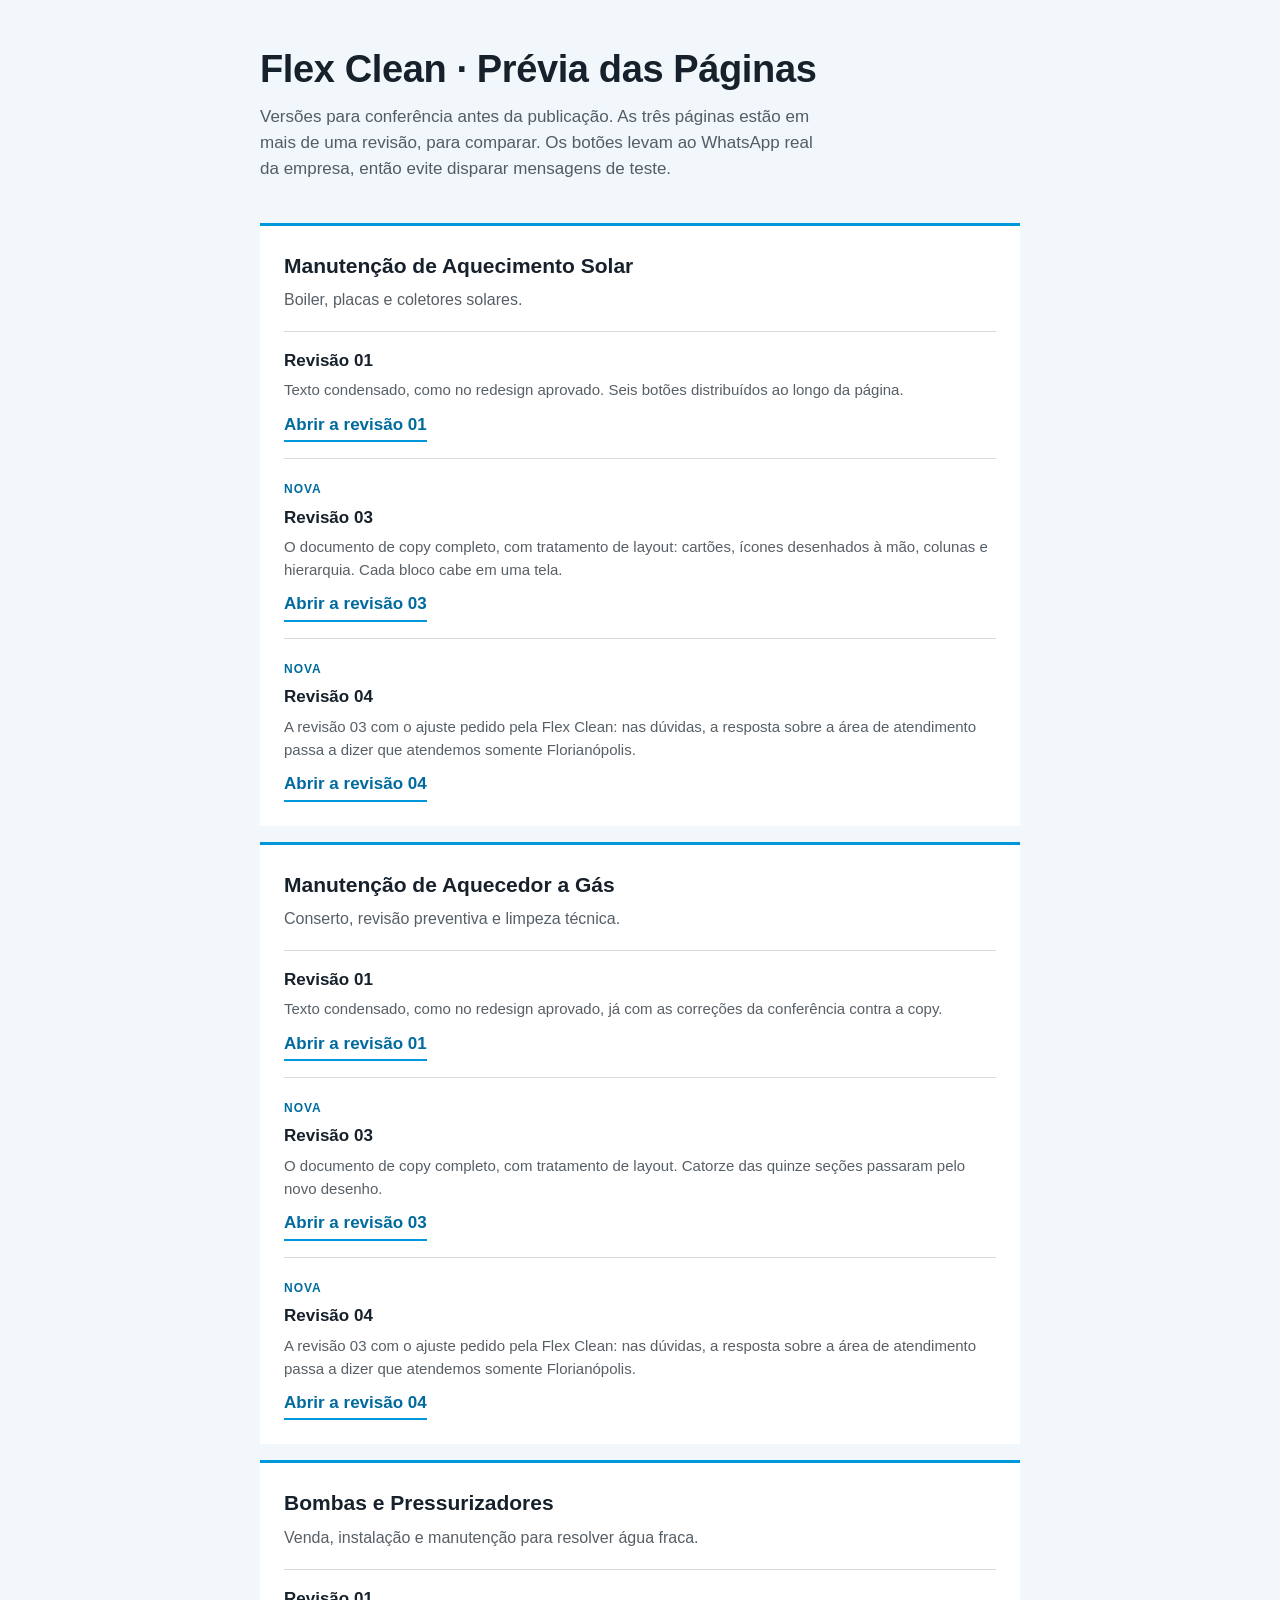
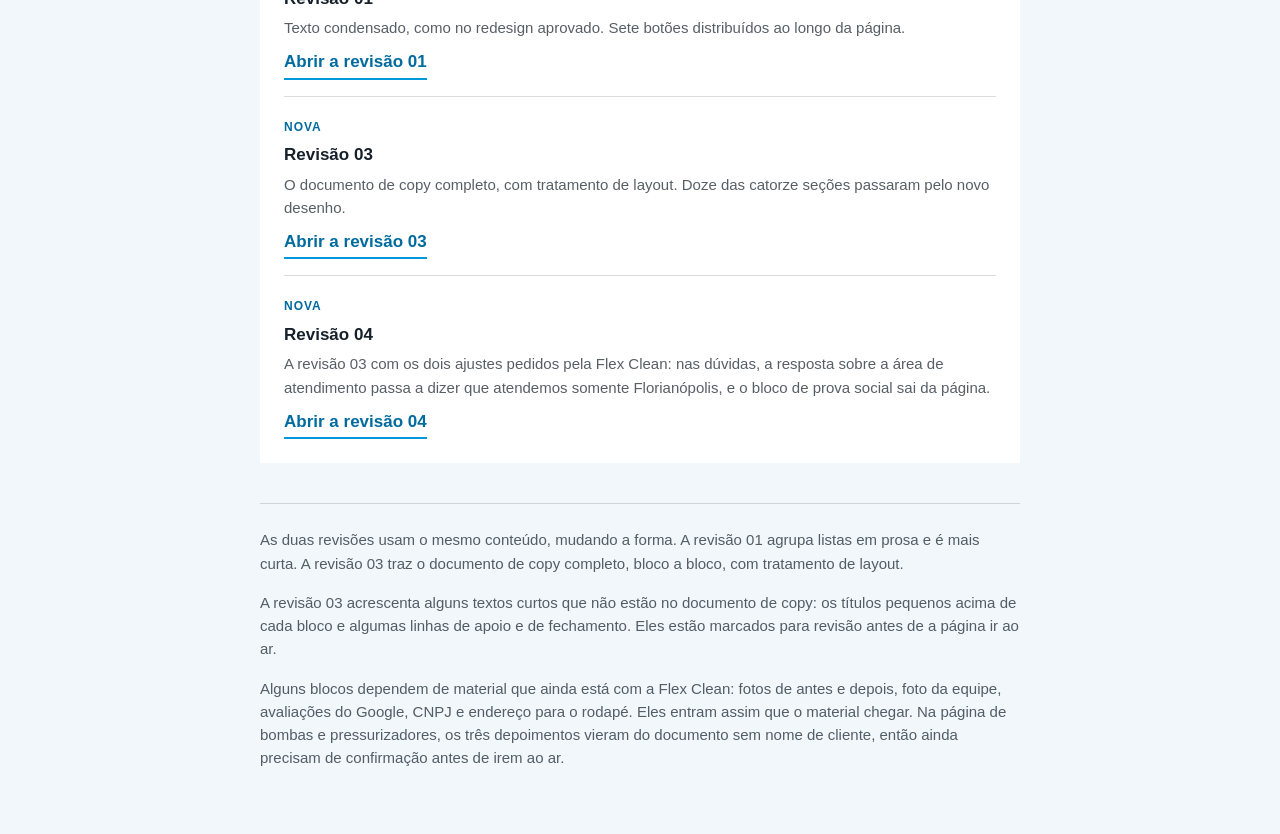
<file: index.html>
<!doctype html>
<html lang="pt-BR">
<head>
<meta charset="utf-8">
<meta name="viewport" content="width=device-width, initial-scale=1">
<meta name="robots" content="noindex, nofollow">
<title>Flex Clean · Prévia das Landing Pages</title>
<style>
  :root {
    --papel: #FFFFFF;
    --nevoa: #F2F7FB;
    --tinta: #16212B;
    --azul: #0098DA;
    --azul-escuro: #006B9E;
    --fio: rgba(22, 33, 43, 0.16);
    --tinta-70: rgba(22, 33, 43, 0.72);
  }
  * { margin: 0; padding: 0; box-sizing: border-box; }
  body {
    font-family: -apple-system, BlinkMacSystemFont, 'Segoe UI', Arial, sans-serif;
    font-size: 17px;
    line-height: 1.55;
    color: var(--tinta);
    background: var(--nevoa);
    padding: 48px 16px 64px;
  }
  .miolo { max-width: 760px; margin: 0 auto; }
  h1 { font-size: clamp(28px, 5vw, 38px); line-height: 1.15; letter-spacing: -0.01em; }
  .apoio { color: var(--tinta-70); margin-top: 12px; max-width: 60ch; }
  ul { list-style: none; margin-top: 40px; }
  li { background: var(--papel); border-top: 3px solid var(--azul); padding: 24px; margin-bottom: 16px; }
  li h2 { font-size: 21px; margin-bottom: 6px; }
  li p { color: var(--tinta-70); font-size: 16px; }
  li a { display: inline-block; margin-top: 16px; font-weight: 700; color: var(--azul-escuro); text-decoration: none; border-bottom: 2px solid var(--azul); padding-bottom: 2px; }
  li a:hover { color: var(--azul); }
  .revisoes { margin-top: 18px; border-top: 1px solid var(--fio); }
  .revisoes > div { padding: 16px 0; border-bottom: 1px solid var(--fio); }
  .revisoes > div:last-child { border-bottom: 0; padding-bottom: 0; }
  .revisoes h3 { font-size: 17px; margin-bottom: 4px; }
  .revisoes p { font-size: 15px; }
  .revisoes a { margin-top: 10px; }

  /* a marcacao da revisao nova e so o selo: o bloco segue o mesmo visual da revisao 01 */
  .selo { display: inline-block; font-size: 12px; font-weight: 700; letter-spacing: 0.08em; text-transform: uppercase; color: var(--azul-escuro); margin-bottom: 6px; }

  .nota { margin-top: 40px; padding-top: 24px; border-top: 1px solid var(--fio); font-size: 15px; color: var(--tinta-70); }
  .nota + .nota { margin-top: 16px; padding-top: 0; border-top: 0; }
</style>
</head>
<body>
<div class="miolo">
  <h1>Flex Clean · Prévia das Páginas</h1>
  <p class="apoio">Versões para conferência antes da publicação. As três páginas estão em mais de uma revisão, para comparar. Os botões levam ao WhatsApp real da empresa, então evite disparar mensagens de teste.</p>
  <ul>
    <li>
      <h2>Manutenção de Aquecimento Solar</h2>
      <p>Boiler, placas e coletores solares.</p>
      <div class="revisoes">
        <div>
          <h3>Revisão 01</h3>
          <p>Texto condensado, como no redesign aprovado. Seis botões distribuídos ao longo da página.</p>
          <a href="solar/">Abrir a revisão 01</a>
        </div>
        <div class="nova">
          <span class="selo">Nova</span>
          <h3>Revisão 03</h3>
          <p>O documento de copy completo, com tratamento de layout: cartões, ícones desenhados à mão, colunas e hierarquia. Cada bloco cabe em uma tela.</p>
          <a href="solar-rev03/">Abrir a revisão 03</a>
        </div>
        <div class="nova">
          <span class="selo">Nova</span>
          <h3>Revisão 04</h3>
          <p>A revisão 03 com o ajuste pedido pela Flex Clean: nas dúvidas, a resposta sobre a área de atendimento passa a dizer que atendemos somente Florianópolis.</p>
          <a href="solar-rev04/">Abrir a revisão 04</a>
        </div>
      </div>
    </li>
    <li>
      <h2>Manutenção de Aquecedor a Gás</h2>
      <p>Conserto, revisão preventiva e limpeza técnica.</p>
      <div class="revisoes">
        <div>
          <h3>Revisão 01</h3>
          <p>Texto condensado, como no redesign aprovado, já com as correções da conferência contra a copy.</p>
          <a href="aquecedor-gas/">Abrir a revisão 01</a>
        </div>
        <div class="nova">
          <span class="selo">Nova</span>
          <h3>Revisão 03</h3>
          <p>O documento de copy completo, com tratamento de layout. Catorze das quinze seções passaram pelo novo desenho.</p>
          <a href="aquecedor-gas-rev03/">Abrir a revisão 03</a>
        </div>
        <div class="nova">
          <span class="selo">Nova</span>
          <h3>Revisão 04</h3>
          <p>A revisão 03 com o ajuste pedido pela Flex Clean: nas dúvidas, a resposta sobre a área de atendimento passa a dizer que atendemos somente Florianópolis.</p>
          <a href="aquecedor-gas-rev04/">Abrir a revisão 04</a>
        </div>
      </div>
    </li>
    <li>
      <h2>Bombas e Pressurizadores</h2>
      <p>Venda, instalação e manutenção para resolver água fraca.</p>
      <div class="revisoes">
        <div>
          <h3>Revisão 01</h3>
          <p>Texto condensado, como no redesign aprovado. Sete botões distribuídos ao longo da página.</p>
          <a href="pressurizadores/">Abrir a revisão 01</a>
        </div>
        <div class="nova">
          <span class="selo">Nova</span>
          <h3>Revisão 03</h3>
          <p>O documento de copy completo, com tratamento de layout. Doze das catorze seções passaram pelo novo desenho.</p>
          <a href="pressurizadores-rev03/">Abrir a revisão 03</a>
        </div>
        <div class="nova">
          <span class="selo">Nova</span>
          <h3>Revisão 04</h3>
          <p>A revisão 03 com os dois ajustes pedidos pela Flex Clean: nas dúvidas, a resposta sobre a área de atendimento passa a dizer que atendemos somente Florianópolis, e o bloco de prova social sai da página.</p>
          <a href="pressurizadores-rev04/">Abrir a revisão 04</a>
        </div>
      </div>
    </li>
  </ul>
  <p class="nota">As duas revisões usam o mesmo conteúdo, mudando a forma. A revisão 01 agrupa listas em prosa e é mais curta. A revisão 03 traz o documento de copy completo, bloco a bloco, com tratamento de layout.</p>
  <p class="nota">A revisão 03 acrescenta alguns textos curtos que não estão no documento de copy: os títulos pequenos acima de cada bloco e algumas linhas de apoio e de fechamento. Eles estão marcados para revisão antes de a página ir ao ar.</p>
  <p class="nota">Alguns blocos dependem de material que ainda está com a Flex Clean: fotos de antes e depois, foto da equipe, avaliações do Google, CNPJ e endereço para o rodapé. Eles entram assim que o material chegar. Na página de bombas e pressurizadores, os três depoimentos vieram do documento sem nome de cliente, então ainda precisam de confirmação antes de irem ao ar.</p>
</div>
</body>
</html>
</file>
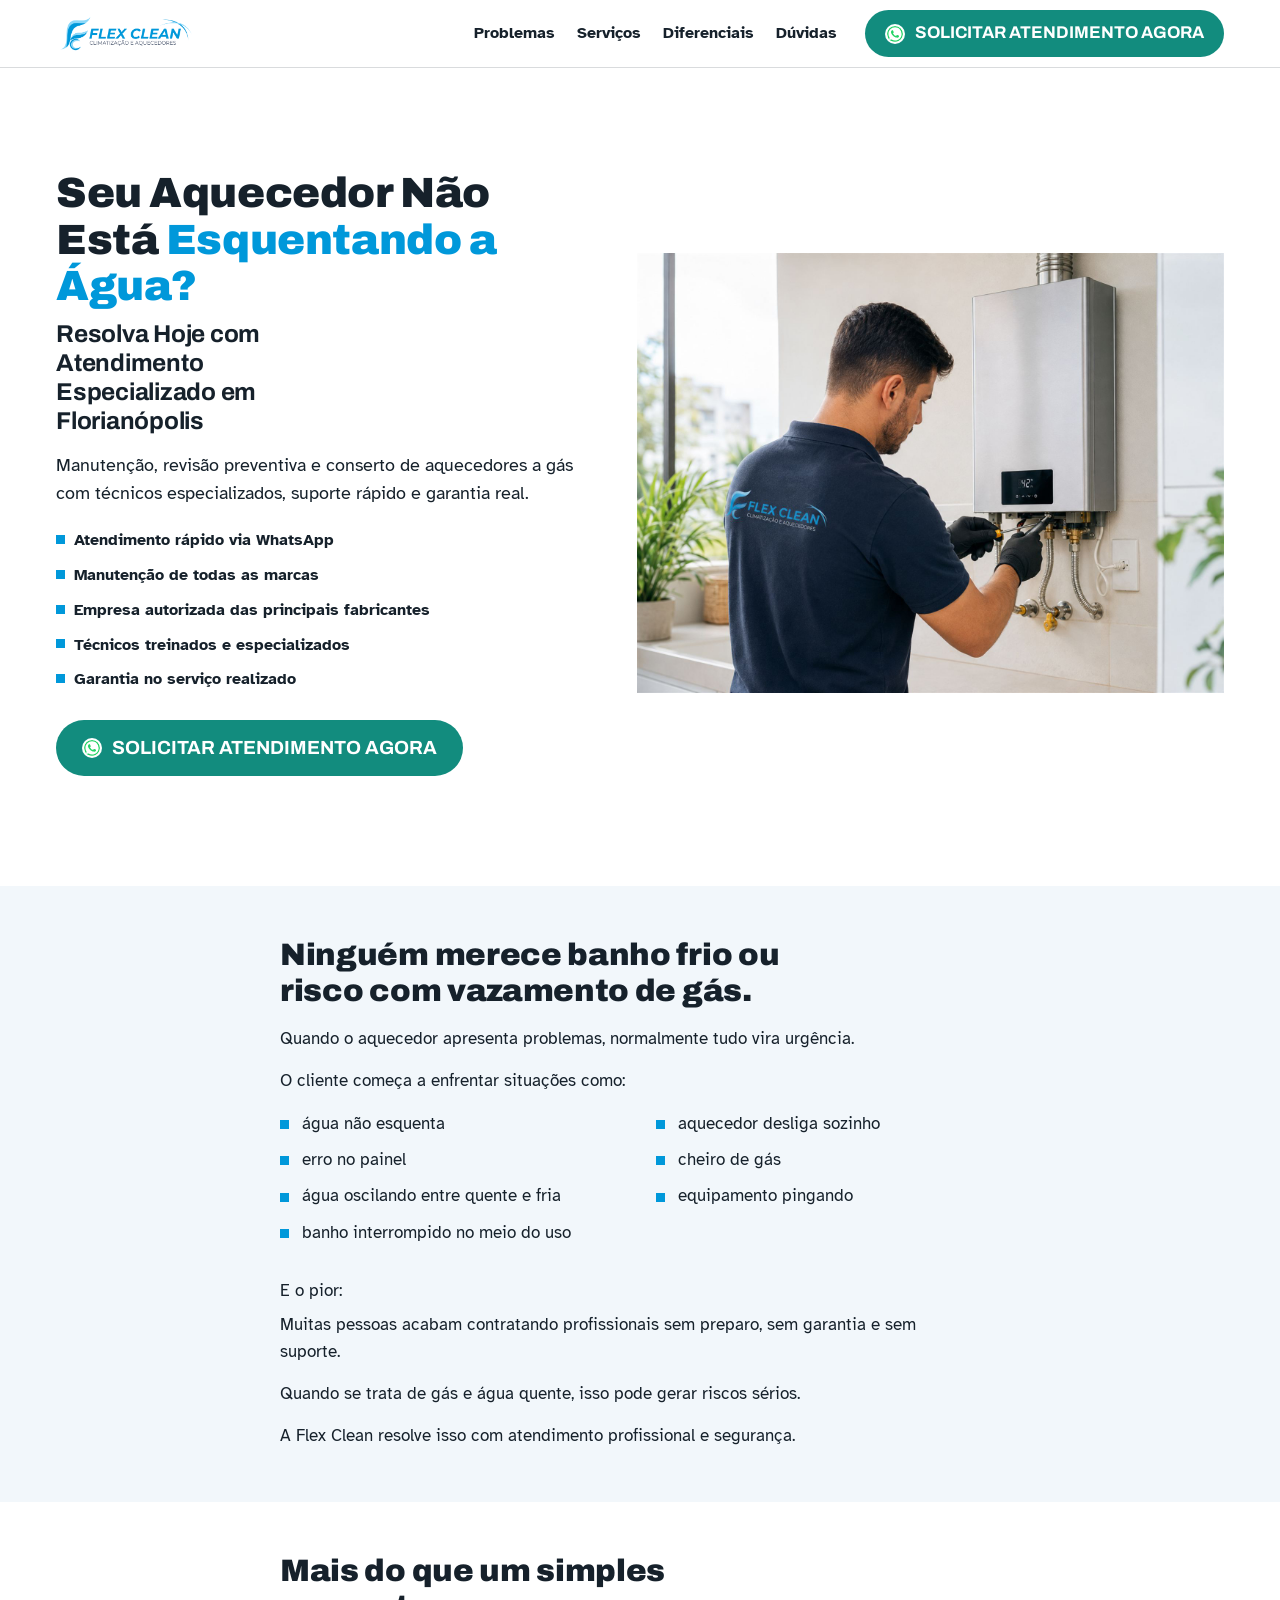
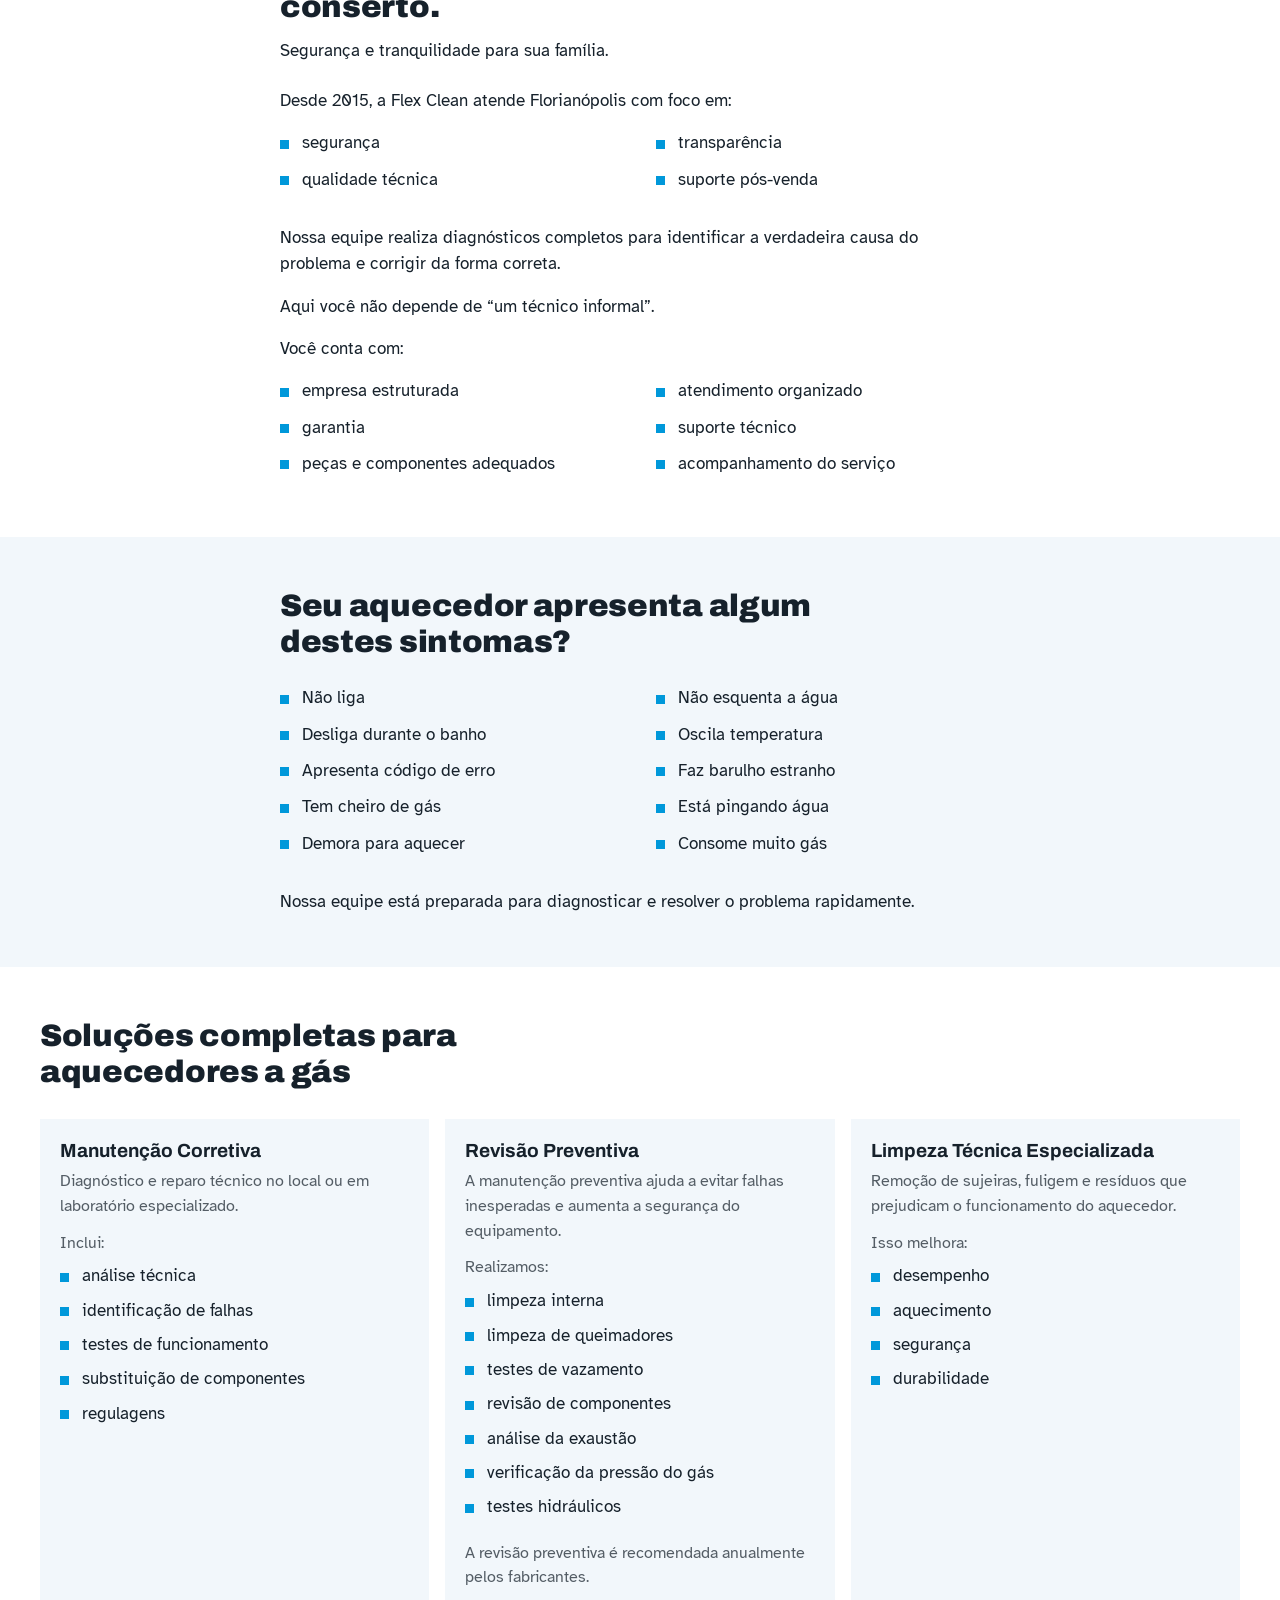
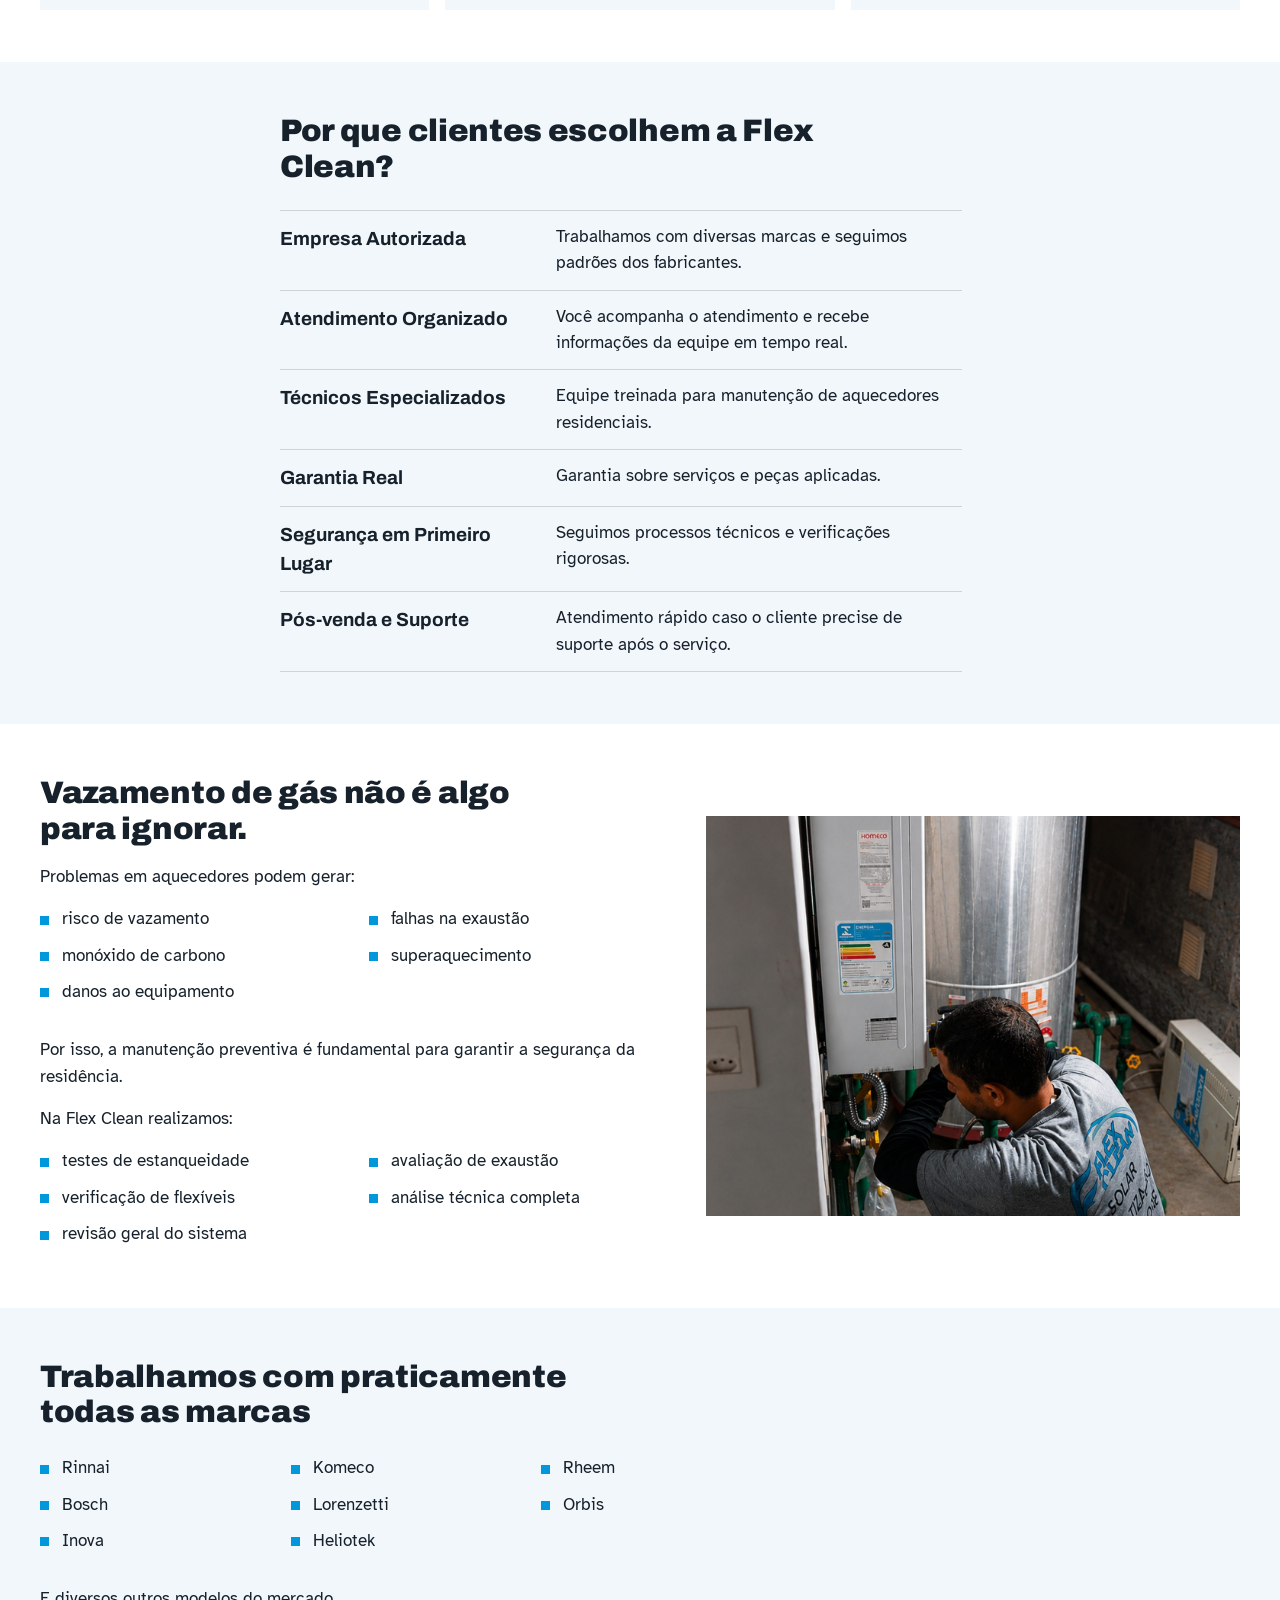
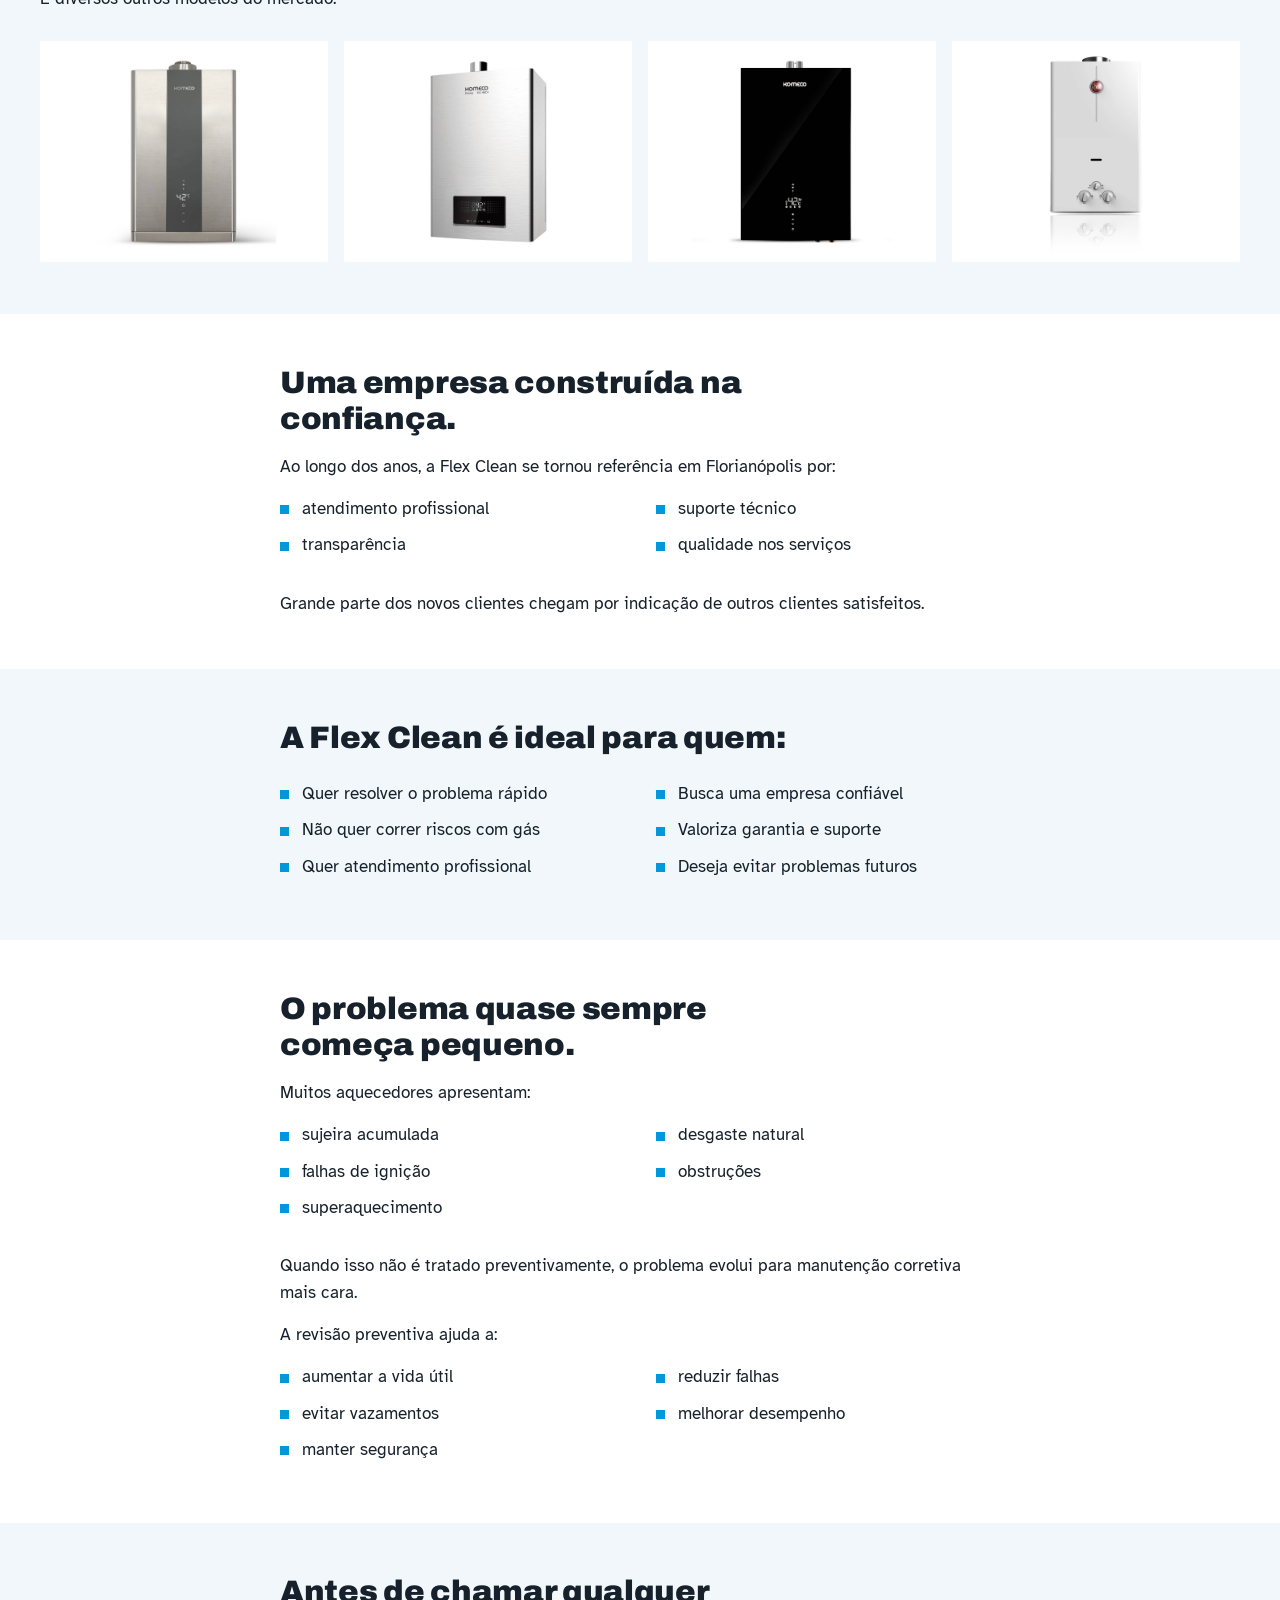
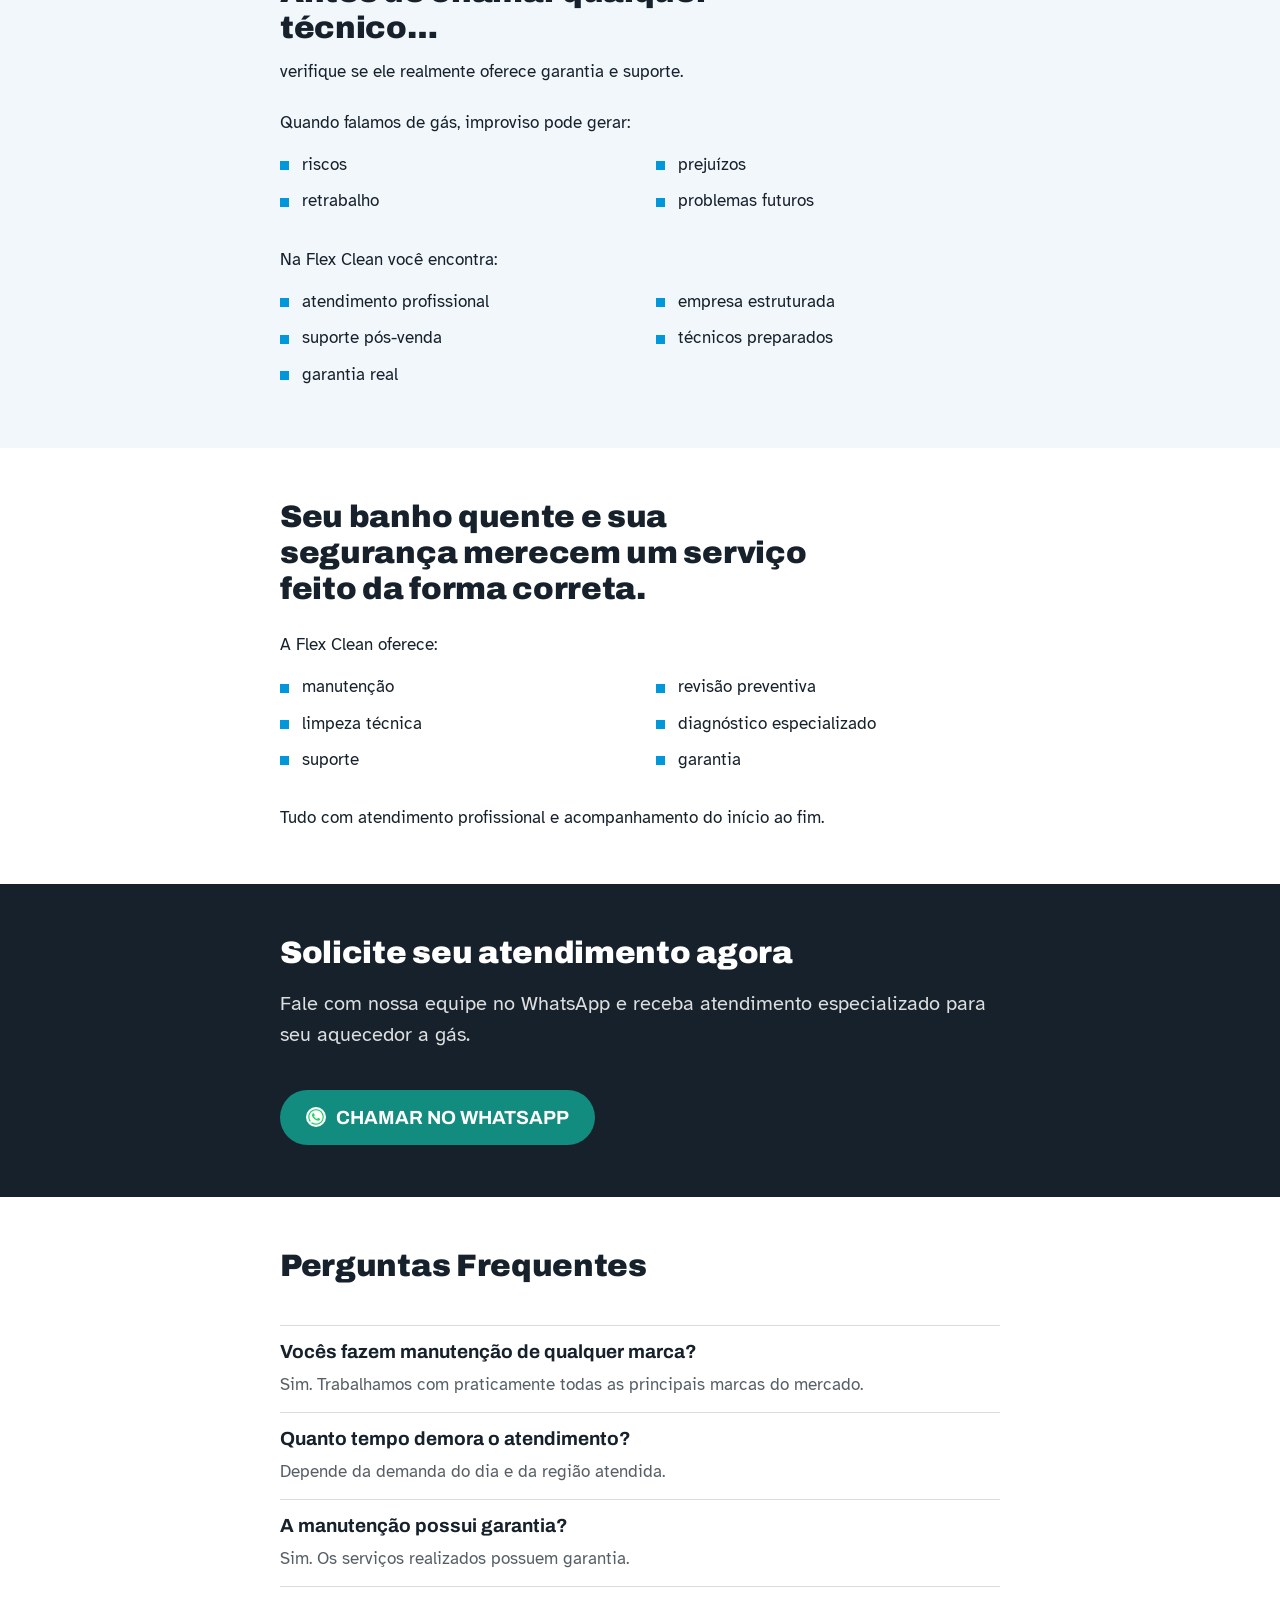
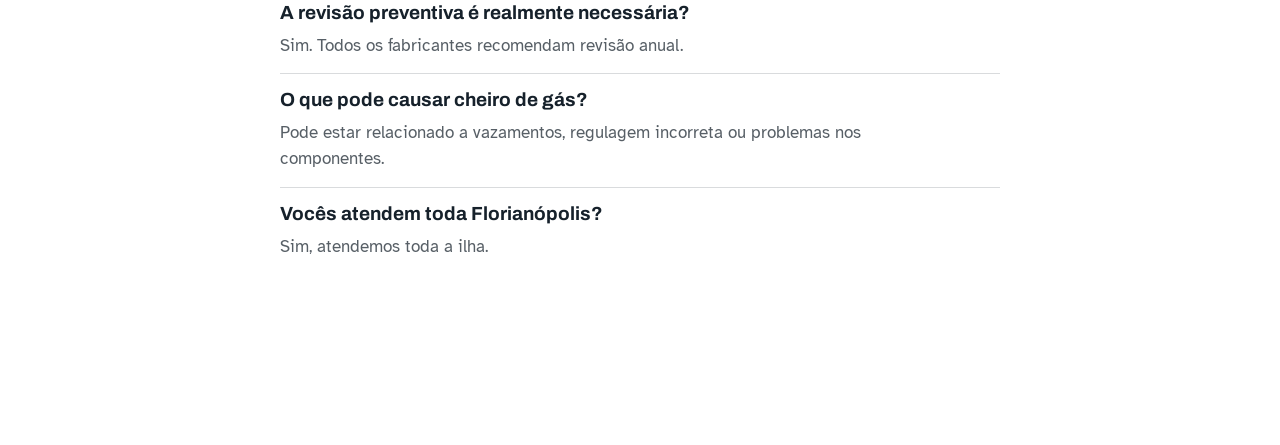
<file: aquecedor-gas-rev02/index.html>
<!doctype html>
<html lang="pt-BR">
<head>
<meta charset="utf-8">
<meta name="viewport" content="width=device-width, initial-scale=1">
<meta name="robots" content="noindex, nofollow">
<title>Flex Clean · Manutenção de Aquecedor a Gás em Florianópolis</title>
<meta name="description" content="Manutenção, revisão preventiva e conserto de aquecedores a gás com técnicos especializados, suporte rápido e garantia real.">
<meta property="og:title" content="Flex Clean · Manutenção de Aquecedor a Gás em Florianópolis">
<meta property="og:description" content="Manutenção, revisão preventiva e conserto de aquecedores a gás com técnicos especializados, suporte rápido e garantia real.">
<meta property="og:image" content="https://servicos.flexclean.com.br/assets/aquecedor-gas/hero-tecnico-aquecedor.jpg">
<meta property="og:type" content="website">
<link rel="icon" href="../assets/aquecedor-gas/logo_flex_clean.png">
<link rel="stylesheet" href="styles.css">
</head>
<body>

<header>
  <div class="cabecalho">
    <img src="../assets/aquecedor-gas/logo_flex_clean.png" alt="Flex Clean" width="140" height="47">
    <nav>
      <a href="#problemas">Problemas</a>
      <a href="#servicos">Serviços</a>
      <a href="#diferenciais">Diferenciais</a>
      <a href="#duvidas">Dúvidas</a>
    </nav>
    <a class="btn-zap" href="https://wa.me/5548992171489?text=Ol%C3%A1!%20Vi%20a%20p%C3%A1gina%20de%20manuten%C3%A7%C3%A3o%20de%20aquecedor%20a%20g%C3%A1s%20e%20quero%20um%20or%C3%A7amento.">
      <svg viewBox="0 0 24 24" aria-hidden="true"><path d="M17.472 14.382c-.297-.149-1.758-.867-2.03-.967-.273-.099-.471-.148-.67.15-.197.297-.767.966-.94 1.164-.173.199-.347.223-.644.075-.297-.15-1.255-.463-2.39-1.475-.883-.788-1.48-1.761-1.653-2.059-.173-.297-.018-.458.13-.606.134-.133.297-.347.446-.52.149-.174.198-.298.297-.497.1-.198.05-.371-.025-.52-.075-.149-.669-1.612-.916-2.207-.242-.579-.487-.5-.669-.51-.173-.008-.371-.01-.57-.01-.198 0-.52.074-.792.372-.272.297-1.04 1.016-1.04 2.479 0 1.462 1.065 2.875 1.213 3.074.149.198 2.096 3.2 5.077 4.487.709.306 1.262.489 1.694.625.712.227 1.36.195 1.871.118.571-.085 1.758-.719 2.006-1.413.248-.694.248-1.289.173-1.413-.074-.124-.272-.198-.57-.347m-5.421 7.403h-.004a9.87 9.87 0 0 1-5.031-1.378l-.361-.214-3.741.982.998-3.648-.235-.374a9.86 9.86 0 0 1-1.51-5.26c.001-5.45 4.436-9.884 9.888-9.884 2.64 0 5.122 1.03 6.988 2.898a9.825 9.825 0 0 1 2.893 6.994c-.003 5.45-4.437 9.884-9.885 9.884m8.413-18.297A11.815 11.815 0 0 0 12.05 0C5.495 0 .16 5.335.157 11.892c0 2.096.547 4.142 1.588 5.945L.057 24l6.305-1.654a11.882 11.882 0 0 0 5.683 1.448h.005c6.554 0 11.89-5.335 11.893-11.893a11.821 11.821 0 0 0-3.48-8.413Z"/></svg>
      SOLICITAR ATENDIMENTO AGORA
    </a>
  </div>
</header>

<!-- HERO — PRIMEIRA DOBRA -->
<section class="hero">
  <div>
    <h1>Seu Aquecedor Não Está <span class="marca-azul">Esquentando a Água?</span></h1>
    <p class="chamada">Resolva Hoje com Atendimento Especializado em Florianópolis</p>
    <p class="apoio">Manutenção, revisão preventiva e conserto de aquecedores a gás com técnicos especializados, suporte rápido e garantia real.</p>
    <ul class="provas">
      <li>Atendimento rápido via WhatsApp</li>
      <li>Manutenção de todas as marcas</li>
      <li>Empresa autorizada das principais fabricantes</li>
      <li>Técnicos treinados e especializados</li>
      <li>Garantia no serviço realizado</li>
    </ul>
    <div class="acao">
      <a class="btn-zap" href="https://wa.me/5548992171489?text=Ol%C3%A1!%20Vi%20a%20p%C3%A1gina%20de%20manuten%C3%A7%C3%A3o%20de%20aquecedor%20a%20g%C3%A1s%20e%20quero%20um%20or%C3%A7amento.">
        <svg viewBox="0 0 24 24" aria-hidden="true"><path d="M17.472 14.382c-.297-.149-1.758-.867-2.03-.967-.273-.099-.471-.148-.67.15-.197.297-.767.966-.94 1.164-.173.199-.347.223-.644.075-.297-.15-1.255-.463-2.39-1.475-.883-.788-1.48-1.761-1.653-2.059-.173-.297-.018-.458.13-.606.134-.133.297-.347.446-.52.149-.174.198-.298.297-.497.1-.198.05-.371-.025-.52-.075-.149-.669-1.612-.916-2.207-.242-.579-.487-.5-.669-.51-.173-.008-.371-.01-.57-.01-.198 0-.52.074-.792.372-.272.297-1.04 1.016-1.04 2.479 0 1.462 1.065 2.875 1.213 3.074.149.198 2.096 3.2 5.077 4.487.709.306 1.262.489 1.694.625.712.227 1.36.195 1.871.118.571-.085 1.758-.719 2.006-1.413.248-.694.248-1.289.173-1.413-.074-.124-.272-.198-.57-.347m-5.421 7.403h-.004a9.87 9.87 0 0 1-5.031-1.378l-.361-.214-3.741.982.998-3.648-.235-.374a9.86 9.86 0 0 1-1.51-5.26c.001-5.45 4.436-9.884 9.888-9.884 2.64 0 5.122 1.03 6.988 2.898a9.825 9.825 0 0 1 2.893 6.994c-.003 5.45-4.437 9.884-9.885 9.884m8.413-18.297A11.815 11.815 0 0 0 12.05 0C5.495 0 .16 5.335.157 11.892c0 2.096.547 4.142 1.588 5.945L.057 24l6.305-1.654a11.882 11.882 0 0 0 5.683 1.448h.005c6.554 0 11.89-5.335 11.893-11.893a11.821 11.821 0 0 0-3.48-8.413Z"/></svg>
        SOLICITAR ATENDIMENTO AGORA
      </a>
    </div>
  </div>
  <figure>
    <img class="foto-4x3" src="../assets/aquecedor-gas/hero-tecnico-aquecedor.jpg" alt="Técnico da Flex Clean fazendo manutenção em um aquecedor a gás de parede" width="1600" height="1200" fetchpriority="high">
  </figure>
</section>

<!-- BLOCO DE IDENTIFICAÇÃO (DOR) -->
<section class="faixa faixa-nevoa">
  <div class="miolo-texto">
    <h2>Ninguém merece banho frio ou risco com vazamento de gás.</h2>
    <p style="margin-top: 16px;">Quando o aquecedor apresenta problemas, normalmente tudo vira urgência.</p>
    <p style="margin-top: 16px;">O cliente começa a enfrentar situações como:</p>
    <ul class="lista-simples duas" style="margin-top: 16px;">
      <li>água não esquenta</li>
      <li>aquecedor desliga sozinho</li>
      <li>erro no painel</li>
      <li>cheiro de gás</li>
      <li>água oscilando entre quente e fria</li>
      <li>equipamento pingando</li>
      <li>banho interrompido no meio do uso</li>
    </ul>
    <p style="margin-top: 24px;">E o pior:</p>
    <p style="margin-top: 8px;">Muitas pessoas acabam contratando profissionais sem preparo, sem garantia e sem suporte.</p>
    <p style="margin-top: 16px;">Quando se trata de gás e água quente, isso pode gerar riscos sérios.</p>
    <p style="margin-top: 16px;">A Flex Clean resolve isso com atendimento profissional e segurança.</p>
  </div>
</section>

<!-- O CONCEITO -->
<section class="faixa">
  <div class="miolo-texto">
    <h2>Mais do que um simples conserto.</h2>
    <p class="apoio" style="margin-top: 12px;">Segurança e tranquilidade para sua família.</p>
    <p style="margin-top: 24px;">Desde 2015, a Flex Clean atende Florianópolis com foco em:</p>
    <ul class="lista-simples duas" style="margin-top: 16px;">
      <li>segurança</li>
      <li>transparência</li>
      <li>qualidade técnica</li>
      <li>suporte pós-venda</li>
    </ul>
    <p style="margin-top: 24px;">Nossa equipe realiza diagnósticos completos para identificar a verdadeira causa do problema e corrigir da forma correta.</p>
    <p style="margin-top: 16px;">Aqui você não depende de “um técnico informal”.</p>
    <p style="margin-top: 16px;">Você conta com:</p>
    <ul class="lista-simples duas" style="margin-top: 16px;">
      <li>empresa estruturada</li>
      <li>atendimento organizado</li>
      <li>garantia</li>
      <li>suporte técnico</li>
      <li>peças e componentes adequados</li>
      <li>acompanhamento do serviço</li>
    </ul>
  </div>
</section>

<!-- PRINCIPAIS PROBLEMAS QUE RESOLVEMOS -->
<section class="faixa faixa-nevoa" id="problemas">
  <div class="miolo-texto">
    <h2>Seu aquecedor apresenta algum destes sintomas?</h2>
    <ul class="lista-simples duas" style="margin-top: 24px;">
      <li>Não liga</li>
      <li>Não esquenta a água</li>
      <li>Desliga durante o banho</li>
      <li>Oscila temperatura</li>
      <li>Apresenta código de erro</li>
      <li>Faz barulho estranho</li>
      <li>Tem cheiro de gás</li>
      <li>Está pingando água</li>
      <li>Demora para aquecer</li>
      <li>Consome muito gás</li>
    </ul>
    <p style="margin-top: 24px;">Nossa equipe está preparada para diagnosticar e resolver o problema rapidamente.</p>
  </div>
</section>

<!-- SERVIÇOS -->
<section class="faixa" id="servicos">
  <div class="miolo">
    <div class="miolo-texto" style="margin: 0;">
      <h2>Soluções completas para aquecedores a gás</h2>
    </div>
    <div class="servicos-grade">
      <div class="servico servico-texto">
        <h3>Manutenção Corretiva</h3>
        <p>Diagnóstico e reparo técnico no local ou em laboratório especializado.</p>
        <p style="margin-top: 12px;">Inclui:</p>
        <ul class="lista-simples" style="margin-top: 8px;">
          <li>análise técnica</li>
          <li>identificação de falhas</li>
          <li>testes de funcionamento</li>
          <li>substituição de componentes</li>
          <li>regulagens</li>
        </ul>
      </div>
      <div class="servico servico-texto">
        <h3>Revisão Preventiva</h3>
        <p>A manutenção preventiva ajuda a evitar falhas inesperadas e aumenta a segurança do equipamento.</p>
        <p style="margin-top: 12px;">Realizamos:</p>
        <ul class="lista-simples" style="margin-top: 8px;">
          <li>limpeza interna</li>
          <li>limpeza de queimadores</li>
          <li>testes de vazamento</li>
          <li>revisão de componentes</li>
          <li>análise da exaustão</li>
          <li>verificação da pressão do gás</li>
          <li>testes hidráulicos</li>
        </ul>
        <p style="margin-top: 12px;">A revisão preventiva é recomendada anualmente pelos fabricantes.</p>
      </div>
      <div class="servico servico-texto">
        <h3>Limpeza Técnica Especializada</h3>
        <p>Remoção de sujeiras, fuligem e resíduos que prejudicam o funcionamento do aquecedor.</p>
        <p style="margin-top: 12px;">Isso melhora:</p>
        <ul class="lista-simples" style="margin-top: 8px;">
          <li>desempenho</li>
          <li>aquecimento</li>
          <li>segurança</li>
          <li>durabilidade</li>
        </ul>
      </div>
    </div>
  </div>
</section>

<!-- DIFERENCIAIS FLEX CLEAN -->
<section class="faixa faixa-nevoa" id="diferenciais">
  <div class="miolo-texto">
    <h2>Por que clientes escolhem a Flex Clean?</h2>
    <ul class="razoes">
      <li><b>Empresa Autorizada</b><span>Trabalhamos com diversas marcas e seguimos padrões dos fabricantes.</span></li>
      <li><b>Atendimento Organizado</b><span>Você acompanha o atendimento e recebe informações da equipe em tempo real.</span></li>
      <li><b>Técnicos Especializados</b><span>Equipe treinada para manutenção de aquecedores residenciais.</span></li>
      <li><b>Garantia Real</b><span>Garantia sobre serviços e peças aplicadas.</span></li>
      <li><b>Segurança em Primeiro Lugar</b><span>Seguimos processos técnicos e verificações rigorosas.</span></li>
      <li><b>Pós-venda e Suporte</b><span>Atendimento rápido caso o cliente precise de suporte após o serviço.</span></li>
    </ul>
  </div>
</section>

<!-- SEGURANÇA -->
<section class="faixa">
  <div class="miolo dobra">
    <div>
      <h2>Vazamento de gás não é algo para ignorar.</h2>
      <p style="margin-top: 16px;">Problemas em aquecedores podem gerar:</p>
      <ul class="lista-simples duas" style="margin-top: 16px;">
        <li>risco de vazamento</li>
        <li>falhas na exaustão</li>
        <li>monóxido de carbono</li>
        <li>superaquecimento</li>
        <li>danos ao equipamento</li>
      </ul>
      <p style="margin-top: 24px;">Por isso, a manutenção preventiva é fundamental para garantir a segurança da residência.</p>
      <p style="margin-top: 16px;">Na Flex Clean realizamos:</p>
      <ul class="lista-simples duas" style="margin-top: 16px;">
        <li>testes de estanqueidade</li>
        <li>avaliação de exaustão</li>
        <li>verificação de flexíveis</li>
        <li>análise técnica completa</li>
        <li>revisão geral do sistema</li>
      </ul>
    </div>
    <figure>
      <img class="foto-4x3" src="../assets/aquecedor-gas/hero-tecnico-aquecedor-real.jpg" alt="Técnico da Flex Clean em manutenção de aquecedor a gás em residência de Florianópolis" width="1600" height="1200" loading="lazy">
    </figure>
  </div>
</section>

<!-- MARCAS ATENDIDAS -->
<section class="faixa faixa-nevoa">
  <div class="miolo">
    <div class="miolo-texto" style="margin: 0;">
      <h2>Trabalhamos com praticamente todas as marcas</h2>
      <ul class="lista-simples tres" style="margin-top: 24px;">
        <li>Rinnai</li>
        <li>Komeco</li>
        <li>Rheem</li>
        <li>Bosch</li>
        <li>Lorenzetti</li>
        <li>Orbis</li>
        <li>Inova</li>
        <li>Heliotek</li>
      </ul>
      <p style="margin-top: 24px;">E diversos outros modelos do mercado.</p>
    </div>
    <div class="equipamentos">
      <figure><img src="../assets/aquecedor-gas/aquecedor-digital-komeco.jpg" alt="Aquecedor de água a gás digital Komeco" width="1000" height="1000" loading="lazy"></figure>
      <figure><img src="../assets/aquecedor-gas/aquecedor-prime-komeco.jpg" alt="Aquecedor de água a gás Prime Komeco" width="1000" height="1000" loading="lazy"></figure>
      <figure><img src="../assets/aquecedor-gas/aquecedor-decor-komeco.jpg" alt="Aquecedor de água a gás Decor Komeco" width="1000" height="1000" loading="lazy"></figure>
      <figure><img src="../assets/aquecedor-gas/aquecedor-passagem-mecanico.png" alt="Aquecedor de passagem mecânico" width="1100" height="1100" loading="lazy"></figure>
    </div>
  </div>
</section>

<!-- PROVA SOCIAL -->
<section class="faixa">
  <div class="miolo-texto">
    <h2>Uma empresa construída na confiança.</h2>
    <p style="margin-top: 16px;">Ao longo dos anos, a Flex Clean se tornou referência em Florianópolis por:</p>
    <ul class="lista-simples duas" style="margin-top: 16px;">
      <li>atendimento profissional</li>
      <li>suporte técnico</li>
      <li>transparência</li>
      <li>qualidade nos serviços</li>
    </ul>
    <p style="margin-top: 24px;">Grande parte dos novos clientes chegam por indicação de outros clientes satisfeitos.</p>
  </div>
</section>

<!-- PARA QUEM É -->
<section class="faixa faixa-nevoa">
  <div class="miolo-texto">
    <h2>A Flex Clean é ideal para quem:</h2>
    <ul class="lista-simples duas" style="margin-top: 24px;">
      <li>Quer resolver o problema rápido</li>
      <li>Busca uma empresa confiável</li>
      <li>Não quer correr riscos com gás</li>
      <li>Valoriza garantia e suporte</li>
      <li>Quer atendimento profissional</li>
      <li>Deseja evitar problemas futuros</li>
    </ul>
  </div>
</section>

<!-- BLOCO PREVENTIVO -->
<section class="faixa">
  <div class="miolo-texto">
    <h2>O problema quase sempre começa pequeno.</h2>
    <p style="margin-top: 16px;">Muitos aquecedores apresentam:</p>
    <ul class="lista-simples duas" style="margin-top: 16px;">
      <li>sujeira acumulada</li>
      <li>desgaste natural</li>
      <li>falhas de ignição</li>
      <li>obstruções</li>
      <li>superaquecimento</li>
    </ul>
    <p style="margin-top: 24px;">Quando isso não é tratado preventivamente, o problema evolui para manutenção corretiva mais cara.</p>
    <p style="margin-top: 16px;">A revisão preventiva ajuda a:</p>
    <ul class="lista-simples duas" style="margin-top: 16px;">
      <li>aumentar a vida útil</li>
      <li>reduzir falhas</li>
      <li>evitar vazamentos</li>
      <li>melhorar desempenho</li>
      <li>manter segurança</li>
    </ul>
  </div>
</section>

<!-- PRÉ-FECHAMENTO -->
<section class="faixa faixa-nevoa">
  <div class="miolo-texto">
    <h2>Antes de chamar qualquer técnico…</h2>
    <p style="margin-top: 12px;">verifique se ele realmente oferece garantia e suporte.</p>
    <p style="margin-top: 24px;">Quando falamos de gás, improviso pode gerar:</p>
    <ul class="lista-simples duas" style="margin-top: 16px;">
      <li>riscos</li>
      <li>prejuízos</li>
      <li>retrabalho</li>
      <li>problemas futuros</li>
    </ul>
    <p style="margin-top: 24px;">Na Flex Clean você encontra:</p>
    <ul class="lista-simples duas" style="margin-top: 16px;">
      <li>atendimento profissional</li>
      <li>empresa estruturada</li>
      <li>suporte pós-venda</li>
      <li>técnicos preparados</li>
      <li>garantia real</li>
    </ul>
  </div>
</section>

<!-- FECHAMENTO -->
<section class="faixa">
  <div class="miolo-texto">
    <h2>Seu banho quente e sua segurança merecem um serviço feito da forma correta.</h2>
    <p style="margin-top: 24px;">A Flex Clean oferece:</p>
    <ul class="lista-simples duas" style="margin-top: 16px;">
      <li>manutenção</li>
      <li>revisão preventiva</li>
      <li>limpeza técnica</li>
      <li>diagnóstico especializado</li>
      <li>suporte</li>
      <li>garantia</li>
    </ul>
    <p style="margin-top: 24px;">Tudo com atendimento profissional e acompanhamento do início ao fim.</p>
  </div>
</section>

<!-- CTA FINAL -->
<section class="faixa faixa-tinta">
  <div class="miolo-texto">
    <h2>Solicite seu atendimento agora</h2>
    <p class="apoio" style="margin-top: 16px;">Fale com nossa equipe no WhatsApp e receba atendimento especializado para seu aquecedor a gás.</p>
    <div class="acao" style="margin-top: 40px;">
      <a class="btn-zap" href="https://wa.me/5548992171489?text=Ol%C3%A1!%20Vi%20a%20p%C3%A1gina%20de%20manuten%C3%A7%C3%A3o%20de%20aquecedor%20a%20g%C3%A1s%20e%20quero%20um%20or%C3%A7amento.">
        <svg viewBox="0 0 24 24" aria-hidden="true"><path d="M17.472 14.382c-.297-.149-1.758-.867-2.03-.967-.273-.099-.471-.148-.67.15-.197.297-.767.966-.94 1.164-.173.199-.347.223-.644.075-.297-.15-1.255-.463-2.39-1.475-.883-.788-1.48-1.761-1.653-2.059-.173-.297-.018-.458.13-.606.134-.133.297-.347.446-.52.149-.174.198-.298.297-.497.1-.198.05-.371-.025-.52-.075-.149-.669-1.612-.916-2.207-.242-.579-.487-.5-.669-.51-.173-.008-.371-.01-.57-.01-.198 0-.52.074-.792.372-.272.297-1.04 1.016-1.04 2.479 0 1.462 1.065 2.875 1.213 3.074.149.198 2.096 3.2 5.077 4.487.709.306 1.262.489 1.694.625.712.227 1.36.195 1.871.118.571-.085 1.758-.719 2.006-1.413.248-.694.248-1.289.173-1.413-.074-.124-.272-.198-.57-.347m-5.421 7.403h-.004a9.87 9.87 0 0 1-5.031-1.378l-.361-.214-3.741.982.998-3.648-.235-.374a9.86 9.86 0 0 1-1.51-5.26c.001-5.45 4.436-9.884 9.888-9.884 2.64 0 5.122 1.03 6.988 2.898a9.825 9.825 0 0 1 2.893 6.994c-.003 5.45-4.437 9.884-9.885 9.884m8.413-18.297A11.815 11.815 0 0 0 12.05 0C5.495 0 .16 5.335.157 11.892c0 2.096.547 4.142 1.588 5.945L.057 24l6.305-1.654a11.882 11.882 0 0 0 5.683 1.448h.005c6.554 0 11.89-5.335 11.893-11.893a11.821 11.821 0 0 0-3.48-8.413Z"/></svg>
        CHAMAR NO WHATSAPP
      </a>
    </div>
  </div>
</section>

<!-- FAQ -->
<section class="faixa" id="duvidas">
  <div class="miolo-texto">
    <h2>Perguntas Frequentes</h2>
    <div class="duvida" style="margin-top: 40px;">
      <h3>Vocês fazem manutenção de qualquer marca?</h3>
      <p>Sim. Trabalhamos com praticamente todas as principais marcas do mercado.</p>
    </div>
    <div class="duvida">
      <h3>Quanto tempo demora o atendimento?</h3>
      <p>Depende da demanda do dia e da região atendida.</p>
    </div>
    <div class="duvida">
      <h3>A manutenção possui garantia?</h3>
      <p>Sim. Os serviços realizados possuem garantia.</p>
    </div>
    <div class="duvida">
      <h3>A revisão preventiva é realmente necessária?</h3>
      <p>Sim. Todos os fabricantes recomendam revisão anual.</p>
    </div>
    <div class="duvida">
      <h3>O que pode causar cheiro de gás?</h3>
      <p>Pode estar relacionado a vazamentos, regulagem incorreta ou problemas nos componentes.</p>
    </div>
    <div class="duvida">
      <h3>Vocês atendem toda Florianópolis?</h3>
      <p>Sim, atendemos toda a ilha.</p>
    </div>
    <div class="rodape" style="margin-top: 56px;">
      <span>Flex Clean · Climatização e Aquecedores</span>
      <span>© 2026 Flex Clean</span>
    </div>
  </div>
</section>

<div class="barra-mobile">
  <a href="https://wa.me/5548992171489?text=Ol%C3%A1!%20Vi%20a%20p%C3%A1gina%20de%20manuten%C3%A7%C3%A3o%20de%20aquecedor%20a%20g%C3%A1s%20e%20quero%20um%20or%C3%A7amento.">CHAMAR NO WHATSAPP</a>
</div>

</body>
</html>
</file>
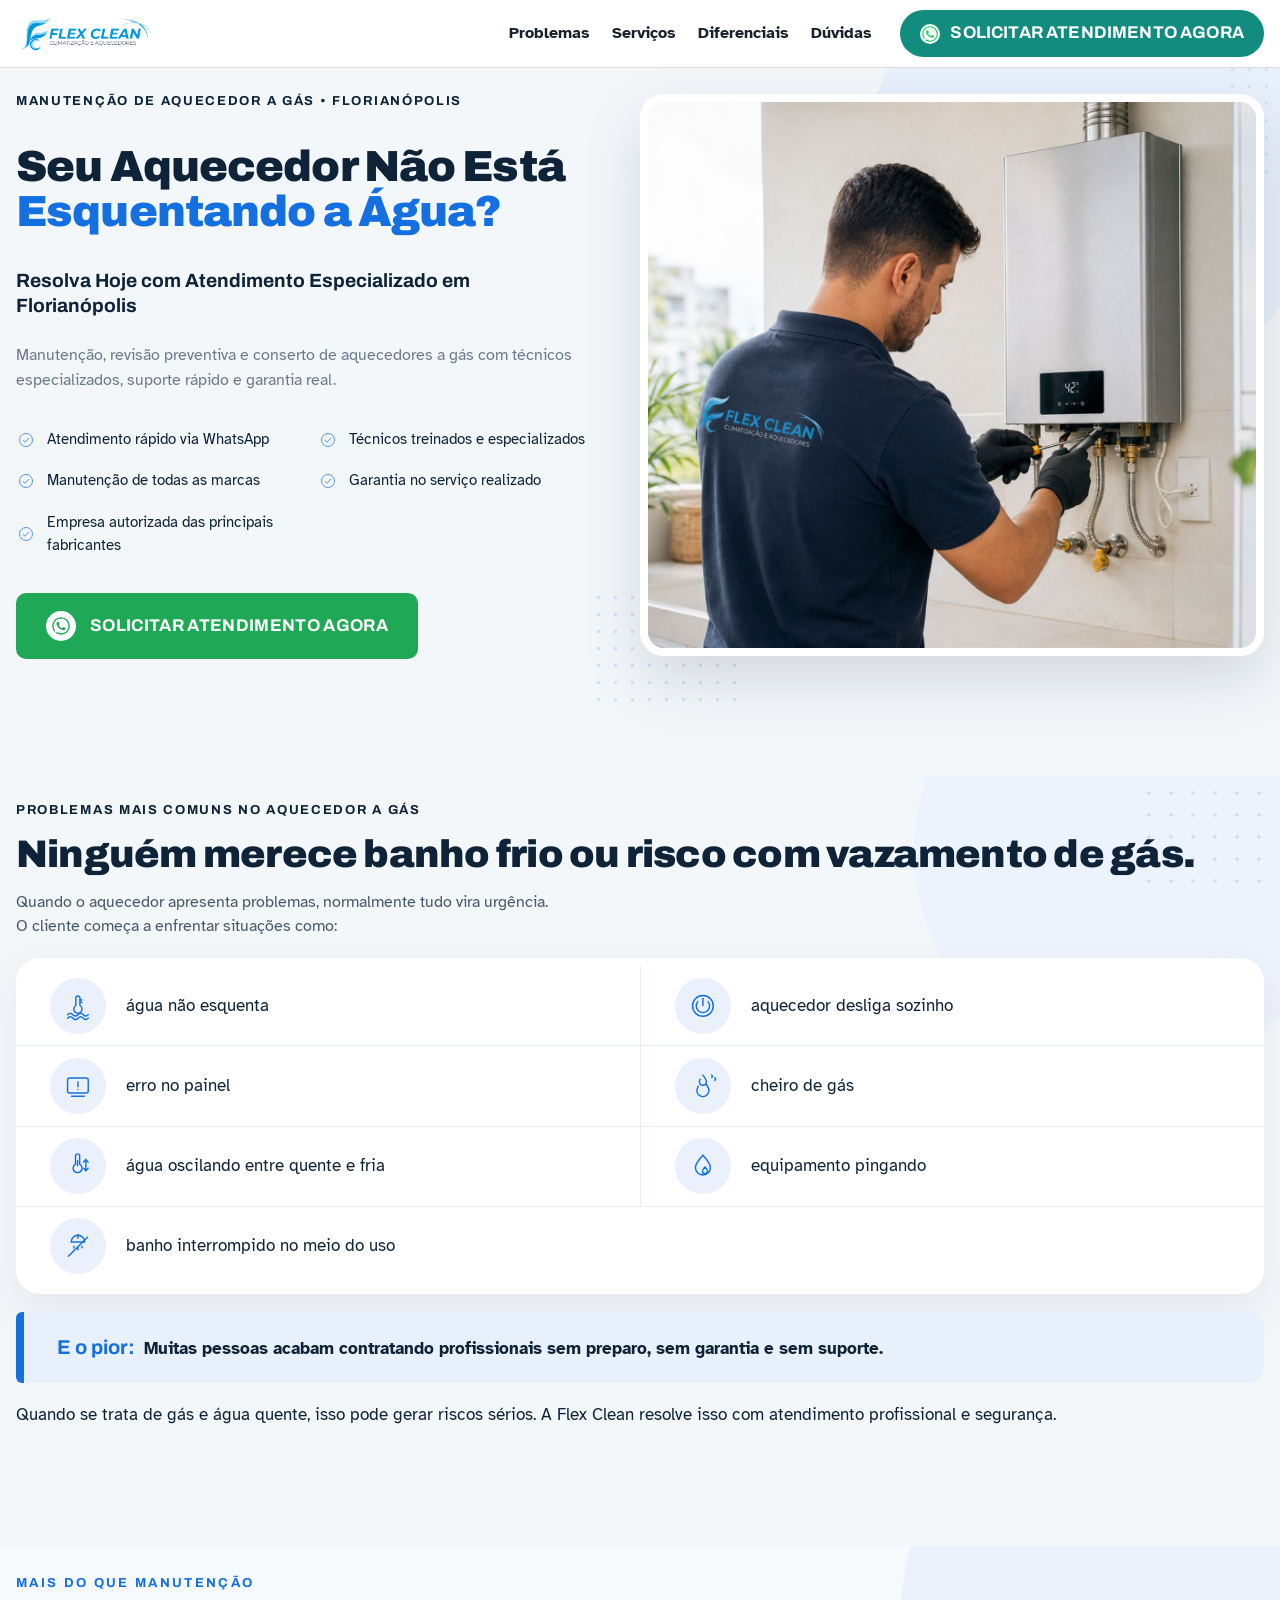
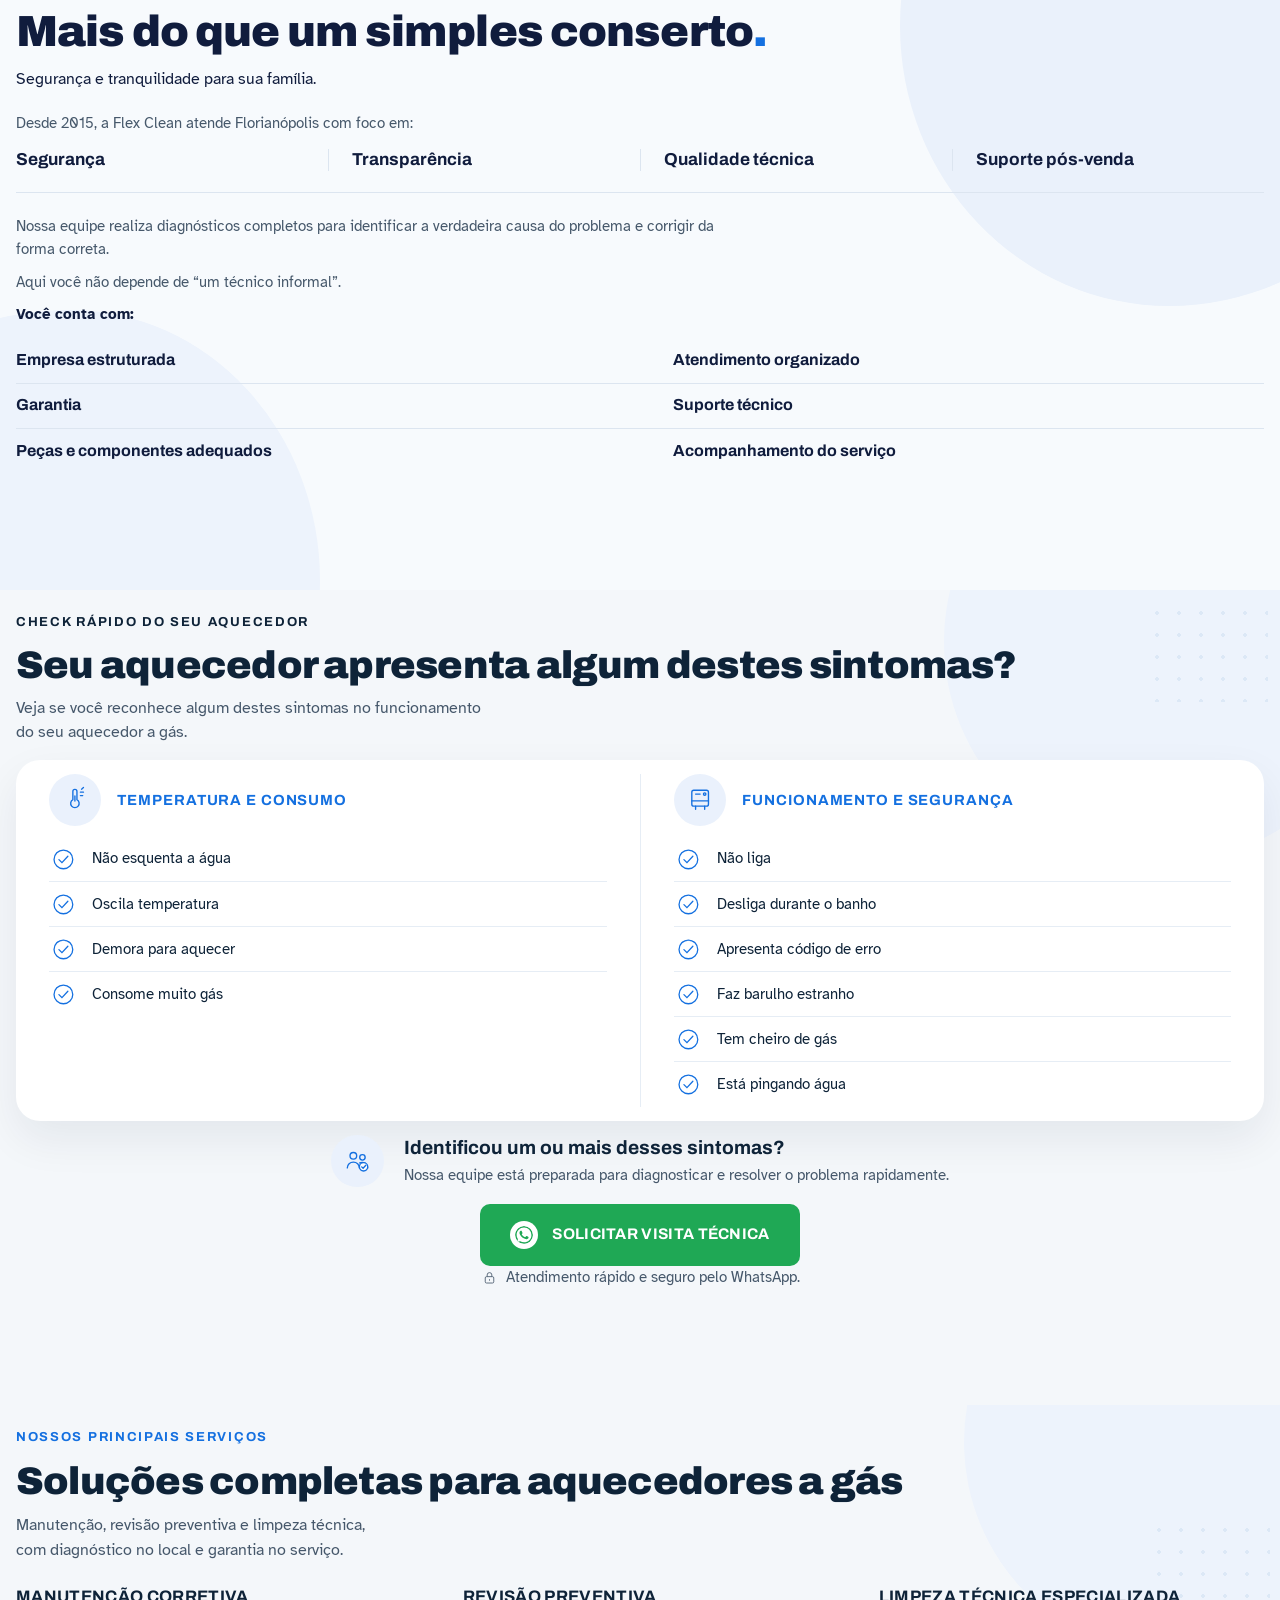
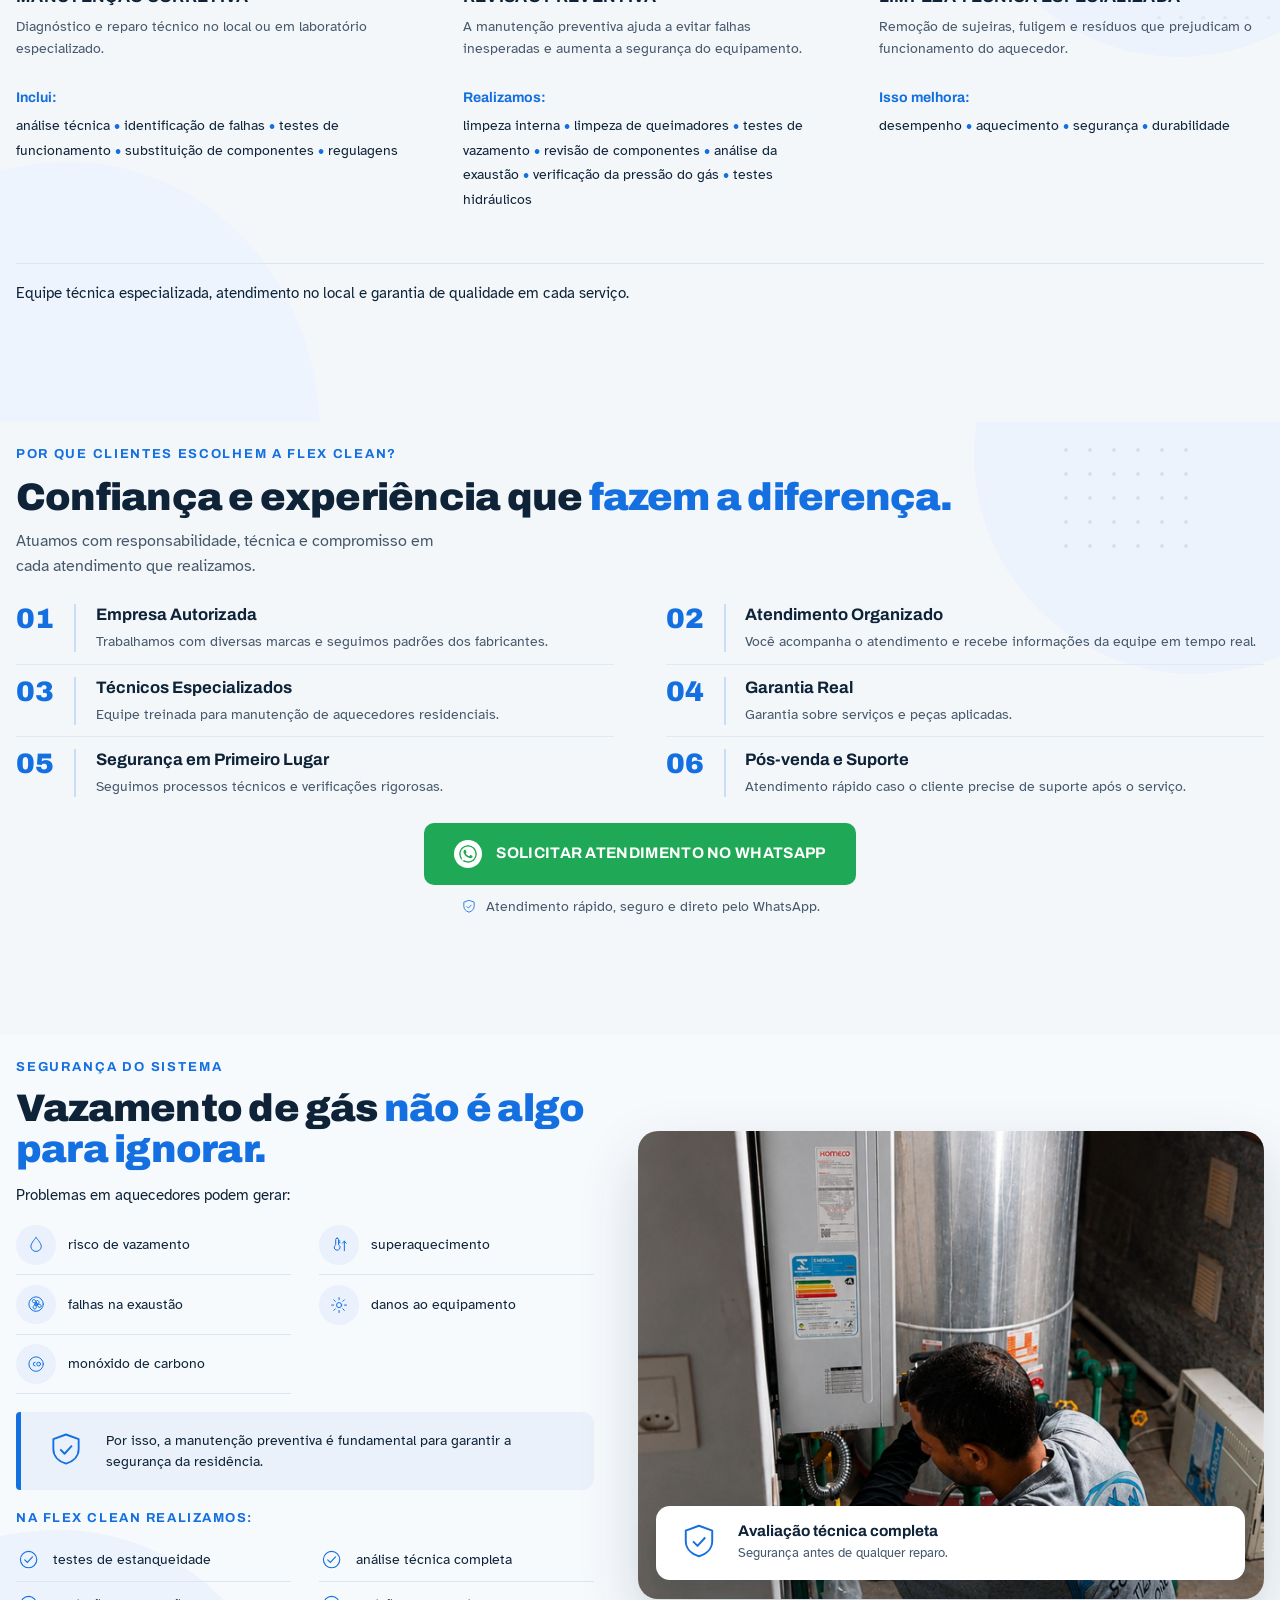
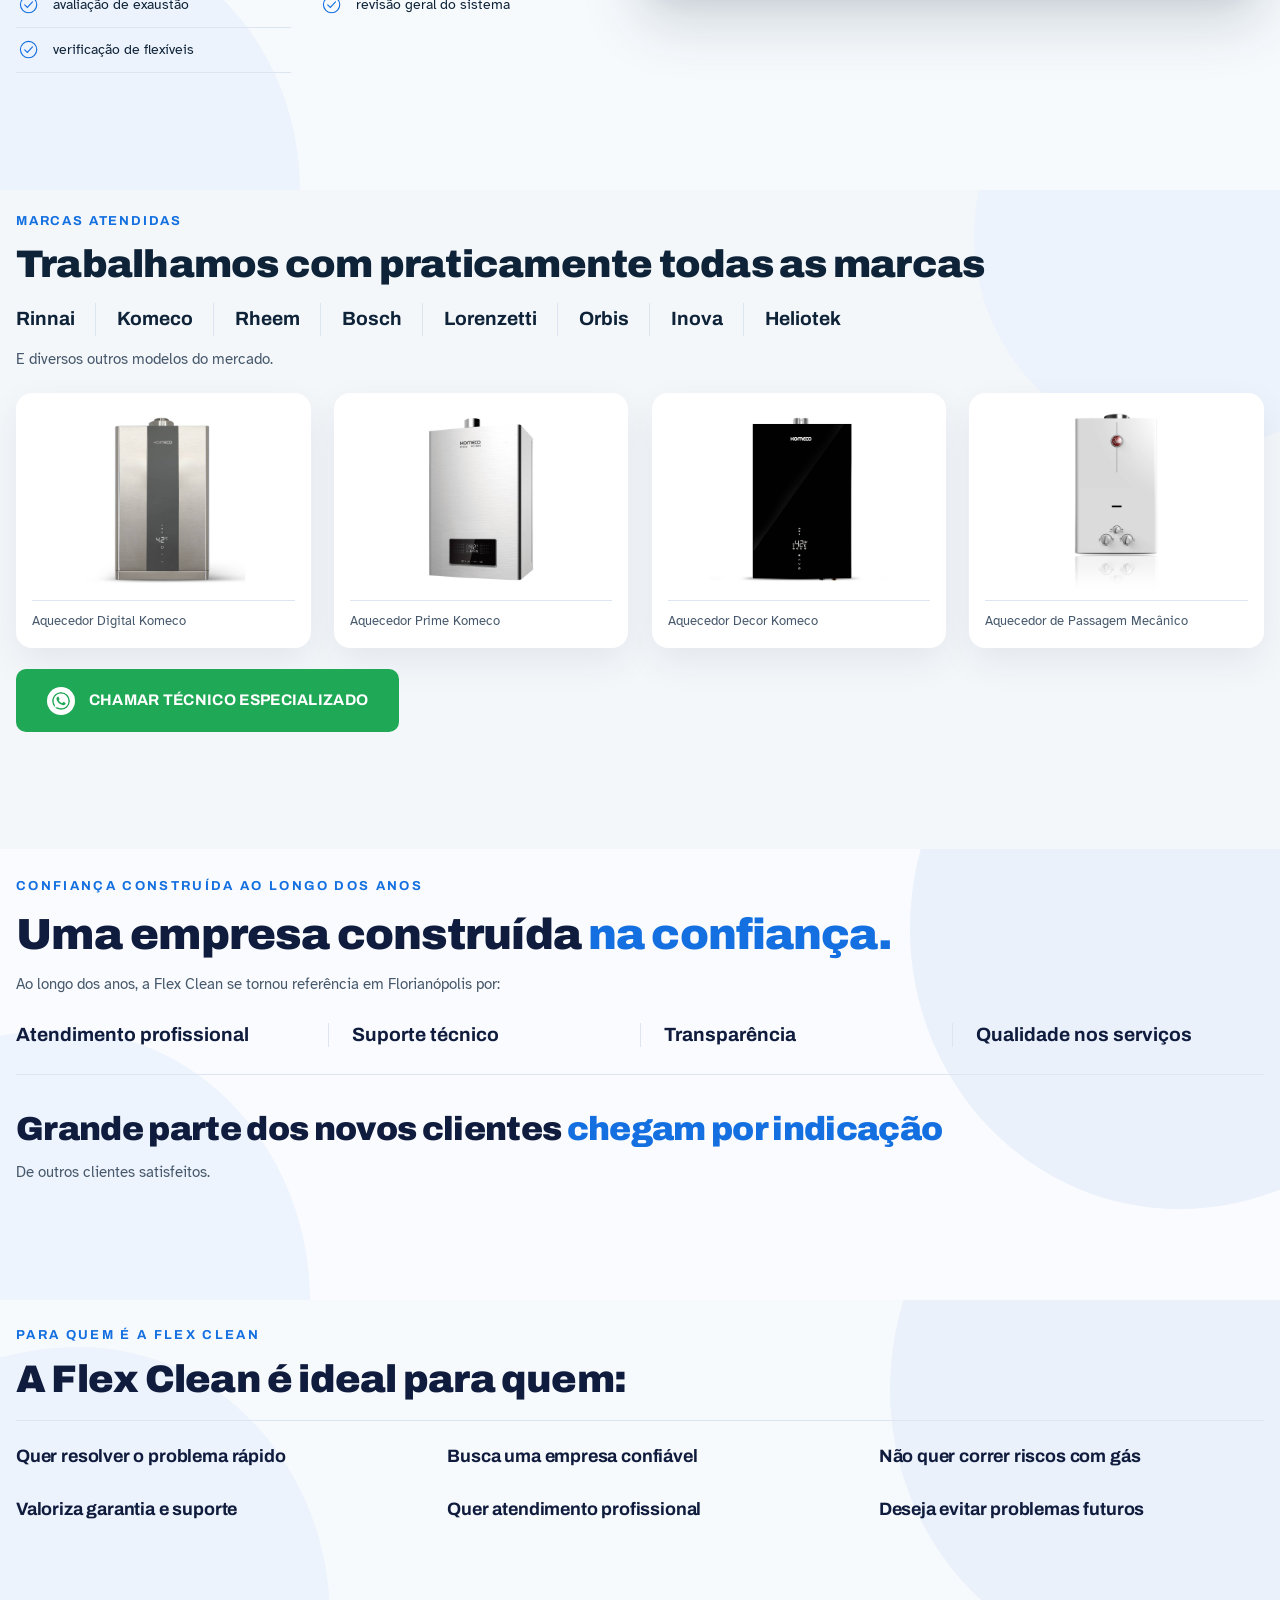
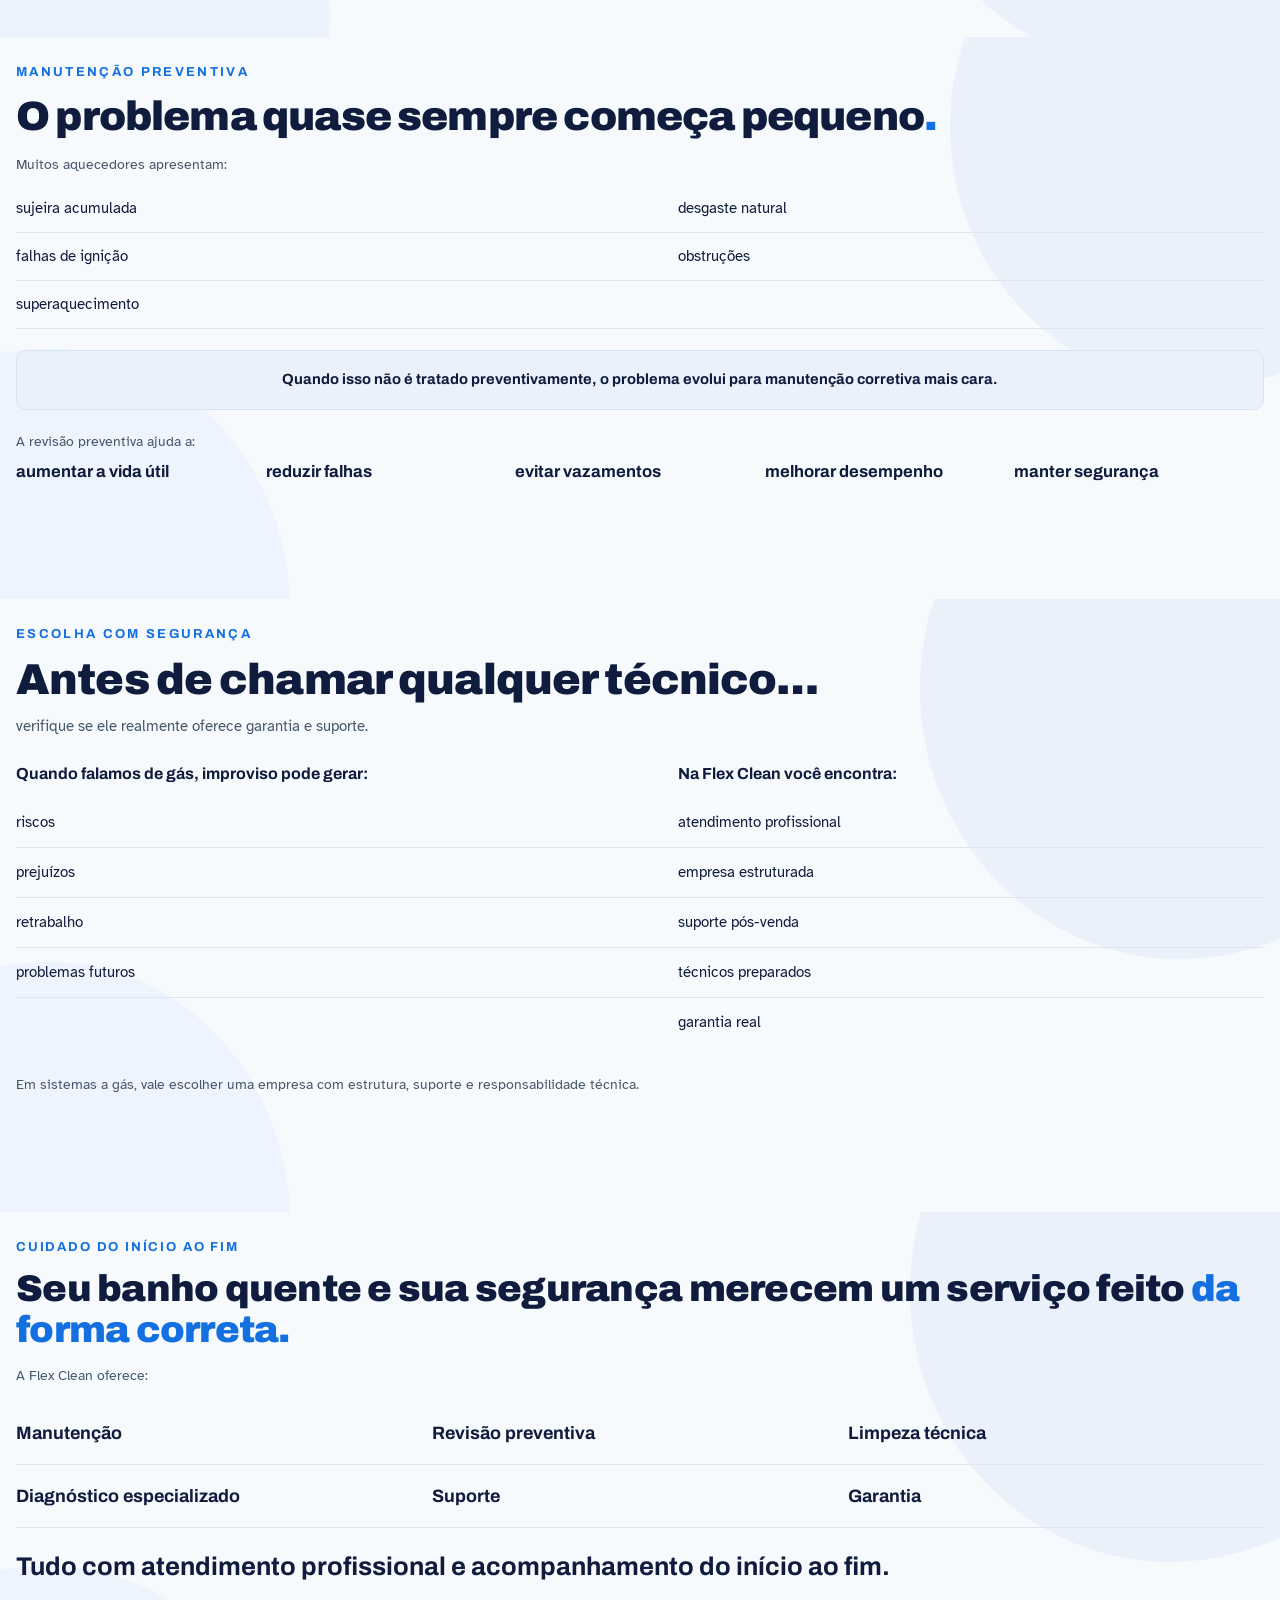
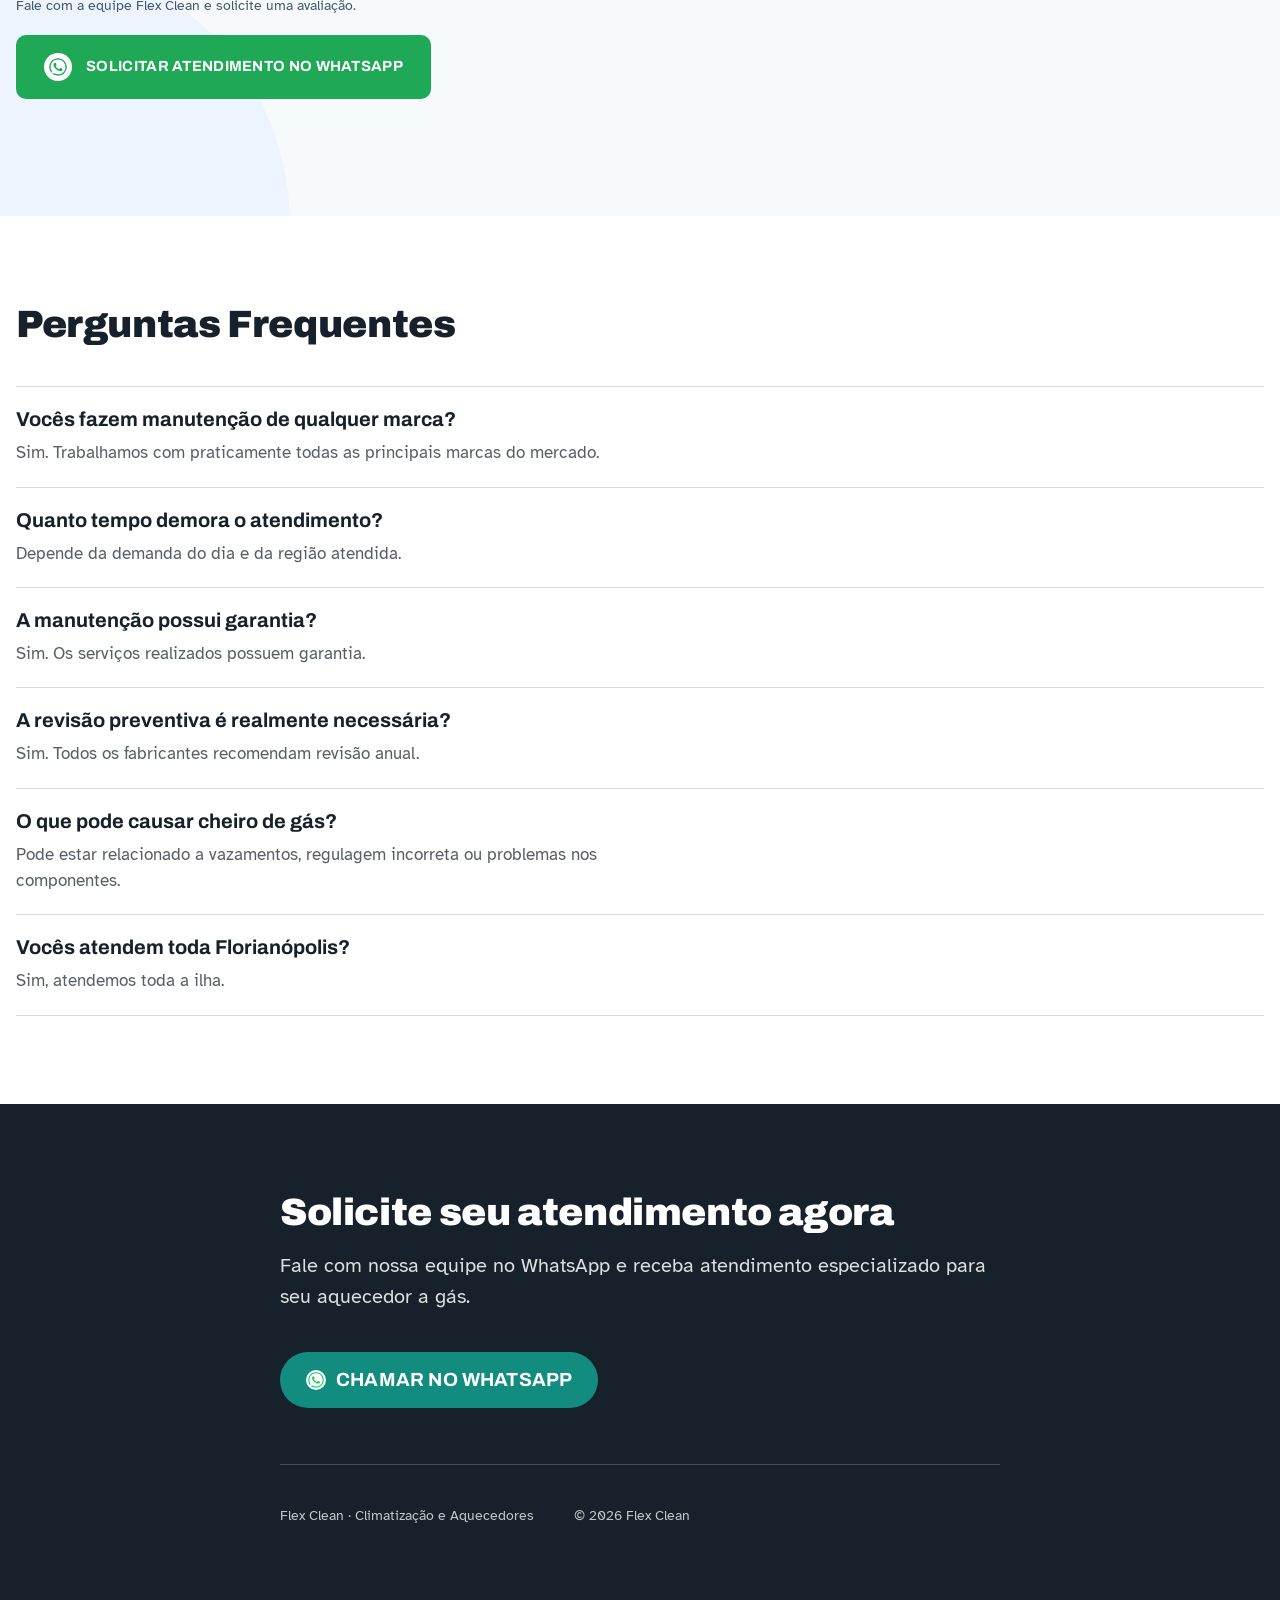
<file: aquecedor-gas-rev03/index.html>
<!doctype html>
<html lang="pt-BR">
<head>
<meta charset="utf-8">
<meta name="viewport" content="width=device-width, initial-scale=1">
<meta name="robots" content="noindex, nofollow">
<title>[MOCKUP AQUECEDOR] Flex Clean · Manutenção de Aquecedor a Gás em Florianópolis</title>
<meta name="description" content="Manutenção, revisão preventiva e conserto de aquecedores a gás com técnicos especializados, suporte rápido e garantia real.">
<meta property="og:title" content="Flex Clean · Manutenção de Aquecedor a Gás em Florianópolis">
<meta property="og:description" content="Manutenção, revisão preventiva e conserto de aquecedores a gás com técnicos especializados, suporte rápido e garantia real.">
<meta property="og:image" content="https://servicos.flexclean.com.br/assets/aquecedor-gas/hero-tecnico-aquecedor.jpg">
<meta property="og:type" content="website">
<link rel="icon" href="../assets/aquecedor-gas/logo_flex_clean.png">
<link rel="stylesheet" href="../assets/lp-rev03.css">
<style>
/* ================================================================
   REPLICA DO MOCKUP  -  primeira dobra
   Cores estimadas a olho a partir da imagem enviada no chat.
   Este bloco NAO segue o v2.1: tem olho em caixa alta, icone na lista,
   canto arredondado, sombra, fundo cinza e ornamento decorativo.
   ================================================================ */
.hero-mock {
  --mk-fundo:   #F4F7FA;
  --mk-navy:    #0E2338;
  --mk-azul:    #1470E0;
  --mk-azul-cl: #2E7FE3;
  --mk-cinza:   #6B7B8C;
  --mk-verde:   #1FA855;
  --mk-blob:    #E7F0FB;
  --mk-ponto:   #D3E2F2;

  position: relative;
  overflow: hidden;
  background: var(--mk-fundo);
  padding: clamp(18px, 2.6vh, 50px) var(--esp-1) clamp(70px, 13vh, 150px);
}

/* mesmo conteiner das outras dobras: 1200px centralizado */
.hm-miolo {
  position: relative;
  max-width: var(--larg-faixa);
  margin: 0 auto;
  display: grid;
  grid-template-columns: 48fr 52fr;
  gap: 48px;
  align-items: center;
}

/* ornamentos: circulo pálido atras da imagem e duas malhas de pontos */
.hm-miolo::before {
  content: "";
  position: absolute;
  top: -150px; right: -60px;
  width: 460px; height: 460px;
  border-radius: 50%;
  background: var(--mk-blob);
  z-index: 0;
}
.hm-miolo::after {
  content: "";
  position: absolute;
  top: -30px; right: -110px;
  width: 150px; height: 120px;
  background-image: radial-gradient(circle, var(--mk-ponto) 1.6px, transparent 1.7px);
  background-size: 17px 17px;
  z-index: 0;
}
.hm-pontos {
  position: absolute;
  left: 46%; bottom: -50px;
  width: 150px; height: 120px;
  background-image: radial-gradient(circle, var(--mk-ponto) 1.6px, transparent 1.7px);
  background-size: 17px 17px;
  z-index: 0;
}

.hm-texto, .hm-figura { position: relative; z-index: 1; }

/* olho */
.hm-olho {
  font-family: 'Archivo', Arial, sans-serif;
  font-weight: 700;
  font-size: 13px;
  letter-spacing: 0.13em;
  text-transform: uppercase;
  color: var(--mk-navy);
  max-width: none;
  margin-bottom: 32px;
}

/* titulo: duas cores, entrelinha curta, escala bem contrastada */
.hero-mock h1 {
  font-family: 'Archivo', Arial, sans-serif;
  font-weight: 900;
  font-size: clamp(30px, 3.4vw, 47px);
  line-height: 1.05;
  letter-spacing: -0.02em;
  color: var(--mk-navy);
  margin: 0 0 34px;
  max-width: none;
}
.hero-mock h1 .marca-azul { color: var(--mk-azul); }

.hm-chamada {
  font-family: 'Archivo', Arial, sans-serif;
  font-weight: 700;
  font-size: clamp(18px, 1.5vw, 23px);
  line-height: 1.3;
  color: var(--mk-navy);
  max-width: none;
  margin: 0 0 24px;
}

.hm-apoio {
  font-size: clamp(16px, 1.1vw, 18px);
  line-height: 1.6;
  color: var(--mk-cinza);
  max-width: 64ch;
  margin: 0 0 34px;
}

/* lista com check circular vazado, duas colunas, texto em peso normal */
.hm-provas {
  list-style: none;
  display: grid;
  grid-template-columns: repeat(2, minmax(0, 1fr));
  grid-template-rows: repeat(3, auto);
  grid-auto-flow: column;
  gap: 18px 28px;
  margin: 0 0 36px;
  padding: 0;
}
.hm-provas li {
  display: grid;
  grid-template-columns: 20px 1fr;
  align-items: center;
  gap: 10px;
  font-size: 15px;
  font-weight: 400;
  color: var(--mk-navy);
  max-width: none;
}
.hm-check { width: 20px; height: 20px; flex: none; fill: none; stroke: var(--mk-azul-cl); stroke-width: 1.6; }

/* botao: retangulo arredondado, verde claro, glifo em circulo branco */
.hm-btn {
  display: inline-flex;
  align-items: center;
  gap: 14px;
  background: var(--mk-verde);
  color: #FFFFFF;
  font-family: 'Archivo', Arial, sans-serif;
  font-weight: 700;
  font-size: 17px;
  letter-spacing: 0.02em;
  text-transform: uppercase;
  text-decoration: none;
  padding: 18px 30px;
  border-radius: 10px;
}
.hm-btn:hover { background: #18904A; }
.hm-btn-txt { display: block; }
.hm-btn .glifo { width: 30px; height: 30px; flex: none; background: #FFFFFF; border-radius: 50%; padding: 6px; fill: var(--mk-verde); }

/* imagem: canto arredondado, moldura branca fina, sombra suave */
.hm-figura { margin: 0; }
.hm-figura img {
  width: 100%;
  aspect-ratio: 10 / 9;
  object-fit: cover;
  border-radius: 24px;
  border: 8px solid #FFFFFF;
  box-shadow: 0 24px 60px rgba(14, 35, 56, 0.14);
}

@media (max-width: 900px) {
  .hero-mock { padding: 56px var(--esp-1); }
  .hm-miolo { grid-template-columns: 1fr; gap: 32px; }
  .hm-miolo::before { width: 300px; height: 300px; top: -80px; right: -70px; }
  .hm-miolo::after, .hm-pontos { display: none; }
  .hero-mock h1 { max-width: none; }
  .hero-mock h1 .marca-azul { display: inline; }
  .hm-provas { grid-template-columns: 1fr; grid-template-rows: none; grid-auto-flow: row; gap: 14px; }
}

@media (max-width: 560px) {
  .hero-mock { padding: 40px var(--esp-1); }
  .hm-olho { font-size: 12px; margin-bottom: 20px; }
  .hero-mock h1 { margin-bottom: 22px; }
  .hm-chamada { margin-bottom: 18px; }
  .hm-apoio { margin-bottom: 26px; }
  .hm-provas { margin-bottom: 28px; }
  /* botao: glifo fixo a esquerda e rotulo ocupando o resto, sem centralizar */
  .hm-btn {
    display: flex;
    width: 100%;
    justify-content: flex-start;
    text-align: left;
    font-size: 15px;
    line-height: 1.25;
    padding: 16px 20px;
    gap: 12px;
  }
  .hm-btn-txt { flex: 1; }
  .hm-btn .glifo { width: 28px; height: 28px; padding: 5px; }
  .hm-figura img { border-width: 6px; border-radius: 18px; }
}

/* ================================================================
   REPLICA DO MOCKUP  -  segunda dobra
   Cores estimadas a olho a partir da imagem enviada no chat.
   Os 12 icones sao desenhados a mao em SVG, nenhum de biblioteca.
   ================================================================ */
.db2 {
  --d2-alt: clamp(18px, 2.7vh, 52px);
  --d2-ico: clamp(44px, 6.2vh, 60px);
  --d2-fundo:  #F4F7FA;
  --d2-navy:   #0E2338;
  --d2-azul:   #1470E0;
  --d2-icobg:  #EAF1FC;
  --d2-alerta: #E8F0FB;
  --d2-fio:    #E6EDF5;
  --d2-cinza:  #46586B;

  position: relative;
  overflow: hidden;
  background: var(--d2-fundo);
  padding: var(--d2-alt) var(--esp-1) clamp(70px, 13vh, 150px);
}
.db2-miolo { position: relative; max-width: var(--larg-faixa); margin: 0 auto; }

/* ornamentos: circulo palido e malha de pontos, so no canto superior direito */
.db2-miolo::before {
  content: ""; position: absolute; z-index: 0;
  top: -170px; right: -90px; width: 440px; height: 440px;
  border-radius: 50%; background: #EDF3FC;
}
.db2-miolo::after {
  content: ""; position: absolute; z-index: 0;
  top: -18px; right: -6px; width: 132px; height: 108px;
  background-image: radial-gradient(circle, #D3E2F2 1.7px, transparent 1.8px);
  background-size: 22px 22px;
}
.db2-miolo > * { position: relative; z-index: 1; }

/* olho com traco */
.db2-olho {
  display: flex; align-items: center; gap: 14px;
  font-family: 'Archivo', Arial, sans-serif;
  font-weight: 700; font-size: 13px; letter-spacing: 0.13em;
  text-transform: uppercase; color: var(--d2-navy);
  max-width: none; margin: 0 0 clamp(8px, 1.4vh, 18px);
}
.db2-traco { display: block; width: 44px; height: 4px; border-radius: 2px; background: var(--d2-azul); flex: none; }

.db2 h2 {
  font-family: 'Archivo', Arial, sans-serif;
  font-weight: 900; font-size: clamp(26px, min(3vw, 4.4vh), 40px);
  line-height: 1.12; letter-spacing: -0.02em;
  color: var(--d2-navy); max-width: none; margin: 0 0 clamp(10px, 1.6vh, 20px);
}
.db2 h2 .marca-azul { color: var(--d2-azul); }

.db2-apoio {
  font-size: clamp(16px, 1.1vw, 18px); line-height: 1.5; color: var(--d2-cinza);
  max-width: none; margin: 0 0 clamp(14px, 2.2vh, 32px);
}

/* cartao branco com os 8 problemas */
.db2-cartao {
  background: #FFFFFF;
  border-radius: 24px;
  box-shadow: 0 18px 44px rgba(14, 35, 56, 0.07);
  padding: 8px 0;
}
.db2-itens { list-style: none; display: grid; grid-template-columns: 1fr 1fr; margin: 0; padding: 0; }
.db2-itens li {
  display: grid; grid-template-columns: var(--d2-ico) 1fr; align-items: center; gap: 20px;
  padding: clamp(9px, 1.3vh, 20px) 34px;
  font-size: 17px; color: var(--d2-navy);
  max-width: none;
  border-bottom: 1px solid var(--d2-fio);
}
.db2-itens li:nth-child(2n) { border-left: 1px solid var(--d2-fio); }
.db2-itens li:nth-last-child(-n+2) { border-bottom: none; }

.d2-ico {
  width: var(--d2-ico); height: var(--d2-ico);
  border-radius: 50%; background: var(--d2-icobg);
  display: grid; place-items: center;
}
.d2-ico svg { width: calc(var(--d2-ico) * 0.57); height: calc(var(--d2-ico) * 0.57); fill: none; stroke: var(--d2-azul); stroke-width: 1.8; stroke-linecap: round; }
.d2-ico svg circle[r="1.4"], .d2-ico svg circle[r="1.1"] { fill: var(--d2-azul); stroke: none; }
.d2-ico-branco { background: #FFFFFF; }

/* bloco E o pior */
.db2-alerta {
  display: block;
  background: var(--d2-alerta);
  border-left: 8px solid var(--d2-azul);
  border-radius: 6px 16px 16px 6px;
  padding: clamp(16px, 2.2vh, 26px) 32px;
  margin-top: clamp(14px, 2vh, 26px);
  padding-left: clamp(24px, 2.6vw, 36px);
}
.db2-pior { font-family: 'Archivo', Arial, sans-serif; font-weight: 700; font-size: 20px; color: var(--d2-azul); margin: 0 0 4px; max-width: none; }
.db2-pior-txt { font-weight: 700; font-size: 17px; color: var(--d2-navy); margin: 0; max-width: none; }

/* linha de fechamento com os tres selos */
.db2-fecho {
  display: flex; flex-wrap: wrap; align-items: center; justify-content: flex-start;
  gap: 10px; font-size: 17px; color: var(--d2-navy);
  max-width: none; margin: clamp(14px, 2.2vh, 32px) 0 0;
}
.d2-selo { display: inline-flex; align-items: center; gap: 8px; }
.d2-selo svg { width: 24px; height: 24px; fill: none; stroke: var(--d2-azul); stroke-width: 1.8; stroke-linecap: round; }
.d2-selo b { font-family: 'Archivo', Arial, sans-serif; color: var(--d2-azul); }
.d2-sep { color: var(--d2-azul); }

@media (max-width: 900px) {
  .db2-itens { grid-template-columns: 1fr; }
  .db2-itens li:nth-child(2n) { border-left: none; }
  .db2-itens li:nth-last-child(-n+2) { border-bottom: 1px solid var(--d2-fio); }
  .db2-itens li:last-child { border-bottom: none; }
  .db2-miolo::before { width: 260px; height: 260px; top: -120px; right: -80px; }
  .db2-miolo::after { display: none; }
  .db2 h2 { max-width: none; }
  .db2-apoio br { display: none; }
}

@media (max-width: 560px) {
  .db2 { padding: 40px var(--esp-1); --d2-ico: 48px; --d2-alt: 40px; }
  .db2-itens li { gap: 14px; padding: 16px 20px; font-size: 16px; }

  .db2-alerta { grid-template-columns: 1fr; gap: 14px; padding: 22px 20px; }
  .db2-fecho { justify-content: flex-start; }
}

/* ================================================================
   TERCEIRA DOBRA  -  replica do mockup dos servicos
   Tres cartoes com foto, cartao de outros cuidados e selo de 10 anos.
   Icones desenhados a mao, sem circulo de fundo neste bloco.
   ================================================================ */
.db3 {
  --d3-alt: clamp(16px, 2.4vh, 52px);
  --d3-ico2: clamp(26px, 3.8vh, 34px);
  --d3-selo: clamp(38px, 5.6vh, 52px);
  --d3-navy: #0E2338;
  --d3-azul: #1470E0;
  --d3-cinza: #46586B;
  --d3-fio: #E6EDF5;
  position: relative;
  overflow: hidden;
  background: #F4F7FA;
  padding: var(--d3-alt) var(--esp-1) clamp(70px, 13vh, 150px);
}
.db3-miolo { position: relative; max-width: var(--larg-faixa); margin: 0 auto; }

.db3-miolo::before {
  content: ""; position: absolute; z-index: 0;
  top: -180px; right: -110px; width: 430px; height: 430px;
  border-radius: 50%; background: #EDF3FC;
}
.db3-miolo::after {
  content: ""; position: absolute; z-index: 0;
  top: 60px; right: -4px; width: 122px; height: 100px;
  background-image: radial-gradient(circle, #DCE8F6 1.7px, transparent 1.8px);
  background-size: 22px 22px;
}
.db3-miolo > * { position: relative; z-index: 1; }

.db3 h2 {
  font-family: 'Archivo', Arial, sans-serif;
  font-weight: 900; font-size: clamp(28px, min(3.2vw, 4.6vh), 44px);
  line-height: 1.1; letter-spacing: -0.02em;
  color: var(--d3-navy); max-width: none; margin: 0 0 clamp(10px, 1.7vh, 22px);
}
.db3 h2 .marca-azul { color: var(--d3-azul); }
.db3-traco { display: block; width: 44px; height: 4px; border-radius: 2px; background: var(--d3-azul); margin: clamp(6px, 1vh, 16px) 0 clamp(6px, 1vh, 16px); }

.db3-apoio {
  font-size: clamp(16px, 1.1vw, 18px); line-height: 1.6; color: var(--d3-cinza);
  max-width: 84ch; margin: 0 0 clamp(12px, 1.8vh, 28px);
}

/* tres cartoes com foto */
.db3-cards { display: grid; grid-template-columns: repeat(3, 1fr); gap: 26px; }
.db3-card {
  background: #FFFFFF; border-radius: 16px; overflow: hidden;
  box-shadow: 0 14px 36px rgba(14, 35, 56, 0.07);
  display: flex; flex-direction: column;
}
.db3-card img { width: 100%; height: clamp(110px, 15vh, 230px); object-fit: cover; }
.db3-card-txt { padding: clamp(12px, 1.6vh, 24px) 24px clamp(13px, 1.8vh, 26px); }
.db3-card h3 {
  font-family: 'Archivo', Arial, sans-serif; font-weight: 700;
  font-size: clamp(18px, 1.5vw, 22px); color: var(--d3-navy);
  margin: 0 0 clamp(5px, 0.9vh, 14px);
}
.db3-card p { font-size: 17px; line-height: 1.6; color: var(--d3-cinza); margin: 0; max-width: none; }

/* cartao dos outros cuidados */
.db3-outros {
  background: #FFFFFF; border-radius: 16px;
  box-shadow: 0 14px 36px rgba(14, 35, 56, 0.07);
  padding: clamp(13px, 2vh, 26px) clamp(24px, 3vw, 36px);
  margin-top: clamp(10px, 1.6vh, 24px);
}
.db3-outros h3 {
  font-family: 'Archivo', Arial, sans-serif; font-weight: 700;
  font-size: clamp(17px, 1.4vw, 20px); color: var(--d3-navy);
  margin: 0 0 clamp(6px, 1.1vh, 18px);
}
.db3-outros-grade { list-style: none; display: grid; grid-template-columns: repeat(3, 1fr); margin: 0; padding: 0; }
.db3-outros-grade li {
  display: grid; grid-template-columns: var(--d3-ico2) 1fr; align-items: center; gap: 14px;
  padding: clamp(5px, 0.9vh, 12px) 24px;
  font-size: 17px; color: var(--d3-navy); max-width: none;
}
.db3-outros-grade li:nth-child(3n+1) { padding-left: 0; }
.db3-outros-grade li:not(:nth-child(3n+1)) { border-left: 1px solid var(--d3-fio); }
.db3-outros-grade svg { width: var(--d3-ico2); height: var(--d3-ico2); fill: none; stroke: var(--d3-azul); stroke-width: 1.8; stroke-linecap: round; }

/* selo dos 10 anos */
.db3-selo10 {
  display: block;
  background: #EDF3FC; border-radius: 16px;
  padding: clamp(12px, 1.8vh, 24px) clamp(24px, 3vw, 34px);
  margin-top: clamp(10px, 1.6vh, 24px);
}
.db3-selo10 svg { width: var(--d3-selo); height: var(--d3-selo); fill: none; stroke: var(--d3-azul); stroke-width: 1.7; stroke-linejoin: round; }
.db3-selo10 p { font-size: clamp(16px, 1.2vw, 18px); line-height: 1.55; color: var(--d3-navy); margin: 0; max-width: none; }
.db3-selo10 b { color: var(--d3-azul); font-family: 'Archivo', Arial, sans-serif; }

@media (max-width: 900px) {
  .db3-cards { grid-template-columns: 1fr; gap: 20px; }
  .db3-outros-grade { grid-template-columns: 1fr 1fr; }
  .db3-outros-grade li { padding-left: 20px; }
  .db3-outros-grade li:nth-child(3n+1) { padding-left: 20px; }
  .db3-outros-grade li:not(:nth-child(3n+1)) { border-left: none; }
  .db3-outros-grade li:nth-child(2n) { border-left: 1px solid var(--d3-fio); }
  .db3-outros-grade li:nth-child(2n+1) { padding-left: 0; }
}

@media (max-width: 560px) {
  .db3 { --d3-ico2: 30px; --d3-selo: 44px; --d3-alt: 40px; }
  .db3-card img { height: 190px; }
  .db3-outros-grade { grid-template-columns: 1fr; }
  .db3-outros-grade li, .db3-outros-grade li:nth-child(2n) { border-left: none; padding-left: 0; }
  .db3-selo10 { grid-template-columns: 1fr; gap: 14px; }
}

/* ================================================================
   QUARTA DOBRA  -  replica do mockup do check de sinais
   Os 10 sinais sao os mesmos da rev02, agrupados em duas colunas.
   ================================================================ */
.db4 {
  --d4-alt: clamp(16px, 2.4vh, 52px);
  --d4-ico: clamp(40px, 5.8vh, 56px);
  --d4-check: clamp(22px, 3.2vh, 30px);
  --d4-navy: #0E2338;
  --d4-azul: #1470E0;
  --d4-cinza: #46586B;
  --d4-fio: #E6EDF5;
  position: relative;
  overflow: hidden;
  background: #F4F7FA;
  padding: var(--d4-alt) var(--esp-1) clamp(70px, 13vh, 150px);
}
.db4-miolo { position: relative; max-width: var(--larg-faixa); margin: 0 auto; }
.db4-miolo::before {
  content: ""; position: absolute; z-index: 0;
  top: -190px; right: -120px; width: 440px; height: 440px;
  border-radius: 50%; background: #EDF3FC;
}
.db4-miolo::after {
  content: ""; position: absolute; z-index: 0;
  top: -10px; right: -4px; width: 122px; height: 100px;
  background-image: radial-gradient(circle, #DCE8F6 1.7px, transparent 1.8px);
  background-size: 22px 22px;
}
.db4-miolo > * { position: relative; z-index: 1; }

.db4-olho {
  display: flex; align-items: center; gap: 14px;
  font-family: 'Archivo', Arial, sans-serif;
  font-weight: 700; font-size: 13px; letter-spacing: 0.13em;
  text-transform: uppercase; color: var(--d4-navy);
  max-width: none; margin: 0 0 clamp(8px, 1.4vh, 18px);
}
.db4-traco { display: block; width: 44px; height: 4px; border-radius: 2px; background: var(--d4-azul); flex: none; }

.db4 h2 {
  font-family: 'Archivo', Arial, sans-serif;
  font-weight: 900; font-size: clamp(26px, min(3vw, 4.4vh), 42px);
  line-height: 1.1; letter-spacing: -0.02em;
  color: var(--d4-navy); max-width: none; margin: 0 0 clamp(6px, 1vh, 14px);
}
.db4 h2 .marca-azul { color: var(--d4-azul); }
.db4-apoio { font-size: clamp(16px, 1.1vw, 18px); line-height: 1.55; color: var(--d4-cinza); max-width: none; margin: 0 0 clamp(10px, 1.6vh, 26px); }

/* cartao com os dois grupos */
.db4-cartao {
  background: #FFFFFF; border-radius: 24px;
  box-shadow: 0 18px 44px rgba(14, 35, 56, 0.07);
  display: grid; grid-template-columns: 1fr 1fr;
  padding: clamp(10px, 1.6vh, 26px) 0;
}
.d4-grupo { padding: 0 clamp(22px, 2.6vw, 40px); }
.d4-grupo + .d4-grupo { border-left: 1px solid var(--d4-fio); }
.d4-grupo-topo { display: grid; grid-template-columns: var(--d4-ico) 1fr; align-items: center; gap: 16px; margin-bottom: clamp(6px, 1.2vh, 16px); }
.d4-grupo-topo h3 {
  font-family: 'Archivo', Arial, sans-serif; font-weight: 700;
  font-size: clamp(14px, 1.15vw, 17px); letter-spacing: 0.06em;
  text-transform: uppercase; color: var(--d4-azul); margin: 0;
}
.d4-ico { width: var(--d4-ico); height: var(--d4-ico); border-radius: 50%; background: #EAF1FC; display: grid; place-items: center; }
.d4-ico svg { width: calc(var(--d4-ico) * 0.58); height: calc(var(--d4-ico) * 0.58); fill: none; stroke: var(--d4-azul); stroke-width: 1.8; stroke-linecap: round; }

.d4-lista { list-style: none; margin: 0; padding: 0; }
.d4-lista li {
  display: grid; grid-template-columns: var(--d4-check) 1fr; align-items: center; gap: 14px;
  padding: clamp(5px, 0.85vh, 13px) 0;
  font-size: clamp(15px, 1.15vw, 17px); color: var(--d4-navy); max-width: none;
  border-bottom: 1px solid var(--d4-fio);
}
.d4-lista li:last-child { border-bottom: none; }
.d4-check { width: var(--d4-check); height: var(--d4-check); fill: none; stroke: var(--d4-azul); stroke-width: 1.8; stroke-linecap: round; }

/* fechamento */
.db4-fecho { display: grid; justify-items: center; margin-top: clamp(10px, 1.6vh, 26px); }
.db4-fecho-txt { display: grid; grid-template-columns: var(--d4-ico) 1fr; align-items: center; gap: 20px; }
.db4-fecho h3 {
  font-family: 'Archivo', Arial, sans-serif; font-weight: 700;
  font-size: clamp(17px, 1.5vw, 22px); color: var(--d4-navy); margin: 0 0 4px;
}
.db4-fecho p { font-size: clamp(15px, 1.15vw, 17px); line-height: 1.5; color: var(--d4-cinza); margin: 0; max-width: none; }

.db4-btn {
  display: inline-flex; align-items: center; gap: 14px;
  background: #1FA855; color: #FFFFFF;
  font-family: 'Archivo', Arial, sans-serif; font-weight: 700;
  font-size: clamp(15px, 1.2vw, 18px); letter-spacing: 0.02em;
  text-transform: uppercase; text-decoration: none;
  padding: clamp(13px, 1.9vh, 19px) clamp(22px, 2.4vw, 34px);
  border-radius: 10px;
  margin-top: clamp(10px, 1.8vh, 22px);
}
.db4-btn:hover { background: #18904A; }
.db4-btn .glifo { width: 28px; height: 28px; flex: none; background: #FFFFFF; border-radius: 50%; padding: 5px; fill: #1FA855; stroke: none; }

.db4-seguro {
  display: flex; align-items: center; gap: 8px;
  font-size: 14px; color: var(--d4-cinza);
  margin: clamp(7px, 1.2vh, 14px) 0 0; max-width: none;
}
.db4-seguro svg { width: 17px; height: 17px; fill: none; stroke: var(--d4-cinza); stroke-width: 2; }

@media (max-width: 900px) {
  .db4 { --d4-ico: 48px; --d4-check: 26px; --d4-alt: 40px; }
  .db4-cartao { grid-template-columns: 1fr; padding: 8px 0; }
  .d4-grupo { padding: 18px clamp(20px, 5vw, 30px); }
  .d4-grupo + .d4-grupo { border-left: none; border-top: 1px solid var(--d4-fio); }
  .db4 h2 { max-width: none; }
  .db4-apoio br, .db4-fecho p br { display: none; }
}

@media (max-width: 560px) {
  .db4-fecho-txt { grid-template-columns: 1fr; gap: 12px; justify-items: start; }
  .db4-btn { width: 100%; justify-content: flex-start; text-align: left; }
  .db4-fecho { justify-items: start; }
}

/* ================================================================
   QUINTA DOBRA  -  replica do mockup dos servicos principais
   Tres colunas sobre o fundo, sem cartao. Itens em texto corrido
   separados por bullet, como no mockup.
   ================================================================ */
.db5 {
  --d5-alt: clamp(16px, 2.4vh, 52px);
  --d5-navy: #0E2338;
  --d5-azul: #1470E0;
  --d5-cinza: #46586B;
  --d5-fio: #DDE6F0;
  position: relative;
  overflow: hidden;
  background: #F4F7FA;
  padding: var(--d5-alt) var(--esp-1) clamp(70px, 13vh, 150px);
}
.db5-miolo { position: relative; max-width: var(--larg-faixa); margin: 0 auto; }
.db5-miolo::before {
  content: ""; position: absolute; z-index: 0;
  top: -200px; right: -130px; width: 430px; height: 430px;
  border-radius: 50%; background: #EDF3FC;
}
.db5::before {
  content: ""; position: absolute; z-index: 0;
  bottom: -260px; left: -200px; width: 520px; height: 520px;
  border-radius: 52% 48% 46% 54% / 44% 52% 48% 56%;
  background: #EEF4FD;
}
.db5-miolo::after {
  content: ""; position: absolute; z-index: 0;
  top: 92px; right: -6px; width: 122px; height: 100px;
  background-image: radial-gradient(circle, #DCE8F6 1.7px, transparent 1.8px);
  background-size: 22px 22px;
}
.db5-miolo > * { position: relative; z-index: 1; }

.db5-olho {
  display: flex; align-items: center; gap: 14px;
  font-family: 'Archivo', Arial, sans-serif;
  font-weight: 700; font-size: 13px; letter-spacing: 0.13em;
  text-transform: uppercase; color: var(--d5-azul);
  max-width: none; margin: 0 0 clamp(8px, 1.4vh, 18px);
}
.db5-traco, .d5-traco { display: block; width: 44px; height: 4px; border-radius: 2px; background: var(--d5-azul); flex: none; }

.db5 h2 {
  font-family: 'Archivo', Arial, sans-serif;
  font-weight: 900; font-size: clamp(26px, min(3vw, 4.4vh), 42px);
  line-height: 1.1; letter-spacing: -0.02em;
  color: var(--d5-navy); max-width: none; margin: 0 0 clamp(6px, 1.2vh, 14px);
}
.db5 h2 .marca-azul { color: var(--d5-azul); }
.db5-apoio { font-size: clamp(16px, 1.1vw, 18px); line-height: 1.55; color: var(--d5-cinza); max-width: none; margin: 0 0 clamp(16px, 2.6vh, 40px); }

/* tres colunas direto sobre o fundo, sem cartao */
.db5-grade { display: grid; grid-template-columns: repeat(3, 1fr); gap: 0; }
.d5-col { padding: 0 clamp(18px, 2.4vw, 40px); }
.d5-col:first-child { padding-left: 0; }
.d5-col:last-child { padding-right: 0; }
.d5-col + .d5-col { border-left: 1px solid var(--d5-fio); }
.d5-col > * { max-width: none; }
.d5-col .d5-traco { margin-bottom: clamp(10px, 1.6vh, 18px); }
.d5-col h3 {
  font-family: 'Archivo', Arial, sans-serif; font-weight: 700;
  font-size: clamp(15px, 1.3vw, 19px); line-height: 1.25; letter-spacing: 0.02em;
  text-transform: uppercase; color: var(--d5-navy);
  margin: 0 0 clamp(10px, 1.6vh, 20px);
}
.d5-desc { font-size: clamp(14px, 1.05vw, 16px); line-height: 1.6; color: var(--d5-cinza); margin: 0 0 clamp(10px, 1.8vh, 22px); }
.d5-rot {
  font-family: 'Archivo', Arial, sans-serif; font-weight: 700;
  font-size: clamp(14px, 1.05vw, 16px); color: var(--d5-azul);
  margin: 0 0 clamp(6px, 1vh, 12px);
}
.d5-itens { font-size: clamp(14px, 1.05vw, 16px); line-height: 1.75; color: var(--d5-navy); margin: 0 0 clamp(10px, 1.6vh, 20px); }
.d5-sep { color: var(--d5-azul); font-weight: 700; }
.d5-fecho {
  font-size: clamp(14px, 1.05vw, 16px); line-height: 1.6; color: var(--d5-cinza);
  border-top: 1px solid var(--d5-fio);
  padding-top: clamp(8px, 1.4vh, 16px); margin: 0;
}
.d5-fecho b { font-family: 'Archivo', Arial, sans-serif; color: var(--d5-azul); }

.db5-rodape {
  font-size: clamp(15px, 1.1vw, 17px); color: var(--d5-navy);
  max-width: none;
  border-top: 1px solid var(--d5-fio);
  margin: clamp(16px, 2.6vh, 40px) 0 0;
  padding-top: clamp(12px, 2vh, 26px);
}
.db5-rodape svg { width: 30px; height: 30px; flex: none; fill: none; stroke: var(--d5-azul); stroke-width: 1.8; stroke-linejoin: round; }

@media (max-width: 900px) {
  .db5 { --d5-alt: 40px; }
  .db5-grade { grid-template-columns: 1fr; }
  .d5-col { padding: 22px 0; }
  .d5-col + .d5-col { border-left: none; border-top: 1px solid var(--d5-fio); }
  .db5 h2 { max-width: none; }
  .db5-apoio br, .d5-col h3 br { display: none; }

}

/* ================================================================
   SEXTA DOBRA  -  replica do mockup dos diferenciais
   As 8 razoes sao as da rev02, numeradas e em duas colunas.
   ================================================================ */
.db6 {
  --d6-alt: clamp(16px, 2.4vh, 52px);
  --d6-navy: #0E2338;
  --d6-azul: #1470E0;
  --d6-cinza: #46586B;
  --d6-fio: #E1E9F3;
  --d6-regua: #C9DDF6;
  position: relative;
  overflow: hidden;
  background: #F4F7FA;
  padding: var(--d6-alt) var(--esp-1) clamp(70px, 13vh, 150px);
}
.db6-miolo { position: relative; max-width: var(--larg-faixa); margin: 0 auto; }
.db6-miolo::before {
  content: ""; position: absolute; z-index: 0;
  top: -210px; right: -150px; width: 440px; height: 440px;
  border-radius: 50%; background: #EDF3FC;
}
.db6-miolo::after {
  content: ""; position: absolute; z-index: 0;
  top: -6px; right: 60px; width: 150px; height: 128px;
  background-image: radial-gradient(circle, #D3E2F2 1.7px, transparent 1.8px);
  background-size: 24px 24px;
}
.db6-miolo > * { position: relative; z-index: 1; }

.db6-olho {
  display: flex; align-items: center; gap: 14px;
  font-family: 'Archivo', Arial, sans-serif;
  font-weight: 700; font-size: 13px; letter-spacing: 0.13em;
  text-transform: uppercase; color: var(--d6-azul);
  max-width: none; margin: 0 0 clamp(8px, 1.4vh, 18px);
}
.db6-traco { display: block; width: 44px; height: 4px; border-radius: 2px; background: var(--d6-azul); flex: none; }

.db6 h2 {
  font-family: 'Archivo', Arial, sans-serif;
  font-weight: 900; font-size: clamp(26px, min(3vw, 4.4vh), 42px);
  line-height: 1.1; letter-spacing: -0.02em;
  color: var(--d6-navy); max-width: none; margin: 0 0 clamp(6px, 1.2vh, 14px);
}
.db6 h2 .marca-azul { color: var(--d6-azul); }
.db6-apoio { font-size: clamp(16px, 1.1vw, 18px); line-height: 1.55; color: var(--d6-cinza); max-width: none; margin: 0 0 clamp(9px, 1.5vh, 26px); }

/* as 8 razoes numeradas, em duas colunas */
.db6-itens {
  list-style: none; margin: 0; padding: 0;
  display: grid; grid-template-columns: 1fr 1fr;
  column-gap: clamp(28px, 4vw, 64px);
}
.db6-itens li {
  display: grid; grid-template-columns: auto 1fr;
  gap: clamp(14px, 1.6vw, 24px);
  padding: clamp(8px, 1.3vh, 18px) 0;
  border-bottom: 1px solid var(--d6-fio);
  max-width: none;
}
.db6-itens li:nth-last-child(-n+2) { border-bottom: none; }
.d6-num {
  font-family: 'Archivo', Arial, sans-serif; font-weight: 900;
  font-size: clamp(24px, 2.2vw, 34px); line-height: 1.05;
  color: var(--d6-azul); font-variant-numeric: tabular-nums;
}
.d6-txt { border-left: 2px solid var(--d6-regua); padding-left: clamp(14px, 1.5vw, 22px); }
.d6-txt h3 {
  font-family: 'Archivo', Arial, sans-serif; font-weight: 700;
  font-size: clamp(15px, 1.3vw, 19px); line-height: 1.25;
  color: var(--d6-navy); margin: 0 0 clamp(3px, 0.7vh, 8px);
}
.d6-txt p { font-size: clamp(14px, 1.05vw, 16px); line-height: 1.5; color: var(--d6-cinza); margin: 0; max-width: none; }

/* fechamento */
.db6-fecho { display: grid; justify-items: center; margin-top: clamp(10px, 1.6vh, 28px); }
.db6-btn {
  display: inline-flex; align-items: center; gap: 14px;
  background: #1FA855; color: #FFFFFF;
  font-family: 'Archivo', Arial, sans-serif; font-weight: 700;
  font-size: clamp(15px, 1.2vw, 18px); letter-spacing: 0.02em;
  text-transform: uppercase; text-decoration: none;
  padding: clamp(13px, 1.9vh, 19px) clamp(22px, 2.4vw, 34px);
  border-radius: 10px;
}
.db6-btn:hover { background: #18904A; }
.db6-btn .glifo { width: 28px; height: 28px; flex: none; background: #FFFFFF; border-radius: 50%; padding: 5px; fill: #1FA855; stroke: none; }
.db6-seguro {
  display: flex; align-items: center; gap: 8px;
  font-size: 14px; color: var(--d6-cinza);
  margin: clamp(7px, 1.2vh, 14px) 0 0; max-width: none;
}
.db6-seguro svg { width: 18px; height: 18px; fill: none; stroke: var(--d6-azul); stroke-width: 1.9; stroke-linejoin: round; }

@media (max-width: 900px) {
  .db6 { --d6-alt: 40px; }
  .db6-itens { grid-template-columns: 1fr; }
  .db6-itens li:nth-last-child(-n+2) { border-bottom: 1px solid var(--d6-fio); }
  .db6-itens li:last-child { border-bottom: none; }
  .db6 h2 br, .db6-apoio br { display: none; }
}

@media (max-width: 560px) {
  .db6-btn { width: 100%; justify-content: flex-start; text-align: left; }
  .db6-fecho { justify-items: start; }
}

/* ================================================================
   DOBRA "PARA QUEM"  -  replica do mockup
   Seis frases grandes em tres colunas, sem icone e sem marcador.
   Os seis itens sao os da rev02, na mesma ordem.
   ================================================================ */
.db7 {
  --d7-alt: clamp(30px, 7vh, 80px);
  --d7-navy: #101C3D;
  --d7-azul: #1470E0;
  --d7-fio: #DCE5F0;
  position: relative;
  overflow: hidden;
  background: #F7FAFD;
  padding: var(--d7-alt) var(--esp-1) clamp(70px, 13vh, 150px);
}
/* manchas pálidas: uma no alto à direita, outra embaixo à esquerda */
.db7::before {
  content: ""; position: absolute; z-index: 0;
  top: -190px; right: -170px; width: 560px; height: 560px;
  border-radius: 46% 54% 52% 48% / 50% 44% 56% 50%;
  background: #EAF1FB;
}
.db7::after {
  content: ""; position: absolute; z-index: 0;
  bottom: -230px; left: -190px; width: 520px; height: 520px;
  border-radius: 52% 48% 46% 54% / 44% 52% 48% 56%;
  background: #EDF3FC;
}
.db7-miolo { position: relative; z-index: 1; max-width: var(--larg-faixa); margin: 0 auto; }

.db7-olho {
  font-family: 'Archivo', Arial, sans-serif;
  font-weight: 700; font-size: 13px; letter-spacing: 0.18em;
  text-transform: uppercase; color: var(--d7-azul);
  max-width: none; margin: 0 0 clamp(14px, 3vh, 30px);
}

.db7 h2 {
  font-family: 'Archivo', Arial, sans-serif;
  font-weight: 900; font-size: clamp(28px, min(3.4vw, 6vh), 46px);
  line-height: 1.1; letter-spacing: -0.02em;
  color: var(--d7-navy); max-width: none;
  margin: 0 0 clamp(20px, 5.5vh, 56px);
  padding-bottom: clamp(20px, 5.5vh, 56px);
  border-bottom: 1px solid var(--d7-fio);
}

.db7-itens {
  list-style: none; margin: 0; padding: 0;
  display: grid; grid-template-columns: repeat(3, 1fr);
  gap: clamp(28px, 9vh, 90px) clamp(28px, 3.6vw, 60px);
}
.db7-itens li {
  font-family: 'Archivo', Arial, sans-serif; font-weight: 700;
  font-size: clamp(19px, min(1.9vw, 4.2vh), 32px);
  line-height: 1.22; letter-spacing: -0.01em;
  color: var(--d7-navy); max-width: none;
}

@media (max-width: 900px) {
  .db7 { --d7-alt: 40px; }
  .db7-itens { grid-template-columns: 1fr 1fr; gap: 26px 28px; }
  .db7-itens li { font-size: 20px; max-width: none; }
  .db7::before { width: 320px; height: 320px; top: -130px; right: -120px; }
  .db7::after { width: 300px; height: 300px; bottom: -160px; left: -130px; }
}

@media (max-width: 560px) {
  .db7-itens { grid-template-columns: 1fr; gap: 18px; }
}

/* rolagem por ancora: o cabecalho fixo tem 68px e cobria o topo da secao.
   scroll-margin-top faz o navegador parar antes, deixando o titulo visivel. */
section[id] { scroll-margin-top: 84px; }

/* o logo do cabecalho leva ao topo da pagina */
.cabecalho-logo { display: flex; align-items: center; flex: none; }
.cabecalho-logo img { display: block; }

/* grade de 4 cartoes de imagem, e a lista de marcas sem icone */
.db3-cards-4 { grid-template-columns: repeat(4, 1fr); }
.db3-cards-4 .db3-card img { height: clamp(100px, 13vh, 200px); }
.db3-marcas li { grid-template-columns: 1fr; }
.db3-marcas li span { font-family: 'Archivo', Arial, sans-serif; font-weight: 700; }
@media (max-width: 900px) { .db3-cards-4 { grid-template-columns: 1fr 1fr; } }
@media (max-width: 560px) { .db3-cards-4 { grid-template-columns: 1fr; } }

/* o hero do aquecedor usa o mesmo check da lista de sinais */
.hm-provas li { grid-template-columns: 21px 1fr; }

/* ================================================================
   DOBRA "MAIS DO QUE UM SIMPLES CONSERTO"  -  replica do mockup
   Os quatro focos em linha com fio vertical, e os seis itens em
   duas colunas com fio. Texto da rev02 do aquecedor, sem alteracao.
   ================================================================ */
.db8 {
  --d8-alt: clamp(20px, 3vh, 60px);
  --d8-navy: #101C3D;
  --d8-azul: #1470E0;
  --d8-cinza: #46586B;
  --d8-fio: #DCE5F0;
  position: relative;
  overflow: hidden;
  background: #F7FAFD;
  padding: var(--d8-alt) var(--esp-1) clamp(70px, 13vh, 150px);
}
.db8::before {
  content: ""; position: absolute; z-index: 0;
  top: -200px; right: -180px; width: 560px; height: 560px;
  border-radius: 46% 54% 52% 48% / 50% 44% 56% 50%;
  background: #EAF1FB;
}
.db8::after {
  content: ""; position: absolute; z-index: 0;
  bottom: -240px; left: -200px; width: 520px; height: 520px;
  border-radius: 52% 48% 46% 54% / 44% 52% 48% 56%;
  background: #EDF3FC;
}
.db8-miolo { position: relative; z-index: 1; max-width: var(--larg-faixa); margin: 0 auto; }

.db8-olho {
  font-family: 'Archivo', Arial, sans-serif;
  font-weight: 700; font-size: 13px; letter-spacing: 0.18em;
  text-transform: uppercase; color: var(--d8-azul);
  max-width: none; margin: 0 0 clamp(10px, 1.7vh, 20px);
}
.db8 h2 {
  font-family: 'Archivo', Arial, sans-serif;
  font-weight: 900; font-size: clamp(28px, min(3.4vw, 5vh), 46px);
  line-height: 1.08; letter-spacing: -0.02em;
  color: var(--d8-navy); max-width: none; margin: 0 0 clamp(8px, 1.3vh, 16px);
}
.db8 h2 .marca-azul { color: var(--d8-azul); }
.db8-apoio { font-size: clamp(16px, 1.2vw, 19px); line-height: 1.5; color: var(--d8-navy); max-width: none; margin: 0 0 clamp(14px, 2.4vh, 34px); }

.db8-lead { font-size: clamp(15px, 1.1vw, 17px); line-height: 1.5; color: var(--d8-cinza); max-width: none; margin: 0 0 clamp(10px, 1.6vh, 20px); }

/* os quatro focos em linha, separados por fio vertical */
.db8-valores {
  list-style: none; margin: 0 0 clamp(14px, 2.4vh, 34px); padding: 0;
  display: grid; grid-template-columns: repeat(4, 1fr);
}
.db8-valores li {
  font-family: 'Archivo', Arial, sans-serif; font-weight: 700;
  font-size: clamp(15px, 1.35vw, 20px); line-height: 1.25;
  color: var(--d8-navy); max-width: none;
  padding: 0 clamp(14px, 1.8vw, 30px);
}
.db8-valores li::first-letter { text-transform: uppercase; }
.db8-valores li:first-child { padding-left: 0; }
.db8-valores li + li { border-left: 1px solid var(--d8-fio); }

.db8-corpo { border-top: 1px solid var(--d8-fio); padding-top: clamp(14px, 2.4vh, 34px); }
.db8-p { font-size: clamp(15px, 1.1vw, 17px); line-height: 1.55; color: var(--d8-cinza); max-width: 74ch; margin: 0 0 clamp(6px, 1vh, 12px); }
.db8-rot { font-weight: 700; color: var(--d8-navy); margin-bottom: clamp(8px, 1.4vh, 16px); }

/* os seis itens em duas colunas, com fio, no ritmo do mockup */
.db8-conta {
  list-style: none; margin: 0; padding: 0;
  display: grid; grid-template-columns: 1fr 1fr;
  column-gap: clamp(28px, 4vw, 64px);
}
.db8-conta li {
  font-family: 'Archivo', Arial, sans-serif; font-weight: 700;
  font-size: clamp(15px, 1.25vw, 18px); line-height: 1.3;
  color: var(--d8-navy); max-width: none;
  padding: clamp(8px, 1.3vh, 15px) 0;
  border-bottom: 1px solid var(--d8-fio);
}
.db8-conta li::first-letter { text-transform: uppercase; }
.db8-conta li:nth-child(2n) { border-left: 1px solid var(--d8-fio); padding-left: clamp(20px, 2.6vw, 40px); }
.db8-conta li:nth-last-child(-n+2) { border-bottom: none; }

@media (max-width: 900px) {
  .db8 { --d8-alt: 40px; }
  .db8-valores { grid-template-columns: 1fr 1fr; gap: 12px 0; }
  .db8-valores li:nth-child(2n+1) { padding-left: 0; border-left: none; }
  .db8-conta { grid-template-columns: 1fr; }
  .db8-conta li:nth-child(2n) { border-left: none; padding-left: 0; }
  .db8-conta li:nth-last-child(-n+2) { border-bottom: 1px solid var(--d8-fio); }
  .db8-conta li:last-child { border-bottom: none; }
  .db8 h2 br { display: none; }
  .db8::before { width: 320px; height: 320px; top: -130px; right: -130px; }
  .db8::after { width: 300px; height: 300px; bottom: -170px; left: -140px; }
}

/* ================================================================
   DOBRA DO VAZAMENTO DE GAS  -  replica do mockup
   Texto a esquerda, foto a direita com cartao sobreposto.
   Os 5 riscos e os 5 itens de verificacao vem da rev02.
   ================================================================ */
.db9 {
  --d9-alt: clamp(16px, 2.4vh, 52px);
  --d9-ico: clamp(30px, 4.4vh, 40px);
  --d9-navy: #0E2338;
  --d9-azul: #1470E0;
  --d9-cinza: #46586B;
  --d9-fio: #DDE6F0;
  position: relative;
  overflow: hidden;
  background: #F7FAFD;
  padding: var(--d9-alt) var(--esp-1) clamp(70px, 13vh, 150px);
}
.db9::before {
  content: ""; position: absolute; z-index: 0;
  bottom: -240px; left: -200px; width: 500px; height: 500px;
  border-radius: 52% 48% 46% 54% / 44% 52% 48% 56%;
  background: #EDF3FC;
}
.db9-miolo {
  position: relative; z-index: 1;
  max-width: var(--larg-faixa); margin: 0 auto;
  display: grid; grid-template-columns: 48fr 52fr; gap: clamp(28px, 3.4vw, 56px);
  align-items: center;
}
.db9-texto > * { max-width: none; }

.db9-olho {
  font-family: 'Archivo', Arial, sans-serif;
  font-weight: 700; font-size: 13px; letter-spacing: 0.14em;
  text-transform: uppercase; color: var(--d9-azul);
  margin: 0 0 clamp(8px, 1.3vh, 16px);
}
.db9 h2 {
  font-family: 'Archivo', Arial, sans-serif;
  font-weight: 900; font-size: clamp(26px, min(3vw, 4.4vh), 42px);
  line-height: 1.06; letter-spacing: -0.02em;
  color: var(--d9-navy); margin: 0 0 clamp(10px, 1.6vh, 20px);
}
.db9 h2 .marca-azul { color: var(--d9-azul); }
.db9-lead { font-size: clamp(15px, 1.1vw, 17px); line-height: 1.5; color: var(--d9-navy); margin: 0 0 clamp(6px, 1vh, 12px); }

.db9-riscos, .db9-checa {
  list-style: none; margin: 0; padding: 0;
  display: grid; grid-template-columns: 1fr 1fr;
  grid-template-rows: repeat(3, auto);
  grid-auto-flow: column;
  column-gap: clamp(18px, 2.2vw, 36px);
}
.db9-riscos li, .db9-checa li {
  display: grid; align-items: center; gap: 12px;
  padding: clamp(6px, 1.05vh, 12px) 0;
  font-size: clamp(14px, 1.05vw, 16px); color: var(--d9-navy);
  border-bottom: 1px solid var(--d9-fio);
}
.db9-riscos li { grid-template-columns: var(--d9-ico) 1fr; }
.db9-checa li { grid-template-columns: clamp(20px, 2.8vh, 26px) 1fr; }
.db9-riscos li:last-child, .db9-checa li:last-child { border-bottom: none; }
.d9-ico { width: var(--d9-ico); height: var(--d9-ico); border-radius: 50%; background: #EAF1FC; display: grid; place-items: center; }
.d9-ico svg { width: calc(var(--d9-ico) * 0.56); height: calc(var(--d9-ico) * 0.56); fill: none; stroke: var(--d9-azul); stroke-width: 1.8; stroke-linecap: round; }
.d9-check { width: 100%; height: auto; aspect-ratio: 1; fill: none; stroke: var(--d9-azul); stroke-width: 1.8; stroke-linecap: round; }

.db9-callout {
  display: grid; grid-template-columns: 44px 1fr; align-items: center; gap: 18px;
  background: #EAF1FB; border-left: 5px solid var(--d9-azul); border-radius: 4px 12px 12px 4px;
  padding: clamp(12px, 1.9vh, 20px) clamp(16px, 1.8vw, 26px);
  margin: clamp(12px, 2vh, 24px) 0;
}
.db9-callout svg { width: 44px; height: 44px; fill: none; stroke: var(--d9-azul); stroke-width: 1.7; stroke-linejoin: round; }
.db9-callout p { font-size: clamp(14px, 1.05vw, 16px); line-height: 1.5; color: var(--d9-navy); margin: 0; }

.db9-sub {
  font-family: 'Archivo', Arial, sans-serif;
  font-weight: 700; font-size: 13px; letter-spacing: 0.12em;
  text-transform: uppercase; color: var(--d9-azul);
  margin: 0 0 clamp(6px, 1vh, 12px);
}

/* foto com o cartao sobreposto */
.db9-figura { position: relative; margin: 0; }
.db9-figura img {
  width: 100%; height: clamp(280px, 52vh, 520px); object-fit: cover;
  border-radius: 20px; box-shadow: 0 24px 60px rgba(14, 35, 56, 0.16);
}
.db9-cartao {
  position: absolute; left: clamp(14px, 3%, 30px); right: clamp(14px, 3%, 30px);
  bottom: clamp(14px, 4%, 32px);
  display: grid; grid-template-columns: 46px 1fr; align-items: center; gap: 16px;
  background: #FFFFFF; border-radius: 14px;
  padding: 14px 20px;
  box-shadow: 0 12px 30px rgba(14, 35, 56, 0.14);
}
.db9-cartao svg { width: 46px; height: 46px; fill: none; stroke: var(--d9-azul); stroke-width: 1.7; stroke-linejoin: round; }
.db9-cartao h3 { font-family: 'Archivo', Arial, sans-serif; font-weight: 700; font-size: clamp(15px, 1.2vw, 18px); color: var(--d9-navy); margin: 0 0 2px; }
.db9-cartao p { font-size: clamp(13px, 1vw, 15px); color: var(--d9-cinza); margin: 0; max-width: none; }

@media (max-width: 900px) {
  .db9 { --d9-alt: 40px; --d9-ico: 38px; }
  .db9-miolo { grid-template-columns: 1fr; gap: 28px; }
  .db9-riscos, .db9-checa { grid-template-columns: 1fr; grid-template-rows: none; grid-auto-flow: row; }
  .db9-riscos li, .db9-checa li { border-bottom: 1px solid var(--d9-fio); }
  .db9-riscos li:last-child, .db9-checa li:last-child { border-bottom: none; }
  .db9 h2 br { display: none; }
  .db9-figura img { height: 300px; }
}

@media (max-width: 560px) {
  .db9-callout { grid-template-columns: 1fr; gap: 10px; }
  .db9-cartao { position: static; margin-top: 12px; }
}

/* ================================================================
   DOBRA DAS MARCAS  -  modelo novo
   As 8 marcas em linha, os 4 equipamentos em cartao com legenda.
   ================================================================ */
.db10 {
  --d10-alt: clamp(16px, 2.4vh, 52px);
  --d10-navy: #0E2338;
  --d10-azul: #1470E0;
  --d10-cinza: #46586B;
  --d10-fio: #DDE6F0;
  position: relative;
  overflow: hidden;
  background: #F4F7FA;
  padding: var(--d10-alt) var(--esp-1) clamp(70px, 13vh, 150px);
}
.db10-miolo { position: relative; z-index: 1; max-width: var(--larg-faixa); margin: 0 auto; }
.db10-miolo::before {
  content: ""; position: absolute; z-index: 0;
  top: -190px; right: -140px; width: 430px; height: 430px;
  border-radius: 50%; background: #EDF3FC;
}
.db10-miolo > * { position: relative; z-index: 1; }

.db10-olho {
  font-family: 'Archivo', Arial, sans-serif;
  font-weight: 700; font-size: 13px; letter-spacing: 0.14em;
  text-transform: uppercase; color: var(--d10-azul);
  max-width: none; margin: 0 0 clamp(8px, 1.3vh, 16px);
}
.db10 h2 {
  font-family: 'Archivo', Arial, sans-serif;
  font-weight: 900; font-size: clamp(26px, min(3vw, 4.4vh), 42px);
  line-height: 1.1; letter-spacing: -0.02em;
  color: var(--d10-navy); max-width: none; margin: 0 0 clamp(12px, 2vh, 26px);
}

/* as oito marcas em linha, separadas por fio */
.db10-marcas { list-style: none; display: flex; flex-wrap: wrap; margin: 0 0 clamp(8px, 1.3vh, 16px); padding: 0; }
.db10-marcas li {
  font-family: 'Archivo', Arial, sans-serif; font-weight: 700;
  font-size: clamp(16px, 1.5vw, 22px); line-height: 1.3;
  color: var(--d10-navy); max-width: none;
  padding: 4px clamp(14px, 1.6vw, 26px);
  border-left: 1px solid var(--d10-fio);
}
.db10-marcas li:first-child { padding-left: 0; border-left: none; }

.db10-apoio { font-size: clamp(15px, 1.1vw, 17px); color: var(--d10-cinza); max-width: none; margin: 0 0 clamp(14px, 2.4vh, 32px); }

/* quatro equipamentos em cartao branco com legenda */
.db10-cards { display: grid; grid-template-columns: repeat(4, 1fr); gap: clamp(16px, 1.8vw, 26px); }
.d10-card {
  background: #FFFFFF; border-radius: 16px; margin: 0;
  box-shadow: 0 14px 36px rgba(14, 35, 56, 0.07);
  padding: clamp(12px, 1.8vh, 22px);
  display: flex; flex-direction: column;
}
.d10-card img {
  width: 100%; height: clamp(110px, 20vh, 220px);
  object-fit: contain; aspect-ratio: auto;
}
.d10-card figcaption {
  border-top: 1px solid var(--d10-fio); border-bottom: none;
  padding-top: clamp(8px, 1.2vh, 14px); margin-top: clamp(8px, 1.2vh, 14px);
  font-size: clamp(13px, 1vw, 15px); color: var(--d10-cinza); max-width: none;
}

.db10-acao { margin-top: clamp(14px, 2.4vh, 32px); }
.db10-btn {
  display: inline-flex; align-items: center; gap: 14px;
  background: #1FA855; color: #FFFFFF;
  font-family: 'Archivo', Arial, sans-serif; font-weight: 700;
  font-size: clamp(15px, 1.2vw, 18px); letter-spacing: 0.02em;
  text-transform: uppercase; text-decoration: none;
  padding: clamp(13px, 1.9vh, 19px) clamp(22px, 2.4vw, 34px);
  border-radius: 10px;
}
.db10-btn:hover { background: #18904A; }
.db10-btn .glifo { width: 28px; height: 28px; flex: none; background: #FFFFFF; border-radius: 50%; padding: 5px; fill: #1FA855; stroke: none; }

@media (max-width: 900px) {
  .db10 { --d10-alt: 40px; }
  .db10-cards { grid-template-columns: 1fr 1fr; }
  .db10 h2 { max-width: none; }
  .db10-marcas li { font-size: 16px; padding: 4px 12px; }
}

@media (max-width: 560px) {
  .db10-cards { grid-template-columns: 1fr; }
  .db10-btn { width: 100%; justify-content: flex-start; }
}

/* ================================================================
   DOBRA "UMA EMPRESA CONSTRUIDA NA CONFIANCA"  -  replica do mockup
   Quatro valores em linha com fio, e a frase da indicacao em destaque.
   Texto da rev02 do aquecedor, sem troca de palavra.
   ================================================================ */
.db11 {
  --d11-alt: clamp(20px, 3vh, 60px);
  --d11-navy: #101C3D;
  --d11-azul: #1470E0;
  --d11-cinza: #46586B;
  --d11-fio: #DCE5F0;
  position: relative;
  overflow: hidden;
  background: #F9FBFE;
  padding: var(--d11-alt) var(--esp-1) clamp(70px, 13vh, 150px);
}
.db11::before {
  content: ""; position: absolute; z-index: 0;
  top: -200px; right: -190px; width: 560px; height: 560px;
  border-radius: 46% 54% 52% 48% / 50% 44% 56% 50%;
  background: #EAF1FB;
}
.db11::after {
  content: ""; position: absolute; z-index: 0;
  bottom: -250px; left: -210px; width: 520px; height: 520px;
  border-radius: 52% 48% 46% 54% / 44% 52% 48% 56%;
  background: #EEF4FD;
}
.db11-miolo { position: relative; z-index: 1; max-width: var(--larg-faixa); margin: 0 auto; }
.db11-miolo > * { max-width: none; }

.db11-olho {
  font-family: 'Archivo', Arial, sans-serif;
  font-weight: 700; font-size: 13px; letter-spacing: 0.18em;
  text-transform: uppercase; color: var(--d11-azul);
  margin: 0 0 clamp(10px, 1.7vh, 22px);
}
.db11 h2 {
  font-family: 'Archivo', Arial, sans-serif;
  font-weight: 900; font-size: clamp(28px, min(3.4vw, 5vh), 46px);
  line-height: 1.08; letter-spacing: -0.02em;
  color: var(--d11-navy); margin: 0 0 clamp(10px, 1.7vh, 22px);
}
.db11 h2 .marca-azul { color: var(--d11-azul); }
.db11-lead { font-size: clamp(15px, 1.15vw, 18px); line-height: 1.5; color: var(--d11-cinza); margin: 0 0 clamp(16px, 3vh, 44px); }

/* os quatro valores em linha, separados por fio vertical */
.db11-valores {
  list-style: none; margin: 0; padding: 0;
  display: grid; grid-template-columns: repeat(4, 1fr);
  border-bottom: 1px solid var(--d11-fio);
  padding-bottom: clamp(16px, 3vh, 44px);
}
.db11-valores li {
  font-family: 'Archivo', Arial, sans-serif; font-weight: 700;
  font-size: clamp(16px, 1.5vw, 22px); line-height: 1.25;
  color: var(--d11-navy); max-width: none;
  padding: 0 clamp(14px, 1.8vw, 30px);
}
.db11-valores li::first-letter { text-transform: uppercase; }
.db11-valores li:first-child { padding-left: 0; }
.db11-valores li + li { border-left: 1px solid var(--d11-fio); }

/* a frase da indicacao, recuada como no mockup */
.db11-indicacao { padding: clamp(20px, 4vh, 64px) 0 0 0; }
.db11-frase {
  font-family: 'Archivo', Arial, sans-serif; font-weight: 900;
  font-size: clamp(22px, min(2.6vw, 4vh), 36px); line-height: 1.12;
  letter-spacing: -0.02em; color: var(--d11-navy);
  margin: 0 0 clamp(8px, 1.4vh, 16px);
}
.db11-frase .marca-azul { color: var(--d11-azul); }
.db11-resto { font-size: clamp(15px, 1.15vw, 18px); line-height: 1.5; color: var(--d11-cinza); margin: 0; }
.db11-resto::first-letter { text-transform: uppercase; }

@media (max-width: 900px) {
  .db11 { --d11-alt: 40px; }
  .db11-valores { grid-template-columns: 1fr 1fr; gap: 14px 0; }
  .db11-valores li:nth-child(2n+1) { padding-left: 0; border-left: none; }
  .db11-indicacao { padding-left: 0; }
  .db11 h2 br, .db11-frase br { display: none; }
  .db11::before { width: 320px; height: 320px; top: -130px; right: -140px; }
  .db11::after { width: 300px; height: 300px; bottom: -180px; left: -150px; }
}

@media (max-width: 560px) {
  .db11-valores { grid-template-columns: 1fr; }
  .db11-valores li { padding-left: 0; border-left: none; }
}

/* ================================================================
   DOBRA "O PROBLEMA COMECA PEQUENO"  -  replica do mockup
   Cinco sintomas em duas colunas com fio, faixa de alerta e os
   cinco ganhos em linha. Texto da rev02, sem troca de palavra.
   ================================================================ */
.db12 {
  --d12-alt: clamp(18px, 2.8vh, 56px);
  --d12-navy: #101C3D;
  --d12-azul: #1470E0;
  --d12-cinza: #46586B;
  --d12-fio: #DCE5F0;
  position: relative;
  overflow: hidden;
  background: #F7FAFD;
  padding: var(--d12-alt) var(--esp-1) clamp(70px, 13vh, 150px);
}
.db12::before {
  content: ""; position: absolute; z-index: 0;
  top: -170px; right: -190px; width: 520px; height: 520px;
  border-radius: 46% 54% 52% 48% / 50% 44% 56% 50%;
  background: #EAF1FB;
}
.db12::after {
  content: ""; position: absolute; z-index: 0;
  bottom: -250px; left: -210px; width: 500px; height: 500px;
  border-radius: 52% 48% 46% 54% / 44% 52% 48% 56%;
  background: #EEF4FD;
}
.db12-miolo { position: relative; z-index: 1; max-width: var(--larg-faixa); margin: 0 auto; }
.db12-miolo > * { max-width: none; }

.db12-olho {
  font-family: 'Archivo', Arial, sans-serif;
  font-weight: 700; font-size: 13px; letter-spacing: 0.18em;
  text-transform: uppercase; color: var(--d12-azul);
  margin: 0 0 clamp(8px, 1.4vh, 18px);
}
.db12 h2 {
  font-family: 'Archivo', Arial, sans-serif;
  font-weight: 900; font-size: clamp(26px, min(3.2vw, 4.6vh), 44px);
  line-height: 1.08; letter-spacing: -0.02em;
  color: var(--d12-navy); margin: 0 0 clamp(10px, 1.7vh, 22px);
}
.db12 h2 .marca-azul { color: var(--d12-azul); }
.db12-lead { font-size: clamp(14px, 1.05vw, 16px); line-height: 1.5; color: var(--d12-cinza); margin: 0 0 clamp(6px, 1vh, 12px); }

/* os cinco sintomas em duas colunas, com fio embaixo de cada um */
.db12-sintomas {
  list-style: none; margin: 0 0 clamp(14px, 2.4vh, 32px); padding: 0;
  display: grid; grid-template-columns: 1fr 1fr;
  column-gap: clamp(28px, 5vw, 90px);
}
.db12-sintomas li {
  font-size: clamp(15px, 1.2vw, 18px); color: var(--d12-navy); max-width: none;
  padding: clamp(8px, 1.3vh, 15px) 0;
  border-bottom: 1px solid var(--d12-fio);
}

/* a faixa de alerta */
.db12-callout {
  background: #EAF1FB; border: 1px solid #D6E4F6; border-radius: 10px;
  padding: clamp(12px, 2vh, 22px) clamp(16px, 2vw, 30px);
  margin: 0 0 clamp(14px, 2.4vh, 32px);
  font-family: 'Archivo', Arial, sans-serif; font-weight: 700;
  font-size: clamp(14px, 1.15vw, 18px); line-height: 1.45;
  color: var(--d12-navy); text-align: center;
}

/* os cinco ganhos em linha, separados por fio vertical */
.db12-ajuda {
  list-style: none; margin: 0; padding: 0;
  display: grid; grid-template-columns: repeat(5, 1fr);
}
.db12-ajuda li {
  font-family: 'Archivo', Arial, sans-serif; font-weight: 700;
  font-size: clamp(14px, 1.3vw, 20px); line-height: 1.22;
  color: var(--d12-navy); max-width: none;
  padding: 0 clamp(10px, 1.4vw, 24px);
}
.db12-ajuda li:first-child { padding-left: 0; }
.db12-ajuda li + li { border-left: 1px solid var(--d12-fio); }

@media (max-width: 900px) {
  .db12 { --d12-alt: 40px; }
  .db12-sintomas { grid-template-columns: 1fr; }
  .db12-ajuda { grid-template-columns: 1fr 1fr 1fr; gap: 14px 0; }
  .db12-ajuda li:nth-child(3n+1) { padding-left: 0; border-left: none; }
  .db12 h2 br { display: none; }
  .db12-callout { text-align: left; }
  .db12::before { width: 300px; height: 300px; top: -120px; right: -130px; }
  .db12::after { width: 280px; height: 280px; bottom: -170px; left: -140px; }
}

@media (max-width: 560px) {
  .db12-ajuda { grid-template-columns: 1fr 1fr; }
  .db12-ajuda li:nth-child(3n+1) { padding-left: clamp(10px, 1.4vw, 24px); border-left: 1px solid var(--d12-fio); }
  .db12-ajuda li:nth-child(2n+1) { padding-left: 0; border-left: none; }
}

/* ================================================================
   DOBRA "ANTES DE CHAMAR QUALQUER TECNICO"  -  replica do mockup
   Duas colunas separadas por fio, cada uma com seu rotulo e lista.
   Texto da rev02 do aquecedor, sem troca de palavra nem de ordem.
   ================================================================ */
.db13 {
  --d13-alt: clamp(18px, 2.8vh, 56px);
  --d13-navy: #101C3D;
  --d13-azul: #1470E0;
  --d13-cinza: #46586B;
  --d13-fio: #DCE5F0;
  position: relative;
  overflow: hidden;
  background: #F7FAFD;
  padding: var(--d13-alt) var(--esp-1) clamp(70px, 13vh, 150px);
}
.db13::before {
  content: ""; position: absolute; z-index: 0;
  top: -180px; right: -180px; width: 540px; height: 540px;
  border-radius: 46% 54% 52% 48% / 50% 44% 56% 50%;
  background: #EAF1FB;
}
.db13::after {
  content: ""; position: absolute; z-index: 0;
  bottom: -250px; left: -210px; width: 500px; height: 500px;
  border-radius: 52% 48% 46% 54% / 44% 52% 48% 56%;
  background: #EEF4FD;
}
.db13-miolo { position: relative; z-index: 1; max-width: var(--larg-faixa); margin: 0 auto; }
.db13-miolo > * { max-width: none; }

.db13-olho {
  font-family: 'Archivo', Arial, sans-serif;
  font-weight: 700; font-size: 13px; letter-spacing: 0.18em;
  text-transform: uppercase; color: var(--d13-azul);
  margin: 0 0 clamp(8px, 1.4vh, 18px);
}
.db13 h2 {
  font-family: 'Archivo', Arial, sans-serif;
  font-weight: 900; font-size: clamp(26px, min(3.4vw, 4.8vh), 46px);
  line-height: 1.08; letter-spacing: -0.02em;
  color: var(--d13-navy); margin: 0 0 clamp(8px, 1.3vh, 16px);
}
.db13-sub { font-size: clamp(15px, 1.15vw, 18px); line-height: 1.5; color: var(--d13-cinza); margin: 0 0 clamp(16px, 3vh, 44px); }

/* duas colunas separadas por fio vertical */
.db13-grade { display: grid; grid-template-columns: 1fr 1fr; }
.d13-col { padding: 0 clamp(20px, 3vw, 52px); }
.d13-col:first-child { padding-left: 0; }
.d13-col:last-child { padding-right: 0; }
.d13-col + .d13-col { border-left: 1px solid var(--d13-fio); }
.d13-col h3 {
  font-family: 'Archivo', Arial, sans-serif; font-weight: 700;
  font-size: clamp(15px, 1.25vw, 19px); line-height: 1.3;
  color: var(--d13-navy); margin: 0 0 clamp(8px, 1.4vh, 18px);
}
.d13-lista { list-style: none; margin: 0; padding: 0; }
.d13-lista li {
  font-size: clamp(15px, 1.2vw, 18px); color: var(--d13-navy); max-width: none;
  padding: clamp(8px, 1.4vh, 16px) 0;
  border-bottom: 1px solid var(--d13-fio);
}
.d13-lista li:last-child { border-bottom: none; }

.db13-rodape {
  font-size: clamp(14px, 1.1vw, 17px); line-height: 1.5; color: var(--d13-cinza);
  text-align: center; margin: clamp(16px, 3vh, 44px) 0 0;
}

@media (max-width: 900px) {
  .db13 { --d13-alt: 40px; }
  .db13-grade { grid-template-columns: 1fr; }
  .d13-col { padding: 22px 0; }
  .d13-col + .d13-col { border-left: none; border-top: 1px solid var(--d13-fio); }
  .db13-rodape { text-align: left; }
  .db13::before { width: 300px; height: 300px; top: -130px; right: -130px; }
  .db13::after { width: 280px; height: 280px; bottom: -170px; left: -140px; }
}

/* ================================================================
   DOBRA "SEU BANHO QUENTE"  -  replica do mockup
   Os seis itens em grade de 3 por 2 com fios, e o fechamento com
   botao. Texto da rev02 do aquecedor, sem troca de palavra.
   ================================================================ */
.db14 {
  --d14-alt: clamp(18px, 2.8vh, 56px);
  --d14-navy: #101C3D;
  --d14-azul: #1470E0;
  --d14-btn: #1FA855;
  --d14-cinza: #46586B;
  --d14-fio: #DCE5F0;
  position: relative;
  overflow: hidden;
  background: #F7FAFD;
  padding: var(--d14-alt) var(--esp-1) clamp(70px, 13vh, 150px);
}
.db14::before {
  content: ""; position: absolute; z-index: 0;
  top: -190px; right: -170px; width: 540px; height: 540px;
  border-radius: 46% 54% 52% 48% / 50% 44% 56% 50%;
  background: #EAF1FB;
}
.db14::after {
  content: ""; position: absolute; z-index: 0;
  bottom: -250px; left: -210px; width: 500px; height: 500px;
  border-radius: 52% 48% 46% 54% / 44% 52% 48% 56%;
  background: #EEF4FD;
}
.db14-miolo { position: relative; z-index: 1; max-width: var(--larg-faixa); margin: 0 auto; }
.db14-miolo > * { max-width: none; }

.db14-olho {
  font-family: 'Archivo', Arial, sans-serif;
  font-weight: 700; font-size: 13px; letter-spacing: 0.14em;
  text-transform: uppercase; color: var(--d14-azul);
  margin: 0 0 clamp(8px, 1.3vh, 16px);
}
.db14 h2 {
  font-family: 'Archivo', Arial, sans-serif;
  font-weight: 900; font-size: clamp(24px, min(2.9vw, 4.2vh), 40px);
  line-height: 1.1; letter-spacing: -0.02em;
  color: var(--d14-navy); margin: 0 0 clamp(10px, 1.6vh, 20px);
}
.db14 h2 .marca-azul { color: var(--d14-azul); }
.db14-lead { font-size: clamp(14px, 1.1vw, 17px); color: var(--d14-cinza); margin: 0 0 clamp(10px, 1.7vh, 22px); }

/* os seis itens em grade de 3 por 2, com fio vertical e horizontal */
.db14-oferece {
  list-style: none; margin: 0; padding: 0;
  display: grid; grid-template-columns: repeat(3, 1fr);
  border-bottom: 1px solid var(--d14-fio);
}
.db14-oferece li {
  font-family: 'Archivo', Arial, sans-serif; font-weight: 700;
  font-size: clamp(16px, 1.4vw, 22px); line-height: 1.25;
  color: var(--d14-navy); max-width: none;
  padding: clamp(12px, 2.2vh, 26px) clamp(14px, 1.8vw, 30px);
}
.db14-oferece li::first-letter { text-transform: uppercase; }
.db14-oferece li:nth-child(3n+1) { padding-left: 0; }
.db14-oferece li:not(:nth-child(3n+1)) { border-left: 1px solid var(--d14-fio); }
.db14-oferece li:nth-child(n+4) { border-top: 1px solid var(--d14-fio); }

/* fechamento com a frase, a linha de apoio e o botao */
.db14-fecho { padding-top: clamp(14px, 2.6vh, 36px); }
.db14-frase {
  font-family: 'Archivo', Arial, sans-serif; font-weight: 400;
  font-size: clamp(19px, min(2vw, 3vh), 28px); line-height: 1.25;
  color: var(--d14-navy); max-width: none; margin: 0 0 clamp(8px, 1.3vh, 16px);
}
.db14-sub { font-size: clamp(14px, 1.1vw, 17px); color: var(--d14-cinza); margin: 0 0 clamp(12px, 2vh, 24px); }

.db14-btn {
  display: inline-flex; align-items: center; gap: 14px;
  background: var(--d14-btn); color: #FFFFFF;
  font-family: 'Archivo', Arial, sans-serif; font-weight: 700;
  font-size: clamp(14px, 1.15vw, 17px); letter-spacing: 0.02em;
  text-transform: uppercase; text-decoration: none;
  padding: clamp(13px, 2vh, 20px) clamp(20px, 2.2vw, 32px);
  border-radius: 10px;
}
.db14-btn:hover { background: #18904A; }
.db14-btn .glifo { width: 28px; height: 28px; flex: none; background: #FFFFFF; border-radius: 50%; padding: 5px; fill: var(--d14-btn); stroke: none; }

@media (max-width: 900px) {
  .db14 { --d14-alt: 40px; }
  .db14-oferece { grid-template-columns: 1fr 1fr; }
  .db14-oferece li:nth-child(3n+1) { padding-left: clamp(14px, 1.8vw, 30px); }
  .db14-oferece li:not(:nth-child(3n+1)) { border-left: none; }
  .db14-oferece li:nth-child(2n) { border-left: 1px solid var(--d14-fio); }
  .db14-oferece li:nth-child(2n+1) { padding-left: 0; }
  .db14-oferece li:nth-child(n+3) { border-top: 1px solid var(--d14-fio); }
  .db14 h2 br { display: none; }
  .db14-frase { max-width: none; }
  .db14::before { width: 300px; height: 300px; top: -130px; right: -130px; }
  .db14::after { width: 280px; height: 280px; bottom: -170px; left: -140px; }
}

@media (max-width: 560px) {
  .db14-oferece { grid-template-columns: 1fr; }
  .db14-oferece li { padding-left: 0 !important; border-left: none !important; border-top: 1px solid var(--d14-fio); }
  .db14-oferece li:first-child { border-top: none; }
  .db14-btn { width: 100%; justify-content: flex-start; }
}

/* alinhamento entre colunas: cada coluna ocupa 5 linhas da grade e herda as
   linhas do pai (subgrid). Titulo, descricao, rotulo, itens e fecho ficam na
   mesma altura nas tres colunas, qualquer que seja o tamanho de cada lista. */
.db5-grade { grid-template-rows: repeat(5, auto); }
.d5-col { display: grid; grid-row: span 5; grid-template-rows: subgrid; align-content: start; }
@media (max-width: 900px) {
  .db5-grade { grid-template-rows: none; }
  .d5-col { display: block; grid-row: auto; }
}

/* lista em duas colunas (.db8-conta): sem fio vertical entre as colunas, e a
   linha de cada fileira atravessa a largura inteira. O vao entre colunas vira
   respiro interno da celula, entao as duas linhas da fileira se encostam. */
.db8-conta { column-gap: 0; }
.db8-conta li:nth-child(2n) { border-left: none; }
@media (min-width: 901px) {
  .db8-conta li { padding-right: clamp(20px, 2.6vw, 40px); }
  .db8-conta li:nth-child(2n) { padding-left: clamp(20px, 2.6vw, 40px); padding-right: 0; }
  .db8-conta li:nth-last-child(-n+2) { border-bottom: 1px solid var(--d8-fio); }
  .db8-conta li:last-child { border-bottom: none; }
  .db8-conta li:last-child:nth-child(odd) { grid-column: 1 / -1; }
  .db8-conta li:nth-last-child(2):nth-child(odd) { border-bottom: none; }
}

/* linha de valores (.db8-valores): uma coluna por item, numa fileira so.
   A grade fixa de 4 derrubava o quinto item para a linha de baixo. */
@media (min-width: 901px) {
  .db8-valores { grid-template-columns: none; grid-auto-flow: column; grid-auto-columns: 1fr; }
}

/* duas colunas sem fio vertical: as linhas atravessam as colunas e cada linha
   fica na mesma altura dos dois lados (subgrid). Cabecalho de coluna na linha 1. */
@media (min-width: 901px) {
  .db13-grade:not(.db13-grade-1) { grid-template-rows: repeat(7, auto); }
  .db13-grade:not(.db13-grade-1) > .d13-col {
    display: grid; grid-row: 1 / span 7; grid-template-rows: subgrid;
    align-content: start; padding: 0; border-left: none;
  }
  .db13-grade:not(.db13-grade-1) > .d13-col > :is(h3, .d13-cab) { grid-row: 1; }
  .db13-grade:not(.db13-grade-1) > .d13-col > ul { display: grid; grid-template-rows: subgrid; grid-row: 2 / span 6; }
  .db13-grade:not(.db13-grade-1) > .d13-col > ul:first-child { grid-row: 1 / span 6; }
  .db13-grade:not(.db13-grade-1) > .d13-col:first-child > :is(h3, .d13-cab),
  .db13-grade:not(.db13-grade-1) > .d13-col:first-child li { padding-right: clamp(20px, 3vw, 52px); }
  .db13-grade:not(.db13-grade-1) > .d13-col:last-child > :is(h3, .d13-cab),
  .db13-grade:not(.db13-grade-1) > .d13-col:last-child li { padding-left: clamp(20px, 3vw, 52px); }
  .d13-cab { padding-top: clamp(8px, 1.4vh, 16px); padding-bottom: clamp(8px, 1.4vh, 16px); border-bottom: 1px solid var(--d13-fio); }
  .d13-cab h3 { margin-bottom: 3px; line-height: 1.55; }
  .d13-cab .db13-sub2 { margin: 0; line-height: 1.5; }
  .d13-segue > li:last-child { border-bottom: 1px solid var(--d13-fio); }
}

/* grade de ofertas sem fio vertical: o texto de cada coluna comeca no inicio da coluna */
.db14-oferece li:nth-child(n) { padding-left: 0; border-left: none; }

/* perguntas frequentes na largura das demais dobras, alinhadas a esquerda */
#duvidas .miolo-texto { max-width: var(--larg-faixa); }

/* frase de fechamento das dobras de colunas alinhada a esquerda, como o resto do texto */
.db13-rodape { text-align: left; }

/* ritmo das colunas de servico: titulo colado na descricao, rotulo colado nos
   itens e um espaco igual entre os grupos. Sem espaco extra entre as linhas da grade. */
@media (min-width: 901px) { .db5-grade { row-gap: 0; } }
.d5-col h3 { margin-bottom: clamp(6px, 1vh, 10px); }
.d5-desc { margin-bottom: clamp(18px, 3vh, 36px); }
.d5-rot { margin-bottom: clamp(4px, 0.6vh, 8px); }
.d5-itens { margin-bottom: clamp(18px, 3vh, 36px); }

/* lista de problemas com numero impar de itens: a ultima celula da direita
   mantem o fio de baixo, porque ainda ha uma linha abaixo dela */
@media (min-width: 901px) {
  .db2-itens li:nth-last-child(2):nth-child(even) { border-bottom: 1px solid var(--d2-fio); }
}

/* E o pior: rotulo e frase na mesma linha */
.db2-alerta .db2-pior, .db2-alerta .db2-pior-txt { display: inline; }
.db2-alerta .db2-pior { margin-right: 4px; }

/* ideal para quem: titulo, itens e espacos na mesma escala das demais dobras */
.db7 h2 {
  font-size: clamp(26px, min(3vw, 4.4vh), 40px);
  margin-bottom: clamp(14px, 2.6vh, 32px);
  padding-bottom: clamp(12px, 2.2vh, 26px);
}
.db7-itens li { font-size: clamp(16px, 1.4vw, 22px); line-height: 1.25; }
@media (min-width: 901px) {
  .db7 { --d7-alt: clamp(18px, 2.8vh, 56px); }
  .db7-olho { margin-bottom: clamp(8px, 1.4vh, 18px); }
  .db7-itens { gap: clamp(16px, 3.4vh, 40px) clamp(28px, 3.6vw, 60px); }
}

/* grades sem fio vertical e com linhas inteiras */
.d5-col + .d5-col { border-left: none; }
.db12-ajuda li:nth-child(n) { border-left: none; padding-left: 0; }
@media (min-width: 901px) {
  .db12-sintomas { column-gap: 0; }
  .db12-sintomas li:nth-child(odd) { padding-right: clamp(20px, 3vw, 52px); }
  .db12-sintomas li:nth-child(even) { padding-left: clamp(20px, 3vw, 52px); }
  .db12-sintomas li:last-child:nth-child(odd) { grid-column: 1 / -1; }
}
</style>
</head>
<body>
<svg width="0" height="0" style="position:absolute" aria-hidden="true" focusable="false"><defs>
  <!-- 1. agua nao aquece: termometro sobre ondas -->
  <g id="i-agua"><path d="M20 7.5a2.6 2.6 0 0 1 2.6 2.6v9.4a5.2 5.2 0 1 1-5.2 0v-9.4A2.6 2.6 0 0 1 20 7.5Z"/><path d="M22.8 12.6h2.2M22.8 15.6h2.2"/><path d="M7 31c2.2-2.2 4.4-2.2 6.6 0s4.4 2.2 6.6 0 4.4-2.2 6.6 0 4.4 2.2 6.2 0"/><path d="M7 35.4c2.2-2.2 4.4-2.2 6.6 0s4.4 2.2 6.6 0 4.4-2.2 6.6 0 4.4 2.2 6.2 0"/></g>
  <!-- 2. resistencia queimando: serpentina com calor -->
  <g id="i-resist"><path d="M6 30h28"/><path d="M9 30v-6a3.2 3.2 0 0 1 6.4 0v6m2.2 0v-6a3.2 3.2 0 0 1 6.4 0v6m2.2 0v-6a3.2 3.2 0 0 1 6.4 0v6"/><path d="M13 15q1.8-2 0-4M20 15q1.8-2 0-4M27 15q1.8-2 0-4"/></g>
  <!-- 3. vazamentos no boiler: gota com gota menor -->
  <g id="i-gota2"><path d="M20 6.5c0 0 9.4 10 9.4 15.6A9.4 9.4 0 0 1 10.6 22C10.6 16.5 20 6.5 20 6.5Z"/><path d="M22.6 21.4c0 0 3.1 3.3 3.1 5.2a3.1 3.1 0 0 1-6.2 0c0-1.9 3.1-5.2 3.1-5.2Z"/></g>
  <!-- 4. perda de eficiencia: barras decrescentes com seta -->
  <g id="i-perda"><path d="M8 7v25h25"/><rect x="12.5" y="17" width="5.5" height="15" rx="1"/><rect x="21" y="22" width="5.5" height="10" rx="1"/><rect x="29.5" y="26.5" width="5.5" height="5.5" rx="1"/><path d="M13.5 11.5 30 22.5m0 0h-5m5 0v-5"/></g>
  <!-- 5. superaquecimento: termometro com seta -->
  <g id="i-super"><path d="M16.5 7.5a2.6 2.6 0 0 1 2.6 2.6v9.4a5.2 5.2 0 1 1-5.2 0v-9.4a2.6 2.6 0 0 1 2.6-2.6Z"/><path d="M19.3 12.6h2.2M19.3 15.6h2.2"/><path d="M29.5 30V13m0 0-3.4 3.6M29.5 13l3.4 3.6"/></g>
  <!-- 6. sujeira nas placas: placa solar com brilho -->
  <g id="i-placa"><rect x="6.5" y="12" width="24" height="17" rx="1.6"/><path d="M6.5 17.7h24M6.5 23.4h24M14.5 12v17M22.5 12v17"/><path d="m33 7.5 1.2 2.9 2.9 1.2-2.9 1.2L33 15.7l-1.2-2.9-2.9-1.2 2.9-1.2z"/></g>
  <!-- 7. acumulo de residuos: particulas caindo na calha -->
  <g id="i-residuo"><path d="M9 25.5c2.6 5.2 18.4 5.2 21 0"/><path d="M7 30.5c3.4 3.4 22.6 3.4 26 0"/><circle cx="14.5" cy="15.5" r="1.4"/><circle cx="20.5" cy="11.5" r="1.4"/><circle cx="26" cy="16" r="1.4"/><circle cx="17.5" cy="20.5" r="1.1"/><circle cx="23.5" cy="21" r="1.1"/></g>
  <!-- 8. aumento do uso eletrico: casa com tomada -->
  <g id="i-casa"><path d="M7 19 20 8l13 11v12.5a1.6 1.6 0 0 1-1.6 1.6H8.6A1.6 1.6 0 0 1 7 31.5Z"/><path d="M17.4 19.5v3M22.6 19.5v3"/><path d="M15.4 22.5h9.2v2.6a4.6 4.6 0 0 1-9.2 0Z"/><path d="M20 29.7v3"/></g>
  <!-- alerta do bloco "E o pior" -->
  <g id="i-alerta"><path d="M20 7.5 34.5 32h-29Z" stroke-linejoin="round"/><path d="M20 16.5v7M20 27.4h.02"/></g>

  <!-- limpeza periodica: rodo sobre a placa, com brilho -->
  <g id="i-limpeza"><path d="M11 8h18v6H11z"/><path d="M14 14v5M20 14v5M26 14v5"/><path d="M7 25c4.5 3.5 21.5 3.5 26 0"/><path d="m32 27.5.9 2.2 2.2.9-2.2.9-.9 2.2-.9-2.2-2.2-.9 2.2-.9z"/></g>
  <!-- revisao tecnica: prancheta com check -->
  <g id="i-revisao"><path d="M10 9h20a1.6 1.6 0 0 1 1.6 1.6v21A1.6 1.6 0 0 1 30 33.2H10a1.6 1.6 0 0 1-1.6-1.6v-21A1.6 1.6 0 0 1 10 9Z"/><path d="M15.5 6.5h9v4.4h-9z"/><path d="m14 21.5 3.6 3.6 8.4-8.6"/></g>
  <!-- analise dos componentes: lupa sobre engrenagem -->
  <g id="i-analise"><circle cx="18" cy="18" r="9.5"/><path d="m25 25 8 8"/><path d="M18 14.2v-2.6M18 24.4v-2.6M21.7 15.4l1.8-1.8M14.5 22.6l1.8-1.8M21.8 18h2.6M11.6 18h2.6M21.7 20.6l1.8 1.8M14.5 13.4l1.8 1.8"/><circle cx="18" cy="18" r="2.6"/></g>
  <!-- verificacao do boiler: reservatorio cilindrico com manometro -->
  <g id="i-boiler"><rect x="8" y="10" width="19" height="21" rx="9.5"/><path d="M8 15.5h19M8 25.5h19"/><path d="M27 20.5h5"/><circle cx="32.5" cy="20.5" r="1.6"/></g>
  <!-- testes de funcionamento: manometro com ponteiro -->
  <g id="i-teste"><path d="M7.5 27a13 13 0 1 1 25 0"/><path d="m20 27 6.5-8"/><circle cx="20" cy="27" r="1.8"/><path d="M20 11v2.4M9.6 16.2l2 1.2M30.4 16.2l-2 1.2"/></g>
  <!-- conforto: chuveiro com gotas -->
  <g id="i-conforto"><path d="M20 6v5"/><path d="M11.5 15.5a8.5 8.5 0 0 1 17 0Z"/><path d="M14.5 21v2M20 22.5v3M25.5 21v2M17 26v2M23 26v2"/></g>
  <!-- sustentabilidade: folha -->
  <g id="i-folha"><path d="M31 9C18 9 10 14.5 10 24a9.5 9.5 0 0 0 3 7c0-9 6-14.5 15-16-7 3.5-11 8.5-12.5 17 9 1.5 15.5-4 15.5-23Z"/><path d="M8.5 32.5c2-5 5-8.5 8.5-11"/></g>
  <!-- longa vida util: relogio -->
  <g id="i-relogio"><circle cx="20" cy="21" r="12.5"/><path d="M20 13.5V21l5 3"/><path d="M15 6.5h10"/></g>

  <!-- testes de funcionamento: linha de pulso -->
  <g id="i-pulso"><circle cx="20" cy="20" r="13.5"/><path d="M10.5 20h4l2.5-5.5 4.5 11 2.5-5.5h5.5"/></g>
  <!-- checagem de vazamentos: torneira com gota -->
  <g id="i-torneira"><path d="M8 14h9v7H8z"/><path d="M17 17.5h7a3.5 3.5 0 0 1 3.5 3.5v3"/><path d="M12.5 21v4.5"/><path d="M27.5 27.5c0 0 3 3.2 3 5a3 3 0 0 1-6 0c0-1.8 3-5 3-5Z"/></g>
  <!-- selo de 10 anos: escudo com estrela -->
  <g id="i-escudo-estrela"><path d="M20 4.5 7.5 9.2v9.6c0 6.8 4.9 12.1 12.5 14.4 7.6-2.3 12.5-7.6 12.5-14.4V9.2Z"/><path d="m20 12.5 2.4 4.9 5.4.8-3.9 3.8.9 5.4-4.8-2.6-4.8 2.6.9-5.4-3.9-3.8 5.4-.8z"/></g>

  <!-- check redondo dos sinais -->
  <g id="i-check"><circle cx="20" cy="20" r="13"/><path d="m13.8 20.3 4.2 4.2 8.2-8.8"/></g>
  <!-- grupo temperatura e consumo: termometro com raios -->
  <g id="i-temp"><path d="M17 8.5a2.7 2.7 0 0 1 5.4 0v10.9a5.6 5.6 0 1 1-5.4 0Z"/><path d="M19.7 14.5v6.8"/><path d="M27 9.5h4M27 14h3M28.5 5.5l2.5-2.2"/></g>
  <!-- grupo componentes: boiler horizontal com tubo -->
  <g id="i-tanque"><rect x="6" y="12" width="24" height="13" rx="6.5"/><path d="M14 12v13M22 12v13"/><path d="M30 18.5h4v7"/><path d="M11 25v5M25 25v5"/></g>
  <!-- equipe: duas pessoas com selo de check -->
  <g id="i-equipe"><circle cx="15" cy="13" r="4.4"/><path d="M7 29c0-4.4 3.6-7.6 8-7.6s8 3.2 8 7.6"/><circle cx="27" cy="15" r="3.6"/><path d="M23.5 22.4A7.4 7.4 0 0 1 34 29"/><circle cx="28.5" cy="27.5" r="5.5" fill="#FFFFFF"/><path d="m26 27.6 1.9 1.9 3.6-4"/></g>
  <!-- cadeado da linha de seguranca -->
  <g id="i-cadeado"><rect x="10" y="18" width="20" height="15" rx="3"/><path d="M14.5 18v-4a5.5 5.5 0 0 1 11 0v4"/><path d="M20 24v3.5"/></g>
  <symbol id="zap" viewBox="0 0 24 24"><path d="M17.472 14.382c-.297-.149-1.758-.867-2.03-.967-.273-.099-.471-.148-.67.15-.197.297-.767.966-.94 1.164-.173.199-.347.223-.644.075-.297-.15-1.255-.463-2.39-1.475-.883-.788-1.48-1.761-1.653-2.059-.173-.297-.018-.458.13-.606.134-.133.297-.347.446-.52.149-.174.198-.298.297-.497.1-.198.05-.371-.025-.52-.075-.149-.669-1.612-.916-2.207-.242-.579-.487-.5-.669-.51-.173-.008-.371-.01-.57-.01-.198 0-.52.074-.792.372-.272.297-1.04 1.016-1.04 2.479 0 1.462 1.065 2.875 1.213 3.074.149.198 2.096 3.2 5.077 4.487.709.306 1.262.489 1.694.625.712.227 1.36.195 1.871.118.571-.085 1.758-.719 2.006-1.413.248-.694.248-1.289.173-1.413-.074-.124-.272-.198-.57-.347m-5.421 7.403h-.004a9.87 9.87 0 0 1-5.031-1.378l-.361-.214-3.741.982.998-3.648-.235-.374a9.86 9.86 0 0 1-1.51-5.26c.001-5.45 4.436-9.884 9.888-9.884 2.64 0 5.122 1.03 6.988 2.898a9.825 9.825 0 0 1 2.893 6.994c-.003 5.45-4.437 9.884-9.885 9.884m8.413-18.297A11.815 11.815 0 0 0 12.05 0C5.495 0 .16 5.335.157 11.892c0 2.096.547 4.142 1.588 5.945L.057 24l6.305-1.654a11.882 11.882 0 0 0 5.683 1.448h.005c6.554 0 11.89-5.335 11.893-11.893a11.821 11.821 0 0 0-3.48-8.413Z"/></symbol>

  <!-- aquecedor desliga sozinho: botao de energia -->
  <g id="i-desliga"><circle cx="20" cy="20" r="13"/><path d="M20 10.5v9"/><path d="M26.4 14.6a8.4 8.4 0 1 1-12.8 0"/></g>
  <!-- erro no painel: visor com exclamacao -->
  <g id="i-painel"><rect x="7" y="10" width="26" height="19" rx="2.6"/><path d="M20 15v6M20 24.6h.02"/><path d="M12 33h16"/></g>
  <!-- cheiro de gas: chama com ondas -->
  <g id="i-gas"><path d="M20 6.5c2.8 3.6 4.4 6.2 4.4 8.4a4.4 4.4 0 0 1-8.8 0c0-1.1.4-2.2 1.1-3.3"/><path d="M20 33.5a7.6 7.6 0 0 0 7.6-7.6c0-2.6-1.4-5.4-4-8.6"/><path d="M20 33.5a7.6 7.6 0 0 1-7.6-7.6c0-1.7.6-3.6 1.8-5.6"/><path d="M31 9.5q2-1.6 0-3.2M35 13q2-1.6 0-3.2"/></g>
  <!-- agua oscilando: termometro com setas nos dois sentidos -->
  <g id="i-oscila"><path d="M17 7.5a2.6 2.6 0 0 1 5.2 0v10.4a5.6 5.6 0 1 1-5.2 0Z"/><path d="M19.6 13.5v6.4"/><path d="M30 12v14m0-14-2.8 3m2.8-3 2.8 3M30 26l-2.8-3M30 26l2.8-3"/></g>
  <!-- banho interrompido: chuveiro com corte -->
  <g id="i-chuveiro"><path d="M20 5.5v5"/><path d="M11.5 15a8.5 8.5 0 0 1 17 0Z"/><path d="M15 20.5v2M20 22v3M25 20.5v2"/><path d="M8 33 32 9"/></g>
  <!-- aquecedor a gas de parede: para o grupo de funcionamento -->
  <g id="i-aquecedor"><rect x="9" y="7" width="22" height="21" rx="2.6"/><path d="M9 21h22"/><path d="M14 12h6"/><circle cx="26" cy="12" r="1.6"/><path d="M14 28v4M26 28v4"/></g>

  <!-- monoxido de carbono: circulo com CO -->
  <g id="i-co"><circle cx="20" cy="20" r="13"/><path d="M18.2 16.6a3.2 3.2 0 0 0-3.2 3.4 3.2 3.2 0 0 0 3.2 3.4"/><circle cx="24.6" cy="20" r="3.4"/></g>
  <!-- danos ao equipamento: engrenagem -->
  <g id="i-engrenagem"><circle cx="20" cy="20" r="4.6"/><path d="M20 6.5v3.8M20 29.7v3.8M33.5 20h-3.8M10.3 20H6.5M29.5 10.5l-2.7 2.7M13.2 26.8l-2.7 2.7M29.5 29.5l-2.7-2.7M13.2 13.2l-2.7-2.7"/></g>
  <!-- falhas na exaustao: ventilador -->
  <g id="i-exaustao"><circle cx="20" cy="20" r="13"/><circle cx="20" cy="20" r="2.4"/><path d="M20 17.6c0-3.4-1.4-5.6-4-5.6-2.2 0-3.4 1.8-2.6 3.6.8 1.8 3.2 2.6 6.6 2z"/><path d="M22.1 21.2c2.9-1.7 4-4 2.7-6.2-1.1-1.9-3.3-2-4.6-.3-1.2 1.6-.9 4 1.9 6.5z"/><path d="M17.9 21.2c-2.9 1.7-4 4-2.7 6.2 1.1 1.9 3.3 2 4.6.3 1.2-1.6.9-4-1.9-6.5z"/><path d="M22.1 21.2c.6 3.3 2.4 5.2 4.9 4.7 2.2-.5 2.9-2.5 1.6-4.1-1.2-1.5-3.6-1.8-6.5-.6z"/></g>
  <!-- selos do fechamento -->
  <g id="i-escudo"><path d="M20 5 8.5 9.3v8.9c0 6.3 4.5 11.2 11.5 13.3 7-2.1 11.5-7 11.5-13.3V9.3Z"/><path d="m14.8 18.6 3.9 3.9 6.7-7.3"/></g>
  <g id="i-gota"><path d="M20 6.5c0 0 9.4 10 9.4 15.6A9.4 9.4 0 0 1 10.6 22C10.6 16.5 20 6.5 20 6.5Z"/></g>
  <g id="i-cifrao"><circle cx="20" cy="20" r="13.5"/><path d="M20 11.5v17"/><path d="M24.2 15.8c0-1.9-1.9-3-4.2-3s-4.2 1.1-4.2 3 1.9 2.7 4.2 3.4 4.2 1.4 4.2 3.4-1.9 3-4.2 3-4.2-1.1-4.2-3"/></g>
</defs></svg>

<header>
  <div class="cabecalho">
    <a class="cabecalho-logo" href="#" aria-label="Flex Clean, ir para o topo da página"><img src="../assets/aquecedor-gas/logo_flex_clean.png" alt="Flex Clean" width="140" height="47"></a>
    <nav>
      <a href="#problemas">Problemas</a>
      <a href="#servicos">Serviços</a>
      <a href="#diferenciais">Diferenciais</a>
      <a href="#duvidas">Dúvidas</a>
    </nav>
    <a class="btn-zap" href="https://wa.me/5548992171489?text=Ol%C3%A1!%20Vi%20a%20p%C3%A1gina%20de%20manuten%C3%A7%C3%A3o%20de%20aquecedor%20a%20g%C3%A1s%20e%20quero%20um%20or%C3%A7amento.">
      <svg viewBox="0 0 24 24" aria-hidden="true"><path d="M17.472 14.382c-.297-.149-1.758-.867-2.03-.967-.273-.099-.471-.148-.67.15-.197.297-.767.966-.94 1.164-.173.199-.347.223-.644.075-.297-.15-1.255-.463-2.39-1.475-.883-.788-1.48-1.761-1.653-2.059-.173-.297-.018-.458.13-.606.134-.133.297-.347.446-.52.149-.174.198-.298.297-.497.1-.198.05-.371-.025-.52-.075-.149-.669-1.612-.916-2.207-.242-.579-.487-.5-.669-.51-.173-.008-.371-.01-.57-.01-.198 0-.52.074-.792.372-.272.297-1.04 1.016-1.04 2.479 0 1.462 1.065 2.875 1.213 3.074.149.198 2.096 3.2 5.077 4.487.709.306 1.262.489 1.694.625.712.227 1.36.195 1.871.118.571-.085 1.758-.719 2.006-1.413.248-.694.248-1.289.173-1.413-.074-.124-.272-.198-.57-.347m-5.421 7.403h-.004a9.87 9.87 0 0 1-5.031-1.378l-.361-.214-3.741.982.998-3.648-.235-.374a9.86 9.86 0 0 1-1.51-5.26c.001-5.45 4.436-9.884 9.888-9.884 2.64 0 5.122 1.03 6.988 2.898a9.825 9.825 0 0 1 2.893 6.994c-.003 5.45-4.437 9.884-9.885 9.884m8.413-18.297A11.815 11.815 0 0 0 12.05 0C5.495 0 .16 5.335.157 11.892c0 2.096.547 4.142 1.588 5.945L.057 24l6.305-1.654a11.882 11.882 0 0 0 5.683 1.448h.005c6.554 0 11.89-5.335 11.893-11.893a11.821 11.821 0 0 0-3.48-8.413Z"/></svg>
      SOLICITAR ATENDIMENTO AGORA
    </a>
  </div>
</header>

<!-- HERO — PRIMEIRA DOBRA -->
<section class="hero-mock">
  <div class="hm-miolo">
  <div class="hm-texto">
    <p class="hm-olho">MANUTENÇÃO DE AQUECEDOR A GÁS • FLORIANÓPOLIS</p>
    <h1>Seu Aquecedor Não Está <span class="marca-azul">Esquentando a Água?</span></h1>
    <p class="hm-chamada">Resolva Hoje com Atendimento Especializado em Florianópolis</p>
    <p class="hm-apoio">Manutenção, revisão preventiva e conserto de aquecedores a gás com técnicos especializados, suporte rápido e garantia real.</p>
    <ul class="hm-provas">
        <li><svg class="hm-check" viewBox="0 0 40 40" aria-hidden="true"><use href="#i-check"/></svg><span>Atendimento rápido via WhatsApp</span></li>
        <li><svg class="hm-check" viewBox="0 0 40 40" aria-hidden="true"><use href="#i-check"/></svg><span>Manutenção de todas as marcas</span></li>
        <li><svg class="hm-check" viewBox="0 0 40 40" aria-hidden="true"><use href="#i-check"/></svg><span>Empresa autorizada das principais fabricantes</span></li>
        <li><svg class="hm-check" viewBox="0 0 40 40" aria-hidden="true"><use href="#i-check"/></svg><span>Técnicos treinados e especializados</span></li>
        <li><svg class="hm-check" viewBox="0 0 40 40" aria-hidden="true"><use href="#i-check"/></svg><span>Garantia no serviço realizado</span></li>
    </ul>
    <a class="hm-btn" href="https://wa.me/5548992171489?text=Ol%C3%A1!%20Vi%20a%20p%C3%A1gina%20de%20manuten%C3%A7%C3%A3o%20de%20aquecedor%20a%20g%C3%A1s%20e%20quero%20um%20or%C3%A7amento.">
      <svg class="glifo" viewBox="0 0 24 24" aria-hidden="true"><use href="#zap"/></svg>
      <span class="hm-btn-txt">SOLICITAR ATENDIMENTO AGORA</span>
    </a>
  </div>
  <div class="hm-figura">
    <img src="../assets/aquecedor-gas/hero-tecnico-aquecedor.jpg" alt="Técnico da Flex Clean fazendo manutenção em um aquecedor a gás de parede" width="1600" height="1200" fetchpriority="high">
  </div>
  <span class="hm-pontos" aria-hidden="true"></span>
  </div>
</section>

<!-- BLOCO DE IDENTIFICAÇÃO (DOR) -->
<section class="db2" id="problemas">
  <div class="db2-miolo">
    <p class="db2-olho">PROBLEMAS MAIS COMUNS NO AQUECEDOR A GÁS</p>
    <h2>Ninguém merece banho frio ou risco com vazamento de gás.</h2>
    <p class="db2-apoio">Quando o aquecedor apresenta problemas, normalmente tudo vira urgência.<br>O cliente começa a enfrentar situações como:</p>

    <div class="db2-cartao">
      <ul class="db2-itens">
        <li><span class="d2-ico"><svg viewBox="0 0 40 40" aria-hidden="true"><use href="#i-agua"/></svg></span><span>água não esquenta</span></li>
        <li><span class="d2-ico"><svg viewBox="0 0 40 40" aria-hidden="true"><use href="#i-desliga"/></svg></span><span>aquecedor desliga sozinho</span></li>
        <li><span class="d2-ico"><svg viewBox="0 0 40 40" aria-hidden="true"><use href="#i-painel"/></svg></span><span>erro no painel</span></li>
        <li><span class="d2-ico"><svg viewBox="0 0 40 40" aria-hidden="true"><use href="#i-gas"/></svg></span><span>cheiro de gás</span></li>
        <li><span class="d2-ico"><svg viewBox="0 0 40 40" aria-hidden="true"><use href="#i-oscila"/></svg></span><span>água oscilando entre quente e fria</span></li>
        <li><span class="d2-ico"><svg viewBox="0 0 40 40" aria-hidden="true"><use href="#i-gota2"/></svg></span><span>equipamento pingando</span></li>
        <li><span class="d2-ico"><svg viewBox="0 0 40 40" aria-hidden="true"><use href="#i-chuveiro"/></svg></span><span>banho interrompido no meio do uso</span></li>
      </ul>
    </div>

    <div class="db2-alerta">
      <div>
        <p class="db2-pior">E o pior:</p>
        <p class="db2-pior-txt">Muitas pessoas acabam contratando profissionais sem preparo, sem garantia e sem suporte.</p>
      </div>
    </div>

    <p class="db2-fecho"><span>Quando se trata de gás e água quente, isso pode gerar riscos sérios. A Flex Clean resolve isso com atendimento profissional e segurança.</span></p>
  </div>
</section>

<!-- O CONCEITO -->
<section class="db8">
  <div class="db8-miolo">
    <p class="db8-olho">MAIS DO QUE MANUTENÇÃO</p>
    <h2>Mais do que um simples conserto<span class="marca-azul">.</span></h2>
    <p class="db8-apoio">Segurança e tranquilidade para sua família.</p>

    <p class="db8-lead">Desde 2015, a Flex Clean atende Florianópolis com foco em:</p>
    <ul class="db8-valores">
      <li>segurança</li>
      <li>transparência</li>
      <li>qualidade técnica</li>
      <li>suporte pós-venda</li>
    </ul>

    <div class="db8-corpo">
      <p class="db8-p">Nossa equipe realiza diagnósticos completos para identificar a verdadeira causa do problema e corrigir da forma correta.</p>
      <p class="db8-p">Aqui você não depende de “um técnico informal”.</p>
      <p class="db8-p db8-rot">Você conta com:</p>
      <ul class="db8-conta">
        <li>empresa estruturada</li>
        <li>atendimento organizado</li>
        <li>garantia</li>
        <li>suporte técnico</li>
        <li>peças e componentes adequados</li>
        <li>acompanhamento do serviço</li>
      </ul>
    </div>
  </div>
</section>

<!-- PRINCIPAIS PROBLEMAS QUE RESOLVEMOS -->
<section class="db4">
  <div class="db4-miolo">
    <p class="db4-olho">CHECK RÁPIDO DO SEU AQUECEDOR</p>
    <h2>Seu aquecedor apresenta algum destes sintomas?</h2>
    <p class="db4-apoio">Veja se você reconhece algum destes sintomas no funcionamento<br>do seu aquecedor a gás.</p>

    <div class="db4-cartao">
      <div class="d4-grupo">
        <div class="d4-grupo-topo">
          <span class="d4-ico"><svg viewBox="0 0 40 40" aria-hidden="true"><use href="#i-temp"/></svg></span>
          <h3>TEMPERATURA E CONSUMO</h3>
        </div>
        <ul class="d4-lista">
          <li><svg class="d4-check" viewBox="0 0 40 40" aria-hidden="true"><use href="#i-check"/></svg><span>Não esquenta a água</span></li>
          <li><svg class="d4-check" viewBox="0 0 40 40" aria-hidden="true"><use href="#i-check"/></svg><span>Oscila temperatura</span></li>
          <li><svg class="d4-check" viewBox="0 0 40 40" aria-hidden="true"><use href="#i-check"/></svg><span>Demora para aquecer</span></li>
          <li><svg class="d4-check" viewBox="0 0 40 40" aria-hidden="true"><use href="#i-check"/></svg><span>Consome muito gás</span></li>
        </ul>
      </div>
      <div class="d4-grupo">
        <div class="d4-grupo-topo">
          <span class="d4-ico"><svg viewBox="0 0 40 40" aria-hidden="true"><use href="#i-aquecedor"/></svg></span>
          <h3>FUNCIONAMENTO E SEGURANÇA</h3>
        </div>
        <ul class="d4-lista">
          <li><svg class="d4-check" viewBox="0 0 40 40" aria-hidden="true"><use href="#i-check"/></svg><span>Não liga</span></li>
          <li><svg class="d4-check" viewBox="0 0 40 40" aria-hidden="true"><use href="#i-check"/></svg><span>Desliga durante o banho</span></li>
          <li><svg class="d4-check" viewBox="0 0 40 40" aria-hidden="true"><use href="#i-check"/></svg><span>Apresenta código de erro</span></li>
          <li><svg class="d4-check" viewBox="0 0 40 40" aria-hidden="true"><use href="#i-check"/></svg><span>Faz barulho estranho</span></li>
          <li><svg class="d4-check" viewBox="0 0 40 40" aria-hidden="true"><use href="#i-check"/></svg><span>Tem cheiro de gás</span></li>
          <li><svg class="d4-check" viewBox="0 0 40 40" aria-hidden="true"><use href="#i-check"/></svg><span>Está pingando água</span></li>
        </ul>
      </div>
    </div>

    <div class="db4-fecho">
      <div class="db4-fecho-txt">
        <span class="d4-ico"><svg viewBox="0 0 40 40" aria-hidden="true"><use href="#i-equipe"/></svg></span>
        <div>
          <h3>Identificou um ou mais desses sintomas?</h3>
          <p>Nossa equipe está preparada para diagnosticar e resolver o problema rapidamente.</p>
        </div>
      </div>
      <a class="db4-btn" href="https://wa.me/5548992171489?text=Ol%C3%A1!%20Vi%20a%20p%C3%A1gina%20de%20manuten%C3%A7%C3%A3o%20de%20aquecedor%20a%20g%C3%A1s%20e%20quero%20um%20or%C3%A7amento.">
        <svg class="glifo" viewBox="0 0 24 24" aria-hidden="true"><use href="#zap"/></svg>
        <span>Solicitar Visita Técnica</span>
      </a>
      <p class="db4-seguro"><svg viewBox="0 0 40 40" aria-hidden="true"><use href="#i-cadeado"/></svg>Atendimento rápido e seguro pelo WhatsApp.</p>
    </div>
  </div>
</section>

<!-- SERVIÇOS -->
<section class="db5" id="servicos">
  <div class="db5-miolo">
    <p class="db5-olho">NOSSOS PRINCIPAIS SERVIÇOS</p>
    <h2>Soluções completas para aquecedores a gás</h2>
    <p class="db5-apoio">Manutenção, revisão preventiva e limpeza técnica,<br>com diagnóstico no local e garantia no serviço.</p>

    <div class="db5-grade">
      <div class="d5-col">
        <h3>Manutenção Corretiva</h3>
        <p class="d5-desc">Diagnóstico e reparo técnico no local ou em laboratório especializado.</p>
        <p class="d5-rot">Inclui:</p>
        <p class="d5-itens">análise técnica <span class="d5-sep">•</span> identificação de falhas <span class="d5-sep">•</span> testes de funcionamento <span class="d5-sep">•</span> substituição de componentes <span class="d5-sep">•</span> regulagens</p>
        
      </div>
      <div class="d5-col">
        <h3>Revisão Preventiva</h3>
        <p class="d5-desc">A manutenção preventiva ajuda a evitar falhas inesperadas e aumenta a segurança do equipamento.</p>
        <p class="d5-rot">Realizamos:</p>
        <p class="d5-itens">limpeza interna <span class="d5-sep">•</span> limpeza de queimadores <span class="d5-sep">•</span> testes de vazamento <span class="d5-sep">•</span> revisão de componentes <span class="d5-sep">•</span> análise da exaustão <span class="d5-sep">•</span> verificação da pressão do gás <span class="d5-sep">•</span> testes hidráulicos</p>
      </div>
      <div class="d5-col">
        <h3>Limpeza Técnica Especializada</h3>
        <p class="d5-desc">Remoção de sujeiras, fuligem e resíduos que prejudicam o funcionamento do aquecedor.</p>
        <p class="d5-rot">Isso melhora:</p>
        <p class="d5-itens">desempenho <span class="d5-sep">•</span> aquecimento <span class="d5-sep">•</span> segurança <span class="d5-sep">•</span> durabilidade</p>
        
      </div>
    </div>

    <p class="db5-rodape">Equipe técnica especializada, atendimento no local e garantia de qualidade em cada serviço.</p>
  </div>
</section>

<!-- DIFERENCIAIS FLEX CLEAN -->
<section class="db6" id="diferenciais">
  <div class="db6-miolo">
    <p class="db6-olho">Por que clientes escolhem a Flex Clean?</p>
    <h2>Confiança e experiência que <span class="marca-azul">fazem a diferença.</span></h2>
    <p class="db6-apoio">Atuamos com responsabilidade, técnica e compromisso em<br>cada atendimento que realizamos.</p>

    <ul class="db6-itens">
        <li><span class="d6-num">01</span><div class="d6-txt"><h3>Empresa Autorizada</h3><p>Trabalhamos com diversas marcas e seguimos padrões dos fabricantes.</p></div></li>
        <li><span class="d6-num">02</span><div class="d6-txt"><h3>Atendimento Organizado</h3><p>Você acompanha o atendimento e recebe informações da equipe em tempo real.</p></div></li>
        <li><span class="d6-num">03</span><div class="d6-txt"><h3>Técnicos Especializados</h3><p>Equipe treinada para manutenção de aquecedores residenciais.</p></div></li>
        <li><span class="d6-num">04</span><div class="d6-txt"><h3>Garantia Real</h3><p>Garantia sobre serviços e peças aplicadas.</p></div></li>
        <li><span class="d6-num">05</span><div class="d6-txt"><h3>Segurança em Primeiro Lugar</h3><p>Seguimos processos técnicos e verificações rigorosas.</p></div></li>
        <li><span class="d6-num">06</span><div class="d6-txt"><h3>Pós-venda e Suporte</h3><p>Atendimento rápido caso o cliente precise de suporte após o serviço.</p></div></li>
    </ul>

    <div class="db6-fecho">
      <a class="db6-btn" href="https://wa.me/5548992171489?text=Ol%C3%A1!%20Vi%20a%20p%C3%A1gina%20de%20manuten%C3%A7%C3%A3o%20de%20aquecedor%20a%20g%C3%A1s%20e%20quero%20um%20or%C3%A7amento.">
        <svg class="glifo" viewBox="0 0 24 24" aria-hidden="true"><use href="#zap"/></svg>
        <span>Solicitar Atendimento no WhatsApp</span>
      </a>
      <p class="db6-seguro"><svg viewBox="0 0 40 40" aria-hidden="true"><use href="#i-escudo"/></svg>Atendimento rápido, seguro e direto pelo WhatsApp.</p>
    </div>
  </div>
</section>

<!-- SEGURANÇA -->
<section class="db9">
  <div class="db9-miolo">
    <div class="db9-texto">
      <p class="db9-olho">SEGURANÇA DO SISTEMA</p>
      <h2>Vazamento de gás <span class="marca-azul">não é algo para ignorar.</span></h2>

      <p class="db9-lead">Problemas em aquecedores podem gerar:</p>
      <ul class="db9-riscos">
          <li><span class="d9-ico"><svg viewBox="0 0 40 40" aria-hidden="true"><use href="#i-gota"/></svg></span><span>risco de vazamento</span></li>
          <li><span class="d9-ico"><svg viewBox="0 0 40 40" aria-hidden="true"><use href="#i-exaustao"/></svg></span><span>falhas na exaustão</span></li>
          <li><span class="d9-ico"><svg viewBox="0 0 40 40" aria-hidden="true"><use href="#i-co"/></svg></span><span>monóxido de carbono</span></li>
          <li><span class="d9-ico"><svg viewBox="0 0 40 40" aria-hidden="true"><use href="#i-super"/></svg></span><span>superaquecimento</span></li>
          <li><span class="d9-ico"><svg viewBox="0 0 40 40" aria-hidden="true"><use href="#i-engrenagem"/></svg></span><span>danos ao equipamento</span></li>
      </ul>

      <div class="db9-callout">
        <svg viewBox="0 0 40 40" aria-hidden="true"><use href="#i-escudo"/></svg>
        <p>Por isso, a manutenção preventiva é fundamental para garantir a segurança da residência.</p>
      </div>

      <p class="db9-sub">Na Flex Clean realizamos:</p>
      <ul class="db9-checa">
          <li><svg class="d9-check" viewBox="0 0 40 40" aria-hidden="true"><use href="#i-check"/></svg><span>testes de estanqueidade</span></li>
          <li><svg class="d9-check" viewBox="0 0 40 40" aria-hidden="true"><use href="#i-check"/></svg><span>avaliação de exaustão</span></li>
          <li><svg class="d9-check" viewBox="0 0 40 40" aria-hidden="true"><use href="#i-check"/></svg><span>verificação de flexíveis</span></li>
          <li><svg class="d9-check" viewBox="0 0 40 40" aria-hidden="true"><use href="#i-check"/></svg><span>análise técnica completa</span></li>
          <li><svg class="d9-check" viewBox="0 0 40 40" aria-hidden="true"><use href="#i-check"/></svg><span>revisão geral do sistema</span></li>
      </ul>
    </div>

    <figure class="db9-figura">
      <img class="foto-4x3" src="../assets/aquecedor-gas/hero-tecnico-aquecedor-real.jpg" alt="Técnico da Flex Clean em manutenção de aquecedor a gás em residência de Florianópolis" width="1600" height="1200" loading="lazy">
      <div class="db9-cartao">
        <svg viewBox="0 0 40 40" aria-hidden="true"><use href="#i-escudo"/></svg>
        <div>
          <h3>Avaliação técnica completa</h3>
          <p>Segurança antes de qualquer reparo.</p>
        </div>
      </div>
    </figure>
  </div>
</section>

<!-- MARCAS ATENDIDAS -->
<section class="db10">
  <div class="db10-miolo">
    <p class="db10-olho">MARCAS ATENDIDAS</p>
    <h2>Trabalhamos com praticamente todas as marcas</h2>

    <ul class="db10-marcas">
        <li>Rinnai</li>
        <li>Komeco</li>
        <li>Rheem</li>
        <li>Bosch</li>
        <li>Lorenzetti</li>
        <li>Orbis</li>
        <li>Inova</li>
        <li>Heliotek</li>
    </ul>
    <p class="db10-apoio">E diversos outros modelos do mercado.</p>

    <div class="db10-cards">
      <figure class="d10-card"><img src="../assets/aquecedor-gas/aquecedor-digital-komeco.jpg" alt="Aquecedor de água a gás digital Komeco" width="1000" height="1000" loading="lazy"><figcaption>Aquecedor Digital Komeco</figcaption></figure>
      <figure class="d10-card"><img src="../assets/aquecedor-gas/aquecedor-prime-komeco.jpg" alt="Aquecedor de água a gás Prime Komeco" width="1000" height="1000" loading="lazy"><figcaption>Aquecedor Prime Komeco</figcaption></figure>
      <figure class="d10-card"><img src="../assets/aquecedor-gas/aquecedor-decor-komeco.jpg" alt="Aquecedor de água a gás Decor Komeco" width="1000" height="1000" loading="lazy"><figcaption>Aquecedor Decor Komeco</figcaption></figure>
      <figure class="d10-card"><img src="../assets/aquecedor-gas/aquecedor-passagem-mecanico.png" alt="Aquecedor de passagem mecânico" width="1100" height="1100" loading="lazy"><figcaption>Aquecedor de Passagem Mecânico</figcaption></figure>
    </div>

    <div class="db10-acao">
      <a class="db10-btn" href="https://wa.me/5548992171489?text=Ol%C3%A1!%20Vi%20a%20p%C3%A1gina%20de%20manuten%C3%A7%C3%A3o%20de%20aquecedor%20a%20g%C3%A1s%20e%20quero%20um%20or%C3%A7amento.">
        <svg class="glifo" viewBox="0 0 24 24" aria-hidden="true"><use href="#zap"/></svg>
        <span>Chamar Técnico Especializado</span>
      </a>
    </div>
  </div>
</section>

<!-- PROVA SOCIAL -->
<section class="db11">
  <div class="db11-miolo">
    <p class="db11-olho">CONFIANÇA CONSTRUÍDA AO LONGO DOS ANOS</p>
    <h2>Uma empresa construída <span class="marca-azul">na confiança.</span></h2>
    <p class="db11-lead">Ao longo dos anos, a Flex Clean se tornou referência em Florianópolis por:</p>

    <ul class="db11-valores">
      <li>atendimento profissional</li>
      <li>suporte técnico</li>
      <li>transparência</li>
      <li>qualidade nos serviços</li>
    </ul>

    <div class="db11-indicacao">
      <p class="db11-frase">Grande parte dos novos clientes <span class="marca-azul">chegam por indicação</span></p>
      <p class="db11-resto">de outros clientes satisfeitos.</p>
    </div>
  </div>
</section>

<!-- PARA QUEM É -->
<section class="db7">
  <div class="db7-miolo">
    <p class="db7-olho">PARA QUEM É A FLEX CLEAN</p>
    <h2>A Flex Clean é ideal para quem:</h2>
    <ul class="db7-itens">
        <li>Quer resolver o problema rápido</li>
        <li>Busca uma empresa confiável</li>
        <li>Não quer correr riscos com gás</li>
        <li>Valoriza garantia e suporte</li>
        <li>Quer atendimento profissional</li>
        <li>Deseja evitar problemas futuros</li>
    </ul>
  </div>
</section>

<!-- BLOCO PREVENTIVO -->
<section class="db12">
  <div class="db12-miolo">
    <p class="db12-olho">MANUTENÇÃO PREVENTIVA</p>
    <h2>O problema quase sempre começa pequeno<span class="marca-azul">.</span></h2>

    <p class="db12-lead">Muitos aquecedores apresentam:</p>
    <ul class="db12-sintomas">
      <li>sujeira acumulada</li>
      <li>desgaste natural</li>
      <li>falhas de ignição</li>
      <li>obstruções</li>
      <li>superaquecimento</li>
    </ul>

    <p class="db12-callout">Quando isso não é tratado preventivamente, o problema evolui para manutenção corretiva mais cara.</p>

    <p class="db12-lead">A revisão preventiva ajuda a:</p>
    <ul class="db12-ajuda">
      <li>aumentar a vida útil</li>
      <li>reduzir falhas</li>
      <li>evitar vazamentos</li>
      <li>melhorar desempenho</li>
      <li>manter segurança</li>
    </ul>
  </div>
</section>

<!-- PRÉ-FECHAMENTO -->
<section class="db13">
  <div class="db13-miolo">
    <p class="db13-olho">ESCOLHA COM SEGURANÇA</p>
    <h2>Antes de chamar qualquer técnico…</h2>
    <p class="db13-sub">verifique se ele realmente oferece garantia e suporte.</p>

    <div class="db13-grade">
      <div class="d13-col">
        <h3>Quando falamos de gás, improviso pode gerar:</h3>
        <ul class="d13-lista d13-segue">
          <li>riscos</li>
          <li>prejuízos</li>
          <li>retrabalho</li>
          <li>problemas futuros</li>
        </ul>
      </div>
      <div class="d13-col">
        <h3>Na Flex Clean você encontra:</h3>
        <ul class="d13-lista">
          <li>atendimento profissional</li>
          <li>empresa estruturada</li>
          <li>suporte pós-venda</li>
          <li>técnicos preparados</li>
          <li>garantia real</li>
        </ul>
      </div>
    </div>

    <p class="db13-rodape">Em sistemas a gás, vale escolher uma empresa com estrutura, suporte e responsabilidade técnica.</p>
  </div>
</section>

<!-- FECHAMENTO -->
<section class="db14">
  <div class="db14-miolo">
    <p class="db14-olho">CUIDADO DO INÍCIO AO FIM</p>
    <h2>Seu banho quente e sua segurança merecem um serviço feito <span class="marca-azul">da forma correta.</span></h2>
    <p class="db14-lead">A Flex Clean oferece:</p>

    <ul class="db14-oferece">
      <li>manutenção</li>
      <li>revisão preventiva</li>
      <li>limpeza técnica</li>
      <li>diagnóstico especializado</li>
      <li>suporte</li>
      <li>garantia</li>
    </ul>

    <div class="db14-fecho">
      <p class="db14-frase">Tudo com atendimento profissional e acompanhamento do início ao fim.</p>
      <p class="db14-sub">Fale com a equipe Flex Clean e solicite uma avaliação.</p>
      <a class="db14-btn" href="https://wa.me/5548992171489?text=Ol%C3%A1!%20Vi%20a%20p%C3%A1gina%20de%20manuten%C3%A7%C3%A3o%20de%20aquecedor%20a%20g%C3%A1s%20e%20quero%20um%20or%C3%A7amento.">
        <svg class="glifo" viewBox="0 0 24 24" aria-hidden="true"><use href="#zap"/></svg>
        <span>Solicitar Atendimento no WhatsApp</span>
      </a>
    </div>
  </div>
</section>
<section class="faixa" id="duvidas">
  <div class="miolo-texto">
    <h2>Perguntas Frequentes</h2>
    <div class="duvida" style="margin-top: 40px;">
      <h3>Vocês fazem manutenção de qualquer marca?</h3>
      <p>Sim. Trabalhamos com praticamente todas as principais marcas do mercado.</p>
    </div>
    <div class="duvida">
      <h3>Quanto tempo demora o atendimento?</h3>
      <p>Depende da demanda do dia e da região atendida.</p>
    </div>
    <div class="duvida">
      <h3>A manutenção possui garantia?</h3>
      <p>Sim. Os serviços realizados possuem garantia.</p>
    </div>
    <div class="duvida">
      <h3>A revisão preventiva é realmente necessária?</h3>
      <p>Sim. Todos os fabricantes recomendam revisão anual.</p>
    </div>
    <div class="duvida">
      <h3>O que pode causar cheiro de gás?</h3>
      <p>Pode estar relacionado a vazamentos, regulagem incorreta ou problemas nos componentes.</p>
    </div>
    <div class="duvida">
      <h3>Vocês atendem toda Florianópolis?</h3>
      <p>Sim, atendemos toda a ilha.</p>
    </div>
  </div>
</section>
<section class="faixa faixa-tinta">
  <div class="miolo-texto">
    <h2>Solicite seu atendimento agora</h2>
    <p class="apoio" style="margin-top: 16px;">Fale com nossa equipe no WhatsApp e receba atendimento especializado para seu aquecedor a gás.</p>
    <div class="acao" style="margin-top: 40px;">
      <a class="btn-zap" href="https://wa.me/5548992171489?text=Ol%C3%A1!%20Vi%20a%20p%C3%A1gina%20de%20manuten%C3%A7%C3%A3o%20de%20aquecedor%20a%20g%C3%A1s%20e%20quero%20um%20or%C3%A7amento.">
        <svg viewBox="0 0 24 24" aria-hidden="true"><path d="M17.472 14.382c-.297-.149-1.758-.867-2.03-.967-.273-.099-.471-.148-.67.15-.197.297-.767.966-.94 1.164-.173.199-.347.223-.644.075-.297-.15-1.255-.463-2.39-1.475-.883-.788-1.48-1.761-1.653-2.059-.173-.297-.018-.458.13-.606.134-.133.297-.347.446-.52.149-.174.198-.298.297-.497.1-.198.05-.371-.025-.52-.075-.149-.669-1.612-.916-2.207-.242-.579-.487-.5-.669-.51-.173-.008-.371-.01-.57-.01-.198 0-.52.074-.792.372-.272.297-1.04 1.016-1.04 2.479 0 1.462 1.065 2.875 1.213 3.074.149.198 2.096 3.2 5.077 4.487.709.306 1.262.489 1.694.625.712.227 1.36.195 1.871.118.571-.085 1.758-.719 2.006-1.413.248-.694.248-1.289.173-1.413-.074-.124-.272-.198-.57-.347m-5.421 7.403h-.004a9.87 9.87 0 0 1-5.031-1.378l-.361-.214-3.741.982.998-3.648-.235-.374a9.86 9.86 0 0 1-1.51-5.26c.001-5.45 4.436-9.884 9.888-9.884 2.64 0 5.122 1.03 6.988 2.898a9.825 9.825 0 0 1 2.893 6.994c-.003 5.45-4.437 9.884-9.885 9.884m8.413-18.297A11.815 11.815 0 0 0 12.05 0C5.495 0 .16 5.335.157 11.892c0 2.096.547 4.142 1.588 5.945L.057 24l6.305-1.654a11.882 11.882 0 0 0 5.683 1.448h.005c6.554 0 11.89-5.335 11.893-11.893a11.821 11.821 0 0 0-3.48-8.413Z"/></svg>
        CHAMAR NO WHATSAPP
      </a>
    </div>
    <div class="rodape" style="margin-top: 56px;">
      <span>Flex Clean · Climatização e Aquecedores</span>
      <span>© 2026 Flex Clean</span>
    </div>
  </div>
</section>

<!-- CTA FINAL -->


<!-- FAQ -->


<div class="barra-mobile">
  <a href="https://wa.me/5548992171489?text=Ol%C3%A1!%20Vi%20a%20p%C3%A1gina%20de%20manuten%C3%A7%C3%A3o%20de%20aquecedor%20a%20g%C3%A1s%20e%20quero%20um%20or%C3%A7amento.">CHAMAR NO WHATSAPP</a>
</div>

</body>
</html>
</file>
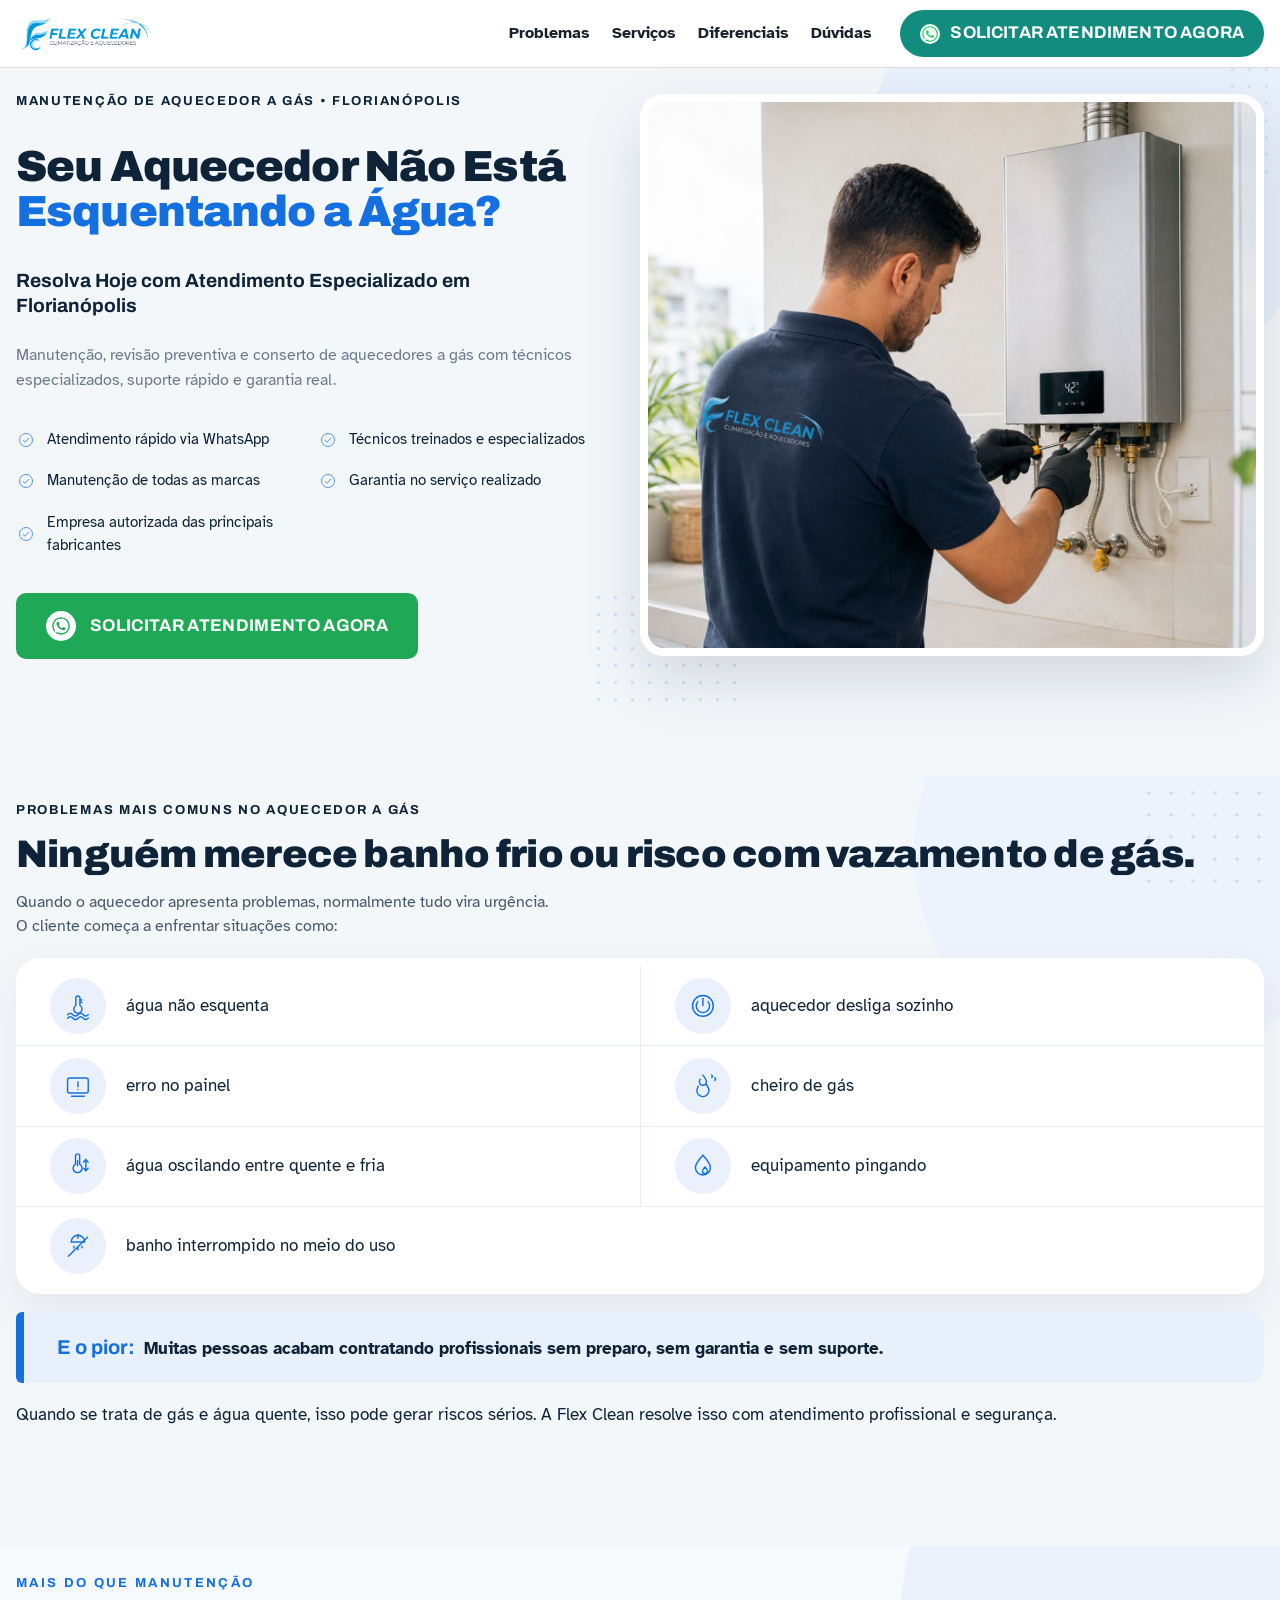
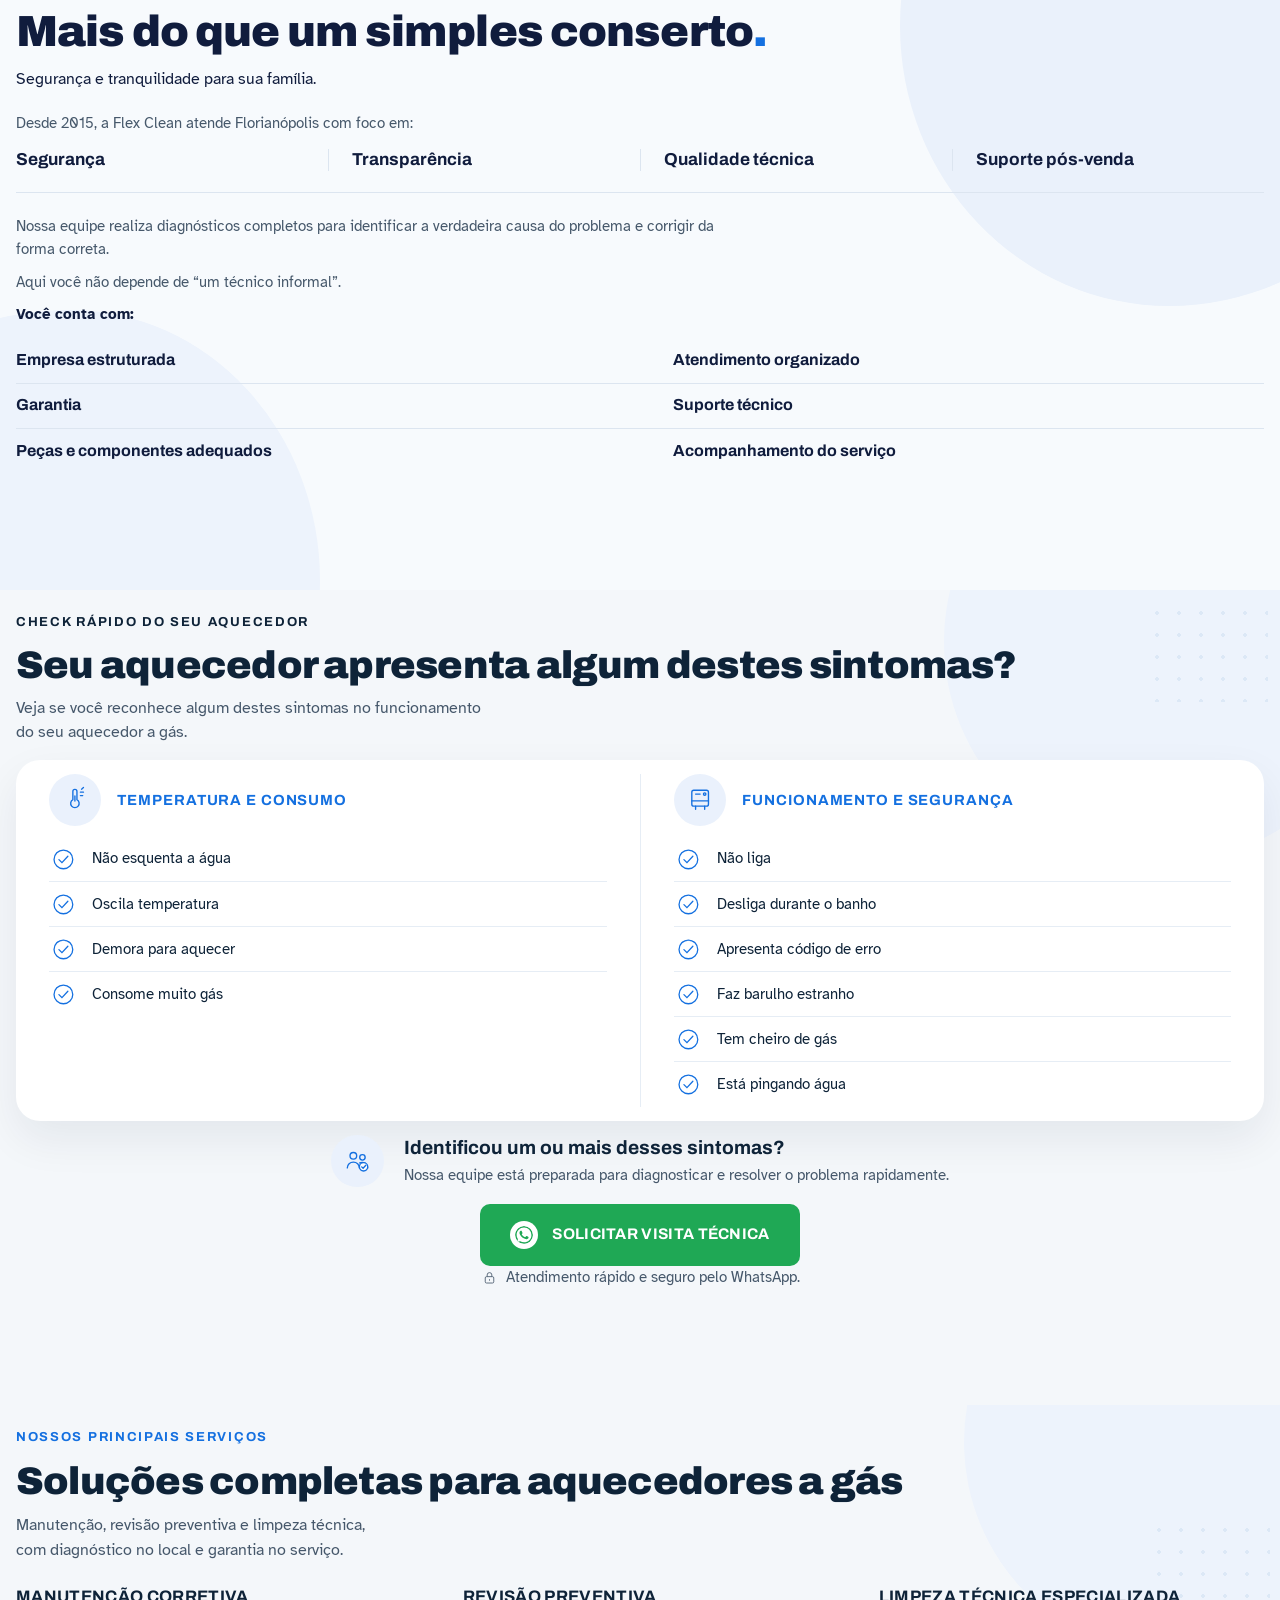
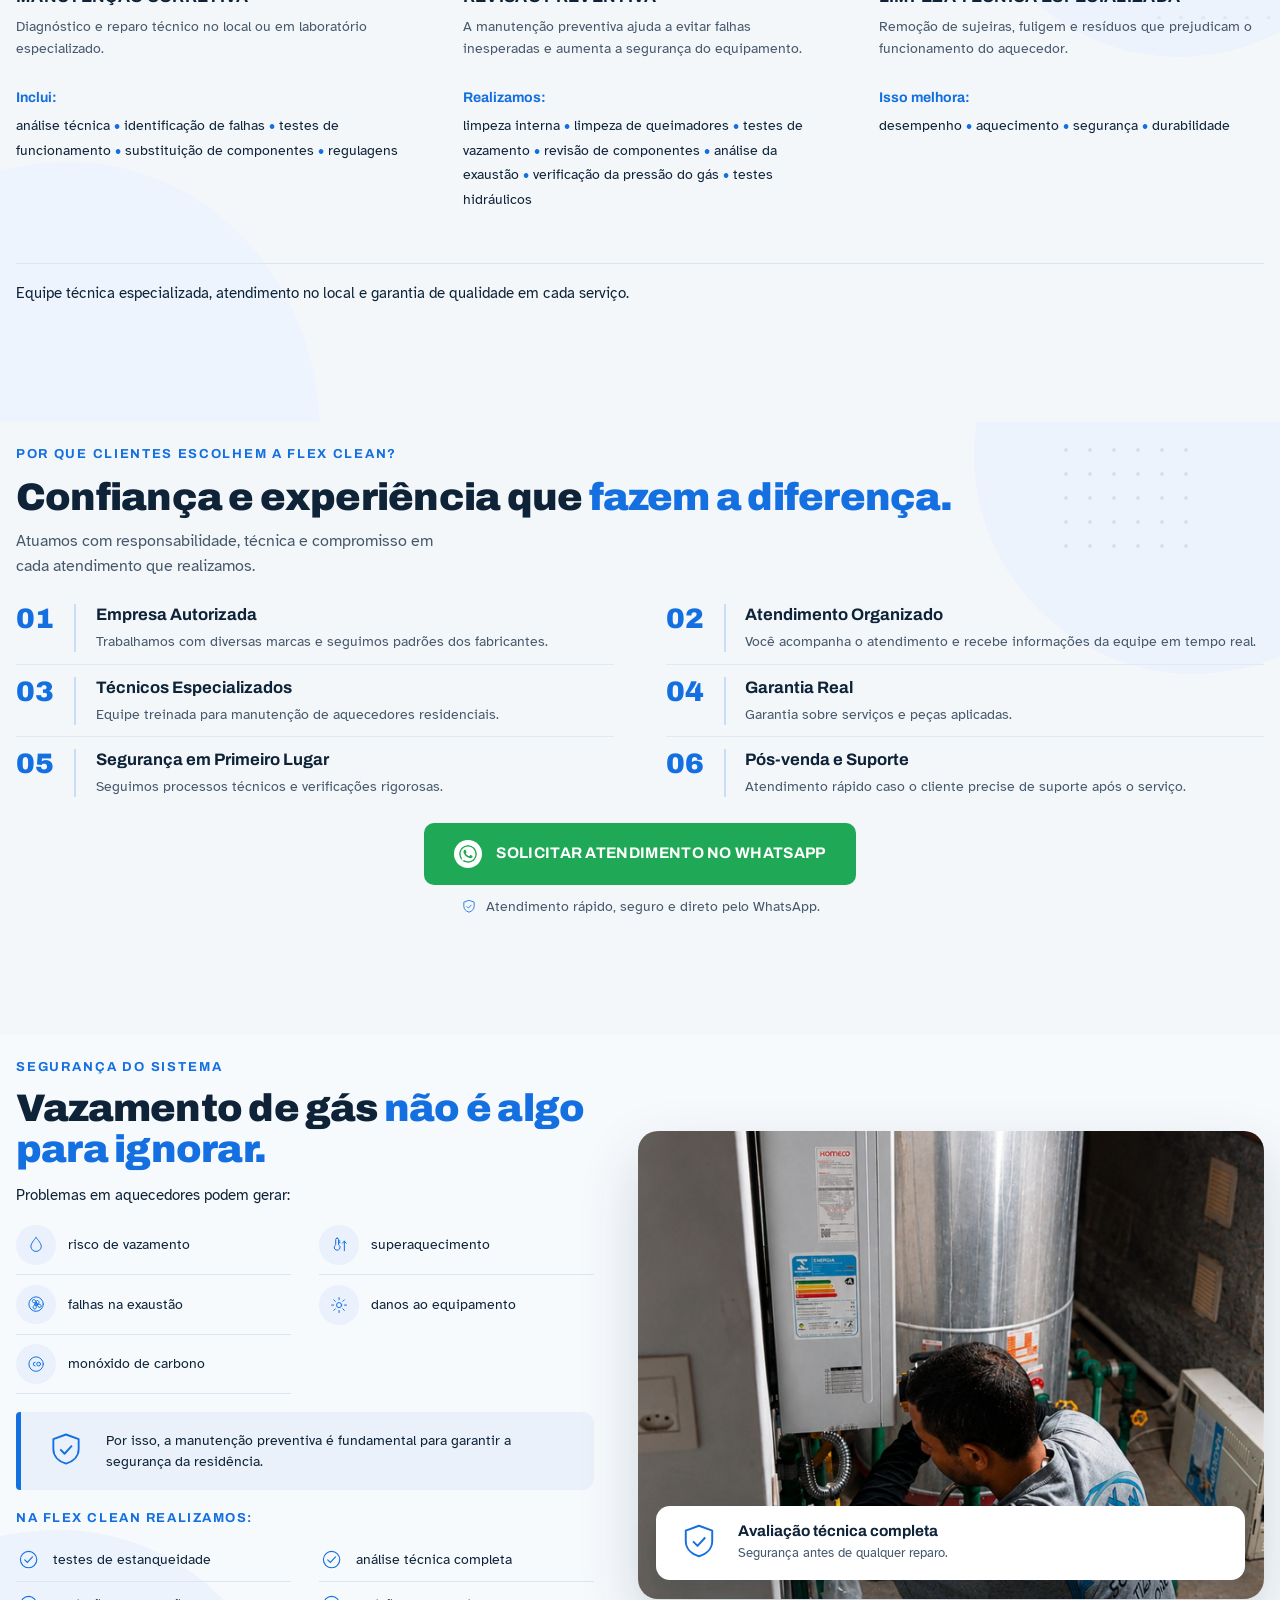
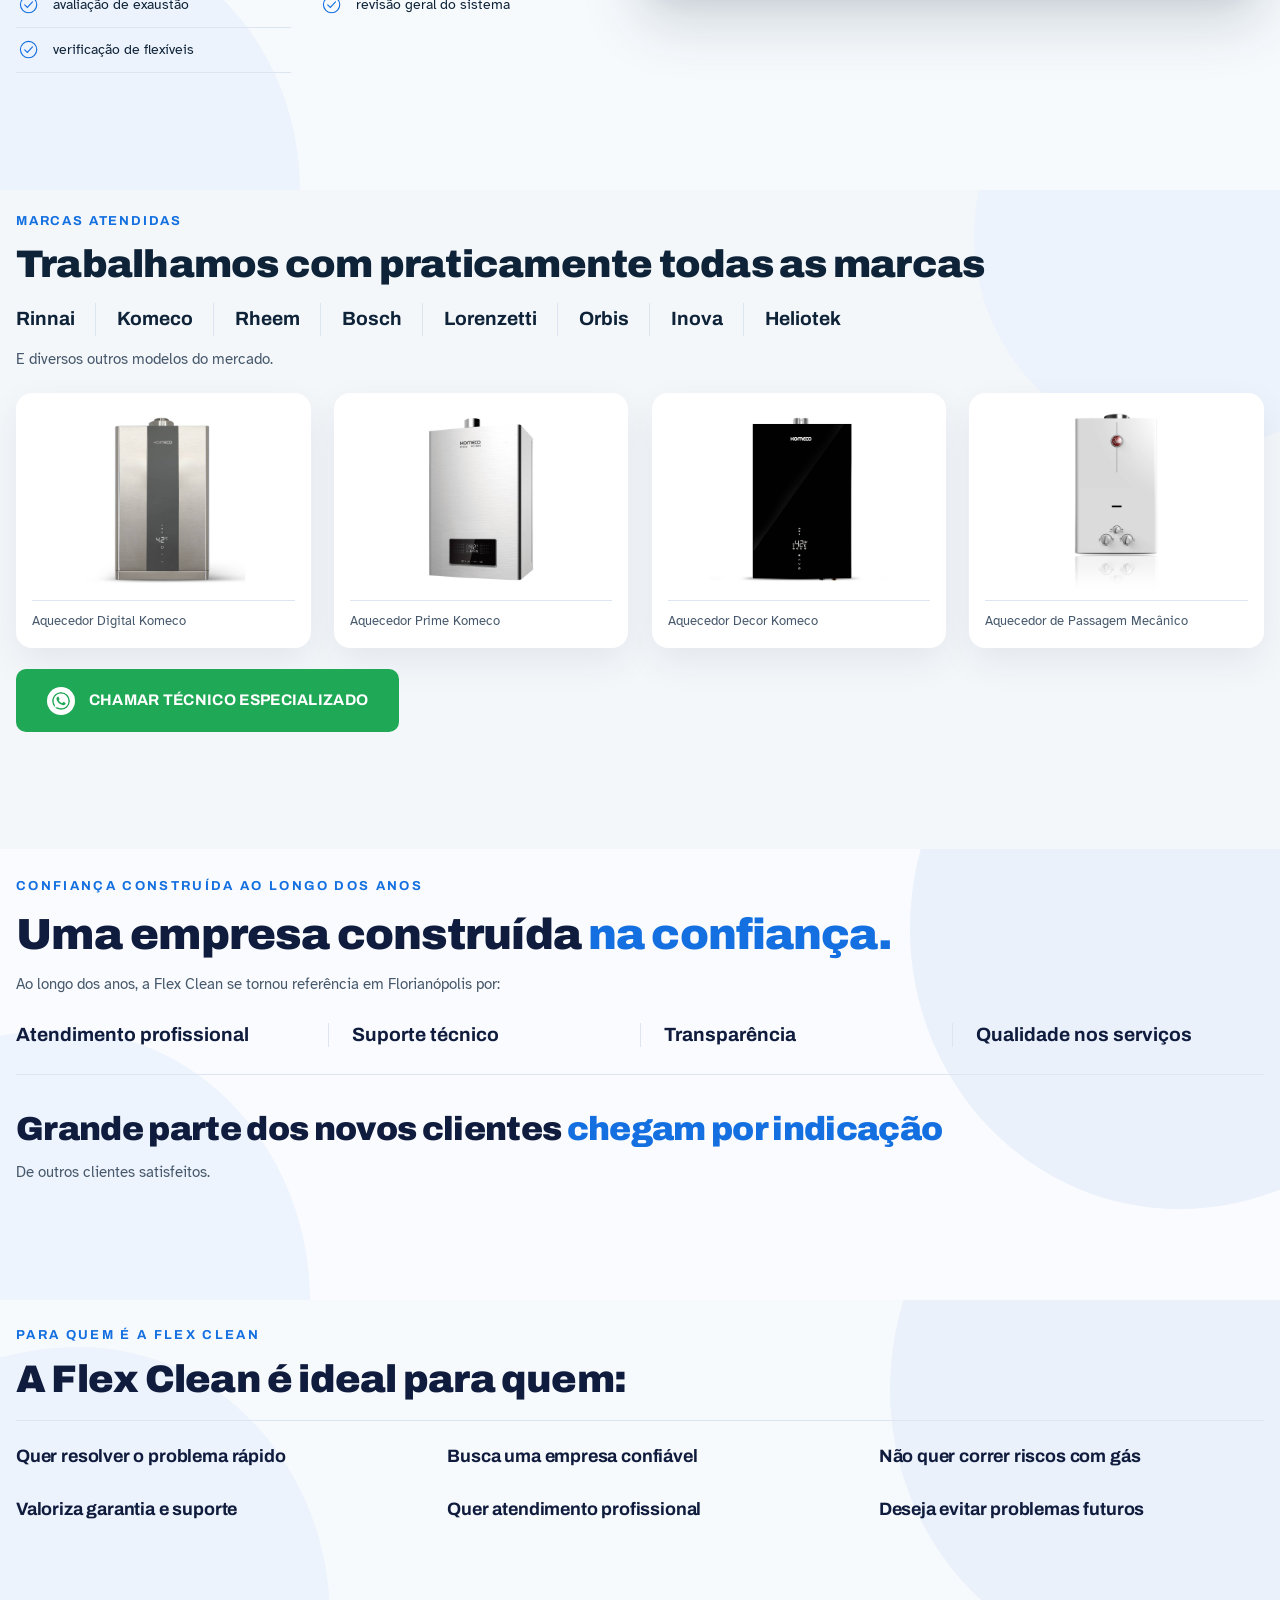
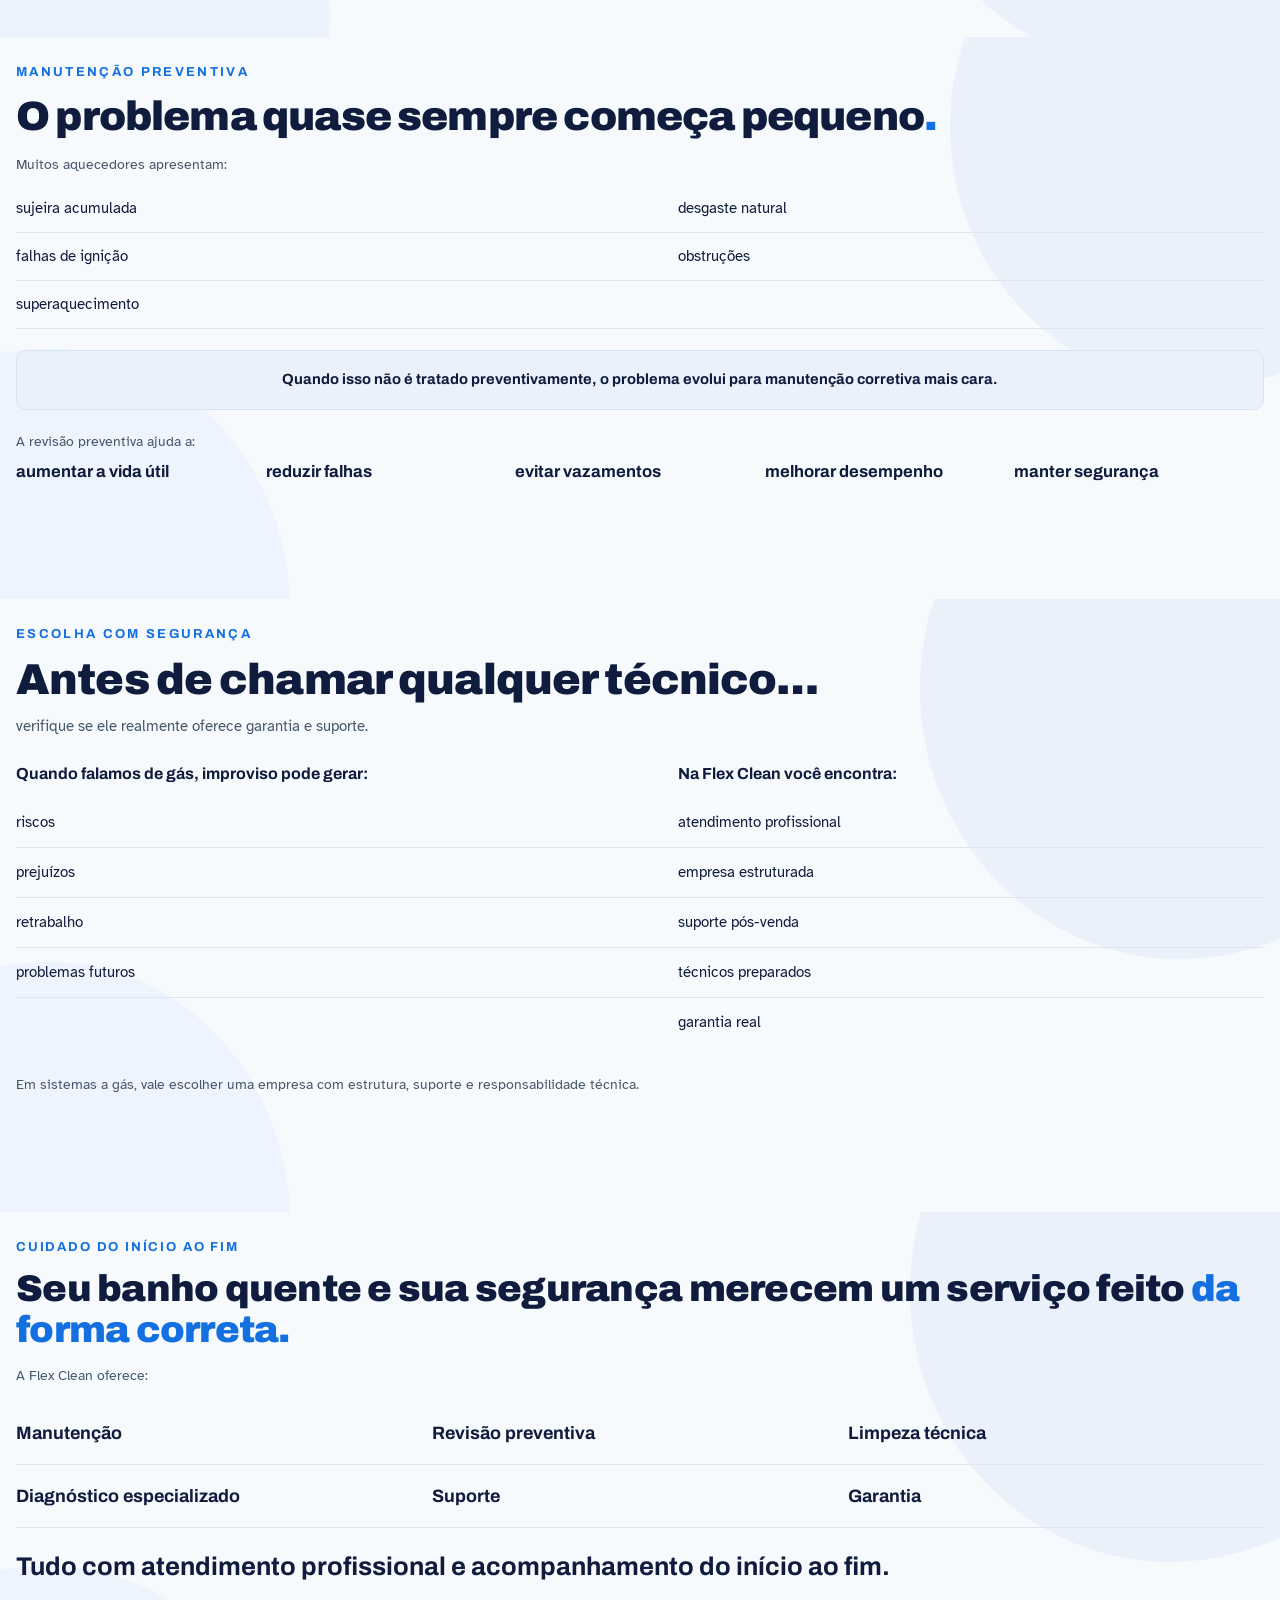
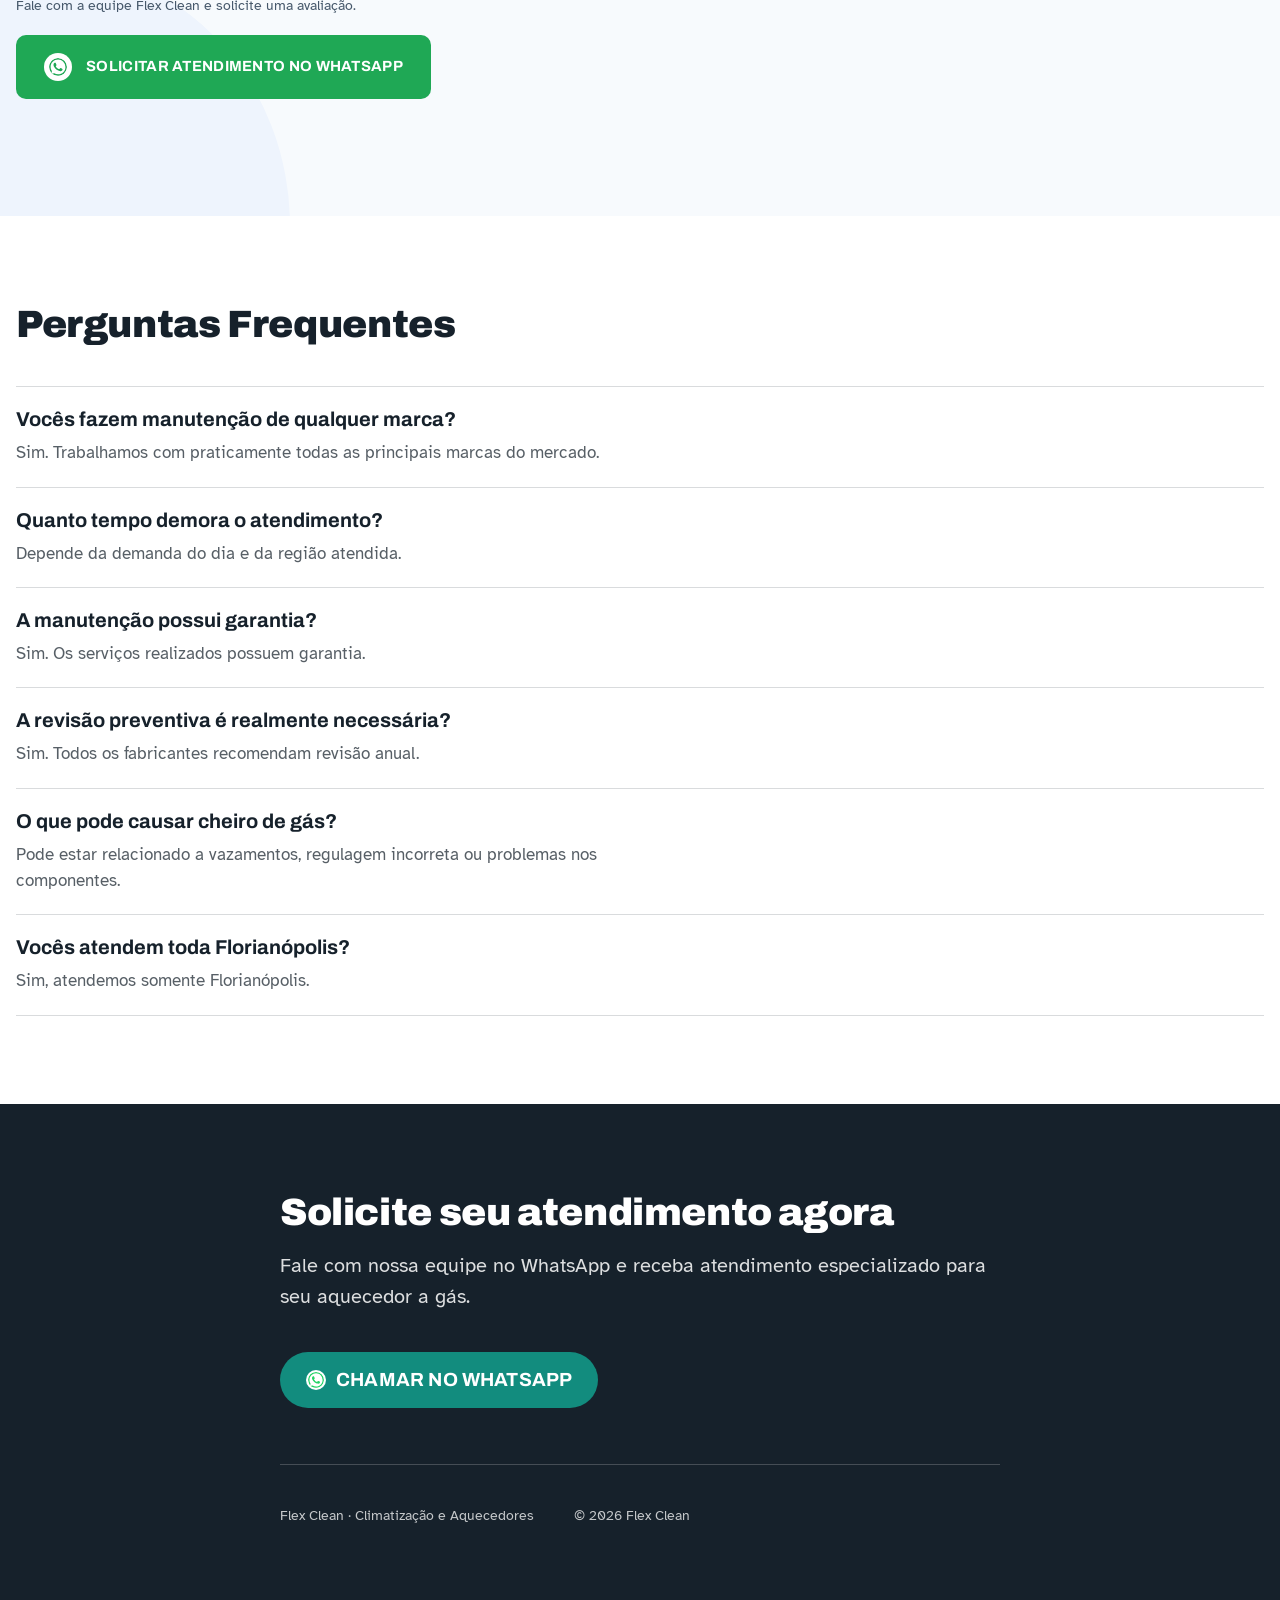
<file: aquecedor-gas-rev04/index.html>
<!doctype html>
<html lang="pt-BR">
<head>
<meta charset="utf-8">
<meta name="viewport" content="width=device-width, initial-scale=1">
<meta name="robots" content="noindex, nofollow">
<title>[MOCKUP AQUECEDOR] Flex Clean · Manutenção de Aquecedor a Gás em Florianópolis</title>
<meta name="description" content="Manutenção, revisão preventiva e conserto de aquecedores a gás com técnicos especializados, suporte rápido e garantia real.">
<meta property="og:title" content="Flex Clean · Manutenção de Aquecedor a Gás em Florianópolis">
<meta property="og:description" content="Manutenção, revisão preventiva e conserto de aquecedores a gás com técnicos especializados, suporte rápido e garantia real.">
<meta property="og:image" content="https://servicos.flexclean.com.br/assets/aquecedor-gas/hero-tecnico-aquecedor.jpg">
<meta property="og:type" content="website">
<link rel="icon" href="../assets/aquecedor-gas/logo_flex_clean.png">
<link rel="stylesheet" href="../assets/lp-rev03.css">
<style>
/* ================================================================
   REPLICA DO MOCKUP  -  primeira dobra
   Cores estimadas a olho a partir da imagem enviada no chat.
   Este bloco NAO segue o v2.1: tem olho em caixa alta, icone na lista,
   canto arredondado, sombra, fundo cinza e ornamento decorativo.
   ================================================================ */
.hero-mock {
  --mk-fundo:   #F4F7FA;
  --mk-navy:    #0E2338;
  --mk-azul:    #1470E0;
  --mk-azul-cl: #2E7FE3;
  --mk-cinza:   #6B7B8C;
  --mk-verde:   #1FA855;
  --mk-blob:    #E7F0FB;
  --mk-ponto:   #D3E2F2;

  position: relative;
  overflow: hidden;
  background: var(--mk-fundo);
  padding: clamp(18px, 2.6vh, 50px) var(--esp-1) clamp(70px, 13vh, 150px);
}

/* mesmo conteiner das outras dobras: 1200px centralizado */
.hm-miolo {
  position: relative;
  max-width: var(--larg-faixa);
  margin: 0 auto;
  display: grid;
  grid-template-columns: 48fr 52fr;
  gap: 48px;
  align-items: center;
}

/* ornamentos: circulo pálido atras da imagem e duas malhas de pontos */
.hm-miolo::before {
  content: "";
  position: absolute;
  top: -150px; right: -60px;
  width: 460px; height: 460px;
  border-radius: 50%;
  background: var(--mk-blob);
  z-index: 0;
}
.hm-miolo::after {
  content: "";
  position: absolute;
  top: -30px; right: -110px;
  width: 150px; height: 120px;
  background-image: radial-gradient(circle, var(--mk-ponto) 1.6px, transparent 1.7px);
  background-size: 17px 17px;
  z-index: 0;
}
.hm-pontos {
  position: absolute;
  left: 46%; bottom: -50px;
  width: 150px; height: 120px;
  background-image: radial-gradient(circle, var(--mk-ponto) 1.6px, transparent 1.7px);
  background-size: 17px 17px;
  z-index: 0;
}

.hm-texto, .hm-figura { position: relative; z-index: 1; }

/* olho */
.hm-olho {
  font-family: 'Archivo', Arial, sans-serif;
  font-weight: 700;
  font-size: 13px;
  letter-spacing: 0.13em;
  text-transform: uppercase;
  color: var(--mk-navy);
  max-width: none;
  margin-bottom: 32px;
}

/* titulo: duas cores, entrelinha curta, escala bem contrastada */
.hero-mock h1 {
  font-family: 'Archivo', Arial, sans-serif;
  font-weight: 900;
  font-size: clamp(30px, 3.4vw, 47px);
  line-height: 1.05;
  letter-spacing: -0.02em;
  color: var(--mk-navy);
  margin: 0 0 34px;
  max-width: none;
}
.hero-mock h1 .marca-azul { color: var(--mk-azul); }

.hm-chamada {
  font-family: 'Archivo', Arial, sans-serif;
  font-weight: 700;
  font-size: clamp(18px, 1.5vw, 23px);
  line-height: 1.3;
  color: var(--mk-navy);
  max-width: none;
  margin: 0 0 24px;
}

.hm-apoio {
  font-size: clamp(16px, 1.1vw, 18px);
  line-height: 1.6;
  color: var(--mk-cinza);
  max-width: 64ch;
  margin: 0 0 34px;
}

/* lista com check circular vazado, duas colunas, texto em peso normal */
.hm-provas {
  list-style: none;
  display: grid;
  grid-template-columns: repeat(2, minmax(0, 1fr));
  grid-template-rows: repeat(3, auto);
  grid-auto-flow: column;
  gap: 18px 28px;
  margin: 0 0 36px;
  padding: 0;
}
.hm-provas li {
  display: grid;
  grid-template-columns: 20px 1fr;
  align-items: center;
  gap: 10px;
  font-size: 15px;
  font-weight: 400;
  color: var(--mk-navy);
  max-width: none;
}
.hm-check { width: 20px; height: 20px; flex: none; fill: none; stroke: var(--mk-azul-cl); stroke-width: 1.6; }

/* botao: retangulo arredondado, verde claro, glifo em circulo branco */
.hm-btn {
  display: inline-flex;
  align-items: center;
  gap: 14px;
  background: var(--mk-verde);
  color: #FFFFFF;
  font-family: 'Archivo', Arial, sans-serif;
  font-weight: 700;
  font-size: 17px;
  letter-spacing: 0.02em;
  text-transform: uppercase;
  text-decoration: none;
  padding: 18px 30px;
  border-radius: 10px;
}
.hm-btn:hover { background: #18904A; }
.hm-btn-txt { display: block; }
.hm-btn .glifo { width: 30px; height: 30px; flex: none; background: #FFFFFF; border-radius: 50%; padding: 6px; fill: var(--mk-verde); }

/* imagem: canto arredondado, moldura branca fina, sombra suave */
.hm-figura { margin: 0; }
.hm-figura img {
  width: 100%;
  aspect-ratio: 10 / 9;
  object-fit: cover;
  border-radius: 24px;
  border: 8px solid #FFFFFF;
  box-shadow: 0 24px 60px rgba(14, 35, 56, 0.14);
}

@media (max-width: 900px) {
  .hero-mock { padding: 56px var(--esp-1); }
  .hm-miolo { grid-template-columns: 1fr; gap: 32px; }
  .hm-miolo::before { width: 300px; height: 300px; top: -80px; right: -70px; }
  .hm-miolo::after, .hm-pontos { display: none; }
  .hero-mock h1 { max-width: none; }
  .hero-mock h1 .marca-azul { display: inline; }
  .hm-provas { grid-template-columns: 1fr; grid-template-rows: none; grid-auto-flow: row; gap: 14px; }
}

@media (max-width: 560px) {
  .hero-mock { padding: 40px var(--esp-1); }
  .hm-olho { font-size: 12px; margin-bottom: 20px; }
  .hero-mock h1 { margin-bottom: 22px; }
  .hm-chamada { margin-bottom: 18px; }
  .hm-apoio { margin-bottom: 26px; }
  .hm-provas { margin-bottom: 28px; }
  /* botao: glifo fixo a esquerda e rotulo ocupando o resto, sem centralizar */
  .hm-btn {
    display: flex;
    width: 100%;
    justify-content: flex-start;
    text-align: left;
    font-size: 15px;
    line-height: 1.25;
    padding: 16px 20px;
    gap: 12px;
  }
  .hm-btn-txt { flex: 1; }
  .hm-btn .glifo { width: 28px; height: 28px; padding: 5px; }
  .hm-figura img { border-width: 6px; border-radius: 18px; }
}

/* ================================================================
   REPLICA DO MOCKUP  -  segunda dobra
   Cores estimadas a olho a partir da imagem enviada no chat.
   Os 12 icones sao desenhados a mao em SVG, nenhum de biblioteca.
   ================================================================ */
.db2 {
  --d2-alt: clamp(18px, 2.7vh, 52px);
  --d2-ico: clamp(44px, 6.2vh, 60px);
  --d2-fundo:  #F4F7FA;
  --d2-navy:   #0E2338;
  --d2-azul:   #1470E0;
  --d2-icobg:  #EAF1FC;
  --d2-alerta: #E8F0FB;
  --d2-fio:    #E6EDF5;
  --d2-cinza:  #46586B;

  position: relative;
  overflow: hidden;
  background: var(--d2-fundo);
  padding: var(--d2-alt) var(--esp-1) clamp(70px, 13vh, 150px);
}
.db2-miolo { position: relative; max-width: var(--larg-faixa); margin: 0 auto; }

/* ornamentos: circulo palido e malha de pontos, so no canto superior direito */
.db2-miolo::before {
  content: ""; position: absolute; z-index: 0;
  top: -170px; right: -90px; width: 440px; height: 440px;
  border-radius: 50%; background: #EDF3FC;
}
.db2-miolo::after {
  content: ""; position: absolute; z-index: 0;
  top: -18px; right: -6px; width: 132px; height: 108px;
  background-image: radial-gradient(circle, #D3E2F2 1.7px, transparent 1.8px);
  background-size: 22px 22px;
}
.db2-miolo > * { position: relative; z-index: 1; }

/* olho com traco */
.db2-olho {
  display: flex; align-items: center; gap: 14px;
  font-family: 'Archivo', Arial, sans-serif;
  font-weight: 700; font-size: 13px; letter-spacing: 0.13em;
  text-transform: uppercase; color: var(--d2-navy);
  max-width: none; margin: 0 0 clamp(8px, 1.4vh, 18px);
}
.db2-traco { display: block; width: 44px; height: 4px; border-radius: 2px; background: var(--d2-azul); flex: none; }

.db2 h2 {
  font-family: 'Archivo', Arial, sans-serif;
  font-weight: 900; font-size: clamp(26px, min(3vw, 4.4vh), 40px);
  line-height: 1.12; letter-spacing: -0.02em;
  color: var(--d2-navy); max-width: none; margin: 0 0 clamp(10px, 1.6vh, 20px);
}
.db2 h2 .marca-azul { color: var(--d2-azul); }

.db2-apoio {
  font-size: clamp(16px, 1.1vw, 18px); line-height: 1.5; color: var(--d2-cinza);
  max-width: none; margin: 0 0 clamp(14px, 2.2vh, 32px);
}

/* cartao branco com os 8 problemas */
.db2-cartao {
  background: #FFFFFF;
  border-radius: 24px;
  box-shadow: 0 18px 44px rgba(14, 35, 56, 0.07);
  padding: 8px 0;
}
.db2-itens { list-style: none; display: grid; grid-template-columns: 1fr 1fr; margin: 0; padding: 0; }
.db2-itens li {
  display: grid; grid-template-columns: var(--d2-ico) 1fr; align-items: center; gap: 20px;
  padding: clamp(9px, 1.3vh, 20px) 34px;
  font-size: 17px; color: var(--d2-navy);
  max-width: none;
  border-bottom: 1px solid var(--d2-fio);
}
.db2-itens li:nth-child(2n) { border-left: 1px solid var(--d2-fio); }
.db2-itens li:nth-last-child(-n+2) { border-bottom: none; }

.d2-ico {
  width: var(--d2-ico); height: var(--d2-ico);
  border-radius: 50%; background: var(--d2-icobg);
  display: grid; place-items: center;
}
.d2-ico svg { width: calc(var(--d2-ico) * 0.57); height: calc(var(--d2-ico) * 0.57); fill: none; stroke: var(--d2-azul); stroke-width: 1.8; stroke-linecap: round; }
.d2-ico svg circle[r="1.4"], .d2-ico svg circle[r="1.1"] { fill: var(--d2-azul); stroke: none; }
.d2-ico-branco { background: #FFFFFF; }

/* bloco E o pior */
.db2-alerta {
  display: block;
  background: var(--d2-alerta);
  border-left: 8px solid var(--d2-azul);
  border-radius: 6px 16px 16px 6px;
  padding: clamp(16px, 2.2vh, 26px) 32px;
  margin-top: clamp(14px, 2vh, 26px);
  padding-left: clamp(24px, 2.6vw, 36px);
}
.db2-pior { font-family: 'Archivo', Arial, sans-serif; font-weight: 700; font-size: 20px; color: var(--d2-azul); margin: 0 0 4px; max-width: none; }
.db2-pior-txt { font-weight: 700; font-size: 17px; color: var(--d2-navy); margin: 0; max-width: none; }

/* linha de fechamento com os tres selos */
.db2-fecho {
  display: flex; flex-wrap: wrap; align-items: center; justify-content: flex-start;
  gap: 10px; font-size: 17px; color: var(--d2-navy);
  max-width: none; margin: clamp(14px, 2.2vh, 32px) 0 0;
}
.d2-selo { display: inline-flex; align-items: center; gap: 8px; }
.d2-selo svg { width: 24px; height: 24px; fill: none; stroke: var(--d2-azul); stroke-width: 1.8; stroke-linecap: round; }
.d2-selo b { font-family: 'Archivo', Arial, sans-serif; color: var(--d2-azul); }
.d2-sep { color: var(--d2-azul); }

@media (max-width: 900px) {
  .db2-itens { grid-template-columns: 1fr; }
  .db2-itens li:nth-child(2n) { border-left: none; }
  .db2-itens li:nth-last-child(-n+2) { border-bottom: 1px solid var(--d2-fio); }
  .db2-itens li:last-child { border-bottom: none; }
  .db2-miolo::before { width: 260px; height: 260px; top: -120px; right: -80px; }
  .db2-miolo::after { display: none; }
  .db2 h2 { max-width: none; }
  .db2-apoio br { display: none; }
}

@media (max-width: 560px) {
  .db2 { padding: 40px var(--esp-1); --d2-ico: 48px; --d2-alt: 40px; }
  .db2-itens li { gap: 14px; padding: 16px 20px; font-size: 16px; }

  .db2-alerta { grid-template-columns: 1fr; gap: 14px; padding: 22px 20px; }
  .db2-fecho { justify-content: flex-start; }
}

/* ================================================================
   TERCEIRA DOBRA  -  replica do mockup dos servicos
   Tres cartoes com foto, cartao de outros cuidados e selo de 10 anos.
   Icones desenhados a mao, sem circulo de fundo neste bloco.
   ================================================================ */
.db3 {
  --d3-alt: clamp(16px, 2.4vh, 52px);
  --d3-ico2: clamp(26px, 3.8vh, 34px);
  --d3-selo: clamp(38px, 5.6vh, 52px);
  --d3-navy: #0E2338;
  --d3-azul: #1470E0;
  --d3-cinza: #46586B;
  --d3-fio: #E6EDF5;
  position: relative;
  overflow: hidden;
  background: #F4F7FA;
  padding: var(--d3-alt) var(--esp-1) clamp(70px, 13vh, 150px);
}
.db3-miolo { position: relative; max-width: var(--larg-faixa); margin: 0 auto; }

.db3-miolo::before {
  content: ""; position: absolute; z-index: 0;
  top: -180px; right: -110px; width: 430px; height: 430px;
  border-radius: 50%; background: #EDF3FC;
}
.db3-miolo::after {
  content: ""; position: absolute; z-index: 0;
  top: 60px; right: -4px; width: 122px; height: 100px;
  background-image: radial-gradient(circle, #DCE8F6 1.7px, transparent 1.8px);
  background-size: 22px 22px;
}
.db3-miolo > * { position: relative; z-index: 1; }

.db3 h2 {
  font-family: 'Archivo', Arial, sans-serif;
  font-weight: 900; font-size: clamp(28px, min(3.2vw, 4.6vh), 44px);
  line-height: 1.1; letter-spacing: -0.02em;
  color: var(--d3-navy); max-width: none; margin: 0 0 clamp(10px, 1.7vh, 22px);
}
.db3 h2 .marca-azul { color: var(--d3-azul); }
.db3-traco { display: block; width: 44px; height: 4px; border-radius: 2px; background: var(--d3-azul); margin: clamp(6px, 1vh, 16px) 0 clamp(6px, 1vh, 16px); }

.db3-apoio {
  font-size: clamp(16px, 1.1vw, 18px); line-height: 1.6; color: var(--d3-cinza);
  max-width: 84ch; margin: 0 0 clamp(12px, 1.8vh, 28px);
}

/* tres cartoes com foto */
.db3-cards { display: grid; grid-template-columns: repeat(3, 1fr); gap: 26px; }
.db3-card {
  background: #FFFFFF; border-radius: 16px; overflow: hidden;
  box-shadow: 0 14px 36px rgba(14, 35, 56, 0.07);
  display: flex; flex-direction: column;
}
.db3-card img { width: 100%; height: clamp(110px, 15vh, 230px); object-fit: cover; }
.db3-card-txt { padding: clamp(12px, 1.6vh, 24px) 24px clamp(13px, 1.8vh, 26px); }
.db3-card h3 {
  font-family: 'Archivo', Arial, sans-serif; font-weight: 700;
  font-size: clamp(18px, 1.5vw, 22px); color: var(--d3-navy);
  margin: 0 0 clamp(5px, 0.9vh, 14px);
}
.db3-card p { font-size: 17px; line-height: 1.6; color: var(--d3-cinza); margin: 0; max-width: none; }

/* cartao dos outros cuidados */
.db3-outros {
  background: #FFFFFF; border-radius: 16px;
  box-shadow: 0 14px 36px rgba(14, 35, 56, 0.07);
  padding: clamp(13px, 2vh, 26px) clamp(24px, 3vw, 36px);
  margin-top: clamp(10px, 1.6vh, 24px);
}
.db3-outros h3 {
  font-family: 'Archivo', Arial, sans-serif; font-weight: 700;
  font-size: clamp(17px, 1.4vw, 20px); color: var(--d3-navy);
  margin: 0 0 clamp(6px, 1.1vh, 18px);
}
.db3-outros-grade { list-style: none; display: grid; grid-template-columns: repeat(3, 1fr); margin: 0; padding: 0; }
.db3-outros-grade li {
  display: grid; grid-template-columns: var(--d3-ico2) 1fr; align-items: center; gap: 14px;
  padding: clamp(5px, 0.9vh, 12px) 24px;
  font-size: 17px; color: var(--d3-navy); max-width: none;
}
.db3-outros-grade li:nth-child(3n+1) { padding-left: 0; }
.db3-outros-grade li:not(:nth-child(3n+1)) { border-left: 1px solid var(--d3-fio); }
.db3-outros-grade svg { width: var(--d3-ico2); height: var(--d3-ico2); fill: none; stroke: var(--d3-azul); stroke-width: 1.8; stroke-linecap: round; }

/* selo dos 10 anos */
.db3-selo10 {
  display: block;
  background: #EDF3FC; border-radius: 16px;
  padding: clamp(12px, 1.8vh, 24px) clamp(24px, 3vw, 34px);
  margin-top: clamp(10px, 1.6vh, 24px);
}
.db3-selo10 svg { width: var(--d3-selo); height: var(--d3-selo); fill: none; stroke: var(--d3-azul); stroke-width: 1.7; stroke-linejoin: round; }
.db3-selo10 p { font-size: clamp(16px, 1.2vw, 18px); line-height: 1.55; color: var(--d3-navy); margin: 0; max-width: none; }
.db3-selo10 b { color: var(--d3-azul); font-family: 'Archivo', Arial, sans-serif; }

@media (max-width: 900px) {
  .db3-cards { grid-template-columns: 1fr; gap: 20px; }
  .db3-outros-grade { grid-template-columns: 1fr 1fr; }
  .db3-outros-grade li { padding-left: 20px; }
  .db3-outros-grade li:nth-child(3n+1) { padding-left: 20px; }
  .db3-outros-grade li:not(:nth-child(3n+1)) { border-left: none; }
  .db3-outros-grade li:nth-child(2n) { border-left: 1px solid var(--d3-fio); }
  .db3-outros-grade li:nth-child(2n+1) { padding-left: 0; }
}

@media (max-width: 560px) {
  .db3 { --d3-ico2: 30px; --d3-selo: 44px; --d3-alt: 40px; }
  .db3-card img { height: 190px; }
  .db3-outros-grade { grid-template-columns: 1fr; }
  .db3-outros-grade li, .db3-outros-grade li:nth-child(2n) { border-left: none; padding-left: 0; }
  .db3-selo10 { grid-template-columns: 1fr; gap: 14px; }
}

/* ================================================================
   QUARTA DOBRA  -  replica do mockup do check de sinais
   Os 10 sinais sao os mesmos da rev02, agrupados em duas colunas.
   ================================================================ */
.db4 {
  --d4-alt: clamp(16px, 2.4vh, 52px);
  --d4-ico: clamp(40px, 5.8vh, 56px);
  --d4-check: clamp(22px, 3.2vh, 30px);
  --d4-navy: #0E2338;
  --d4-azul: #1470E0;
  --d4-cinza: #46586B;
  --d4-fio: #E6EDF5;
  position: relative;
  overflow: hidden;
  background: #F4F7FA;
  padding: var(--d4-alt) var(--esp-1) clamp(70px, 13vh, 150px);
}
.db4-miolo { position: relative; max-width: var(--larg-faixa); margin: 0 auto; }
.db4-miolo::before {
  content: ""; position: absolute; z-index: 0;
  top: -190px; right: -120px; width: 440px; height: 440px;
  border-radius: 50%; background: #EDF3FC;
}
.db4-miolo::after {
  content: ""; position: absolute; z-index: 0;
  top: -10px; right: -4px; width: 122px; height: 100px;
  background-image: radial-gradient(circle, #DCE8F6 1.7px, transparent 1.8px);
  background-size: 22px 22px;
}
.db4-miolo > * { position: relative; z-index: 1; }

.db4-olho {
  display: flex; align-items: center; gap: 14px;
  font-family: 'Archivo', Arial, sans-serif;
  font-weight: 700; font-size: 13px; letter-spacing: 0.13em;
  text-transform: uppercase; color: var(--d4-navy);
  max-width: none; margin: 0 0 clamp(8px, 1.4vh, 18px);
}
.db4-traco { display: block; width: 44px; height: 4px; border-radius: 2px; background: var(--d4-azul); flex: none; }

.db4 h2 {
  font-family: 'Archivo', Arial, sans-serif;
  font-weight: 900; font-size: clamp(26px, min(3vw, 4.4vh), 42px);
  line-height: 1.1; letter-spacing: -0.02em;
  color: var(--d4-navy); max-width: none; margin: 0 0 clamp(6px, 1vh, 14px);
}
.db4 h2 .marca-azul { color: var(--d4-azul); }
.db4-apoio { font-size: clamp(16px, 1.1vw, 18px); line-height: 1.55; color: var(--d4-cinza); max-width: none; margin: 0 0 clamp(10px, 1.6vh, 26px); }

/* cartao com os dois grupos */
.db4-cartao {
  background: #FFFFFF; border-radius: 24px;
  box-shadow: 0 18px 44px rgba(14, 35, 56, 0.07);
  display: grid; grid-template-columns: 1fr 1fr;
  padding: clamp(10px, 1.6vh, 26px) 0;
}
.d4-grupo { padding: 0 clamp(22px, 2.6vw, 40px); }
.d4-grupo + .d4-grupo { border-left: 1px solid var(--d4-fio); }
.d4-grupo-topo { display: grid; grid-template-columns: var(--d4-ico) 1fr; align-items: center; gap: 16px; margin-bottom: clamp(6px, 1.2vh, 16px); }
.d4-grupo-topo h3 {
  font-family: 'Archivo', Arial, sans-serif; font-weight: 700;
  font-size: clamp(14px, 1.15vw, 17px); letter-spacing: 0.06em;
  text-transform: uppercase; color: var(--d4-azul); margin: 0;
}
.d4-ico { width: var(--d4-ico); height: var(--d4-ico); border-radius: 50%; background: #EAF1FC; display: grid; place-items: center; }
.d4-ico svg { width: calc(var(--d4-ico) * 0.58); height: calc(var(--d4-ico) * 0.58); fill: none; stroke: var(--d4-azul); stroke-width: 1.8; stroke-linecap: round; }

.d4-lista { list-style: none; margin: 0; padding: 0; }
.d4-lista li {
  display: grid; grid-template-columns: var(--d4-check) 1fr; align-items: center; gap: 14px;
  padding: clamp(5px, 0.85vh, 13px) 0;
  font-size: clamp(15px, 1.15vw, 17px); color: var(--d4-navy); max-width: none;
  border-bottom: 1px solid var(--d4-fio);
}
.d4-lista li:last-child { border-bottom: none; }
.d4-check { width: var(--d4-check); height: var(--d4-check); fill: none; stroke: var(--d4-azul); stroke-width: 1.8; stroke-linecap: round; }

/* fechamento */
.db4-fecho { display: grid; justify-items: center; margin-top: clamp(10px, 1.6vh, 26px); }
.db4-fecho-txt { display: grid; grid-template-columns: var(--d4-ico) 1fr; align-items: center; gap: 20px; }
.db4-fecho h3 {
  font-family: 'Archivo', Arial, sans-serif; font-weight: 700;
  font-size: clamp(17px, 1.5vw, 22px); color: var(--d4-navy); margin: 0 0 4px;
}
.db4-fecho p { font-size: clamp(15px, 1.15vw, 17px); line-height: 1.5; color: var(--d4-cinza); margin: 0; max-width: none; }

.db4-btn {
  display: inline-flex; align-items: center; gap: 14px;
  background: #1FA855; color: #FFFFFF;
  font-family: 'Archivo', Arial, sans-serif; font-weight: 700;
  font-size: clamp(15px, 1.2vw, 18px); letter-spacing: 0.02em;
  text-transform: uppercase; text-decoration: none;
  padding: clamp(13px, 1.9vh, 19px) clamp(22px, 2.4vw, 34px);
  border-radius: 10px;
  margin-top: clamp(10px, 1.8vh, 22px);
}
.db4-btn:hover { background: #18904A; }
.db4-btn .glifo { width: 28px; height: 28px; flex: none; background: #FFFFFF; border-radius: 50%; padding: 5px; fill: #1FA855; stroke: none; }

.db4-seguro {
  display: flex; align-items: center; gap: 8px;
  font-size: 14px; color: var(--d4-cinza);
  margin: clamp(7px, 1.2vh, 14px) 0 0; max-width: none;
}
.db4-seguro svg { width: 17px; height: 17px; fill: none; stroke: var(--d4-cinza); stroke-width: 2; }

@media (max-width: 900px) {
  .db4 { --d4-ico: 48px; --d4-check: 26px; --d4-alt: 40px; }
  .db4-cartao { grid-template-columns: 1fr; padding: 8px 0; }
  .d4-grupo { padding: 18px clamp(20px, 5vw, 30px); }
  .d4-grupo + .d4-grupo { border-left: none; border-top: 1px solid var(--d4-fio); }
  .db4 h2 { max-width: none; }
  .db4-apoio br, .db4-fecho p br { display: none; }
}

@media (max-width: 560px) {
  .db4-fecho-txt { grid-template-columns: 1fr; gap: 12px; justify-items: start; }
  .db4-btn { width: 100%; justify-content: flex-start; text-align: left; }
  .db4-fecho { justify-items: start; }
}

/* ================================================================
   QUINTA DOBRA  -  replica do mockup dos servicos principais
   Tres colunas sobre o fundo, sem cartao. Itens em texto corrido
   separados por bullet, como no mockup.
   ================================================================ */
.db5 {
  --d5-alt: clamp(16px, 2.4vh, 52px);
  --d5-navy: #0E2338;
  --d5-azul: #1470E0;
  --d5-cinza: #46586B;
  --d5-fio: #DDE6F0;
  position: relative;
  overflow: hidden;
  background: #F4F7FA;
  padding: var(--d5-alt) var(--esp-1) clamp(70px, 13vh, 150px);
}
.db5-miolo { position: relative; max-width: var(--larg-faixa); margin: 0 auto; }
.db5-miolo::before {
  content: ""; position: absolute; z-index: 0;
  top: -200px; right: -130px; width: 430px; height: 430px;
  border-radius: 50%; background: #EDF3FC;
}
.db5::before {
  content: ""; position: absolute; z-index: 0;
  bottom: -260px; left: -200px; width: 520px; height: 520px;
  border-radius: 52% 48% 46% 54% / 44% 52% 48% 56%;
  background: #EEF4FD;
}
.db5-miolo::after {
  content: ""; position: absolute; z-index: 0;
  top: 92px; right: -6px; width: 122px; height: 100px;
  background-image: radial-gradient(circle, #DCE8F6 1.7px, transparent 1.8px);
  background-size: 22px 22px;
}
.db5-miolo > * { position: relative; z-index: 1; }

.db5-olho {
  display: flex; align-items: center; gap: 14px;
  font-family: 'Archivo', Arial, sans-serif;
  font-weight: 700; font-size: 13px; letter-spacing: 0.13em;
  text-transform: uppercase; color: var(--d5-azul);
  max-width: none; margin: 0 0 clamp(8px, 1.4vh, 18px);
}
.db5-traco, .d5-traco { display: block; width: 44px; height: 4px; border-radius: 2px; background: var(--d5-azul); flex: none; }

.db5 h2 {
  font-family: 'Archivo', Arial, sans-serif;
  font-weight: 900; font-size: clamp(26px, min(3vw, 4.4vh), 42px);
  line-height: 1.1; letter-spacing: -0.02em;
  color: var(--d5-navy); max-width: none; margin: 0 0 clamp(6px, 1.2vh, 14px);
}
.db5 h2 .marca-azul { color: var(--d5-azul); }
.db5-apoio { font-size: clamp(16px, 1.1vw, 18px); line-height: 1.55; color: var(--d5-cinza); max-width: none; margin: 0 0 clamp(16px, 2.6vh, 40px); }

/* tres colunas direto sobre o fundo, sem cartao */
.db5-grade { display: grid; grid-template-columns: repeat(3, 1fr); gap: 0; }
.d5-col { padding: 0 clamp(18px, 2.4vw, 40px); }
.d5-col:first-child { padding-left: 0; }
.d5-col:last-child { padding-right: 0; }
.d5-col + .d5-col { border-left: 1px solid var(--d5-fio); }
.d5-col > * { max-width: none; }
.d5-col .d5-traco { margin-bottom: clamp(10px, 1.6vh, 18px); }
.d5-col h3 {
  font-family: 'Archivo', Arial, sans-serif; font-weight: 700;
  font-size: clamp(15px, 1.3vw, 19px); line-height: 1.25; letter-spacing: 0.02em;
  text-transform: uppercase; color: var(--d5-navy);
  margin: 0 0 clamp(10px, 1.6vh, 20px);
}
.d5-desc { font-size: clamp(14px, 1.05vw, 16px); line-height: 1.6; color: var(--d5-cinza); margin: 0 0 clamp(10px, 1.8vh, 22px); }
.d5-rot {
  font-family: 'Archivo', Arial, sans-serif; font-weight: 700;
  font-size: clamp(14px, 1.05vw, 16px); color: var(--d5-azul);
  margin: 0 0 clamp(6px, 1vh, 12px);
}
.d5-itens { font-size: clamp(14px, 1.05vw, 16px); line-height: 1.75; color: var(--d5-navy); margin: 0 0 clamp(10px, 1.6vh, 20px); }
.d5-sep { color: var(--d5-azul); font-weight: 700; }
.d5-fecho {
  font-size: clamp(14px, 1.05vw, 16px); line-height: 1.6; color: var(--d5-cinza);
  border-top: 1px solid var(--d5-fio);
  padding-top: clamp(8px, 1.4vh, 16px); margin: 0;
}
.d5-fecho b { font-family: 'Archivo', Arial, sans-serif; color: var(--d5-azul); }

.db5-rodape {
  font-size: clamp(15px, 1.1vw, 17px); color: var(--d5-navy);
  max-width: none;
  border-top: 1px solid var(--d5-fio);
  margin: clamp(16px, 2.6vh, 40px) 0 0;
  padding-top: clamp(12px, 2vh, 26px);
}
.db5-rodape svg { width: 30px; height: 30px; flex: none; fill: none; stroke: var(--d5-azul); stroke-width: 1.8; stroke-linejoin: round; }

@media (max-width: 900px) {
  .db5 { --d5-alt: 40px; }
  .db5-grade { grid-template-columns: 1fr; }
  .d5-col { padding: 22px 0; }
  .d5-col + .d5-col { border-left: none; border-top: 1px solid var(--d5-fio); }
  .db5 h2 { max-width: none; }
  .db5-apoio br, .d5-col h3 br { display: none; }

}

/* ================================================================
   SEXTA DOBRA  -  replica do mockup dos diferenciais
   As 8 razoes sao as da rev02, numeradas e em duas colunas.
   ================================================================ */
.db6 {
  --d6-alt: clamp(16px, 2.4vh, 52px);
  --d6-navy: #0E2338;
  --d6-azul: #1470E0;
  --d6-cinza: #46586B;
  --d6-fio: #E1E9F3;
  --d6-regua: #C9DDF6;
  position: relative;
  overflow: hidden;
  background: #F4F7FA;
  padding: var(--d6-alt) var(--esp-1) clamp(70px, 13vh, 150px);
}
.db6-miolo { position: relative; max-width: var(--larg-faixa); margin: 0 auto; }
.db6-miolo::before {
  content: ""; position: absolute; z-index: 0;
  top: -210px; right: -150px; width: 440px; height: 440px;
  border-radius: 50%; background: #EDF3FC;
}
.db6-miolo::after {
  content: ""; position: absolute; z-index: 0;
  top: -6px; right: 60px; width: 150px; height: 128px;
  background-image: radial-gradient(circle, #D3E2F2 1.7px, transparent 1.8px);
  background-size: 24px 24px;
}
.db6-miolo > * { position: relative; z-index: 1; }

.db6-olho {
  display: flex; align-items: center; gap: 14px;
  font-family: 'Archivo', Arial, sans-serif;
  font-weight: 700; font-size: 13px; letter-spacing: 0.13em;
  text-transform: uppercase; color: var(--d6-azul);
  max-width: none; margin: 0 0 clamp(8px, 1.4vh, 18px);
}
.db6-traco { display: block; width: 44px; height: 4px; border-radius: 2px; background: var(--d6-azul); flex: none; }

.db6 h2 {
  font-family: 'Archivo', Arial, sans-serif;
  font-weight: 900; font-size: clamp(26px, min(3vw, 4.4vh), 42px);
  line-height: 1.1; letter-spacing: -0.02em;
  color: var(--d6-navy); max-width: none; margin: 0 0 clamp(6px, 1.2vh, 14px);
}
.db6 h2 .marca-azul { color: var(--d6-azul); }
.db6-apoio { font-size: clamp(16px, 1.1vw, 18px); line-height: 1.55; color: var(--d6-cinza); max-width: none; margin: 0 0 clamp(9px, 1.5vh, 26px); }

/* as 8 razoes numeradas, em duas colunas */
.db6-itens {
  list-style: none; margin: 0; padding: 0;
  display: grid; grid-template-columns: 1fr 1fr;
  column-gap: clamp(28px, 4vw, 64px);
}
.db6-itens li {
  display: grid; grid-template-columns: auto 1fr;
  gap: clamp(14px, 1.6vw, 24px);
  padding: clamp(8px, 1.3vh, 18px) 0;
  border-bottom: 1px solid var(--d6-fio);
  max-width: none;
}
.db6-itens li:nth-last-child(-n+2) { border-bottom: none; }
.d6-num {
  font-family: 'Archivo', Arial, sans-serif; font-weight: 900;
  font-size: clamp(24px, 2.2vw, 34px); line-height: 1.05;
  color: var(--d6-azul); font-variant-numeric: tabular-nums;
}
.d6-txt { border-left: 2px solid var(--d6-regua); padding-left: clamp(14px, 1.5vw, 22px); }
.d6-txt h3 {
  font-family: 'Archivo', Arial, sans-serif; font-weight: 700;
  font-size: clamp(15px, 1.3vw, 19px); line-height: 1.25;
  color: var(--d6-navy); margin: 0 0 clamp(3px, 0.7vh, 8px);
}
.d6-txt p { font-size: clamp(14px, 1.05vw, 16px); line-height: 1.5; color: var(--d6-cinza); margin: 0; max-width: none; }

/* fechamento */
.db6-fecho { display: grid; justify-items: center; margin-top: clamp(10px, 1.6vh, 28px); }
.db6-btn {
  display: inline-flex; align-items: center; gap: 14px;
  background: #1FA855; color: #FFFFFF;
  font-family: 'Archivo', Arial, sans-serif; font-weight: 700;
  font-size: clamp(15px, 1.2vw, 18px); letter-spacing: 0.02em;
  text-transform: uppercase; text-decoration: none;
  padding: clamp(13px, 1.9vh, 19px) clamp(22px, 2.4vw, 34px);
  border-radius: 10px;
}
.db6-btn:hover { background: #18904A; }
.db6-btn .glifo { width: 28px; height: 28px; flex: none; background: #FFFFFF; border-radius: 50%; padding: 5px; fill: #1FA855; stroke: none; }
.db6-seguro {
  display: flex; align-items: center; gap: 8px;
  font-size: 14px; color: var(--d6-cinza);
  margin: clamp(7px, 1.2vh, 14px) 0 0; max-width: none;
}
.db6-seguro svg { width: 18px; height: 18px; fill: none; stroke: var(--d6-azul); stroke-width: 1.9; stroke-linejoin: round; }

@media (max-width: 900px) {
  .db6 { --d6-alt: 40px; }
  .db6-itens { grid-template-columns: 1fr; }
  .db6-itens li:nth-last-child(-n+2) { border-bottom: 1px solid var(--d6-fio); }
  .db6-itens li:last-child { border-bottom: none; }
  .db6 h2 br, .db6-apoio br { display: none; }
}

@media (max-width: 560px) {
  .db6-btn { width: 100%; justify-content: flex-start; text-align: left; }
  .db6-fecho { justify-items: start; }
}

/* ================================================================
   DOBRA "PARA QUEM"  -  replica do mockup
   Seis frases grandes em tres colunas, sem icone e sem marcador.
   Os seis itens sao os da rev02, na mesma ordem.
   ================================================================ */
.db7 {
  --d7-alt: clamp(30px, 7vh, 80px);
  --d7-navy: #101C3D;
  --d7-azul: #1470E0;
  --d7-fio: #DCE5F0;
  position: relative;
  overflow: hidden;
  background: #F7FAFD;
  padding: var(--d7-alt) var(--esp-1) clamp(70px, 13vh, 150px);
}
/* manchas pálidas: uma no alto à direita, outra embaixo à esquerda */
.db7::before {
  content: ""; position: absolute; z-index: 0;
  top: -190px; right: -170px; width: 560px; height: 560px;
  border-radius: 46% 54% 52% 48% / 50% 44% 56% 50%;
  background: #EAF1FB;
}
.db7::after {
  content: ""; position: absolute; z-index: 0;
  bottom: -230px; left: -190px; width: 520px; height: 520px;
  border-radius: 52% 48% 46% 54% / 44% 52% 48% 56%;
  background: #EDF3FC;
}
.db7-miolo { position: relative; z-index: 1; max-width: var(--larg-faixa); margin: 0 auto; }

.db7-olho {
  font-family: 'Archivo', Arial, sans-serif;
  font-weight: 700; font-size: 13px; letter-spacing: 0.18em;
  text-transform: uppercase; color: var(--d7-azul);
  max-width: none; margin: 0 0 clamp(14px, 3vh, 30px);
}

.db7 h2 {
  font-family: 'Archivo', Arial, sans-serif;
  font-weight: 900; font-size: clamp(28px, min(3.4vw, 6vh), 46px);
  line-height: 1.1; letter-spacing: -0.02em;
  color: var(--d7-navy); max-width: none;
  margin: 0 0 clamp(20px, 5.5vh, 56px);
  padding-bottom: clamp(20px, 5.5vh, 56px);
  border-bottom: 1px solid var(--d7-fio);
}

.db7-itens {
  list-style: none; margin: 0; padding: 0;
  display: grid; grid-template-columns: repeat(3, 1fr);
  gap: clamp(28px, 9vh, 90px) clamp(28px, 3.6vw, 60px);
}
.db7-itens li {
  font-family: 'Archivo', Arial, sans-serif; font-weight: 700;
  font-size: clamp(19px, min(1.9vw, 4.2vh), 32px);
  line-height: 1.22; letter-spacing: -0.01em;
  color: var(--d7-navy); max-width: none;
}

@media (max-width: 900px) {
  .db7 { --d7-alt: 40px; }
  .db7-itens { grid-template-columns: 1fr 1fr; gap: 26px 28px; }
  .db7-itens li { font-size: 20px; max-width: none; }
  .db7::before { width: 320px; height: 320px; top: -130px; right: -120px; }
  .db7::after { width: 300px; height: 300px; bottom: -160px; left: -130px; }
}

@media (max-width: 560px) {
  .db7-itens { grid-template-columns: 1fr; gap: 18px; }
}

/* rolagem por ancora: o cabecalho fixo tem 68px e cobria o topo da secao.
   scroll-margin-top faz o navegador parar antes, deixando o titulo visivel. */
section[id] { scroll-margin-top: 84px; }

/* o logo do cabecalho leva ao topo da pagina */
.cabecalho-logo { display: flex; align-items: center; flex: none; }
.cabecalho-logo img { display: block; }

/* grade de 4 cartoes de imagem, e a lista de marcas sem icone */
.db3-cards-4 { grid-template-columns: repeat(4, 1fr); }
.db3-cards-4 .db3-card img { height: clamp(100px, 13vh, 200px); }
.db3-marcas li { grid-template-columns: 1fr; }
.db3-marcas li span { font-family: 'Archivo', Arial, sans-serif; font-weight: 700; }
@media (max-width: 900px) { .db3-cards-4 { grid-template-columns: 1fr 1fr; } }
@media (max-width: 560px) { .db3-cards-4 { grid-template-columns: 1fr; } }

/* o hero do aquecedor usa o mesmo check da lista de sinais */
.hm-provas li { grid-template-columns: 21px 1fr; }

/* ================================================================
   DOBRA "MAIS DO QUE UM SIMPLES CONSERTO"  -  replica do mockup
   Os quatro focos em linha com fio vertical, e os seis itens em
   duas colunas com fio. Texto da rev02 do aquecedor, sem alteracao.
   ================================================================ */
.db8 {
  --d8-alt: clamp(20px, 3vh, 60px);
  --d8-navy: #101C3D;
  --d8-azul: #1470E0;
  --d8-cinza: #46586B;
  --d8-fio: #DCE5F0;
  position: relative;
  overflow: hidden;
  background: #F7FAFD;
  padding: var(--d8-alt) var(--esp-1) clamp(70px, 13vh, 150px);
}
.db8::before {
  content: ""; position: absolute; z-index: 0;
  top: -200px; right: -180px; width: 560px; height: 560px;
  border-radius: 46% 54% 52% 48% / 50% 44% 56% 50%;
  background: #EAF1FB;
}
.db8::after {
  content: ""; position: absolute; z-index: 0;
  bottom: -240px; left: -200px; width: 520px; height: 520px;
  border-radius: 52% 48% 46% 54% / 44% 52% 48% 56%;
  background: #EDF3FC;
}
.db8-miolo { position: relative; z-index: 1; max-width: var(--larg-faixa); margin: 0 auto; }

.db8-olho {
  font-family: 'Archivo', Arial, sans-serif;
  font-weight: 700; font-size: 13px; letter-spacing: 0.18em;
  text-transform: uppercase; color: var(--d8-azul);
  max-width: none; margin: 0 0 clamp(10px, 1.7vh, 20px);
}
.db8 h2 {
  font-family: 'Archivo', Arial, sans-serif;
  font-weight: 900; font-size: clamp(28px, min(3.4vw, 5vh), 46px);
  line-height: 1.08; letter-spacing: -0.02em;
  color: var(--d8-navy); max-width: none; margin: 0 0 clamp(8px, 1.3vh, 16px);
}
.db8 h2 .marca-azul { color: var(--d8-azul); }
.db8-apoio { font-size: clamp(16px, 1.2vw, 19px); line-height: 1.5; color: var(--d8-navy); max-width: none; margin: 0 0 clamp(14px, 2.4vh, 34px); }

.db8-lead { font-size: clamp(15px, 1.1vw, 17px); line-height: 1.5; color: var(--d8-cinza); max-width: none; margin: 0 0 clamp(10px, 1.6vh, 20px); }

/* os quatro focos em linha, separados por fio vertical */
.db8-valores {
  list-style: none; margin: 0 0 clamp(14px, 2.4vh, 34px); padding: 0;
  display: grid; grid-template-columns: repeat(4, 1fr);
}
.db8-valores li {
  font-family: 'Archivo', Arial, sans-serif; font-weight: 700;
  font-size: clamp(15px, 1.35vw, 20px); line-height: 1.25;
  color: var(--d8-navy); max-width: none;
  padding: 0 clamp(14px, 1.8vw, 30px);
}
.db8-valores li::first-letter { text-transform: uppercase; }
.db8-valores li:first-child { padding-left: 0; }
.db8-valores li + li { border-left: 1px solid var(--d8-fio); }

.db8-corpo { border-top: 1px solid var(--d8-fio); padding-top: clamp(14px, 2.4vh, 34px); }
.db8-p { font-size: clamp(15px, 1.1vw, 17px); line-height: 1.55; color: var(--d8-cinza); max-width: 74ch; margin: 0 0 clamp(6px, 1vh, 12px); }
.db8-rot { font-weight: 700; color: var(--d8-navy); margin-bottom: clamp(8px, 1.4vh, 16px); }

/* os seis itens em duas colunas, com fio, no ritmo do mockup */
.db8-conta {
  list-style: none; margin: 0; padding: 0;
  display: grid; grid-template-columns: 1fr 1fr;
  column-gap: clamp(28px, 4vw, 64px);
}
.db8-conta li {
  font-family: 'Archivo', Arial, sans-serif; font-weight: 700;
  font-size: clamp(15px, 1.25vw, 18px); line-height: 1.3;
  color: var(--d8-navy); max-width: none;
  padding: clamp(8px, 1.3vh, 15px) 0;
  border-bottom: 1px solid var(--d8-fio);
}
.db8-conta li::first-letter { text-transform: uppercase; }
.db8-conta li:nth-child(2n) { border-left: 1px solid var(--d8-fio); padding-left: clamp(20px, 2.6vw, 40px); }
.db8-conta li:nth-last-child(-n+2) { border-bottom: none; }

@media (max-width: 900px) {
  .db8 { --d8-alt: 40px; }
  .db8-valores { grid-template-columns: 1fr 1fr; gap: 12px 0; }
  .db8-valores li:nth-child(2n+1) { padding-left: 0; border-left: none; }
  .db8-conta { grid-template-columns: 1fr; }
  .db8-conta li:nth-child(2n) { border-left: none; padding-left: 0; }
  .db8-conta li:nth-last-child(-n+2) { border-bottom: 1px solid var(--d8-fio); }
  .db8-conta li:last-child { border-bottom: none; }
  .db8 h2 br { display: none; }
  .db8::before { width: 320px; height: 320px; top: -130px; right: -130px; }
  .db8::after { width: 300px; height: 300px; bottom: -170px; left: -140px; }
}

/* ================================================================
   DOBRA DO VAZAMENTO DE GAS  -  replica do mockup
   Texto a esquerda, foto a direita com cartao sobreposto.
   Os 5 riscos e os 5 itens de verificacao vem da rev02.
   ================================================================ */
.db9 {
  --d9-alt: clamp(16px, 2.4vh, 52px);
  --d9-ico: clamp(30px, 4.4vh, 40px);
  --d9-navy: #0E2338;
  --d9-azul: #1470E0;
  --d9-cinza: #46586B;
  --d9-fio: #DDE6F0;
  position: relative;
  overflow: hidden;
  background: #F7FAFD;
  padding: var(--d9-alt) var(--esp-1) clamp(70px, 13vh, 150px);
}
.db9::before {
  content: ""; position: absolute; z-index: 0;
  bottom: -240px; left: -200px; width: 500px; height: 500px;
  border-radius: 52% 48% 46% 54% / 44% 52% 48% 56%;
  background: #EDF3FC;
}
.db9-miolo {
  position: relative; z-index: 1;
  max-width: var(--larg-faixa); margin: 0 auto;
  display: grid; grid-template-columns: 48fr 52fr; gap: clamp(28px, 3.4vw, 56px);
  align-items: center;
}
.db9-texto > * { max-width: none; }

.db9-olho {
  font-family: 'Archivo', Arial, sans-serif;
  font-weight: 700; font-size: 13px; letter-spacing: 0.14em;
  text-transform: uppercase; color: var(--d9-azul);
  margin: 0 0 clamp(8px, 1.3vh, 16px);
}
.db9 h2 {
  font-family: 'Archivo', Arial, sans-serif;
  font-weight: 900; font-size: clamp(26px, min(3vw, 4.4vh), 42px);
  line-height: 1.06; letter-spacing: -0.02em;
  color: var(--d9-navy); margin: 0 0 clamp(10px, 1.6vh, 20px);
}
.db9 h2 .marca-azul { color: var(--d9-azul); }
.db9-lead { font-size: clamp(15px, 1.1vw, 17px); line-height: 1.5; color: var(--d9-navy); margin: 0 0 clamp(6px, 1vh, 12px); }

.db9-riscos, .db9-checa {
  list-style: none; margin: 0; padding: 0;
  display: grid; grid-template-columns: 1fr 1fr;
  grid-template-rows: repeat(3, auto);
  grid-auto-flow: column;
  column-gap: clamp(18px, 2.2vw, 36px);
}
.db9-riscos li, .db9-checa li {
  display: grid; align-items: center; gap: 12px;
  padding: clamp(6px, 1.05vh, 12px) 0;
  font-size: clamp(14px, 1.05vw, 16px); color: var(--d9-navy);
  border-bottom: 1px solid var(--d9-fio);
}
.db9-riscos li { grid-template-columns: var(--d9-ico) 1fr; }
.db9-checa li { grid-template-columns: clamp(20px, 2.8vh, 26px) 1fr; }
.db9-riscos li:last-child, .db9-checa li:last-child { border-bottom: none; }
.d9-ico { width: var(--d9-ico); height: var(--d9-ico); border-radius: 50%; background: #EAF1FC; display: grid; place-items: center; }
.d9-ico svg { width: calc(var(--d9-ico) * 0.56); height: calc(var(--d9-ico) * 0.56); fill: none; stroke: var(--d9-azul); stroke-width: 1.8; stroke-linecap: round; }
.d9-check { width: 100%; height: auto; aspect-ratio: 1; fill: none; stroke: var(--d9-azul); stroke-width: 1.8; stroke-linecap: round; }

.db9-callout {
  display: grid; grid-template-columns: 44px 1fr; align-items: center; gap: 18px;
  background: #EAF1FB; border-left: 5px solid var(--d9-azul); border-radius: 4px 12px 12px 4px;
  padding: clamp(12px, 1.9vh, 20px) clamp(16px, 1.8vw, 26px);
  margin: clamp(12px, 2vh, 24px) 0;
}
.db9-callout svg { width: 44px; height: 44px; fill: none; stroke: var(--d9-azul); stroke-width: 1.7; stroke-linejoin: round; }
.db9-callout p { font-size: clamp(14px, 1.05vw, 16px); line-height: 1.5; color: var(--d9-navy); margin: 0; }

.db9-sub {
  font-family: 'Archivo', Arial, sans-serif;
  font-weight: 700; font-size: 13px; letter-spacing: 0.12em;
  text-transform: uppercase; color: var(--d9-azul);
  margin: 0 0 clamp(6px, 1vh, 12px);
}

/* foto com o cartao sobreposto */
.db9-figura { position: relative; margin: 0; }
.db9-figura img {
  width: 100%; height: clamp(280px, 52vh, 520px); object-fit: cover;
  border-radius: 20px; box-shadow: 0 24px 60px rgba(14, 35, 56, 0.16);
}
.db9-cartao {
  position: absolute; left: clamp(14px, 3%, 30px); right: clamp(14px, 3%, 30px);
  bottom: clamp(14px, 4%, 32px);
  display: grid; grid-template-columns: 46px 1fr; align-items: center; gap: 16px;
  background: #FFFFFF; border-radius: 14px;
  padding: 14px 20px;
  box-shadow: 0 12px 30px rgba(14, 35, 56, 0.14);
}
.db9-cartao svg { width: 46px; height: 46px; fill: none; stroke: var(--d9-azul); stroke-width: 1.7; stroke-linejoin: round; }
.db9-cartao h3 { font-family: 'Archivo', Arial, sans-serif; font-weight: 700; font-size: clamp(15px, 1.2vw, 18px); color: var(--d9-navy); margin: 0 0 2px; }
.db9-cartao p { font-size: clamp(13px, 1vw, 15px); color: var(--d9-cinza); margin: 0; max-width: none; }

@media (max-width: 900px) {
  .db9 { --d9-alt: 40px; --d9-ico: 38px; }
  .db9-miolo { grid-template-columns: 1fr; gap: 28px; }
  .db9-riscos, .db9-checa { grid-template-columns: 1fr; grid-template-rows: none; grid-auto-flow: row; }
  .db9-riscos li, .db9-checa li { border-bottom: 1px solid var(--d9-fio); }
  .db9-riscos li:last-child, .db9-checa li:last-child { border-bottom: none; }
  .db9 h2 br { display: none; }
  .db9-figura img { height: 300px; }
}

@media (max-width: 560px) {
  .db9-callout { grid-template-columns: 1fr; gap: 10px; }
  .db9-cartao { position: static; margin-top: 12px; }
}

/* ================================================================
   DOBRA DAS MARCAS  -  modelo novo
   As 8 marcas em linha, os 4 equipamentos em cartao com legenda.
   ================================================================ */
.db10 {
  --d10-alt: clamp(16px, 2.4vh, 52px);
  --d10-navy: #0E2338;
  --d10-azul: #1470E0;
  --d10-cinza: #46586B;
  --d10-fio: #DDE6F0;
  position: relative;
  overflow: hidden;
  background: #F4F7FA;
  padding: var(--d10-alt) var(--esp-1) clamp(70px, 13vh, 150px);
}
.db10-miolo { position: relative; z-index: 1; max-width: var(--larg-faixa); margin: 0 auto; }
.db10-miolo::before {
  content: ""; position: absolute; z-index: 0;
  top: -190px; right: -140px; width: 430px; height: 430px;
  border-radius: 50%; background: #EDF3FC;
}
.db10-miolo > * { position: relative; z-index: 1; }

.db10-olho {
  font-family: 'Archivo', Arial, sans-serif;
  font-weight: 700; font-size: 13px; letter-spacing: 0.14em;
  text-transform: uppercase; color: var(--d10-azul);
  max-width: none; margin: 0 0 clamp(8px, 1.3vh, 16px);
}
.db10 h2 {
  font-family: 'Archivo', Arial, sans-serif;
  font-weight: 900; font-size: clamp(26px, min(3vw, 4.4vh), 42px);
  line-height: 1.1; letter-spacing: -0.02em;
  color: var(--d10-navy); max-width: none; margin: 0 0 clamp(12px, 2vh, 26px);
}

/* as oito marcas em linha, separadas por fio */
.db10-marcas { list-style: none; display: flex; flex-wrap: wrap; margin: 0 0 clamp(8px, 1.3vh, 16px); padding: 0; }
.db10-marcas li {
  font-family: 'Archivo', Arial, sans-serif; font-weight: 700;
  font-size: clamp(16px, 1.5vw, 22px); line-height: 1.3;
  color: var(--d10-navy); max-width: none;
  padding: 4px clamp(14px, 1.6vw, 26px);
  border-left: 1px solid var(--d10-fio);
}
.db10-marcas li:first-child { padding-left: 0; border-left: none; }

.db10-apoio { font-size: clamp(15px, 1.1vw, 17px); color: var(--d10-cinza); max-width: none; margin: 0 0 clamp(14px, 2.4vh, 32px); }

/* quatro equipamentos em cartao branco com legenda */
.db10-cards { display: grid; grid-template-columns: repeat(4, 1fr); gap: clamp(16px, 1.8vw, 26px); }
.d10-card {
  background: #FFFFFF; border-radius: 16px; margin: 0;
  box-shadow: 0 14px 36px rgba(14, 35, 56, 0.07);
  padding: clamp(12px, 1.8vh, 22px);
  display: flex; flex-direction: column;
}
.d10-card img {
  width: 100%; height: clamp(110px, 20vh, 220px);
  object-fit: contain; aspect-ratio: auto;
}
.d10-card figcaption {
  border-top: 1px solid var(--d10-fio); border-bottom: none;
  padding-top: clamp(8px, 1.2vh, 14px); margin-top: clamp(8px, 1.2vh, 14px);
  font-size: clamp(13px, 1vw, 15px); color: var(--d10-cinza); max-width: none;
}

.db10-acao { margin-top: clamp(14px, 2.4vh, 32px); }
.db10-btn {
  display: inline-flex; align-items: center; gap: 14px;
  background: #1FA855; color: #FFFFFF;
  font-family: 'Archivo', Arial, sans-serif; font-weight: 700;
  font-size: clamp(15px, 1.2vw, 18px); letter-spacing: 0.02em;
  text-transform: uppercase; text-decoration: none;
  padding: clamp(13px, 1.9vh, 19px) clamp(22px, 2.4vw, 34px);
  border-radius: 10px;
}
.db10-btn:hover { background: #18904A; }
.db10-btn .glifo { width: 28px; height: 28px; flex: none; background: #FFFFFF; border-radius: 50%; padding: 5px; fill: #1FA855; stroke: none; }

@media (max-width: 900px) {
  .db10 { --d10-alt: 40px; }
  .db10-cards { grid-template-columns: 1fr 1fr; }
  .db10 h2 { max-width: none; }
  .db10-marcas li { font-size: 16px; padding: 4px 12px; }
}

@media (max-width: 560px) {
  .db10-cards { grid-template-columns: 1fr; }
  .db10-btn { width: 100%; justify-content: flex-start; }
}

/* ================================================================
   DOBRA "UMA EMPRESA CONSTRUIDA NA CONFIANCA"  -  replica do mockup
   Quatro valores em linha com fio, e a frase da indicacao em destaque.
   Texto da rev02 do aquecedor, sem troca de palavra.
   ================================================================ */
.db11 {
  --d11-alt: clamp(20px, 3vh, 60px);
  --d11-navy: #101C3D;
  --d11-azul: #1470E0;
  --d11-cinza: #46586B;
  --d11-fio: #DCE5F0;
  position: relative;
  overflow: hidden;
  background: #F9FBFE;
  padding: var(--d11-alt) var(--esp-1) clamp(70px, 13vh, 150px);
}
.db11::before {
  content: ""; position: absolute; z-index: 0;
  top: -200px; right: -190px; width: 560px; height: 560px;
  border-radius: 46% 54% 52% 48% / 50% 44% 56% 50%;
  background: #EAF1FB;
}
.db11::after {
  content: ""; position: absolute; z-index: 0;
  bottom: -250px; left: -210px; width: 520px; height: 520px;
  border-radius: 52% 48% 46% 54% / 44% 52% 48% 56%;
  background: #EEF4FD;
}
.db11-miolo { position: relative; z-index: 1; max-width: var(--larg-faixa); margin: 0 auto; }
.db11-miolo > * { max-width: none; }

.db11-olho {
  font-family: 'Archivo', Arial, sans-serif;
  font-weight: 700; font-size: 13px; letter-spacing: 0.18em;
  text-transform: uppercase; color: var(--d11-azul);
  margin: 0 0 clamp(10px, 1.7vh, 22px);
}
.db11 h2 {
  font-family: 'Archivo', Arial, sans-serif;
  font-weight: 900; font-size: clamp(28px, min(3.4vw, 5vh), 46px);
  line-height: 1.08; letter-spacing: -0.02em;
  color: var(--d11-navy); margin: 0 0 clamp(10px, 1.7vh, 22px);
}
.db11 h2 .marca-azul { color: var(--d11-azul); }
.db11-lead { font-size: clamp(15px, 1.15vw, 18px); line-height: 1.5; color: var(--d11-cinza); margin: 0 0 clamp(16px, 3vh, 44px); }

/* os quatro valores em linha, separados por fio vertical */
.db11-valores {
  list-style: none; margin: 0; padding: 0;
  display: grid; grid-template-columns: repeat(4, 1fr);
  border-bottom: 1px solid var(--d11-fio);
  padding-bottom: clamp(16px, 3vh, 44px);
}
.db11-valores li {
  font-family: 'Archivo', Arial, sans-serif; font-weight: 700;
  font-size: clamp(16px, 1.5vw, 22px); line-height: 1.25;
  color: var(--d11-navy); max-width: none;
  padding: 0 clamp(14px, 1.8vw, 30px);
}
.db11-valores li::first-letter { text-transform: uppercase; }
.db11-valores li:first-child { padding-left: 0; }
.db11-valores li + li { border-left: 1px solid var(--d11-fio); }

/* a frase da indicacao, recuada como no mockup */
.db11-indicacao { padding: clamp(20px, 4vh, 64px) 0 0 0; }
.db11-frase {
  font-family: 'Archivo', Arial, sans-serif; font-weight: 900;
  font-size: clamp(22px, min(2.6vw, 4vh), 36px); line-height: 1.12;
  letter-spacing: -0.02em; color: var(--d11-navy);
  margin: 0 0 clamp(8px, 1.4vh, 16px);
}
.db11-frase .marca-azul { color: var(--d11-azul); }
.db11-resto { font-size: clamp(15px, 1.15vw, 18px); line-height: 1.5; color: var(--d11-cinza); margin: 0; }
.db11-resto::first-letter { text-transform: uppercase; }

@media (max-width: 900px) {
  .db11 { --d11-alt: 40px; }
  .db11-valores { grid-template-columns: 1fr 1fr; gap: 14px 0; }
  .db11-valores li:nth-child(2n+1) { padding-left: 0; border-left: none; }
  .db11-indicacao { padding-left: 0; }
  .db11 h2 br, .db11-frase br { display: none; }
  .db11::before { width: 320px; height: 320px; top: -130px; right: -140px; }
  .db11::after { width: 300px; height: 300px; bottom: -180px; left: -150px; }
}

@media (max-width: 560px) {
  .db11-valores { grid-template-columns: 1fr; }
  .db11-valores li { padding-left: 0; border-left: none; }
}

/* ================================================================
   DOBRA "O PROBLEMA COMECA PEQUENO"  -  replica do mockup
   Cinco sintomas em duas colunas com fio, faixa de alerta e os
   cinco ganhos em linha. Texto da rev02, sem troca de palavra.
   ================================================================ */
.db12 {
  --d12-alt: clamp(18px, 2.8vh, 56px);
  --d12-navy: #101C3D;
  --d12-azul: #1470E0;
  --d12-cinza: #46586B;
  --d12-fio: #DCE5F0;
  position: relative;
  overflow: hidden;
  background: #F7FAFD;
  padding: var(--d12-alt) var(--esp-1) clamp(70px, 13vh, 150px);
}
.db12::before {
  content: ""; position: absolute; z-index: 0;
  top: -170px; right: -190px; width: 520px; height: 520px;
  border-radius: 46% 54% 52% 48% / 50% 44% 56% 50%;
  background: #EAF1FB;
}
.db12::after {
  content: ""; position: absolute; z-index: 0;
  bottom: -250px; left: -210px; width: 500px; height: 500px;
  border-radius: 52% 48% 46% 54% / 44% 52% 48% 56%;
  background: #EEF4FD;
}
.db12-miolo { position: relative; z-index: 1; max-width: var(--larg-faixa); margin: 0 auto; }
.db12-miolo > * { max-width: none; }

.db12-olho {
  font-family: 'Archivo', Arial, sans-serif;
  font-weight: 700; font-size: 13px; letter-spacing: 0.18em;
  text-transform: uppercase; color: var(--d12-azul);
  margin: 0 0 clamp(8px, 1.4vh, 18px);
}
.db12 h2 {
  font-family: 'Archivo', Arial, sans-serif;
  font-weight: 900; font-size: clamp(26px, min(3.2vw, 4.6vh), 44px);
  line-height: 1.08; letter-spacing: -0.02em;
  color: var(--d12-navy); margin: 0 0 clamp(10px, 1.7vh, 22px);
}
.db12 h2 .marca-azul { color: var(--d12-azul); }
.db12-lead { font-size: clamp(14px, 1.05vw, 16px); line-height: 1.5; color: var(--d12-cinza); margin: 0 0 clamp(6px, 1vh, 12px); }

/* os cinco sintomas em duas colunas, com fio embaixo de cada um */
.db12-sintomas {
  list-style: none; margin: 0 0 clamp(14px, 2.4vh, 32px); padding: 0;
  display: grid; grid-template-columns: 1fr 1fr;
  column-gap: clamp(28px, 5vw, 90px);
}
.db12-sintomas li {
  font-size: clamp(15px, 1.2vw, 18px); color: var(--d12-navy); max-width: none;
  padding: clamp(8px, 1.3vh, 15px) 0;
  border-bottom: 1px solid var(--d12-fio);
}

/* a faixa de alerta */
.db12-callout {
  background: #EAF1FB; border: 1px solid #D6E4F6; border-radius: 10px;
  padding: clamp(12px, 2vh, 22px) clamp(16px, 2vw, 30px);
  margin: 0 0 clamp(14px, 2.4vh, 32px);
  font-family: 'Archivo', Arial, sans-serif; font-weight: 700;
  font-size: clamp(14px, 1.15vw, 18px); line-height: 1.45;
  color: var(--d12-navy); text-align: center;
}

/* os cinco ganhos em linha, separados por fio vertical */
.db12-ajuda {
  list-style: none; margin: 0; padding: 0;
  display: grid; grid-template-columns: repeat(5, 1fr);
}
.db12-ajuda li {
  font-family: 'Archivo', Arial, sans-serif; font-weight: 700;
  font-size: clamp(14px, 1.3vw, 20px); line-height: 1.22;
  color: var(--d12-navy); max-width: none;
  padding: 0 clamp(10px, 1.4vw, 24px);
}
.db12-ajuda li:first-child { padding-left: 0; }
.db12-ajuda li + li { border-left: 1px solid var(--d12-fio); }

@media (max-width: 900px) {
  .db12 { --d12-alt: 40px; }
  .db12-sintomas { grid-template-columns: 1fr; }
  .db12-ajuda { grid-template-columns: 1fr 1fr 1fr; gap: 14px 0; }
  .db12-ajuda li:nth-child(3n+1) { padding-left: 0; border-left: none; }
  .db12 h2 br { display: none; }
  .db12-callout { text-align: left; }
  .db12::before { width: 300px; height: 300px; top: -120px; right: -130px; }
  .db12::after { width: 280px; height: 280px; bottom: -170px; left: -140px; }
}

@media (max-width: 560px) {
  .db12-ajuda { grid-template-columns: 1fr 1fr; }
  .db12-ajuda li:nth-child(3n+1) { padding-left: clamp(10px, 1.4vw, 24px); border-left: 1px solid var(--d12-fio); }
  .db12-ajuda li:nth-child(2n+1) { padding-left: 0; border-left: none; }
}

/* ================================================================
   DOBRA "ANTES DE CHAMAR QUALQUER TECNICO"  -  replica do mockup
   Duas colunas separadas por fio, cada uma com seu rotulo e lista.
   Texto da rev02 do aquecedor, sem troca de palavra nem de ordem.
   ================================================================ */
.db13 {
  --d13-alt: clamp(18px, 2.8vh, 56px);
  --d13-navy: #101C3D;
  --d13-azul: #1470E0;
  --d13-cinza: #46586B;
  --d13-fio: #DCE5F0;
  position: relative;
  overflow: hidden;
  background: #F7FAFD;
  padding: var(--d13-alt) var(--esp-1) clamp(70px, 13vh, 150px);
}
.db13::before {
  content: ""; position: absolute; z-index: 0;
  top: -180px; right: -180px; width: 540px; height: 540px;
  border-radius: 46% 54% 52% 48% / 50% 44% 56% 50%;
  background: #EAF1FB;
}
.db13::after {
  content: ""; position: absolute; z-index: 0;
  bottom: -250px; left: -210px; width: 500px; height: 500px;
  border-radius: 52% 48% 46% 54% / 44% 52% 48% 56%;
  background: #EEF4FD;
}
.db13-miolo { position: relative; z-index: 1; max-width: var(--larg-faixa); margin: 0 auto; }
.db13-miolo > * { max-width: none; }

.db13-olho {
  font-family: 'Archivo', Arial, sans-serif;
  font-weight: 700; font-size: 13px; letter-spacing: 0.18em;
  text-transform: uppercase; color: var(--d13-azul);
  margin: 0 0 clamp(8px, 1.4vh, 18px);
}
.db13 h2 {
  font-family: 'Archivo', Arial, sans-serif;
  font-weight: 900; font-size: clamp(26px, min(3.4vw, 4.8vh), 46px);
  line-height: 1.08; letter-spacing: -0.02em;
  color: var(--d13-navy); margin: 0 0 clamp(8px, 1.3vh, 16px);
}
.db13-sub { font-size: clamp(15px, 1.15vw, 18px); line-height: 1.5; color: var(--d13-cinza); margin: 0 0 clamp(16px, 3vh, 44px); }

/* duas colunas separadas por fio vertical */
.db13-grade { display: grid; grid-template-columns: 1fr 1fr; }
.d13-col { padding: 0 clamp(20px, 3vw, 52px); }
.d13-col:first-child { padding-left: 0; }
.d13-col:last-child { padding-right: 0; }
.d13-col + .d13-col { border-left: 1px solid var(--d13-fio); }
.d13-col h3 {
  font-family: 'Archivo', Arial, sans-serif; font-weight: 700;
  font-size: clamp(15px, 1.25vw, 19px); line-height: 1.3;
  color: var(--d13-navy); margin: 0 0 clamp(8px, 1.4vh, 18px);
}
.d13-lista { list-style: none; margin: 0; padding: 0; }
.d13-lista li {
  font-size: clamp(15px, 1.2vw, 18px); color: var(--d13-navy); max-width: none;
  padding: clamp(8px, 1.4vh, 16px) 0;
  border-bottom: 1px solid var(--d13-fio);
}
.d13-lista li:last-child { border-bottom: none; }

.db13-rodape {
  font-size: clamp(14px, 1.1vw, 17px); line-height: 1.5; color: var(--d13-cinza);
  text-align: center; margin: clamp(16px, 3vh, 44px) 0 0;
}

@media (max-width: 900px) {
  .db13 { --d13-alt: 40px; }
  .db13-grade { grid-template-columns: 1fr; }
  .d13-col { padding: 22px 0; }
  .d13-col + .d13-col { border-left: none; border-top: 1px solid var(--d13-fio); }
  .db13-rodape { text-align: left; }
  .db13::before { width: 300px; height: 300px; top: -130px; right: -130px; }
  .db13::after { width: 280px; height: 280px; bottom: -170px; left: -140px; }
}

/* ================================================================
   DOBRA "SEU BANHO QUENTE"  -  replica do mockup
   Os seis itens em grade de 3 por 2 com fios, e o fechamento com
   botao. Texto da rev02 do aquecedor, sem troca de palavra.
   ================================================================ */
.db14 {
  --d14-alt: clamp(18px, 2.8vh, 56px);
  --d14-navy: #101C3D;
  --d14-azul: #1470E0;
  --d14-btn: #1FA855;
  --d14-cinza: #46586B;
  --d14-fio: #DCE5F0;
  position: relative;
  overflow: hidden;
  background: #F7FAFD;
  padding: var(--d14-alt) var(--esp-1) clamp(70px, 13vh, 150px);
}
.db14::before {
  content: ""; position: absolute; z-index: 0;
  top: -190px; right: -170px; width: 540px; height: 540px;
  border-radius: 46% 54% 52% 48% / 50% 44% 56% 50%;
  background: #EAF1FB;
}
.db14::after {
  content: ""; position: absolute; z-index: 0;
  bottom: -250px; left: -210px; width: 500px; height: 500px;
  border-radius: 52% 48% 46% 54% / 44% 52% 48% 56%;
  background: #EEF4FD;
}
.db14-miolo { position: relative; z-index: 1; max-width: var(--larg-faixa); margin: 0 auto; }
.db14-miolo > * { max-width: none; }

.db14-olho {
  font-family: 'Archivo', Arial, sans-serif;
  font-weight: 700; font-size: 13px; letter-spacing: 0.14em;
  text-transform: uppercase; color: var(--d14-azul);
  margin: 0 0 clamp(8px, 1.3vh, 16px);
}
.db14 h2 {
  font-family: 'Archivo', Arial, sans-serif;
  font-weight: 900; font-size: clamp(24px, min(2.9vw, 4.2vh), 40px);
  line-height: 1.1; letter-spacing: -0.02em;
  color: var(--d14-navy); margin: 0 0 clamp(10px, 1.6vh, 20px);
}
.db14 h2 .marca-azul { color: var(--d14-azul); }
.db14-lead { font-size: clamp(14px, 1.1vw, 17px); color: var(--d14-cinza); margin: 0 0 clamp(10px, 1.7vh, 22px); }

/* os seis itens em grade de 3 por 2, com fio vertical e horizontal */
.db14-oferece {
  list-style: none; margin: 0; padding: 0;
  display: grid; grid-template-columns: repeat(3, 1fr);
  border-bottom: 1px solid var(--d14-fio);
}
.db14-oferece li {
  font-family: 'Archivo', Arial, sans-serif; font-weight: 700;
  font-size: clamp(16px, 1.4vw, 22px); line-height: 1.25;
  color: var(--d14-navy); max-width: none;
  padding: clamp(12px, 2.2vh, 26px) clamp(14px, 1.8vw, 30px);
}
.db14-oferece li::first-letter { text-transform: uppercase; }
.db14-oferece li:nth-child(3n+1) { padding-left: 0; }
.db14-oferece li:not(:nth-child(3n+1)) { border-left: 1px solid var(--d14-fio); }
.db14-oferece li:nth-child(n+4) { border-top: 1px solid var(--d14-fio); }

/* fechamento com a frase, a linha de apoio e o botao */
.db14-fecho { padding-top: clamp(14px, 2.6vh, 36px); }
.db14-frase {
  font-family: 'Archivo', Arial, sans-serif; font-weight: 400;
  font-size: clamp(19px, min(2vw, 3vh), 28px); line-height: 1.25;
  color: var(--d14-navy); max-width: none; margin: 0 0 clamp(8px, 1.3vh, 16px);
}
.db14-sub { font-size: clamp(14px, 1.1vw, 17px); color: var(--d14-cinza); margin: 0 0 clamp(12px, 2vh, 24px); }

.db14-btn {
  display: inline-flex; align-items: center; gap: 14px;
  background: var(--d14-btn); color: #FFFFFF;
  font-family: 'Archivo', Arial, sans-serif; font-weight: 700;
  font-size: clamp(14px, 1.15vw, 17px); letter-spacing: 0.02em;
  text-transform: uppercase; text-decoration: none;
  padding: clamp(13px, 2vh, 20px) clamp(20px, 2.2vw, 32px);
  border-radius: 10px;
}
.db14-btn:hover { background: #18904A; }
.db14-btn .glifo { width: 28px; height: 28px; flex: none; background: #FFFFFF; border-radius: 50%; padding: 5px; fill: var(--d14-btn); stroke: none; }

@media (max-width: 900px) {
  .db14 { --d14-alt: 40px; }
  .db14-oferece { grid-template-columns: 1fr 1fr; }
  .db14-oferece li:nth-child(3n+1) { padding-left: clamp(14px, 1.8vw, 30px); }
  .db14-oferece li:not(:nth-child(3n+1)) { border-left: none; }
  .db14-oferece li:nth-child(2n) { border-left: 1px solid var(--d14-fio); }
  .db14-oferece li:nth-child(2n+1) { padding-left: 0; }
  .db14-oferece li:nth-child(n+3) { border-top: 1px solid var(--d14-fio); }
  .db14 h2 br { display: none; }
  .db14-frase { max-width: none; }
  .db14::before { width: 300px; height: 300px; top: -130px; right: -130px; }
  .db14::after { width: 280px; height: 280px; bottom: -170px; left: -140px; }
}

@media (max-width: 560px) {
  .db14-oferece { grid-template-columns: 1fr; }
  .db14-oferece li { padding-left: 0 !important; border-left: none !important; border-top: 1px solid var(--d14-fio); }
  .db14-oferece li:first-child { border-top: none; }
  .db14-btn { width: 100%; justify-content: flex-start; }
}

/* alinhamento entre colunas: cada coluna ocupa 5 linhas da grade e herda as
   linhas do pai (subgrid). Titulo, descricao, rotulo, itens e fecho ficam na
   mesma altura nas tres colunas, qualquer que seja o tamanho de cada lista. */
.db5-grade { grid-template-rows: repeat(5, auto); }
.d5-col { display: grid; grid-row: span 5; grid-template-rows: subgrid; align-content: start; }
@media (max-width: 900px) {
  .db5-grade { grid-template-rows: none; }
  .d5-col { display: block; grid-row: auto; }
}

/* lista em duas colunas (.db8-conta): sem fio vertical entre as colunas, e a
   linha de cada fileira atravessa a largura inteira. O vao entre colunas vira
   respiro interno da celula, entao as duas linhas da fileira se encostam. */
.db8-conta { column-gap: 0; }
.db8-conta li:nth-child(2n) { border-left: none; }
@media (min-width: 901px) {
  .db8-conta li { padding-right: clamp(20px, 2.6vw, 40px); }
  .db8-conta li:nth-child(2n) { padding-left: clamp(20px, 2.6vw, 40px); padding-right: 0; }
  .db8-conta li:nth-last-child(-n+2) { border-bottom: 1px solid var(--d8-fio); }
  .db8-conta li:last-child { border-bottom: none; }
  .db8-conta li:last-child:nth-child(odd) { grid-column: 1 / -1; }
  .db8-conta li:nth-last-child(2):nth-child(odd) { border-bottom: none; }
}

/* linha de valores (.db8-valores): uma coluna por item, numa fileira so.
   A grade fixa de 4 derrubava o quinto item para a linha de baixo. */
@media (min-width: 901px) {
  .db8-valores { grid-template-columns: none; grid-auto-flow: column; grid-auto-columns: 1fr; }
}

/* duas colunas sem fio vertical: as linhas atravessam as colunas e cada linha
   fica na mesma altura dos dois lados (subgrid). Cabecalho de coluna na linha 1. */
@media (min-width: 901px) {
  .db13-grade:not(.db13-grade-1) { grid-template-rows: repeat(7, auto); }
  .db13-grade:not(.db13-grade-1) > .d13-col {
    display: grid; grid-row: 1 / span 7; grid-template-rows: subgrid;
    align-content: start; padding: 0; border-left: none;
  }
  .db13-grade:not(.db13-grade-1) > .d13-col > :is(h3, .d13-cab) { grid-row: 1; }
  .db13-grade:not(.db13-grade-1) > .d13-col > ul { display: grid; grid-template-rows: subgrid; grid-row: 2 / span 6; }
  .db13-grade:not(.db13-grade-1) > .d13-col > ul:first-child { grid-row: 1 / span 6; }
  .db13-grade:not(.db13-grade-1) > .d13-col:first-child > :is(h3, .d13-cab),
  .db13-grade:not(.db13-grade-1) > .d13-col:first-child li { padding-right: clamp(20px, 3vw, 52px); }
  .db13-grade:not(.db13-grade-1) > .d13-col:last-child > :is(h3, .d13-cab),
  .db13-grade:not(.db13-grade-1) > .d13-col:last-child li { padding-left: clamp(20px, 3vw, 52px); }
  .d13-cab { padding-top: clamp(8px, 1.4vh, 16px); padding-bottom: clamp(8px, 1.4vh, 16px); border-bottom: 1px solid var(--d13-fio); }
  .d13-cab h3 { margin-bottom: 3px; line-height: 1.55; }
  .d13-cab .db13-sub2 { margin: 0; line-height: 1.5; }
  .d13-segue > li:last-child { border-bottom: 1px solid var(--d13-fio); }
}

/* grade de ofertas sem fio vertical: o texto de cada coluna comeca no inicio da coluna */
.db14-oferece li:nth-child(n) { padding-left: 0; border-left: none; }

/* perguntas frequentes na largura das demais dobras, alinhadas a esquerda */
#duvidas .miolo-texto { max-width: var(--larg-faixa); }

/* frase de fechamento das dobras de colunas alinhada a esquerda, como o resto do texto */
.db13-rodape { text-align: left; }

/* ritmo das colunas de servico: titulo colado na descricao, rotulo colado nos
   itens e um espaco igual entre os grupos. Sem espaco extra entre as linhas da grade. */
@media (min-width: 901px) { .db5-grade { row-gap: 0; } }
.d5-col h3 { margin-bottom: clamp(6px, 1vh, 10px); }
.d5-desc { margin-bottom: clamp(18px, 3vh, 36px); }
.d5-rot { margin-bottom: clamp(4px, 0.6vh, 8px); }
.d5-itens { margin-bottom: clamp(18px, 3vh, 36px); }

/* lista de problemas com numero impar de itens: a ultima celula da direita
   mantem o fio de baixo, porque ainda ha uma linha abaixo dela */
@media (min-width: 901px) {
  .db2-itens li:nth-last-child(2):nth-child(even) { border-bottom: 1px solid var(--d2-fio); }
}

/* E o pior: rotulo e frase na mesma linha */
.db2-alerta .db2-pior, .db2-alerta .db2-pior-txt { display: inline; }
.db2-alerta .db2-pior { margin-right: 4px; }

/* ideal para quem: titulo, itens e espacos na mesma escala das demais dobras */
.db7 h2 {
  font-size: clamp(26px, min(3vw, 4.4vh), 40px);
  margin-bottom: clamp(14px, 2.6vh, 32px);
  padding-bottom: clamp(12px, 2.2vh, 26px);
}
.db7-itens li { font-size: clamp(16px, 1.4vw, 22px); line-height: 1.25; }
@media (min-width: 901px) {
  .db7 { --d7-alt: clamp(18px, 2.8vh, 56px); }
  .db7-olho { margin-bottom: clamp(8px, 1.4vh, 18px); }
  .db7-itens { gap: clamp(16px, 3.4vh, 40px) clamp(28px, 3.6vw, 60px); }
}

/* grades sem fio vertical e com linhas inteiras */
.d5-col + .d5-col { border-left: none; }
.db12-ajuda li:nth-child(n) { border-left: none; padding-left: 0; }
@media (min-width: 901px) {
  .db12-sintomas { column-gap: 0; }
  .db12-sintomas li:nth-child(odd) { padding-right: clamp(20px, 3vw, 52px); }
  .db12-sintomas li:nth-child(even) { padding-left: clamp(20px, 3vw, 52px); }
  .db12-sintomas li:last-child:nth-child(odd) { grid-column: 1 / -1; }
}
</style>
</head>
<body>
<svg width="0" height="0" style="position:absolute" aria-hidden="true" focusable="false"><defs>
  <!-- 1. agua nao aquece: termometro sobre ondas -->
  <g id="i-agua"><path d="M20 7.5a2.6 2.6 0 0 1 2.6 2.6v9.4a5.2 5.2 0 1 1-5.2 0v-9.4A2.6 2.6 0 0 1 20 7.5Z"/><path d="M22.8 12.6h2.2M22.8 15.6h2.2"/><path d="M7 31c2.2-2.2 4.4-2.2 6.6 0s4.4 2.2 6.6 0 4.4-2.2 6.6 0 4.4 2.2 6.2 0"/><path d="M7 35.4c2.2-2.2 4.4-2.2 6.6 0s4.4 2.2 6.6 0 4.4-2.2 6.6 0 4.4 2.2 6.2 0"/></g>
  <!-- 2. resistencia queimando: serpentina com calor -->
  <g id="i-resist"><path d="M6 30h28"/><path d="M9 30v-6a3.2 3.2 0 0 1 6.4 0v6m2.2 0v-6a3.2 3.2 0 0 1 6.4 0v6m2.2 0v-6a3.2 3.2 0 0 1 6.4 0v6"/><path d="M13 15q1.8-2 0-4M20 15q1.8-2 0-4M27 15q1.8-2 0-4"/></g>
  <!-- 3. vazamentos no boiler: gota com gota menor -->
  <g id="i-gota2"><path d="M20 6.5c0 0 9.4 10 9.4 15.6A9.4 9.4 0 0 1 10.6 22C10.6 16.5 20 6.5 20 6.5Z"/><path d="M22.6 21.4c0 0 3.1 3.3 3.1 5.2a3.1 3.1 0 0 1-6.2 0c0-1.9 3.1-5.2 3.1-5.2Z"/></g>
  <!-- 4. perda de eficiencia: barras decrescentes com seta -->
  <g id="i-perda"><path d="M8 7v25h25"/><rect x="12.5" y="17" width="5.5" height="15" rx="1"/><rect x="21" y="22" width="5.5" height="10" rx="1"/><rect x="29.5" y="26.5" width="5.5" height="5.5" rx="1"/><path d="M13.5 11.5 30 22.5m0 0h-5m5 0v-5"/></g>
  <!-- 5. superaquecimento: termometro com seta -->
  <g id="i-super"><path d="M16.5 7.5a2.6 2.6 0 0 1 2.6 2.6v9.4a5.2 5.2 0 1 1-5.2 0v-9.4a2.6 2.6 0 0 1 2.6-2.6Z"/><path d="M19.3 12.6h2.2M19.3 15.6h2.2"/><path d="M29.5 30V13m0 0-3.4 3.6M29.5 13l3.4 3.6"/></g>
  <!-- 6. sujeira nas placas: placa solar com brilho -->
  <g id="i-placa"><rect x="6.5" y="12" width="24" height="17" rx="1.6"/><path d="M6.5 17.7h24M6.5 23.4h24M14.5 12v17M22.5 12v17"/><path d="m33 7.5 1.2 2.9 2.9 1.2-2.9 1.2L33 15.7l-1.2-2.9-2.9-1.2 2.9-1.2z"/></g>
  <!-- 7. acumulo de residuos: particulas caindo na calha -->
  <g id="i-residuo"><path d="M9 25.5c2.6 5.2 18.4 5.2 21 0"/><path d="M7 30.5c3.4 3.4 22.6 3.4 26 0"/><circle cx="14.5" cy="15.5" r="1.4"/><circle cx="20.5" cy="11.5" r="1.4"/><circle cx="26" cy="16" r="1.4"/><circle cx="17.5" cy="20.5" r="1.1"/><circle cx="23.5" cy="21" r="1.1"/></g>
  <!-- 8. aumento do uso eletrico: casa com tomada -->
  <g id="i-casa"><path d="M7 19 20 8l13 11v12.5a1.6 1.6 0 0 1-1.6 1.6H8.6A1.6 1.6 0 0 1 7 31.5Z"/><path d="M17.4 19.5v3M22.6 19.5v3"/><path d="M15.4 22.5h9.2v2.6a4.6 4.6 0 0 1-9.2 0Z"/><path d="M20 29.7v3"/></g>
  <!-- alerta do bloco "E o pior" -->
  <g id="i-alerta"><path d="M20 7.5 34.5 32h-29Z" stroke-linejoin="round"/><path d="M20 16.5v7M20 27.4h.02"/></g>

  <!-- limpeza periodica: rodo sobre a placa, com brilho -->
  <g id="i-limpeza"><path d="M11 8h18v6H11z"/><path d="M14 14v5M20 14v5M26 14v5"/><path d="M7 25c4.5 3.5 21.5 3.5 26 0"/><path d="m32 27.5.9 2.2 2.2.9-2.2.9-.9 2.2-.9-2.2-2.2-.9 2.2-.9z"/></g>
  <!-- revisao tecnica: prancheta com check -->
  <g id="i-revisao"><path d="M10 9h20a1.6 1.6 0 0 1 1.6 1.6v21A1.6 1.6 0 0 1 30 33.2H10a1.6 1.6 0 0 1-1.6-1.6v-21A1.6 1.6 0 0 1 10 9Z"/><path d="M15.5 6.5h9v4.4h-9z"/><path d="m14 21.5 3.6 3.6 8.4-8.6"/></g>
  <!-- analise dos componentes: lupa sobre engrenagem -->
  <g id="i-analise"><circle cx="18" cy="18" r="9.5"/><path d="m25 25 8 8"/><path d="M18 14.2v-2.6M18 24.4v-2.6M21.7 15.4l1.8-1.8M14.5 22.6l1.8-1.8M21.8 18h2.6M11.6 18h2.6M21.7 20.6l1.8 1.8M14.5 13.4l1.8 1.8"/><circle cx="18" cy="18" r="2.6"/></g>
  <!-- verificacao do boiler: reservatorio cilindrico com manometro -->
  <g id="i-boiler"><rect x="8" y="10" width="19" height="21" rx="9.5"/><path d="M8 15.5h19M8 25.5h19"/><path d="M27 20.5h5"/><circle cx="32.5" cy="20.5" r="1.6"/></g>
  <!-- testes de funcionamento: manometro com ponteiro -->
  <g id="i-teste"><path d="M7.5 27a13 13 0 1 1 25 0"/><path d="m20 27 6.5-8"/><circle cx="20" cy="27" r="1.8"/><path d="M20 11v2.4M9.6 16.2l2 1.2M30.4 16.2l-2 1.2"/></g>
  <!-- conforto: chuveiro com gotas -->
  <g id="i-conforto"><path d="M20 6v5"/><path d="M11.5 15.5a8.5 8.5 0 0 1 17 0Z"/><path d="M14.5 21v2M20 22.5v3M25.5 21v2M17 26v2M23 26v2"/></g>
  <!-- sustentabilidade: folha -->
  <g id="i-folha"><path d="M31 9C18 9 10 14.5 10 24a9.5 9.5 0 0 0 3 7c0-9 6-14.5 15-16-7 3.5-11 8.5-12.5 17 9 1.5 15.5-4 15.5-23Z"/><path d="M8.5 32.5c2-5 5-8.5 8.5-11"/></g>
  <!-- longa vida util: relogio -->
  <g id="i-relogio"><circle cx="20" cy="21" r="12.5"/><path d="M20 13.5V21l5 3"/><path d="M15 6.5h10"/></g>

  <!-- testes de funcionamento: linha de pulso -->
  <g id="i-pulso"><circle cx="20" cy="20" r="13.5"/><path d="M10.5 20h4l2.5-5.5 4.5 11 2.5-5.5h5.5"/></g>
  <!-- checagem de vazamentos: torneira com gota -->
  <g id="i-torneira"><path d="M8 14h9v7H8z"/><path d="M17 17.5h7a3.5 3.5 0 0 1 3.5 3.5v3"/><path d="M12.5 21v4.5"/><path d="M27.5 27.5c0 0 3 3.2 3 5a3 3 0 0 1-6 0c0-1.8 3-5 3-5Z"/></g>
  <!-- selo de 10 anos: escudo com estrela -->
  <g id="i-escudo-estrela"><path d="M20 4.5 7.5 9.2v9.6c0 6.8 4.9 12.1 12.5 14.4 7.6-2.3 12.5-7.6 12.5-14.4V9.2Z"/><path d="m20 12.5 2.4 4.9 5.4.8-3.9 3.8.9 5.4-4.8-2.6-4.8 2.6.9-5.4-3.9-3.8 5.4-.8z"/></g>

  <!-- check redondo dos sinais -->
  <g id="i-check"><circle cx="20" cy="20" r="13"/><path d="m13.8 20.3 4.2 4.2 8.2-8.8"/></g>
  <!-- grupo temperatura e consumo: termometro com raios -->
  <g id="i-temp"><path d="M17 8.5a2.7 2.7 0 0 1 5.4 0v10.9a5.6 5.6 0 1 1-5.4 0Z"/><path d="M19.7 14.5v6.8"/><path d="M27 9.5h4M27 14h3M28.5 5.5l2.5-2.2"/></g>
  <!-- grupo componentes: boiler horizontal com tubo -->
  <g id="i-tanque"><rect x="6" y="12" width="24" height="13" rx="6.5"/><path d="M14 12v13M22 12v13"/><path d="M30 18.5h4v7"/><path d="M11 25v5M25 25v5"/></g>
  <!-- equipe: duas pessoas com selo de check -->
  <g id="i-equipe"><circle cx="15" cy="13" r="4.4"/><path d="M7 29c0-4.4 3.6-7.6 8-7.6s8 3.2 8 7.6"/><circle cx="27" cy="15" r="3.6"/><path d="M23.5 22.4A7.4 7.4 0 0 1 34 29"/><circle cx="28.5" cy="27.5" r="5.5" fill="#FFFFFF"/><path d="m26 27.6 1.9 1.9 3.6-4"/></g>
  <!-- cadeado da linha de seguranca -->
  <g id="i-cadeado"><rect x="10" y="18" width="20" height="15" rx="3"/><path d="M14.5 18v-4a5.5 5.5 0 0 1 11 0v4"/><path d="M20 24v3.5"/></g>
  <symbol id="zap" viewBox="0 0 24 24"><path d="M17.472 14.382c-.297-.149-1.758-.867-2.03-.967-.273-.099-.471-.148-.67.15-.197.297-.767.966-.94 1.164-.173.199-.347.223-.644.075-.297-.15-1.255-.463-2.39-1.475-.883-.788-1.48-1.761-1.653-2.059-.173-.297-.018-.458.13-.606.134-.133.297-.347.446-.52.149-.174.198-.298.297-.497.1-.198.05-.371-.025-.52-.075-.149-.669-1.612-.916-2.207-.242-.579-.487-.5-.669-.51-.173-.008-.371-.01-.57-.01-.198 0-.52.074-.792.372-.272.297-1.04 1.016-1.04 2.479 0 1.462 1.065 2.875 1.213 3.074.149.198 2.096 3.2 5.077 4.487.709.306 1.262.489 1.694.625.712.227 1.36.195 1.871.118.571-.085 1.758-.719 2.006-1.413.248-.694.248-1.289.173-1.413-.074-.124-.272-.198-.57-.347m-5.421 7.403h-.004a9.87 9.87 0 0 1-5.031-1.378l-.361-.214-3.741.982.998-3.648-.235-.374a9.86 9.86 0 0 1-1.51-5.26c.001-5.45 4.436-9.884 9.888-9.884 2.64 0 5.122 1.03 6.988 2.898a9.825 9.825 0 0 1 2.893 6.994c-.003 5.45-4.437 9.884-9.885 9.884m8.413-18.297A11.815 11.815 0 0 0 12.05 0C5.495 0 .16 5.335.157 11.892c0 2.096.547 4.142 1.588 5.945L.057 24l6.305-1.654a11.882 11.882 0 0 0 5.683 1.448h.005c6.554 0 11.89-5.335 11.893-11.893a11.821 11.821 0 0 0-3.48-8.413Z"/></symbol>

  <!-- aquecedor desliga sozinho: botao de energia -->
  <g id="i-desliga"><circle cx="20" cy="20" r="13"/><path d="M20 10.5v9"/><path d="M26.4 14.6a8.4 8.4 0 1 1-12.8 0"/></g>
  <!-- erro no painel: visor com exclamacao -->
  <g id="i-painel"><rect x="7" y="10" width="26" height="19" rx="2.6"/><path d="M20 15v6M20 24.6h.02"/><path d="M12 33h16"/></g>
  <!-- cheiro de gas: chama com ondas -->
  <g id="i-gas"><path d="M20 6.5c2.8 3.6 4.4 6.2 4.4 8.4a4.4 4.4 0 0 1-8.8 0c0-1.1.4-2.2 1.1-3.3"/><path d="M20 33.5a7.6 7.6 0 0 0 7.6-7.6c0-2.6-1.4-5.4-4-8.6"/><path d="M20 33.5a7.6 7.6 0 0 1-7.6-7.6c0-1.7.6-3.6 1.8-5.6"/><path d="M31 9.5q2-1.6 0-3.2M35 13q2-1.6 0-3.2"/></g>
  <!-- agua oscilando: termometro com setas nos dois sentidos -->
  <g id="i-oscila"><path d="M17 7.5a2.6 2.6 0 0 1 5.2 0v10.4a5.6 5.6 0 1 1-5.2 0Z"/><path d="M19.6 13.5v6.4"/><path d="M30 12v14m0-14-2.8 3m2.8-3 2.8 3M30 26l-2.8-3M30 26l2.8-3"/></g>
  <!-- banho interrompido: chuveiro com corte -->
  <g id="i-chuveiro"><path d="M20 5.5v5"/><path d="M11.5 15a8.5 8.5 0 0 1 17 0Z"/><path d="M15 20.5v2M20 22v3M25 20.5v2"/><path d="M8 33 32 9"/></g>
  <!-- aquecedor a gas de parede: para o grupo de funcionamento -->
  <g id="i-aquecedor"><rect x="9" y="7" width="22" height="21" rx="2.6"/><path d="M9 21h22"/><path d="M14 12h6"/><circle cx="26" cy="12" r="1.6"/><path d="M14 28v4M26 28v4"/></g>

  <!-- monoxido de carbono: circulo com CO -->
  <g id="i-co"><circle cx="20" cy="20" r="13"/><path d="M18.2 16.6a3.2 3.2 0 0 0-3.2 3.4 3.2 3.2 0 0 0 3.2 3.4"/><circle cx="24.6" cy="20" r="3.4"/></g>
  <!-- danos ao equipamento: engrenagem -->
  <g id="i-engrenagem"><circle cx="20" cy="20" r="4.6"/><path d="M20 6.5v3.8M20 29.7v3.8M33.5 20h-3.8M10.3 20H6.5M29.5 10.5l-2.7 2.7M13.2 26.8l-2.7 2.7M29.5 29.5l-2.7-2.7M13.2 13.2l-2.7-2.7"/></g>
  <!-- falhas na exaustao: ventilador -->
  <g id="i-exaustao"><circle cx="20" cy="20" r="13"/><circle cx="20" cy="20" r="2.4"/><path d="M20 17.6c0-3.4-1.4-5.6-4-5.6-2.2 0-3.4 1.8-2.6 3.6.8 1.8 3.2 2.6 6.6 2z"/><path d="M22.1 21.2c2.9-1.7 4-4 2.7-6.2-1.1-1.9-3.3-2-4.6-.3-1.2 1.6-.9 4 1.9 6.5z"/><path d="M17.9 21.2c-2.9 1.7-4 4-2.7 6.2 1.1 1.9 3.3 2 4.6.3 1.2-1.6.9-4-1.9-6.5z"/><path d="M22.1 21.2c.6 3.3 2.4 5.2 4.9 4.7 2.2-.5 2.9-2.5 1.6-4.1-1.2-1.5-3.6-1.8-6.5-.6z"/></g>
  <!-- selos do fechamento -->
  <g id="i-escudo"><path d="M20 5 8.5 9.3v8.9c0 6.3 4.5 11.2 11.5 13.3 7-2.1 11.5-7 11.5-13.3V9.3Z"/><path d="m14.8 18.6 3.9 3.9 6.7-7.3"/></g>
  <g id="i-gota"><path d="M20 6.5c0 0 9.4 10 9.4 15.6A9.4 9.4 0 0 1 10.6 22C10.6 16.5 20 6.5 20 6.5Z"/></g>
  <g id="i-cifrao"><circle cx="20" cy="20" r="13.5"/><path d="M20 11.5v17"/><path d="M24.2 15.8c0-1.9-1.9-3-4.2-3s-4.2 1.1-4.2 3 1.9 2.7 4.2 3.4 4.2 1.4 4.2 3.4-1.9 3-4.2 3-4.2-1.1-4.2-3"/></g>
</defs></svg>

<header>
  <div class="cabecalho">
    <a class="cabecalho-logo" href="#" aria-label="Flex Clean, ir para o topo da página"><img src="../assets/aquecedor-gas/logo_flex_clean.png" alt="Flex Clean" width="140" height="47"></a>
    <nav>
      <a href="#problemas">Problemas</a>
      <a href="#servicos">Serviços</a>
      <a href="#diferenciais">Diferenciais</a>
      <a href="#duvidas">Dúvidas</a>
    </nav>
    <a class="btn-zap" href="https://wa.me/5548992171489?text=Ol%C3%A1!%20Vi%20a%20p%C3%A1gina%20de%20manuten%C3%A7%C3%A3o%20de%20aquecedor%20a%20g%C3%A1s%20e%20quero%20um%20or%C3%A7amento.">
      <svg viewBox="0 0 24 24" aria-hidden="true"><path d="M17.472 14.382c-.297-.149-1.758-.867-2.03-.967-.273-.099-.471-.148-.67.15-.197.297-.767.966-.94 1.164-.173.199-.347.223-.644.075-.297-.15-1.255-.463-2.39-1.475-.883-.788-1.48-1.761-1.653-2.059-.173-.297-.018-.458.13-.606.134-.133.297-.347.446-.52.149-.174.198-.298.297-.497.1-.198.05-.371-.025-.52-.075-.149-.669-1.612-.916-2.207-.242-.579-.487-.5-.669-.51-.173-.008-.371-.01-.57-.01-.198 0-.52.074-.792.372-.272.297-1.04 1.016-1.04 2.479 0 1.462 1.065 2.875 1.213 3.074.149.198 2.096 3.2 5.077 4.487.709.306 1.262.489 1.694.625.712.227 1.36.195 1.871.118.571-.085 1.758-.719 2.006-1.413.248-.694.248-1.289.173-1.413-.074-.124-.272-.198-.57-.347m-5.421 7.403h-.004a9.87 9.87 0 0 1-5.031-1.378l-.361-.214-3.741.982.998-3.648-.235-.374a9.86 9.86 0 0 1-1.51-5.26c.001-5.45 4.436-9.884 9.888-9.884 2.64 0 5.122 1.03 6.988 2.898a9.825 9.825 0 0 1 2.893 6.994c-.003 5.45-4.437 9.884-9.885 9.884m8.413-18.297A11.815 11.815 0 0 0 12.05 0C5.495 0 .16 5.335.157 11.892c0 2.096.547 4.142 1.588 5.945L.057 24l6.305-1.654a11.882 11.882 0 0 0 5.683 1.448h.005c6.554 0 11.89-5.335 11.893-11.893a11.821 11.821 0 0 0-3.48-8.413Z"/></svg>
      SOLICITAR ATENDIMENTO AGORA
    </a>
  </div>
</header>

<!-- HERO — PRIMEIRA DOBRA -->
<section class="hero-mock">
  <div class="hm-miolo">
  <div class="hm-texto">
    <p class="hm-olho">MANUTENÇÃO DE AQUECEDOR A GÁS • FLORIANÓPOLIS</p>
    <h1>Seu Aquecedor Não Está <span class="marca-azul">Esquentando a Água?</span></h1>
    <p class="hm-chamada">Resolva Hoje com Atendimento Especializado em Florianópolis</p>
    <p class="hm-apoio">Manutenção, revisão preventiva e conserto de aquecedores a gás com técnicos especializados, suporte rápido e garantia real.</p>
    <ul class="hm-provas">
        <li><svg class="hm-check" viewBox="0 0 40 40" aria-hidden="true"><use href="#i-check"/></svg><span>Atendimento rápido via WhatsApp</span></li>
        <li><svg class="hm-check" viewBox="0 0 40 40" aria-hidden="true"><use href="#i-check"/></svg><span>Manutenção de todas as marcas</span></li>
        <li><svg class="hm-check" viewBox="0 0 40 40" aria-hidden="true"><use href="#i-check"/></svg><span>Empresa autorizada das principais fabricantes</span></li>
        <li><svg class="hm-check" viewBox="0 0 40 40" aria-hidden="true"><use href="#i-check"/></svg><span>Técnicos treinados e especializados</span></li>
        <li><svg class="hm-check" viewBox="0 0 40 40" aria-hidden="true"><use href="#i-check"/></svg><span>Garantia no serviço realizado</span></li>
    </ul>
    <a class="hm-btn" href="https://wa.me/5548992171489?text=Ol%C3%A1!%20Vi%20a%20p%C3%A1gina%20de%20manuten%C3%A7%C3%A3o%20de%20aquecedor%20a%20g%C3%A1s%20e%20quero%20um%20or%C3%A7amento.">
      <svg class="glifo" viewBox="0 0 24 24" aria-hidden="true"><use href="#zap"/></svg>
      <span class="hm-btn-txt">SOLICITAR ATENDIMENTO AGORA</span>
    </a>
  </div>
  <div class="hm-figura">
    <img src="../assets/aquecedor-gas/hero-tecnico-aquecedor.jpg" alt="Técnico da Flex Clean fazendo manutenção em um aquecedor a gás de parede" width="1600" height="1200" fetchpriority="high">
  </div>
  <span class="hm-pontos" aria-hidden="true"></span>
  </div>
</section>

<!-- BLOCO DE IDENTIFICAÇÃO (DOR) -->
<section class="db2" id="problemas">
  <div class="db2-miolo">
    <p class="db2-olho">PROBLEMAS MAIS COMUNS NO AQUECEDOR A GÁS</p>
    <h2>Ninguém merece banho frio ou risco com vazamento de gás.</h2>
    <p class="db2-apoio">Quando o aquecedor apresenta problemas, normalmente tudo vira urgência.<br>O cliente começa a enfrentar situações como:</p>

    <div class="db2-cartao">
      <ul class="db2-itens">
        <li><span class="d2-ico"><svg viewBox="0 0 40 40" aria-hidden="true"><use href="#i-agua"/></svg></span><span>água não esquenta</span></li>
        <li><span class="d2-ico"><svg viewBox="0 0 40 40" aria-hidden="true"><use href="#i-desliga"/></svg></span><span>aquecedor desliga sozinho</span></li>
        <li><span class="d2-ico"><svg viewBox="0 0 40 40" aria-hidden="true"><use href="#i-painel"/></svg></span><span>erro no painel</span></li>
        <li><span class="d2-ico"><svg viewBox="0 0 40 40" aria-hidden="true"><use href="#i-gas"/></svg></span><span>cheiro de gás</span></li>
        <li><span class="d2-ico"><svg viewBox="0 0 40 40" aria-hidden="true"><use href="#i-oscila"/></svg></span><span>água oscilando entre quente e fria</span></li>
        <li><span class="d2-ico"><svg viewBox="0 0 40 40" aria-hidden="true"><use href="#i-gota2"/></svg></span><span>equipamento pingando</span></li>
        <li><span class="d2-ico"><svg viewBox="0 0 40 40" aria-hidden="true"><use href="#i-chuveiro"/></svg></span><span>banho interrompido no meio do uso</span></li>
      </ul>
    </div>

    <div class="db2-alerta">
      <div>
        <p class="db2-pior">E o pior:</p>
        <p class="db2-pior-txt">Muitas pessoas acabam contratando profissionais sem preparo, sem garantia e sem suporte.</p>
      </div>
    </div>

    <p class="db2-fecho"><span>Quando se trata de gás e água quente, isso pode gerar riscos sérios. A Flex Clean resolve isso com atendimento profissional e segurança.</span></p>
  </div>
</section>

<!-- O CONCEITO -->
<section class="db8">
  <div class="db8-miolo">
    <p class="db8-olho">MAIS DO QUE MANUTENÇÃO</p>
    <h2>Mais do que um simples conserto<span class="marca-azul">.</span></h2>
    <p class="db8-apoio">Segurança e tranquilidade para sua família.</p>

    <p class="db8-lead">Desde 2015, a Flex Clean atende Florianópolis com foco em:</p>
    <ul class="db8-valores">
      <li>segurança</li>
      <li>transparência</li>
      <li>qualidade técnica</li>
      <li>suporte pós-venda</li>
    </ul>

    <div class="db8-corpo">
      <p class="db8-p">Nossa equipe realiza diagnósticos completos para identificar a verdadeira causa do problema e corrigir da forma correta.</p>
      <p class="db8-p">Aqui você não depende de “um técnico informal”.</p>
      <p class="db8-p db8-rot">Você conta com:</p>
      <ul class="db8-conta">
        <li>empresa estruturada</li>
        <li>atendimento organizado</li>
        <li>garantia</li>
        <li>suporte técnico</li>
        <li>peças e componentes adequados</li>
        <li>acompanhamento do serviço</li>
      </ul>
    </div>
  </div>
</section>

<!-- PRINCIPAIS PROBLEMAS QUE RESOLVEMOS -->
<section class="db4">
  <div class="db4-miolo">
    <p class="db4-olho">CHECK RÁPIDO DO SEU AQUECEDOR</p>
    <h2>Seu aquecedor apresenta algum destes sintomas?</h2>
    <p class="db4-apoio">Veja se você reconhece algum destes sintomas no funcionamento<br>do seu aquecedor a gás.</p>

    <div class="db4-cartao">
      <div class="d4-grupo">
        <div class="d4-grupo-topo">
          <span class="d4-ico"><svg viewBox="0 0 40 40" aria-hidden="true"><use href="#i-temp"/></svg></span>
          <h3>TEMPERATURA E CONSUMO</h3>
        </div>
        <ul class="d4-lista">
          <li><svg class="d4-check" viewBox="0 0 40 40" aria-hidden="true"><use href="#i-check"/></svg><span>Não esquenta a água</span></li>
          <li><svg class="d4-check" viewBox="0 0 40 40" aria-hidden="true"><use href="#i-check"/></svg><span>Oscila temperatura</span></li>
          <li><svg class="d4-check" viewBox="0 0 40 40" aria-hidden="true"><use href="#i-check"/></svg><span>Demora para aquecer</span></li>
          <li><svg class="d4-check" viewBox="0 0 40 40" aria-hidden="true"><use href="#i-check"/></svg><span>Consome muito gás</span></li>
        </ul>
      </div>
      <div class="d4-grupo">
        <div class="d4-grupo-topo">
          <span class="d4-ico"><svg viewBox="0 0 40 40" aria-hidden="true"><use href="#i-aquecedor"/></svg></span>
          <h3>FUNCIONAMENTO E SEGURANÇA</h3>
        </div>
        <ul class="d4-lista">
          <li><svg class="d4-check" viewBox="0 0 40 40" aria-hidden="true"><use href="#i-check"/></svg><span>Não liga</span></li>
          <li><svg class="d4-check" viewBox="0 0 40 40" aria-hidden="true"><use href="#i-check"/></svg><span>Desliga durante o banho</span></li>
          <li><svg class="d4-check" viewBox="0 0 40 40" aria-hidden="true"><use href="#i-check"/></svg><span>Apresenta código de erro</span></li>
          <li><svg class="d4-check" viewBox="0 0 40 40" aria-hidden="true"><use href="#i-check"/></svg><span>Faz barulho estranho</span></li>
          <li><svg class="d4-check" viewBox="0 0 40 40" aria-hidden="true"><use href="#i-check"/></svg><span>Tem cheiro de gás</span></li>
          <li><svg class="d4-check" viewBox="0 0 40 40" aria-hidden="true"><use href="#i-check"/></svg><span>Está pingando água</span></li>
        </ul>
      </div>
    </div>

    <div class="db4-fecho">
      <div class="db4-fecho-txt">
        <span class="d4-ico"><svg viewBox="0 0 40 40" aria-hidden="true"><use href="#i-equipe"/></svg></span>
        <div>
          <h3>Identificou um ou mais desses sintomas?</h3>
          <p>Nossa equipe está preparada para diagnosticar e resolver o problema rapidamente.</p>
        </div>
      </div>
      <a class="db4-btn" href="https://wa.me/5548992171489?text=Ol%C3%A1!%20Vi%20a%20p%C3%A1gina%20de%20manuten%C3%A7%C3%A3o%20de%20aquecedor%20a%20g%C3%A1s%20e%20quero%20um%20or%C3%A7amento.">
        <svg class="glifo" viewBox="0 0 24 24" aria-hidden="true"><use href="#zap"/></svg>
        <span>Solicitar Visita Técnica</span>
      </a>
      <p class="db4-seguro"><svg viewBox="0 0 40 40" aria-hidden="true"><use href="#i-cadeado"/></svg>Atendimento rápido e seguro pelo WhatsApp.</p>
    </div>
  </div>
</section>

<!-- SERVIÇOS -->
<section class="db5" id="servicos">
  <div class="db5-miolo">
    <p class="db5-olho">NOSSOS PRINCIPAIS SERVIÇOS</p>
    <h2>Soluções completas para aquecedores a gás</h2>
    <p class="db5-apoio">Manutenção, revisão preventiva e limpeza técnica,<br>com diagnóstico no local e garantia no serviço.</p>

    <div class="db5-grade">
      <div class="d5-col">
        <h3>Manutenção Corretiva</h3>
        <p class="d5-desc">Diagnóstico e reparo técnico no local ou em laboratório especializado.</p>
        <p class="d5-rot">Inclui:</p>
        <p class="d5-itens">análise técnica <span class="d5-sep">•</span> identificação de falhas <span class="d5-sep">•</span> testes de funcionamento <span class="d5-sep">•</span> substituição de componentes <span class="d5-sep">•</span> regulagens</p>
        
      </div>
      <div class="d5-col">
        <h3>Revisão Preventiva</h3>
        <p class="d5-desc">A manutenção preventiva ajuda a evitar falhas inesperadas e aumenta a segurança do equipamento.</p>
        <p class="d5-rot">Realizamos:</p>
        <p class="d5-itens">limpeza interna <span class="d5-sep">•</span> limpeza de queimadores <span class="d5-sep">•</span> testes de vazamento <span class="d5-sep">•</span> revisão de componentes <span class="d5-sep">•</span> análise da exaustão <span class="d5-sep">•</span> verificação da pressão do gás <span class="d5-sep">•</span> testes hidráulicos</p>
      </div>
      <div class="d5-col">
        <h3>Limpeza Técnica Especializada</h3>
        <p class="d5-desc">Remoção de sujeiras, fuligem e resíduos que prejudicam o funcionamento do aquecedor.</p>
        <p class="d5-rot">Isso melhora:</p>
        <p class="d5-itens">desempenho <span class="d5-sep">•</span> aquecimento <span class="d5-sep">•</span> segurança <span class="d5-sep">•</span> durabilidade</p>
        
      </div>
    </div>

    <p class="db5-rodape">Equipe técnica especializada, atendimento no local e garantia de qualidade em cada serviço.</p>
  </div>
</section>

<!-- DIFERENCIAIS FLEX CLEAN -->
<section class="db6" id="diferenciais">
  <div class="db6-miolo">
    <p class="db6-olho">Por que clientes escolhem a Flex Clean?</p>
    <h2>Confiança e experiência que <span class="marca-azul">fazem a diferença.</span></h2>
    <p class="db6-apoio">Atuamos com responsabilidade, técnica e compromisso em<br>cada atendimento que realizamos.</p>

    <ul class="db6-itens">
        <li><span class="d6-num">01</span><div class="d6-txt"><h3>Empresa Autorizada</h3><p>Trabalhamos com diversas marcas e seguimos padrões dos fabricantes.</p></div></li>
        <li><span class="d6-num">02</span><div class="d6-txt"><h3>Atendimento Organizado</h3><p>Você acompanha o atendimento e recebe informações da equipe em tempo real.</p></div></li>
        <li><span class="d6-num">03</span><div class="d6-txt"><h3>Técnicos Especializados</h3><p>Equipe treinada para manutenção de aquecedores residenciais.</p></div></li>
        <li><span class="d6-num">04</span><div class="d6-txt"><h3>Garantia Real</h3><p>Garantia sobre serviços e peças aplicadas.</p></div></li>
        <li><span class="d6-num">05</span><div class="d6-txt"><h3>Segurança em Primeiro Lugar</h3><p>Seguimos processos técnicos e verificações rigorosas.</p></div></li>
        <li><span class="d6-num">06</span><div class="d6-txt"><h3>Pós-venda e Suporte</h3><p>Atendimento rápido caso o cliente precise de suporte após o serviço.</p></div></li>
    </ul>

    <div class="db6-fecho">
      <a class="db6-btn" href="https://wa.me/5548992171489?text=Ol%C3%A1!%20Vi%20a%20p%C3%A1gina%20de%20manuten%C3%A7%C3%A3o%20de%20aquecedor%20a%20g%C3%A1s%20e%20quero%20um%20or%C3%A7amento.">
        <svg class="glifo" viewBox="0 0 24 24" aria-hidden="true"><use href="#zap"/></svg>
        <span>Solicitar Atendimento no WhatsApp</span>
      </a>
      <p class="db6-seguro"><svg viewBox="0 0 40 40" aria-hidden="true"><use href="#i-escudo"/></svg>Atendimento rápido, seguro e direto pelo WhatsApp.</p>
    </div>
  </div>
</section>

<!-- SEGURANÇA -->
<section class="db9">
  <div class="db9-miolo">
    <div class="db9-texto">
      <p class="db9-olho">SEGURANÇA DO SISTEMA</p>
      <h2>Vazamento de gás <span class="marca-azul">não é algo para ignorar.</span></h2>

      <p class="db9-lead">Problemas em aquecedores podem gerar:</p>
      <ul class="db9-riscos">
          <li><span class="d9-ico"><svg viewBox="0 0 40 40" aria-hidden="true"><use href="#i-gota"/></svg></span><span>risco de vazamento</span></li>
          <li><span class="d9-ico"><svg viewBox="0 0 40 40" aria-hidden="true"><use href="#i-exaustao"/></svg></span><span>falhas na exaustão</span></li>
          <li><span class="d9-ico"><svg viewBox="0 0 40 40" aria-hidden="true"><use href="#i-co"/></svg></span><span>monóxido de carbono</span></li>
          <li><span class="d9-ico"><svg viewBox="0 0 40 40" aria-hidden="true"><use href="#i-super"/></svg></span><span>superaquecimento</span></li>
          <li><span class="d9-ico"><svg viewBox="0 0 40 40" aria-hidden="true"><use href="#i-engrenagem"/></svg></span><span>danos ao equipamento</span></li>
      </ul>

      <div class="db9-callout">
        <svg viewBox="0 0 40 40" aria-hidden="true"><use href="#i-escudo"/></svg>
        <p>Por isso, a manutenção preventiva é fundamental para garantir a segurança da residência.</p>
      </div>

      <p class="db9-sub">Na Flex Clean realizamos:</p>
      <ul class="db9-checa">
          <li><svg class="d9-check" viewBox="0 0 40 40" aria-hidden="true"><use href="#i-check"/></svg><span>testes de estanqueidade</span></li>
          <li><svg class="d9-check" viewBox="0 0 40 40" aria-hidden="true"><use href="#i-check"/></svg><span>avaliação de exaustão</span></li>
          <li><svg class="d9-check" viewBox="0 0 40 40" aria-hidden="true"><use href="#i-check"/></svg><span>verificação de flexíveis</span></li>
          <li><svg class="d9-check" viewBox="0 0 40 40" aria-hidden="true"><use href="#i-check"/></svg><span>análise técnica completa</span></li>
          <li><svg class="d9-check" viewBox="0 0 40 40" aria-hidden="true"><use href="#i-check"/></svg><span>revisão geral do sistema</span></li>
      </ul>
    </div>

    <figure class="db9-figura">
      <img class="foto-4x3" src="../assets/aquecedor-gas/hero-tecnico-aquecedor-real.jpg" alt="Técnico da Flex Clean em manutenção de aquecedor a gás em residência de Florianópolis" width="1600" height="1200" loading="lazy">
      <div class="db9-cartao">
        <svg viewBox="0 0 40 40" aria-hidden="true"><use href="#i-escudo"/></svg>
        <div>
          <h3>Avaliação técnica completa</h3>
          <p>Segurança antes de qualquer reparo.</p>
        </div>
      </div>
    </figure>
  </div>
</section>

<!-- MARCAS ATENDIDAS -->
<section class="db10">
  <div class="db10-miolo">
    <p class="db10-olho">MARCAS ATENDIDAS</p>
    <h2>Trabalhamos com praticamente todas as marcas</h2>

    <ul class="db10-marcas">
        <li>Rinnai</li>
        <li>Komeco</li>
        <li>Rheem</li>
        <li>Bosch</li>
        <li>Lorenzetti</li>
        <li>Orbis</li>
        <li>Inova</li>
        <li>Heliotek</li>
    </ul>
    <p class="db10-apoio">E diversos outros modelos do mercado.</p>

    <div class="db10-cards">
      <figure class="d10-card"><img src="../assets/aquecedor-gas/aquecedor-digital-komeco.jpg" alt="Aquecedor de água a gás digital Komeco" width="1000" height="1000" loading="lazy"><figcaption>Aquecedor Digital Komeco</figcaption></figure>
      <figure class="d10-card"><img src="../assets/aquecedor-gas/aquecedor-prime-komeco.jpg" alt="Aquecedor de água a gás Prime Komeco" width="1000" height="1000" loading="lazy"><figcaption>Aquecedor Prime Komeco</figcaption></figure>
      <figure class="d10-card"><img src="../assets/aquecedor-gas/aquecedor-decor-komeco.jpg" alt="Aquecedor de água a gás Decor Komeco" width="1000" height="1000" loading="lazy"><figcaption>Aquecedor Decor Komeco</figcaption></figure>
      <figure class="d10-card"><img src="../assets/aquecedor-gas/aquecedor-passagem-mecanico.png" alt="Aquecedor de passagem mecânico" width="1100" height="1100" loading="lazy"><figcaption>Aquecedor de Passagem Mecânico</figcaption></figure>
    </div>

    <div class="db10-acao">
      <a class="db10-btn" href="https://wa.me/5548992171489?text=Ol%C3%A1!%20Vi%20a%20p%C3%A1gina%20de%20manuten%C3%A7%C3%A3o%20de%20aquecedor%20a%20g%C3%A1s%20e%20quero%20um%20or%C3%A7amento.">
        <svg class="glifo" viewBox="0 0 24 24" aria-hidden="true"><use href="#zap"/></svg>
        <span>Chamar Técnico Especializado</span>
      </a>
    </div>
  </div>
</section>

<!-- PROVA SOCIAL -->
<section class="db11">
  <div class="db11-miolo">
    <p class="db11-olho">CONFIANÇA CONSTRUÍDA AO LONGO DOS ANOS</p>
    <h2>Uma empresa construída <span class="marca-azul">na confiança.</span></h2>
    <p class="db11-lead">Ao longo dos anos, a Flex Clean se tornou referência em Florianópolis por:</p>

    <ul class="db11-valores">
      <li>atendimento profissional</li>
      <li>suporte técnico</li>
      <li>transparência</li>
      <li>qualidade nos serviços</li>
    </ul>

    <div class="db11-indicacao">
      <p class="db11-frase">Grande parte dos novos clientes <span class="marca-azul">chegam por indicação</span></p>
      <p class="db11-resto">de outros clientes satisfeitos.</p>
    </div>
  </div>
</section>

<!-- PARA QUEM É -->
<section class="db7">
  <div class="db7-miolo">
    <p class="db7-olho">PARA QUEM É A FLEX CLEAN</p>
    <h2>A Flex Clean é ideal para quem:</h2>
    <ul class="db7-itens">
        <li>Quer resolver o problema rápido</li>
        <li>Busca uma empresa confiável</li>
        <li>Não quer correr riscos com gás</li>
        <li>Valoriza garantia e suporte</li>
        <li>Quer atendimento profissional</li>
        <li>Deseja evitar problemas futuros</li>
    </ul>
  </div>
</section>

<!-- BLOCO PREVENTIVO -->
<section class="db12">
  <div class="db12-miolo">
    <p class="db12-olho">MANUTENÇÃO PREVENTIVA</p>
    <h2>O problema quase sempre começa pequeno<span class="marca-azul">.</span></h2>

    <p class="db12-lead">Muitos aquecedores apresentam:</p>
    <ul class="db12-sintomas">
      <li>sujeira acumulada</li>
      <li>desgaste natural</li>
      <li>falhas de ignição</li>
      <li>obstruções</li>
      <li>superaquecimento</li>
    </ul>

    <p class="db12-callout">Quando isso não é tratado preventivamente, o problema evolui para manutenção corretiva mais cara.</p>

    <p class="db12-lead">A revisão preventiva ajuda a:</p>
    <ul class="db12-ajuda">
      <li>aumentar a vida útil</li>
      <li>reduzir falhas</li>
      <li>evitar vazamentos</li>
      <li>melhorar desempenho</li>
      <li>manter segurança</li>
    </ul>
  </div>
</section>

<!-- PRÉ-FECHAMENTO -->
<section class="db13">
  <div class="db13-miolo">
    <p class="db13-olho">ESCOLHA COM SEGURANÇA</p>
    <h2>Antes de chamar qualquer técnico…</h2>
    <p class="db13-sub">verifique se ele realmente oferece garantia e suporte.</p>

    <div class="db13-grade">
      <div class="d13-col">
        <h3>Quando falamos de gás, improviso pode gerar:</h3>
        <ul class="d13-lista d13-segue">
          <li>riscos</li>
          <li>prejuízos</li>
          <li>retrabalho</li>
          <li>problemas futuros</li>
        </ul>
      </div>
      <div class="d13-col">
        <h3>Na Flex Clean você encontra:</h3>
        <ul class="d13-lista">
          <li>atendimento profissional</li>
          <li>empresa estruturada</li>
          <li>suporte pós-venda</li>
          <li>técnicos preparados</li>
          <li>garantia real</li>
        </ul>
      </div>
    </div>

    <p class="db13-rodape">Em sistemas a gás, vale escolher uma empresa com estrutura, suporte e responsabilidade técnica.</p>
  </div>
</section>

<!-- FECHAMENTO -->
<section class="db14">
  <div class="db14-miolo">
    <p class="db14-olho">CUIDADO DO INÍCIO AO FIM</p>
    <h2>Seu banho quente e sua segurança merecem um serviço feito <span class="marca-azul">da forma correta.</span></h2>
    <p class="db14-lead">A Flex Clean oferece:</p>

    <ul class="db14-oferece">
      <li>manutenção</li>
      <li>revisão preventiva</li>
      <li>limpeza técnica</li>
      <li>diagnóstico especializado</li>
      <li>suporte</li>
      <li>garantia</li>
    </ul>

    <div class="db14-fecho">
      <p class="db14-frase">Tudo com atendimento profissional e acompanhamento do início ao fim.</p>
      <p class="db14-sub">Fale com a equipe Flex Clean e solicite uma avaliação.</p>
      <a class="db14-btn" href="https://wa.me/5548992171489?text=Ol%C3%A1!%20Vi%20a%20p%C3%A1gina%20de%20manuten%C3%A7%C3%A3o%20de%20aquecedor%20a%20g%C3%A1s%20e%20quero%20um%20or%C3%A7amento.">
        <svg class="glifo" viewBox="0 0 24 24" aria-hidden="true"><use href="#zap"/></svg>
        <span>Solicitar Atendimento no WhatsApp</span>
      </a>
    </div>
  </div>
</section>
<section class="faixa" id="duvidas">
  <div class="miolo-texto">
    <h2>Perguntas Frequentes</h2>
    <div class="duvida" style="margin-top: 40px;">
      <h3>Vocês fazem manutenção de qualquer marca?</h3>
      <p>Sim. Trabalhamos com praticamente todas as principais marcas do mercado.</p>
    </div>
    <div class="duvida">
      <h3>Quanto tempo demora o atendimento?</h3>
      <p>Depende da demanda do dia e da região atendida.</p>
    </div>
    <div class="duvida">
      <h3>A manutenção possui garantia?</h3>
      <p>Sim. Os serviços realizados possuem garantia.</p>
    </div>
    <div class="duvida">
      <h3>A revisão preventiva é realmente necessária?</h3>
      <p>Sim. Todos os fabricantes recomendam revisão anual.</p>
    </div>
    <div class="duvida">
      <h3>O que pode causar cheiro de gás?</h3>
      <p>Pode estar relacionado a vazamentos, regulagem incorreta ou problemas nos componentes.</p>
    </div>
    <div class="duvida">
      <h3>Vocês atendem toda Florianópolis?</h3>
      <p>Sim, atendemos somente Florianópolis.</p>
    </div>
  </div>
</section>
<section class="faixa faixa-tinta">
  <div class="miolo-texto">
    <h2>Solicite seu atendimento agora</h2>
    <p class="apoio" style="margin-top: 16px;">Fale com nossa equipe no WhatsApp e receba atendimento especializado para seu aquecedor a gás.</p>
    <div class="acao" style="margin-top: 40px;">
      <a class="btn-zap" href="https://wa.me/5548992171489?text=Ol%C3%A1!%20Vi%20a%20p%C3%A1gina%20de%20manuten%C3%A7%C3%A3o%20de%20aquecedor%20a%20g%C3%A1s%20e%20quero%20um%20or%C3%A7amento.">
        <svg viewBox="0 0 24 24" aria-hidden="true"><path d="M17.472 14.382c-.297-.149-1.758-.867-2.03-.967-.273-.099-.471-.148-.67.15-.197.297-.767.966-.94 1.164-.173.199-.347.223-.644.075-.297-.15-1.255-.463-2.39-1.475-.883-.788-1.48-1.761-1.653-2.059-.173-.297-.018-.458.13-.606.134-.133.297-.347.446-.52.149-.174.198-.298.297-.497.1-.198.05-.371-.025-.52-.075-.149-.669-1.612-.916-2.207-.242-.579-.487-.5-.669-.51-.173-.008-.371-.01-.57-.01-.198 0-.52.074-.792.372-.272.297-1.04 1.016-1.04 2.479 0 1.462 1.065 2.875 1.213 3.074.149.198 2.096 3.2 5.077 4.487.709.306 1.262.489 1.694.625.712.227 1.36.195 1.871.118.571-.085 1.758-.719 2.006-1.413.248-.694.248-1.289.173-1.413-.074-.124-.272-.198-.57-.347m-5.421 7.403h-.004a9.87 9.87 0 0 1-5.031-1.378l-.361-.214-3.741.982.998-3.648-.235-.374a9.86 9.86 0 0 1-1.51-5.26c.001-5.45 4.436-9.884 9.888-9.884 2.64 0 5.122 1.03 6.988 2.898a9.825 9.825 0 0 1 2.893 6.994c-.003 5.45-4.437 9.884-9.885 9.884m8.413-18.297A11.815 11.815 0 0 0 12.05 0C5.495 0 .16 5.335.157 11.892c0 2.096.547 4.142 1.588 5.945L.057 24l6.305-1.654a11.882 11.882 0 0 0 5.683 1.448h.005c6.554 0 11.89-5.335 11.893-11.893a11.821 11.821 0 0 0-3.48-8.413Z"/></svg>
        CHAMAR NO WHATSAPP
      </a>
    </div>
    <div class="rodape" style="margin-top: 56px;">
      <span>Flex Clean · Climatização e Aquecedores</span>
      <span>© 2026 Flex Clean</span>
    </div>
  </div>
</section>

<!-- CTA FINAL -->


<!-- FAQ -->


<div class="barra-mobile">
  <a href="https://wa.me/5548992171489?text=Ol%C3%A1!%20Vi%20a%20p%C3%A1gina%20de%20manuten%C3%A7%C3%A3o%20de%20aquecedor%20a%20g%C3%A1s%20e%20quero%20um%20or%C3%A7amento.">CHAMAR NO WHATSAPP</a>
</div>

</body>
</html>
</file>
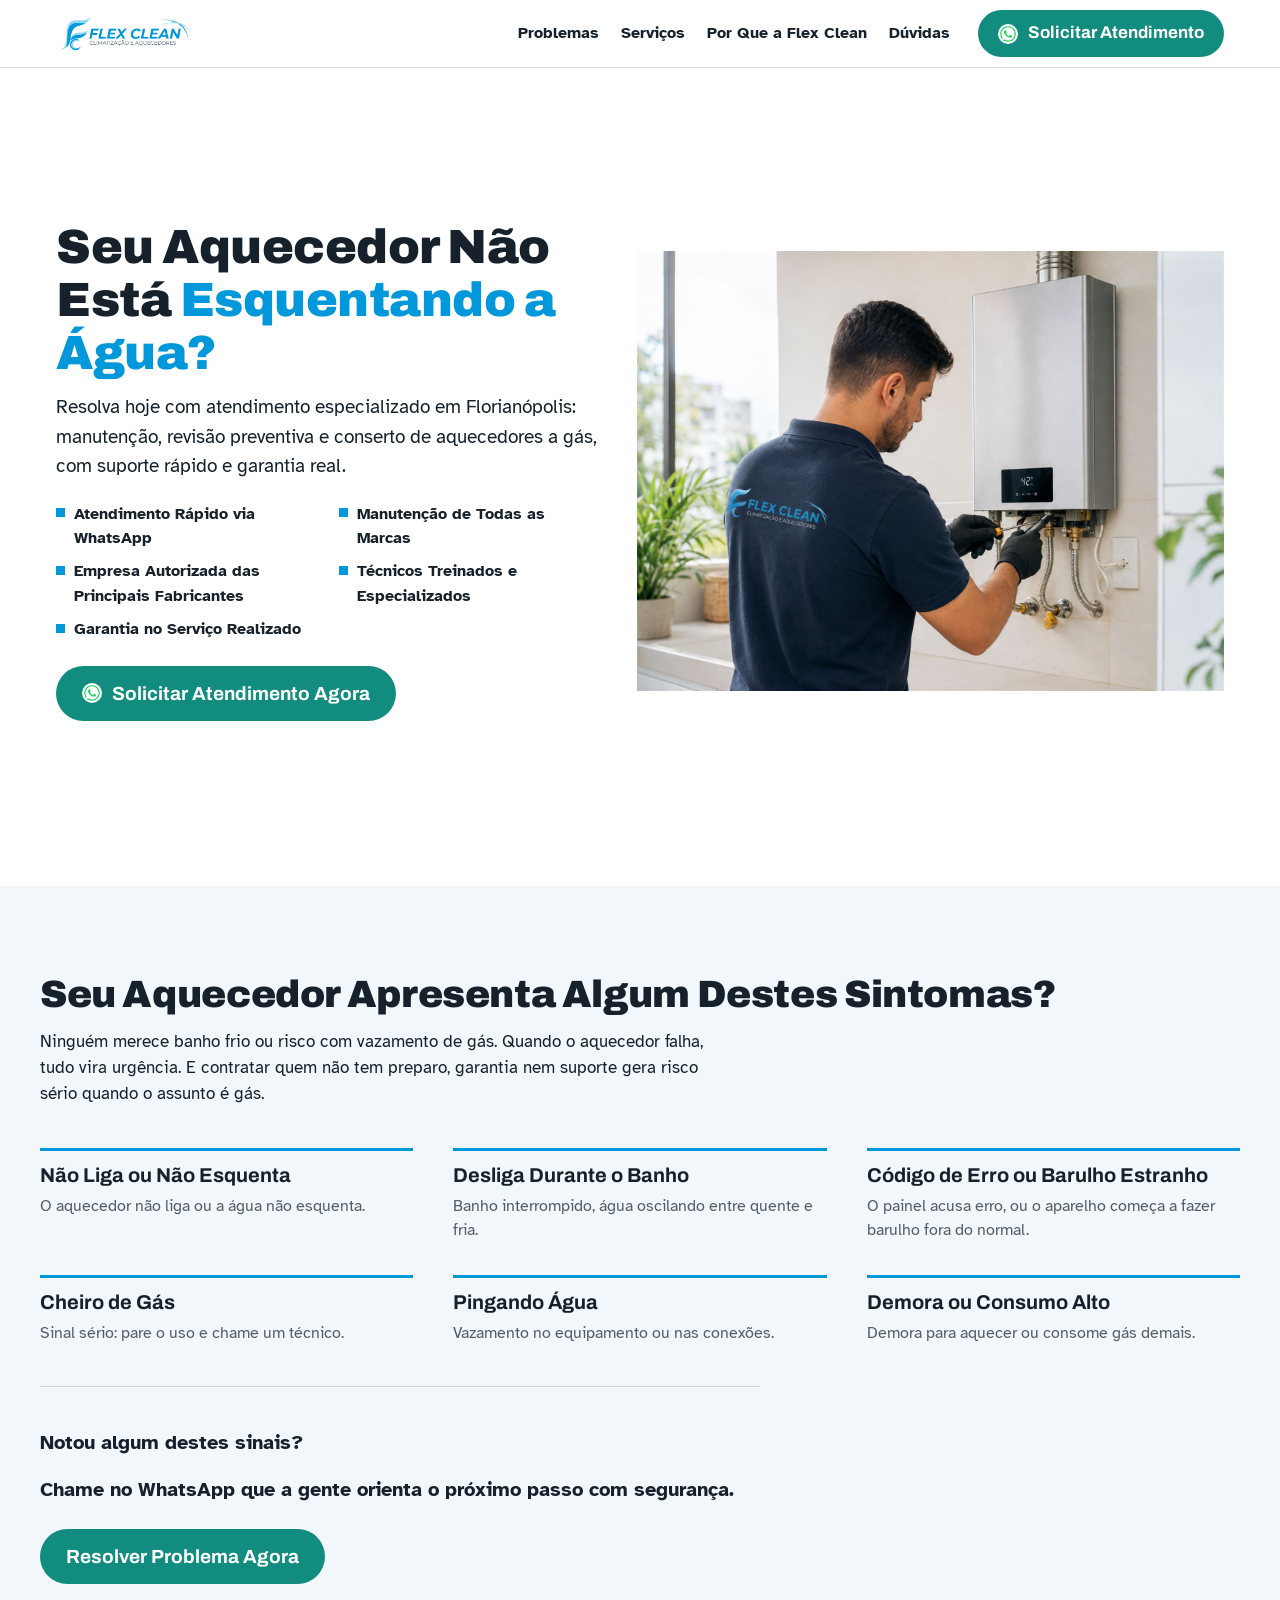
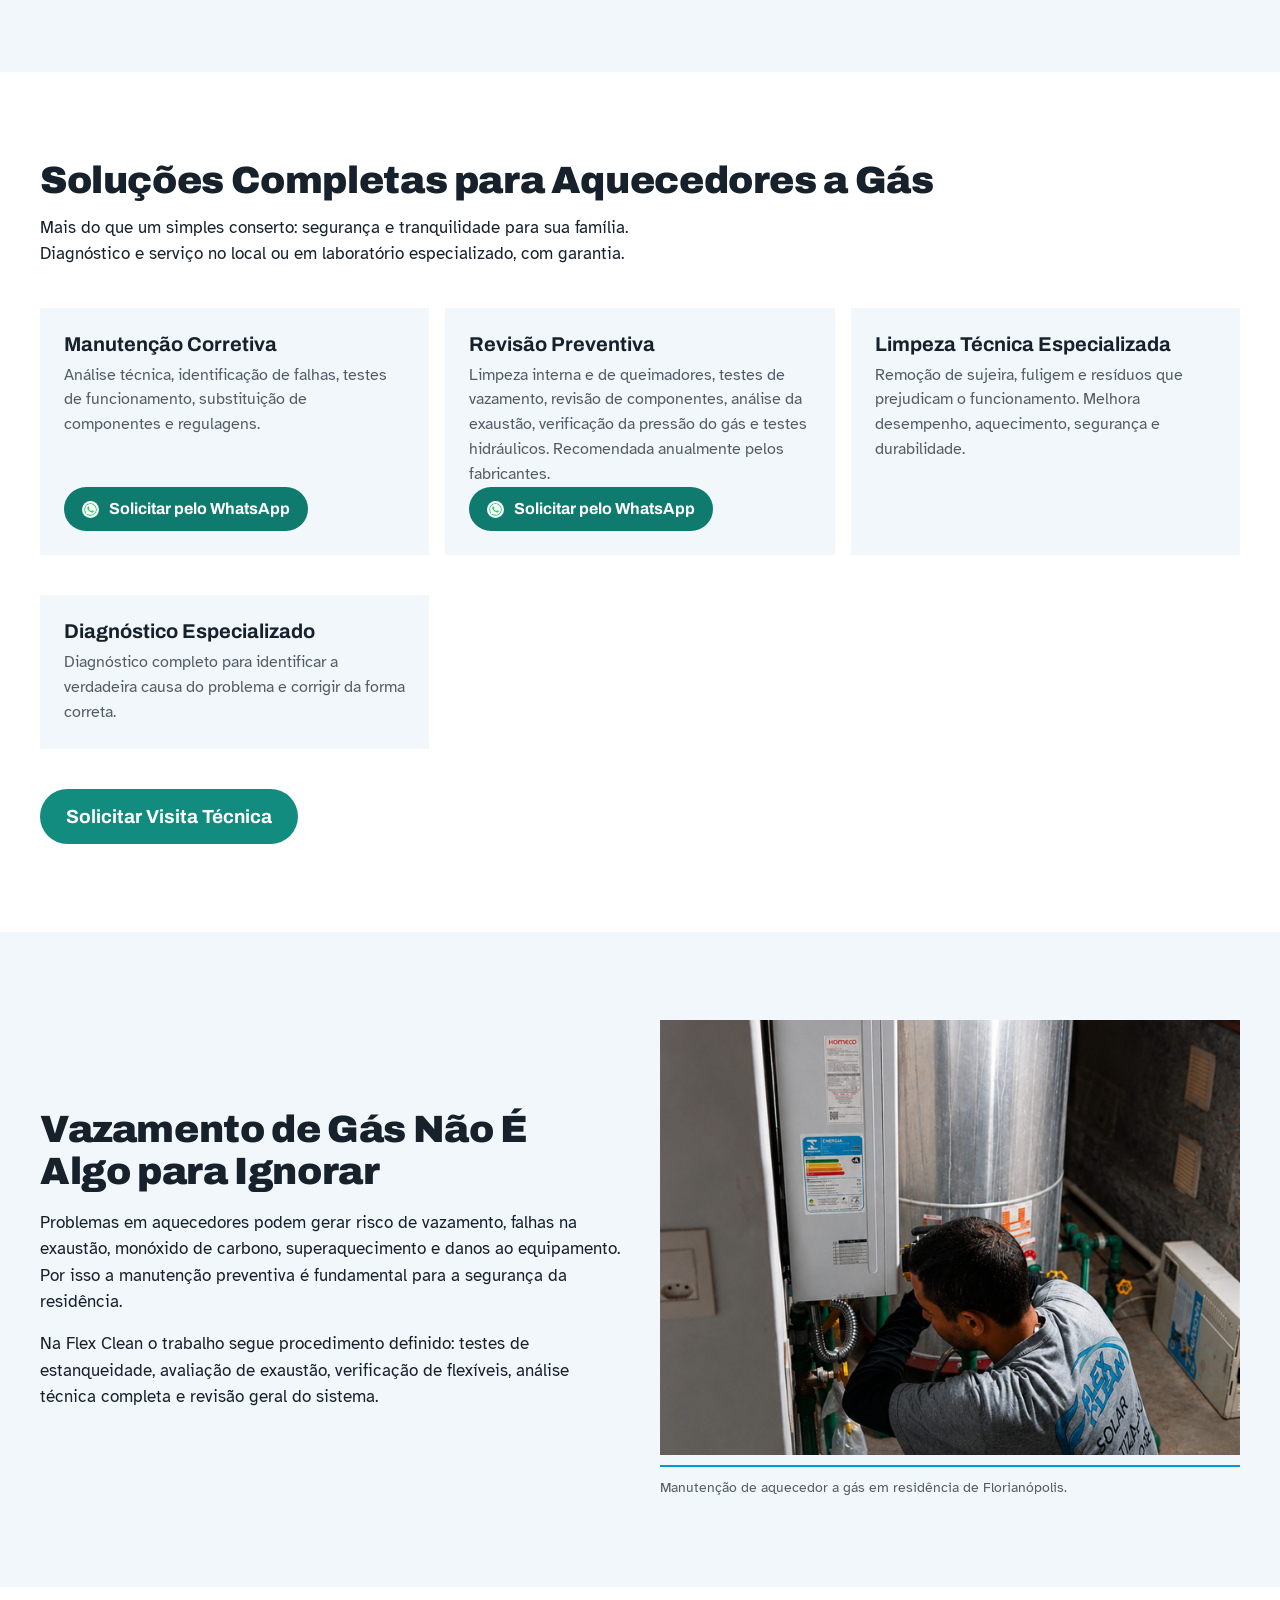
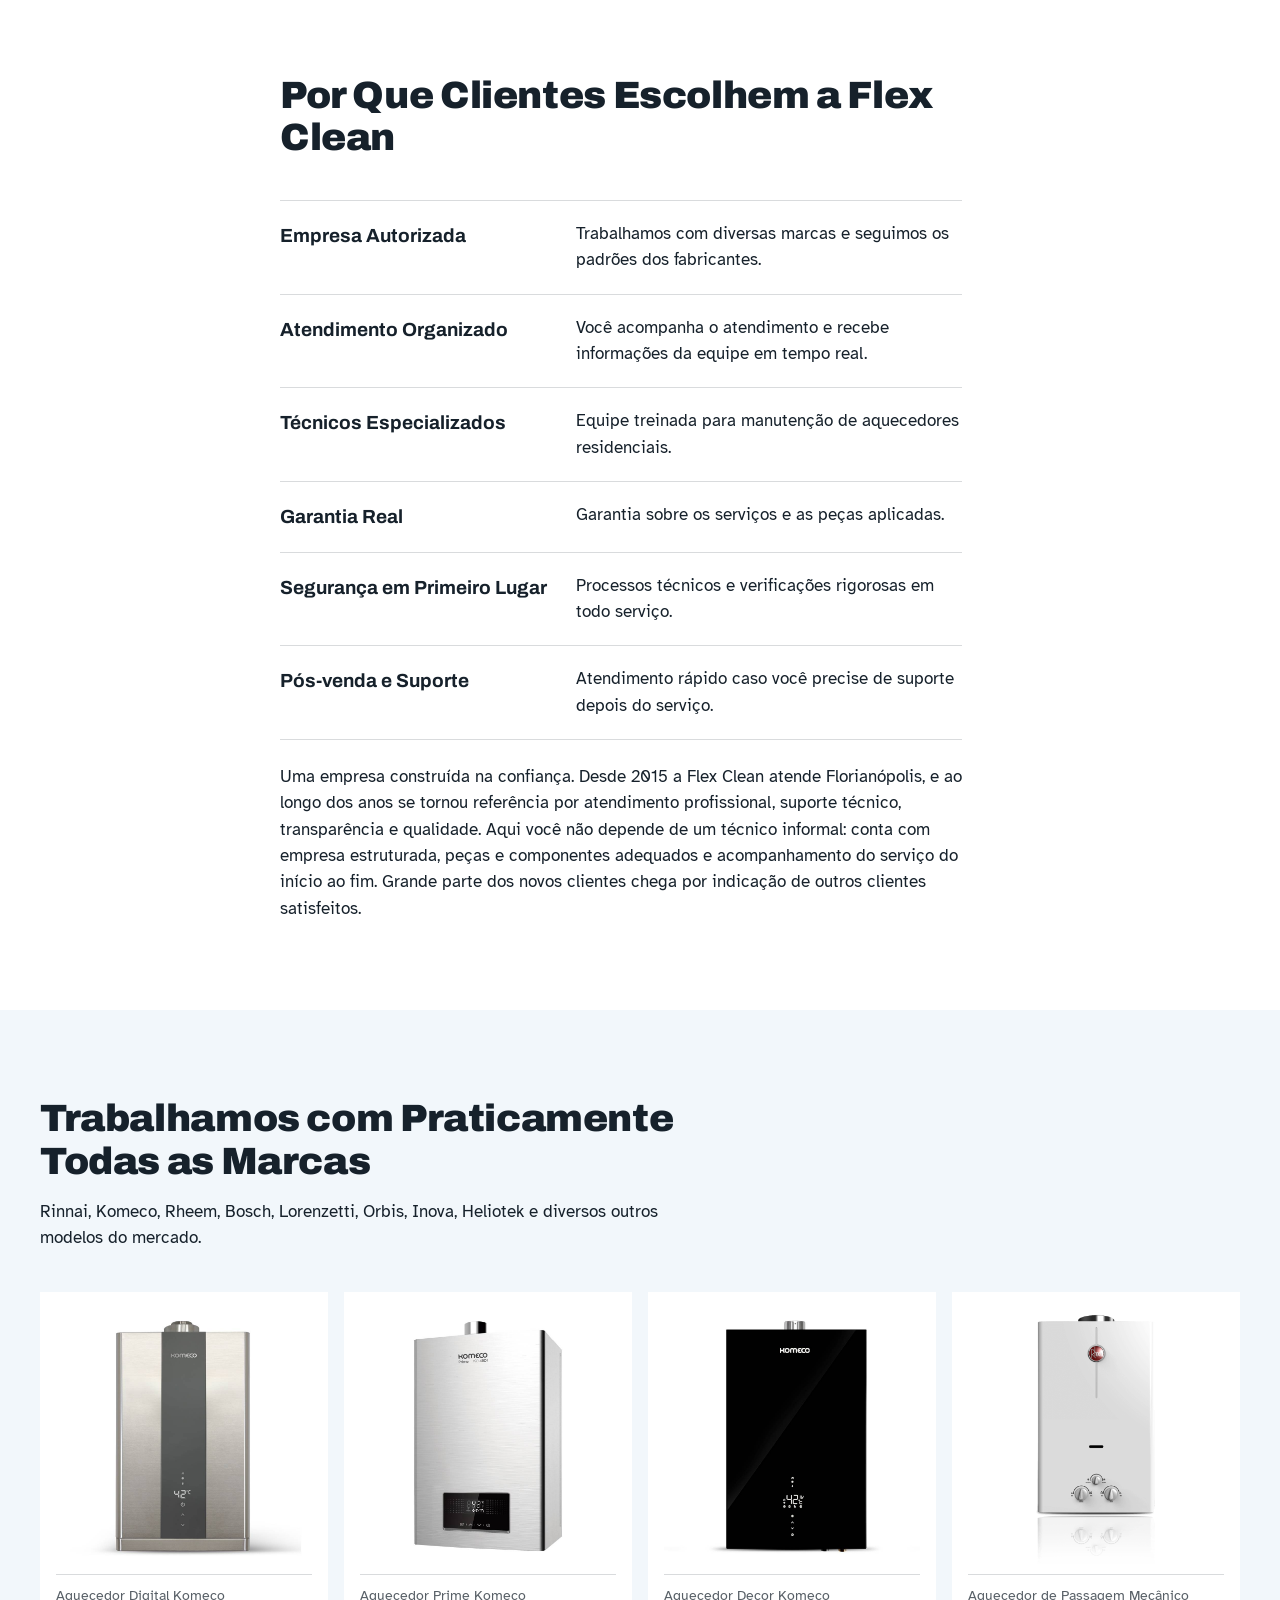
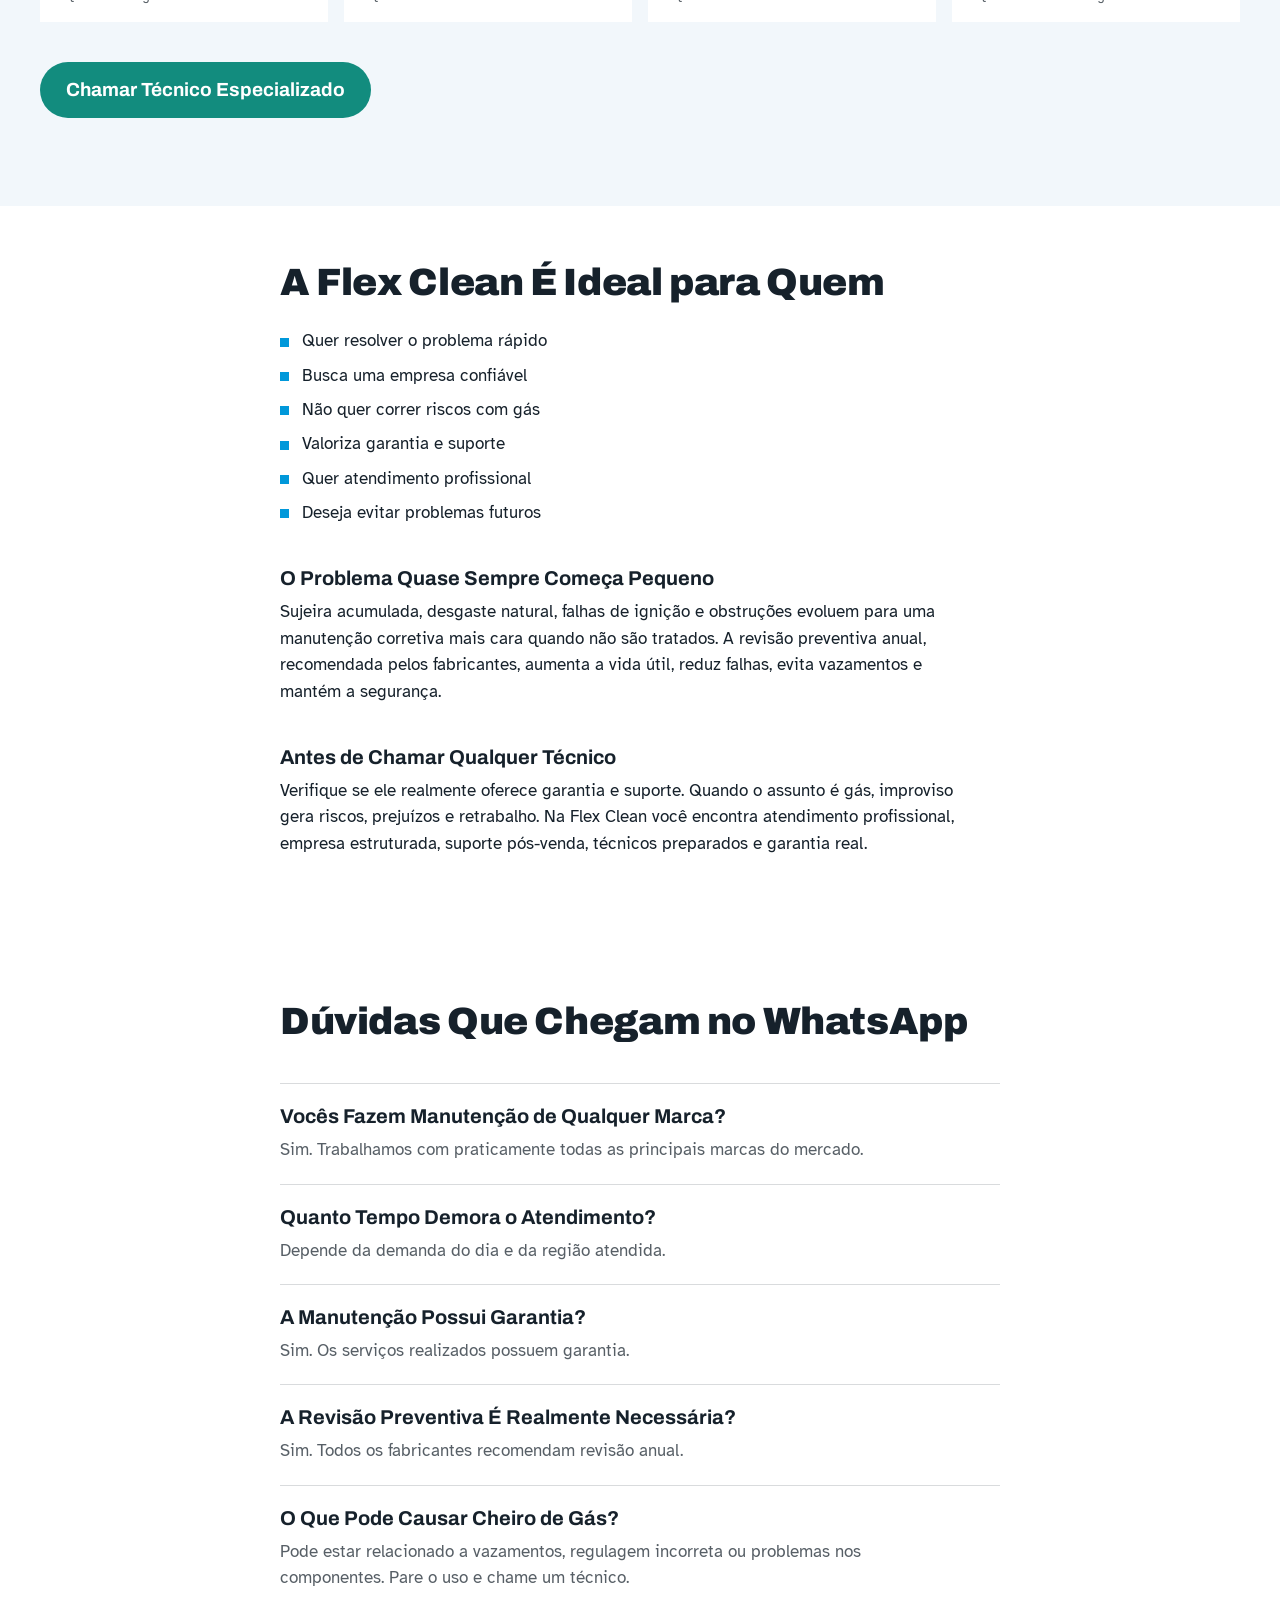
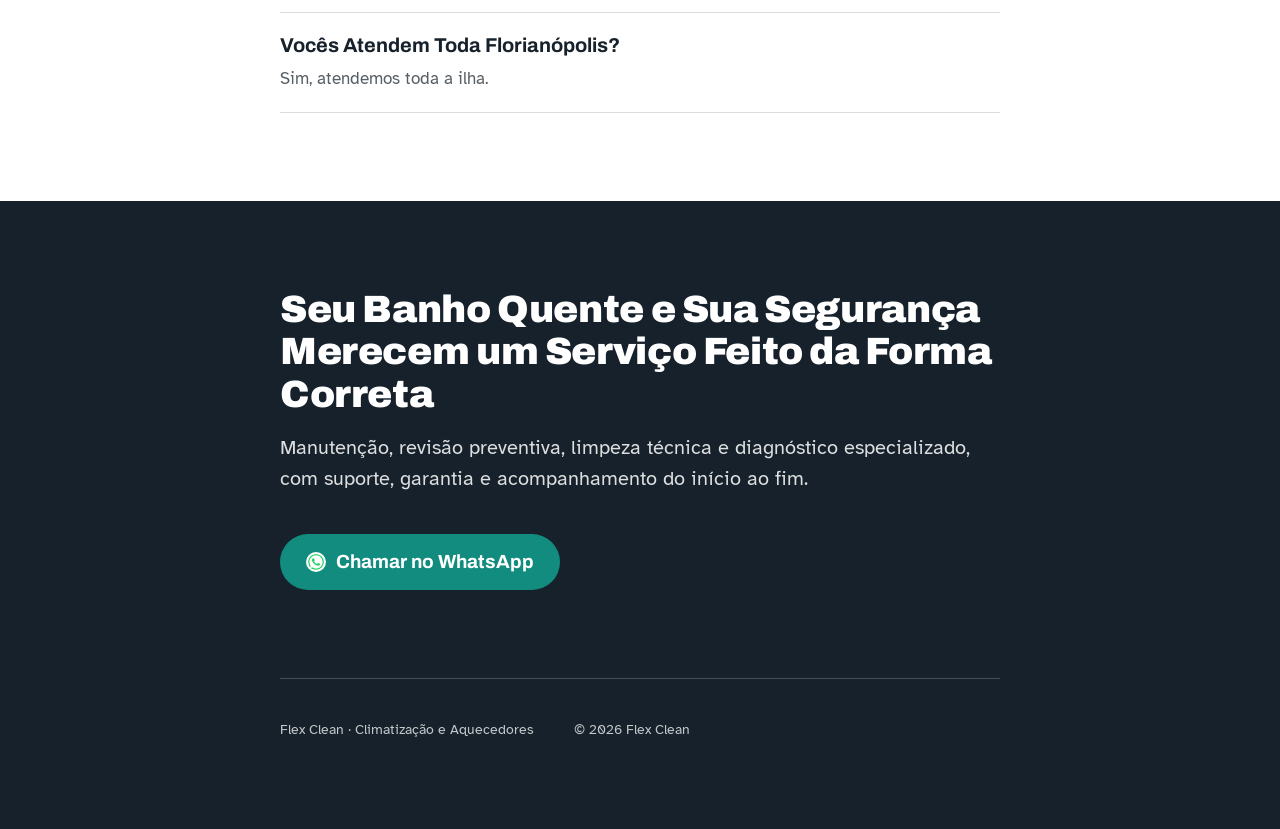
<file: aquecedor-gas/index.html>
<!doctype html>
<html lang="pt-BR">
<head>
<meta charset="utf-8">
<meta name="viewport" content="width=device-width, initial-scale=1">
<meta name="robots" content="noindex, nofollow">
<title>Flex Clean · Manutenção de Aquecedor a Gás em Florianópolis</title>
<meta name="description" content="Manutenção, revisão preventiva e conserto de aquecedor a gás em Florianópolis. Atendimento pelo WhatsApp.">
<meta property="og:title" content="Flex Clean · Manutenção de Aquecedor a Gás em Florianópolis">
<meta property="og:description" content="Manutenção, revisão preventiva e conserto de aquecedor a gás em Florianópolis. Atendimento pelo WhatsApp.">
<meta property="og:image" content="https://servicos.flexclean.com.br/assets/aquecedor-gas/hero-tecnico-aquecedor.jpg">
<meta property="og:type" content="website">
<link rel="icon" href="../assets/aquecedor-gas/logo_flex_clean.png">
<link rel="stylesheet" href="styles.css">
</head>
<body>

<header>
  <div class="cabecalho">
    <img src="../assets/aquecedor-gas/logo_flex_clean.png" alt="Flex Clean" width="140" height="47">
    <nav>
      <a href="#sinais">Problemas</a>
      <a href="#servicos">Serviços</a>
      <a href="#por-que">Por Que a Flex Clean</a>
      <a href="#duvidas">Dúvidas</a>
    </nav>
    
    <a class="btn-zap" href="https://wa.me/5548992171489?text=Ol%C3%A1!%20Vi%20a%20p%C3%A1gina%20de%20manuten%C3%A7%C3%A3o%20de%20aquecedor%20a%20g%C3%A1s%20e%20quero%20um%20or%C3%A7amento.">
      <svg viewBox="0 0 24 24" aria-hidden="true"><path d="M17.472 14.382c-.297-.149-1.758-.867-2.03-.967-.273-.099-.471-.148-.67.15-.197.297-.767.966-.94 1.164-.173.199-.347.223-.644.075-.297-.15-1.255-.463-2.39-1.475-.883-.788-1.48-1.761-1.653-2.059-.173-.297-.018-.458.13-.606.134-.133.297-.347.446-.52.149-.174.198-.298.297-.497.1-.198.05-.371-.025-.52-.075-.149-.669-1.612-.916-2.207-.242-.579-.487-.5-.669-.51-.173-.008-.371-.01-.57-.01-.198 0-.52.074-.792.372-.272.297-1.04 1.016-1.04 2.479 0 1.462 1.065 2.875 1.213 3.074.149.198 2.096 3.2 5.077 4.487.709.306 1.262.489 1.694.625.712.227 1.36.195 1.871.118.571-.085 1.758-.719 2.006-1.413.248-.694.248-1.289.173-1.413-.074-.124-.272-.198-.57-.347m-5.421 7.403h-.004a9.87 9.87 0 0 1-5.031-1.378l-.361-.214-3.741.982.998-3.648-.235-.374a9.86 9.86 0 0 1-1.51-5.26c.001-5.45 4.436-9.884 9.888-9.884 2.64 0 5.122 1.03 6.988 2.898a9.825 9.825 0 0 1 2.893 6.994c-.003 5.45-4.437 9.884-9.885 9.884m8.413-18.297A11.815 11.815 0 0 0 12.05 0C5.495 0 .16 5.335.157 11.892c0 2.096.547 4.142 1.588 5.945L.057 24l6.305-1.654a11.882 11.882 0 0 0 5.683 1.448h.005c6.554 0 11.89-5.335 11.893-11.893a11.821 11.821 0 0 0-3.48-8.413Z"/></svg>
      Solicitar Atendimento
    </a>
  </div>
</header>

<section class="hero">
  <div>
    <h1>Seu Aquecedor Não Está <span class="marca-azul">Esquentando a Água?</span></h1>
    <p class="apoio">Resolva hoje com atendimento especializado em Florianópolis: manutenção, revisão preventiva e conserto de aquecedores a gás, com suporte rápido e garantia real.</p>
    <ul class="provas">
      <li>Atendimento Rápido via WhatsApp</li>
      <li>Manutenção de Todas as Marcas</li>
      <li>Empresa Autorizada das Principais Fabricantes</li>
      <li>Técnicos Treinados e Especializados</li>
      <li>Garantia no Serviço Realizado</li>
    </ul>
    <div class="acao">
      <a class="btn-zap" href="https://wa.me/5548992171489?text=Ol%C3%A1!%20Vi%20a%20p%C3%A1gina%20de%20manuten%C3%A7%C3%A3o%20de%20aquecedor%20a%20g%C3%A1s%20e%20quero%20um%20or%C3%A7amento.">
        <svg viewBox="0 0 24 24" aria-hidden="true"><path d="M17.472 14.382c-.297-.149-1.758-.867-2.03-.967-.273-.099-.471-.148-.67.15-.197.297-.767.966-.94 1.164-.173.199-.347.223-.644.075-.297-.15-1.255-.463-2.39-1.475-.883-.788-1.48-1.761-1.653-2.059-.173-.297-.018-.458.13-.606.134-.133.297-.347.446-.52.149-.174.198-.298.297-.497.1-.198.05-.371-.025-.52-.075-.149-.669-1.612-.916-2.207-.242-.579-.487-.5-.669-.51-.173-.008-.371-.01-.57-.01-.198 0-.52.074-.792.372-.272.297-1.04 1.016-1.04 2.479 0 1.462 1.065 2.875 1.213 3.074.149.198 2.096 3.2 5.077 4.487.709.306 1.262.489 1.694.625.712.227 1.36.195 1.871.118.571-.085 1.758-.719 2.006-1.413.248-.694.248-1.289.173-1.413-.074-.124-.272-.198-.57-.347m-5.421 7.403h-.004a9.87 9.87 0 0 1-5.031-1.378l-.361-.214-3.741.982.998-3.648-.235-.374a9.86 9.86 0 0 1-1.51-5.26c.001-5.45 4.436-9.884 9.888-9.884 2.64 0 5.122 1.03 6.988 2.898a9.825 9.825 0 0 1 2.893 6.994c-.003 5.45-4.437 9.884-9.885 9.884m8.413-18.297A11.815 11.815 0 0 0 12.05 0C5.495 0 .16 5.335.157 11.892c0 2.096.547 4.142 1.588 5.945L.057 24l6.305-1.654a11.882 11.882 0 0 0 5.683 1.448h.005c6.554 0 11.89-5.335 11.893-11.893a11.821 11.821 0 0 0-3.48-8.413Z"/></svg>
        Solicitar Atendimento Agora
      </a>
    </div>
  </div>
  <figure>
    <img class="foto-4x3" src="../assets/aquecedor-gas/hero-tecnico-aquecedor.jpg" alt="Técnico da Flex Clean fazendo manutenção em um aquecedor a gás de parede" width="1600" height="1200" fetchpriority="high">
  </figure>
</section>

<section class="faixa faixa-nevoa" id="sinais">
  <div class="miolo">
    <h2>Seu Aquecedor Apresenta Algum Destes Sintomas?</h2>
    <p style="margin-top: 12px;">Ninguém merece banho frio ou risco com vazamento de gás. Quando o aquecedor falha, tudo vira urgência. E contratar quem não tem preparo, garantia nem suporte gera risco sério quando o assunto é gás.</p>
    <div class="sinais-grade">
      <div><h3>Não Liga ou Não Esquenta</h3><p>O aquecedor não liga ou a água não esquenta.</p></div>
      <div><h3>Desliga Durante o Banho</h3><p>Banho interrompido, água oscilando entre quente e fria.</p></div>
      <div><h3>Código de Erro ou Barulho Estranho</h3><p>O painel acusa erro, ou o aparelho começa a fazer barulho fora do normal.</p></div>
      <div><h3>Cheiro de Gás</h3><p>Sinal sério: pare o uso e chame um técnico.</p></div>
      <div><h3>Pingando Água</h3><p>Vazamento no equipamento ou nas conexões.</p></div>
      <div><h3>Demora ou Consumo Alto</h3><p>Demora para aquecer ou consome gás demais.</p></div>
    </div>
    <div class="fecho-sinais miolo-texto" style="margin: 0;">
      <p>Notou algum destes sinais?</p>
      <p style="margin-bottom: 24px;">Chame no WhatsApp que a gente orienta o próximo passo com segurança.</p>
      <a class="btn-zap" href="https://wa.me/5548992171489?text=Ol%C3%A1!%20Meu%20aquecedor%20a%20g%C3%A1s%20est%C3%A1%20com%20problema.%20Podem%20me%20orientar%3F">Resolver Problema Agora</a>
    </div>
  </div>
</section>

<section class="faixa" id="servicos">
  <div class="miolo">
    <h2>Soluções Completas para Aquecedores a Gás</h2>
    <p style="margin-top: 12px;">Mais do que um simples conserto: segurança e tranquilidade para sua família. Diagnóstico e serviço no local ou em laboratório especializado, com garantia.</p>
    <div class="servicos-grade">
      <div class="servico servico-texto">
        <h3>Manutenção Corretiva</h3>
        <p>Análise técnica, identificação de falhas, testes de funcionamento, substituição de componentes e regulagens.</p>
        <a class="btn-zap compacto" href="https://wa.me/5548992171489?text=Ol%C3%A1!%20Preciso%20de%20conserto%20no%20meu%20aquecedor%20a%20g%C3%A1s."><svg viewBox="0 0 24 24" aria-hidden="true"><path d="M17.472 14.382c-.297-.149-1.758-.867-2.03-.967-.273-.099-.471-.148-.67.15-.197.297-.767.966-.94 1.164-.173.199-.347.223-.644.075-.297-.15-1.255-.463-2.39-1.475-.883-.788-1.48-1.761-1.653-2.059-.173-.297-.018-.458.13-.606.134-.133.297-.347.446-.52.149-.174.198-.298.297-.497.1-.198.05-.371-.025-.52-.075-.149-.669-1.612-.916-2.207-.242-.579-.487-.5-.669-.51-.173-.008-.371-.01-.57-.01-.198 0-.52.074-.792.372-.272.297-1.04 1.016-1.04 2.479 0 1.462 1.065 2.875 1.213 3.074.149.198 2.096 3.2 5.077 4.487.709.306 1.262.489 1.694.625.712.227 1.36.195 1.871.118.571-.085 1.758-.719 2.006-1.413.248-.694.248-1.289.173-1.413-.074-.124-.272-.198-.57-.347m-5.421 7.403h-.004a9.87 9.87 0 0 1-5.031-1.378l-.361-.214-3.741.982.998-3.648-.235-.374a9.86 9.86 0 0 1-1.51-5.26c.001-5.45 4.436-9.884 9.888-9.884 2.64 0 5.122 1.03 6.988 2.898a9.825 9.825 0 0 1 2.893 6.994c-.003 5.45-4.437 9.884-9.885 9.884m8.413-18.297A11.815 11.815 0 0 0 12.05 0C5.495 0 .16 5.335.157 11.892c0 2.096.547 4.142 1.588 5.945L.057 24l6.305-1.654a11.882 11.882 0 0 0 5.683 1.448h.005c6.554 0 11.89-5.335 11.893-11.893a11.821 11.821 0 0 0-3.48-8.413Z"/></svg>Solicitar pelo WhatsApp</a>
      </div>
      <div class="servico servico-texto">
        <h3>Revisão Preventiva</h3>
        <p>Limpeza interna e de queimadores, testes de vazamento, revisão de componentes, análise da exaustão, verificação da pressão do gás e testes hidráulicos. Recomendada anualmente pelos fabricantes.</p>
        <a class="btn-zap compacto" href="https://wa.me/5548992171489?text=Ol%C3%A1!%20Quero%20agendar%20a%20revis%C3%A3o%20preventiva%20do%20meu%20aquecedor."><svg viewBox="0 0 24 24" aria-hidden="true"><path d="M17.472 14.382c-.297-.149-1.758-.867-2.03-.967-.273-.099-.471-.148-.67.15-.197.297-.767.966-.94 1.164-.173.199-.347.223-.644.075-.297-.15-1.255-.463-2.39-1.475-.883-.788-1.48-1.761-1.653-2.059-.173-.297-.018-.458.13-.606.134-.133.297-.347.446-.52.149-.174.198-.298.297-.497.1-.198.05-.371-.025-.52-.075-.149-.669-1.612-.916-2.207-.242-.579-.487-.5-.669-.51-.173-.008-.371-.01-.57-.01-.198 0-.52.074-.792.372-.272.297-1.04 1.016-1.04 2.479 0 1.462 1.065 2.875 1.213 3.074.149.198 2.096 3.2 5.077 4.487.709.306 1.262.489 1.694.625.712.227 1.36.195 1.871.118.571-.085 1.758-.719 2.006-1.413.248-.694.248-1.289.173-1.413-.074-.124-.272-.198-.57-.347m-5.421 7.403h-.004a9.87 9.87 0 0 1-5.031-1.378l-.361-.214-3.741.982.998-3.648-.235-.374a9.86 9.86 0 0 1-1.51-5.26c.001-5.45 4.436-9.884 9.888-9.884 2.64 0 5.122 1.03 6.988 2.898a9.825 9.825 0 0 1 2.893 6.994c-.003 5.45-4.437 9.884-9.885 9.884m8.413-18.297A11.815 11.815 0 0 0 12.05 0C5.495 0 .16 5.335.157 11.892c0 2.096.547 4.142 1.588 5.945L.057 24l6.305-1.654a11.882 11.882 0 0 0 5.683 1.448h.005c6.554 0 11.89-5.335 11.893-11.893a11.821 11.821 0 0 0-3.48-8.413Z"/></svg>Solicitar pelo WhatsApp</a>
      </div>
      <div class="servico servico-texto">
        <h3>Limpeza Técnica Especializada</h3>
        <p>Remoção de sujeira, fuligem e resíduos que prejudicam o funcionamento. Melhora desempenho, aquecimento, segurança e durabilidade.</p>
      </div>
      <div class="servico servico-texto">
        <h3>Diagnóstico Especializado</h3>
        <p>Diagnóstico completo para identificar a verdadeira causa do problema e corrigir da forma correta.</p>
      </div>
    </div>
    <div style="margin-top: 40px;">
      <a class="btn-zap" href="https://wa.me/5548992171489?text=Ol%C3%A1!%20Quero%20solicitar%20uma%20visita%20t%C3%A9cnica%20para%20meu%20aquecedor%20a%20g%C3%A1s.">Solicitar Visita Técnica</a>
    </div>
  </div>
</section>

<section class="faixa faixa-nevoa">
  <div class="miolo dobra">
    <div>
      <h2>Vazamento de Gás Não É Algo para Ignorar</h2>
      <p style="margin-top: 16px;">Problemas em aquecedores podem gerar risco de vazamento, falhas na exaustão, monóxido de carbono, superaquecimento e danos ao equipamento. Por isso a manutenção preventiva é fundamental para a segurança da residência.</p>
      <p style="margin-top: 16px;">Na Flex Clean o trabalho segue procedimento definido: testes de estanqueidade, avaliação de exaustão, verificação de flexíveis, análise técnica completa e revisão geral do sistema.</p>
    </div>
    <figure>
      <img class="foto-4x3" src="../assets/aquecedor-gas/hero-tecnico-aquecedor-real.jpg" alt="Técnico da Flex Clean em manutenção de aquecedor a gás Komeco em residência" width="1400" height="1050" loading="lazy">
      <figcaption>Manutenção de aquecedor a gás em residência de Florianópolis.</figcaption>
    </figure>
  </div>
</section>

<section class="faixa" id="por-que">
  <div class="miolo-texto">
    <h2>Por Que Clientes Escolhem a Flex Clean</h2>
    <ul class="razoes">
      <li><b>Empresa Autorizada</b><span>Trabalhamos com diversas marcas e seguimos os padrões dos fabricantes.</span></li>
      <li><b>Atendimento Organizado</b><span>Você acompanha o atendimento e recebe informações da equipe em tempo real.</span></li>
      <li><b>Técnicos Especializados</b><span>Equipe treinada para manutenção de aquecedores residenciais.</span></li>
      <li><b>Garantia Real</b><span>Garantia sobre os serviços e as peças aplicadas.</span></li>
      <li><b>Segurança em Primeiro Lugar</b><span>Processos técnicos e verificações rigorosas em todo serviço.</span></li>
      <li><b>Pós-venda e Suporte</b><span>Atendimento rápido caso você precise de suporte depois do serviço.</span></li>
    </ul>
    <p style="margin-top: 24px;">Uma empresa construída na confiança. Desde 2015 a Flex Clean atende Florianópolis, e ao longo dos anos se tornou referência por atendimento profissional, suporte técnico, transparência e qualidade. Aqui você não depende de um técnico informal: conta com empresa estruturada, peças e componentes adequados e acompanhamento do serviço do início ao fim. Grande parte dos novos clientes chega por indicação de outros clientes satisfeitos.</p>
  </div>
</section>

<section class="faixa faixa-nevoa">
  <div class="miolo">
    <div class="miolo-texto" style="margin: 0;">
      <h2>Trabalhamos com Praticamente Todas as Marcas</h2>
      <p style="margin-top: 16px;">Rinnai, Komeco, Rheem, Bosch, Lorenzetti, Orbis, Inova, Heliotek e diversos outros modelos do mercado.</p>
    </div>
    <div class="equipamentos">
      <figure><img src="../assets/aquecedor-gas/aquecedor-digital-komeco.jpg" alt="Aquecedor de água a gás digital Komeco" width="1000" height="1000" loading="lazy"><figcaption>Aquecedor Digital Komeco</figcaption></figure>
      <figure><img src="../assets/aquecedor-gas/aquecedor-prime-komeco.jpg" alt="Aquecedor de água a gás Prime Komeco" width="1000" height="1000" loading="lazy"><figcaption>Aquecedor Prime Komeco</figcaption></figure>
      <figure><img src="../assets/aquecedor-gas/aquecedor-decor-komeco.jpg" alt="Aquecedor de água a gás Decor Komeco" width="1000" height="1000" loading="lazy"><figcaption>Aquecedor Decor Komeco</figcaption></figure>
      <figure><img src="../assets/aquecedor-gas/aquecedor-passagem-mecanico.png" alt="Aquecedor de passagem mecânico" width="1178" height="1536" loading="lazy"><figcaption>Aquecedor de Passagem Mecânico</figcaption></figure>
    </div>
    <div class="miolo-texto" style="margin: 40px 0 0;">
      <a class="btn-zap" href="https://wa.me/5548992171489?text=Ol%C3%A1!%20Quero%20falar%20com%20um%20t%C3%A9cnico%20especializado%20em%20aquecedor%20a%20g%C3%A1s.">Chamar Técnico Especializado</a>
    </div>
  </div>
</section>

<section class="faixa-curta">
  <div class="miolo-texto">
    <h2>A Flex Clean É Ideal para Quem</h2>
    <ul class="lista-simples" style="margin-top: 24px;">
      <li>Quer resolver o problema rápido</li>
      <li>Busca uma empresa confiável</li>
      <li>Não quer correr riscos com gás</li>
      <li>Valoriza garantia e suporte</li>
      <li>Quer atendimento profissional</li>
      <li>Deseja evitar problemas futuros</li>
    </ul>
    <h3 style="margin-top: 40px;">O Problema Quase Sempre Começa Pequeno</h3>
    <p style="margin-top: 8px;">Sujeira acumulada, desgaste natural, falhas de ignição e obstruções evoluem para uma manutenção corretiva mais cara quando não são tratados. A revisão preventiva anual, recomendada pelos fabricantes, aumenta a vida útil, reduz falhas, evita vazamentos e mantém a segurança.</p>
    <h3 style="margin-top: 40px;">Antes de Chamar Qualquer Técnico</h3>
    <p style="margin-top: 8px;">Verifique se ele realmente oferece garantia e suporte. Quando o assunto é gás, improviso gera riscos, prejuízos e retrabalho. Na Flex Clean você encontra atendimento profissional, empresa estruturada, suporte pós-venda, técnicos preparados e garantia real.</p>
  </div>
</section>

<section class="faixa" id="duvidas">
  <div class="miolo-texto">
    <h2>Dúvidas Que Chegam no WhatsApp</h2>
    <div class="duvida" style="margin-top: 40px;">
      <h3>Vocês Fazem Manutenção de Qualquer Marca?</h3>
      <p>Sim. Trabalhamos com praticamente todas as principais marcas do mercado.</p>
    </div>
    <div class="duvida">
      <h3>Quanto Tempo Demora o Atendimento?</h3>
      <p>Depende da demanda do dia e da região atendida.</p>
    </div>
    <div class="duvida">
      <h3>A Manutenção Possui Garantia?</h3>
      <p>Sim. Os serviços realizados possuem garantia.</p>
    </div>
    <div class="duvida">
      <h3>A Revisão Preventiva É Realmente Necessária?</h3>
      <p>Sim. Todos os fabricantes recomendam revisão anual.</p>
    </div>
    <div class="duvida">
      <h3>O Que Pode Causar Cheiro de Gás?</h3>
      <p>Pode estar relacionado a vazamentos, regulagem incorreta ou problemas nos componentes. Pare o uso e chame um técnico.</p>
    </div>
    <div class="duvida">
      <h3>Vocês Atendem Toda Florianópolis?</h3>
      <p>Sim, atendemos toda a ilha.</p>
    </div>
  </div>
</section>

<section class="faixa faixa-tinta">
  <div class="miolo-texto">
    <h2>Seu Banho Quente e Sua Segurança Merecem um Serviço Feito da Forma Correta</h2>
    <p class="apoio" style="margin-top: 16px;">Manutenção, revisão preventiva, limpeza técnica e diagnóstico especializado, com suporte, garantia e acompanhamento do início ao fim.</p>
    <div class="acao" style="margin-top: 40px;">
      <a class="btn-zap" href="https://wa.me/5548992171489?text=Ol%C3%A1!%20Vi%20a%20p%C3%A1gina%20de%20manuten%C3%A7%C3%A3o%20de%20aquecedor%20a%20g%C3%A1s%20e%20quero%20um%20or%C3%A7amento.">
        <svg viewBox="0 0 24 24" aria-hidden="true"><path d="M17.472 14.382c-.297-.149-1.758-.867-2.03-.967-.273-.099-.471-.148-.67.15-.197.297-.767.966-.94 1.164-.173.199-.347.223-.644.075-.297-.15-1.255-.463-2.39-1.475-.883-.788-1.48-1.761-1.653-2.059-.173-.297-.018-.458.13-.606.134-.133.297-.347.446-.52.149-.174.198-.298.297-.497.1-.198.05-.371-.025-.52-.075-.149-.669-1.612-.916-2.207-.242-.579-.487-.5-.669-.51-.173-.008-.371-.01-.57-.01-.198 0-.52.074-.792.372-.272.297-1.04 1.016-1.04 2.479 0 1.462 1.065 2.875 1.213 3.074.149.198 2.096 3.2 5.077 4.487.709.306 1.262.489 1.694.625.712.227 1.36.195 1.871.118.571-.085 1.758-.719 2.006-1.413.248-.694.248-1.289.173-1.413-.074-.124-.272-.198-.57-.347m-5.421 7.403h-.004a9.87 9.87 0 0 1-5.031-1.378l-.361-.214-3.741.982.998-3.648-.235-.374a9.86 9.86 0 0 1-1.51-5.26c.001-5.45 4.436-9.884 9.888-9.884 2.64 0 5.122 1.03 6.988 2.898a9.825 9.825 0 0 1 2.893 6.994c-.003 5.45-4.437 9.884-9.885 9.884m8.413-18.297A11.815 11.815 0 0 0 12.05 0C5.495 0 .16 5.335.157 11.892c0 2.096.547 4.142 1.588 5.945L.057 24l6.305-1.654a11.882 11.882 0 0 0 5.683 1.448h.005c6.554 0 11.89-5.335 11.893-11.893a11.821 11.821 0 0 0-3.48-8.413Z"/></svg>
        Chamar no WhatsApp
      </a>
    </div>
    <div class="rodape">
      <span>Flex Clean · Climatização e Aquecedores</span>
      
      <span>© 2026 Flex Clean</span>
    </div>
  </div>
</section>

<div class="barra-mobile">
  <a href="https://wa.me/5548992171489?text=Ol%C3%A1!%20Vi%20a%20p%C3%A1gina%20de%20manuten%C3%A7%C3%A3o%20de%20aquecedor%20a%20g%C3%A1s%20e%20quero%20um%20or%C3%A7amento.">Chamar no WhatsApp</a>
</div>

</body>
</html>
</file>
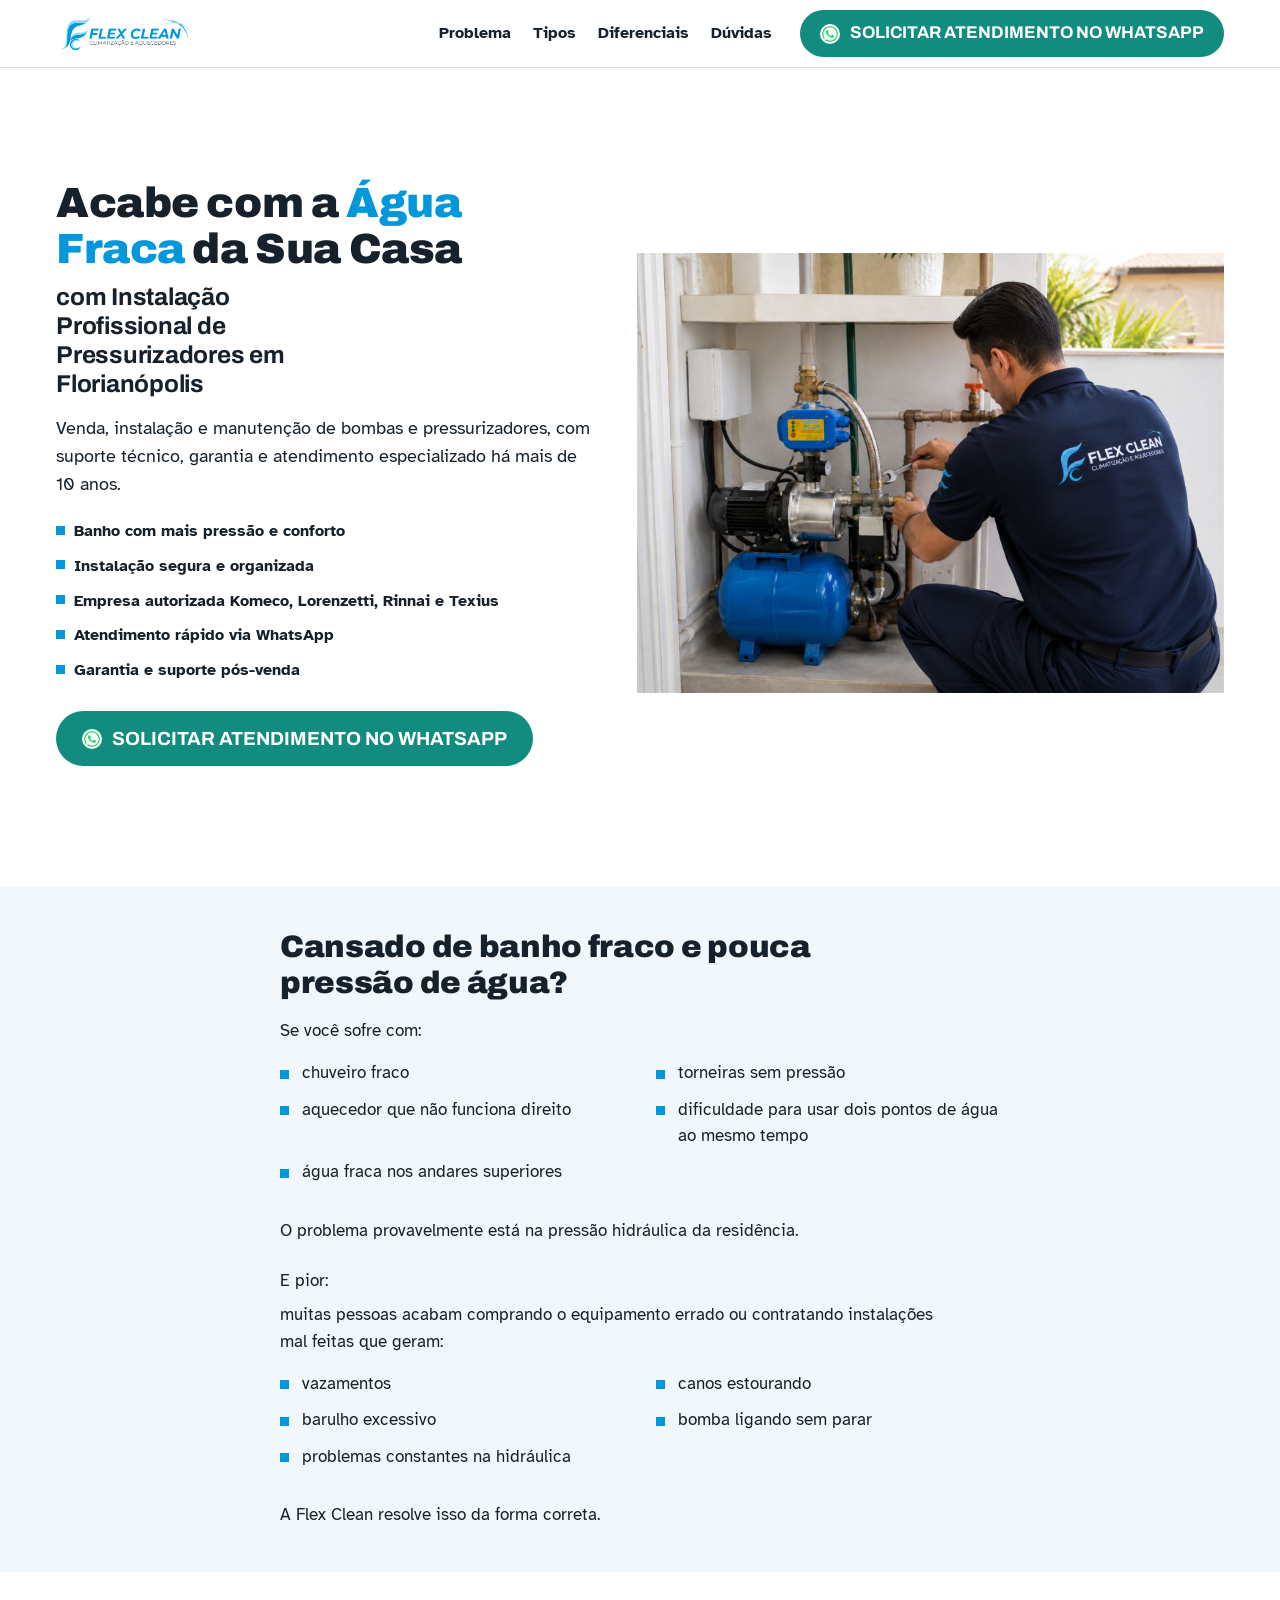
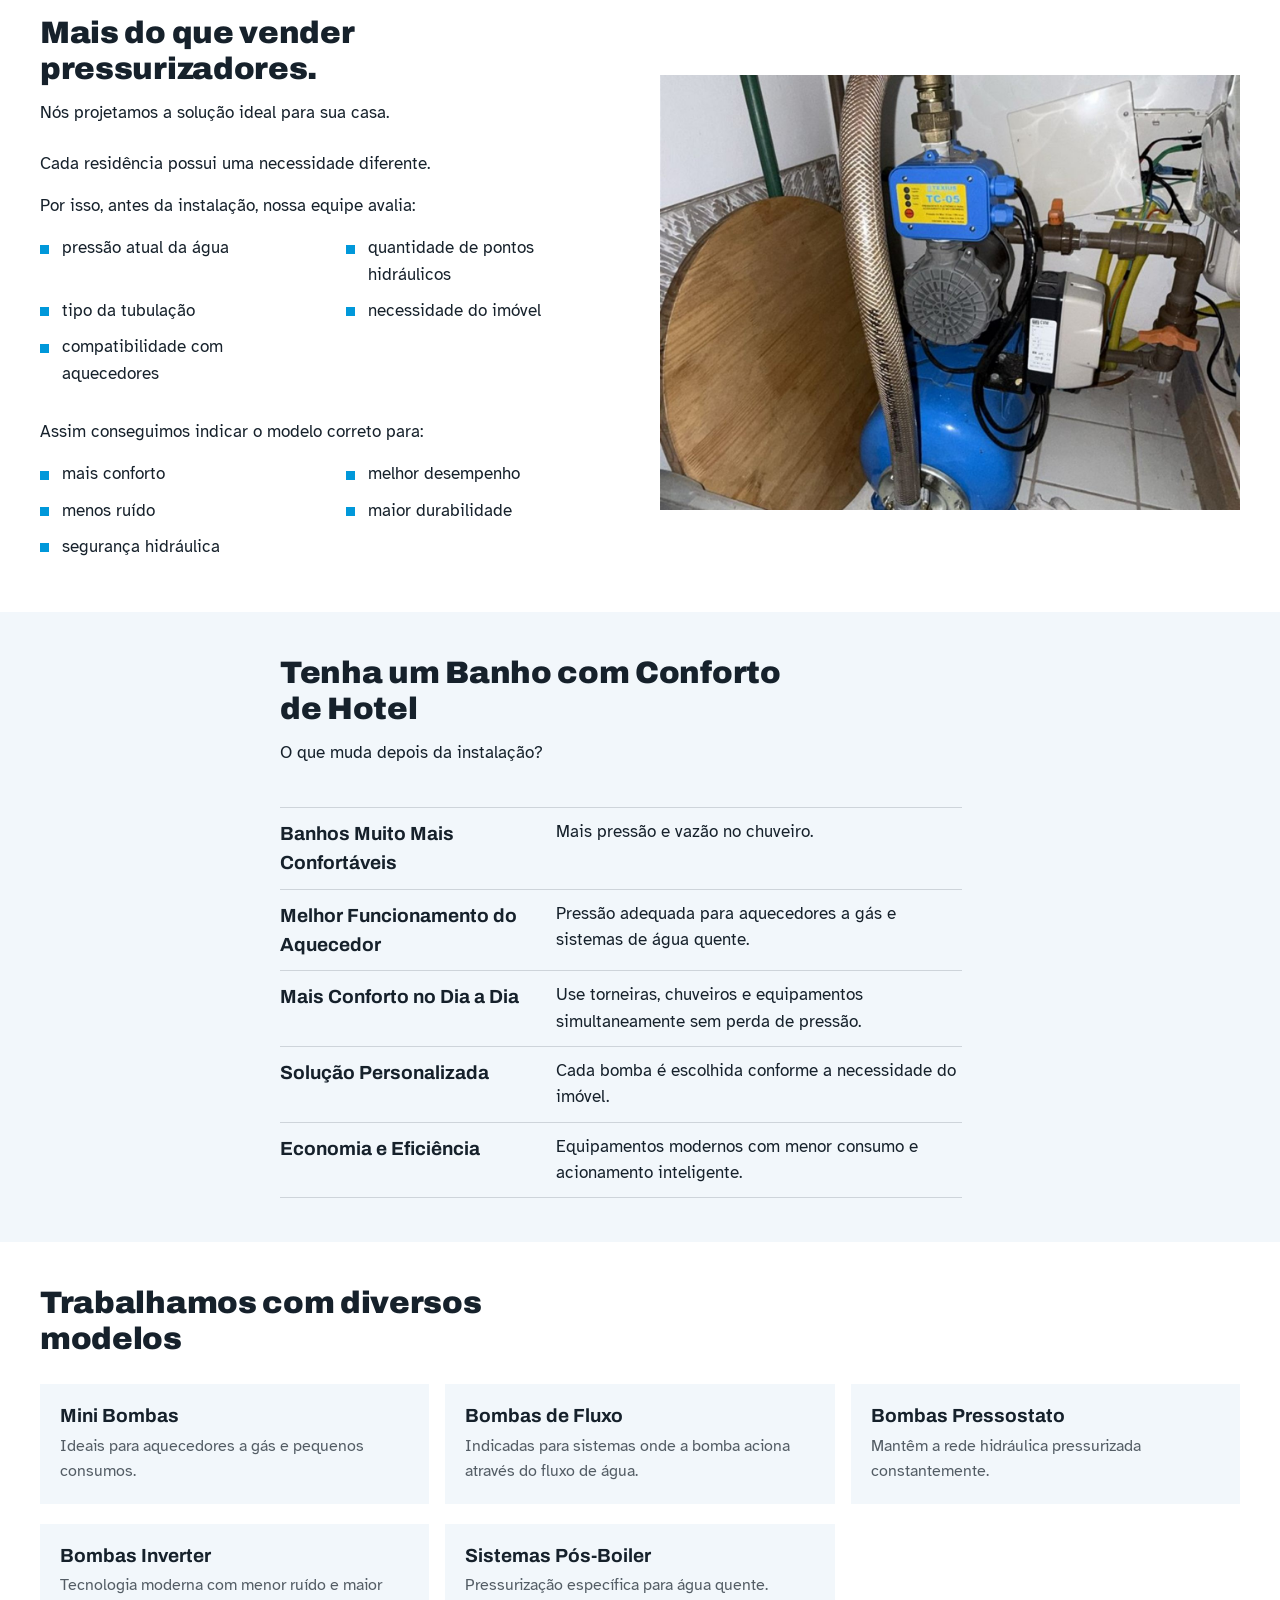
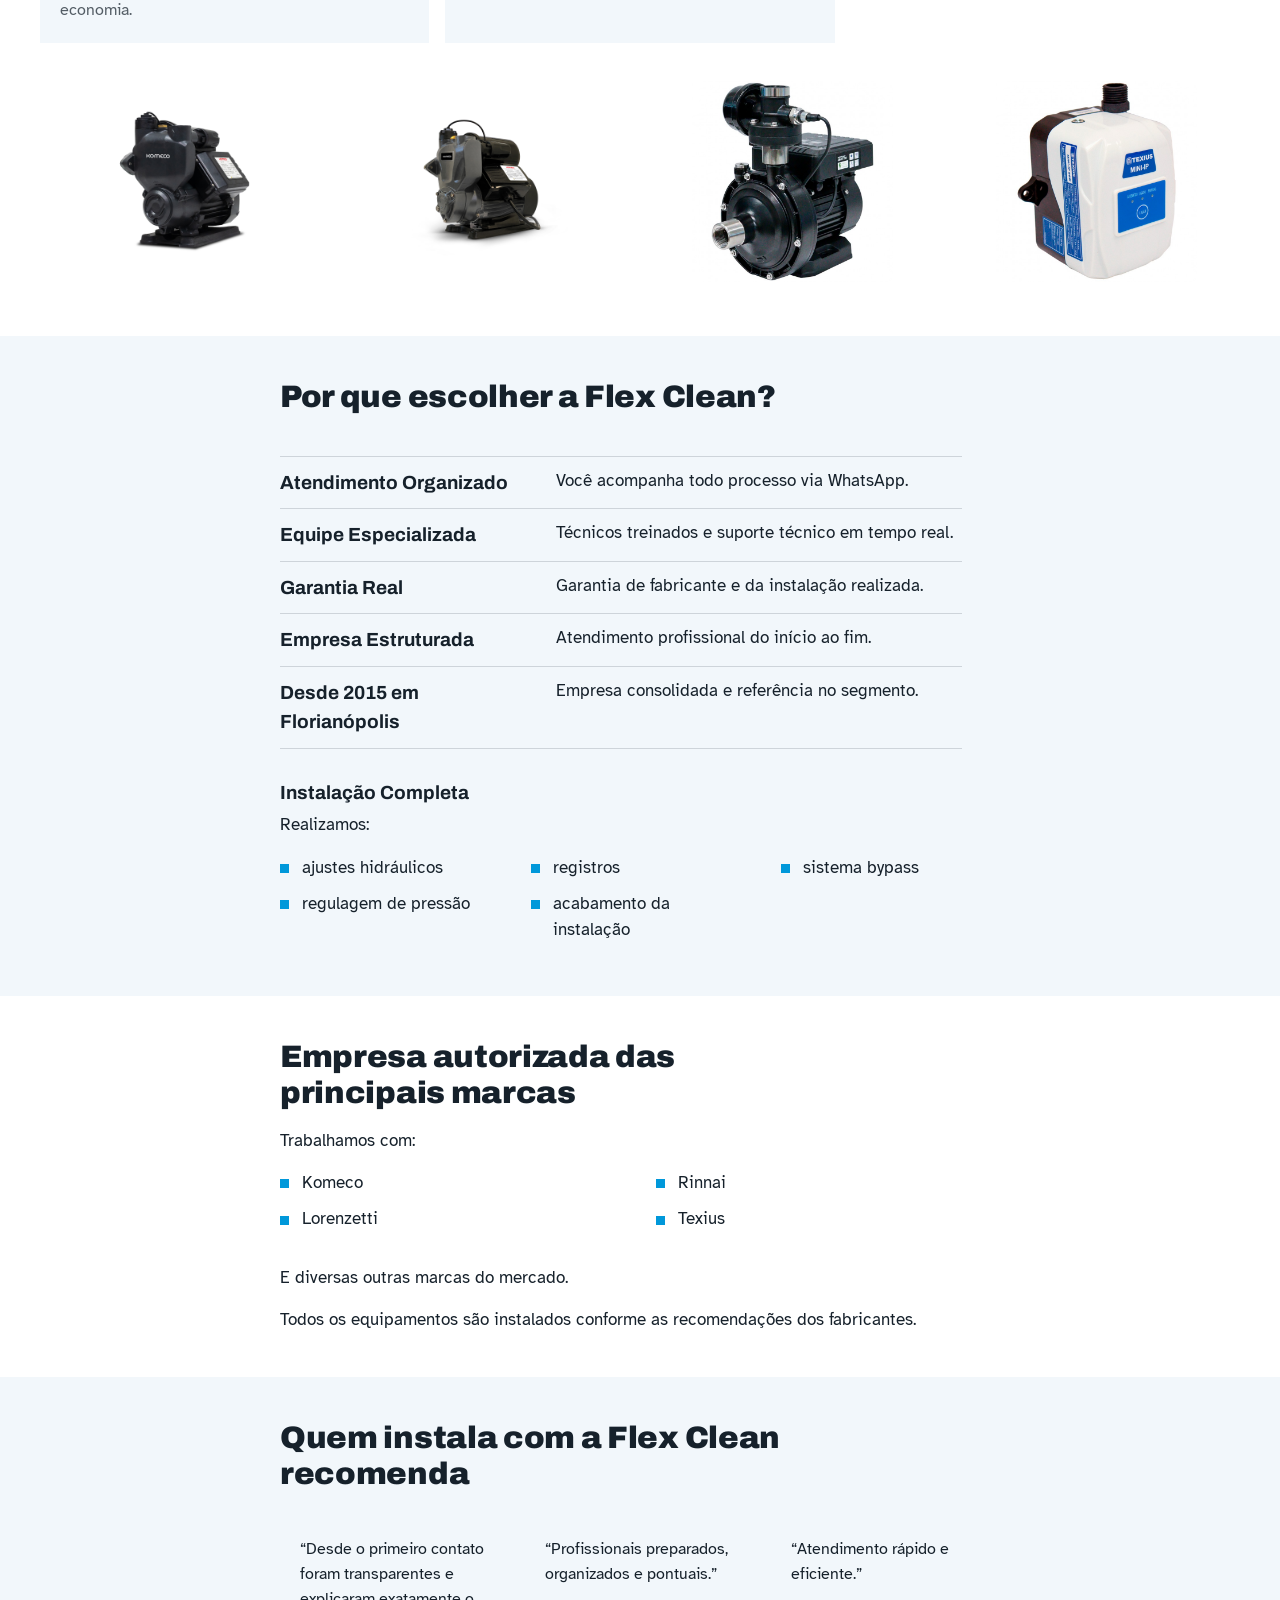
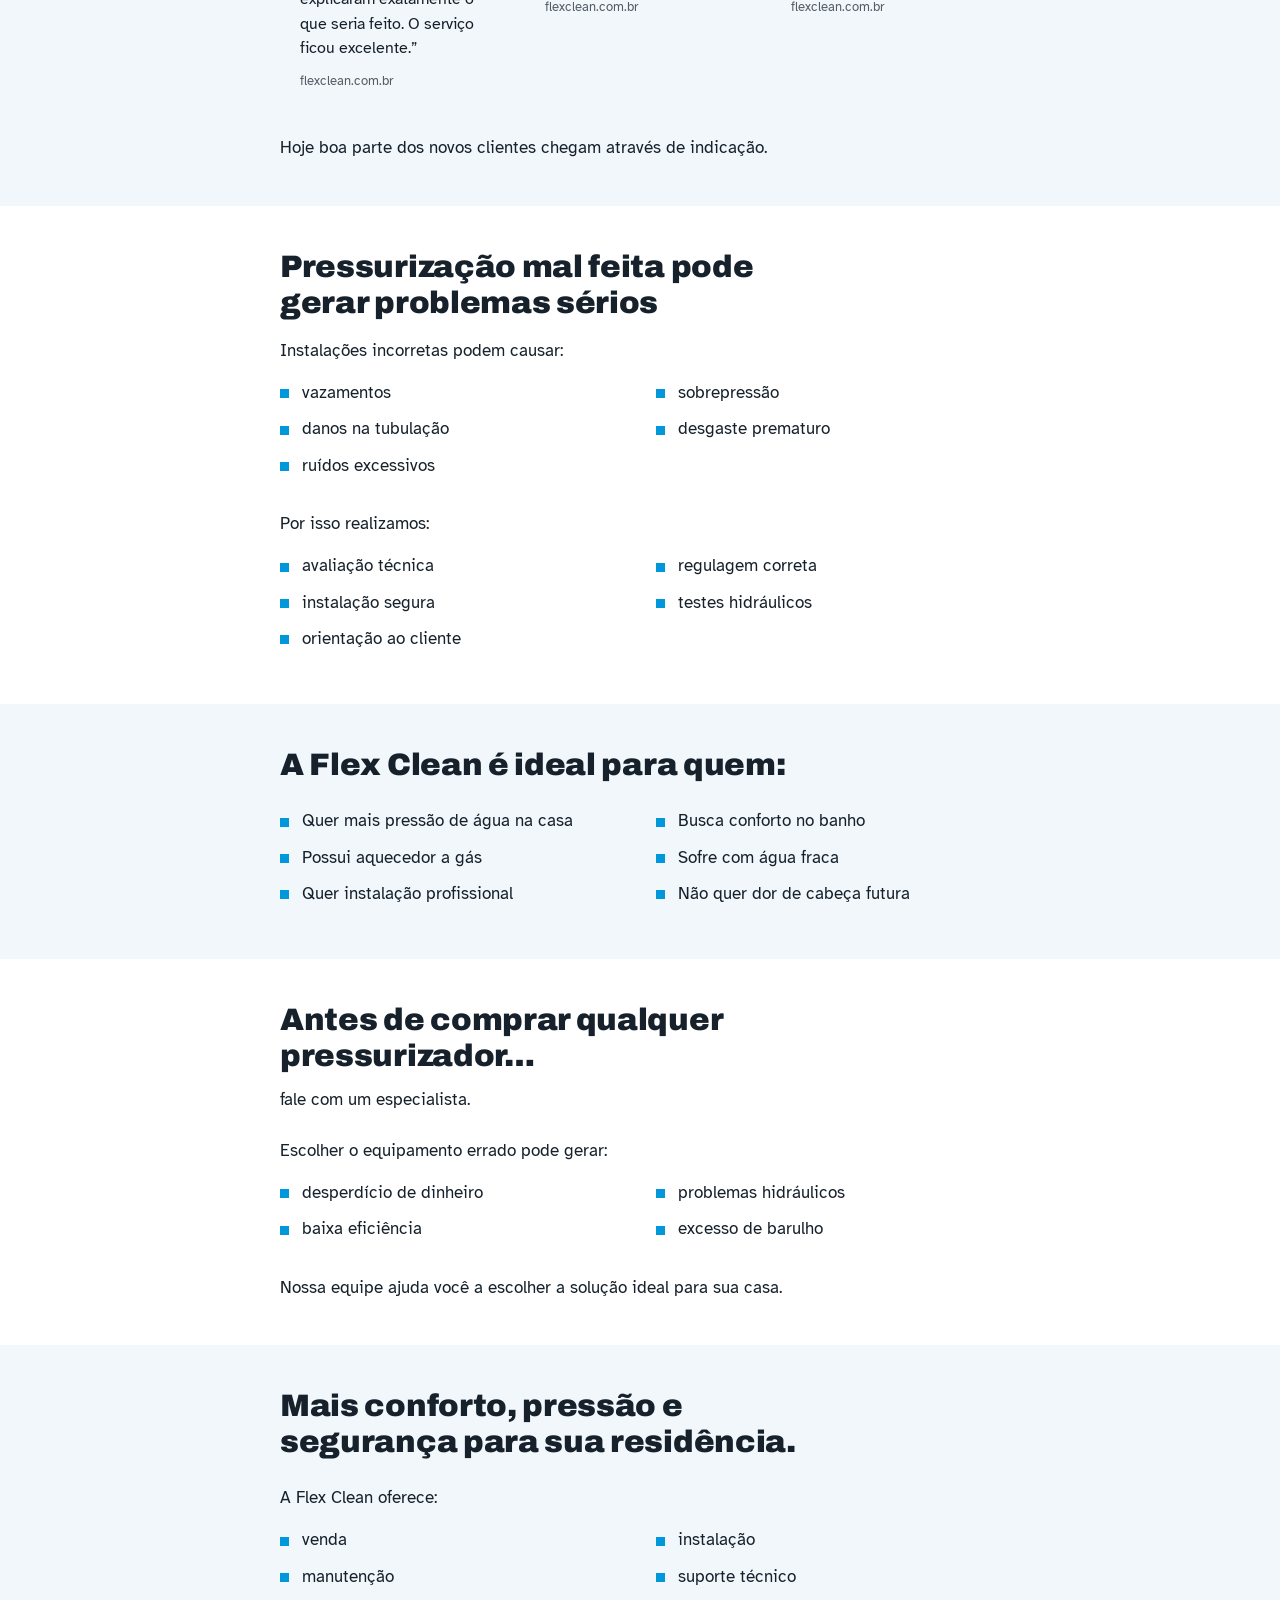
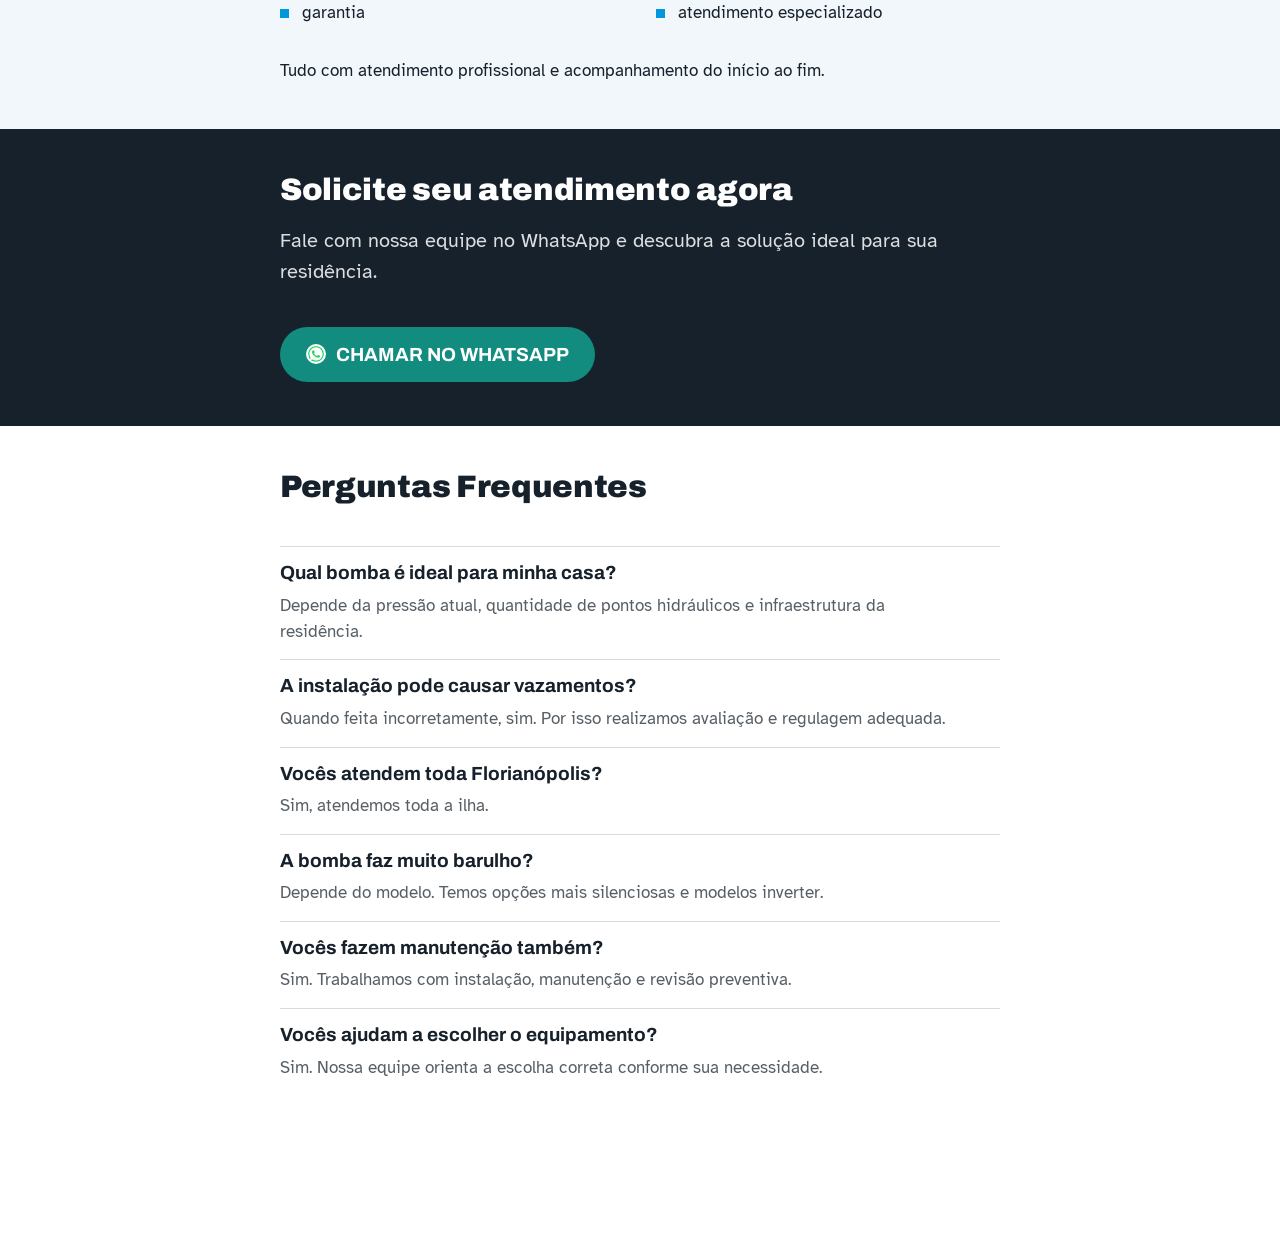
<file: pressurizadores-rev02/index.html>
<!doctype html>
<html lang="pt-BR">
<head>
<meta charset="utf-8">
<meta name="viewport" content="width=device-width, initial-scale=1">
<meta name="robots" content="noindex, nofollow">
<title>Flex Clean · Instalação de Bombas e Pressurizadores em Florianópolis</title>
<meta name="description" content="Venda, instalação e manutenção de bombas e pressurizadores, com suporte técnico, garantia e atendimento especializado há mais de 10 anos.">
<meta property="og:title" content="Flex Clean · Instalação de Bombas e Pressurizadores em Florianópolis">
<meta property="og:description" content="Venda, instalação e manutenção de bombas e pressurizadores, com suporte técnico, garantia e atendimento especializado há mais de 10 anos.">
<meta property="og:image" content="https://servicos.flexclean.com.br/assets/pressurizadores/hero-tecnico-pressurizador.jpg">
<meta property="og:type" content="website">
<link rel="icon" href="../assets/pressurizadores/logo_flex_clean.png">
<link rel="stylesheet" href="styles.css">
</head>
<body>

<header>
  <div class="cabecalho">
    <img src="../assets/pressurizadores/logo_flex_clean.png" alt="Flex Clean" width="140" height="47">
    <nav>
      <a href="#problema">Problema</a>
      <a href="#tipos">Tipos</a>
      <a href="#diferenciais">Diferenciais</a>
      <a href="#duvidas">Dúvidas</a>
    </nav>
    <a class="btn-zap" href="https://wa.me/5548992171489?text=Ol%C3%A1!%20Vi%20a%20p%C3%A1gina%20de%20bombas%20e%20pressurizadores%20e%20quero%20um%20or%C3%A7amento.">
      <svg viewBox="0 0 24 24" aria-hidden="true"><path d="M17.472 14.382c-.297-.149-1.758-.867-2.03-.967-.273-.099-.471-.148-.67.15-.197.297-.767.966-.94 1.164-.173.199-.347.223-.644.075-.297-.15-1.255-.463-2.39-1.475-.883-.788-1.48-1.761-1.653-2.059-.173-.297-.018-.458.13-.606.134-.133.297-.347.446-.52.149-.174.198-.298.297-.497.1-.198.05-.371-.025-.52-.075-.149-.669-1.612-.916-2.207-.242-.579-.487-.5-.669-.51-.173-.008-.371-.01-.57-.01-.198 0-.52.074-.792.372-.272.297-1.04 1.016-1.04 2.479 0 1.462 1.065 2.875 1.213 3.074.149.198 2.096 3.2 5.077 4.487.709.306 1.262.489 1.694.625.712.227 1.36.195 1.871.118.571-.085 1.758-.719 2.006-1.413.248-.694.248-1.289.173-1.413-.074-.124-.272-.198-.57-.347m-5.421 7.403h-.004a9.87 9.87 0 0 1-5.031-1.378l-.361-.214-3.741.982.998-3.648-.235-.374a9.86 9.86 0 0 1-1.51-5.26c.001-5.45 4.436-9.884 9.888-9.884 2.64 0 5.122 1.03 6.988 2.898a9.825 9.825 0 0 1 2.893 6.994c-.003 5.45-4.437 9.884-9.885 9.884m8.413-18.297A11.815 11.815 0 0 0 12.05 0C5.495 0 .16 5.335.157 11.892c0 2.096.547 4.142 1.588 5.945L.057 24l6.305-1.654a11.882 11.882 0 0 0 5.683 1.448h.005c6.554 0 11.89-5.335 11.893-11.893a11.821 11.821 0 0 0-3.48-8.413Z"/></svg>
      SOLICITAR ATENDIMENTO NO WHATSAPP
    </a>
  </div>
</header>

<!-- HERO — PRIMEIRA DOBRA -->
<section class="hero">
  <div>
    <h1>Acabe com a <span class="marca-azul">Água Fraca</span> da Sua Casa</h1>
    <p class="chamada">com Instalação Profissional de Pressurizadores em Florianópolis</p>
    <p class="apoio">Venda, instalação e manutenção de bombas e pressurizadores, com suporte técnico, garantia e atendimento especializado há mais de 10 anos.</p>
    <ul class="provas">
      <li>Banho com mais pressão e conforto</li>
      <li>Instalação segura e organizada</li>
      <li>Empresa autorizada Komeco, Lorenzetti, Rinnai e Texius</li>
      <li>Atendimento rápido via WhatsApp</li>
      <li>Garantia e suporte pós-venda</li>
    </ul>
    <div class="acao">
      <a class="btn-zap" href="https://wa.me/5548992171489?text=Ol%C3%A1!%20Vi%20a%20p%C3%A1gina%20de%20bombas%20e%20pressurizadores%20e%20quero%20um%20or%C3%A7amento.">
        <svg viewBox="0 0 24 24" aria-hidden="true"><path d="M17.472 14.382c-.297-.149-1.758-.867-2.03-.967-.273-.099-.471-.148-.67.15-.197.297-.767.966-.94 1.164-.173.199-.347.223-.644.075-.297-.15-1.255-.463-2.39-1.475-.883-.788-1.48-1.761-1.653-2.059-.173-.297-.018-.458.13-.606.134-.133.297-.347.446-.52.149-.174.198-.298.297-.497.1-.198.05-.371-.025-.52-.075-.149-.669-1.612-.916-2.207-.242-.579-.487-.5-.669-.51-.173-.008-.371-.01-.57-.01-.198 0-.52.074-.792.372-.272.297-1.04 1.016-1.04 2.479 0 1.462 1.065 2.875 1.213 3.074.149.198 2.096 3.2 5.077 4.487.709.306 1.262.489 1.694.625.712.227 1.36.195 1.871.118.571-.085 1.758-.719 2.006-1.413.248-.694.248-1.289.173-1.413-.074-.124-.272-.198-.57-.347m-5.421 7.403h-.004a9.87 9.87 0 0 1-5.031-1.378l-.361-.214-3.741.982.998-3.648-.235-.374a9.86 9.86 0 0 1-1.51-5.26c.001-5.45 4.436-9.884 9.888-9.884 2.64 0 5.122 1.03 6.988 2.898a9.825 9.825 0 0 1 2.893 6.994c-.003 5.45-4.437 9.884-9.885 9.884m8.413-18.297A11.815 11.815 0 0 0 12.05 0C5.495 0 .16 5.335.157 11.892c0 2.096.547 4.142 1.588 5.945L.057 24l6.305-1.654a11.882 11.882 0 0 0 5.683 1.448h.005c6.554 0 11.89-5.335 11.893-11.893a11.821 11.821 0 0 0-3.48-8.413Z"/></svg>
        SOLICITAR ATENDIMENTO NO WHATSAPP
      </a>
    </div>
  </div>
  <figure>
    <img class="foto-4x3" src="../assets/pressurizadores/hero-tecnico-pressurizador.jpg" alt="Técnico da Flex Clean instalando uma bomba pressurizadora" width="1600" height="1200" fetchpriority="high">
  </figure>
</section>

<!-- BLOCO DE IDENTIFICAÇÃO (DOR) -->
<section class="faixa faixa-nevoa" id="problema">
  <div class="miolo-texto">
    <h2>Cansado de banho fraco e pouca pressão de água?</h2>
    <p style="margin-top: 16px;">Se você sofre com:</p>
    <ul class="lista-simples duas" style="margin-top: 16px;">
      <li>chuveiro fraco</li>
      <li>torneiras sem pressão</li>
      <li>aquecedor que não funciona direito</li>
      <li>dificuldade para usar dois pontos de água ao mesmo tempo</li>
      <li>água fraca nos andares superiores</li>
    </ul>
    <p style="margin-top: 24px;">O problema provavelmente está na pressão hidráulica da residência.</p>
    <p style="margin-top: 24px;">E pior:</p>
    <p style="margin-top: 8px;">muitas pessoas acabam comprando o equipamento errado ou contratando instalações mal feitas que geram:</p>
    <ul class="lista-simples duas" style="margin-top: 16px;">
      <li>vazamentos</li>
      <li>canos estourando</li>
      <li>barulho excessivo</li>
      <li>bomba ligando sem parar</li>
      <li>problemas constantes na hidráulica</li>
    </ul>
    <p style="margin-top: 24px;">A Flex Clean resolve isso da forma correta.</p>
  </div>
</section>

<!-- O CONCEITO -->
<section class="faixa">
  <div class="miolo dobra">
    <div>
      <h2>Mais do que vender pressurizadores.</h2>
      <p class="apoio" style="margin-top: 12px;">Nós projetamos a solução ideal para sua casa.</p>
      <p style="margin-top: 24px;">Cada residência possui uma necessidade diferente.</p>
      <p style="margin-top: 16px;">Por isso, antes da instalação, nossa equipe avalia:</p>
      <ul class="lista-simples duas" style="margin-top: 16px;">
        <li>pressão atual da água</li>
        <li>quantidade de pontos hidráulicos</li>
        <li>tipo da tubulação</li>
        <li>necessidade do imóvel</li>
        <li>compatibilidade com aquecedores</li>
      </ul>
      <p style="margin-top: 24px;">Assim conseguimos indicar o modelo correto para:</p>
      <ul class="lista-simples duas" style="margin-top: 16px;">
        <li>mais conforto</li>
        <li>melhor desempenho</li>
        <li>menos ruído</li>
        <li>maior durabilidade</li>
        <li>segurança hidráulica</li>
      </ul>
    </div>
    <figure>
      <img class="foto-4x3" src="../assets/pressurizadores/hero-bomba-instalada.jpg" alt="Bomba pressurizadora instalada por técnicos da Flex Clean" width="1600" height="1200" loading="lazy">
    </figure>
  </div>
</section>

<!-- BENEFÍCIOS -->
<section class="faixa faixa-nevoa">
  <div class="miolo-texto">
    <h2>Tenha um Banho com Conforto de Hotel</h2>
    <p class="apoio" style="margin-top: 12px;">O que muda depois da instalação?</p>
    <ul class="razoes">
      <li><b>Banhos Muito Mais Confortáveis</b><span>Mais pressão e vazão no chuveiro.</span></li>
      <li><b>Melhor Funcionamento do Aquecedor</b><span>Pressão adequada para aquecedores a gás e sistemas de água quente.</span></li>
      <li><b>Mais Conforto no Dia a Dia</b><span>Use torneiras, chuveiros e equipamentos simultaneamente sem perda de pressão.</span></li>
      <li><b>Solução Personalizada</b><span>Cada bomba é escolhida conforme a necessidade do imóvel.</span></li>
      <li><b>Economia e Eficiência</b><span>Equipamentos modernos com menor consumo e acionamento inteligente.</span></li>
    </ul>
  </div>
</section>

<!-- TIPOS DE PRESSURIZADORES -->
<section class="faixa" id="tipos">
  <div class="miolo">
    <div class="miolo-texto" style="margin: 0;">
      <h2>Trabalhamos com diversos modelos</h2>
    </div>
    <div class="servicos-grade">
      <div class="servico servico-texto">
        <h3>Mini Bombas</h3>
        <p>Ideais para aquecedores a gás e pequenos consumos.</p>
      </div>
      <div class="servico servico-texto">
        <h3>Bombas de Fluxo</h3>
        <p>Indicadas para sistemas onde a bomba aciona através do fluxo de água.</p>
      </div>
      <div class="servico servico-texto">
        <h3>Bombas Pressostato</h3>
        <p>Mantêm a rede hidráulica pressurizada constantemente.</p>
      </div>
      <div class="servico servico-texto">
        <h3>Bombas Inverter</h3>
        <p>Tecnologia moderna com menor ruído e maior economia.</p>
      </div>
      <div class="servico servico-texto">
        <h3>Sistemas Pós-Boiler</h3>
        <p>Pressurização específica para água quente.</p>
      </div>
    </div>
    <div class="equipamentos">
      <figure><img src="../assets/pressurizadores/komeco-tp-500.jpg" alt="Pressurizador Komeco TP 500" width="1000" height="1000" loading="lazy"></figure>
      <figure><img src="../assets/pressurizadores/komeco-up-725.jpg" alt="Pressurizador Komeco UP 725" width="1000" height="1000" loading="lazy"></figure>
      <figure><img src="../assets/pressurizadores/texius-smart-700.png" alt="Pressurizador Texius Smart 700" width="1000" height="1000" loading="lazy"></figure>
      <figure><img src="../assets/pressurizadores/texius-mini-ip.png" alt="Mini bomba Texius Mini IP" width="1000" height="1000" loading="lazy"></figure>
    </div>
  </div>
</section>

<!-- DIFERENCIAIS FLEX CLEAN -->
<section class="faixa faixa-nevoa" id="diferenciais">
  <div class="miolo-texto">
    <h2>Por que escolher a Flex Clean?</h2>
    <ul class="razoes">
      <li><b>Atendimento Organizado</b><span>Você acompanha todo processo via WhatsApp.</span></li>
      <li><b>Equipe Especializada</b><span>Técnicos treinados e suporte técnico em tempo real.</span></li>
      <li><b>Garantia Real</b><span>Garantia de fabricante e da instalação realizada.</span></li>
      <li><b>Empresa Estruturada</b><span>Atendimento profissional do início ao fim.</span></li>
      <li><b>Desde 2015 em Florianópolis</b><span>Empresa consolidada e referência no segmento.</span></li>
    </ul>
    <h3 style="margin-top: 32px;">Instalação Completa</h3>
    <p style="margin-top: 8px;">Realizamos:</p>
    <ul class="lista-simples tres" style="margin-top: 16px;">
      <li>ajustes hidráulicos</li>
      <li>registros</li>
      <li>sistema bypass</li>
      <li>regulagem de pressão</li>
      <li>acabamento da instalação</li>
    </ul>
  </div>
</section>

<!-- BLOCO DE AUTORIDADE -->
<section class="faixa">
  <div class="miolo-texto">
    <h2>Empresa autorizada das principais marcas</h2>
    <p style="margin-top: 16px;">Trabalhamos com:</p>
    <ul class="lista-simples duas" style="margin-top: 16px;">
      <li>Komeco</li>
      <li>Rinnai</li>
      <li>Lorenzetti</li>
      <li>Texius</li>
    </ul>
    <p style="margin-top: 24px;">E diversas outras marcas do mercado.</p>
    <p style="margin-top: 16px;">Todos os equipamentos são instalados conforme as recomendações dos fabricantes.</p>
  </div>
</section>

<!-- PROVA SOCIAL -->
<section class="faixa faixa-nevoa">
  <div class="miolo-texto">
    <h2>Quem instala com a Flex Clean recomenda</h2>
    <div class="depoimentos">
      <blockquote>“Desde o primeiro contato foram transparentes e explicaram exatamente o que seria feito. O serviço ficou excelente.”<cite>flexclean.com.br</cite></blockquote>
      <blockquote>“Profissionais preparados, organizados e pontuais.”<cite>flexclean.com.br</cite></blockquote>
      <blockquote>“Atendimento rápido e eficiente.”<cite>flexclean.com.br</cite></blockquote>
    </div>
    <p style="margin-top: 24px;">Hoje boa parte dos novos clientes chegam através de indicação.</p>
  </div>
</section>

<!-- SEGURANÇA -->
<section class="faixa">
  <div class="miolo-texto">
    <h2>Pressurização mal feita pode gerar problemas sérios</h2>
    <p style="margin-top: 16px;">Instalações incorretas podem causar:</p>
    <ul class="lista-simples duas" style="margin-top: 16px;">
      <li>vazamentos</li>
      <li>sobrepressão</li>
      <li>danos na tubulação</li>
      <li>desgaste prematuro</li>
      <li>ruídos excessivos</li>
    </ul>
    <p style="margin-top: 24px;">Por isso realizamos:</p>
    <ul class="lista-simples duas" style="margin-top: 16px;">
      <li>avaliação técnica</li>
      <li>regulagem correta</li>
      <li>instalação segura</li>
      <li>testes hidráulicos</li>
      <li>orientação ao cliente</li>
    </ul>
  </div>
</section>

<!-- PARA QUEM É -->
<section class="faixa faixa-nevoa">
  <div class="miolo-texto">
    <h2>A Flex Clean é ideal para quem:</h2>
    <ul class="lista-simples duas" style="margin-top: 24px;">
      <li>Quer mais pressão de água na casa</li>
      <li>Busca conforto no banho</li>
      <li>Possui aquecedor a gás</li>
      <li>Sofre com água fraca</li>
      <li>Quer instalação profissional</li>
      <li>Não quer dor de cabeça futura</li>
    </ul>
  </div>
</section>

<!-- CTA / PRÉ-FECHAMENTO -->
<section class="faixa">
  <div class="miolo-texto">
    <h2>Antes de comprar qualquer pressurizador…</h2>
    <p style="margin-top: 12px;">fale com um especialista.</p>
    <p style="margin-top: 24px;">Escolher o equipamento errado pode gerar:</p>
    <ul class="lista-simples duas" style="margin-top: 16px;">
      <li>desperdício de dinheiro</li>
      <li>problemas hidráulicos</li>
      <li>baixa eficiência</li>
      <li>excesso de barulho</li>
    </ul>
    <p style="margin-top: 24px;">Nossa equipe ajuda você a escolher a solução ideal para sua casa.</p>
  </div>
</section>

<!-- FECHAMENTO -->
<section class="faixa faixa-nevoa">
  <div class="miolo-texto">
    <h2>Mais conforto, pressão e segurança para sua residência.</h2>
    <p style="margin-top: 24px;">A Flex Clean oferece:</p>
    <ul class="lista-simples duas" style="margin-top: 16px;">
      <li>venda</li>
      <li>instalação</li>
      <li>manutenção</li>
      <li>suporte técnico</li>
      <li>garantia</li>
      <li>atendimento especializado</li>
    </ul>
    <p style="margin-top: 24px;">Tudo com atendimento profissional e acompanhamento do início ao fim.</p>
  </div>
</section>

<!-- CTA FINAL -->
<section class="faixa faixa-tinta">
  <div class="miolo-texto">
    <h2>Solicite seu atendimento agora</h2>
    <p class="apoio" style="margin-top: 16px;">Fale com nossa equipe no WhatsApp e descubra a solução ideal para sua residência.</p>
    <div class="acao" style="margin-top: 40px;">
      <a class="btn-zap" href="https://wa.me/5548992171489?text=Ol%C3%A1!%20Vi%20a%20p%C3%A1gina%20de%20bombas%20e%20pressurizadores%20e%20quero%20um%20or%C3%A7amento.">
        <svg viewBox="0 0 24 24" aria-hidden="true"><path d="M17.472 14.382c-.297-.149-1.758-.867-2.03-.967-.273-.099-.471-.148-.67.15-.197.297-.767.966-.94 1.164-.173.199-.347.223-.644.075-.297-.15-1.255-.463-2.39-1.475-.883-.788-1.48-1.761-1.653-2.059-.173-.297-.018-.458.13-.606.134-.133.297-.347.446-.52.149-.174.198-.298.297-.497.1-.198.05-.371-.025-.52-.075-.149-.669-1.612-.916-2.207-.242-.579-.487-.5-.669-.51-.173-.008-.371-.01-.57-.01-.198 0-.52.074-.792.372-.272.297-1.04 1.016-1.04 2.479 0 1.462 1.065 2.875 1.213 3.074.149.198 2.096 3.2 5.077 4.487.709.306 1.262.489 1.694.625.712.227 1.36.195 1.871.118.571-.085 1.758-.719 2.006-1.413.248-.694.248-1.289.173-1.413-.074-.124-.272-.198-.57-.347m-5.421 7.403h-.004a9.87 9.87 0 0 1-5.031-1.378l-.361-.214-3.741.982.998-3.648-.235-.374a9.86 9.86 0 0 1-1.51-5.26c.001-5.45 4.436-9.884 9.888-9.884 2.64 0 5.122 1.03 6.988 2.898a9.825 9.825 0 0 1 2.893 6.994c-.003 5.45-4.437 9.884-9.885 9.884m8.413-18.297A11.815 11.815 0 0 0 12.05 0C5.495 0 .16 5.335.157 11.892c0 2.096.547 4.142 1.588 5.945L.057 24l6.305-1.654a11.882 11.882 0 0 0 5.683 1.448h.005c6.554 0 11.89-5.335 11.893-11.893a11.821 11.821 0 0 0-3.48-8.413Z"/></svg>
        CHAMAR NO WHATSAPP
      </a>
    </div>
  </div>
</section>

<!-- FAQ -->
<section class="faixa" id="duvidas">
  <div class="miolo-texto">
    <h2>Perguntas Frequentes</h2>
    <div class="duvida" style="margin-top: 40px;">
      <h3>Qual bomba é ideal para minha casa?</h3>
      <p>Depende da pressão atual, quantidade de pontos hidráulicos e infraestrutura da residência.</p>
    </div>
    <div class="duvida">
      <h3>A instalação pode causar vazamentos?</h3>
      <p>Quando feita incorretamente, sim. Por isso realizamos avaliação e regulagem adequada.</p>
    </div>
    <div class="duvida">
      <h3>Vocês atendem toda Florianópolis?</h3>
      <p>Sim, atendemos toda a ilha.</p>
    </div>
    <div class="duvida">
      <h3>A bomba faz muito barulho?</h3>
      <p>Depende do modelo. Temos opções mais silenciosas e modelos inverter.</p>
    </div>
    <div class="duvida">
      <h3>Vocês fazem manutenção também?</h3>
      <p>Sim. Trabalhamos com instalação, manutenção e revisão preventiva.</p>
    </div>
    <div class="duvida">
      <h3>Vocês ajudam a escolher o equipamento?</h3>
      <p>Sim. Nossa equipe orienta a escolha correta conforme sua necessidade.</p>
    </div>
    <div class="rodape" style="margin-top: 56px;">
      <span>Flex Clean · Climatização e Aquecedores</span>
      <span>© 2026 Flex Clean</span>
    </div>
  </div>
</section>

<div class="barra-mobile">
  <a href="https://wa.me/5548992171489?text=Ol%C3%A1!%20Vi%20a%20p%C3%A1gina%20de%20bombas%20e%20pressurizadores%20e%20quero%20um%20or%C3%A7amento.">CHAMAR NO WHATSAPP</a>
</div>

</body>
</html>
</file>
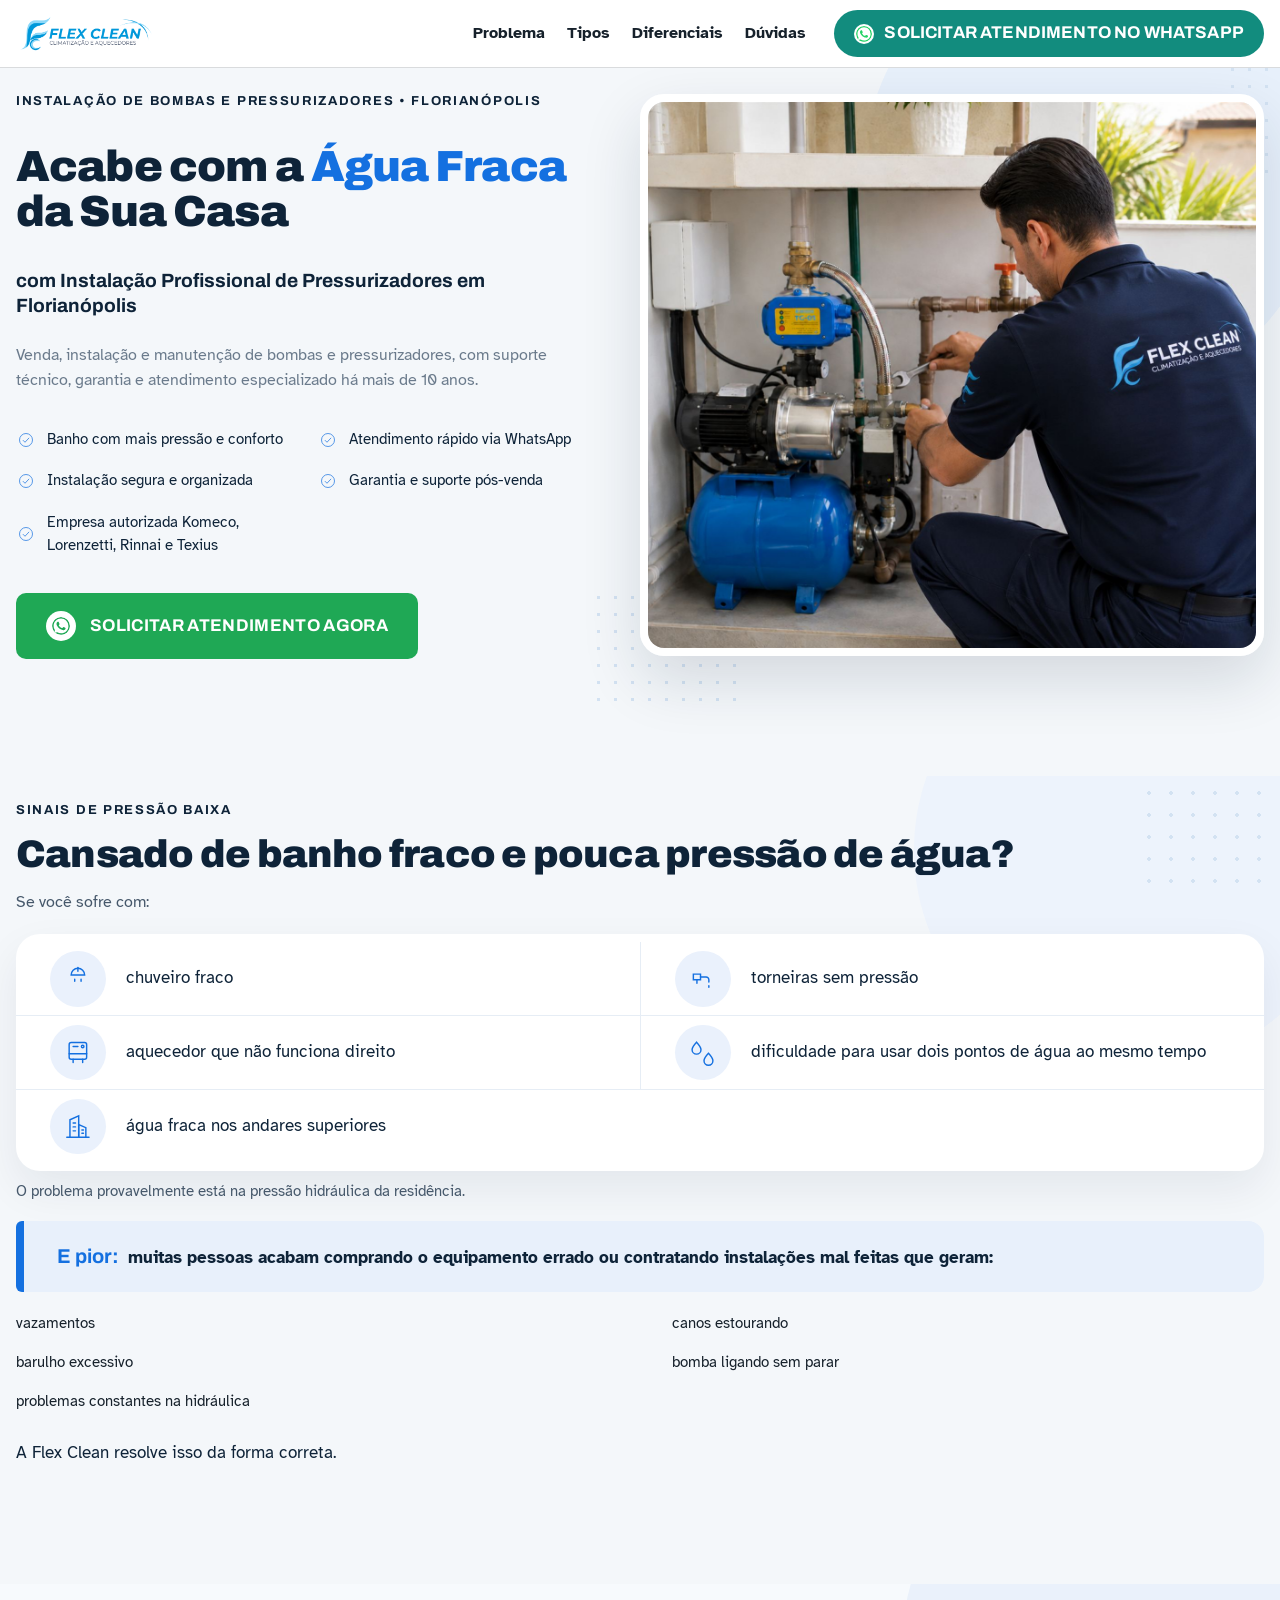
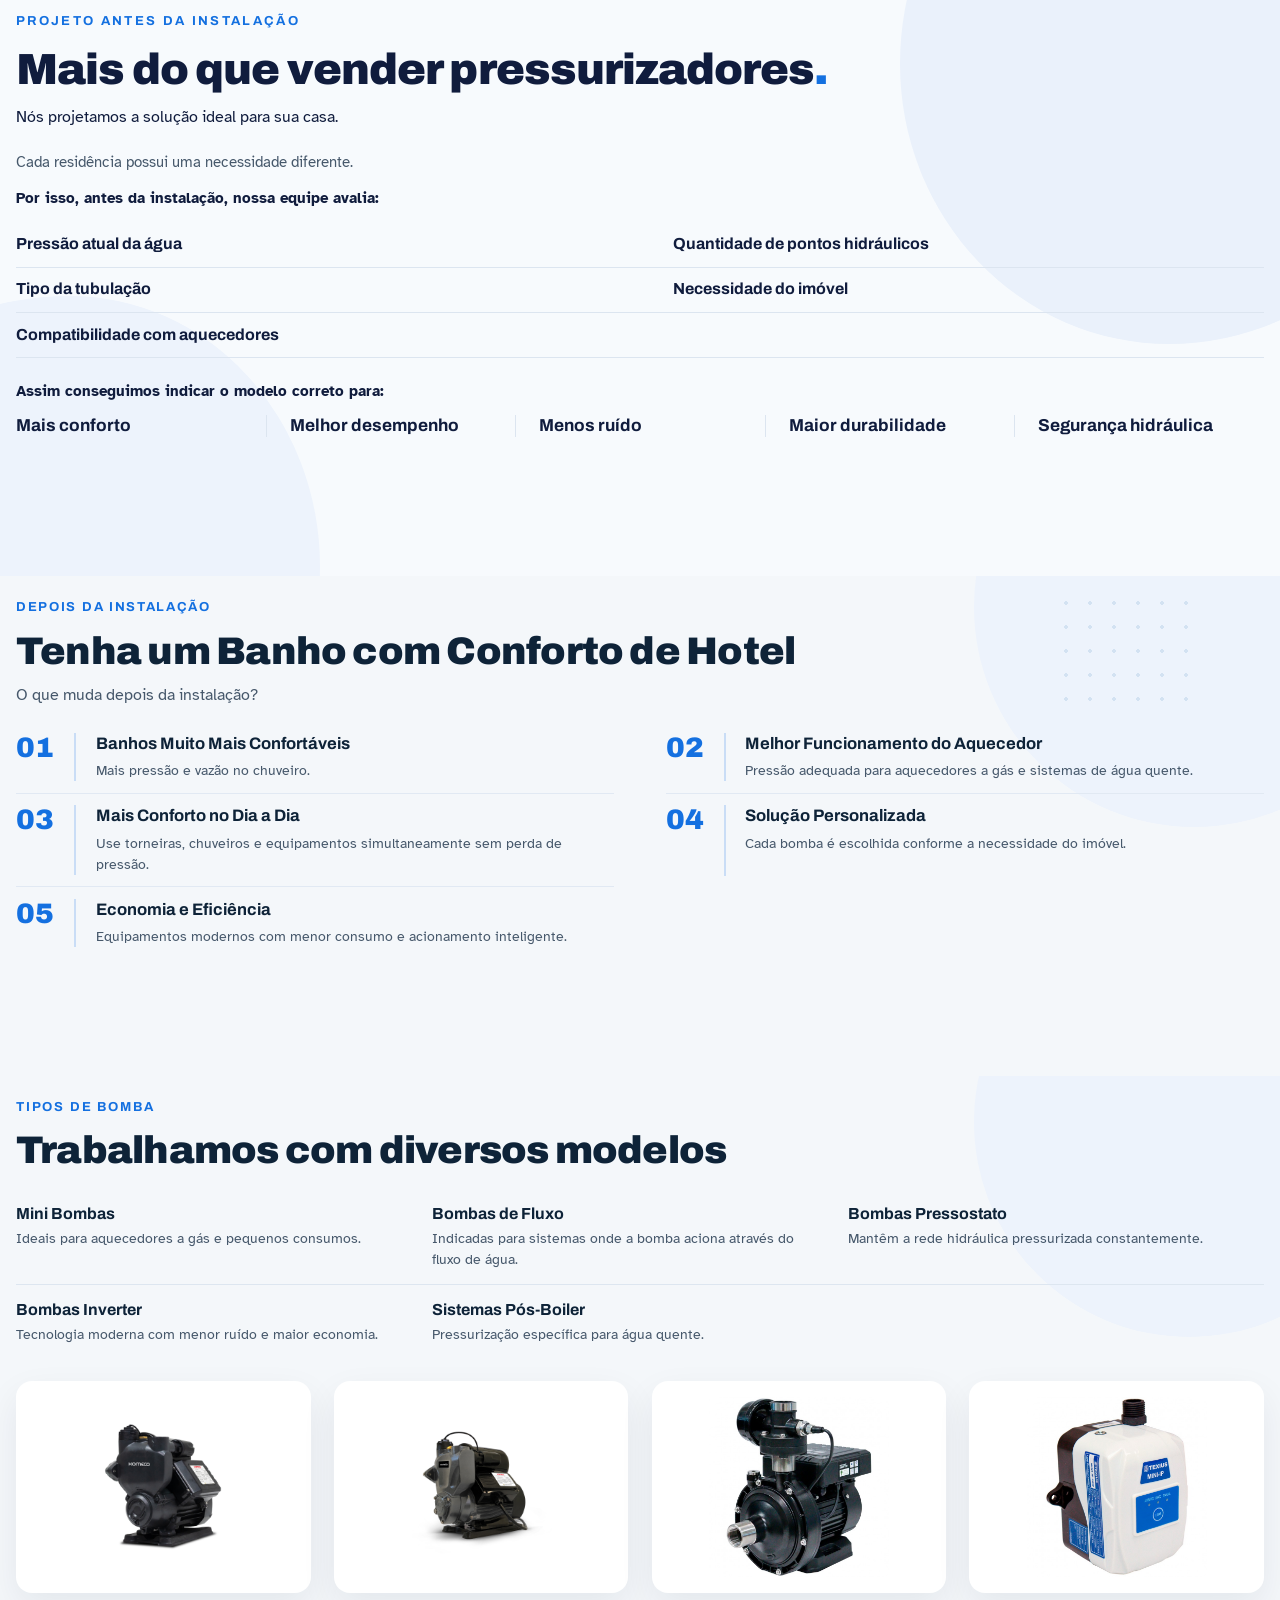
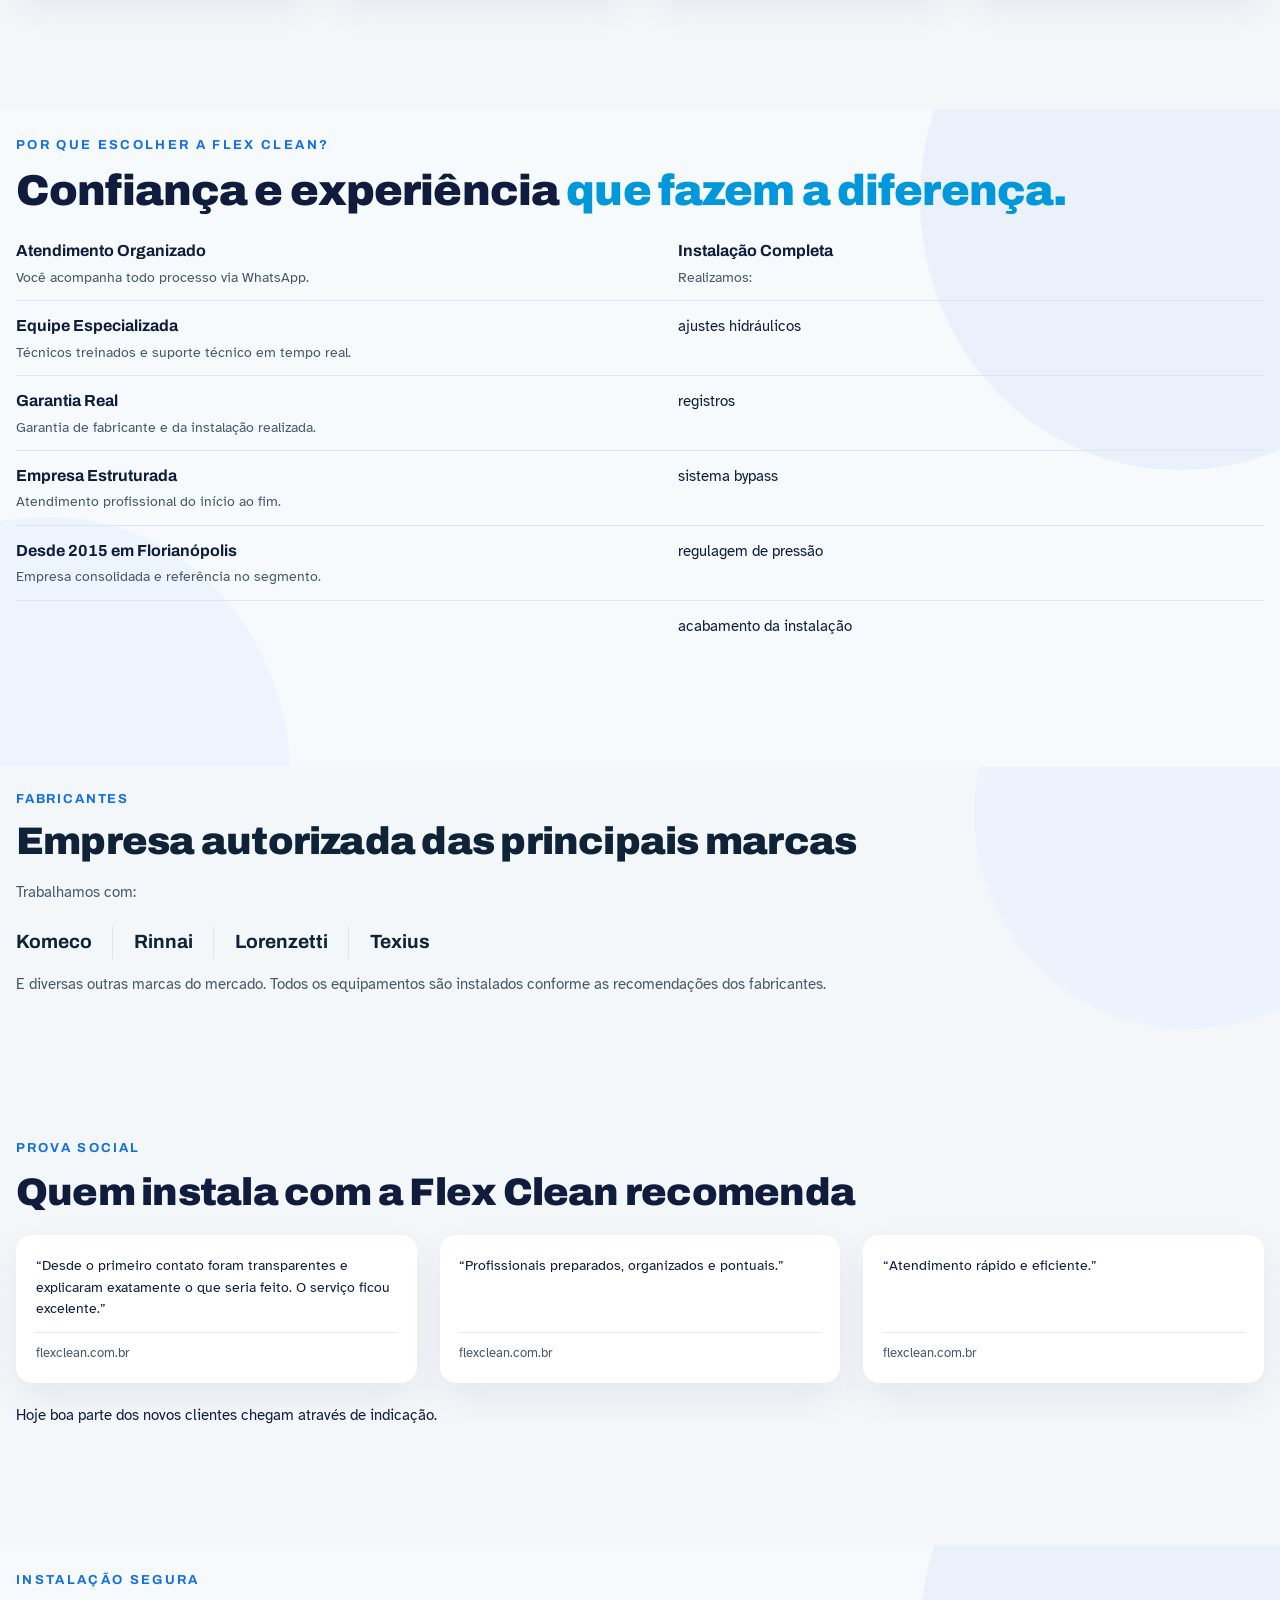
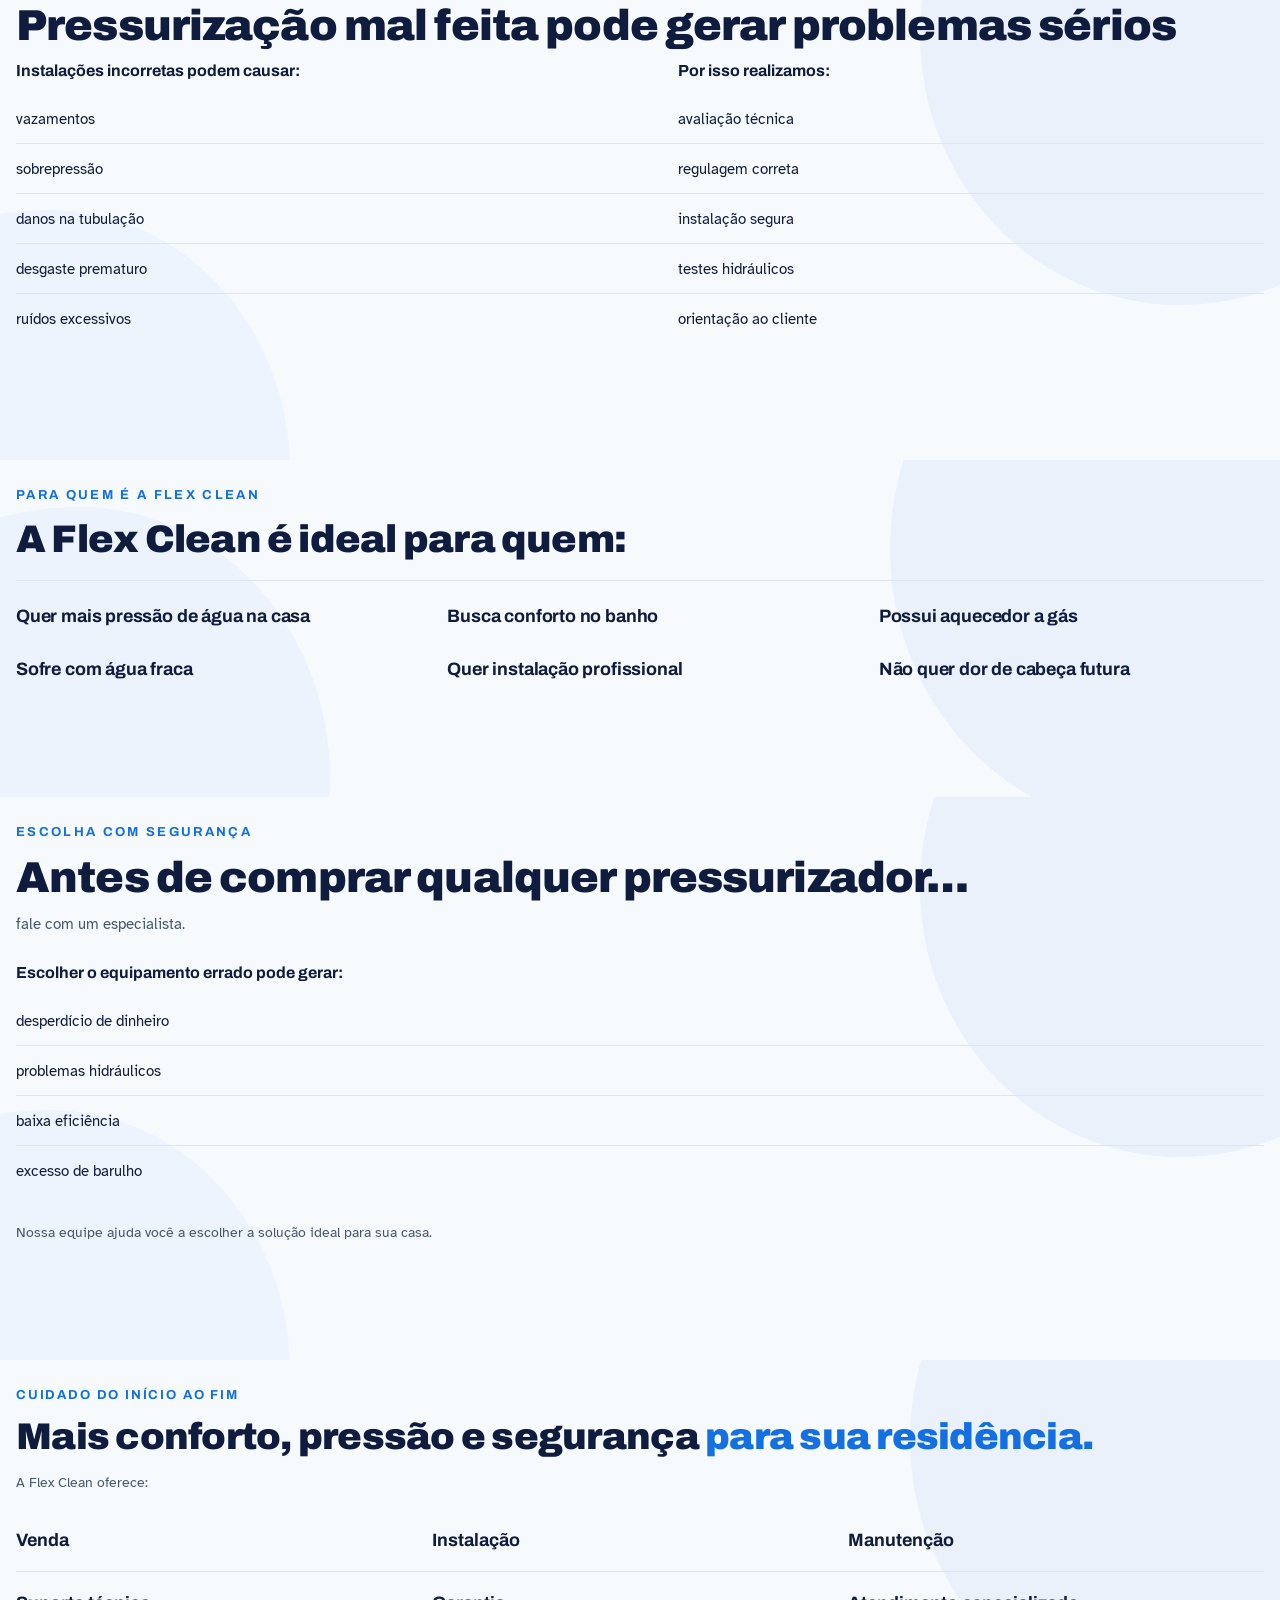
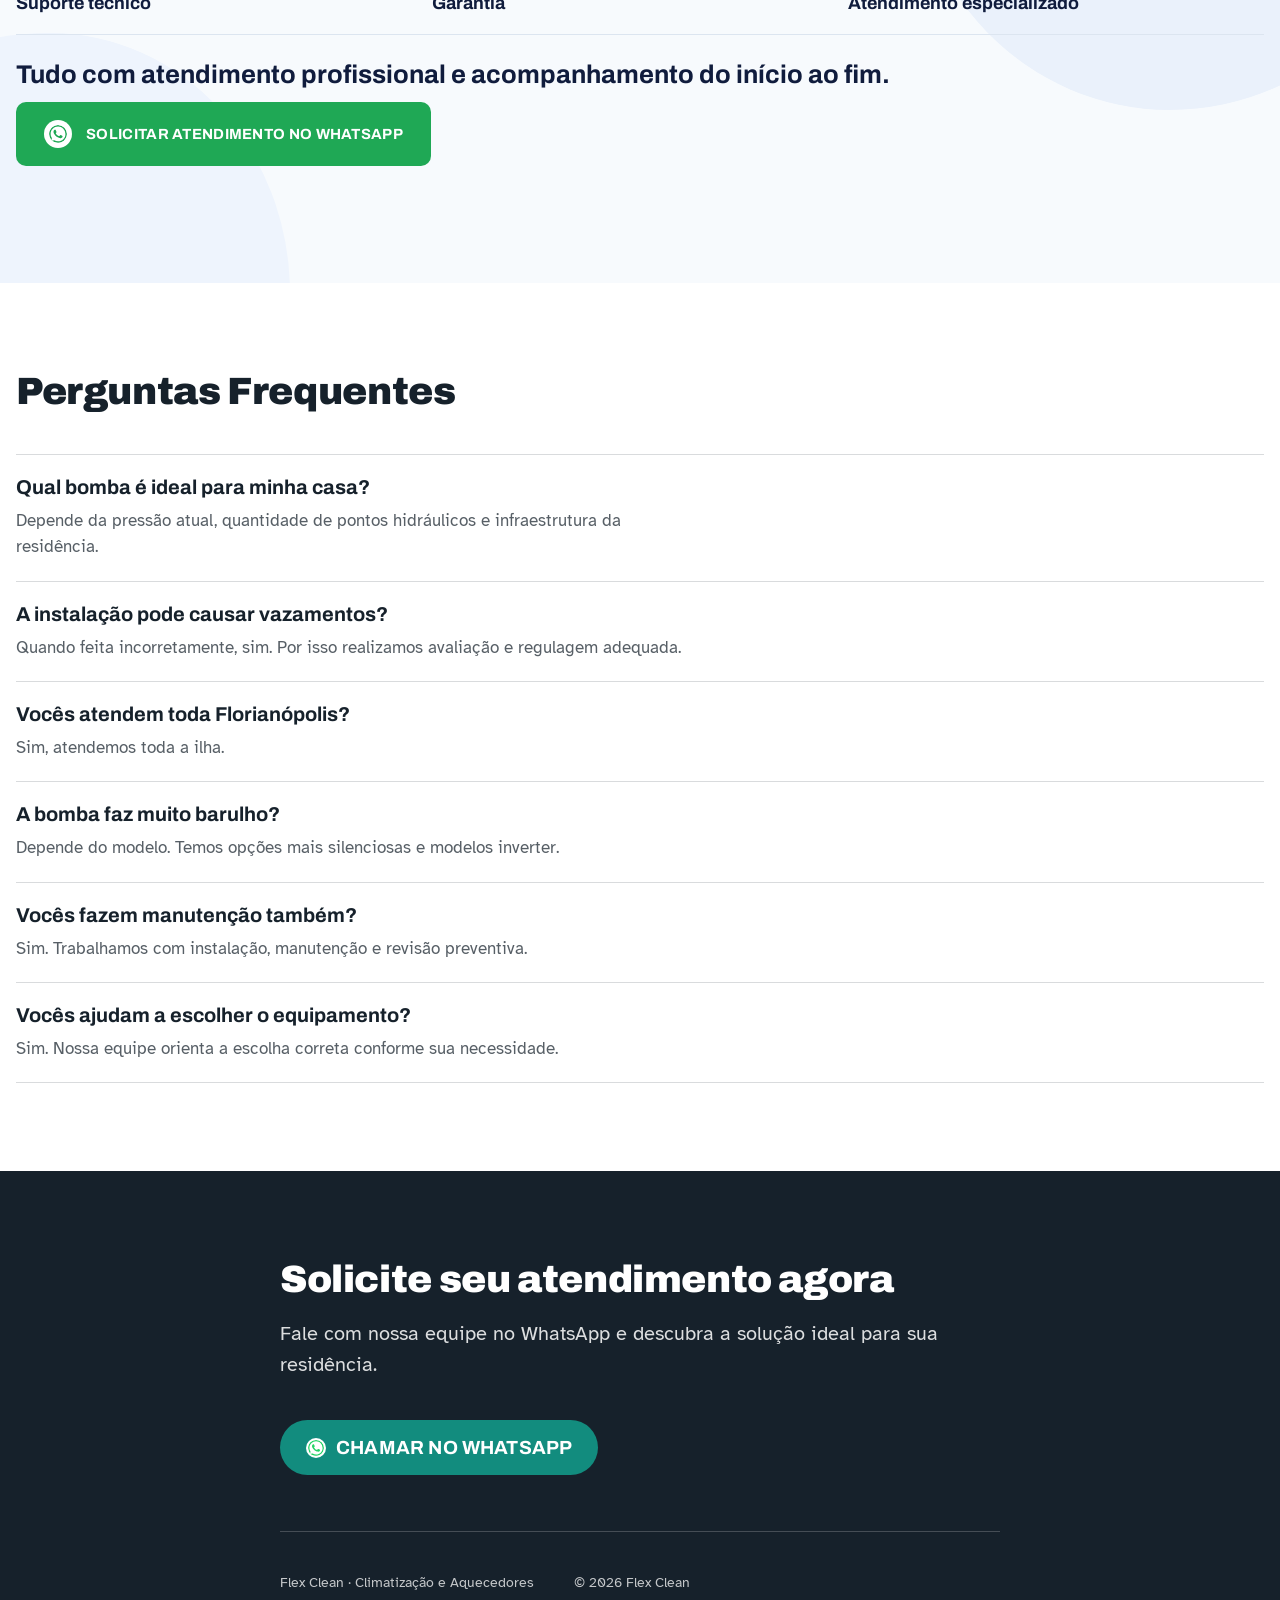
<file: pressurizadores-rev03/index.html>
<!doctype html>
<html lang="pt-BR">
<head>
<meta charset="utf-8">
<meta name="viewport" content="width=device-width, initial-scale=1">
<meta name="robots" content="noindex, nofollow">
<title>[MOCKUP PRESSURIZADORES] Flex Clean · Instalação de Bombas e Pressurizadores em Florianópolis</title>
<meta name="description" content="Venda, instalação e manutenção de bombas e pressurizadores, com suporte técnico, garantia e atendimento especializado há mais de 10 anos.">
<meta property="og:title" content="Flex Clean · Instalação de Bombas e Pressurizadores em Florianópolis">
<meta property="og:description" content="Venda, instalação e manutenção de bombas e pressurizadores, com suporte técnico, garantia e atendimento especializado há mais de 10 anos.">
<meta property="og:image" content="https://servicos.flexclean.com.br/assets/pressurizadores/hero-tecnico-pressurizador.jpg">
<meta property="og:type" content="website">
<link rel="icon" href="../assets/pressurizadores/logo_flex_clean.png">
<link rel="stylesheet" href="../assets/lp-rev03.css">
<style>
/* ================================================================
   REPLICA DO MOCKUP  -  primeira dobra
   Cores estimadas a olho a partir da imagem enviada no chat.
   Este bloco NAO segue o v2.1: tem olho em caixa alta, icone na lista,
   canto arredondado, sombra, fundo cinza e ornamento decorativo.
   ================================================================ */
.hero-mock {
  --mk-fundo:   #F4F7FA;
  --mk-navy:    #0E2338;
  --mk-azul:    #1470E0;
  --mk-azul-cl: #2E7FE3;
  --mk-cinza:   #6B7B8C;
  --mk-verde:   #1FA855;
  --mk-blob:    #E7F0FB;
  --mk-ponto:   #D3E2F2;

  position: relative;
  overflow: hidden;
  background: var(--mk-fundo);
  padding: clamp(18px, 2.6vh, 50px) var(--esp-1) clamp(70px, 13vh, 150px);
}

/* mesmo conteiner das outras dobras: 1200px centralizado */
.hm-miolo {
  position: relative;
  max-width: var(--larg-faixa);
  margin: 0 auto;
  display: grid;
  grid-template-columns: 48fr 52fr;
  gap: 48px;
  align-items: center;
}

/* ornamentos: circulo pálido atras da imagem e duas malhas de pontos */
.hm-miolo::before {
  content: "";
  position: absolute;
  top: -150px; right: -60px;
  width: 460px; height: 460px;
  border-radius: 50%;
  background: var(--mk-blob);
  z-index: 0;
}
.hm-miolo::after {
  content: "";
  position: absolute;
  top: -30px; right: -110px;
  width: 150px; height: 120px;
  background-image: radial-gradient(circle, var(--mk-ponto) 1.6px, transparent 1.7px);
  background-size: 17px 17px;
  z-index: 0;
}
.hm-pontos {
  position: absolute;
  left: 46%; bottom: -50px;
  width: 150px; height: 120px;
  background-image: radial-gradient(circle, var(--mk-ponto) 1.6px, transparent 1.7px);
  background-size: 17px 17px;
  z-index: 0;
}

.hm-texto, .hm-figura { position: relative; z-index: 1; }

/* olho */
.hm-olho {
  font-family: 'Archivo', Arial, sans-serif;
  font-weight: 700;
  font-size: 13px;
  letter-spacing: 0.13em;
  text-transform: uppercase;
  color: var(--mk-navy);
  max-width: none;
  margin-bottom: 32px;
}

/* titulo: duas cores, entrelinha curta, escala bem contrastada */
.hero-mock h1 {
  font-family: 'Archivo', Arial, sans-serif;
  font-weight: 900;
  font-size: clamp(30px, 3.4vw, 47px);
  line-height: 1.05;
  letter-spacing: -0.02em;
  color: var(--mk-navy);
  margin: 0 0 34px;
  max-width: none;
}
.hero-mock h1 .marca-azul { color: var(--mk-azul); }

.hm-chamada {
  font-family: 'Archivo', Arial, sans-serif;
  font-weight: 700;
  font-size: clamp(18px, 1.5vw, 23px);
  line-height: 1.3;
  color: var(--mk-navy);
  max-width: none;
  margin: 0 0 24px;
}

.hm-apoio {
  font-size: clamp(16px, 1.1vw, 18px);
  line-height: 1.6;
  color: var(--mk-cinza);
  max-width: 64ch;
  margin: 0 0 34px;
}

/* lista com check circular vazado, duas colunas, texto em peso normal */
.hm-provas {
  list-style: none;
  display: grid;
  grid-template-columns: repeat(2, minmax(0, 1fr));
  grid-template-rows: repeat(3, auto);
  grid-auto-flow: column;
  gap: 18px 28px;
  margin: 0 0 36px;
  padding: 0;
}
.hm-provas li {
  display: grid;
  grid-template-columns: 20px 1fr;
  align-items: center;
  gap: 10px;
  font-size: 15px;
  font-weight: 400;
  color: var(--mk-navy);
  max-width: none;
}
.hm-check { width: 20px; height: 20px; flex: none; fill: none; stroke: var(--mk-azul-cl); stroke-width: 1.6; }

/* botao: retangulo arredondado, verde claro, glifo em circulo branco */
.hm-btn {
  display: inline-flex;
  align-items: center;
  gap: 14px;
  background: var(--mk-verde);
  color: #FFFFFF;
  font-family: 'Archivo', Arial, sans-serif;
  font-weight: 700;
  font-size: 17px;
  letter-spacing: 0.02em;
  text-transform: uppercase;
  text-decoration: none;
  padding: 18px 30px;
  border-radius: 10px;
}
.hm-btn:hover { background: #18904A; }
.hm-btn-txt { display: block; }
.hm-btn .glifo { width: 30px; height: 30px; flex: none; background: #FFFFFF; border-radius: 50%; padding: 6px; fill: var(--mk-verde); }

/* imagem: canto arredondado, moldura branca fina, sombra suave */
.hm-figura { margin: 0; }
.hm-figura img {
  width: 100%;
  aspect-ratio: 10 / 9;
  object-fit: cover;
  border-radius: 24px;
  border: 8px solid #FFFFFF;
  box-shadow: 0 24px 60px rgba(14, 35, 56, 0.14);
}

@media (max-width: 900px) {
  .hero-mock { padding: 56px var(--esp-1); }
  .hm-miolo { grid-template-columns: 1fr; gap: 32px; }
  .hm-miolo::before { width: 300px; height: 300px; top: -80px; right: -70px; }
  .hm-miolo::after, .hm-pontos { display: none; }
  .hero-mock h1 { max-width: none; }
  .hero-mock h1 .marca-azul { display: inline; }
  .hm-provas { grid-template-columns: 1fr; grid-template-rows: none; grid-auto-flow: row; gap: 14px; }
}

@media (max-width: 560px) {
  .hero-mock { padding: 40px var(--esp-1); }
  .hm-olho { font-size: 12px; margin-bottom: 20px; }
  .hero-mock h1 { margin-bottom: 22px; }
  .hm-chamada { margin-bottom: 18px; }
  .hm-apoio { margin-bottom: 26px; }
  .hm-provas { margin-bottom: 28px; }
  /* botao: glifo fixo a esquerda e rotulo ocupando o resto, sem centralizar */
  .hm-btn {
    display: flex;
    width: 100%;
    justify-content: flex-start;
    text-align: left;
    font-size: 15px;
    line-height: 1.25;
    padding: 16px 20px;
    gap: 12px;
  }
  .hm-btn-txt { flex: 1; }
  .hm-btn .glifo { width: 28px; height: 28px; padding: 5px; }
  .hm-figura img { border-width: 6px; border-radius: 18px; }
}

/* ================================================================
   REPLICA DO MOCKUP  -  segunda dobra
   Cores estimadas a olho a partir da imagem enviada no chat.
   Os 12 icones sao desenhados a mao em SVG, nenhum de biblioteca.
   ================================================================ */
.db2 {
  --d2-alt: clamp(18px, 2.7vh, 52px);
  --d2-ico: clamp(44px, 6.2vh, 60px);
  --d2-fundo:  #F4F7FA;
  --d2-navy:   #0E2338;
  --d2-azul:   #1470E0;
  --d2-icobg:  #EAF1FC;
  --d2-alerta: #E8F0FB;
  --d2-fio:    #E6EDF5;
  --d2-cinza:  #46586B;

  position: relative;
  overflow: hidden;
  background: var(--d2-fundo);
  padding: var(--d2-alt) var(--esp-1) clamp(70px, 13vh, 150px);
}
.db2-miolo { position: relative; max-width: var(--larg-faixa); margin: 0 auto; }

/* ornamentos: circulo palido e malha de pontos, so no canto superior direito */
.db2-miolo::before {
  content: ""; position: absolute; z-index: 0;
  top: -170px; right: -90px; width: 440px; height: 440px;
  border-radius: 50%; background: #EDF3FC;
}
.db2-miolo::after {
  content: ""; position: absolute; z-index: 0;
  top: -18px; right: -6px; width: 132px; height: 108px;
  background-image: radial-gradient(circle, #D3E2F2 1.7px, transparent 1.8px);
  background-size: 22px 22px;
}
.db2-miolo > * { position: relative; z-index: 1; }

/* olho com traco */
.db2-olho {
  display: flex; align-items: center; gap: 14px;
  font-family: 'Archivo', Arial, sans-serif;
  font-weight: 700; font-size: 13px; letter-spacing: 0.13em;
  text-transform: uppercase; color: var(--d2-navy);
  max-width: none; margin: 0 0 clamp(8px, 1.4vh, 18px);
}
.db2-traco { display: block; width: 44px; height: 4px; border-radius: 2px; background: var(--d2-azul); flex: none; }

.db2 h2 {
  font-family: 'Archivo', Arial, sans-serif;
  font-weight: 900; font-size: clamp(26px, min(3vw, 4.4vh), 40px);
  line-height: 1.12; letter-spacing: -0.02em;
  color: var(--d2-navy); max-width: none; margin: 0 0 clamp(10px, 1.6vh, 20px);
}
.db2 h2 .marca-azul { color: var(--d2-azul); }

.db2-apoio {
  font-size: clamp(16px, 1.1vw, 18px); line-height: 1.5; color: var(--d2-cinza);
  max-width: none; margin: 0 0 clamp(14px, 2.2vh, 32px);
}

/* cartao branco com os 8 problemas */
.db2-cartao {
  background: #FFFFFF;
  border-radius: 24px;
  box-shadow: 0 18px 44px rgba(14, 35, 56, 0.07);
  padding: 8px 0;
}
.db2-itens { list-style: none; display: grid; grid-template-columns: 1fr 1fr; margin: 0; padding: 0; }
.db2-itens li {
  display: grid; grid-template-columns: var(--d2-ico) 1fr; align-items: center; gap: 20px;
  padding: clamp(9px, 1.3vh, 20px) 34px;
  font-size: 17px; color: var(--d2-navy);
  max-width: none;
  border-bottom: 1px solid var(--d2-fio);
}
.db2-itens li:nth-child(2n) { border-left: 1px solid var(--d2-fio); }
.db2-itens li:nth-last-child(-n+2) { border-bottom: none; }

.d2-ico {
  width: var(--d2-ico); height: var(--d2-ico);
  border-radius: 50%; background: var(--d2-icobg);
  display: grid; place-items: center;
}
.d2-ico svg { width: calc(var(--d2-ico) * 0.57); height: calc(var(--d2-ico) * 0.57); fill: none; stroke: var(--d2-azul); stroke-width: 1.8; stroke-linecap: round; }
.d2-ico svg circle[r="1.4"], .d2-ico svg circle[r="1.1"] { fill: var(--d2-azul); stroke: none; }
.d2-ico-branco { background: #FFFFFF; }

/* bloco E o pior */
.db2-alerta {
  display: block;
  background: var(--d2-alerta);
  border-left: 8px solid var(--d2-azul);
  border-radius: 6px 16px 16px 6px;
  padding: clamp(16px, 2.2vh, 26px) 32px;
  margin-top: clamp(14px, 2vh, 26px);
  padding-left: clamp(24px, 2.6vw, 36px);
}
.db2-pior { font-family: 'Archivo', Arial, sans-serif; font-weight: 700; font-size: 20px; color: var(--d2-azul); margin: 0 0 4px; max-width: none; }
.db2-pior-txt { font-weight: 700; font-size: 17px; color: var(--d2-navy); margin: 0; max-width: none; }

/* linha de fechamento com os tres selos */
.db2-fecho {
  display: flex; flex-wrap: wrap; align-items: center; justify-content: flex-start;
  gap: 10px; font-size: 17px; color: var(--d2-navy);
  max-width: none; margin: clamp(14px, 2.2vh, 32px) 0 0;
}
.d2-selo { display: inline-flex; align-items: center; gap: 8px; }
.d2-selo svg { width: 24px; height: 24px; fill: none; stroke: var(--d2-azul); stroke-width: 1.8; stroke-linecap: round; }
.d2-selo b { font-family: 'Archivo', Arial, sans-serif; color: var(--d2-azul); }
.d2-sep { color: var(--d2-azul); }

@media (max-width: 900px) {
  .db2-itens { grid-template-columns: 1fr; }
  .db2-itens li:nth-child(2n) { border-left: none; }
  .db2-itens li:nth-last-child(-n+2) { border-bottom: 1px solid var(--d2-fio); }
  .db2-itens li:last-child { border-bottom: none; }
  .db2-miolo::before { width: 260px; height: 260px; top: -120px; right: -80px; }
  .db2-miolo::after { display: none; }
  .db2 h2 { max-width: none; }
  .db2-apoio br { display: none; }
}

@media (max-width: 560px) {
  .db2 { padding: 40px var(--esp-1); --d2-ico: 48px; --d2-alt: 40px; }
  .db2-itens li { gap: 14px; padding: 16px 20px; font-size: 16px; }

  .db2-alerta { grid-template-columns: 1fr; gap: 14px; padding: 22px 20px; }
  .db2-fecho { justify-content: flex-start; }
}

/* ================================================================
   TERCEIRA DOBRA  -  replica do mockup dos servicos
   Tres cartoes com foto, cartao de outros cuidados e selo de 10 anos.
   Icones desenhados a mao, sem circulo de fundo neste bloco.
   ================================================================ */
.db3 {
  --d3-alt: clamp(16px, 2.4vh, 52px);
  --d3-ico2: clamp(26px, 3.8vh, 34px);
  --d3-selo: clamp(38px, 5.6vh, 52px);
  --d3-navy: #0E2338;
  --d3-azul: #1470E0;
  --d3-cinza: #46586B;
  --d3-fio: #E6EDF5;
  position: relative;
  overflow: hidden;
  background: #F4F7FA;
  padding: var(--d3-alt) var(--esp-1) clamp(70px, 13vh, 150px);
}
.db3-miolo { position: relative; max-width: var(--larg-faixa); margin: 0 auto; }

.db3-miolo::before {
  content: ""; position: absolute; z-index: 0;
  top: -180px; right: -110px; width: 430px; height: 430px;
  border-radius: 50%; background: #EDF3FC;
}
.db3-miolo::after {
  content: ""; position: absolute; z-index: 0;
  top: 60px; right: -4px; width: 122px; height: 100px;
  background-image: radial-gradient(circle, #DCE8F6 1.7px, transparent 1.8px);
  background-size: 22px 22px;
}
.db3-miolo > * { position: relative; z-index: 1; }

.db3 h2 {
  font-family: 'Archivo', Arial, sans-serif;
  font-weight: 900; font-size: clamp(28px, min(3.2vw, 4.6vh), 44px);
  line-height: 1.1; letter-spacing: -0.02em;
  color: var(--d3-navy); max-width: none; margin: 0 0 clamp(10px, 1.7vh, 22px);
}
.db3 h2 .marca-azul { color: var(--d3-azul); }
.db3-traco { display: block; width: 44px; height: 4px; border-radius: 2px; background: var(--d3-azul); margin: clamp(6px, 1vh, 16px) 0 clamp(6px, 1vh, 16px); }

.db3-apoio {
  font-size: clamp(16px, 1.1vw, 18px); line-height: 1.6; color: var(--d3-cinza);
  max-width: 84ch; margin: 0 0 clamp(12px, 1.8vh, 28px);
}

/* tres cartoes com foto */
.db3-cards { display: grid; grid-template-columns: repeat(3, 1fr); gap: 26px; }
.db3-card {
  background: #FFFFFF; border-radius: 16px; overflow: hidden;
  box-shadow: 0 14px 36px rgba(14, 35, 56, 0.07);
  display: flex; flex-direction: column;
}
.db3-card img { width: 100%; height: clamp(110px, 15vh, 230px); object-fit: cover; }
.db3-card-txt { padding: clamp(12px, 1.6vh, 24px) 24px clamp(13px, 1.8vh, 26px); }
.db3-card h3 {
  font-family: 'Archivo', Arial, sans-serif; font-weight: 700;
  font-size: clamp(18px, 1.5vw, 22px); color: var(--d3-navy);
  margin: 0 0 clamp(5px, 0.9vh, 14px);
}
.db3-card p { font-size: 17px; line-height: 1.6; color: var(--d3-cinza); margin: 0; max-width: none; }

/* cartao dos outros cuidados */
.db3-outros {
  background: #FFFFFF; border-radius: 16px;
  box-shadow: 0 14px 36px rgba(14, 35, 56, 0.07);
  padding: clamp(13px, 2vh, 26px) clamp(24px, 3vw, 36px);
  margin-top: clamp(10px, 1.6vh, 24px);
}
.db3-outros h3 {
  font-family: 'Archivo', Arial, sans-serif; font-weight: 700;
  font-size: clamp(17px, 1.4vw, 20px); color: var(--d3-navy);
  margin: 0 0 clamp(6px, 1.1vh, 18px);
}
.db3-outros-grade { list-style: none; display: grid; grid-template-columns: repeat(3, 1fr); margin: 0; padding: 0; }
.db3-outros-grade li {
  display: grid; grid-template-columns: var(--d3-ico2) 1fr; align-items: center; gap: 14px;
  padding: clamp(5px, 0.9vh, 12px) 24px;
  font-size: 17px; color: var(--d3-navy); max-width: none;
}
.db3-outros-grade li:nth-child(3n+1) { padding-left: 0; }
.db3-outros-grade li:not(:nth-child(3n+1)) { border-left: 1px solid var(--d3-fio); }
.db3-outros-grade svg { width: var(--d3-ico2); height: var(--d3-ico2); fill: none; stroke: var(--d3-azul); stroke-width: 1.8; stroke-linecap: round; }

/* selo dos 10 anos */
.db3-selo10 {
  display: block;
  background: #EDF3FC; border-radius: 16px;
  padding: clamp(12px, 1.8vh, 24px) clamp(24px, 3vw, 34px);
  margin-top: clamp(10px, 1.6vh, 24px);
}
.db3-selo10 svg { width: var(--d3-selo); height: var(--d3-selo); fill: none; stroke: var(--d3-azul); stroke-width: 1.7; stroke-linejoin: round; }
.db3-selo10 p { font-size: clamp(16px, 1.2vw, 18px); line-height: 1.55; color: var(--d3-navy); margin: 0; max-width: none; }
.db3-selo10 b { color: var(--d3-azul); font-family: 'Archivo', Arial, sans-serif; }

@media (max-width: 900px) {
  .db3-cards { grid-template-columns: 1fr; gap: 20px; }
  .db3-outros-grade { grid-template-columns: 1fr 1fr; }
  .db3-outros-grade li { padding-left: 20px; }
  .db3-outros-grade li:nth-child(3n+1) { padding-left: 20px; }
  .db3-outros-grade li:not(:nth-child(3n+1)) { border-left: none; }
  .db3-outros-grade li:nth-child(2n) { border-left: 1px solid var(--d3-fio); }
  .db3-outros-grade li:nth-child(2n+1) { padding-left: 0; }
}

@media (max-width: 560px) {
  .db3 { --d3-ico2: 30px; --d3-selo: 44px; --d3-alt: 40px; }
  .db3-card img { height: 190px; }
  .db3-outros-grade { grid-template-columns: 1fr; }
  .db3-outros-grade li, .db3-outros-grade li:nth-child(2n) { border-left: none; padding-left: 0; }
  .db3-selo10 { grid-template-columns: 1fr; gap: 14px; }
}

/* ================================================================
   QUARTA DOBRA  -  replica do mockup do check de sinais
   Os 10 sinais sao os mesmos da rev02, agrupados em duas colunas.
   ================================================================ */
.db4 {
  --d4-alt: clamp(16px, 2.4vh, 52px);
  --d4-ico: clamp(40px, 5.8vh, 56px);
  --d4-check: clamp(22px, 3.2vh, 30px);
  --d4-navy: #0E2338;
  --d4-azul: #1470E0;
  --d4-cinza: #46586B;
  --d4-fio: #E6EDF5;
  position: relative;
  overflow: hidden;
  background: #F4F7FA;
  padding: var(--d4-alt) var(--esp-1) clamp(70px, 13vh, 150px);
}
.db4-miolo { position: relative; max-width: var(--larg-faixa); margin: 0 auto; }
.db4-miolo::before {
  content: ""; position: absolute; z-index: 0;
  top: -190px; right: -120px; width: 440px; height: 440px;
  border-radius: 50%; background: #EDF3FC;
}
.db4-miolo::after {
  content: ""; position: absolute; z-index: 0;
  top: -10px; right: -4px; width: 122px; height: 100px;
  background-image: radial-gradient(circle, #DCE8F6 1.7px, transparent 1.8px);
  background-size: 22px 22px;
}
.db4-miolo > * { position: relative; z-index: 1; }

.db4-olho {
  display: flex; align-items: center; gap: 14px;
  font-family: 'Archivo', Arial, sans-serif;
  font-weight: 700; font-size: 13px; letter-spacing: 0.13em;
  text-transform: uppercase; color: var(--d4-navy);
  max-width: none; margin: 0 0 clamp(8px, 1.4vh, 18px);
}
.db4-traco { display: block; width: 44px; height: 4px; border-radius: 2px; background: var(--d4-azul); flex: none; }

.db4 h2 {
  font-family: 'Archivo', Arial, sans-serif;
  font-weight: 900; font-size: clamp(26px, min(3vw, 4.4vh), 42px);
  line-height: 1.1; letter-spacing: -0.02em;
  color: var(--d4-navy); max-width: none; margin: 0 0 clamp(6px, 1vh, 14px);
}
.db4 h2 .marca-azul { color: var(--d4-azul); }
.db4-apoio { font-size: clamp(16px, 1.1vw, 18px); line-height: 1.55; color: var(--d4-cinza); max-width: none; margin: 0 0 clamp(10px, 1.6vh, 26px); }

/* cartao com os dois grupos */
.db4-cartao {
  background: #FFFFFF; border-radius: 24px;
  box-shadow: 0 18px 44px rgba(14, 35, 56, 0.07);
  display: grid; grid-template-columns: 1fr 1fr;
  padding: clamp(10px, 1.6vh, 26px) 0;
}
.d4-grupo { padding: 0 clamp(22px, 2.6vw, 40px); }
.d4-grupo + .d4-grupo { border-left: 1px solid var(--d4-fio); }
.d4-grupo-topo { display: grid; grid-template-columns: var(--d4-ico) 1fr; align-items: center; gap: 16px; margin-bottom: clamp(6px, 1.2vh, 16px); }
.d4-grupo-topo h3 {
  font-family: 'Archivo', Arial, sans-serif; font-weight: 700;
  font-size: clamp(14px, 1.15vw, 17px); letter-spacing: 0.06em;
  text-transform: uppercase; color: var(--d4-azul); margin: 0;
}
.d4-ico { width: var(--d4-ico); height: var(--d4-ico); border-radius: 50%; background: #EAF1FC; display: grid; place-items: center; }
.d4-ico svg { width: calc(var(--d4-ico) * 0.58); height: calc(var(--d4-ico) * 0.58); fill: none; stroke: var(--d4-azul); stroke-width: 1.8; stroke-linecap: round; }

.d4-lista { list-style: none; margin: 0; padding: 0; }
.d4-lista li {
  display: grid; grid-template-columns: var(--d4-check) 1fr; align-items: center; gap: 14px;
  padding: clamp(5px, 0.85vh, 13px) 0;
  font-size: clamp(15px, 1.15vw, 17px); color: var(--d4-navy); max-width: none;
  border-bottom: 1px solid var(--d4-fio);
}
.d4-lista li:last-child { border-bottom: none; }
.d4-check { width: var(--d4-check); height: var(--d4-check); fill: none; stroke: var(--d4-azul); stroke-width: 1.8; stroke-linecap: round; }

/* fechamento */
.db4-fecho { display: grid; justify-items: center; margin-top: clamp(10px, 1.6vh, 26px); }
.db4-fecho-txt { display: grid; grid-template-columns: var(--d4-ico) 1fr; align-items: center; gap: 20px; }
.db4-fecho h3 {
  font-family: 'Archivo', Arial, sans-serif; font-weight: 700;
  font-size: clamp(17px, 1.5vw, 22px); color: var(--d4-navy); margin: 0 0 4px;
}
.db4-fecho p { font-size: clamp(15px, 1.15vw, 17px); line-height: 1.5; color: var(--d4-cinza); margin: 0; max-width: none; }

.db4-btn {
  display: inline-flex; align-items: center; gap: 14px;
  background: #1FA855; color: #FFFFFF;
  font-family: 'Archivo', Arial, sans-serif; font-weight: 700;
  font-size: clamp(15px, 1.2vw, 18px); letter-spacing: 0.02em;
  text-transform: uppercase; text-decoration: none;
  padding: clamp(13px, 1.9vh, 19px) clamp(22px, 2.4vw, 34px);
  border-radius: 10px;
  margin-top: clamp(10px, 1.8vh, 22px);
}
.db4-btn:hover { background: #18904A; }
.db4-btn .glifo { width: 28px; height: 28px; flex: none; background: #FFFFFF; border-radius: 50%; padding: 5px; fill: #1FA855; stroke: none; }

.db4-seguro {
  display: flex; align-items: center; gap: 8px;
  font-size: 14px; color: var(--d4-cinza);
  margin: clamp(7px, 1.2vh, 14px) 0 0; max-width: none;
}
.db4-seguro svg { width: 17px; height: 17px; fill: none; stroke: var(--d4-cinza); stroke-width: 2; }

@media (max-width: 900px) {
  .db4 { --d4-ico: 48px; --d4-check: 26px; --d4-alt: 40px; }
  .db4-cartao { grid-template-columns: 1fr; padding: 8px 0; }
  .d4-grupo { padding: 18px clamp(20px, 5vw, 30px); }
  .d4-grupo + .d4-grupo { border-left: none; border-top: 1px solid var(--d4-fio); }
  .db4 h2 { max-width: none; }
  .db4-apoio br, .db4-fecho p br { display: none; }
}

@media (max-width: 560px) {
  .db4-fecho-txt { grid-template-columns: 1fr; gap: 12px; justify-items: start; }
  .db4-btn { width: 100%; justify-content: flex-start; text-align: left; }
  .db4-fecho { justify-items: start; }
}

/* ================================================================
   QUINTA DOBRA  -  replica do mockup dos servicos principais
   Tres colunas sobre o fundo, sem cartao. Itens em texto corrido
   separados por bullet, como no mockup.
   ================================================================ */
.db5 {
  --d5-alt: clamp(16px, 2.4vh, 52px);
  --d5-navy: #0E2338;
  --d5-azul: #1470E0;
  --d5-cinza: #46586B;
  --d5-fio: #DDE6F0;
  position: relative;
  overflow: hidden;
  background: #F4F7FA;
  padding: var(--d5-alt) var(--esp-1) clamp(70px, 13vh, 150px);
}
.db5-miolo { position: relative; max-width: var(--larg-faixa); margin: 0 auto; }
.db5-miolo::before {
  content: ""; position: absolute; z-index: 0;
  top: -200px; right: -130px; width: 430px; height: 430px;
  border-radius: 50%; background: #EDF3FC;
}
.db5::before {
  content: ""; position: absolute; z-index: 0;
  bottom: -260px; left: -200px; width: 520px; height: 520px;
  border-radius: 52% 48% 46% 54% / 44% 52% 48% 56%;
  background: #EEF4FD;
}
.db5-miolo::after {
  content: ""; position: absolute; z-index: 0;
  top: 92px; right: -6px; width: 122px; height: 100px;
  background-image: radial-gradient(circle, #DCE8F6 1.7px, transparent 1.8px);
  background-size: 22px 22px;
}
.db5-miolo > * { position: relative; z-index: 1; }

.db5-olho {
  display: flex; align-items: center; gap: 14px;
  font-family: 'Archivo', Arial, sans-serif;
  font-weight: 700; font-size: 13px; letter-spacing: 0.13em;
  text-transform: uppercase; color: var(--d5-azul);
  max-width: none; margin: 0 0 clamp(8px, 1.4vh, 18px);
}
.db5-traco, .d5-traco { display: block; width: 44px; height: 4px; border-radius: 2px; background: var(--d5-azul); flex: none; }

.db5 h2 {
  font-family: 'Archivo', Arial, sans-serif;
  font-weight: 900; font-size: clamp(26px, min(3vw, 4.4vh), 42px);
  line-height: 1.1; letter-spacing: -0.02em;
  color: var(--d5-navy); max-width: none; margin: 0 0 clamp(6px, 1.2vh, 14px);
}
.db5 h2 .marca-azul { color: var(--d5-azul); }
.db5-apoio { font-size: clamp(16px, 1.1vw, 18px); line-height: 1.55; color: var(--d5-cinza); max-width: none; margin: 0 0 clamp(16px, 2.6vh, 40px); }

/* tres colunas direto sobre o fundo, sem cartao */
.db5-grade { display: grid; grid-template-columns: repeat(3, 1fr); gap: 0; }
.d5-col { padding: 0 clamp(18px, 2.4vw, 40px); }
.d5-col:first-child { padding-left: 0; }
.d5-col:last-child { padding-right: 0; }
.d5-col + .d5-col { border-left: 1px solid var(--d5-fio); }
.d5-col > * { max-width: none; }
.d5-col .d5-traco { margin-bottom: clamp(10px, 1.6vh, 18px); }
.d5-col h3 {
  font-family: 'Archivo', Arial, sans-serif; font-weight: 700;
  font-size: clamp(15px, 1.3vw, 19px); line-height: 1.25; letter-spacing: 0.02em;
  text-transform: uppercase; color: var(--d5-navy);
  margin: 0 0 clamp(10px, 1.6vh, 20px);
}
.d5-desc { font-size: clamp(14px, 1.05vw, 16px); line-height: 1.6; color: var(--d5-cinza); margin: 0 0 clamp(10px, 1.8vh, 22px); }
.d5-rot {
  font-family: 'Archivo', Arial, sans-serif; font-weight: 700;
  font-size: clamp(14px, 1.05vw, 16px); color: var(--d5-azul);
  margin: 0 0 clamp(6px, 1vh, 12px);
}
.d5-itens { font-size: clamp(14px, 1.05vw, 16px); line-height: 1.75; color: var(--d5-navy); margin: 0 0 clamp(10px, 1.6vh, 20px); }
.d5-sep { color: var(--d5-azul); font-weight: 700; }
.d5-fecho {
  font-size: clamp(14px, 1.05vw, 16px); line-height: 1.6; color: var(--d5-cinza);
  border-top: 1px solid var(--d5-fio);
  padding-top: clamp(8px, 1.4vh, 16px); margin: 0;
}
.d5-fecho b { font-family: 'Archivo', Arial, sans-serif; color: var(--d5-azul); }

.db5-rodape {
  font-size: clamp(15px, 1.1vw, 17px); color: var(--d5-navy);
  max-width: none;
  border-top: 1px solid var(--d5-fio);
  margin: clamp(16px, 2.6vh, 40px) 0 0;
  padding-top: clamp(12px, 2vh, 26px);
}
.db5-rodape svg { width: 30px; height: 30px; flex: none; fill: none; stroke: var(--d5-azul); stroke-width: 1.8; stroke-linejoin: round; }

@media (max-width: 900px) {
  .db5 { --d5-alt: 40px; }
  .db5-grade { grid-template-columns: 1fr; }
  .d5-col { padding: 22px 0; }
  .d5-col + .d5-col { border-left: none; border-top: 1px solid var(--d5-fio); }
  .db5 h2 { max-width: none; }
  .db5-apoio br, .d5-col h3 br { display: none; }

}

/* ================================================================
   SEXTA DOBRA  -  replica do mockup dos diferenciais
   As 8 razoes sao as da rev02, numeradas e em duas colunas.
   ================================================================ */
.db6 {
  --d6-alt: clamp(16px, 2.4vh, 52px);
  --d6-navy: #0E2338;
  --d6-azul: #1470E0;
  --d6-cinza: #46586B;
  --d6-fio: #E1E9F3;
  --d6-regua: #C9DDF6;
  position: relative;
  overflow: hidden;
  background: #F4F7FA;
  padding: var(--d6-alt) var(--esp-1) clamp(70px, 13vh, 150px);
}
.db6-miolo { position: relative; max-width: var(--larg-faixa); margin: 0 auto; }
.db6-miolo::before {
  content: ""; position: absolute; z-index: 0;
  top: -210px; right: -150px; width: 440px; height: 440px;
  border-radius: 50%; background: #EDF3FC;
}
.db6-miolo::after {
  content: ""; position: absolute; z-index: 0;
  top: -6px; right: 60px; width: 150px; height: 128px;
  background-image: radial-gradient(circle, #D3E2F2 1.7px, transparent 1.8px);
  background-size: 24px 24px;
}
.db6-miolo > * { position: relative; z-index: 1; }

.db6-olho {
  display: flex; align-items: center; gap: 14px;
  font-family: 'Archivo', Arial, sans-serif;
  font-weight: 700; font-size: 13px; letter-spacing: 0.13em;
  text-transform: uppercase; color: var(--d6-azul);
  max-width: none; margin: 0 0 clamp(8px, 1.4vh, 18px);
}
.db6-traco { display: block; width: 44px; height: 4px; border-radius: 2px; background: var(--d6-azul); flex: none; }

.db6 h2 {
  font-family: 'Archivo', Arial, sans-serif;
  font-weight: 900; font-size: clamp(26px, min(3vw, 4.4vh), 42px);
  line-height: 1.1; letter-spacing: -0.02em;
  color: var(--d6-navy); max-width: none; margin: 0 0 clamp(6px, 1.2vh, 14px);
}
.db6 h2 .marca-azul { color: var(--d6-azul); }
.db6-apoio { font-size: clamp(16px, 1.1vw, 18px); line-height: 1.55; color: var(--d6-cinza); max-width: none; margin: 0 0 clamp(9px, 1.5vh, 26px); }

/* as 8 razoes numeradas, em duas colunas */
.db6-itens {
  list-style: none; margin: 0; padding: 0;
  display: grid; grid-template-columns: 1fr 1fr;
  column-gap: clamp(28px, 4vw, 64px);
}
.db6-itens li {
  display: grid; grid-template-columns: auto 1fr;
  gap: clamp(14px, 1.6vw, 24px);
  padding: clamp(8px, 1.3vh, 18px) 0;
  border-bottom: 1px solid var(--d6-fio);
  max-width: none;
}
.db6-itens li:nth-last-child(-n+2) { border-bottom: none; }
.d6-num {
  font-family: 'Archivo', Arial, sans-serif; font-weight: 900;
  font-size: clamp(24px, 2.2vw, 34px); line-height: 1.05;
  color: var(--d6-azul); font-variant-numeric: tabular-nums;
}
.d6-txt { border-left: 2px solid var(--d6-regua); padding-left: clamp(14px, 1.5vw, 22px); }
.d6-txt h3 {
  font-family: 'Archivo', Arial, sans-serif; font-weight: 700;
  font-size: clamp(15px, 1.3vw, 19px); line-height: 1.25;
  color: var(--d6-navy); margin: 0 0 clamp(3px, 0.7vh, 8px);
}
.d6-txt p { font-size: clamp(14px, 1.05vw, 16px); line-height: 1.5; color: var(--d6-cinza); margin: 0; max-width: none; }

/* fechamento */
.db6-fecho { display: grid; justify-items: center; margin-top: clamp(10px, 1.6vh, 28px); }
.db6-btn {
  display: inline-flex; align-items: center; gap: 14px;
  background: #1FA855; color: #FFFFFF;
  font-family: 'Archivo', Arial, sans-serif; font-weight: 700;
  font-size: clamp(15px, 1.2vw, 18px); letter-spacing: 0.02em;
  text-transform: uppercase; text-decoration: none;
  padding: clamp(13px, 1.9vh, 19px) clamp(22px, 2.4vw, 34px);
  border-radius: 10px;
}
.db6-btn:hover { background: #18904A; }
.db6-btn .glifo { width: 28px; height: 28px; flex: none; background: #FFFFFF; border-radius: 50%; padding: 5px; fill: #1FA855; stroke: none; }
.db6-seguro {
  display: flex; align-items: center; gap: 8px;
  font-size: 14px; color: var(--d6-cinza);
  margin: clamp(7px, 1.2vh, 14px) 0 0; max-width: none;
}
.db6-seguro svg { width: 18px; height: 18px; fill: none; stroke: var(--d6-azul); stroke-width: 1.9; stroke-linejoin: round; }

@media (max-width: 900px) {
  .db6 { --d6-alt: 40px; }
  .db6-itens { grid-template-columns: 1fr; }
  .db6-itens li:nth-last-child(-n+2) { border-bottom: 1px solid var(--d6-fio); }
  .db6-itens li:last-child { border-bottom: none; }
  .db6 h2 br, .db6-apoio br { display: none; }
}

@media (max-width: 560px) {
  .db6-btn { width: 100%; justify-content: flex-start; text-align: left; }
  .db6-fecho { justify-items: start; }
}

/* ================================================================
   DOBRA "PARA QUEM"  -  replica do mockup
   Seis frases grandes em tres colunas, sem icone e sem marcador.
   Os seis itens sao os da rev02, na mesma ordem.
   ================================================================ */
.db7 {
  --d7-alt: clamp(30px, 7vh, 80px);
  --d7-navy: #101C3D;
  --d7-azul: #1470E0;
  --d7-fio: #DCE5F0;
  position: relative;
  overflow: hidden;
  background: #F7FAFD;
  padding: var(--d7-alt) var(--esp-1) clamp(70px, 13vh, 150px);
}
/* manchas pálidas: uma no alto à direita, outra embaixo à esquerda */
.db7::before {
  content: ""; position: absolute; z-index: 0;
  top: -190px; right: -170px; width: 560px; height: 560px;
  border-radius: 46% 54% 52% 48% / 50% 44% 56% 50%;
  background: #EAF1FB;
}
.db7::after {
  content: ""; position: absolute; z-index: 0;
  bottom: -230px; left: -190px; width: 520px; height: 520px;
  border-radius: 52% 48% 46% 54% / 44% 52% 48% 56%;
  background: #EDF3FC;
}
.db7-miolo { position: relative; z-index: 1; max-width: var(--larg-faixa); margin: 0 auto; }

.db7-olho {
  font-family: 'Archivo', Arial, sans-serif;
  font-weight: 700; font-size: 13px; letter-spacing: 0.18em;
  text-transform: uppercase; color: var(--d7-azul);
  max-width: none; margin: 0 0 clamp(14px, 3vh, 30px);
}

.db7 h2 {
  font-family: 'Archivo', Arial, sans-serif;
  font-weight: 900; font-size: clamp(28px, min(3.4vw, 6vh), 46px);
  line-height: 1.1; letter-spacing: -0.02em;
  color: var(--d7-navy); max-width: none;
  margin: 0 0 clamp(20px, 5.5vh, 56px);
  padding-bottom: clamp(20px, 5.5vh, 56px);
  border-bottom: 1px solid var(--d7-fio);
}

.db7-itens {
  list-style: none; margin: 0; padding: 0;
  display: grid; grid-template-columns: repeat(3, 1fr);
  gap: clamp(28px, 9vh, 90px) clamp(28px, 3.6vw, 60px);
}
.db7-itens li {
  font-family: 'Archivo', Arial, sans-serif; font-weight: 700;
  font-size: clamp(19px, min(1.9vw, 4.2vh), 32px);
  line-height: 1.22; letter-spacing: -0.01em;
  color: var(--d7-navy); max-width: none;
}

@media (max-width: 900px) {
  .db7 { --d7-alt: 40px; }
  .db7-itens { grid-template-columns: 1fr 1fr; gap: 26px 28px; }
  .db7-itens li { font-size: 20px; max-width: none; }
  .db7::before { width: 320px; height: 320px; top: -130px; right: -120px; }
  .db7::after { width: 300px; height: 300px; bottom: -160px; left: -130px; }
}

@media (max-width: 560px) {
  .db7-itens { grid-template-columns: 1fr; gap: 18px; }
}

/* rolagem por ancora: o cabecalho fixo tem 68px e cobria o topo da secao.
   scroll-margin-top faz o navegador parar antes, deixando o titulo visivel. */
section[id] { scroll-margin-top: 84px; }

/* o logo do cabecalho leva ao topo da pagina */
.cabecalho-logo { display: flex; align-items: center; flex: none; }
.cabecalho-logo img { display: block; }

/* grade de 4 cartoes de imagem, e a lista de marcas sem icone */
.db3-cards-4 { grid-template-columns: repeat(4, 1fr); }
.db3-cards-4 .db3-card img { height: clamp(100px, 13vh, 200px); }
.db3-marcas li { grid-template-columns: 1fr; }
.db3-marcas li span { font-family: 'Archivo', Arial, sans-serif; font-weight: 700; }
@media (max-width: 900px) { .db3-cards-4 { grid-template-columns: 1fr 1fr; } }
@media (max-width: 560px) { .db3-cards-4 { grid-template-columns: 1fr; } }

/* o hero do aquecedor usa o mesmo check da lista de sinais */
.hm-provas li { grid-template-columns: 21px 1fr; }

/* ================================================================
   DOBRA "MAIS DO QUE UM SIMPLES CONSERTO"  -  replica do mockup
   Os quatro focos em linha com fio vertical, e os seis itens em
   duas colunas com fio. Texto da rev02 do aquecedor, sem alteracao.
   ================================================================ */
.db8 {
  --d8-alt: clamp(20px, 3vh, 60px);
  --d8-navy: #101C3D;
  --d8-azul: #1470E0;
  --d8-cinza: #46586B;
  --d8-fio: #DCE5F0;
  position: relative;
  overflow: hidden;
  background: #F7FAFD;
  padding: var(--d8-alt) var(--esp-1) clamp(70px, 13vh, 150px);
}
.db8::before {
  content: ""; position: absolute; z-index: 0;
  top: -200px; right: -180px; width: 560px; height: 560px;
  border-radius: 46% 54% 52% 48% / 50% 44% 56% 50%;
  background: #EAF1FB;
}
.db8::after {
  content: ""; position: absolute; z-index: 0;
  bottom: -240px; left: -200px; width: 520px; height: 520px;
  border-radius: 52% 48% 46% 54% / 44% 52% 48% 56%;
  background: #EDF3FC;
}
.db8-miolo { position: relative; z-index: 1; max-width: var(--larg-faixa); margin: 0 auto; }

.db8-olho {
  font-family: 'Archivo', Arial, sans-serif;
  font-weight: 700; font-size: 13px; letter-spacing: 0.18em;
  text-transform: uppercase; color: var(--d8-azul);
  max-width: none; margin: 0 0 clamp(10px, 1.7vh, 20px);
}
.db8 h2 {
  font-family: 'Archivo', Arial, sans-serif;
  font-weight: 900; font-size: clamp(28px, min(3.4vw, 5vh), 46px);
  line-height: 1.08; letter-spacing: -0.02em;
  color: var(--d8-navy); max-width: none; margin: 0 0 clamp(8px, 1.3vh, 16px);
}
.db8 h2 .marca-azul { color: var(--d8-azul); }
.db8-apoio { font-size: clamp(16px, 1.2vw, 19px); line-height: 1.5; color: var(--d8-navy); max-width: none; margin: 0 0 clamp(14px, 2.4vh, 34px); }

.db8-lead { font-size: clamp(15px, 1.1vw, 17px); line-height: 1.5; color: var(--d8-cinza); max-width: none; margin: 0 0 clamp(10px, 1.6vh, 20px); }

/* os quatro focos em linha, separados por fio vertical */
.db8-valores {
  list-style: none; margin: 0 0 clamp(14px, 2.4vh, 34px); padding: 0;
  display: grid; grid-template-columns: repeat(4, 1fr);
}
.db8-valores li {
  font-family: 'Archivo', Arial, sans-serif; font-weight: 700;
  font-size: clamp(15px, 1.35vw, 20px); line-height: 1.25;
  color: var(--d8-navy); max-width: none;
  padding: 0 clamp(14px, 1.8vw, 30px);
}
.db8-valores li::first-letter { text-transform: uppercase; }
.db8-valores li:first-child { padding-left: 0; }
.db8-valores li + li { border-left: 1px solid var(--d8-fio); }

.db8-corpo { border-top: 1px solid var(--d8-fio); padding-top: clamp(14px, 2.4vh, 34px); }
.db8-p { font-size: clamp(15px, 1.1vw, 17px); line-height: 1.55; color: var(--d8-cinza); max-width: 74ch; margin: 0 0 clamp(6px, 1vh, 12px); }
.db8-rot { font-weight: 700; color: var(--d8-navy); margin-bottom: clamp(8px, 1.4vh, 16px); }

/* os seis itens em duas colunas, com fio, no ritmo do mockup */
.db8-conta {
  list-style: none; margin: 0; padding: 0;
  display: grid; grid-template-columns: 1fr 1fr;
  column-gap: clamp(28px, 4vw, 64px);
}
.db8-conta li {
  font-family: 'Archivo', Arial, sans-serif; font-weight: 700;
  font-size: clamp(15px, 1.25vw, 18px); line-height: 1.3;
  color: var(--d8-navy); max-width: none;
  padding: clamp(8px, 1.3vh, 15px) 0;
  border-bottom: 1px solid var(--d8-fio);
}
.db8-conta li::first-letter { text-transform: uppercase; }
.db8-conta li:nth-child(2n) { border-left: 1px solid var(--d8-fio); padding-left: clamp(20px, 2.6vw, 40px); }
.db8-conta li:nth-last-child(-n+2) { border-bottom: none; }

@media (max-width: 900px) {
  .db8 { --d8-alt: 40px; }
  .db8-valores { grid-template-columns: 1fr 1fr; gap: 12px 0; }
  .db8-valores li:nth-child(2n+1) { padding-left: 0; border-left: none; }
  .db8-conta { grid-template-columns: 1fr; }
  .db8-conta li:nth-child(2n) { border-left: none; padding-left: 0; }
  .db8-conta li:nth-last-child(-n+2) { border-bottom: 1px solid var(--d8-fio); }
  .db8-conta li:last-child { border-bottom: none; }
  .db8 h2 br { display: none; }
  .db8::before { width: 320px; height: 320px; top: -130px; right: -130px; }
  .db8::after { width: 300px; height: 300px; bottom: -170px; left: -140px; }
}

/* ================================================================
   DOBRA DO VAZAMENTO DE GAS  -  replica do mockup
   Texto a esquerda, foto a direita com cartao sobreposto.
   Os 5 riscos e os 5 itens de verificacao vem da rev02.
   ================================================================ */
.db9 {
  --d9-alt: clamp(16px, 2.4vh, 52px);
  --d9-ico: clamp(30px, 4.4vh, 40px);
  --d9-navy: #0E2338;
  --d9-azul: #1470E0;
  --d9-cinza: #46586B;
  --d9-fio: #DDE6F0;
  position: relative;
  overflow: hidden;
  background: #F7FAFD;
  padding: var(--d9-alt) var(--esp-1) clamp(70px, 13vh, 150px);
}
.db9::before {
  content: ""; position: absolute; z-index: 0;
  bottom: -240px; left: -200px; width: 500px; height: 500px;
  border-radius: 52% 48% 46% 54% / 44% 52% 48% 56%;
  background: #EDF3FC;
}
.db9-miolo {
  position: relative; z-index: 1;
  max-width: var(--larg-faixa); margin: 0 auto;
  display: grid; grid-template-columns: 48fr 52fr; gap: clamp(28px, 3.4vw, 56px);
  align-items: center;
}
.db9-texto > * { max-width: none; }

.db9-olho {
  font-family: 'Archivo', Arial, sans-serif;
  font-weight: 700; font-size: 13px; letter-spacing: 0.14em;
  text-transform: uppercase; color: var(--d9-azul);
  margin: 0 0 clamp(8px, 1.3vh, 16px);
}
.db9 h2 {
  font-family: 'Archivo', Arial, sans-serif;
  font-weight: 900; font-size: clamp(26px, min(3vw, 4.4vh), 42px);
  line-height: 1.06; letter-spacing: -0.02em;
  color: var(--d9-navy); margin: 0 0 clamp(10px, 1.6vh, 20px);
}
.db9 h2 .marca-azul { color: var(--d9-azul); }
.db9-lead { font-size: clamp(15px, 1.1vw, 17px); line-height: 1.5; color: var(--d9-navy); margin: 0 0 clamp(6px, 1vh, 12px); }

.db9-riscos, .db9-checa {
  list-style: none; margin: 0; padding: 0;
  display: grid; grid-template-columns: 1fr 1fr;
  grid-template-rows: repeat(3, auto);
  grid-auto-flow: column;
  column-gap: clamp(18px, 2.2vw, 36px);
}
.db9-riscos li, .db9-checa li {
  display: grid; align-items: center; gap: 12px;
  padding: clamp(6px, 1.05vh, 12px) 0;
  font-size: clamp(14px, 1.05vw, 16px); color: var(--d9-navy);
  border-bottom: 1px solid var(--d9-fio);
}
.db9-riscos li { grid-template-columns: var(--d9-ico) 1fr; }
.db9-checa li { grid-template-columns: clamp(20px, 2.8vh, 26px) 1fr; }
.db9-riscos li:last-child, .db9-checa li:last-child { border-bottom: none; }
.d9-ico { width: var(--d9-ico); height: var(--d9-ico); border-radius: 50%; background: #EAF1FC; display: grid; place-items: center; }
.d9-ico svg { width: calc(var(--d9-ico) * 0.56); height: calc(var(--d9-ico) * 0.56); fill: none; stroke: var(--d9-azul); stroke-width: 1.8; stroke-linecap: round; }
.d9-check { width: 100%; height: auto; aspect-ratio: 1; fill: none; stroke: var(--d9-azul); stroke-width: 1.8; stroke-linecap: round; }

.db9-callout {
  display: grid; grid-template-columns: 44px 1fr; align-items: center; gap: 18px;
  background: #EAF1FB; border-left: 5px solid var(--d9-azul); border-radius: 4px 12px 12px 4px;
  padding: clamp(12px, 1.9vh, 20px) clamp(16px, 1.8vw, 26px);
  margin: clamp(12px, 2vh, 24px) 0;
}
.db9-callout svg { width: 44px; height: 44px; fill: none; stroke: var(--d9-azul); stroke-width: 1.7; stroke-linejoin: round; }
.db9-callout p { font-size: clamp(14px, 1.05vw, 16px); line-height: 1.5; color: var(--d9-navy); margin: 0; }

.db9-sub {
  font-family: 'Archivo', Arial, sans-serif;
  font-weight: 700; font-size: 13px; letter-spacing: 0.12em;
  text-transform: uppercase; color: var(--d9-azul);
  margin: 0 0 clamp(6px, 1vh, 12px);
}

/* foto com o cartao sobreposto */
.db9-figura { position: relative; margin: 0; }
.db9-figura img {
  width: 100%; height: clamp(280px, 52vh, 520px); object-fit: cover;
  border-radius: 20px; box-shadow: 0 24px 60px rgba(14, 35, 56, 0.16);
}
.db9-cartao {
  position: absolute; left: clamp(14px, 3%, 30px); right: clamp(14px, 3%, 30px);
  bottom: clamp(14px, 4%, 32px);
  display: grid; grid-template-columns: 46px 1fr; align-items: center; gap: 16px;
  background: #FFFFFF; border-radius: 14px;
  padding: 14px 20px;
  box-shadow: 0 12px 30px rgba(14, 35, 56, 0.14);
}
.db9-cartao svg { width: 46px; height: 46px; fill: none; stroke: var(--d9-azul); stroke-width: 1.7; stroke-linejoin: round; }
.db9-cartao h3 { font-family: 'Archivo', Arial, sans-serif; font-weight: 700; font-size: clamp(15px, 1.2vw, 18px); color: var(--d9-navy); margin: 0 0 2px; }
.db9-cartao p { font-size: clamp(13px, 1vw, 15px); color: var(--d9-cinza); margin: 0; max-width: none; }

@media (max-width: 900px) {
  .db9 { --d9-alt: 40px; --d9-ico: 38px; }
  .db9-miolo { grid-template-columns: 1fr; gap: 28px; }
  .db9-riscos, .db9-checa { grid-template-columns: 1fr; grid-template-rows: none; grid-auto-flow: row; }
  .db9-riscos li, .db9-checa li { border-bottom: 1px solid var(--d9-fio); }
  .db9-riscos li:last-child, .db9-checa li:last-child { border-bottom: none; }
  .db9 h2 br { display: none; }
  .db9-figura img { height: 300px; }
}

@media (max-width: 560px) {
  .db9-callout { grid-template-columns: 1fr; gap: 10px; }
  .db9-cartao { position: static; margin-top: 12px; }
}

/* ================================================================
   DOBRA DAS MARCAS  -  modelo novo
   As 8 marcas em linha, os 4 equipamentos em cartao com legenda.
   ================================================================ */
.db10 {
  --d10-alt: clamp(16px, 2.4vh, 52px);
  --d10-navy: #0E2338;
  --d10-azul: #1470E0;
  --d10-cinza: #46586B;
  --d10-fio: #DDE6F0;
  position: relative;
  overflow: hidden;
  background: #F4F7FA;
  padding: var(--d10-alt) var(--esp-1) clamp(70px, 13vh, 150px);
}
.db10-miolo { position: relative; z-index: 1; max-width: var(--larg-faixa); margin: 0 auto; }
.db10-miolo::before {
  content: ""; position: absolute; z-index: 0;
  top: -190px; right: -140px; width: 430px; height: 430px;
  border-radius: 50%; background: #EDF3FC;
}
.db10-miolo > * { position: relative; z-index: 1; }

.db10-olho {
  font-family: 'Archivo', Arial, sans-serif;
  font-weight: 700; font-size: 13px; letter-spacing: 0.14em;
  text-transform: uppercase; color: var(--d10-azul);
  max-width: none; margin: 0 0 clamp(8px, 1.3vh, 16px);
}
.db10 h2 {
  font-family: 'Archivo', Arial, sans-serif;
  font-weight: 900; font-size: clamp(26px, min(3vw, 4.4vh), 42px);
  line-height: 1.1; letter-spacing: -0.02em;
  color: var(--d10-navy); max-width: none; margin: 0 0 clamp(12px, 2vh, 26px);
}

/* as oito marcas em linha, separadas por fio */
.db10-marcas { list-style: none; display: flex; flex-wrap: wrap; margin: 0 0 clamp(8px, 1.3vh, 16px); padding: 0; }
.db10-marcas li {
  font-family: 'Archivo', Arial, sans-serif; font-weight: 700;
  font-size: clamp(16px, 1.5vw, 22px); line-height: 1.3;
  color: var(--d10-navy); max-width: none;
  padding: 4px clamp(14px, 1.6vw, 26px);
  border-left: 1px solid var(--d10-fio);
}
.db10-marcas li:first-child { padding-left: 0; border-left: none; }

.db10-apoio { font-size: clamp(15px, 1.1vw, 17px); color: var(--d10-cinza); max-width: none; margin: 0 0 clamp(14px, 2.4vh, 32px); }

/* quatro equipamentos em cartao branco com legenda */
.db10-cards { display: grid; grid-template-columns: repeat(4, 1fr); gap: clamp(16px, 1.8vw, 26px); }
.d10-card {
  background: #FFFFFF; border-radius: 16px; margin: 0;
  box-shadow: 0 14px 36px rgba(14, 35, 56, 0.07);
  padding: clamp(12px, 1.8vh, 22px);
  display: flex; flex-direction: column;
}
.d10-card img {
  width: 100%; height: clamp(110px, 20vh, 220px);
  object-fit: contain; aspect-ratio: auto;
}
.d10-card figcaption {
  border-top: 1px solid var(--d10-fio); border-bottom: none;
  padding-top: clamp(8px, 1.2vh, 14px); margin-top: clamp(8px, 1.2vh, 14px);
  font-size: clamp(13px, 1vw, 15px); color: var(--d10-cinza); max-width: none;
}

.db10-acao { margin-top: clamp(14px, 2.4vh, 32px); }
.db10-btn {
  display: inline-flex; align-items: center; gap: 14px;
  background: #1FA855; color: #FFFFFF;
  font-family: 'Archivo', Arial, sans-serif; font-weight: 700;
  font-size: clamp(15px, 1.2vw, 18px); letter-spacing: 0.02em;
  text-transform: uppercase; text-decoration: none;
  padding: clamp(13px, 1.9vh, 19px) clamp(22px, 2.4vw, 34px);
  border-radius: 10px;
}
.db10-btn:hover { background: #18904A; }
.db10-btn .glifo { width: 28px; height: 28px; flex: none; background: #FFFFFF; border-radius: 50%; padding: 5px; fill: #1FA855; stroke: none; }

@media (max-width: 900px) {
  .db10 { --d10-alt: 40px; }
  .db10-cards { grid-template-columns: 1fr 1fr; }
  .db10 h2 { max-width: none; }
  .db10-marcas li { font-size: 16px; padding: 4px 12px; }
}

@media (max-width: 560px) {
  .db10-cards { grid-template-columns: 1fr; }
  .db10-btn { width: 100%; justify-content: flex-start; }
}

/* ================================================================
   DOBRA "UMA EMPRESA CONSTRUIDA NA CONFIANCA"  -  replica do mockup
   Quatro valores em linha com fio, e a frase da indicacao em destaque.
   Texto da rev02 do aquecedor, sem troca de palavra.
   ================================================================ */
.db11 {
  --d11-alt: clamp(20px, 3vh, 60px);
  --d11-navy: #101C3D;
  --d11-azul: #1470E0;
  --d11-cinza: #46586B;
  --d11-fio: #DCE5F0;
  position: relative;
  overflow: hidden;
  background: #F9FBFE;
  padding: var(--d11-alt) var(--esp-1) clamp(70px, 13vh, 150px);
}
.db11::before {
  content: ""; position: absolute; z-index: 0;
  top: -200px; right: -190px; width: 560px; height: 560px;
  border-radius: 46% 54% 52% 48% / 50% 44% 56% 50%;
  background: #EAF1FB;
}
.db11::after {
  content: ""; position: absolute; z-index: 0;
  bottom: -250px; left: -210px; width: 520px; height: 520px;
  border-radius: 52% 48% 46% 54% / 44% 52% 48% 56%;
  background: #EEF4FD;
}
.db11-miolo { position: relative; z-index: 1; max-width: var(--larg-faixa); margin: 0 auto; }
.db11-miolo > * { max-width: none; }

.db11-olho {
  font-family: 'Archivo', Arial, sans-serif;
  font-weight: 700; font-size: 13px; letter-spacing: 0.18em;
  text-transform: uppercase; color: var(--d11-azul);
  margin: 0 0 clamp(10px, 1.7vh, 22px);
}
.db11 h2 {
  font-family: 'Archivo', Arial, sans-serif;
  font-weight: 900; font-size: clamp(28px, min(3.4vw, 5vh), 46px);
  line-height: 1.08; letter-spacing: -0.02em;
  color: var(--d11-navy); margin: 0 0 clamp(10px, 1.7vh, 22px);
}
.db11 h2 .marca-azul { color: var(--d11-azul); }
.db11-lead { font-size: clamp(15px, 1.15vw, 18px); line-height: 1.5; color: var(--d11-cinza); margin: 0 0 clamp(16px, 3vh, 44px); }

/* os quatro valores em linha, separados por fio vertical */
.db11-valores {
  list-style: none; margin: 0; padding: 0;
  display: grid; grid-template-columns: repeat(4, 1fr);
  border-bottom: 1px solid var(--d11-fio);
  padding-bottom: clamp(16px, 3vh, 44px);
}
.db11-valores li {
  font-family: 'Archivo', Arial, sans-serif; font-weight: 700;
  font-size: clamp(16px, 1.5vw, 22px); line-height: 1.25;
  color: var(--d11-navy); max-width: none;
  padding: 0 clamp(14px, 1.8vw, 30px);
}
.db11-valores li::first-letter { text-transform: uppercase; }
.db11-valores li:first-child { padding-left: 0; }
.db11-valores li + li { border-left: 1px solid var(--d11-fio); }

/* a frase da indicacao, recuada como no mockup */
.db11-indicacao { padding: clamp(20px, 4vh, 64px) 0 0 clamp(0px, 8vw, 120px); }
.db11-frase {
  font-family: 'Archivo', Arial, sans-serif; font-weight: 900;
  font-size: clamp(22px, min(2.6vw, 4vh), 36px); line-height: 1.12;
  letter-spacing: -0.02em; color: var(--d11-navy);
  margin: 0 0 clamp(8px, 1.4vh, 16px);
}
.db11-frase .marca-azul { color: var(--d11-azul); }
.db11-resto { font-size: clamp(15px, 1.15vw, 18px); line-height: 1.5; color: var(--d11-cinza); margin: 0; }
.db11-resto::first-letter { text-transform: uppercase; }

@media (max-width: 900px) {
  .db11 { --d11-alt: 40px; }
  .db11-valores { grid-template-columns: 1fr 1fr; gap: 14px 0; }
  .db11-valores li:nth-child(2n+1) { padding-left: 0; border-left: none; }
  .db11-indicacao { padding-left: 0; }
  .db11 h2 br, .db11-frase br { display: none; }
  .db11::before { width: 320px; height: 320px; top: -130px; right: -140px; }
  .db11::after { width: 300px; height: 300px; bottom: -180px; left: -150px; }
}

@media (max-width: 560px) {
  .db11-valores { grid-template-columns: 1fr; }
  .db11-valores li { padding-left: 0; border-left: none; }
}

/* ================================================================
   DOBRA "O PROBLEMA COMECA PEQUENO"  -  replica do mockup
   Cinco sintomas em duas colunas com fio, faixa de alerta e os
   cinco ganhos em linha. Texto da rev02, sem troca de palavra.
   ================================================================ */
.db12 {
  --d12-alt: clamp(18px, 2.8vh, 56px);
  --d12-navy: #101C3D;
  --d12-azul: #1470E0;
  --d12-cinza: #46586B;
  --d12-fio: #DCE5F0;
  position: relative;
  overflow: hidden;
  background: #F7FAFD;
  padding: var(--d12-alt) var(--esp-1) clamp(70px, 13vh, 150px);
}
.db12::before {
  content: ""; position: absolute; z-index: 0;
  top: -170px; right: -190px; width: 520px; height: 520px;
  border-radius: 46% 54% 52% 48% / 50% 44% 56% 50%;
  background: #EAF1FB;
}
.db12::after {
  content: ""; position: absolute; z-index: 0;
  bottom: -250px; left: -210px; width: 500px; height: 500px;
  border-radius: 52% 48% 46% 54% / 44% 52% 48% 56%;
  background: #EEF4FD;
}
.db12-miolo { position: relative; z-index: 1; max-width: var(--larg-faixa); margin: 0 auto; }
.db12-miolo > * { max-width: none; }

.db12-olho {
  font-family: 'Archivo', Arial, sans-serif;
  font-weight: 700; font-size: 13px; letter-spacing: 0.18em;
  text-transform: uppercase; color: var(--d12-azul);
  margin: 0 0 clamp(8px, 1.4vh, 18px);
}
.db12 h2 {
  font-family: 'Archivo', Arial, sans-serif;
  font-weight: 900; font-size: clamp(26px, min(3.2vw, 4.6vh), 44px);
  line-height: 1.08; letter-spacing: -0.02em;
  color: var(--d12-navy); margin: 0 0 clamp(10px, 1.7vh, 22px);
}
.db12 h2 .marca-azul { color: var(--d12-azul); }
.db12-lead { font-size: clamp(14px, 1.05vw, 16px); line-height: 1.5; color: var(--d12-cinza); margin: 0 0 clamp(6px, 1vh, 12px); }

/* os cinco sintomas em duas colunas, com fio embaixo de cada um */
.db12-sintomas {
  list-style: none; margin: 0 0 clamp(14px, 2.4vh, 32px); padding: 0;
  display: grid; grid-template-columns: 1fr 1fr;
  column-gap: clamp(28px, 5vw, 90px);
}
.db12-sintomas li {
  font-size: clamp(15px, 1.2vw, 18px); color: var(--d12-navy); max-width: none;
  padding: clamp(8px, 1.3vh, 15px) 0;
  border-bottom: 1px solid var(--d12-fio);
}

/* a faixa de alerta */
.db12-callout {
  background: #EAF1FB; border: 1px solid #D6E4F6; border-radius: 10px;
  padding: clamp(12px, 2vh, 22px) clamp(16px, 2vw, 30px);
  margin: 0 0 clamp(14px, 2.4vh, 32px);
  font-family: 'Archivo', Arial, sans-serif; font-weight: 700;
  font-size: clamp(14px, 1.15vw, 18px); line-height: 1.45;
  color: var(--d12-navy); text-align: center;
}

/* os cinco ganhos em linha, separados por fio vertical */
.db12-ajuda {
  list-style: none; margin: 0; padding: 0;
  display: grid; grid-template-columns: repeat(5, 1fr);
}
.db12-ajuda li {
  font-family: 'Archivo', Arial, sans-serif; font-weight: 700;
  font-size: clamp(14px, 1.3vw, 20px); line-height: 1.22;
  color: var(--d12-navy); max-width: none;
  padding: 0 clamp(10px, 1.4vw, 24px);
}
.db12-ajuda li:first-child { padding-left: 0; }
.db12-ajuda li + li { border-left: 1px solid var(--d12-fio); }

@media (max-width: 900px) {
  .db12 { --d12-alt: 40px; }
  .db12-sintomas { grid-template-columns: 1fr; }
  .db12-ajuda { grid-template-columns: 1fr 1fr 1fr; gap: 14px 0; }
  .db12-ajuda li:nth-child(3n+1) { padding-left: 0; border-left: none; }
  .db12 h2 br { display: none; }
  .db12-callout { text-align: left; }
  .db12::before { width: 300px; height: 300px; top: -120px; right: -130px; }
  .db12::after { width: 280px; height: 280px; bottom: -170px; left: -140px; }
}

@media (max-width: 560px) {
  .db12-ajuda { grid-template-columns: 1fr 1fr; }
  .db12-ajuda li:nth-child(3n+1) { padding-left: clamp(10px, 1.4vw, 24px); border-left: 1px solid var(--d12-fio); }
  .db12-ajuda li:nth-child(2n+1) { padding-left: 0; border-left: none; }
}

/* ================================================================
   DOBRA "ANTES DE CHAMAR QUALQUER TECNICO"  -  replica do mockup
   Duas colunas separadas por fio, cada uma com seu rotulo e lista.
   Texto da rev02 do aquecedor, sem troca de palavra nem de ordem.
   ================================================================ */
.db13 {
  --d13-alt: clamp(18px, 2.8vh, 56px);
  --d13-navy: #101C3D;
  --d13-azul: #1470E0;
  --d13-cinza: #46586B;
  --d13-fio: #DCE5F0;
  position: relative;
  overflow: hidden;
  background: #F7FAFD;
  padding: var(--d13-alt) var(--esp-1) clamp(70px, 13vh, 150px);
}
.db13::before {
  content: ""; position: absolute; z-index: 0;
  top: -180px; right: -180px; width: 540px; height: 540px;
  border-radius: 46% 54% 52% 48% / 50% 44% 56% 50%;
  background: #EAF1FB;
}
.db13::after {
  content: ""; position: absolute; z-index: 0;
  bottom: -250px; left: -210px; width: 500px; height: 500px;
  border-radius: 52% 48% 46% 54% / 44% 52% 48% 56%;
  background: #EEF4FD;
}
.db13-miolo { position: relative; z-index: 1; max-width: var(--larg-faixa); margin: 0 auto; }
.db13-miolo > * { max-width: none; }

.db13-olho {
  font-family: 'Archivo', Arial, sans-serif;
  font-weight: 700; font-size: 13px; letter-spacing: 0.18em;
  text-transform: uppercase; color: var(--d13-azul);
  margin: 0 0 clamp(8px, 1.4vh, 18px);
}
.db13 h2 {
  font-family: 'Archivo', Arial, sans-serif;
  font-weight: 900; font-size: clamp(26px, min(3.4vw, 4.8vh), 46px);
  line-height: 1.08; letter-spacing: -0.02em;
  color: var(--d13-navy); margin: 0 0 clamp(8px, 1.3vh, 16px);
}
.db13-sub { font-size: clamp(15px, 1.15vw, 18px); line-height: 1.5; color: var(--d13-cinza); margin: 0 0 clamp(16px, 3vh, 44px); }

/* duas colunas separadas por fio vertical */
.db13-grade { display: grid; grid-template-columns: 1fr 1fr; }
.d13-col { padding: 0 clamp(20px, 3vw, 52px); }
.d13-col:first-child { padding-left: 0; }
.d13-col:last-child { padding-right: 0; }
.d13-col + .d13-col { border-left: 1px solid var(--d13-fio); }
.d13-col h3 {
  font-family: 'Archivo', Arial, sans-serif; font-weight: 700;
  font-size: clamp(15px, 1.25vw, 19px); line-height: 1.3;
  color: var(--d13-navy); margin: 0 0 clamp(8px, 1.4vh, 18px);
}
.d13-lista { list-style: none; margin: 0; padding: 0; }
.d13-lista li {
  font-size: clamp(15px, 1.2vw, 18px); color: var(--d13-navy); max-width: none;
  padding: clamp(8px, 1.4vh, 16px) 0;
  border-bottom: 1px solid var(--d13-fio);
}
.d13-lista li:last-child { border-bottom: none; }

.db13-rodape {
  font-size: clamp(14px, 1.1vw, 17px); line-height: 1.5; color: var(--d13-cinza);
  text-align: center; margin: clamp(16px, 3vh, 44px) 0 0;
}

@media (max-width: 900px) {
  .db13 { --d13-alt: 40px; }
  .db13-grade { grid-template-columns: 1fr; }
  .d13-col { padding: 22px 0; }
  .d13-col + .d13-col { border-left: none; border-top: 1px solid var(--d13-fio); }
  .db13-rodape { text-align: left; }
  .db13::before { width: 300px; height: 300px; top: -130px; right: -130px; }
  .db13::after { width: 280px; height: 280px; bottom: -170px; left: -140px; }
}

/* ================================================================
   DOBRA "SEU BANHO QUENTE"  -  replica do mockup
   Os seis itens em grade de 3 por 2 com fios, e o fechamento com
   botao. Texto da rev02 do aquecedor, sem troca de palavra.
   ================================================================ */
.db14 {
  --d14-alt: clamp(18px, 2.8vh, 56px);
  --d14-navy: #101C3D;
  --d14-azul: #1470E0;
  --d14-btn: #1FA855;
  --d14-cinza: #46586B;
  --d14-fio: #DCE5F0;
  position: relative;
  overflow: hidden;
  background: #F7FAFD;
  padding: var(--d14-alt) var(--esp-1) clamp(70px, 13vh, 150px);
}
.db14::before {
  content: ""; position: absolute; z-index: 0;
  top: -190px; right: -170px; width: 540px; height: 540px;
  border-radius: 46% 54% 52% 48% / 50% 44% 56% 50%;
  background: #EAF1FB;
}
.db14::after {
  content: ""; position: absolute; z-index: 0;
  bottom: -250px; left: -210px; width: 500px; height: 500px;
  border-radius: 52% 48% 46% 54% / 44% 52% 48% 56%;
  background: #EEF4FD;
}
.db14-miolo { position: relative; z-index: 1; max-width: var(--larg-faixa); margin: 0 auto; }
.db14-miolo > * { max-width: none; }

.db14-olho {
  font-family: 'Archivo', Arial, sans-serif;
  font-weight: 700; font-size: 13px; letter-spacing: 0.14em;
  text-transform: uppercase; color: var(--d14-azul);
  margin: 0 0 clamp(8px, 1.3vh, 16px);
}
.db14 h2 {
  font-family: 'Archivo', Arial, sans-serif;
  font-weight: 900; font-size: clamp(24px, min(2.9vw, 4.2vh), 40px);
  line-height: 1.1; letter-spacing: -0.02em;
  color: var(--d14-navy); margin: 0 0 clamp(10px, 1.6vh, 20px);
}
.db14 h2 .marca-azul { color: var(--d14-azul); }
.db14-lead { font-size: clamp(14px, 1.1vw, 17px); color: var(--d14-cinza); margin: 0 0 clamp(10px, 1.7vh, 22px); }

/* os seis itens em grade de 3 por 2, com fio vertical e horizontal */
.db14-oferece {
  list-style: none; margin: 0; padding: 0;
  display: grid; grid-template-columns: repeat(3, 1fr);
  border-bottom: 1px solid var(--d14-fio);
}
.db14-oferece li {
  font-family: 'Archivo', Arial, sans-serif; font-weight: 700;
  font-size: clamp(16px, 1.4vw, 22px); line-height: 1.25;
  color: var(--d14-navy); max-width: none;
  padding: clamp(12px, 2.2vh, 26px) clamp(14px, 1.8vw, 30px);
}
.db14-oferece li::first-letter { text-transform: uppercase; }
.db14-oferece li:nth-child(3n+1) { padding-left: 0; }
.db14-oferece li:not(:nth-child(3n+1)) { border-left: 1px solid var(--d14-fio); }
.db14-oferece li:nth-child(n+4) { border-top: 1px solid var(--d14-fio); }

/* fechamento com a frase, a linha de apoio e o botao */
.db14-fecho { padding-top: clamp(14px, 2.6vh, 36px); }
.db14-frase {
  font-family: 'Archivo', Arial, sans-serif; font-weight: 400;
  font-size: clamp(19px, min(2vw, 3vh), 28px); line-height: 1.25;
  color: var(--d14-navy); max-width: none; margin: 0 0 clamp(8px, 1.3vh, 16px);
}
.db14-sub { font-size: clamp(14px, 1.1vw, 17px); color: var(--d14-cinza); margin: 0 0 clamp(12px, 2vh, 24px); }

.db14-btn {
  display: inline-flex; align-items: center; gap: 14px;
  background: var(--d14-btn); color: #FFFFFF;
  font-family: 'Archivo', Arial, sans-serif; font-weight: 700;
  font-size: clamp(14px, 1.15vw, 17px); letter-spacing: 0.02em;
  text-transform: uppercase; text-decoration: none;
  padding: clamp(13px, 2vh, 20px) clamp(20px, 2.2vw, 32px);
  border-radius: 10px;
}
.db14-btn:hover { background: #18904A; }
.db14-btn .glifo { width: 28px; height: 28px; flex: none; background: #FFFFFF; border-radius: 50%; padding: 5px; fill: var(--d14-btn); stroke: none; }

@media (max-width: 900px) {
  .db14 { --d14-alt: 40px; }
  .db14-oferece { grid-template-columns: 1fr 1fr; }
  .db14-oferece li:nth-child(3n+1) { padding-left: clamp(14px, 1.8vw, 30px); }
  .db14-oferece li:not(:nth-child(3n+1)) { border-left: none; }
  .db14-oferece li:nth-child(2n) { border-left: 1px solid var(--d14-fio); }
  .db14-oferece li:nth-child(2n+1) { padding-left: 0; }
  .db14-oferece li:nth-child(n+3) { border-top: 1px solid var(--d14-fio); }
  .db14 h2 br { display: none; }
  .db14-frase { max-width: none; }
  .db14::before { width: 300px; height: 300px; top: -130px; right: -130px; }
  .db14::after { width: 280px; height: 280px; bottom: -170px; left: -140px; }
}

@media (max-width: 560px) {
  .db14-oferece { grid-template-columns: 1fr; }
  .db14-oferece li { padding-left: 0 !important; border-left: none !important; border-top: 1px solid var(--d14-fio); }
  .db14-oferece li:first-child { border-top: none; }
  .db14-btn { width: 100%; justify-content: flex-start; }
}

/* acrescimos da pagina de pressurizadores */
.db2-nota { font-size: clamp(15px, 1.15vw, 17px); color: var(--d2-cinza); max-width: none; margin: clamp(6px, 1vh, 14px) 0 0; }
.db2-consequencias { margin: clamp(8px, 1.3vh, 18px) 0 0; }
.db2-consequencias li { padding: clamp(5px, 0.85vh, 12px) 0; }
.db2 .db2-itens li { padding: clamp(6px, 0.95vh, 16px) 34px; }
.db10-tipos { list-style: none; display: grid; grid-template-columns: repeat(3, 1fr); gap: 0; margin: 0 0 clamp(14px, 2.4vh, 32px); padding: 0; }
.db10-tipos li { padding: clamp(10px, 1.6vh, 18px) clamp(16px, 1.8vw, 28px); border-left: 1px solid var(--d10-fio); max-width: none; }
.db10-tipos li:nth-child(3n+1) { padding-left: 0; border-left: none; }
.db10-tipos li:nth-child(n+4) { border-top: 1px solid var(--d10-fio); }
.db10-tipos h3 { font-family: 'Archivo', Arial, sans-serif; font-weight: 700; font-size: clamp(15px, 1.25vw, 18px); color: var(--d10-navy); margin: 0 0 4px; }
.db10-tipos p { font-size: clamp(14px, 1.05vw, 16px); line-height: 1.5; color: var(--d10-cinza); margin: 0; max-width: none; }
.db10-curta .db10-marcas { margin-bottom: clamp(10px, 1.6vh, 18px); }
.db10-apoio-fim { margin-bottom: 0; }
.db13-razoes { list-style: none; margin: 0; padding: 0; }
.db13-razoes li { padding: clamp(8px, 1.4vh, 16px) 0; border-bottom: 1px solid var(--d13-fio); max-width: none; }
.db13-razoes li:last-child { border-bottom: none; }
.db13-razoes b { display: block; font-family: 'Archivo', Arial, sans-serif; font-weight: 700; font-size: clamp(15px, 1.25vw, 19px); color: var(--d13-navy); margin-bottom: 3px; }
.db13-razoes span { font-size: clamp(14px, 1.05vw, 16px); line-height: 1.5; color: var(--d13-cinza); }
.db13-sub2 { font-size: clamp(14px, 1.05vw, 16px); color: var(--d13-cinza); margin: 0 0 clamp(6px, 1vh, 12px); }
.db13-grade-1 { grid-template-columns: 1fr; }
.db13-grade-1 .d13-col { padding: 0; }

/* depoimentos */
.db15 { position: relative; overflow: hidden; background: #F4F7FA; padding: clamp(18px, 2.8vh, 56px) var(--esp-1) clamp(70px, 13vh, 150px); }
.db15-miolo { position: relative; z-index: 1; max-width: var(--larg-faixa); margin: 0 auto; }
.db15-miolo > * { max-width: none; }
.db15-olho { font-family: 'Archivo', Arial, sans-serif; font-weight: 700; font-size: 13px; letter-spacing: 0.16em; text-transform: uppercase; color: #1470E0; margin: 0 0 clamp(8px, 1.4vh, 18px); }
.db15 h2 { font-family: 'Archivo', Arial, sans-serif; font-weight: 900; font-size: clamp(26px, min(3vw, 4.4vh), 42px); line-height: 1.1; letter-spacing: -0.02em; color: #101C3D; margin: 0 0 clamp(14px, 2.4vh, 32px); }
.db15-grade { display: grid; grid-template-columns: repeat(3, 1fr); gap: clamp(16px, 1.8vw, 26px); }
.d15-card { background: #FFFFFF; border-radius: 16px; box-shadow: 0 14px 36px rgba(14, 35, 56, 0.07); padding: clamp(16px, 2.2vh, 26px); margin: 0; }
.d15-card blockquote { font-size: clamp(14px, 1.1vw, 17px); line-height: 1.55; color: #101C3D; margin: 0 0 clamp(8px, 1.3vh, 14px); }
.d15-card figcaption { font-size: 13px; color: #46586B; border-top: 1px solid #E1E9F3; padding-top: 10px; margin: 0; max-width: none; }
.db15-fecho { font-size: clamp(15px, 1.1vw, 17px); color: #101C3D; margin: clamp(14px, 2.4vh, 32px) 0 0; }

@media (max-width: 900px) {
  .db10-tipos { grid-template-columns: 1fr; }
  .db10-tipos li { padding-left: 0; border-left: none; border-top: 1px solid var(--d10-fio); }
  .db10-tipos li:first-child { border-top: none; }
  .db15-grade { grid-template-columns: 1fr; }
}

/* lista em duas colunas (.db8-conta): sem fio vertical entre as colunas, e a
   linha de cada fileira atravessa a largura inteira. O vao entre colunas vira
   respiro interno da celula, entao as duas linhas da fileira se encostam. */
.db8-conta { column-gap: 0; }
.db8-conta li:nth-child(2n) { border-left: none; }
@media (min-width: 901px) {
  .db8-conta li { padding-right: clamp(20px, 2.6vw, 40px); }
  .db8-conta li:nth-child(2n) { padding-left: clamp(20px, 2.6vw, 40px); padding-right: 0; }
  .db8-conta li:nth-last-child(-n+2) { border-bottom: 1px solid var(--d8-fio); }
  .db8-conta li:last-child { border-bottom: none; }
  .db8-conta li:last-child:nth-child(odd) { grid-column: 1 / -1; }
  .db8-conta li:nth-last-child(2):nth-child(odd) { border-bottom: none; }
}

/* linha de valores (.db8-valores): uma coluna por item, numa fileira so.
   A grade fixa de 4 derrubava o quinto item para a linha de baixo. */
@media (min-width: 901px) {
  .db8-valores { grid-template-columns: none; grid-auto-flow: column; grid-auto-columns: 1fr; }
}

/* duas colunas sem fio vertical: as linhas atravessam as colunas e cada linha
   fica na mesma altura dos dois lados (subgrid). Cabecalho de coluna na linha 1. */
@media (min-width: 901px) {
  .db13-grade:not(.db13-grade-1) { grid-template-rows: repeat(7, auto); }
  .db13-grade:not(.db13-grade-1) > .d13-col {
    display: grid; grid-row: 1 / span 7; grid-template-rows: subgrid;
    align-content: start; padding: 0; border-left: none;
  }
  .db13-grade:not(.db13-grade-1) > .d13-col > :is(h3, .d13-cab) { grid-row: 1; }
  .db13-grade:not(.db13-grade-1) > .d13-col > ul { display: grid; grid-template-rows: subgrid; grid-row: 2 / span 6; }
  .db13-grade:not(.db13-grade-1) > .d13-col > ul:first-child { grid-row: 1 / span 6; }
  .db13-grade:not(.db13-grade-1) > .d13-col:first-child > :is(h3, .d13-cab),
  .db13-grade:not(.db13-grade-1) > .d13-col:first-child li { padding-right: clamp(20px, 3vw, 52px); }
  .db13-grade:not(.db13-grade-1) > .d13-col:last-child > :is(h3, .d13-cab),
  .db13-grade:not(.db13-grade-1) > .d13-col:last-child li { padding-left: clamp(20px, 3vw, 52px); }
  .d13-cab { padding-top: clamp(8px, 1.4vh, 16px); padding-bottom: clamp(8px, 1.4vh, 16px); border-bottom: 1px solid var(--d13-fio); }
  .d13-cab h3 { margin-bottom: 3px; line-height: 1.55; }
  .d13-cab .db13-sub2 { margin: 0; line-height: 1.5; }
  .d13-segue > li:last-child { border-bottom: 1px solid var(--d13-fio); }
  .db13-razoes span { display: block; }
}

/* grade de ofertas sem fio vertical: o texto de cada coluna comeca no inicio da coluna */
.db14-oferece li:nth-child(n) { padding-left: 0; border-left: none; }

/* depoimentos: assinatura na base do cartao, fios na mesma altura nos tres */
.d15-card { display: flex; flex-direction: column; }
.d15-card figcaption { margin-top: auto; }

/* perguntas frequentes na largura das demais dobras, alinhadas a esquerda */
#duvidas .miolo-texto { max-width: var(--larg-faixa); }

/* frase de fechamento das dobras de colunas alinhada a esquerda, como o resto do texto */
.db13-rodape { text-align: left; }

/* lista de problemas com numero impar de itens: a ultima celula da direita
   mantem o fio de baixo, porque ainda ha uma linha abaixo dela */
@media (min-width: 901px) {
  .db2-itens li:nth-last-child(2):nth-child(even) { border-bottom: 1px solid var(--d2-fio); }
}

/* E o pior: rotulo e frase na mesma linha */
.db2-alerta .db2-pior, .db2-alerta .db2-pior-txt { display: inline; }
.db2-alerta .db2-pior { margin-right: 4px; }

/* ideal para quem: titulo, itens e espacos na mesma escala das demais dobras */
.db7 h2 {
  font-size: clamp(26px, min(3vw, 4.4vh), 40px);
  margin-bottom: clamp(14px, 2.6vh, 32px);
  padding-bottom: clamp(12px, 2.2vh, 26px);
}
.db7-itens li { font-size: clamp(16px, 1.4vw, 22px); line-height: 1.25; }
@media (min-width: 901px) {
  .db7 { --d7-alt: clamp(18px, 2.8vh, 56px); }
  .db7-olho { margin-bottom: clamp(8px, 1.4vh, 18px); }
  .db7-itens { gap: clamp(16px, 3.4vh, 40px) clamp(28px, 3.6vw, 60px); }
}

/* grades sem fio vertical e com linhas inteiras */
.db10-tipos li:nth-child(n) { border-left: none; padding-left: 0; }
@media (min-width: 901px) {
  .db10-tipos li:nth-child(n+4) { border-top: none; }
  .db10-tipos li:nth-child(-n+3) { border-bottom: 1px solid var(--d10-fio); }
}
</style>
</head>
<body>
<svg width="0" height="0" style="position:absolute" aria-hidden="true" focusable="false"><defs>
  <!-- 1. agua nao aquece: termometro sobre ondas -->
  <g id="i-agua"><path d="M20 7.5a2.6 2.6 0 0 1 2.6 2.6v9.4a5.2 5.2 0 1 1-5.2 0v-9.4A2.6 2.6 0 0 1 20 7.5Z"/><path d="M22.8 12.6h2.2M22.8 15.6h2.2"/><path d="M7 31c2.2-2.2 4.4-2.2 6.6 0s4.4 2.2 6.6 0 4.4-2.2 6.6 0 4.4 2.2 6.2 0"/><path d="M7 35.4c2.2-2.2 4.4-2.2 6.6 0s4.4 2.2 6.6 0 4.4-2.2 6.6 0 4.4 2.2 6.2 0"/></g>
  <!-- 2. resistencia queimando: serpentina com calor -->
  <g id="i-resist"><path d="M6 30h28"/><path d="M9 30v-6a3.2 3.2 0 0 1 6.4 0v6m2.2 0v-6a3.2 3.2 0 0 1 6.4 0v6m2.2 0v-6a3.2 3.2 0 0 1 6.4 0v6"/><path d="M13 15q1.8-2 0-4M20 15q1.8-2 0-4M27 15q1.8-2 0-4"/></g>
  <!-- 3. vazamentos no boiler: gota com gota menor -->
  <g id="i-gota2"><path d="M20 6.5c0 0 9.4 10 9.4 15.6A9.4 9.4 0 0 1 10.6 22C10.6 16.5 20 6.5 20 6.5Z"/><path d="M22.6 21.4c0 0 3.1 3.3 3.1 5.2a3.1 3.1 0 0 1-6.2 0c0-1.9 3.1-5.2 3.1-5.2Z"/></g>
  <!-- 4. perda de eficiencia: barras decrescentes com seta -->
  <g id="i-perda"><path d="M8 7v25h25"/><rect x="12.5" y="17" width="5.5" height="15" rx="1"/><rect x="21" y="22" width="5.5" height="10" rx="1"/><rect x="29.5" y="26.5" width="5.5" height="5.5" rx="1"/><path d="M13.5 11.5 30 22.5m0 0h-5m5 0v-5"/></g>
  <!-- 5. superaquecimento: termometro com seta -->
  <g id="i-super"><path d="M16.5 7.5a2.6 2.6 0 0 1 2.6 2.6v9.4a5.2 5.2 0 1 1-5.2 0v-9.4a2.6 2.6 0 0 1 2.6-2.6Z"/><path d="M19.3 12.6h2.2M19.3 15.6h2.2"/><path d="M29.5 30V13m0 0-3.4 3.6M29.5 13l3.4 3.6"/></g>
  <!-- 6. sujeira nas placas: placa solar com brilho -->
  <g id="i-placa"><rect x="6.5" y="12" width="24" height="17" rx="1.6"/><path d="M6.5 17.7h24M6.5 23.4h24M14.5 12v17M22.5 12v17"/><path d="m33 7.5 1.2 2.9 2.9 1.2-2.9 1.2L33 15.7l-1.2-2.9-2.9-1.2 2.9-1.2z"/></g>
  <!-- 7. acumulo de residuos: particulas caindo na calha -->
  <g id="i-residuo"><path d="M9 25.5c2.6 5.2 18.4 5.2 21 0"/><path d="M7 30.5c3.4 3.4 22.6 3.4 26 0"/><circle cx="14.5" cy="15.5" r="1.4"/><circle cx="20.5" cy="11.5" r="1.4"/><circle cx="26" cy="16" r="1.4"/><circle cx="17.5" cy="20.5" r="1.1"/><circle cx="23.5" cy="21" r="1.1"/></g>
  <!-- 8. aumento do uso eletrico: casa com tomada -->
  <g id="i-casa"><path d="M7 19 20 8l13 11v12.5a1.6 1.6 0 0 1-1.6 1.6H8.6A1.6 1.6 0 0 1 7 31.5Z"/><path d="M17.4 19.5v3M22.6 19.5v3"/><path d="M15.4 22.5h9.2v2.6a4.6 4.6 0 0 1-9.2 0Z"/><path d="M20 29.7v3"/></g>
  <!-- alerta do bloco "E o pior" -->
  <g id="i-alerta"><path d="M20 7.5 34.5 32h-29Z" stroke-linejoin="round"/><path d="M20 16.5v7M20 27.4h.02"/></g>

  <!-- limpeza periodica: rodo sobre a placa, com brilho -->
  <g id="i-limpeza"><path d="M11 8h18v6H11z"/><path d="M14 14v5M20 14v5M26 14v5"/><path d="M7 25c4.5 3.5 21.5 3.5 26 0"/><path d="m32 27.5.9 2.2 2.2.9-2.2.9-.9 2.2-.9-2.2-2.2-.9 2.2-.9z"/></g>
  <!-- revisao tecnica: prancheta com check -->
  <g id="i-revisao"><path d="M10 9h20a1.6 1.6 0 0 1 1.6 1.6v21A1.6 1.6 0 0 1 30 33.2H10a1.6 1.6 0 0 1-1.6-1.6v-21A1.6 1.6 0 0 1 10 9Z"/><path d="M15.5 6.5h9v4.4h-9z"/><path d="m14 21.5 3.6 3.6 8.4-8.6"/></g>
  <!-- analise dos componentes: lupa sobre engrenagem -->
  <g id="i-analise"><circle cx="18" cy="18" r="9.5"/><path d="m25 25 8 8"/><path d="M18 14.2v-2.6M18 24.4v-2.6M21.7 15.4l1.8-1.8M14.5 22.6l1.8-1.8M21.8 18h2.6M11.6 18h2.6M21.7 20.6l1.8 1.8M14.5 13.4l1.8 1.8"/><circle cx="18" cy="18" r="2.6"/></g>
  <!-- verificacao do boiler: reservatorio cilindrico com manometro -->
  <g id="i-boiler"><rect x="8" y="10" width="19" height="21" rx="9.5"/><path d="M8 15.5h19M8 25.5h19"/><path d="M27 20.5h5"/><circle cx="32.5" cy="20.5" r="1.6"/></g>
  <!-- testes de funcionamento: manometro com ponteiro -->
  <g id="i-teste"><path d="M7.5 27a13 13 0 1 1 25 0"/><path d="m20 27 6.5-8"/><circle cx="20" cy="27" r="1.8"/><path d="M20 11v2.4M9.6 16.2l2 1.2M30.4 16.2l-2 1.2"/></g>
  <!-- conforto: chuveiro com gotas -->
  <g id="i-conforto"><path d="M20 6v5"/><path d="M11.5 15.5a8.5 8.5 0 0 1 17 0Z"/><path d="M14.5 21v2M20 22.5v3M25.5 21v2M17 26v2M23 26v2"/></g>
  <!-- sustentabilidade: folha -->
  <g id="i-folha"><path d="M31 9C18 9 10 14.5 10 24a9.5 9.5 0 0 0 3 7c0-9 6-14.5 15-16-7 3.5-11 8.5-12.5 17 9 1.5 15.5-4 15.5-23Z"/><path d="M8.5 32.5c2-5 5-8.5 8.5-11"/></g>
  <!-- longa vida util: relogio -->
  <g id="i-relogio"><circle cx="20" cy="21" r="12.5"/><path d="M20 13.5V21l5 3"/><path d="M15 6.5h10"/></g>

  <!-- testes de funcionamento: linha de pulso -->
  <g id="i-pulso"><circle cx="20" cy="20" r="13.5"/><path d="M10.5 20h4l2.5-5.5 4.5 11 2.5-5.5h5.5"/></g>
  <!-- checagem de vazamentos: torneira com gota -->
  <g id="i-torneira"><path d="M8 14h9v7H8z"/><path d="M17 17.5h7a3.5 3.5 0 0 1 3.5 3.5v3"/><path d="M12.5 21v4.5"/><path d="M27.5 27.5c0 0 3 3.2 3 5a3 3 0 0 1-6 0c0-1.8 3-5 3-5Z"/></g>
  <!-- selo de 10 anos: escudo com estrela -->
  <g id="i-escudo-estrela"><path d="M20 4.5 7.5 9.2v9.6c0 6.8 4.9 12.1 12.5 14.4 7.6-2.3 12.5-7.6 12.5-14.4V9.2Z"/><path d="m20 12.5 2.4 4.9 5.4.8-3.9 3.8.9 5.4-4.8-2.6-4.8 2.6.9-5.4-3.9-3.8 5.4-.8z"/></g>

  <!-- check redondo dos sinais -->
  <g id="i-check"><circle cx="20" cy="20" r="13"/><path d="m13.8 20.3 4.2 4.2 8.2-8.8"/></g>
  <!-- grupo temperatura e consumo: termometro com raios -->
  <g id="i-temp"><path d="M17 8.5a2.7 2.7 0 0 1 5.4 0v10.9a5.6 5.6 0 1 1-5.4 0Z"/><path d="M19.7 14.5v6.8"/><path d="M27 9.5h4M27 14h3M28.5 5.5l2.5-2.2"/></g>
  <!-- grupo componentes: boiler horizontal com tubo -->
  <g id="i-tanque"><rect x="6" y="12" width="24" height="13" rx="6.5"/><path d="M14 12v13M22 12v13"/><path d="M30 18.5h4v7"/><path d="M11 25v5M25 25v5"/></g>
  <!-- equipe: duas pessoas com selo de check -->
  <g id="i-equipe"><circle cx="15" cy="13" r="4.4"/><path d="M7 29c0-4.4 3.6-7.6 8-7.6s8 3.2 8 7.6"/><circle cx="27" cy="15" r="3.6"/><path d="M23.5 22.4A7.4 7.4 0 0 1 34 29"/><circle cx="28.5" cy="27.5" r="5.5" fill="#FFFFFF"/><path d="m26 27.6 1.9 1.9 3.6-4"/></g>
  <!-- cadeado da linha de seguranca -->
  <g id="i-cadeado"><rect x="10" y="18" width="20" height="15" rx="3"/><path d="M14.5 18v-4a5.5 5.5 0 0 1 11 0v4"/><path d="M20 24v3.5"/></g>
  <symbol id="zap" viewBox="0 0 24 24"><path d="M17.472 14.382c-.297-.149-1.758-.867-2.03-.967-.273-.099-.471-.148-.67.15-.197.297-.767.966-.94 1.164-.173.199-.347.223-.644.075-.297-.15-1.255-.463-2.39-1.475-.883-.788-1.48-1.761-1.653-2.059-.173-.297-.018-.458.13-.606.134-.133.297-.347.446-.52.149-.174.198-.298.297-.497.1-.198.05-.371-.025-.52-.075-.149-.669-1.612-.916-2.207-.242-.579-.487-.5-.669-.51-.173-.008-.371-.01-.57-.01-.198 0-.52.074-.792.372-.272.297-1.04 1.016-1.04 2.479 0 1.462 1.065 2.875 1.213 3.074.149.198 2.096 3.2 5.077 4.487.709.306 1.262.489 1.694.625.712.227 1.36.195 1.871.118.571-.085 1.758-.719 2.006-1.413.248-.694.248-1.289.173-1.413-.074-.124-.272-.198-.57-.347m-5.421 7.403h-.004a9.87 9.87 0 0 1-5.031-1.378l-.361-.214-3.741.982.998-3.648-.235-.374a9.86 9.86 0 0 1-1.51-5.26c.001-5.45 4.436-9.884 9.888-9.884 2.64 0 5.122 1.03 6.988 2.898a9.825 9.825 0 0 1 2.893 6.994c-.003 5.45-4.437 9.884-9.885 9.884m8.413-18.297A11.815 11.815 0 0 0 12.05 0C5.495 0 .16 5.335.157 11.892c0 2.096.547 4.142 1.588 5.945L.057 24l6.305-1.654a11.882 11.882 0 0 0 5.683 1.448h.005c6.554 0 11.89-5.335 11.893-11.893a11.821 11.821 0 0 0-3.48-8.413Z"/></symbol>

  <!-- aquecedor desliga sozinho: botao de energia -->
  <g id="i-desliga"><circle cx="20" cy="20" r="13"/><path d="M20 10.5v9"/><path d="M26.4 14.6a8.4 8.4 0 1 1-12.8 0"/></g>
  <!-- erro no painel: visor com exclamacao -->
  <g id="i-painel"><rect x="7" y="10" width="26" height="19" rx="2.6"/><path d="M20 15v6M20 24.6h.02"/><path d="M12 33h16"/></g>
  <!-- cheiro de gas: chama com ondas -->
  <g id="i-gas"><path d="M20 6.5c2.8 3.6 4.4 6.2 4.4 8.4a4.4 4.4 0 0 1-8.8 0c0-1.1.4-2.2 1.1-3.3"/><path d="M20 33.5a7.6 7.6 0 0 0 7.6-7.6c0-2.6-1.4-5.4-4-8.6"/><path d="M20 33.5a7.6 7.6 0 0 1-7.6-7.6c0-1.7.6-3.6 1.8-5.6"/><path d="M31 9.5q2-1.6 0-3.2M35 13q2-1.6 0-3.2"/></g>
  <!-- agua oscilando: termometro com setas nos dois sentidos -->
  <g id="i-oscila"><path d="M17 7.5a2.6 2.6 0 0 1 5.2 0v10.4a5.6 5.6 0 1 1-5.2 0Z"/><path d="M19.6 13.5v6.4"/><path d="M30 12v14m0-14-2.8 3m2.8-3 2.8 3M30 26l-2.8-3M30 26l2.8-3"/></g>
  <!-- banho interrompido: chuveiro com corte -->
  <g id="i-chuveiro"><path d="M20 5.5v5"/><path d="M11.5 15a8.5 8.5 0 0 1 17 0Z"/><path d="M15 20.5v2M20 22v3M25 20.5v2"/><path d="M8 33 32 9"/></g>
  <!-- aquecedor a gas de parede: para o grupo de funcionamento -->
  <g id="i-aquecedor"><rect x="9" y="7" width="22" height="21" rx="2.6"/><path d="M9 21h22"/><path d="M14 12h6"/><circle cx="26" cy="12" r="1.6"/><path d="M14 28v4M26 28v4"/></g>

  <!-- monoxido de carbono: circulo com CO -->
  <g id="i-co"><circle cx="20" cy="20" r="13"/><path d="M18.2 16.6a3.2 3.2 0 0 0-3.2 3.4 3.2 3.2 0 0 0 3.2 3.4"/><circle cx="24.6" cy="20" r="3.4"/></g>
  <!-- danos ao equipamento: engrenagem -->
  <g id="i-engrenagem"><circle cx="20" cy="20" r="4.6"/><path d="M20 6.5v3.8M20 29.7v3.8M33.5 20h-3.8M10.3 20H6.5M29.5 10.5l-2.7 2.7M13.2 26.8l-2.7 2.7M29.5 29.5l-2.7-2.7M13.2 13.2l-2.7-2.7"/></g>
  <!-- falhas na exaustao: ventilador -->
  <g id="i-exaustao"><circle cx="20" cy="20" r="13"/><circle cx="20" cy="20" r="2.4"/><path d="M20 17.6c0-3.4-1.4-5.6-4-5.6-2.2 0-3.4 1.8-2.6 3.6.8 1.8 3.2 2.6 6.6 2z"/><path d="M22.1 21.2c2.9-1.7 4-4 2.7-6.2-1.1-1.9-3.3-2-4.6-.3-1.2 1.6-.9 4 1.9 6.5z"/><path d="M17.9 21.2c-2.9 1.7-4 4-2.7 6.2 1.1 1.9 3.3 2 4.6.3 1.2-1.6.9-4-1.9-6.5z"/><path d="M22.1 21.2c.6 3.3 2.4 5.2 4.9 4.7 2.2-.5 2.9-2.5 1.6-4.1-1.2-1.5-3.6-1.8-6.5-.6z"/></g>

  <!-- chuveiro fraco: chuveiro com gotas ralas -->
  <g id="i-chuveiro-fraco"><path d="M20 5.5v5"/><path d="M11.5 15a8.5 8.5 0 0 1 17 0Z"/><path d="M16 20.5v2.5M24 20.5v2.5"/></g>
  <!-- torneira sem pressao -->
  <g id="i-torneira2"><path d="M8 14h9v7H8z"/><path d="M17 17.5h7a3.5 3.5 0 0 1 3.5 3.5v3"/><path d="M12.5 21v4.5"/><path d="M27.5 28.5v2"/></g>
  <!-- dois pontos de agua ao mesmo tempo -->
  <g id="i-doispontos"><path d="M12 6.5c0 0 5.6 6 5.6 9.4a5.6 5.6 0 0 1-11.2 0C6.4 12.5 12 6.5 12 6.5Z"/><path d="M27 20.5c0 0 5.6 6 5.6 9.4a5.6 5.6 0 0 1-11.2 0c0-3.4 5.6-9.4 5.6-9.4Z"/></g>
  <!-- andares superiores: predio com seta -->
  <g id="i-andares"><path d="M10 33V11l11-5v27"/><path d="M21 33V17l9 4v12"/><path d="M14 15h3M14 20h3M14 25h3M25 24h2M25 28h2"/><path d="M6 33h28"/></g>
  <!-- bomba pressurizadora -->
  <g id="i-bomba"><circle cx="18" cy="21" r="8.5"/><path d="M18 12.5V21l6 4"/><path d="M26.5 15.5h6v-4"/><path d="M9.5 30.5h17"/></g>
  <!-- selos do fechamento -->
  <g id="i-escudo"><path d="M20 5 8.5 9.3v8.9c0 6.3 4.5 11.2 11.5 13.3 7-2.1 11.5-7 11.5-13.3V9.3Z"/><path d="m14.8 18.6 3.9 3.9 6.7-7.3"/></g>
  <g id="i-gota"><path d="M20 6.5c0 0 9.4 10 9.4 15.6A9.4 9.4 0 0 1 10.6 22C10.6 16.5 20 6.5 20 6.5Z"/></g>
  <g id="i-cifrao"><circle cx="20" cy="20" r="13.5"/><path d="M20 11.5v17"/><path d="M24.2 15.8c0-1.9-1.9-3-4.2-3s-4.2 1.1-4.2 3 1.9 2.7 4.2 3.4 4.2 1.4 4.2 3.4-1.9 3-4.2 3-4.2-1.1-4.2-3"/></g>
</defs></svg>

<header>
  <div class="cabecalho">
    <a class="cabecalho-logo" href="#" aria-label="Flex Clean, ir para o topo da página"><img src="../assets/pressurizadores/logo_flex_clean.png" alt="Flex Clean" width="140" height="47"></a>
    <nav>
      <a href="#problema">Problema</a>
      <a href="#tipos">Tipos</a>
      <a href="#diferenciais">Diferenciais</a>
      <a href="#duvidas">Dúvidas</a>
    </nav>
    <a class="btn-zap" href="https://wa.me/5548992171489?text=Ol%C3%A1!%20Vi%20a%20p%C3%A1gina%20de%20bombas%20e%20pressurizadores%20e%20quero%20um%20or%C3%A7amento.">
      <svg viewBox="0 0 24 24" aria-hidden="true"><path d="M17.472 14.382c-.297-.149-1.758-.867-2.03-.967-.273-.099-.471-.148-.67.15-.197.297-.767.966-.94 1.164-.173.199-.347.223-.644.075-.297-.15-1.255-.463-2.39-1.475-.883-.788-1.48-1.761-1.653-2.059-.173-.297-.018-.458.13-.606.134-.133.297-.347.446-.52.149-.174.198-.298.297-.497.1-.198.05-.371-.025-.52-.075-.149-.669-1.612-.916-2.207-.242-.579-.487-.5-.669-.51-.173-.008-.371-.01-.57-.01-.198 0-.52.074-.792.372-.272.297-1.04 1.016-1.04 2.479 0 1.462 1.065 2.875 1.213 3.074.149.198 2.096 3.2 5.077 4.487.709.306 1.262.489 1.694.625.712.227 1.36.195 1.871.118.571-.085 1.758-.719 2.006-1.413.248-.694.248-1.289.173-1.413-.074-.124-.272-.198-.57-.347m-5.421 7.403h-.004a9.87 9.87 0 0 1-5.031-1.378l-.361-.214-3.741.982.998-3.648-.235-.374a9.86 9.86 0 0 1-1.51-5.26c.001-5.45 4.436-9.884 9.888-9.884 2.64 0 5.122 1.03 6.988 2.898a9.825 9.825 0 0 1 2.893 6.994c-.003 5.45-4.437 9.884-9.885 9.884m8.413-18.297A11.815 11.815 0 0 0 12.05 0C5.495 0 .16 5.335.157 11.892c0 2.096.547 4.142 1.588 5.945L.057 24l6.305-1.654a11.882 11.882 0 0 0 5.683 1.448h.005c6.554 0 11.89-5.335 11.893-11.893a11.821 11.821 0 0 0-3.48-8.413Z"/></svg>
      SOLICITAR ATENDIMENTO NO WHATSAPP
    </a>
  </div>
</header>

<!-- HERO — PRIMEIRA DOBRA -->
<section class="hero-mock">
  <div class="hm-miolo">
  <div class="hm-texto">
    <p class="hm-olho">INSTALAÇÃO DE BOMBAS E PRESSURIZADORES • FLORIANÓPOLIS</p>
    <h1>Acabe com a <span class="marca-azul">Água Fraca</span> da Sua Casa</h1>
    <p class="hm-chamada">com Instalação Profissional de Pressurizadores em Florianópolis</p>
    <p class="hm-apoio">Venda, instalação e manutenção de bombas e pressurizadores, com suporte técnico, garantia e atendimento especializado há mais de 10 anos.</p>
    <ul class="hm-provas">
        <li><svg class="hm-check" viewBox="0 0 40 40" aria-hidden="true"><use href="#i-check"/></svg><span>Banho com mais pressão e conforto</span></li>
        <li><svg class="hm-check" viewBox="0 0 40 40" aria-hidden="true"><use href="#i-check"/></svg><span>Instalação segura e organizada</span></li>
        <li><svg class="hm-check" viewBox="0 0 40 40" aria-hidden="true"><use href="#i-check"/></svg><span>Empresa autorizada Komeco, Lorenzetti, Rinnai e Texius</span></li>
        <li><svg class="hm-check" viewBox="0 0 40 40" aria-hidden="true"><use href="#i-check"/></svg><span>Atendimento rápido via WhatsApp</span></li>
        <li><svg class="hm-check" viewBox="0 0 40 40" aria-hidden="true"><use href="#i-check"/></svg><span>Garantia e suporte pós-venda</span></li>
    </ul>
    <a class="hm-btn" href="https://wa.me/5548992171489?text=Ol%C3%A1!%20Vi%20a%20p%C3%A1gina%20de%20bombas%20e%20pressurizadores%20e%20quero%20um%20or%C3%A7amento.">
      <svg class="glifo" viewBox="0 0 24 24" aria-hidden="true"><use href="#zap"/></svg>
      <span class="hm-btn-txt">SOLICITAR ATENDIMENTO AGORA</span>
    </a>
  </div>
  <div class="hm-figura">
    <img src="../assets/pressurizadores/hero-tecnico-pressurizador.jpg" alt="Técnico da Flex Clean instalando uma bomba pressurizadora" width="1600" height="1200" fetchpriority="high">
  </div>
  <span class="hm-pontos" aria-hidden="true"></span>
  </div>
</section>

<!-- BLOCO DE IDENTIFICAÇÃO (DOR) -->
<section class="db2" id="problemas">
  <div class="db2-miolo">
    <p class="db2-olho">SINAIS DE PRESSÃO BAIXA</p>
    <h2>Cansado de banho fraco e pouca pressão de água?</h2>
    <p class="db2-apoio">Se você sofre com:</p>

    <div class="db2-cartao">
      <ul class="db2-itens">
        <li><span class="d2-ico"><svg viewBox="0 0 40 40" aria-hidden="true"><use href="#i-chuveiro-fraco"/></svg></span><span>chuveiro fraco</span></li>
        <li><span class="d2-ico"><svg viewBox="0 0 40 40" aria-hidden="true"><use href="#i-torneira2"/></svg></span><span>torneiras sem pressão</span></li>
        <li><span class="d2-ico"><svg viewBox="0 0 40 40" aria-hidden="true"><use href="#i-aquecedor"/></svg></span><span>aquecedor que não funciona direito</span></li>
        <li><span class="d2-ico"><svg viewBox="0 0 40 40" aria-hidden="true"><use href="#i-doispontos"/></svg></span><span>dificuldade para usar dois pontos de água ao mesmo tempo</span></li>
        <li><span class="d2-ico"><svg viewBox="0 0 40 40" aria-hidden="true"><use href="#i-andares"/></svg></span><span>água fraca nos andares superiores</span></li>
      </ul>
    </div>

    <p class="db2-nota">O problema provavelmente está na pressão hidráulica da residência.</p>

    <div class="db2-alerta">
      <div>
        <p class="db2-pior">E pior:</p>
        <p class="db2-pior-txt">muitas pessoas acabam comprando o equipamento errado ou contratando instalações mal feitas que geram:</p>
      </div>
    </div>

    <ul class="db12-sintomas db2-consequencias">
      <li>vazamentos</li>
      <li>canos estourando</li>
      <li>barulho excessivo</li>
      <li>bomba ligando sem parar</li>
      <li>problemas constantes na hidráulica</li>
    </ul>

    <p class="db2-fecho"><span>A Flex Clean resolve isso da forma correta.</span></p>
  </div>
</section>

<!-- O CONCEITO -->
<section class="db8">
  <div class="db8-miolo">
    <p class="db8-olho">PROJETO ANTES DA INSTALAÇÃO</p>
    <h2>Mais do que vender pressurizadores<span class="marca-azul">.</span></h2>
    <p class="db8-apoio">Nós projetamos a solução ideal para sua casa.</p>

    <p class="db8-lead">Cada residência possui uma necessidade diferente.</p>
    <p class="db8-lead db8-rot">Por isso, antes da instalação, nossa equipe avalia:</p>
    <ul class="db8-conta">
        <li>pressão atual da água</li>
        <li>quantidade de pontos hidráulicos</li>
        <li>tipo da tubulação</li>
        <li>necessidade do imóvel</li>
        <li>compatibilidade com aquecedores</li>
    </ul>

    <div class="db8-corpo">
      <p class="db8-p db8-rot">Assim conseguimos indicar o modelo correto para:</p>
      <ul class="db8-valores">
        <li>mais conforto</li>
        <li>melhor desempenho</li>
        <li>menos ruído</li>
        <li>maior durabilidade</li>
        <li>segurança hidráulica</li>
      </ul>
    </div>
  </div>
</section>

<!-- BENEFÍCIOS -->
<section class="db6">
  <div class="db6-miolo">
    <p class="db6-olho">DEPOIS DA INSTALAÇÃO</p>
    <h2>Tenha um Banho com Conforto de Hotel</h2>
    <p class="db6-apoio">O que muda depois da instalação?</p>
    <ul class="db6-itens">
        <li><span class="d6-num">01</span><div class="d6-txt"><h3>Banhos Muito Mais Confortáveis</h3><p>Mais pressão e vazão no chuveiro.</p></div></li>
        <li><span class="d6-num">02</span><div class="d6-txt"><h3>Melhor Funcionamento do Aquecedor</h3><p>Pressão adequada para aquecedores a gás e sistemas de água quente.</p></div></li>
        <li><span class="d6-num">03</span><div class="d6-txt"><h3>Mais Conforto no Dia a Dia</h3><p>Use torneiras, chuveiros e equipamentos simultaneamente sem perda de pressão.</p></div></li>
        <li><span class="d6-num">04</span><div class="d6-txt"><h3>Solução Personalizada</h3><p>Cada bomba é escolhida conforme a necessidade do imóvel.</p></div></li>
        <li><span class="d6-num">05</span><div class="d6-txt"><h3>Economia e Eficiência</h3><p>Equipamentos modernos com menor consumo e acionamento inteligente.</p></div></li>
    </ul>
  </div>
</section>

<!-- TIPOS DE PRESSURIZADORES -->
<section class="db10" id="servicos">
  <div class="db10-miolo">
    <p class="db10-olho">TIPOS DE BOMBA</p>
    <h2>Trabalhamos com diversos modelos</h2>

    <ul class="db10-tipos">
      <li><h3>Mini Bombas</h3><p>Ideais para aquecedores a gás e pequenos consumos.</p></li>
      <li><h3>Bombas de Fluxo</h3><p>Indicadas para sistemas onde a bomba aciona através do fluxo de água.</p></li>
      <li><h3>Bombas Pressostato</h3><p>Mantêm a rede hidráulica pressurizada constantemente.</p></li>
      <li><h3>Bombas Inverter</h3><p>Tecnologia moderna com menor ruído e maior economia.</p></li>
      <li><h3>Sistemas Pós-Boiler</h3><p>Pressurização específica para água quente.</p></li>
    </ul>

    <div class="db10-cards">
      <figure class="d10-card"><img src="../assets/pressurizadores/komeco-tp-500.jpg" alt="Pressurizador Komeco TP 500" width="1000" height="1000" loading="lazy"></figure>
      <figure class="d10-card"><img src="../assets/pressurizadores/komeco-up-725.jpg" alt="Pressurizador Komeco UP 725" width="1000" height="1000" loading="lazy"></figure>
      <figure class="d10-card"><img src="../assets/pressurizadores/texius-smart-700.png" alt="Pressurizador Texius Smart 700" width="1000" height="1000" loading="lazy"></figure>
      <figure class="d10-card"><img src="../assets/pressurizadores/texius-mini-ip.png" alt="Mini bomba Texius Mini IP" width="1000" height="1000" loading="lazy"></figure>
    </div>
  </div>
</section>

<!-- DIFERENCIAIS FLEX CLEAN -->
<section class="db13" id="diferenciais">
  <div class="db13-miolo">
    <p class="db13-olho">Por que escolher a Flex Clean?</p>
    <h2>Confiança e experiência <span class="marca-azul">que fazem a diferença.</span></h2>

    <div class="db13-grade">
      <div class="d13-col">
        <ul class="db13-razoes d13-segue">
          <li><b>Atendimento Organizado</b><span>Você acompanha todo processo via WhatsApp.</span></li>
          <li><b>Equipe Especializada</b><span>Técnicos treinados e suporte técnico em tempo real.</span></li>
          <li><b>Garantia Real</b><span>Garantia de fabricante e da instalação realizada.</span></li>
          <li><b>Empresa Estruturada</b><span>Atendimento profissional do início ao fim.</span></li>
          <li><b>Desde 2015 em Florianópolis</b><span>Empresa consolidada e referência no segmento.</span></li>
        </ul>
      </div>
      <div class="d13-col">
        <div class="d13-cab"><h3>Instalação Completa</h3><p class="db13-sub2">Realizamos:</p></div>
        <ul class="d13-lista">
          <li>ajustes hidráulicos</li>
          <li>registros</li>
          <li>sistema bypass</li>
          <li>regulagem de pressão</li>
          <li>acabamento da instalação</li>
        </ul>
      </div>
    </div>
  </div>
</section>

<!-- BLOCO DE AUTORIDADE -->
<section class="db10 db10-curta">
  <div class="db10-miolo">
    <p class="db10-olho">FABRICANTES</p>
    <h2>Empresa autorizada das principais marcas</h2>
    <p class="db10-apoio">Trabalhamos com:</p>
    <ul class="db10-marcas">
      <li>Komeco</li>
      <li>Rinnai</li>
      <li>Lorenzetti</li>
      <li>Texius</li>
    </ul>
    <p class="db10-apoio db10-apoio-fim">E diversas outras marcas do mercado. Todos os equipamentos são instalados conforme as recomendações dos fabricantes.</p>
  </div>
</section>

<!-- PROVA SOCIAL -->
<section class="db15">
  <div class="db15-miolo">
    <p class="db15-olho">PROVA SOCIAL</p>
    <h2>Quem instala com a Flex Clean recomenda</h2>
    <div class="db15-grade">
      <figure class="d15-card"><blockquote>“Desde o primeiro contato foram transparentes e explicaram exatamente o que seria feito. O serviço ficou excelente.”</blockquote><figcaption>flexclean.com.br</figcaption></figure>
      <figure class="d15-card"><blockquote>“Profissionais preparados, organizados e pontuais.”</blockquote><figcaption>flexclean.com.br</figcaption></figure>
      <figure class="d15-card"><blockquote>“Atendimento rápido e eficiente.”</blockquote><figcaption>flexclean.com.br</figcaption></figure>
    </div>
    <p class="db15-fecho">Hoje boa parte dos novos clientes chegam através de indicação.</p>
  </div>
</section>

<!-- SEGURANÇA -->
<section class="db13">
  <div class="db13-miolo">
    <p class="db13-olho">INSTALAÇÃO SEGURA</p>
    <h2>Pressurização mal feita pode gerar problemas sérios</h2>

    <div class="db13-grade">
      <div class="d13-col">
        <h3>Instalações incorretas podem causar:</h3>
        <ul class="d13-lista">
          <li>vazamentos</li>
          <li>sobrepressão</li>
          <li>danos na tubulação</li>
          <li>desgaste prematuro</li>
          <li>ruídos excessivos</li>
        </ul>
      </div>
      <div class="d13-col">
        <h3>Por isso realizamos:</h3>
        <ul class="d13-lista">
          <li>avaliação técnica</li>
          <li>regulagem correta</li>
          <li>instalação segura</li>
          <li>testes hidráulicos</li>
          <li>orientação ao cliente</li>
        </ul>
      </div>
    </div>
  </div>
</section>

<!-- PARA QUEM É -->
<section class="db7">
  <div class="db7-miolo">
    <p class="db7-olho">PARA QUEM É A FLEX CLEAN</p>
    <h2>A Flex Clean é ideal para quem:</h2>
    <ul class="db7-itens">
        <li>Quer mais pressão de água na casa</li>
        <li>Busca conforto no banho</li>
        <li>Possui aquecedor a gás</li>
        <li>Sofre com água fraca</li>
        <li>Quer instalação profissional</li>
        <li>Não quer dor de cabeça futura</li>
    </ul>
  </div>
</section>

<!-- CTA / PRÉ-FECHAMENTO -->
<section class="db13">
  <div class="db13-miolo">
    <p class="db13-olho">ESCOLHA COM SEGURANÇA</p>
    <h2>Antes de comprar qualquer pressurizador…</h2>
    <p class="db13-sub">fale com um especialista.</p>

    <div class="db13-grade db13-grade-1">
      <div class="d13-col">
        <h3>Escolher o equipamento errado pode gerar:</h3>
        <ul class="d13-lista">
          <li>desperdício de dinheiro</li>
          <li>problemas hidráulicos</li>
          <li>baixa eficiência</li>
          <li>excesso de barulho</li>
        </ul>
      </div>
    </div>

    <p class="db13-rodape">Nossa equipe ajuda você a escolher a solução ideal para sua casa.</p>
  </div>
</section>

<!-- FECHAMENTO -->
<section class="db14">
  <div class="db14-miolo">
    <p class="db14-olho">CUIDADO DO INÍCIO AO FIM</p>
    <h2>Mais conforto, pressão e segurança <span class="marca-azul">para sua residência.</span></h2>
    <p class="db14-lead">A Flex Clean oferece:</p>

    <ul class="db14-oferece">
      <li>venda</li>
      <li>instalação</li>
      <li>manutenção</li>
      <li>suporte técnico</li>
      <li>garantia</li>
      <li>atendimento especializado</li>
    </ul>

    <div class="db14-fecho">
      <p class="db14-frase">Tudo com atendimento profissional e acompanhamento do início ao fim.</p>
      <a class="db14-btn" href="https://wa.me/5548992171489?text=Ol%C3%A1!%20Vi%20a%20p%C3%A1gina%20de%20bombas%20e%20pressurizadores%20e%20quero%20um%20or%C3%A7amento.">
        <svg class="glifo" viewBox="0 0 24 24" aria-hidden="true"><use href="#zap"/></svg>
        <span>Solicitar Atendimento no WhatsApp</span>
      </a>
    </div>
  </div>
</section>
<section class="faixa" id="duvidas">
  <div class="miolo-texto">
    <h2>Perguntas Frequentes</h2>
    <div class="duvida" style="margin-top: 40px;">
      <h3>Qual bomba é ideal para minha casa?</h3>
      <p>Depende da pressão atual, quantidade de pontos hidráulicos e infraestrutura da residência.</p>
    </div>
    <div class="duvida">
      <h3>A instalação pode causar vazamentos?</h3>
      <p>Quando feita incorretamente, sim. Por isso realizamos avaliação e regulagem adequada.</p>
    </div>
    <div class="duvida">
      <h3>Vocês atendem toda Florianópolis?</h3>
      <p>Sim, atendemos toda a ilha.</p>
    </div>
    <div class="duvida">
      <h3>A bomba faz muito barulho?</h3>
      <p>Depende do modelo. Temos opções mais silenciosas e modelos inverter.</p>
    </div>
    <div class="duvida">
      <h3>Vocês fazem manutenção também?</h3>
      <p>Sim. Trabalhamos com instalação, manutenção e revisão preventiva.</p>
    </div>
    <div class="duvida">
      <h3>Vocês ajudam a escolher o equipamento?</h3>
      <p>Sim. Nossa equipe orienta a escolha correta conforme sua necessidade.</p>
    </div>
  </div>
</section>
<section class="faixa faixa-tinta">
  <div class="miolo-texto">
    <h2>Solicite seu atendimento agora</h2>
    <p class="apoio" style="margin-top: 16px;">Fale com nossa equipe no WhatsApp e descubra a solução ideal para sua residência.</p>
    <div class="acao" style="margin-top: 40px;">
      <a class="btn-zap" href="https://wa.me/5548992171489?text=Ol%C3%A1!%20Vi%20a%20p%C3%A1gina%20de%20bombas%20e%20pressurizadores%20e%20quero%20um%20or%C3%A7amento.">
        <svg viewBox="0 0 24 24" aria-hidden="true"><path d="M17.472 14.382c-.297-.149-1.758-.867-2.03-.967-.273-.099-.471-.148-.67.15-.197.297-.767.966-.94 1.164-.173.199-.347.223-.644.075-.297-.15-1.255-.463-2.39-1.475-.883-.788-1.48-1.761-1.653-2.059-.173-.297-.018-.458.13-.606.134-.133.297-.347.446-.52.149-.174.198-.298.297-.497.1-.198.05-.371-.025-.52-.075-.149-.669-1.612-.916-2.207-.242-.579-.487-.5-.669-.51-.173-.008-.371-.01-.57-.01-.198 0-.52.074-.792.372-.272.297-1.04 1.016-1.04 2.479 0 1.462 1.065 2.875 1.213 3.074.149.198 2.096 3.2 5.077 4.487.709.306 1.262.489 1.694.625.712.227 1.36.195 1.871.118.571-.085 1.758-.719 2.006-1.413.248-.694.248-1.289.173-1.413-.074-.124-.272-.198-.57-.347m-5.421 7.403h-.004a9.87 9.87 0 0 1-5.031-1.378l-.361-.214-3.741.982.998-3.648-.235-.374a9.86 9.86 0 0 1-1.51-5.26c.001-5.45 4.436-9.884 9.888-9.884 2.64 0 5.122 1.03 6.988 2.898a9.825 9.825 0 0 1 2.893 6.994c-.003 5.45-4.437 9.884-9.885 9.884m8.413-18.297A11.815 11.815 0 0 0 12.05 0C5.495 0 .16 5.335.157 11.892c0 2.096.547 4.142 1.588 5.945L.057 24l6.305-1.654a11.882 11.882 0 0 0 5.683 1.448h.005c6.554 0 11.89-5.335 11.893-11.893a11.821 11.821 0 0 0-3.48-8.413Z"/></svg>
        CHAMAR NO WHATSAPP
      </a>
    </div>
    <div class="rodape" style="margin-top: 56px;">
      <span>Flex Clean · Climatização e Aquecedores</span>
      <span>© 2026 Flex Clean</span>
    </div>
  </div>
</section>

<!-- CTA FINAL -->


<!-- FAQ -->


<div class="barra-mobile">
  <a href="https://wa.me/5548992171489?text=Ol%C3%A1!%20Vi%20a%20p%C3%A1gina%20de%20bombas%20e%20pressurizadores%20e%20quero%20um%20or%C3%A7amento.">CHAMAR NO WHATSAPP</a>
</div>

</body>
</html>
</file>
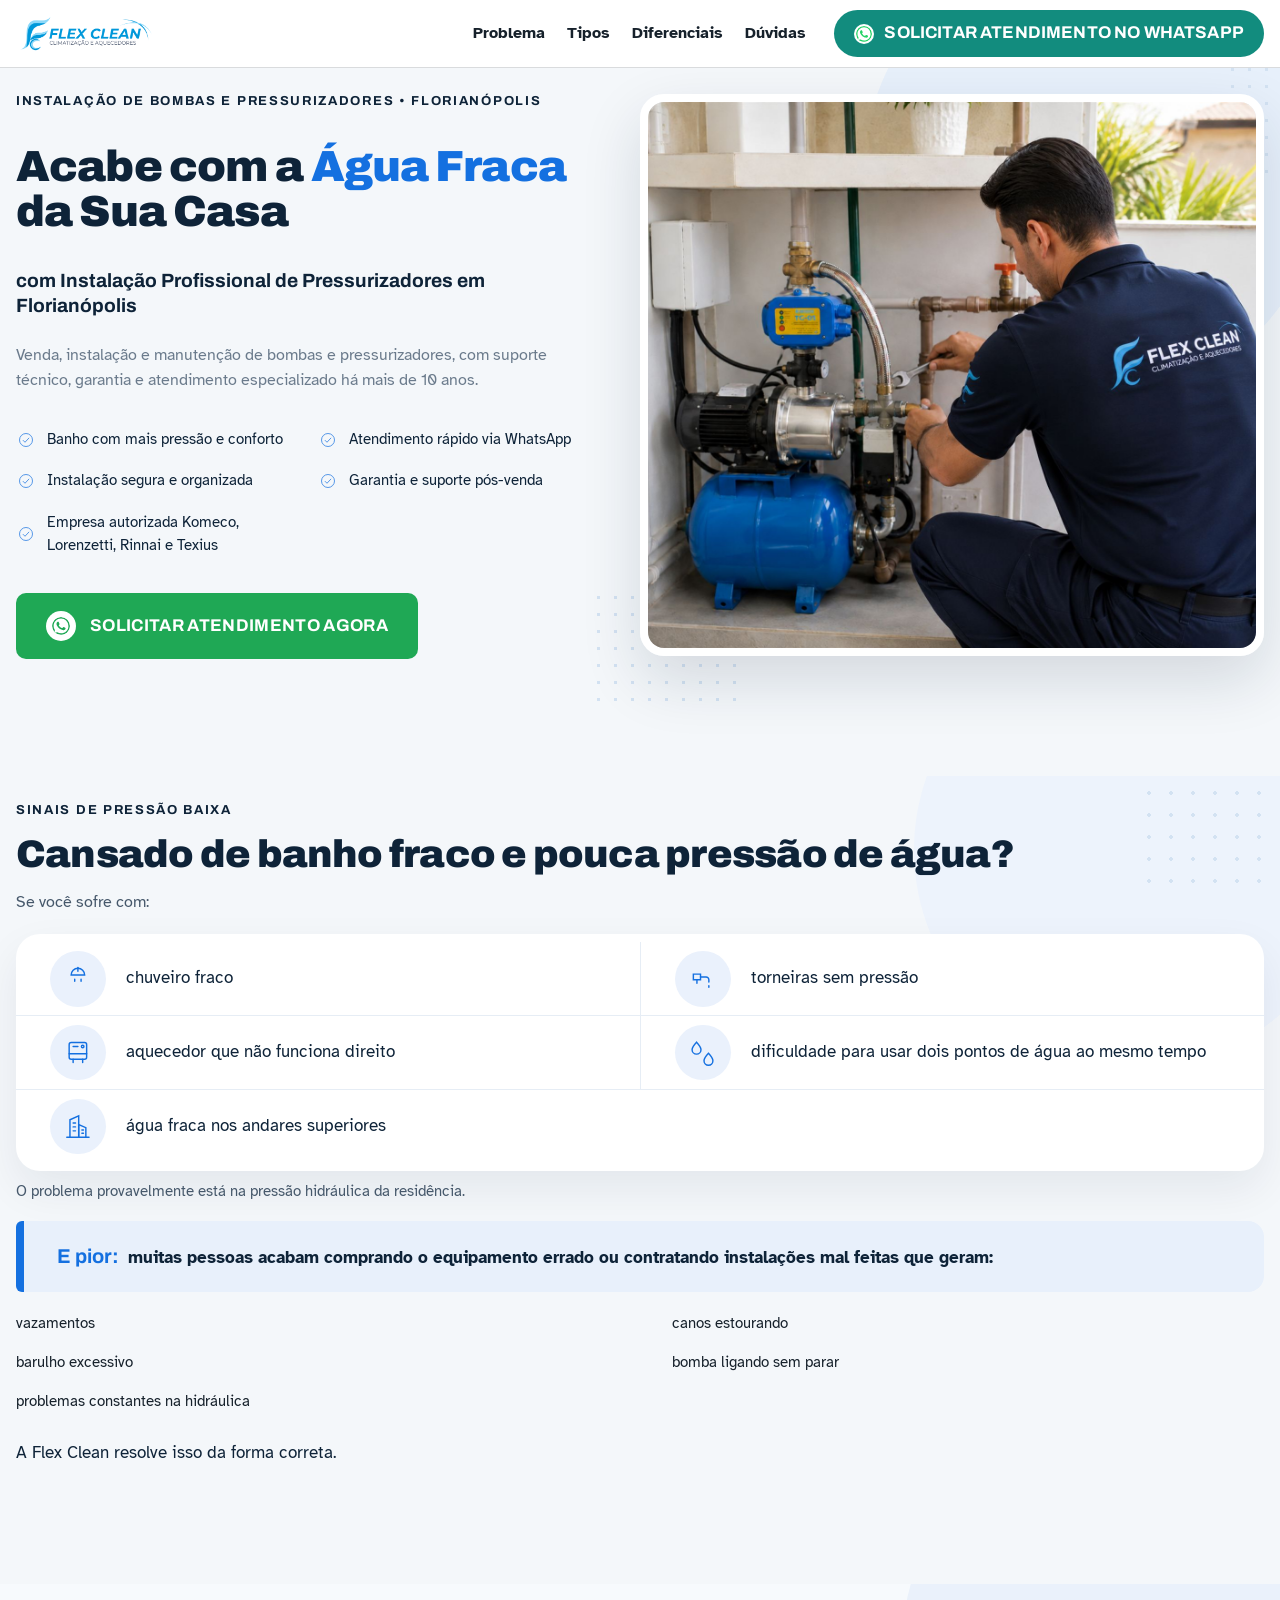
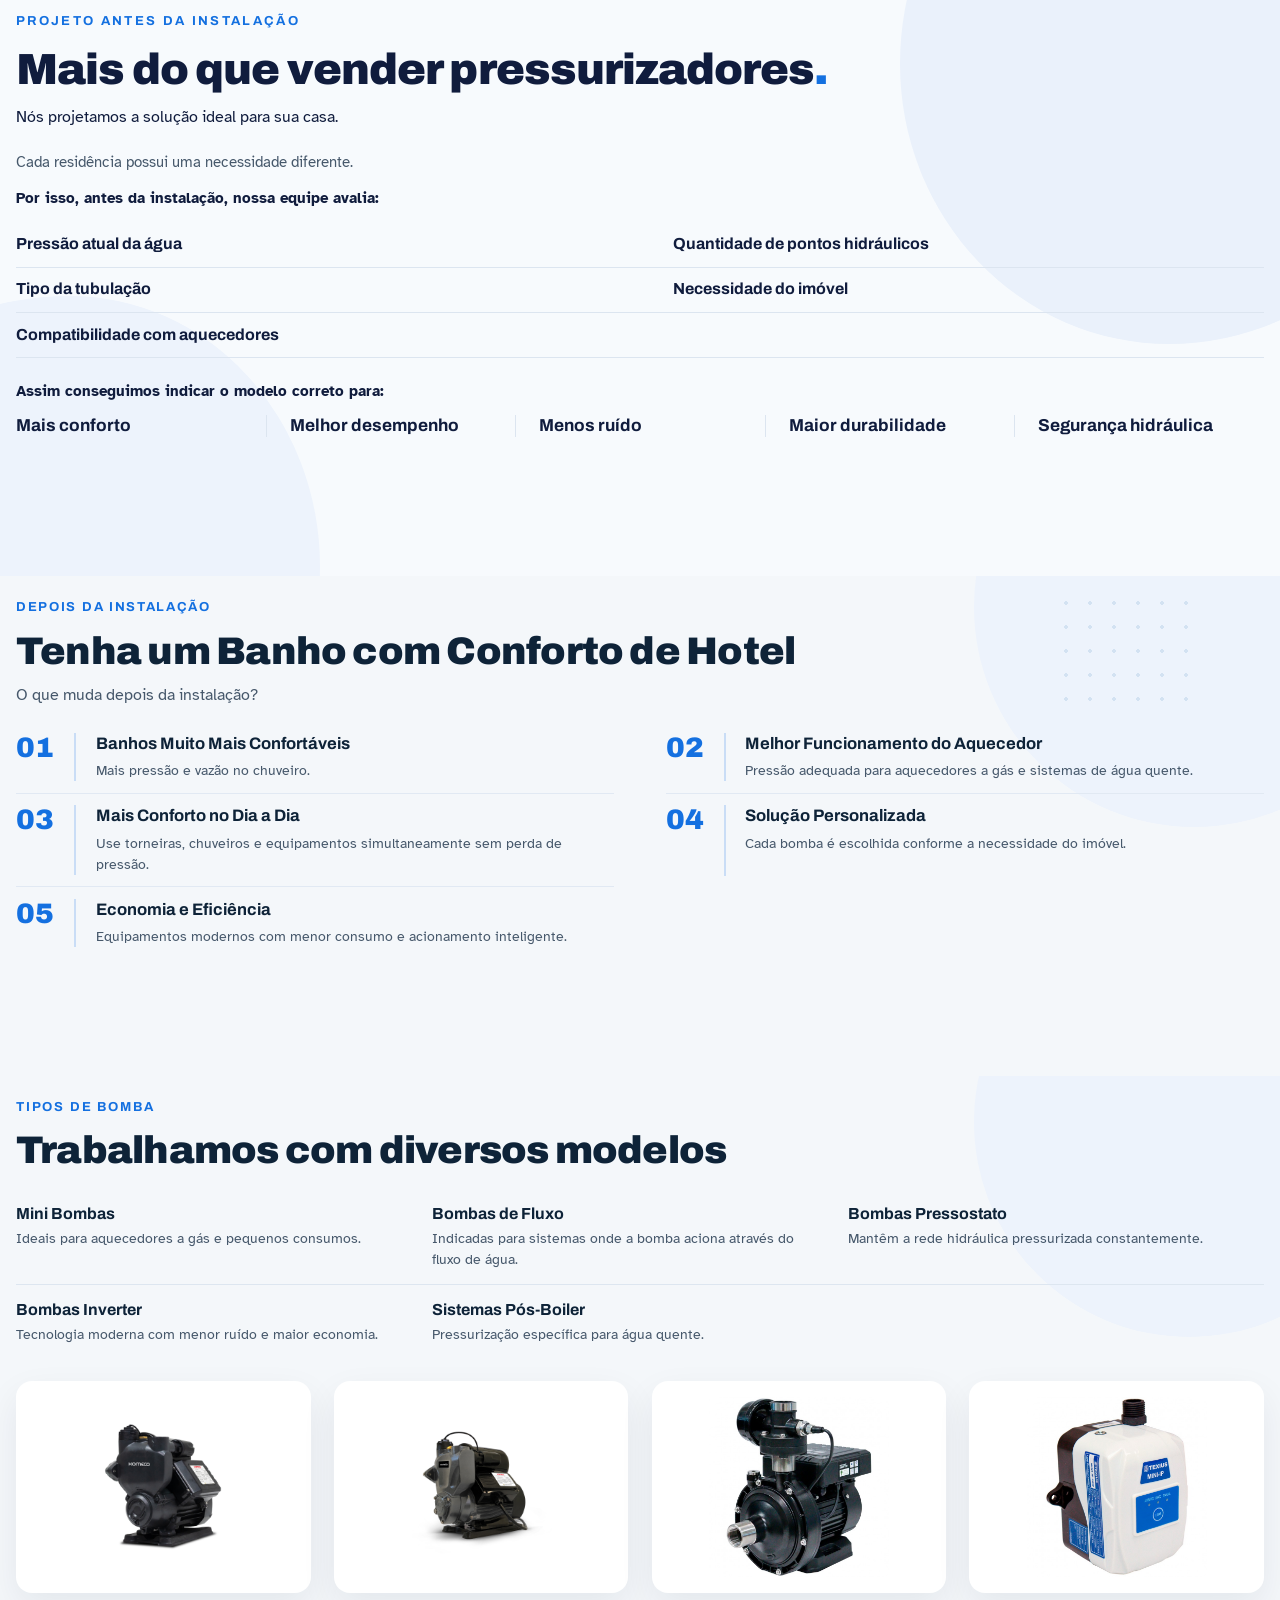
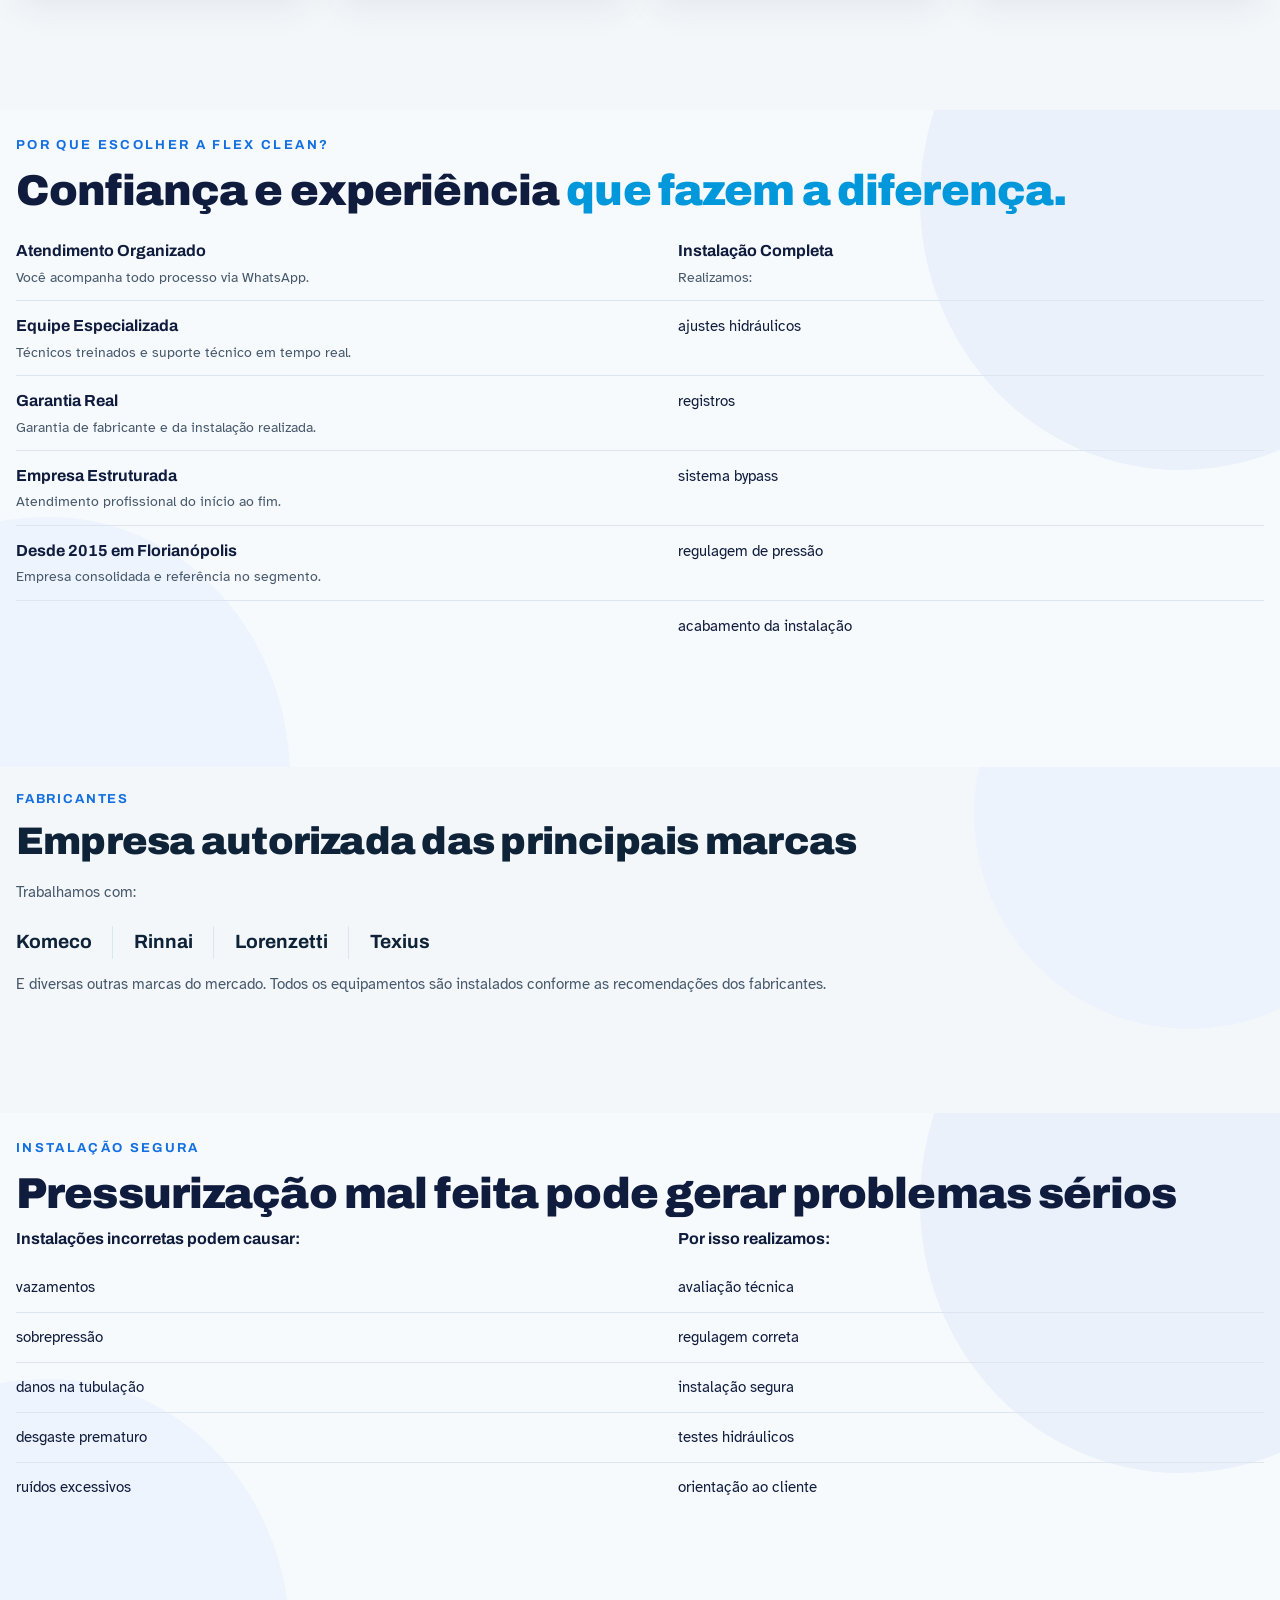
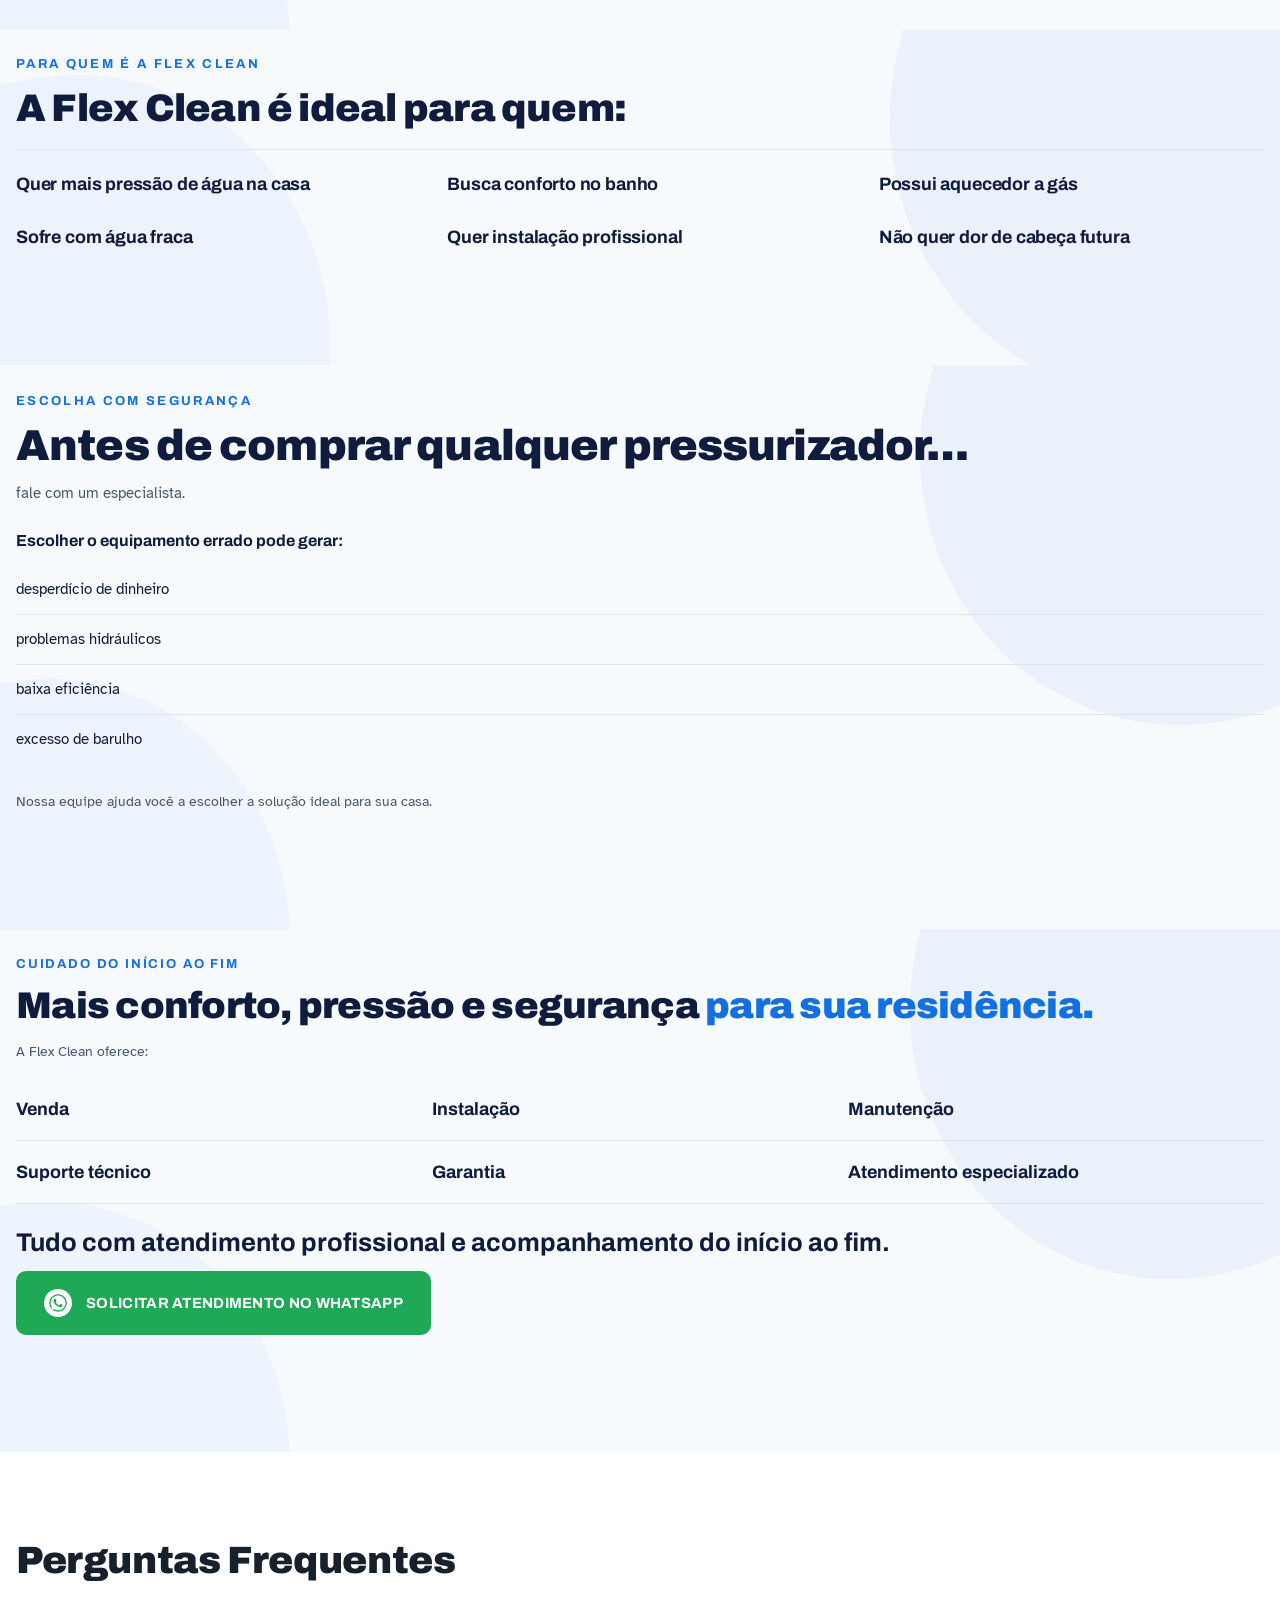
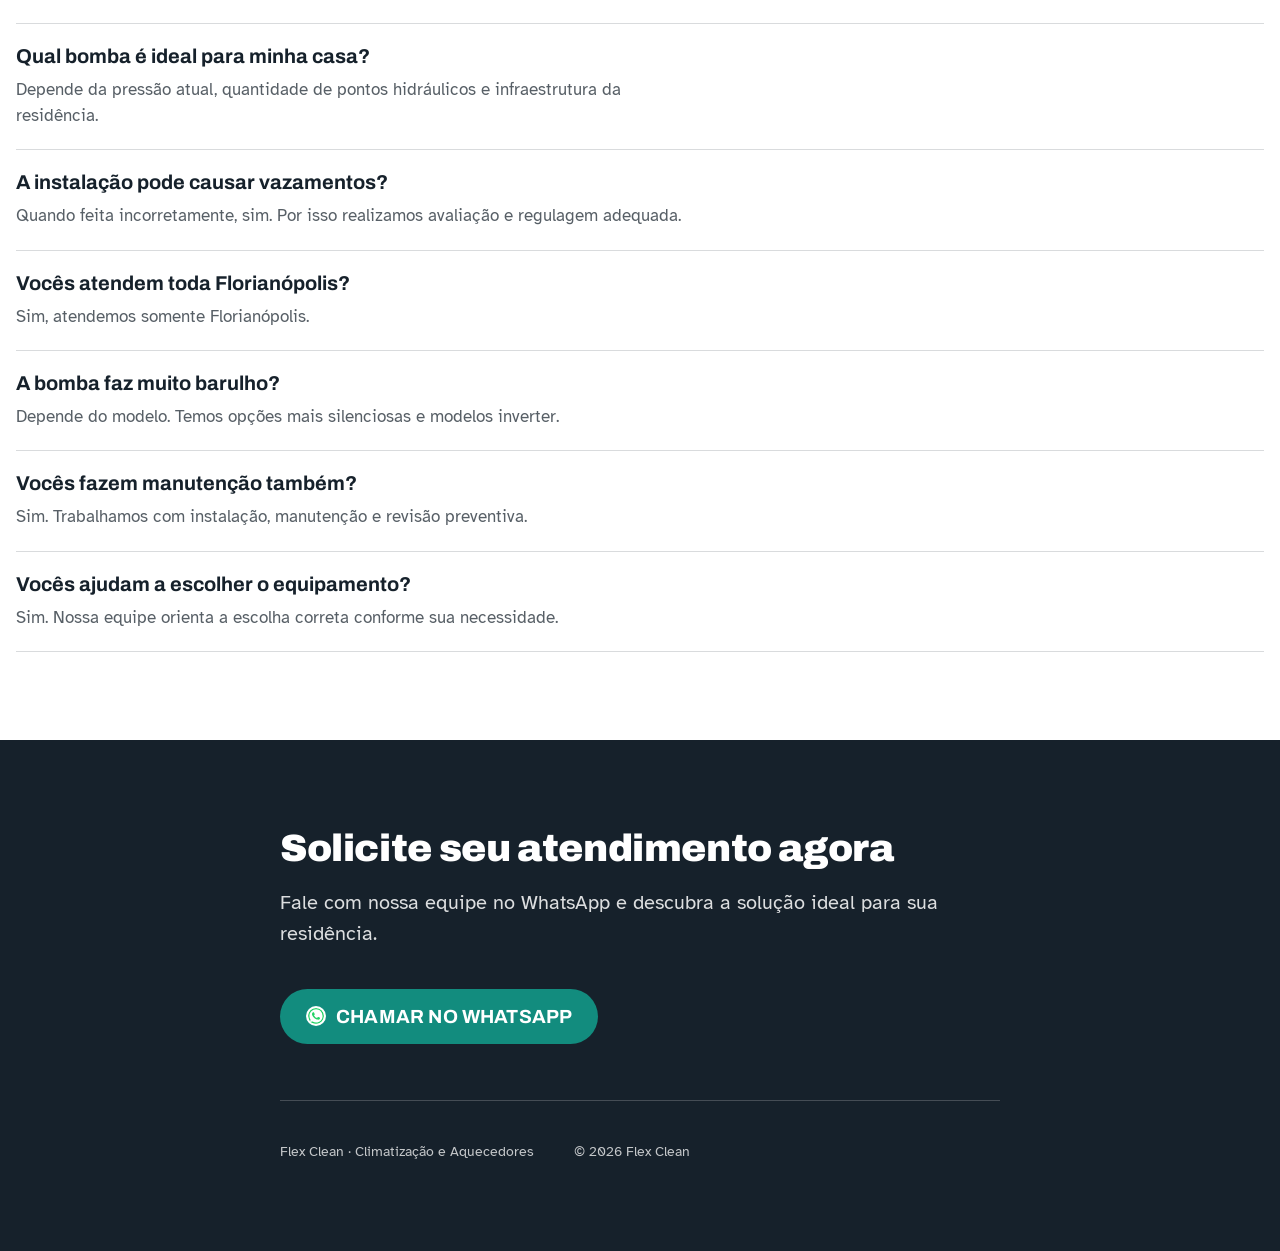
<file: pressurizadores-rev04/index.html>
<!doctype html>
<html lang="pt-BR">
<head>
<meta charset="utf-8">
<meta name="viewport" content="width=device-width, initial-scale=1">
<meta name="robots" content="noindex, nofollow">
<title>[MOCKUP PRESSURIZADORES] Flex Clean · Instalação de Bombas e Pressurizadores em Florianópolis</title>
<meta name="description" content="Venda, instalação e manutenção de bombas e pressurizadores, com suporte técnico, garantia e atendimento especializado há mais de 10 anos.">
<meta property="og:title" content="Flex Clean · Instalação de Bombas e Pressurizadores em Florianópolis">
<meta property="og:description" content="Venda, instalação e manutenção de bombas e pressurizadores, com suporte técnico, garantia e atendimento especializado há mais de 10 anos.">
<meta property="og:image" content="https://servicos.flexclean.com.br/assets/pressurizadores/hero-tecnico-pressurizador.jpg">
<meta property="og:type" content="website">
<link rel="icon" href="../assets/pressurizadores/logo_flex_clean.png">
<link rel="stylesheet" href="../assets/lp-rev03.css">
<style>
/* ================================================================
   REPLICA DO MOCKUP  -  primeira dobra
   Cores estimadas a olho a partir da imagem enviada no chat.
   Este bloco NAO segue o v2.1: tem olho em caixa alta, icone na lista,
   canto arredondado, sombra, fundo cinza e ornamento decorativo.
   ================================================================ */
.hero-mock {
  --mk-fundo:   #F4F7FA;
  --mk-navy:    #0E2338;
  --mk-azul:    #1470E0;
  --mk-azul-cl: #2E7FE3;
  --mk-cinza:   #6B7B8C;
  --mk-verde:   #1FA855;
  --mk-blob:    #E7F0FB;
  --mk-ponto:   #D3E2F2;

  position: relative;
  overflow: hidden;
  background: var(--mk-fundo);
  padding: clamp(18px, 2.6vh, 50px) var(--esp-1) clamp(70px, 13vh, 150px);
}

/* mesmo conteiner das outras dobras: 1200px centralizado */
.hm-miolo {
  position: relative;
  max-width: var(--larg-faixa);
  margin: 0 auto;
  display: grid;
  grid-template-columns: 48fr 52fr;
  gap: 48px;
  align-items: center;
}

/* ornamentos: circulo pálido atras da imagem e duas malhas de pontos */
.hm-miolo::before {
  content: "";
  position: absolute;
  top: -150px; right: -60px;
  width: 460px; height: 460px;
  border-radius: 50%;
  background: var(--mk-blob);
  z-index: 0;
}
.hm-miolo::after {
  content: "";
  position: absolute;
  top: -30px; right: -110px;
  width: 150px; height: 120px;
  background-image: radial-gradient(circle, var(--mk-ponto) 1.6px, transparent 1.7px);
  background-size: 17px 17px;
  z-index: 0;
}
.hm-pontos {
  position: absolute;
  left: 46%; bottom: -50px;
  width: 150px; height: 120px;
  background-image: radial-gradient(circle, var(--mk-ponto) 1.6px, transparent 1.7px);
  background-size: 17px 17px;
  z-index: 0;
}

.hm-texto, .hm-figura { position: relative; z-index: 1; }

/* olho */
.hm-olho {
  font-family: 'Archivo', Arial, sans-serif;
  font-weight: 700;
  font-size: 13px;
  letter-spacing: 0.13em;
  text-transform: uppercase;
  color: var(--mk-navy);
  max-width: none;
  margin-bottom: 32px;
}

/* titulo: duas cores, entrelinha curta, escala bem contrastada */
.hero-mock h1 {
  font-family: 'Archivo', Arial, sans-serif;
  font-weight: 900;
  font-size: clamp(30px, 3.4vw, 47px);
  line-height: 1.05;
  letter-spacing: -0.02em;
  color: var(--mk-navy);
  margin: 0 0 34px;
  max-width: none;
}
.hero-mock h1 .marca-azul { color: var(--mk-azul); }

.hm-chamada {
  font-family: 'Archivo', Arial, sans-serif;
  font-weight: 700;
  font-size: clamp(18px, 1.5vw, 23px);
  line-height: 1.3;
  color: var(--mk-navy);
  max-width: none;
  margin: 0 0 24px;
}

.hm-apoio {
  font-size: clamp(16px, 1.1vw, 18px);
  line-height: 1.6;
  color: var(--mk-cinza);
  max-width: 64ch;
  margin: 0 0 34px;
}

/* lista com check circular vazado, duas colunas, texto em peso normal */
.hm-provas {
  list-style: none;
  display: grid;
  grid-template-columns: repeat(2, minmax(0, 1fr));
  grid-template-rows: repeat(3, auto);
  grid-auto-flow: column;
  gap: 18px 28px;
  margin: 0 0 36px;
  padding: 0;
}
.hm-provas li {
  display: grid;
  grid-template-columns: 20px 1fr;
  align-items: center;
  gap: 10px;
  font-size: 15px;
  font-weight: 400;
  color: var(--mk-navy);
  max-width: none;
}
.hm-check { width: 20px; height: 20px; flex: none; fill: none; stroke: var(--mk-azul-cl); stroke-width: 1.6; }

/* botao: retangulo arredondado, verde claro, glifo em circulo branco */
.hm-btn {
  display: inline-flex;
  align-items: center;
  gap: 14px;
  background: var(--mk-verde);
  color: #FFFFFF;
  font-family: 'Archivo', Arial, sans-serif;
  font-weight: 700;
  font-size: 17px;
  letter-spacing: 0.02em;
  text-transform: uppercase;
  text-decoration: none;
  padding: 18px 30px;
  border-radius: 10px;
}
.hm-btn:hover { background: #18904A; }
.hm-btn-txt { display: block; }
.hm-btn .glifo { width: 30px; height: 30px; flex: none; background: #FFFFFF; border-radius: 50%; padding: 6px; fill: var(--mk-verde); }

/* imagem: canto arredondado, moldura branca fina, sombra suave */
.hm-figura { margin: 0; }
.hm-figura img {
  width: 100%;
  aspect-ratio: 10 / 9;
  object-fit: cover;
  border-radius: 24px;
  border: 8px solid #FFFFFF;
  box-shadow: 0 24px 60px rgba(14, 35, 56, 0.14);
}

@media (max-width: 900px) {
  .hero-mock { padding: 56px var(--esp-1); }
  .hm-miolo { grid-template-columns: 1fr; gap: 32px; }
  .hm-miolo::before { width: 300px; height: 300px; top: -80px; right: -70px; }
  .hm-miolo::after, .hm-pontos { display: none; }
  .hero-mock h1 { max-width: none; }
  .hero-mock h1 .marca-azul { display: inline; }
  .hm-provas { grid-template-columns: 1fr; grid-template-rows: none; grid-auto-flow: row; gap: 14px; }
}

@media (max-width: 560px) {
  .hero-mock { padding: 40px var(--esp-1); }
  .hm-olho { font-size: 12px; margin-bottom: 20px; }
  .hero-mock h1 { margin-bottom: 22px; }
  .hm-chamada { margin-bottom: 18px; }
  .hm-apoio { margin-bottom: 26px; }
  .hm-provas { margin-bottom: 28px; }
  /* botao: glifo fixo a esquerda e rotulo ocupando o resto, sem centralizar */
  .hm-btn {
    display: flex;
    width: 100%;
    justify-content: flex-start;
    text-align: left;
    font-size: 15px;
    line-height: 1.25;
    padding: 16px 20px;
    gap: 12px;
  }
  .hm-btn-txt { flex: 1; }
  .hm-btn .glifo { width: 28px; height: 28px; padding: 5px; }
  .hm-figura img { border-width: 6px; border-radius: 18px; }
}

/* ================================================================
   REPLICA DO MOCKUP  -  segunda dobra
   Cores estimadas a olho a partir da imagem enviada no chat.
   Os 12 icones sao desenhados a mao em SVG, nenhum de biblioteca.
   ================================================================ */
.db2 {
  --d2-alt: clamp(18px, 2.7vh, 52px);
  --d2-ico: clamp(44px, 6.2vh, 60px);
  --d2-fundo:  #F4F7FA;
  --d2-navy:   #0E2338;
  --d2-azul:   #1470E0;
  --d2-icobg:  #EAF1FC;
  --d2-alerta: #E8F0FB;
  --d2-fio:    #E6EDF5;
  --d2-cinza:  #46586B;

  position: relative;
  overflow: hidden;
  background: var(--d2-fundo);
  padding: var(--d2-alt) var(--esp-1) clamp(70px, 13vh, 150px);
}
.db2-miolo { position: relative; max-width: var(--larg-faixa); margin: 0 auto; }

/* ornamentos: circulo palido e malha de pontos, so no canto superior direito */
.db2-miolo::before {
  content: ""; position: absolute; z-index: 0;
  top: -170px; right: -90px; width: 440px; height: 440px;
  border-radius: 50%; background: #EDF3FC;
}
.db2-miolo::after {
  content: ""; position: absolute; z-index: 0;
  top: -18px; right: -6px; width: 132px; height: 108px;
  background-image: radial-gradient(circle, #D3E2F2 1.7px, transparent 1.8px);
  background-size: 22px 22px;
}
.db2-miolo > * { position: relative; z-index: 1; }

/* olho com traco */
.db2-olho {
  display: flex; align-items: center; gap: 14px;
  font-family: 'Archivo', Arial, sans-serif;
  font-weight: 700; font-size: 13px; letter-spacing: 0.13em;
  text-transform: uppercase; color: var(--d2-navy);
  max-width: none; margin: 0 0 clamp(8px, 1.4vh, 18px);
}
.db2-traco { display: block; width: 44px; height: 4px; border-radius: 2px; background: var(--d2-azul); flex: none; }

.db2 h2 {
  font-family: 'Archivo', Arial, sans-serif;
  font-weight: 900; font-size: clamp(26px, min(3vw, 4.4vh), 40px);
  line-height: 1.12; letter-spacing: -0.02em;
  color: var(--d2-navy); max-width: none; margin: 0 0 clamp(10px, 1.6vh, 20px);
}
.db2 h2 .marca-azul { color: var(--d2-azul); }

.db2-apoio {
  font-size: clamp(16px, 1.1vw, 18px); line-height: 1.5; color: var(--d2-cinza);
  max-width: none; margin: 0 0 clamp(14px, 2.2vh, 32px);
}

/* cartao branco com os 8 problemas */
.db2-cartao {
  background: #FFFFFF;
  border-radius: 24px;
  box-shadow: 0 18px 44px rgba(14, 35, 56, 0.07);
  padding: 8px 0;
}
.db2-itens { list-style: none; display: grid; grid-template-columns: 1fr 1fr; margin: 0; padding: 0; }
.db2-itens li {
  display: grid; grid-template-columns: var(--d2-ico) 1fr; align-items: center; gap: 20px;
  padding: clamp(9px, 1.3vh, 20px) 34px;
  font-size: 17px; color: var(--d2-navy);
  max-width: none;
  border-bottom: 1px solid var(--d2-fio);
}
.db2-itens li:nth-child(2n) { border-left: 1px solid var(--d2-fio); }
.db2-itens li:nth-last-child(-n+2) { border-bottom: none; }

.d2-ico {
  width: var(--d2-ico); height: var(--d2-ico);
  border-radius: 50%; background: var(--d2-icobg);
  display: grid; place-items: center;
}
.d2-ico svg { width: calc(var(--d2-ico) * 0.57); height: calc(var(--d2-ico) * 0.57); fill: none; stroke: var(--d2-azul); stroke-width: 1.8; stroke-linecap: round; }
.d2-ico svg circle[r="1.4"], .d2-ico svg circle[r="1.1"] { fill: var(--d2-azul); stroke: none; }
.d2-ico-branco { background: #FFFFFF; }

/* bloco E o pior */
.db2-alerta {
  display: block;
  background: var(--d2-alerta);
  border-left: 8px solid var(--d2-azul);
  border-radius: 6px 16px 16px 6px;
  padding: clamp(16px, 2.2vh, 26px) 32px;
  margin-top: clamp(14px, 2vh, 26px);
  padding-left: clamp(24px, 2.6vw, 36px);
}
.db2-pior { font-family: 'Archivo', Arial, sans-serif; font-weight: 700; font-size: 20px; color: var(--d2-azul); margin: 0 0 4px; max-width: none; }
.db2-pior-txt { font-weight: 700; font-size: 17px; color: var(--d2-navy); margin: 0; max-width: none; }

/* linha de fechamento com os tres selos */
.db2-fecho {
  display: flex; flex-wrap: wrap; align-items: center; justify-content: flex-start;
  gap: 10px; font-size: 17px; color: var(--d2-navy);
  max-width: none; margin: clamp(14px, 2.2vh, 32px) 0 0;
}
.d2-selo { display: inline-flex; align-items: center; gap: 8px; }
.d2-selo svg { width: 24px; height: 24px; fill: none; stroke: var(--d2-azul); stroke-width: 1.8; stroke-linecap: round; }
.d2-selo b { font-family: 'Archivo', Arial, sans-serif; color: var(--d2-azul); }
.d2-sep { color: var(--d2-azul); }

@media (max-width: 900px) {
  .db2-itens { grid-template-columns: 1fr; }
  .db2-itens li:nth-child(2n) { border-left: none; }
  .db2-itens li:nth-last-child(-n+2) { border-bottom: 1px solid var(--d2-fio); }
  .db2-itens li:last-child { border-bottom: none; }
  .db2-miolo::before { width: 260px; height: 260px; top: -120px; right: -80px; }
  .db2-miolo::after { display: none; }
  .db2 h2 { max-width: none; }
  .db2-apoio br { display: none; }
}

@media (max-width: 560px) {
  .db2 { padding: 40px var(--esp-1); --d2-ico: 48px; --d2-alt: 40px; }
  .db2-itens li { gap: 14px; padding: 16px 20px; font-size: 16px; }

  .db2-alerta { grid-template-columns: 1fr; gap: 14px; padding: 22px 20px; }
  .db2-fecho { justify-content: flex-start; }
}

/* ================================================================
   TERCEIRA DOBRA  -  replica do mockup dos servicos
   Tres cartoes com foto, cartao de outros cuidados e selo de 10 anos.
   Icones desenhados a mao, sem circulo de fundo neste bloco.
   ================================================================ */
.db3 {
  --d3-alt: clamp(16px, 2.4vh, 52px);
  --d3-ico2: clamp(26px, 3.8vh, 34px);
  --d3-selo: clamp(38px, 5.6vh, 52px);
  --d3-navy: #0E2338;
  --d3-azul: #1470E0;
  --d3-cinza: #46586B;
  --d3-fio: #E6EDF5;
  position: relative;
  overflow: hidden;
  background: #F4F7FA;
  padding: var(--d3-alt) var(--esp-1) clamp(70px, 13vh, 150px);
}
.db3-miolo { position: relative; max-width: var(--larg-faixa); margin: 0 auto; }

.db3-miolo::before {
  content: ""; position: absolute; z-index: 0;
  top: -180px; right: -110px; width: 430px; height: 430px;
  border-radius: 50%; background: #EDF3FC;
}
.db3-miolo::after {
  content: ""; position: absolute; z-index: 0;
  top: 60px; right: -4px; width: 122px; height: 100px;
  background-image: radial-gradient(circle, #DCE8F6 1.7px, transparent 1.8px);
  background-size: 22px 22px;
}
.db3-miolo > * { position: relative; z-index: 1; }

.db3 h2 {
  font-family: 'Archivo', Arial, sans-serif;
  font-weight: 900; font-size: clamp(28px, min(3.2vw, 4.6vh), 44px);
  line-height: 1.1; letter-spacing: -0.02em;
  color: var(--d3-navy); max-width: none; margin: 0 0 clamp(10px, 1.7vh, 22px);
}
.db3 h2 .marca-azul { color: var(--d3-azul); }
.db3-traco { display: block; width: 44px; height: 4px; border-radius: 2px; background: var(--d3-azul); margin: clamp(6px, 1vh, 16px) 0 clamp(6px, 1vh, 16px); }

.db3-apoio {
  font-size: clamp(16px, 1.1vw, 18px); line-height: 1.6; color: var(--d3-cinza);
  max-width: 84ch; margin: 0 0 clamp(12px, 1.8vh, 28px);
}

/* tres cartoes com foto */
.db3-cards { display: grid; grid-template-columns: repeat(3, 1fr); gap: 26px; }
.db3-card {
  background: #FFFFFF; border-radius: 16px; overflow: hidden;
  box-shadow: 0 14px 36px rgba(14, 35, 56, 0.07);
  display: flex; flex-direction: column;
}
.db3-card img { width: 100%; height: clamp(110px, 15vh, 230px); object-fit: cover; }
.db3-card-txt { padding: clamp(12px, 1.6vh, 24px) 24px clamp(13px, 1.8vh, 26px); }
.db3-card h3 {
  font-family: 'Archivo', Arial, sans-serif; font-weight: 700;
  font-size: clamp(18px, 1.5vw, 22px); color: var(--d3-navy);
  margin: 0 0 clamp(5px, 0.9vh, 14px);
}
.db3-card p { font-size: 17px; line-height: 1.6; color: var(--d3-cinza); margin: 0; max-width: none; }

/* cartao dos outros cuidados */
.db3-outros {
  background: #FFFFFF; border-radius: 16px;
  box-shadow: 0 14px 36px rgba(14, 35, 56, 0.07);
  padding: clamp(13px, 2vh, 26px) clamp(24px, 3vw, 36px);
  margin-top: clamp(10px, 1.6vh, 24px);
}
.db3-outros h3 {
  font-family: 'Archivo', Arial, sans-serif; font-weight: 700;
  font-size: clamp(17px, 1.4vw, 20px); color: var(--d3-navy);
  margin: 0 0 clamp(6px, 1.1vh, 18px);
}
.db3-outros-grade { list-style: none; display: grid; grid-template-columns: repeat(3, 1fr); margin: 0; padding: 0; }
.db3-outros-grade li {
  display: grid; grid-template-columns: var(--d3-ico2) 1fr; align-items: center; gap: 14px;
  padding: clamp(5px, 0.9vh, 12px) 24px;
  font-size: 17px; color: var(--d3-navy); max-width: none;
}
.db3-outros-grade li:nth-child(3n+1) { padding-left: 0; }
.db3-outros-grade li:not(:nth-child(3n+1)) { border-left: 1px solid var(--d3-fio); }
.db3-outros-grade svg { width: var(--d3-ico2); height: var(--d3-ico2); fill: none; stroke: var(--d3-azul); stroke-width: 1.8; stroke-linecap: round; }

/* selo dos 10 anos */
.db3-selo10 {
  display: block;
  background: #EDF3FC; border-radius: 16px;
  padding: clamp(12px, 1.8vh, 24px) clamp(24px, 3vw, 34px);
  margin-top: clamp(10px, 1.6vh, 24px);
}
.db3-selo10 svg { width: var(--d3-selo); height: var(--d3-selo); fill: none; stroke: var(--d3-azul); stroke-width: 1.7; stroke-linejoin: round; }
.db3-selo10 p { font-size: clamp(16px, 1.2vw, 18px); line-height: 1.55; color: var(--d3-navy); margin: 0; max-width: none; }
.db3-selo10 b { color: var(--d3-azul); font-family: 'Archivo', Arial, sans-serif; }

@media (max-width: 900px) {
  .db3-cards { grid-template-columns: 1fr; gap: 20px; }
  .db3-outros-grade { grid-template-columns: 1fr 1fr; }
  .db3-outros-grade li { padding-left: 20px; }
  .db3-outros-grade li:nth-child(3n+1) { padding-left: 20px; }
  .db3-outros-grade li:not(:nth-child(3n+1)) { border-left: none; }
  .db3-outros-grade li:nth-child(2n) { border-left: 1px solid var(--d3-fio); }
  .db3-outros-grade li:nth-child(2n+1) { padding-left: 0; }
}

@media (max-width: 560px) {
  .db3 { --d3-ico2: 30px; --d3-selo: 44px; --d3-alt: 40px; }
  .db3-card img { height: 190px; }
  .db3-outros-grade { grid-template-columns: 1fr; }
  .db3-outros-grade li, .db3-outros-grade li:nth-child(2n) { border-left: none; padding-left: 0; }
  .db3-selo10 { grid-template-columns: 1fr; gap: 14px; }
}

/* ================================================================
   QUARTA DOBRA  -  replica do mockup do check de sinais
   Os 10 sinais sao os mesmos da rev02, agrupados em duas colunas.
   ================================================================ */
.db4 {
  --d4-alt: clamp(16px, 2.4vh, 52px);
  --d4-ico: clamp(40px, 5.8vh, 56px);
  --d4-check: clamp(22px, 3.2vh, 30px);
  --d4-navy: #0E2338;
  --d4-azul: #1470E0;
  --d4-cinza: #46586B;
  --d4-fio: #E6EDF5;
  position: relative;
  overflow: hidden;
  background: #F4F7FA;
  padding: var(--d4-alt) var(--esp-1) clamp(70px, 13vh, 150px);
}
.db4-miolo { position: relative; max-width: var(--larg-faixa); margin: 0 auto; }
.db4-miolo::before {
  content: ""; position: absolute; z-index: 0;
  top: -190px; right: -120px; width: 440px; height: 440px;
  border-radius: 50%; background: #EDF3FC;
}
.db4-miolo::after {
  content: ""; position: absolute; z-index: 0;
  top: -10px; right: -4px; width: 122px; height: 100px;
  background-image: radial-gradient(circle, #DCE8F6 1.7px, transparent 1.8px);
  background-size: 22px 22px;
}
.db4-miolo > * { position: relative; z-index: 1; }

.db4-olho {
  display: flex; align-items: center; gap: 14px;
  font-family: 'Archivo', Arial, sans-serif;
  font-weight: 700; font-size: 13px; letter-spacing: 0.13em;
  text-transform: uppercase; color: var(--d4-navy);
  max-width: none; margin: 0 0 clamp(8px, 1.4vh, 18px);
}
.db4-traco { display: block; width: 44px; height: 4px; border-radius: 2px; background: var(--d4-azul); flex: none; }

.db4 h2 {
  font-family: 'Archivo', Arial, sans-serif;
  font-weight: 900; font-size: clamp(26px, min(3vw, 4.4vh), 42px);
  line-height: 1.1; letter-spacing: -0.02em;
  color: var(--d4-navy); max-width: none; margin: 0 0 clamp(6px, 1vh, 14px);
}
.db4 h2 .marca-azul { color: var(--d4-azul); }
.db4-apoio { font-size: clamp(16px, 1.1vw, 18px); line-height: 1.55; color: var(--d4-cinza); max-width: none; margin: 0 0 clamp(10px, 1.6vh, 26px); }

/* cartao com os dois grupos */
.db4-cartao {
  background: #FFFFFF; border-radius: 24px;
  box-shadow: 0 18px 44px rgba(14, 35, 56, 0.07);
  display: grid; grid-template-columns: 1fr 1fr;
  padding: clamp(10px, 1.6vh, 26px) 0;
}
.d4-grupo { padding: 0 clamp(22px, 2.6vw, 40px); }
.d4-grupo + .d4-grupo { border-left: 1px solid var(--d4-fio); }
.d4-grupo-topo { display: grid; grid-template-columns: var(--d4-ico) 1fr; align-items: center; gap: 16px; margin-bottom: clamp(6px, 1.2vh, 16px); }
.d4-grupo-topo h3 {
  font-family: 'Archivo', Arial, sans-serif; font-weight: 700;
  font-size: clamp(14px, 1.15vw, 17px); letter-spacing: 0.06em;
  text-transform: uppercase; color: var(--d4-azul); margin: 0;
}
.d4-ico { width: var(--d4-ico); height: var(--d4-ico); border-radius: 50%; background: #EAF1FC; display: grid; place-items: center; }
.d4-ico svg { width: calc(var(--d4-ico) * 0.58); height: calc(var(--d4-ico) * 0.58); fill: none; stroke: var(--d4-azul); stroke-width: 1.8; stroke-linecap: round; }

.d4-lista { list-style: none; margin: 0; padding: 0; }
.d4-lista li {
  display: grid; grid-template-columns: var(--d4-check) 1fr; align-items: center; gap: 14px;
  padding: clamp(5px, 0.85vh, 13px) 0;
  font-size: clamp(15px, 1.15vw, 17px); color: var(--d4-navy); max-width: none;
  border-bottom: 1px solid var(--d4-fio);
}
.d4-lista li:last-child { border-bottom: none; }
.d4-check { width: var(--d4-check); height: var(--d4-check); fill: none; stroke: var(--d4-azul); stroke-width: 1.8; stroke-linecap: round; }

/* fechamento */
.db4-fecho { display: grid; justify-items: center; margin-top: clamp(10px, 1.6vh, 26px); }
.db4-fecho-txt { display: grid; grid-template-columns: var(--d4-ico) 1fr; align-items: center; gap: 20px; }
.db4-fecho h3 {
  font-family: 'Archivo', Arial, sans-serif; font-weight: 700;
  font-size: clamp(17px, 1.5vw, 22px); color: var(--d4-navy); margin: 0 0 4px;
}
.db4-fecho p { font-size: clamp(15px, 1.15vw, 17px); line-height: 1.5; color: var(--d4-cinza); margin: 0; max-width: none; }

.db4-btn {
  display: inline-flex; align-items: center; gap: 14px;
  background: #1FA855; color: #FFFFFF;
  font-family: 'Archivo', Arial, sans-serif; font-weight: 700;
  font-size: clamp(15px, 1.2vw, 18px); letter-spacing: 0.02em;
  text-transform: uppercase; text-decoration: none;
  padding: clamp(13px, 1.9vh, 19px) clamp(22px, 2.4vw, 34px);
  border-radius: 10px;
  margin-top: clamp(10px, 1.8vh, 22px);
}
.db4-btn:hover { background: #18904A; }
.db4-btn .glifo { width: 28px; height: 28px; flex: none; background: #FFFFFF; border-radius: 50%; padding: 5px; fill: #1FA855; stroke: none; }

.db4-seguro {
  display: flex; align-items: center; gap: 8px;
  font-size: 14px; color: var(--d4-cinza);
  margin: clamp(7px, 1.2vh, 14px) 0 0; max-width: none;
}
.db4-seguro svg { width: 17px; height: 17px; fill: none; stroke: var(--d4-cinza); stroke-width: 2; }

@media (max-width: 900px) {
  .db4 { --d4-ico: 48px; --d4-check: 26px; --d4-alt: 40px; }
  .db4-cartao { grid-template-columns: 1fr; padding: 8px 0; }
  .d4-grupo { padding: 18px clamp(20px, 5vw, 30px); }
  .d4-grupo + .d4-grupo { border-left: none; border-top: 1px solid var(--d4-fio); }
  .db4 h2 { max-width: none; }
  .db4-apoio br, .db4-fecho p br { display: none; }
}

@media (max-width: 560px) {
  .db4-fecho-txt { grid-template-columns: 1fr; gap: 12px; justify-items: start; }
  .db4-btn { width: 100%; justify-content: flex-start; text-align: left; }
  .db4-fecho { justify-items: start; }
}

/* ================================================================
   QUINTA DOBRA  -  replica do mockup dos servicos principais
   Tres colunas sobre o fundo, sem cartao. Itens em texto corrido
   separados por bullet, como no mockup.
   ================================================================ */
.db5 {
  --d5-alt: clamp(16px, 2.4vh, 52px);
  --d5-navy: #0E2338;
  --d5-azul: #1470E0;
  --d5-cinza: #46586B;
  --d5-fio: #DDE6F0;
  position: relative;
  overflow: hidden;
  background: #F4F7FA;
  padding: var(--d5-alt) var(--esp-1) clamp(70px, 13vh, 150px);
}
.db5-miolo { position: relative; max-width: var(--larg-faixa); margin: 0 auto; }
.db5-miolo::before {
  content: ""; position: absolute; z-index: 0;
  top: -200px; right: -130px; width: 430px; height: 430px;
  border-radius: 50%; background: #EDF3FC;
}
.db5::before {
  content: ""; position: absolute; z-index: 0;
  bottom: -260px; left: -200px; width: 520px; height: 520px;
  border-radius: 52% 48% 46% 54% / 44% 52% 48% 56%;
  background: #EEF4FD;
}
.db5-miolo::after {
  content: ""; position: absolute; z-index: 0;
  top: 92px; right: -6px; width: 122px; height: 100px;
  background-image: radial-gradient(circle, #DCE8F6 1.7px, transparent 1.8px);
  background-size: 22px 22px;
}
.db5-miolo > * { position: relative; z-index: 1; }

.db5-olho {
  display: flex; align-items: center; gap: 14px;
  font-family: 'Archivo', Arial, sans-serif;
  font-weight: 700; font-size: 13px; letter-spacing: 0.13em;
  text-transform: uppercase; color: var(--d5-azul);
  max-width: none; margin: 0 0 clamp(8px, 1.4vh, 18px);
}
.db5-traco, .d5-traco { display: block; width: 44px; height: 4px; border-radius: 2px; background: var(--d5-azul); flex: none; }

.db5 h2 {
  font-family: 'Archivo', Arial, sans-serif;
  font-weight: 900; font-size: clamp(26px, min(3vw, 4.4vh), 42px);
  line-height: 1.1; letter-spacing: -0.02em;
  color: var(--d5-navy); max-width: none; margin: 0 0 clamp(6px, 1.2vh, 14px);
}
.db5 h2 .marca-azul { color: var(--d5-azul); }
.db5-apoio { font-size: clamp(16px, 1.1vw, 18px); line-height: 1.55; color: var(--d5-cinza); max-width: none; margin: 0 0 clamp(16px, 2.6vh, 40px); }

/* tres colunas direto sobre o fundo, sem cartao */
.db5-grade { display: grid; grid-template-columns: repeat(3, 1fr); gap: 0; }
.d5-col { padding: 0 clamp(18px, 2.4vw, 40px); }
.d5-col:first-child { padding-left: 0; }
.d5-col:last-child { padding-right: 0; }
.d5-col + .d5-col { border-left: 1px solid var(--d5-fio); }
.d5-col > * { max-width: none; }
.d5-col .d5-traco { margin-bottom: clamp(10px, 1.6vh, 18px); }
.d5-col h3 {
  font-family: 'Archivo', Arial, sans-serif; font-weight: 700;
  font-size: clamp(15px, 1.3vw, 19px); line-height: 1.25; letter-spacing: 0.02em;
  text-transform: uppercase; color: var(--d5-navy);
  margin: 0 0 clamp(10px, 1.6vh, 20px);
}
.d5-desc { font-size: clamp(14px, 1.05vw, 16px); line-height: 1.6; color: var(--d5-cinza); margin: 0 0 clamp(10px, 1.8vh, 22px); }
.d5-rot {
  font-family: 'Archivo', Arial, sans-serif; font-weight: 700;
  font-size: clamp(14px, 1.05vw, 16px); color: var(--d5-azul);
  margin: 0 0 clamp(6px, 1vh, 12px);
}
.d5-itens { font-size: clamp(14px, 1.05vw, 16px); line-height: 1.75; color: var(--d5-navy); margin: 0 0 clamp(10px, 1.6vh, 20px); }
.d5-sep { color: var(--d5-azul); font-weight: 700; }
.d5-fecho {
  font-size: clamp(14px, 1.05vw, 16px); line-height: 1.6; color: var(--d5-cinza);
  border-top: 1px solid var(--d5-fio);
  padding-top: clamp(8px, 1.4vh, 16px); margin: 0;
}
.d5-fecho b { font-family: 'Archivo', Arial, sans-serif; color: var(--d5-azul); }

.db5-rodape {
  font-size: clamp(15px, 1.1vw, 17px); color: var(--d5-navy);
  max-width: none;
  border-top: 1px solid var(--d5-fio);
  margin: clamp(16px, 2.6vh, 40px) 0 0;
  padding-top: clamp(12px, 2vh, 26px);
}
.db5-rodape svg { width: 30px; height: 30px; flex: none; fill: none; stroke: var(--d5-azul); stroke-width: 1.8; stroke-linejoin: round; }

@media (max-width: 900px) {
  .db5 { --d5-alt: 40px; }
  .db5-grade { grid-template-columns: 1fr; }
  .d5-col { padding: 22px 0; }
  .d5-col + .d5-col { border-left: none; border-top: 1px solid var(--d5-fio); }
  .db5 h2 { max-width: none; }
  .db5-apoio br, .d5-col h3 br { display: none; }

}

/* ================================================================
   SEXTA DOBRA  -  replica do mockup dos diferenciais
   As 8 razoes sao as da rev02, numeradas e em duas colunas.
   ================================================================ */
.db6 {
  --d6-alt: clamp(16px, 2.4vh, 52px);
  --d6-navy: #0E2338;
  --d6-azul: #1470E0;
  --d6-cinza: #46586B;
  --d6-fio: #E1E9F3;
  --d6-regua: #C9DDF6;
  position: relative;
  overflow: hidden;
  background: #F4F7FA;
  padding: var(--d6-alt) var(--esp-1) clamp(70px, 13vh, 150px);
}
.db6-miolo { position: relative; max-width: var(--larg-faixa); margin: 0 auto; }
.db6-miolo::before {
  content: ""; position: absolute; z-index: 0;
  top: -210px; right: -150px; width: 440px; height: 440px;
  border-radius: 50%; background: #EDF3FC;
}
.db6-miolo::after {
  content: ""; position: absolute; z-index: 0;
  top: -6px; right: 60px; width: 150px; height: 128px;
  background-image: radial-gradient(circle, #D3E2F2 1.7px, transparent 1.8px);
  background-size: 24px 24px;
}
.db6-miolo > * { position: relative; z-index: 1; }

.db6-olho {
  display: flex; align-items: center; gap: 14px;
  font-family: 'Archivo', Arial, sans-serif;
  font-weight: 700; font-size: 13px; letter-spacing: 0.13em;
  text-transform: uppercase; color: var(--d6-azul);
  max-width: none; margin: 0 0 clamp(8px, 1.4vh, 18px);
}
.db6-traco { display: block; width: 44px; height: 4px; border-radius: 2px; background: var(--d6-azul); flex: none; }

.db6 h2 {
  font-family: 'Archivo', Arial, sans-serif;
  font-weight: 900; font-size: clamp(26px, min(3vw, 4.4vh), 42px);
  line-height: 1.1; letter-spacing: -0.02em;
  color: var(--d6-navy); max-width: none; margin: 0 0 clamp(6px, 1.2vh, 14px);
}
.db6 h2 .marca-azul { color: var(--d6-azul); }
.db6-apoio { font-size: clamp(16px, 1.1vw, 18px); line-height: 1.55; color: var(--d6-cinza); max-width: none; margin: 0 0 clamp(9px, 1.5vh, 26px); }

/* as 8 razoes numeradas, em duas colunas */
.db6-itens {
  list-style: none; margin: 0; padding: 0;
  display: grid; grid-template-columns: 1fr 1fr;
  column-gap: clamp(28px, 4vw, 64px);
}
.db6-itens li {
  display: grid; grid-template-columns: auto 1fr;
  gap: clamp(14px, 1.6vw, 24px);
  padding: clamp(8px, 1.3vh, 18px) 0;
  border-bottom: 1px solid var(--d6-fio);
  max-width: none;
}
.db6-itens li:nth-last-child(-n+2) { border-bottom: none; }
.d6-num {
  font-family: 'Archivo', Arial, sans-serif; font-weight: 900;
  font-size: clamp(24px, 2.2vw, 34px); line-height: 1.05;
  color: var(--d6-azul); font-variant-numeric: tabular-nums;
}
.d6-txt { border-left: 2px solid var(--d6-regua); padding-left: clamp(14px, 1.5vw, 22px); }
.d6-txt h3 {
  font-family: 'Archivo', Arial, sans-serif; font-weight: 700;
  font-size: clamp(15px, 1.3vw, 19px); line-height: 1.25;
  color: var(--d6-navy); margin: 0 0 clamp(3px, 0.7vh, 8px);
}
.d6-txt p { font-size: clamp(14px, 1.05vw, 16px); line-height: 1.5; color: var(--d6-cinza); margin: 0; max-width: none; }

/* fechamento */
.db6-fecho { display: grid; justify-items: center; margin-top: clamp(10px, 1.6vh, 28px); }
.db6-btn {
  display: inline-flex; align-items: center; gap: 14px;
  background: #1FA855; color: #FFFFFF;
  font-family: 'Archivo', Arial, sans-serif; font-weight: 700;
  font-size: clamp(15px, 1.2vw, 18px); letter-spacing: 0.02em;
  text-transform: uppercase; text-decoration: none;
  padding: clamp(13px, 1.9vh, 19px) clamp(22px, 2.4vw, 34px);
  border-radius: 10px;
}
.db6-btn:hover { background: #18904A; }
.db6-btn .glifo { width: 28px; height: 28px; flex: none; background: #FFFFFF; border-radius: 50%; padding: 5px; fill: #1FA855; stroke: none; }
.db6-seguro {
  display: flex; align-items: center; gap: 8px;
  font-size: 14px; color: var(--d6-cinza);
  margin: clamp(7px, 1.2vh, 14px) 0 0; max-width: none;
}
.db6-seguro svg { width: 18px; height: 18px; fill: none; stroke: var(--d6-azul); stroke-width: 1.9; stroke-linejoin: round; }

@media (max-width: 900px) {
  .db6 { --d6-alt: 40px; }
  .db6-itens { grid-template-columns: 1fr; }
  .db6-itens li:nth-last-child(-n+2) { border-bottom: 1px solid var(--d6-fio); }
  .db6-itens li:last-child { border-bottom: none; }
  .db6 h2 br, .db6-apoio br { display: none; }
}

@media (max-width: 560px) {
  .db6-btn { width: 100%; justify-content: flex-start; text-align: left; }
  .db6-fecho { justify-items: start; }
}

/* ================================================================
   DOBRA "PARA QUEM"  -  replica do mockup
   Seis frases grandes em tres colunas, sem icone e sem marcador.
   Os seis itens sao os da rev02, na mesma ordem.
   ================================================================ */
.db7 {
  --d7-alt: clamp(30px, 7vh, 80px);
  --d7-navy: #101C3D;
  --d7-azul: #1470E0;
  --d7-fio: #DCE5F0;
  position: relative;
  overflow: hidden;
  background: #F7FAFD;
  padding: var(--d7-alt) var(--esp-1) clamp(70px, 13vh, 150px);
}
/* manchas pálidas: uma no alto à direita, outra embaixo à esquerda */
.db7::before {
  content: ""; position: absolute; z-index: 0;
  top: -190px; right: -170px; width: 560px; height: 560px;
  border-radius: 46% 54% 52% 48% / 50% 44% 56% 50%;
  background: #EAF1FB;
}
.db7::after {
  content: ""; position: absolute; z-index: 0;
  bottom: -230px; left: -190px; width: 520px; height: 520px;
  border-radius: 52% 48% 46% 54% / 44% 52% 48% 56%;
  background: #EDF3FC;
}
.db7-miolo { position: relative; z-index: 1; max-width: var(--larg-faixa); margin: 0 auto; }

.db7-olho {
  font-family: 'Archivo', Arial, sans-serif;
  font-weight: 700; font-size: 13px; letter-spacing: 0.18em;
  text-transform: uppercase; color: var(--d7-azul);
  max-width: none; margin: 0 0 clamp(14px, 3vh, 30px);
}

.db7 h2 {
  font-family: 'Archivo', Arial, sans-serif;
  font-weight: 900; font-size: clamp(28px, min(3.4vw, 6vh), 46px);
  line-height: 1.1; letter-spacing: -0.02em;
  color: var(--d7-navy); max-width: none;
  margin: 0 0 clamp(20px, 5.5vh, 56px);
  padding-bottom: clamp(20px, 5.5vh, 56px);
  border-bottom: 1px solid var(--d7-fio);
}

.db7-itens {
  list-style: none; margin: 0; padding: 0;
  display: grid; grid-template-columns: repeat(3, 1fr);
  gap: clamp(28px, 9vh, 90px) clamp(28px, 3.6vw, 60px);
}
.db7-itens li {
  font-family: 'Archivo', Arial, sans-serif; font-weight: 700;
  font-size: clamp(19px, min(1.9vw, 4.2vh), 32px);
  line-height: 1.22; letter-spacing: -0.01em;
  color: var(--d7-navy); max-width: none;
}

@media (max-width: 900px) {
  .db7 { --d7-alt: 40px; }
  .db7-itens { grid-template-columns: 1fr 1fr; gap: 26px 28px; }
  .db7-itens li { font-size: 20px; max-width: none; }
  .db7::before { width: 320px; height: 320px; top: -130px; right: -120px; }
  .db7::after { width: 300px; height: 300px; bottom: -160px; left: -130px; }
}

@media (max-width: 560px) {
  .db7-itens { grid-template-columns: 1fr; gap: 18px; }
}

/* rolagem por ancora: o cabecalho fixo tem 68px e cobria o topo da secao.
   scroll-margin-top faz o navegador parar antes, deixando o titulo visivel. */
section[id] { scroll-margin-top: 84px; }

/* o logo do cabecalho leva ao topo da pagina */
.cabecalho-logo { display: flex; align-items: center; flex: none; }
.cabecalho-logo img { display: block; }

/* grade de 4 cartoes de imagem, e a lista de marcas sem icone */
.db3-cards-4 { grid-template-columns: repeat(4, 1fr); }
.db3-cards-4 .db3-card img { height: clamp(100px, 13vh, 200px); }
.db3-marcas li { grid-template-columns: 1fr; }
.db3-marcas li span { font-family: 'Archivo', Arial, sans-serif; font-weight: 700; }
@media (max-width: 900px) { .db3-cards-4 { grid-template-columns: 1fr 1fr; } }
@media (max-width: 560px) { .db3-cards-4 { grid-template-columns: 1fr; } }

/* o hero do aquecedor usa o mesmo check da lista de sinais */
.hm-provas li { grid-template-columns: 21px 1fr; }

/* ================================================================
   DOBRA "MAIS DO QUE UM SIMPLES CONSERTO"  -  replica do mockup
   Os quatro focos em linha com fio vertical, e os seis itens em
   duas colunas com fio. Texto da rev02 do aquecedor, sem alteracao.
   ================================================================ */
.db8 {
  --d8-alt: clamp(20px, 3vh, 60px);
  --d8-navy: #101C3D;
  --d8-azul: #1470E0;
  --d8-cinza: #46586B;
  --d8-fio: #DCE5F0;
  position: relative;
  overflow: hidden;
  background: #F7FAFD;
  padding: var(--d8-alt) var(--esp-1) clamp(70px, 13vh, 150px);
}
.db8::before {
  content: ""; position: absolute; z-index: 0;
  top: -200px; right: -180px; width: 560px; height: 560px;
  border-radius: 46% 54% 52% 48% / 50% 44% 56% 50%;
  background: #EAF1FB;
}
.db8::after {
  content: ""; position: absolute; z-index: 0;
  bottom: -240px; left: -200px; width: 520px; height: 520px;
  border-radius: 52% 48% 46% 54% / 44% 52% 48% 56%;
  background: #EDF3FC;
}
.db8-miolo { position: relative; z-index: 1; max-width: var(--larg-faixa); margin: 0 auto; }

.db8-olho {
  font-family: 'Archivo', Arial, sans-serif;
  font-weight: 700; font-size: 13px; letter-spacing: 0.18em;
  text-transform: uppercase; color: var(--d8-azul);
  max-width: none; margin: 0 0 clamp(10px, 1.7vh, 20px);
}
.db8 h2 {
  font-family: 'Archivo', Arial, sans-serif;
  font-weight: 900; font-size: clamp(28px, min(3.4vw, 5vh), 46px);
  line-height: 1.08; letter-spacing: -0.02em;
  color: var(--d8-navy); max-width: none; margin: 0 0 clamp(8px, 1.3vh, 16px);
}
.db8 h2 .marca-azul { color: var(--d8-azul); }
.db8-apoio { font-size: clamp(16px, 1.2vw, 19px); line-height: 1.5; color: var(--d8-navy); max-width: none; margin: 0 0 clamp(14px, 2.4vh, 34px); }

.db8-lead { font-size: clamp(15px, 1.1vw, 17px); line-height: 1.5; color: var(--d8-cinza); max-width: none; margin: 0 0 clamp(10px, 1.6vh, 20px); }

/* os quatro focos em linha, separados por fio vertical */
.db8-valores {
  list-style: none; margin: 0 0 clamp(14px, 2.4vh, 34px); padding: 0;
  display: grid; grid-template-columns: repeat(4, 1fr);
}
.db8-valores li {
  font-family: 'Archivo', Arial, sans-serif; font-weight: 700;
  font-size: clamp(15px, 1.35vw, 20px); line-height: 1.25;
  color: var(--d8-navy); max-width: none;
  padding: 0 clamp(14px, 1.8vw, 30px);
}
.db8-valores li::first-letter { text-transform: uppercase; }
.db8-valores li:first-child { padding-left: 0; }
.db8-valores li + li { border-left: 1px solid var(--d8-fio); }

.db8-corpo { border-top: 1px solid var(--d8-fio); padding-top: clamp(14px, 2.4vh, 34px); }
.db8-p { font-size: clamp(15px, 1.1vw, 17px); line-height: 1.55; color: var(--d8-cinza); max-width: 74ch; margin: 0 0 clamp(6px, 1vh, 12px); }
.db8-rot { font-weight: 700; color: var(--d8-navy); margin-bottom: clamp(8px, 1.4vh, 16px); }

/* os seis itens em duas colunas, com fio, no ritmo do mockup */
.db8-conta {
  list-style: none; margin: 0; padding: 0;
  display: grid; grid-template-columns: 1fr 1fr;
  column-gap: clamp(28px, 4vw, 64px);
}
.db8-conta li {
  font-family: 'Archivo', Arial, sans-serif; font-weight: 700;
  font-size: clamp(15px, 1.25vw, 18px); line-height: 1.3;
  color: var(--d8-navy); max-width: none;
  padding: clamp(8px, 1.3vh, 15px) 0;
  border-bottom: 1px solid var(--d8-fio);
}
.db8-conta li::first-letter { text-transform: uppercase; }
.db8-conta li:nth-child(2n) { border-left: 1px solid var(--d8-fio); padding-left: clamp(20px, 2.6vw, 40px); }
.db8-conta li:nth-last-child(-n+2) { border-bottom: none; }

@media (max-width: 900px) {
  .db8 { --d8-alt: 40px; }
  .db8-valores { grid-template-columns: 1fr 1fr; gap: 12px 0; }
  .db8-valores li:nth-child(2n+1) { padding-left: 0; border-left: none; }
  .db8-conta { grid-template-columns: 1fr; }
  .db8-conta li:nth-child(2n) { border-left: none; padding-left: 0; }
  .db8-conta li:nth-last-child(-n+2) { border-bottom: 1px solid var(--d8-fio); }
  .db8-conta li:last-child { border-bottom: none; }
  .db8 h2 br { display: none; }
  .db8::before { width: 320px; height: 320px; top: -130px; right: -130px; }
  .db8::after { width: 300px; height: 300px; bottom: -170px; left: -140px; }
}

/* ================================================================
   DOBRA DO VAZAMENTO DE GAS  -  replica do mockup
   Texto a esquerda, foto a direita com cartao sobreposto.
   Os 5 riscos e os 5 itens de verificacao vem da rev02.
   ================================================================ */
.db9 {
  --d9-alt: clamp(16px, 2.4vh, 52px);
  --d9-ico: clamp(30px, 4.4vh, 40px);
  --d9-navy: #0E2338;
  --d9-azul: #1470E0;
  --d9-cinza: #46586B;
  --d9-fio: #DDE6F0;
  position: relative;
  overflow: hidden;
  background: #F7FAFD;
  padding: var(--d9-alt) var(--esp-1) clamp(70px, 13vh, 150px);
}
.db9::before {
  content: ""; position: absolute; z-index: 0;
  bottom: -240px; left: -200px; width: 500px; height: 500px;
  border-radius: 52% 48% 46% 54% / 44% 52% 48% 56%;
  background: #EDF3FC;
}
.db9-miolo {
  position: relative; z-index: 1;
  max-width: var(--larg-faixa); margin: 0 auto;
  display: grid; grid-template-columns: 48fr 52fr; gap: clamp(28px, 3.4vw, 56px);
  align-items: center;
}
.db9-texto > * { max-width: none; }

.db9-olho {
  font-family: 'Archivo', Arial, sans-serif;
  font-weight: 700; font-size: 13px; letter-spacing: 0.14em;
  text-transform: uppercase; color: var(--d9-azul);
  margin: 0 0 clamp(8px, 1.3vh, 16px);
}
.db9 h2 {
  font-family: 'Archivo', Arial, sans-serif;
  font-weight: 900; font-size: clamp(26px, min(3vw, 4.4vh), 42px);
  line-height: 1.06; letter-spacing: -0.02em;
  color: var(--d9-navy); margin: 0 0 clamp(10px, 1.6vh, 20px);
}
.db9 h2 .marca-azul { color: var(--d9-azul); }
.db9-lead { font-size: clamp(15px, 1.1vw, 17px); line-height: 1.5; color: var(--d9-navy); margin: 0 0 clamp(6px, 1vh, 12px); }

.db9-riscos, .db9-checa {
  list-style: none; margin: 0; padding: 0;
  display: grid; grid-template-columns: 1fr 1fr;
  grid-template-rows: repeat(3, auto);
  grid-auto-flow: column;
  column-gap: clamp(18px, 2.2vw, 36px);
}
.db9-riscos li, .db9-checa li {
  display: grid; align-items: center; gap: 12px;
  padding: clamp(6px, 1.05vh, 12px) 0;
  font-size: clamp(14px, 1.05vw, 16px); color: var(--d9-navy);
  border-bottom: 1px solid var(--d9-fio);
}
.db9-riscos li { grid-template-columns: var(--d9-ico) 1fr; }
.db9-checa li { grid-template-columns: clamp(20px, 2.8vh, 26px) 1fr; }
.db9-riscos li:last-child, .db9-checa li:last-child { border-bottom: none; }
.d9-ico { width: var(--d9-ico); height: var(--d9-ico); border-radius: 50%; background: #EAF1FC; display: grid; place-items: center; }
.d9-ico svg { width: calc(var(--d9-ico) * 0.56); height: calc(var(--d9-ico) * 0.56); fill: none; stroke: var(--d9-azul); stroke-width: 1.8; stroke-linecap: round; }
.d9-check { width: 100%; height: auto; aspect-ratio: 1; fill: none; stroke: var(--d9-azul); stroke-width: 1.8; stroke-linecap: round; }

.db9-callout {
  display: grid; grid-template-columns: 44px 1fr; align-items: center; gap: 18px;
  background: #EAF1FB; border-left: 5px solid var(--d9-azul); border-radius: 4px 12px 12px 4px;
  padding: clamp(12px, 1.9vh, 20px) clamp(16px, 1.8vw, 26px);
  margin: clamp(12px, 2vh, 24px) 0;
}
.db9-callout svg { width: 44px; height: 44px; fill: none; stroke: var(--d9-azul); stroke-width: 1.7; stroke-linejoin: round; }
.db9-callout p { font-size: clamp(14px, 1.05vw, 16px); line-height: 1.5; color: var(--d9-navy); margin: 0; }

.db9-sub {
  font-family: 'Archivo', Arial, sans-serif;
  font-weight: 700; font-size: 13px; letter-spacing: 0.12em;
  text-transform: uppercase; color: var(--d9-azul);
  margin: 0 0 clamp(6px, 1vh, 12px);
}

/* foto com o cartao sobreposto */
.db9-figura { position: relative; margin: 0; }
.db9-figura img {
  width: 100%; height: clamp(280px, 52vh, 520px); object-fit: cover;
  border-radius: 20px; box-shadow: 0 24px 60px rgba(14, 35, 56, 0.16);
}
.db9-cartao {
  position: absolute; left: clamp(14px, 3%, 30px); right: clamp(14px, 3%, 30px);
  bottom: clamp(14px, 4%, 32px);
  display: grid; grid-template-columns: 46px 1fr; align-items: center; gap: 16px;
  background: #FFFFFF; border-radius: 14px;
  padding: 14px 20px;
  box-shadow: 0 12px 30px rgba(14, 35, 56, 0.14);
}
.db9-cartao svg { width: 46px; height: 46px; fill: none; stroke: var(--d9-azul); stroke-width: 1.7; stroke-linejoin: round; }
.db9-cartao h3 { font-family: 'Archivo', Arial, sans-serif; font-weight: 700; font-size: clamp(15px, 1.2vw, 18px); color: var(--d9-navy); margin: 0 0 2px; }
.db9-cartao p { font-size: clamp(13px, 1vw, 15px); color: var(--d9-cinza); margin: 0; max-width: none; }

@media (max-width: 900px) {
  .db9 { --d9-alt: 40px; --d9-ico: 38px; }
  .db9-miolo { grid-template-columns: 1fr; gap: 28px; }
  .db9-riscos, .db9-checa { grid-template-columns: 1fr; grid-template-rows: none; grid-auto-flow: row; }
  .db9-riscos li, .db9-checa li { border-bottom: 1px solid var(--d9-fio); }
  .db9-riscos li:last-child, .db9-checa li:last-child { border-bottom: none; }
  .db9 h2 br { display: none; }
  .db9-figura img { height: 300px; }
}

@media (max-width: 560px) {
  .db9-callout { grid-template-columns: 1fr; gap: 10px; }
  .db9-cartao { position: static; margin-top: 12px; }
}

/* ================================================================
   DOBRA DAS MARCAS  -  modelo novo
   As 8 marcas em linha, os 4 equipamentos em cartao com legenda.
   ================================================================ */
.db10 {
  --d10-alt: clamp(16px, 2.4vh, 52px);
  --d10-navy: #0E2338;
  --d10-azul: #1470E0;
  --d10-cinza: #46586B;
  --d10-fio: #DDE6F0;
  position: relative;
  overflow: hidden;
  background: #F4F7FA;
  padding: var(--d10-alt) var(--esp-1) clamp(70px, 13vh, 150px);
}
.db10-miolo { position: relative; z-index: 1; max-width: var(--larg-faixa); margin: 0 auto; }
.db10-miolo::before {
  content: ""; position: absolute; z-index: 0;
  top: -190px; right: -140px; width: 430px; height: 430px;
  border-radius: 50%; background: #EDF3FC;
}
.db10-miolo > * { position: relative; z-index: 1; }

.db10-olho {
  font-family: 'Archivo', Arial, sans-serif;
  font-weight: 700; font-size: 13px; letter-spacing: 0.14em;
  text-transform: uppercase; color: var(--d10-azul);
  max-width: none; margin: 0 0 clamp(8px, 1.3vh, 16px);
}
.db10 h2 {
  font-family: 'Archivo', Arial, sans-serif;
  font-weight: 900; font-size: clamp(26px, min(3vw, 4.4vh), 42px);
  line-height: 1.1; letter-spacing: -0.02em;
  color: var(--d10-navy); max-width: none; margin: 0 0 clamp(12px, 2vh, 26px);
}

/* as oito marcas em linha, separadas por fio */
.db10-marcas { list-style: none; display: flex; flex-wrap: wrap; margin: 0 0 clamp(8px, 1.3vh, 16px); padding: 0; }
.db10-marcas li {
  font-family: 'Archivo', Arial, sans-serif; font-weight: 700;
  font-size: clamp(16px, 1.5vw, 22px); line-height: 1.3;
  color: var(--d10-navy); max-width: none;
  padding: 4px clamp(14px, 1.6vw, 26px);
  border-left: 1px solid var(--d10-fio);
}
.db10-marcas li:first-child { padding-left: 0; border-left: none; }

.db10-apoio { font-size: clamp(15px, 1.1vw, 17px); color: var(--d10-cinza); max-width: none; margin: 0 0 clamp(14px, 2.4vh, 32px); }

/* quatro equipamentos em cartao branco com legenda */
.db10-cards { display: grid; grid-template-columns: repeat(4, 1fr); gap: clamp(16px, 1.8vw, 26px); }
.d10-card {
  background: #FFFFFF; border-radius: 16px; margin: 0;
  box-shadow: 0 14px 36px rgba(14, 35, 56, 0.07);
  padding: clamp(12px, 1.8vh, 22px);
  display: flex; flex-direction: column;
}
.d10-card img {
  width: 100%; height: clamp(110px, 20vh, 220px);
  object-fit: contain; aspect-ratio: auto;
}
.d10-card figcaption {
  border-top: 1px solid var(--d10-fio); border-bottom: none;
  padding-top: clamp(8px, 1.2vh, 14px); margin-top: clamp(8px, 1.2vh, 14px);
  font-size: clamp(13px, 1vw, 15px); color: var(--d10-cinza); max-width: none;
}

.db10-acao { margin-top: clamp(14px, 2.4vh, 32px); }
.db10-btn {
  display: inline-flex; align-items: center; gap: 14px;
  background: #1FA855; color: #FFFFFF;
  font-family: 'Archivo', Arial, sans-serif; font-weight: 700;
  font-size: clamp(15px, 1.2vw, 18px); letter-spacing: 0.02em;
  text-transform: uppercase; text-decoration: none;
  padding: clamp(13px, 1.9vh, 19px) clamp(22px, 2.4vw, 34px);
  border-radius: 10px;
}
.db10-btn:hover { background: #18904A; }
.db10-btn .glifo { width: 28px; height: 28px; flex: none; background: #FFFFFF; border-radius: 50%; padding: 5px; fill: #1FA855; stroke: none; }

@media (max-width: 900px) {
  .db10 { --d10-alt: 40px; }
  .db10-cards { grid-template-columns: 1fr 1fr; }
  .db10 h2 { max-width: none; }
  .db10-marcas li { font-size: 16px; padding: 4px 12px; }
}

@media (max-width: 560px) {
  .db10-cards { grid-template-columns: 1fr; }
  .db10-btn { width: 100%; justify-content: flex-start; }
}

/* ================================================================
   DOBRA "UMA EMPRESA CONSTRUIDA NA CONFIANCA"  -  replica do mockup
   Quatro valores em linha com fio, e a frase da indicacao em destaque.
   Texto da rev02 do aquecedor, sem troca de palavra.
   ================================================================ */
.db11 {
  --d11-alt: clamp(20px, 3vh, 60px);
  --d11-navy: #101C3D;
  --d11-azul: #1470E0;
  --d11-cinza: #46586B;
  --d11-fio: #DCE5F0;
  position: relative;
  overflow: hidden;
  background: #F9FBFE;
  padding: var(--d11-alt) var(--esp-1) clamp(70px, 13vh, 150px);
}
.db11::before {
  content: ""; position: absolute; z-index: 0;
  top: -200px; right: -190px; width: 560px; height: 560px;
  border-radius: 46% 54% 52% 48% / 50% 44% 56% 50%;
  background: #EAF1FB;
}
.db11::after {
  content: ""; position: absolute; z-index: 0;
  bottom: -250px; left: -210px; width: 520px; height: 520px;
  border-radius: 52% 48% 46% 54% / 44% 52% 48% 56%;
  background: #EEF4FD;
}
.db11-miolo { position: relative; z-index: 1; max-width: var(--larg-faixa); margin: 0 auto; }
.db11-miolo > * { max-width: none; }

.db11-olho {
  font-family: 'Archivo', Arial, sans-serif;
  font-weight: 700; font-size: 13px; letter-spacing: 0.18em;
  text-transform: uppercase; color: var(--d11-azul);
  margin: 0 0 clamp(10px, 1.7vh, 22px);
}
.db11 h2 {
  font-family: 'Archivo', Arial, sans-serif;
  font-weight: 900; font-size: clamp(28px, min(3.4vw, 5vh), 46px);
  line-height: 1.08; letter-spacing: -0.02em;
  color: var(--d11-navy); margin: 0 0 clamp(10px, 1.7vh, 22px);
}
.db11 h2 .marca-azul { color: var(--d11-azul); }
.db11-lead { font-size: clamp(15px, 1.15vw, 18px); line-height: 1.5; color: var(--d11-cinza); margin: 0 0 clamp(16px, 3vh, 44px); }

/* os quatro valores em linha, separados por fio vertical */
.db11-valores {
  list-style: none; margin: 0; padding: 0;
  display: grid; grid-template-columns: repeat(4, 1fr);
  border-bottom: 1px solid var(--d11-fio);
  padding-bottom: clamp(16px, 3vh, 44px);
}
.db11-valores li {
  font-family: 'Archivo', Arial, sans-serif; font-weight: 700;
  font-size: clamp(16px, 1.5vw, 22px); line-height: 1.25;
  color: var(--d11-navy); max-width: none;
  padding: 0 clamp(14px, 1.8vw, 30px);
}
.db11-valores li::first-letter { text-transform: uppercase; }
.db11-valores li:first-child { padding-left: 0; }
.db11-valores li + li { border-left: 1px solid var(--d11-fio); }

/* a frase da indicacao, recuada como no mockup */
.db11-indicacao { padding: clamp(20px, 4vh, 64px) 0 0 clamp(0px, 8vw, 120px); }
.db11-frase {
  font-family: 'Archivo', Arial, sans-serif; font-weight: 900;
  font-size: clamp(22px, min(2.6vw, 4vh), 36px); line-height: 1.12;
  letter-spacing: -0.02em; color: var(--d11-navy);
  margin: 0 0 clamp(8px, 1.4vh, 16px);
}
.db11-frase .marca-azul { color: var(--d11-azul); }
.db11-resto { font-size: clamp(15px, 1.15vw, 18px); line-height: 1.5; color: var(--d11-cinza); margin: 0; }
.db11-resto::first-letter { text-transform: uppercase; }

@media (max-width: 900px) {
  .db11 { --d11-alt: 40px; }
  .db11-valores { grid-template-columns: 1fr 1fr; gap: 14px 0; }
  .db11-valores li:nth-child(2n+1) { padding-left: 0; border-left: none; }
  .db11-indicacao { padding-left: 0; }
  .db11 h2 br, .db11-frase br { display: none; }
  .db11::before { width: 320px; height: 320px; top: -130px; right: -140px; }
  .db11::after { width: 300px; height: 300px; bottom: -180px; left: -150px; }
}

@media (max-width: 560px) {
  .db11-valores { grid-template-columns: 1fr; }
  .db11-valores li { padding-left: 0; border-left: none; }
}

/* ================================================================
   DOBRA "O PROBLEMA COMECA PEQUENO"  -  replica do mockup
   Cinco sintomas em duas colunas com fio, faixa de alerta e os
   cinco ganhos em linha. Texto da rev02, sem troca de palavra.
   ================================================================ */
.db12 {
  --d12-alt: clamp(18px, 2.8vh, 56px);
  --d12-navy: #101C3D;
  --d12-azul: #1470E0;
  --d12-cinza: #46586B;
  --d12-fio: #DCE5F0;
  position: relative;
  overflow: hidden;
  background: #F7FAFD;
  padding: var(--d12-alt) var(--esp-1) clamp(70px, 13vh, 150px);
}
.db12::before {
  content: ""; position: absolute; z-index: 0;
  top: -170px; right: -190px; width: 520px; height: 520px;
  border-radius: 46% 54% 52% 48% / 50% 44% 56% 50%;
  background: #EAF1FB;
}
.db12::after {
  content: ""; position: absolute; z-index: 0;
  bottom: -250px; left: -210px; width: 500px; height: 500px;
  border-radius: 52% 48% 46% 54% / 44% 52% 48% 56%;
  background: #EEF4FD;
}
.db12-miolo { position: relative; z-index: 1; max-width: var(--larg-faixa); margin: 0 auto; }
.db12-miolo > * { max-width: none; }

.db12-olho {
  font-family: 'Archivo', Arial, sans-serif;
  font-weight: 700; font-size: 13px; letter-spacing: 0.18em;
  text-transform: uppercase; color: var(--d12-azul);
  margin: 0 0 clamp(8px, 1.4vh, 18px);
}
.db12 h2 {
  font-family: 'Archivo', Arial, sans-serif;
  font-weight: 900; font-size: clamp(26px, min(3.2vw, 4.6vh), 44px);
  line-height: 1.08; letter-spacing: -0.02em;
  color: var(--d12-navy); margin: 0 0 clamp(10px, 1.7vh, 22px);
}
.db12 h2 .marca-azul { color: var(--d12-azul); }
.db12-lead { font-size: clamp(14px, 1.05vw, 16px); line-height: 1.5; color: var(--d12-cinza); margin: 0 0 clamp(6px, 1vh, 12px); }

/* os cinco sintomas em duas colunas, com fio embaixo de cada um */
.db12-sintomas {
  list-style: none; margin: 0 0 clamp(14px, 2.4vh, 32px); padding: 0;
  display: grid; grid-template-columns: 1fr 1fr;
  column-gap: clamp(28px, 5vw, 90px);
}
.db12-sintomas li {
  font-size: clamp(15px, 1.2vw, 18px); color: var(--d12-navy); max-width: none;
  padding: clamp(8px, 1.3vh, 15px) 0;
  border-bottom: 1px solid var(--d12-fio);
}

/* a faixa de alerta */
.db12-callout {
  background: #EAF1FB; border: 1px solid #D6E4F6; border-radius: 10px;
  padding: clamp(12px, 2vh, 22px) clamp(16px, 2vw, 30px);
  margin: 0 0 clamp(14px, 2.4vh, 32px);
  font-family: 'Archivo', Arial, sans-serif; font-weight: 700;
  font-size: clamp(14px, 1.15vw, 18px); line-height: 1.45;
  color: var(--d12-navy); text-align: center;
}

/* os cinco ganhos em linha, separados por fio vertical */
.db12-ajuda {
  list-style: none; margin: 0; padding: 0;
  display: grid; grid-template-columns: repeat(5, 1fr);
}
.db12-ajuda li {
  font-family: 'Archivo', Arial, sans-serif; font-weight: 700;
  font-size: clamp(14px, 1.3vw, 20px); line-height: 1.22;
  color: var(--d12-navy); max-width: none;
  padding: 0 clamp(10px, 1.4vw, 24px);
}
.db12-ajuda li:first-child { padding-left: 0; }
.db12-ajuda li + li { border-left: 1px solid var(--d12-fio); }

@media (max-width: 900px) {
  .db12 { --d12-alt: 40px; }
  .db12-sintomas { grid-template-columns: 1fr; }
  .db12-ajuda { grid-template-columns: 1fr 1fr 1fr; gap: 14px 0; }
  .db12-ajuda li:nth-child(3n+1) { padding-left: 0; border-left: none; }
  .db12 h2 br { display: none; }
  .db12-callout { text-align: left; }
  .db12::before { width: 300px; height: 300px; top: -120px; right: -130px; }
  .db12::after { width: 280px; height: 280px; bottom: -170px; left: -140px; }
}

@media (max-width: 560px) {
  .db12-ajuda { grid-template-columns: 1fr 1fr; }
  .db12-ajuda li:nth-child(3n+1) { padding-left: clamp(10px, 1.4vw, 24px); border-left: 1px solid var(--d12-fio); }
  .db12-ajuda li:nth-child(2n+1) { padding-left: 0; border-left: none; }
}

/* ================================================================
   DOBRA "ANTES DE CHAMAR QUALQUER TECNICO"  -  replica do mockup
   Duas colunas separadas por fio, cada uma com seu rotulo e lista.
   Texto da rev02 do aquecedor, sem troca de palavra nem de ordem.
   ================================================================ */
.db13 {
  --d13-alt: clamp(18px, 2.8vh, 56px);
  --d13-navy: #101C3D;
  --d13-azul: #1470E0;
  --d13-cinza: #46586B;
  --d13-fio: #DCE5F0;
  position: relative;
  overflow: hidden;
  background: #F7FAFD;
  padding: var(--d13-alt) var(--esp-1) clamp(70px, 13vh, 150px);
}
.db13::before {
  content: ""; position: absolute; z-index: 0;
  top: -180px; right: -180px; width: 540px; height: 540px;
  border-radius: 46% 54% 52% 48% / 50% 44% 56% 50%;
  background: #EAF1FB;
}
.db13::after {
  content: ""; position: absolute; z-index: 0;
  bottom: -250px; left: -210px; width: 500px; height: 500px;
  border-radius: 52% 48% 46% 54% / 44% 52% 48% 56%;
  background: #EEF4FD;
}
.db13-miolo { position: relative; z-index: 1; max-width: var(--larg-faixa); margin: 0 auto; }
.db13-miolo > * { max-width: none; }

.db13-olho {
  font-family: 'Archivo', Arial, sans-serif;
  font-weight: 700; font-size: 13px; letter-spacing: 0.18em;
  text-transform: uppercase; color: var(--d13-azul);
  margin: 0 0 clamp(8px, 1.4vh, 18px);
}
.db13 h2 {
  font-family: 'Archivo', Arial, sans-serif;
  font-weight: 900; font-size: clamp(26px, min(3.4vw, 4.8vh), 46px);
  line-height: 1.08; letter-spacing: -0.02em;
  color: var(--d13-navy); margin: 0 0 clamp(8px, 1.3vh, 16px);
}
.db13-sub { font-size: clamp(15px, 1.15vw, 18px); line-height: 1.5; color: var(--d13-cinza); margin: 0 0 clamp(16px, 3vh, 44px); }

/* duas colunas separadas por fio vertical */
.db13-grade { display: grid; grid-template-columns: 1fr 1fr; }
.d13-col { padding: 0 clamp(20px, 3vw, 52px); }
.d13-col:first-child { padding-left: 0; }
.d13-col:last-child { padding-right: 0; }
.d13-col + .d13-col { border-left: 1px solid var(--d13-fio); }
.d13-col h3 {
  font-family: 'Archivo', Arial, sans-serif; font-weight: 700;
  font-size: clamp(15px, 1.25vw, 19px); line-height: 1.3;
  color: var(--d13-navy); margin: 0 0 clamp(8px, 1.4vh, 18px);
}
.d13-lista { list-style: none; margin: 0; padding: 0; }
.d13-lista li {
  font-size: clamp(15px, 1.2vw, 18px); color: var(--d13-navy); max-width: none;
  padding: clamp(8px, 1.4vh, 16px) 0;
  border-bottom: 1px solid var(--d13-fio);
}
.d13-lista li:last-child { border-bottom: none; }

.db13-rodape {
  font-size: clamp(14px, 1.1vw, 17px); line-height: 1.5; color: var(--d13-cinza);
  text-align: center; margin: clamp(16px, 3vh, 44px) 0 0;
}

@media (max-width: 900px) {
  .db13 { --d13-alt: 40px; }
  .db13-grade { grid-template-columns: 1fr; }
  .d13-col { padding: 22px 0; }
  .d13-col + .d13-col { border-left: none; border-top: 1px solid var(--d13-fio); }
  .db13-rodape { text-align: left; }
  .db13::before { width: 300px; height: 300px; top: -130px; right: -130px; }
  .db13::after { width: 280px; height: 280px; bottom: -170px; left: -140px; }
}

/* ================================================================
   DOBRA "SEU BANHO QUENTE"  -  replica do mockup
   Os seis itens em grade de 3 por 2 com fios, e o fechamento com
   botao. Texto da rev02 do aquecedor, sem troca de palavra.
   ================================================================ */
.db14 {
  --d14-alt: clamp(18px, 2.8vh, 56px);
  --d14-navy: #101C3D;
  --d14-azul: #1470E0;
  --d14-btn: #1FA855;
  --d14-cinza: #46586B;
  --d14-fio: #DCE5F0;
  position: relative;
  overflow: hidden;
  background: #F7FAFD;
  padding: var(--d14-alt) var(--esp-1) clamp(70px, 13vh, 150px);
}
.db14::before {
  content: ""; position: absolute; z-index: 0;
  top: -190px; right: -170px; width: 540px; height: 540px;
  border-radius: 46% 54% 52% 48% / 50% 44% 56% 50%;
  background: #EAF1FB;
}
.db14::after {
  content: ""; position: absolute; z-index: 0;
  bottom: -250px; left: -210px; width: 500px; height: 500px;
  border-radius: 52% 48% 46% 54% / 44% 52% 48% 56%;
  background: #EEF4FD;
}
.db14-miolo { position: relative; z-index: 1; max-width: var(--larg-faixa); margin: 0 auto; }
.db14-miolo > * { max-width: none; }

.db14-olho {
  font-family: 'Archivo', Arial, sans-serif;
  font-weight: 700; font-size: 13px; letter-spacing: 0.14em;
  text-transform: uppercase; color: var(--d14-azul);
  margin: 0 0 clamp(8px, 1.3vh, 16px);
}
.db14 h2 {
  font-family: 'Archivo', Arial, sans-serif;
  font-weight: 900; font-size: clamp(24px, min(2.9vw, 4.2vh), 40px);
  line-height: 1.1; letter-spacing: -0.02em;
  color: var(--d14-navy); margin: 0 0 clamp(10px, 1.6vh, 20px);
}
.db14 h2 .marca-azul { color: var(--d14-azul); }
.db14-lead { font-size: clamp(14px, 1.1vw, 17px); color: var(--d14-cinza); margin: 0 0 clamp(10px, 1.7vh, 22px); }

/* os seis itens em grade de 3 por 2, com fio vertical e horizontal */
.db14-oferece {
  list-style: none; margin: 0; padding: 0;
  display: grid; grid-template-columns: repeat(3, 1fr);
  border-bottom: 1px solid var(--d14-fio);
}
.db14-oferece li {
  font-family: 'Archivo', Arial, sans-serif; font-weight: 700;
  font-size: clamp(16px, 1.4vw, 22px); line-height: 1.25;
  color: var(--d14-navy); max-width: none;
  padding: clamp(12px, 2.2vh, 26px) clamp(14px, 1.8vw, 30px);
}
.db14-oferece li::first-letter { text-transform: uppercase; }
.db14-oferece li:nth-child(3n+1) { padding-left: 0; }
.db14-oferece li:not(:nth-child(3n+1)) { border-left: 1px solid var(--d14-fio); }
.db14-oferece li:nth-child(n+4) { border-top: 1px solid var(--d14-fio); }

/* fechamento com a frase, a linha de apoio e o botao */
.db14-fecho { padding-top: clamp(14px, 2.6vh, 36px); }
.db14-frase {
  font-family: 'Archivo', Arial, sans-serif; font-weight: 400;
  font-size: clamp(19px, min(2vw, 3vh), 28px); line-height: 1.25;
  color: var(--d14-navy); max-width: none; margin: 0 0 clamp(8px, 1.3vh, 16px);
}
.db14-sub { font-size: clamp(14px, 1.1vw, 17px); color: var(--d14-cinza); margin: 0 0 clamp(12px, 2vh, 24px); }

.db14-btn {
  display: inline-flex; align-items: center; gap: 14px;
  background: var(--d14-btn); color: #FFFFFF;
  font-family: 'Archivo', Arial, sans-serif; font-weight: 700;
  font-size: clamp(14px, 1.15vw, 17px); letter-spacing: 0.02em;
  text-transform: uppercase; text-decoration: none;
  padding: clamp(13px, 2vh, 20px) clamp(20px, 2.2vw, 32px);
  border-radius: 10px;
}
.db14-btn:hover { background: #18904A; }
.db14-btn .glifo { width: 28px; height: 28px; flex: none; background: #FFFFFF; border-radius: 50%; padding: 5px; fill: var(--d14-btn); stroke: none; }

@media (max-width: 900px) {
  .db14 { --d14-alt: 40px; }
  .db14-oferece { grid-template-columns: 1fr 1fr; }
  .db14-oferece li:nth-child(3n+1) { padding-left: clamp(14px, 1.8vw, 30px); }
  .db14-oferece li:not(:nth-child(3n+1)) { border-left: none; }
  .db14-oferece li:nth-child(2n) { border-left: 1px solid var(--d14-fio); }
  .db14-oferece li:nth-child(2n+1) { padding-left: 0; }
  .db14-oferece li:nth-child(n+3) { border-top: 1px solid var(--d14-fio); }
  .db14 h2 br { display: none; }
  .db14-frase { max-width: none; }
  .db14::before { width: 300px; height: 300px; top: -130px; right: -130px; }
  .db14::after { width: 280px; height: 280px; bottom: -170px; left: -140px; }
}

@media (max-width: 560px) {
  .db14-oferece { grid-template-columns: 1fr; }
  .db14-oferece li { padding-left: 0 !important; border-left: none !important; border-top: 1px solid var(--d14-fio); }
  .db14-oferece li:first-child { border-top: none; }
  .db14-btn { width: 100%; justify-content: flex-start; }
}

/* acrescimos da pagina de pressurizadores */
.db2-nota { font-size: clamp(15px, 1.15vw, 17px); color: var(--d2-cinza); max-width: none; margin: clamp(6px, 1vh, 14px) 0 0; }
.db2-consequencias { margin: clamp(8px, 1.3vh, 18px) 0 0; }
.db2-consequencias li { padding: clamp(5px, 0.85vh, 12px) 0; }
.db2 .db2-itens li { padding: clamp(6px, 0.95vh, 16px) 34px; }
.db10-tipos { list-style: none; display: grid; grid-template-columns: repeat(3, 1fr); gap: 0; margin: 0 0 clamp(14px, 2.4vh, 32px); padding: 0; }
.db10-tipos li { padding: clamp(10px, 1.6vh, 18px) clamp(16px, 1.8vw, 28px); border-left: 1px solid var(--d10-fio); max-width: none; }
.db10-tipos li:nth-child(3n+1) { padding-left: 0; border-left: none; }
.db10-tipos li:nth-child(n+4) { border-top: 1px solid var(--d10-fio); }
.db10-tipos h3 { font-family: 'Archivo', Arial, sans-serif; font-weight: 700; font-size: clamp(15px, 1.25vw, 18px); color: var(--d10-navy); margin: 0 0 4px; }
.db10-tipos p { font-size: clamp(14px, 1.05vw, 16px); line-height: 1.5; color: var(--d10-cinza); margin: 0; max-width: none; }
.db10-curta .db10-marcas { margin-bottom: clamp(10px, 1.6vh, 18px); }
.db10-apoio-fim { margin-bottom: 0; }
.db13-razoes { list-style: none; margin: 0; padding: 0; }
.db13-razoes li { padding: clamp(8px, 1.4vh, 16px) 0; border-bottom: 1px solid var(--d13-fio); max-width: none; }
.db13-razoes li:last-child { border-bottom: none; }
.db13-razoes b { display: block; font-family: 'Archivo', Arial, sans-serif; font-weight: 700; font-size: clamp(15px, 1.25vw, 19px); color: var(--d13-navy); margin-bottom: 3px; }
.db13-razoes span { font-size: clamp(14px, 1.05vw, 16px); line-height: 1.5; color: var(--d13-cinza); }
.db13-sub2 { font-size: clamp(14px, 1.05vw, 16px); color: var(--d13-cinza); margin: 0 0 clamp(6px, 1vh, 12px); }
.db13-grade-1 { grid-template-columns: 1fr; }
.db13-grade-1 .d13-col { padding: 0; }

/* depoimentos */
.db15 { position: relative; overflow: hidden; background: #F4F7FA; padding: clamp(18px, 2.8vh, 56px) var(--esp-1) clamp(70px, 13vh, 150px); }
.db15-miolo { position: relative; z-index: 1; max-width: var(--larg-faixa); margin: 0 auto; }
.db15-miolo > * { max-width: none; }
.db15-olho { font-family: 'Archivo', Arial, sans-serif; font-weight: 700; font-size: 13px; letter-spacing: 0.16em; text-transform: uppercase; color: #1470E0; margin: 0 0 clamp(8px, 1.4vh, 18px); }
.db15 h2 { font-family: 'Archivo', Arial, sans-serif; font-weight: 900; font-size: clamp(26px, min(3vw, 4.4vh), 42px); line-height: 1.1; letter-spacing: -0.02em; color: #101C3D; margin: 0 0 clamp(14px, 2.4vh, 32px); }
.db15-grade { display: grid; grid-template-columns: repeat(3, 1fr); gap: clamp(16px, 1.8vw, 26px); }
.d15-card { background: #FFFFFF; border-radius: 16px; box-shadow: 0 14px 36px rgba(14, 35, 56, 0.07); padding: clamp(16px, 2.2vh, 26px); margin: 0; }
.d15-card blockquote { font-size: clamp(14px, 1.1vw, 17px); line-height: 1.55; color: #101C3D; margin: 0 0 clamp(8px, 1.3vh, 14px); }
.d15-card figcaption { font-size: 13px; color: #46586B; border-top: 1px solid #E1E9F3; padding-top: 10px; margin: 0; max-width: none; }
.db15-fecho { font-size: clamp(15px, 1.1vw, 17px); color: #101C3D; margin: clamp(14px, 2.4vh, 32px) 0 0; }

@media (max-width: 900px) {
  .db10-tipos { grid-template-columns: 1fr; }
  .db10-tipos li { padding-left: 0; border-left: none; border-top: 1px solid var(--d10-fio); }
  .db10-tipos li:first-child { border-top: none; }
  .db15-grade { grid-template-columns: 1fr; }
}

/* lista em duas colunas (.db8-conta): sem fio vertical entre as colunas, e a
   linha de cada fileira atravessa a largura inteira. O vao entre colunas vira
   respiro interno da celula, entao as duas linhas da fileira se encostam. */
.db8-conta { column-gap: 0; }
.db8-conta li:nth-child(2n) { border-left: none; }
@media (min-width: 901px) {
  .db8-conta li { padding-right: clamp(20px, 2.6vw, 40px); }
  .db8-conta li:nth-child(2n) { padding-left: clamp(20px, 2.6vw, 40px); padding-right: 0; }
  .db8-conta li:nth-last-child(-n+2) { border-bottom: 1px solid var(--d8-fio); }
  .db8-conta li:last-child { border-bottom: none; }
  .db8-conta li:last-child:nth-child(odd) { grid-column: 1 / -1; }
  .db8-conta li:nth-last-child(2):nth-child(odd) { border-bottom: none; }
}

/* linha de valores (.db8-valores): uma coluna por item, numa fileira so.
   A grade fixa de 4 derrubava o quinto item para a linha de baixo. */
@media (min-width: 901px) {
  .db8-valores { grid-template-columns: none; grid-auto-flow: column; grid-auto-columns: 1fr; }
}

/* duas colunas sem fio vertical: as linhas atravessam as colunas e cada linha
   fica na mesma altura dos dois lados (subgrid). Cabecalho de coluna na linha 1. */
@media (min-width: 901px) {
  .db13-grade:not(.db13-grade-1) { grid-template-rows: repeat(7, auto); }
  .db13-grade:not(.db13-grade-1) > .d13-col {
    display: grid; grid-row: 1 / span 7; grid-template-rows: subgrid;
    align-content: start; padding: 0; border-left: none;
  }
  .db13-grade:not(.db13-grade-1) > .d13-col > :is(h3, .d13-cab) { grid-row: 1; }
  .db13-grade:not(.db13-grade-1) > .d13-col > ul { display: grid; grid-template-rows: subgrid; grid-row: 2 / span 6; }
  .db13-grade:not(.db13-grade-1) > .d13-col > ul:first-child { grid-row: 1 / span 6; }
  .db13-grade:not(.db13-grade-1) > .d13-col:first-child > :is(h3, .d13-cab),
  .db13-grade:not(.db13-grade-1) > .d13-col:first-child li { padding-right: clamp(20px, 3vw, 52px); }
  .db13-grade:not(.db13-grade-1) > .d13-col:last-child > :is(h3, .d13-cab),
  .db13-grade:not(.db13-grade-1) > .d13-col:last-child li { padding-left: clamp(20px, 3vw, 52px); }
  .d13-cab { padding-top: clamp(8px, 1.4vh, 16px); padding-bottom: clamp(8px, 1.4vh, 16px); border-bottom: 1px solid var(--d13-fio); }
  .d13-cab h3 { margin-bottom: 3px; line-height: 1.55; }
  .d13-cab .db13-sub2 { margin: 0; line-height: 1.5; }
  .d13-segue > li:last-child { border-bottom: 1px solid var(--d13-fio); }
  .db13-razoes span { display: block; }
}

/* grade de ofertas sem fio vertical: o texto de cada coluna comeca no inicio da coluna */
.db14-oferece li:nth-child(n) { padding-left: 0; border-left: none; }

/* depoimentos: assinatura na base do cartao, fios na mesma altura nos tres */
.d15-card { display: flex; flex-direction: column; }
.d15-card figcaption { margin-top: auto; }

/* perguntas frequentes na largura das demais dobras, alinhadas a esquerda */
#duvidas .miolo-texto { max-width: var(--larg-faixa); }

/* frase de fechamento das dobras de colunas alinhada a esquerda, como o resto do texto */
.db13-rodape { text-align: left; }

/* lista de problemas com numero impar de itens: a ultima celula da direita
   mantem o fio de baixo, porque ainda ha uma linha abaixo dela */
@media (min-width: 901px) {
  .db2-itens li:nth-last-child(2):nth-child(even) { border-bottom: 1px solid var(--d2-fio); }
}

/* E o pior: rotulo e frase na mesma linha */
.db2-alerta .db2-pior, .db2-alerta .db2-pior-txt { display: inline; }
.db2-alerta .db2-pior { margin-right: 4px; }

/* ideal para quem: titulo, itens e espacos na mesma escala das demais dobras */
.db7 h2 {
  font-size: clamp(26px, min(3vw, 4.4vh), 40px);
  margin-bottom: clamp(14px, 2.6vh, 32px);
  padding-bottom: clamp(12px, 2.2vh, 26px);
}
.db7-itens li { font-size: clamp(16px, 1.4vw, 22px); line-height: 1.25; }
@media (min-width: 901px) {
  .db7 { --d7-alt: clamp(18px, 2.8vh, 56px); }
  .db7-olho { margin-bottom: clamp(8px, 1.4vh, 18px); }
  .db7-itens { gap: clamp(16px, 3.4vh, 40px) clamp(28px, 3.6vw, 60px); }
}

/* grades sem fio vertical e com linhas inteiras */
.db10-tipos li:nth-child(n) { border-left: none; padding-left: 0; }
@media (min-width: 901px) {
  .db10-tipos li:nth-child(n+4) { border-top: none; }
  .db10-tipos li:nth-child(-n+3) { border-bottom: 1px solid var(--d10-fio); }
}
</style>
</head>
<body>
<svg width="0" height="0" style="position:absolute" aria-hidden="true" focusable="false"><defs>
  <!-- 1. agua nao aquece: termometro sobre ondas -->
  <g id="i-agua"><path d="M20 7.5a2.6 2.6 0 0 1 2.6 2.6v9.4a5.2 5.2 0 1 1-5.2 0v-9.4A2.6 2.6 0 0 1 20 7.5Z"/><path d="M22.8 12.6h2.2M22.8 15.6h2.2"/><path d="M7 31c2.2-2.2 4.4-2.2 6.6 0s4.4 2.2 6.6 0 4.4-2.2 6.6 0 4.4 2.2 6.2 0"/><path d="M7 35.4c2.2-2.2 4.4-2.2 6.6 0s4.4 2.2 6.6 0 4.4-2.2 6.6 0 4.4 2.2 6.2 0"/></g>
  <!-- 2. resistencia queimando: serpentina com calor -->
  <g id="i-resist"><path d="M6 30h28"/><path d="M9 30v-6a3.2 3.2 0 0 1 6.4 0v6m2.2 0v-6a3.2 3.2 0 0 1 6.4 0v6m2.2 0v-6a3.2 3.2 0 0 1 6.4 0v6"/><path d="M13 15q1.8-2 0-4M20 15q1.8-2 0-4M27 15q1.8-2 0-4"/></g>
  <!-- 3. vazamentos no boiler: gota com gota menor -->
  <g id="i-gota2"><path d="M20 6.5c0 0 9.4 10 9.4 15.6A9.4 9.4 0 0 1 10.6 22C10.6 16.5 20 6.5 20 6.5Z"/><path d="M22.6 21.4c0 0 3.1 3.3 3.1 5.2a3.1 3.1 0 0 1-6.2 0c0-1.9 3.1-5.2 3.1-5.2Z"/></g>
  <!-- 4. perda de eficiencia: barras decrescentes com seta -->
  <g id="i-perda"><path d="M8 7v25h25"/><rect x="12.5" y="17" width="5.5" height="15" rx="1"/><rect x="21" y="22" width="5.5" height="10" rx="1"/><rect x="29.5" y="26.5" width="5.5" height="5.5" rx="1"/><path d="M13.5 11.5 30 22.5m0 0h-5m5 0v-5"/></g>
  <!-- 5. superaquecimento: termometro com seta -->
  <g id="i-super"><path d="M16.5 7.5a2.6 2.6 0 0 1 2.6 2.6v9.4a5.2 5.2 0 1 1-5.2 0v-9.4a2.6 2.6 0 0 1 2.6-2.6Z"/><path d="M19.3 12.6h2.2M19.3 15.6h2.2"/><path d="M29.5 30V13m0 0-3.4 3.6M29.5 13l3.4 3.6"/></g>
  <!-- 6. sujeira nas placas: placa solar com brilho -->
  <g id="i-placa"><rect x="6.5" y="12" width="24" height="17" rx="1.6"/><path d="M6.5 17.7h24M6.5 23.4h24M14.5 12v17M22.5 12v17"/><path d="m33 7.5 1.2 2.9 2.9 1.2-2.9 1.2L33 15.7l-1.2-2.9-2.9-1.2 2.9-1.2z"/></g>
  <!-- 7. acumulo de residuos: particulas caindo na calha -->
  <g id="i-residuo"><path d="M9 25.5c2.6 5.2 18.4 5.2 21 0"/><path d="M7 30.5c3.4 3.4 22.6 3.4 26 0"/><circle cx="14.5" cy="15.5" r="1.4"/><circle cx="20.5" cy="11.5" r="1.4"/><circle cx="26" cy="16" r="1.4"/><circle cx="17.5" cy="20.5" r="1.1"/><circle cx="23.5" cy="21" r="1.1"/></g>
  <!-- 8. aumento do uso eletrico: casa com tomada -->
  <g id="i-casa"><path d="M7 19 20 8l13 11v12.5a1.6 1.6 0 0 1-1.6 1.6H8.6A1.6 1.6 0 0 1 7 31.5Z"/><path d="M17.4 19.5v3M22.6 19.5v3"/><path d="M15.4 22.5h9.2v2.6a4.6 4.6 0 0 1-9.2 0Z"/><path d="M20 29.7v3"/></g>
  <!-- alerta do bloco "E o pior" -->
  <g id="i-alerta"><path d="M20 7.5 34.5 32h-29Z" stroke-linejoin="round"/><path d="M20 16.5v7M20 27.4h.02"/></g>

  <!-- limpeza periodica: rodo sobre a placa, com brilho -->
  <g id="i-limpeza"><path d="M11 8h18v6H11z"/><path d="M14 14v5M20 14v5M26 14v5"/><path d="M7 25c4.5 3.5 21.5 3.5 26 0"/><path d="m32 27.5.9 2.2 2.2.9-2.2.9-.9 2.2-.9-2.2-2.2-.9 2.2-.9z"/></g>
  <!-- revisao tecnica: prancheta com check -->
  <g id="i-revisao"><path d="M10 9h20a1.6 1.6 0 0 1 1.6 1.6v21A1.6 1.6 0 0 1 30 33.2H10a1.6 1.6 0 0 1-1.6-1.6v-21A1.6 1.6 0 0 1 10 9Z"/><path d="M15.5 6.5h9v4.4h-9z"/><path d="m14 21.5 3.6 3.6 8.4-8.6"/></g>
  <!-- analise dos componentes: lupa sobre engrenagem -->
  <g id="i-analise"><circle cx="18" cy="18" r="9.5"/><path d="m25 25 8 8"/><path d="M18 14.2v-2.6M18 24.4v-2.6M21.7 15.4l1.8-1.8M14.5 22.6l1.8-1.8M21.8 18h2.6M11.6 18h2.6M21.7 20.6l1.8 1.8M14.5 13.4l1.8 1.8"/><circle cx="18" cy="18" r="2.6"/></g>
  <!-- verificacao do boiler: reservatorio cilindrico com manometro -->
  <g id="i-boiler"><rect x="8" y="10" width="19" height="21" rx="9.5"/><path d="M8 15.5h19M8 25.5h19"/><path d="M27 20.5h5"/><circle cx="32.5" cy="20.5" r="1.6"/></g>
  <!-- testes de funcionamento: manometro com ponteiro -->
  <g id="i-teste"><path d="M7.5 27a13 13 0 1 1 25 0"/><path d="m20 27 6.5-8"/><circle cx="20" cy="27" r="1.8"/><path d="M20 11v2.4M9.6 16.2l2 1.2M30.4 16.2l-2 1.2"/></g>
  <!-- conforto: chuveiro com gotas -->
  <g id="i-conforto"><path d="M20 6v5"/><path d="M11.5 15.5a8.5 8.5 0 0 1 17 0Z"/><path d="M14.5 21v2M20 22.5v3M25.5 21v2M17 26v2M23 26v2"/></g>
  <!-- sustentabilidade: folha -->
  <g id="i-folha"><path d="M31 9C18 9 10 14.5 10 24a9.5 9.5 0 0 0 3 7c0-9 6-14.5 15-16-7 3.5-11 8.5-12.5 17 9 1.5 15.5-4 15.5-23Z"/><path d="M8.5 32.5c2-5 5-8.5 8.5-11"/></g>
  <!-- longa vida util: relogio -->
  <g id="i-relogio"><circle cx="20" cy="21" r="12.5"/><path d="M20 13.5V21l5 3"/><path d="M15 6.5h10"/></g>

  <!-- testes de funcionamento: linha de pulso -->
  <g id="i-pulso"><circle cx="20" cy="20" r="13.5"/><path d="M10.5 20h4l2.5-5.5 4.5 11 2.5-5.5h5.5"/></g>
  <!-- checagem de vazamentos: torneira com gota -->
  <g id="i-torneira"><path d="M8 14h9v7H8z"/><path d="M17 17.5h7a3.5 3.5 0 0 1 3.5 3.5v3"/><path d="M12.5 21v4.5"/><path d="M27.5 27.5c0 0 3 3.2 3 5a3 3 0 0 1-6 0c0-1.8 3-5 3-5Z"/></g>
  <!-- selo de 10 anos: escudo com estrela -->
  <g id="i-escudo-estrela"><path d="M20 4.5 7.5 9.2v9.6c0 6.8 4.9 12.1 12.5 14.4 7.6-2.3 12.5-7.6 12.5-14.4V9.2Z"/><path d="m20 12.5 2.4 4.9 5.4.8-3.9 3.8.9 5.4-4.8-2.6-4.8 2.6.9-5.4-3.9-3.8 5.4-.8z"/></g>

  <!-- check redondo dos sinais -->
  <g id="i-check"><circle cx="20" cy="20" r="13"/><path d="m13.8 20.3 4.2 4.2 8.2-8.8"/></g>
  <!-- grupo temperatura e consumo: termometro com raios -->
  <g id="i-temp"><path d="M17 8.5a2.7 2.7 0 0 1 5.4 0v10.9a5.6 5.6 0 1 1-5.4 0Z"/><path d="M19.7 14.5v6.8"/><path d="M27 9.5h4M27 14h3M28.5 5.5l2.5-2.2"/></g>
  <!-- grupo componentes: boiler horizontal com tubo -->
  <g id="i-tanque"><rect x="6" y="12" width="24" height="13" rx="6.5"/><path d="M14 12v13M22 12v13"/><path d="M30 18.5h4v7"/><path d="M11 25v5M25 25v5"/></g>
  <!-- equipe: duas pessoas com selo de check -->
  <g id="i-equipe"><circle cx="15" cy="13" r="4.4"/><path d="M7 29c0-4.4 3.6-7.6 8-7.6s8 3.2 8 7.6"/><circle cx="27" cy="15" r="3.6"/><path d="M23.5 22.4A7.4 7.4 0 0 1 34 29"/><circle cx="28.5" cy="27.5" r="5.5" fill="#FFFFFF"/><path d="m26 27.6 1.9 1.9 3.6-4"/></g>
  <!-- cadeado da linha de seguranca -->
  <g id="i-cadeado"><rect x="10" y="18" width="20" height="15" rx="3"/><path d="M14.5 18v-4a5.5 5.5 0 0 1 11 0v4"/><path d="M20 24v3.5"/></g>
  <symbol id="zap" viewBox="0 0 24 24"><path d="M17.472 14.382c-.297-.149-1.758-.867-2.03-.967-.273-.099-.471-.148-.67.15-.197.297-.767.966-.94 1.164-.173.199-.347.223-.644.075-.297-.15-1.255-.463-2.39-1.475-.883-.788-1.48-1.761-1.653-2.059-.173-.297-.018-.458.13-.606.134-.133.297-.347.446-.52.149-.174.198-.298.297-.497.1-.198.05-.371-.025-.52-.075-.149-.669-1.612-.916-2.207-.242-.579-.487-.5-.669-.51-.173-.008-.371-.01-.57-.01-.198 0-.52.074-.792.372-.272.297-1.04 1.016-1.04 2.479 0 1.462 1.065 2.875 1.213 3.074.149.198 2.096 3.2 5.077 4.487.709.306 1.262.489 1.694.625.712.227 1.36.195 1.871.118.571-.085 1.758-.719 2.006-1.413.248-.694.248-1.289.173-1.413-.074-.124-.272-.198-.57-.347m-5.421 7.403h-.004a9.87 9.87 0 0 1-5.031-1.378l-.361-.214-3.741.982.998-3.648-.235-.374a9.86 9.86 0 0 1-1.51-5.26c.001-5.45 4.436-9.884 9.888-9.884 2.64 0 5.122 1.03 6.988 2.898a9.825 9.825 0 0 1 2.893 6.994c-.003 5.45-4.437 9.884-9.885 9.884m8.413-18.297A11.815 11.815 0 0 0 12.05 0C5.495 0 .16 5.335.157 11.892c0 2.096.547 4.142 1.588 5.945L.057 24l6.305-1.654a11.882 11.882 0 0 0 5.683 1.448h.005c6.554 0 11.89-5.335 11.893-11.893a11.821 11.821 0 0 0-3.48-8.413Z"/></symbol>

  <!-- aquecedor desliga sozinho: botao de energia -->
  <g id="i-desliga"><circle cx="20" cy="20" r="13"/><path d="M20 10.5v9"/><path d="M26.4 14.6a8.4 8.4 0 1 1-12.8 0"/></g>
  <!-- erro no painel: visor com exclamacao -->
  <g id="i-painel"><rect x="7" y="10" width="26" height="19" rx="2.6"/><path d="M20 15v6M20 24.6h.02"/><path d="M12 33h16"/></g>
  <!-- cheiro de gas: chama com ondas -->
  <g id="i-gas"><path d="M20 6.5c2.8 3.6 4.4 6.2 4.4 8.4a4.4 4.4 0 0 1-8.8 0c0-1.1.4-2.2 1.1-3.3"/><path d="M20 33.5a7.6 7.6 0 0 0 7.6-7.6c0-2.6-1.4-5.4-4-8.6"/><path d="M20 33.5a7.6 7.6 0 0 1-7.6-7.6c0-1.7.6-3.6 1.8-5.6"/><path d="M31 9.5q2-1.6 0-3.2M35 13q2-1.6 0-3.2"/></g>
  <!-- agua oscilando: termometro com setas nos dois sentidos -->
  <g id="i-oscila"><path d="M17 7.5a2.6 2.6 0 0 1 5.2 0v10.4a5.6 5.6 0 1 1-5.2 0Z"/><path d="M19.6 13.5v6.4"/><path d="M30 12v14m0-14-2.8 3m2.8-3 2.8 3M30 26l-2.8-3M30 26l2.8-3"/></g>
  <!-- banho interrompido: chuveiro com corte -->
  <g id="i-chuveiro"><path d="M20 5.5v5"/><path d="M11.5 15a8.5 8.5 0 0 1 17 0Z"/><path d="M15 20.5v2M20 22v3M25 20.5v2"/><path d="M8 33 32 9"/></g>
  <!-- aquecedor a gas de parede: para o grupo de funcionamento -->
  <g id="i-aquecedor"><rect x="9" y="7" width="22" height="21" rx="2.6"/><path d="M9 21h22"/><path d="M14 12h6"/><circle cx="26" cy="12" r="1.6"/><path d="M14 28v4M26 28v4"/></g>

  <!-- monoxido de carbono: circulo com CO -->
  <g id="i-co"><circle cx="20" cy="20" r="13"/><path d="M18.2 16.6a3.2 3.2 0 0 0-3.2 3.4 3.2 3.2 0 0 0 3.2 3.4"/><circle cx="24.6" cy="20" r="3.4"/></g>
  <!-- danos ao equipamento: engrenagem -->
  <g id="i-engrenagem"><circle cx="20" cy="20" r="4.6"/><path d="M20 6.5v3.8M20 29.7v3.8M33.5 20h-3.8M10.3 20H6.5M29.5 10.5l-2.7 2.7M13.2 26.8l-2.7 2.7M29.5 29.5l-2.7-2.7M13.2 13.2l-2.7-2.7"/></g>
  <!-- falhas na exaustao: ventilador -->
  <g id="i-exaustao"><circle cx="20" cy="20" r="13"/><circle cx="20" cy="20" r="2.4"/><path d="M20 17.6c0-3.4-1.4-5.6-4-5.6-2.2 0-3.4 1.8-2.6 3.6.8 1.8 3.2 2.6 6.6 2z"/><path d="M22.1 21.2c2.9-1.7 4-4 2.7-6.2-1.1-1.9-3.3-2-4.6-.3-1.2 1.6-.9 4 1.9 6.5z"/><path d="M17.9 21.2c-2.9 1.7-4 4-2.7 6.2 1.1 1.9 3.3 2 4.6.3 1.2-1.6.9-4-1.9-6.5z"/><path d="M22.1 21.2c.6 3.3 2.4 5.2 4.9 4.7 2.2-.5 2.9-2.5 1.6-4.1-1.2-1.5-3.6-1.8-6.5-.6z"/></g>

  <!-- chuveiro fraco: chuveiro com gotas ralas -->
  <g id="i-chuveiro-fraco"><path d="M20 5.5v5"/><path d="M11.5 15a8.5 8.5 0 0 1 17 0Z"/><path d="M16 20.5v2.5M24 20.5v2.5"/></g>
  <!-- torneira sem pressao -->
  <g id="i-torneira2"><path d="M8 14h9v7H8z"/><path d="M17 17.5h7a3.5 3.5 0 0 1 3.5 3.5v3"/><path d="M12.5 21v4.5"/><path d="M27.5 28.5v2"/></g>
  <!-- dois pontos de agua ao mesmo tempo -->
  <g id="i-doispontos"><path d="M12 6.5c0 0 5.6 6 5.6 9.4a5.6 5.6 0 0 1-11.2 0C6.4 12.5 12 6.5 12 6.5Z"/><path d="M27 20.5c0 0 5.6 6 5.6 9.4a5.6 5.6 0 0 1-11.2 0c0-3.4 5.6-9.4 5.6-9.4Z"/></g>
  <!-- andares superiores: predio com seta -->
  <g id="i-andares"><path d="M10 33V11l11-5v27"/><path d="M21 33V17l9 4v12"/><path d="M14 15h3M14 20h3M14 25h3M25 24h2M25 28h2"/><path d="M6 33h28"/></g>
  <!-- bomba pressurizadora -->
  <g id="i-bomba"><circle cx="18" cy="21" r="8.5"/><path d="M18 12.5V21l6 4"/><path d="M26.5 15.5h6v-4"/><path d="M9.5 30.5h17"/></g>
  <!-- selos do fechamento -->
  <g id="i-escudo"><path d="M20 5 8.5 9.3v8.9c0 6.3 4.5 11.2 11.5 13.3 7-2.1 11.5-7 11.5-13.3V9.3Z"/><path d="m14.8 18.6 3.9 3.9 6.7-7.3"/></g>
  <g id="i-gota"><path d="M20 6.5c0 0 9.4 10 9.4 15.6A9.4 9.4 0 0 1 10.6 22C10.6 16.5 20 6.5 20 6.5Z"/></g>
  <g id="i-cifrao"><circle cx="20" cy="20" r="13.5"/><path d="M20 11.5v17"/><path d="M24.2 15.8c0-1.9-1.9-3-4.2-3s-4.2 1.1-4.2 3 1.9 2.7 4.2 3.4 4.2 1.4 4.2 3.4-1.9 3-4.2 3-4.2-1.1-4.2-3"/></g>
</defs></svg>

<header>
  <div class="cabecalho">
    <a class="cabecalho-logo" href="#" aria-label="Flex Clean, ir para o topo da página"><img src="../assets/pressurizadores/logo_flex_clean.png" alt="Flex Clean" width="140" height="47"></a>
    <nav>
      <a href="#problema">Problema</a>
      <a href="#tipos">Tipos</a>
      <a href="#diferenciais">Diferenciais</a>
      <a href="#duvidas">Dúvidas</a>
    </nav>
    <a class="btn-zap" href="https://wa.me/5548992171489?text=Ol%C3%A1!%20Vi%20a%20p%C3%A1gina%20de%20bombas%20e%20pressurizadores%20e%20quero%20um%20or%C3%A7amento.">
      <svg viewBox="0 0 24 24" aria-hidden="true"><path d="M17.472 14.382c-.297-.149-1.758-.867-2.03-.967-.273-.099-.471-.148-.67.15-.197.297-.767.966-.94 1.164-.173.199-.347.223-.644.075-.297-.15-1.255-.463-2.39-1.475-.883-.788-1.48-1.761-1.653-2.059-.173-.297-.018-.458.13-.606.134-.133.297-.347.446-.52.149-.174.198-.298.297-.497.1-.198.05-.371-.025-.52-.075-.149-.669-1.612-.916-2.207-.242-.579-.487-.5-.669-.51-.173-.008-.371-.01-.57-.01-.198 0-.52.074-.792.372-.272.297-1.04 1.016-1.04 2.479 0 1.462 1.065 2.875 1.213 3.074.149.198 2.096 3.2 5.077 4.487.709.306 1.262.489 1.694.625.712.227 1.36.195 1.871.118.571-.085 1.758-.719 2.006-1.413.248-.694.248-1.289.173-1.413-.074-.124-.272-.198-.57-.347m-5.421 7.403h-.004a9.87 9.87 0 0 1-5.031-1.378l-.361-.214-3.741.982.998-3.648-.235-.374a9.86 9.86 0 0 1-1.51-5.26c.001-5.45 4.436-9.884 9.888-9.884 2.64 0 5.122 1.03 6.988 2.898a9.825 9.825 0 0 1 2.893 6.994c-.003 5.45-4.437 9.884-9.885 9.884m8.413-18.297A11.815 11.815 0 0 0 12.05 0C5.495 0 .16 5.335.157 11.892c0 2.096.547 4.142 1.588 5.945L.057 24l6.305-1.654a11.882 11.882 0 0 0 5.683 1.448h.005c6.554 0 11.89-5.335 11.893-11.893a11.821 11.821 0 0 0-3.48-8.413Z"/></svg>
      SOLICITAR ATENDIMENTO NO WHATSAPP
    </a>
  </div>
</header>

<!-- HERO — PRIMEIRA DOBRA -->
<section class="hero-mock">
  <div class="hm-miolo">
  <div class="hm-texto">
    <p class="hm-olho">INSTALAÇÃO DE BOMBAS E PRESSURIZADORES • FLORIANÓPOLIS</p>
    <h1>Acabe com a <span class="marca-azul">Água Fraca</span> da Sua Casa</h1>
    <p class="hm-chamada">com Instalação Profissional de Pressurizadores em Florianópolis</p>
    <p class="hm-apoio">Venda, instalação e manutenção de bombas e pressurizadores, com suporte técnico, garantia e atendimento especializado há mais de 10 anos.</p>
    <ul class="hm-provas">
        <li><svg class="hm-check" viewBox="0 0 40 40" aria-hidden="true"><use href="#i-check"/></svg><span>Banho com mais pressão e conforto</span></li>
        <li><svg class="hm-check" viewBox="0 0 40 40" aria-hidden="true"><use href="#i-check"/></svg><span>Instalação segura e organizada</span></li>
        <li><svg class="hm-check" viewBox="0 0 40 40" aria-hidden="true"><use href="#i-check"/></svg><span>Empresa autorizada Komeco, Lorenzetti, Rinnai e Texius</span></li>
        <li><svg class="hm-check" viewBox="0 0 40 40" aria-hidden="true"><use href="#i-check"/></svg><span>Atendimento rápido via WhatsApp</span></li>
        <li><svg class="hm-check" viewBox="0 0 40 40" aria-hidden="true"><use href="#i-check"/></svg><span>Garantia e suporte pós-venda</span></li>
    </ul>
    <a class="hm-btn" href="https://wa.me/5548992171489?text=Ol%C3%A1!%20Vi%20a%20p%C3%A1gina%20de%20bombas%20e%20pressurizadores%20e%20quero%20um%20or%C3%A7amento.">
      <svg class="glifo" viewBox="0 0 24 24" aria-hidden="true"><use href="#zap"/></svg>
      <span class="hm-btn-txt">SOLICITAR ATENDIMENTO AGORA</span>
    </a>
  </div>
  <div class="hm-figura">
    <img src="../assets/pressurizadores/hero-tecnico-pressurizador.jpg" alt="Técnico da Flex Clean instalando uma bomba pressurizadora" width="1600" height="1200" fetchpriority="high">
  </div>
  <span class="hm-pontos" aria-hidden="true"></span>
  </div>
</section>

<!-- BLOCO DE IDENTIFICAÇÃO (DOR) -->
<section class="db2" id="problemas">
  <div class="db2-miolo">
    <p class="db2-olho">SINAIS DE PRESSÃO BAIXA</p>
    <h2>Cansado de banho fraco e pouca pressão de água?</h2>
    <p class="db2-apoio">Se você sofre com:</p>

    <div class="db2-cartao">
      <ul class="db2-itens">
        <li><span class="d2-ico"><svg viewBox="0 0 40 40" aria-hidden="true"><use href="#i-chuveiro-fraco"/></svg></span><span>chuveiro fraco</span></li>
        <li><span class="d2-ico"><svg viewBox="0 0 40 40" aria-hidden="true"><use href="#i-torneira2"/></svg></span><span>torneiras sem pressão</span></li>
        <li><span class="d2-ico"><svg viewBox="0 0 40 40" aria-hidden="true"><use href="#i-aquecedor"/></svg></span><span>aquecedor que não funciona direito</span></li>
        <li><span class="d2-ico"><svg viewBox="0 0 40 40" aria-hidden="true"><use href="#i-doispontos"/></svg></span><span>dificuldade para usar dois pontos de água ao mesmo tempo</span></li>
        <li><span class="d2-ico"><svg viewBox="0 0 40 40" aria-hidden="true"><use href="#i-andares"/></svg></span><span>água fraca nos andares superiores</span></li>
      </ul>
    </div>

    <p class="db2-nota">O problema provavelmente está na pressão hidráulica da residência.</p>

    <div class="db2-alerta">
      <div>
        <p class="db2-pior">E pior:</p>
        <p class="db2-pior-txt">muitas pessoas acabam comprando o equipamento errado ou contratando instalações mal feitas que geram:</p>
      </div>
    </div>

    <ul class="db12-sintomas db2-consequencias">
      <li>vazamentos</li>
      <li>canos estourando</li>
      <li>barulho excessivo</li>
      <li>bomba ligando sem parar</li>
      <li>problemas constantes na hidráulica</li>
    </ul>

    <p class="db2-fecho"><span>A Flex Clean resolve isso da forma correta.</span></p>
  </div>
</section>

<!-- O CONCEITO -->
<section class="db8">
  <div class="db8-miolo">
    <p class="db8-olho">PROJETO ANTES DA INSTALAÇÃO</p>
    <h2>Mais do que vender pressurizadores<span class="marca-azul">.</span></h2>
    <p class="db8-apoio">Nós projetamos a solução ideal para sua casa.</p>

    <p class="db8-lead">Cada residência possui uma necessidade diferente.</p>
    <p class="db8-lead db8-rot">Por isso, antes da instalação, nossa equipe avalia:</p>
    <ul class="db8-conta">
        <li>pressão atual da água</li>
        <li>quantidade de pontos hidráulicos</li>
        <li>tipo da tubulação</li>
        <li>necessidade do imóvel</li>
        <li>compatibilidade com aquecedores</li>
    </ul>

    <div class="db8-corpo">
      <p class="db8-p db8-rot">Assim conseguimos indicar o modelo correto para:</p>
      <ul class="db8-valores">
        <li>mais conforto</li>
        <li>melhor desempenho</li>
        <li>menos ruído</li>
        <li>maior durabilidade</li>
        <li>segurança hidráulica</li>
      </ul>
    </div>
  </div>
</section>

<!-- BENEFÍCIOS -->
<section class="db6">
  <div class="db6-miolo">
    <p class="db6-olho">DEPOIS DA INSTALAÇÃO</p>
    <h2>Tenha um Banho com Conforto de Hotel</h2>
    <p class="db6-apoio">O que muda depois da instalação?</p>
    <ul class="db6-itens">
        <li><span class="d6-num">01</span><div class="d6-txt"><h3>Banhos Muito Mais Confortáveis</h3><p>Mais pressão e vazão no chuveiro.</p></div></li>
        <li><span class="d6-num">02</span><div class="d6-txt"><h3>Melhor Funcionamento do Aquecedor</h3><p>Pressão adequada para aquecedores a gás e sistemas de água quente.</p></div></li>
        <li><span class="d6-num">03</span><div class="d6-txt"><h3>Mais Conforto no Dia a Dia</h3><p>Use torneiras, chuveiros e equipamentos simultaneamente sem perda de pressão.</p></div></li>
        <li><span class="d6-num">04</span><div class="d6-txt"><h3>Solução Personalizada</h3><p>Cada bomba é escolhida conforme a necessidade do imóvel.</p></div></li>
        <li><span class="d6-num">05</span><div class="d6-txt"><h3>Economia e Eficiência</h3><p>Equipamentos modernos com menor consumo e acionamento inteligente.</p></div></li>
    </ul>
  </div>
</section>

<!-- TIPOS DE PRESSURIZADORES -->
<section class="db10" id="servicos">
  <div class="db10-miolo">
    <p class="db10-olho">TIPOS DE BOMBA</p>
    <h2>Trabalhamos com diversos modelos</h2>

    <ul class="db10-tipos">
      <li><h3>Mini Bombas</h3><p>Ideais para aquecedores a gás e pequenos consumos.</p></li>
      <li><h3>Bombas de Fluxo</h3><p>Indicadas para sistemas onde a bomba aciona através do fluxo de água.</p></li>
      <li><h3>Bombas Pressostato</h3><p>Mantêm a rede hidráulica pressurizada constantemente.</p></li>
      <li><h3>Bombas Inverter</h3><p>Tecnologia moderna com menor ruído e maior economia.</p></li>
      <li><h3>Sistemas Pós-Boiler</h3><p>Pressurização específica para água quente.</p></li>
    </ul>

    <div class="db10-cards">
      <figure class="d10-card"><img src="../assets/pressurizadores/komeco-tp-500.jpg" alt="Pressurizador Komeco TP 500" width="1000" height="1000" loading="lazy"></figure>
      <figure class="d10-card"><img src="../assets/pressurizadores/komeco-up-725.jpg" alt="Pressurizador Komeco UP 725" width="1000" height="1000" loading="lazy"></figure>
      <figure class="d10-card"><img src="../assets/pressurizadores/texius-smart-700.png" alt="Pressurizador Texius Smart 700" width="1000" height="1000" loading="lazy"></figure>
      <figure class="d10-card"><img src="../assets/pressurizadores/texius-mini-ip.png" alt="Mini bomba Texius Mini IP" width="1000" height="1000" loading="lazy"></figure>
    </div>
  </div>
</section>

<!-- DIFERENCIAIS FLEX CLEAN -->
<section class="db13" id="diferenciais">
  <div class="db13-miolo">
    <p class="db13-olho">Por que escolher a Flex Clean?</p>
    <h2>Confiança e experiência <span class="marca-azul">que fazem a diferença.</span></h2>

    <div class="db13-grade">
      <div class="d13-col">
        <ul class="db13-razoes d13-segue">
          <li><b>Atendimento Organizado</b><span>Você acompanha todo processo via WhatsApp.</span></li>
          <li><b>Equipe Especializada</b><span>Técnicos treinados e suporte técnico em tempo real.</span></li>
          <li><b>Garantia Real</b><span>Garantia de fabricante e da instalação realizada.</span></li>
          <li><b>Empresa Estruturada</b><span>Atendimento profissional do início ao fim.</span></li>
          <li><b>Desde 2015 em Florianópolis</b><span>Empresa consolidada e referência no segmento.</span></li>
        </ul>
      </div>
      <div class="d13-col">
        <div class="d13-cab"><h3>Instalação Completa</h3><p class="db13-sub2">Realizamos:</p></div>
        <ul class="d13-lista">
          <li>ajustes hidráulicos</li>
          <li>registros</li>
          <li>sistema bypass</li>
          <li>regulagem de pressão</li>
          <li>acabamento da instalação</li>
        </ul>
      </div>
    </div>
  </div>
</section>

<!-- BLOCO DE AUTORIDADE -->
<section class="db10 db10-curta">
  <div class="db10-miolo">
    <p class="db10-olho">FABRICANTES</p>
    <h2>Empresa autorizada das principais marcas</h2>
    <p class="db10-apoio">Trabalhamos com:</p>
    <ul class="db10-marcas">
      <li>Komeco</li>
      <li>Rinnai</li>
      <li>Lorenzetti</li>
      <li>Texius</li>
    </ul>
    <p class="db10-apoio db10-apoio-fim">E diversas outras marcas do mercado. Todos os equipamentos são instalados conforme as recomendações dos fabricantes.</p>
  </div>
</section>

<!-- SEGURANÇA -->
<section class="db13">
  <div class="db13-miolo">
    <p class="db13-olho">INSTALAÇÃO SEGURA</p>
    <h2>Pressurização mal feita pode gerar problemas sérios</h2>

    <div class="db13-grade">
      <div class="d13-col">
        <h3>Instalações incorretas podem causar:</h3>
        <ul class="d13-lista">
          <li>vazamentos</li>
          <li>sobrepressão</li>
          <li>danos na tubulação</li>
          <li>desgaste prematuro</li>
          <li>ruídos excessivos</li>
        </ul>
      </div>
      <div class="d13-col">
        <h3>Por isso realizamos:</h3>
        <ul class="d13-lista">
          <li>avaliação técnica</li>
          <li>regulagem correta</li>
          <li>instalação segura</li>
          <li>testes hidráulicos</li>
          <li>orientação ao cliente</li>
        </ul>
      </div>
    </div>
  </div>
</section>

<!-- PARA QUEM É -->
<section class="db7">
  <div class="db7-miolo">
    <p class="db7-olho">PARA QUEM É A FLEX CLEAN</p>
    <h2>A Flex Clean é ideal para quem:</h2>
    <ul class="db7-itens">
        <li>Quer mais pressão de água na casa</li>
        <li>Busca conforto no banho</li>
        <li>Possui aquecedor a gás</li>
        <li>Sofre com água fraca</li>
        <li>Quer instalação profissional</li>
        <li>Não quer dor de cabeça futura</li>
    </ul>
  </div>
</section>

<!-- CTA / PRÉ-FECHAMENTO -->
<section class="db13">
  <div class="db13-miolo">
    <p class="db13-olho">ESCOLHA COM SEGURANÇA</p>
    <h2>Antes de comprar qualquer pressurizador…</h2>
    <p class="db13-sub">fale com um especialista.</p>

    <div class="db13-grade db13-grade-1">
      <div class="d13-col">
        <h3>Escolher o equipamento errado pode gerar:</h3>
        <ul class="d13-lista">
          <li>desperdício de dinheiro</li>
          <li>problemas hidráulicos</li>
          <li>baixa eficiência</li>
          <li>excesso de barulho</li>
        </ul>
      </div>
    </div>

    <p class="db13-rodape">Nossa equipe ajuda você a escolher a solução ideal para sua casa.</p>
  </div>
</section>

<!-- FECHAMENTO -->
<section class="db14">
  <div class="db14-miolo">
    <p class="db14-olho">CUIDADO DO INÍCIO AO FIM</p>
    <h2>Mais conforto, pressão e segurança <span class="marca-azul">para sua residência.</span></h2>
    <p class="db14-lead">A Flex Clean oferece:</p>

    <ul class="db14-oferece">
      <li>venda</li>
      <li>instalação</li>
      <li>manutenção</li>
      <li>suporte técnico</li>
      <li>garantia</li>
      <li>atendimento especializado</li>
    </ul>

    <div class="db14-fecho">
      <p class="db14-frase">Tudo com atendimento profissional e acompanhamento do início ao fim.</p>
      <a class="db14-btn" href="https://wa.me/5548992171489?text=Ol%C3%A1!%20Vi%20a%20p%C3%A1gina%20de%20bombas%20e%20pressurizadores%20e%20quero%20um%20or%C3%A7amento.">
        <svg class="glifo" viewBox="0 0 24 24" aria-hidden="true"><use href="#zap"/></svg>
        <span>Solicitar Atendimento no WhatsApp</span>
      </a>
    </div>
  </div>
</section>
<section class="faixa" id="duvidas">
  <div class="miolo-texto">
    <h2>Perguntas Frequentes</h2>
    <div class="duvida" style="margin-top: 40px;">
      <h3>Qual bomba é ideal para minha casa?</h3>
      <p>Depende da pressão atual, quantidade de pontos hidráulicos e infraestrutura da residência.</p>
    </div>
    <div class="duvida">
      <h3>A instalação pode causar vazamentos?</h3>
      <p>Quando feita incorretamente, sim. Por isso realizamos avaliação e regulagem adequada.</p>
    </div>
    <div class="duvida">
      <h3>Vocês atendem toda Florianópolis?</h3>
      <p>Sim, atendemos somente Florianópolis.</p>
    </div>
    <div class="duvida">
      <h3>A bomba faz muito barulho?</h3>
      <p>Depende do modelo. Temos opções mais silenciosas e modelos inverter.</p>
    </div>
    <div class="duvida">
      <h3>Vocês fazem manutenção também?</h3>
      <p>Sim. Trabalhamos com instalação, manutenção e revisão preventiva.</p>
    </div>
    <div class="duvida">
      <h3>Vocês ajudam a escolher o equipamento?</h3>
      <p>Sim. Nossa equipe orienta a escolha correta conforme sua necessidade.</p>
    </div>
  </div>
</section>
<section class="faixa faixa-tinta">
  <div class="miolo-texto">
    <h2>Solicite seu atendimento agora</h2>
    <p class="apoio" style="margin-top: 16px;">Fale com nossa equipe no WhatsApp e descubra a solução ideal para sua residência.</p>
    <div class="acao" style="margin-top: 40px;">
      <a class="btn-zap" href="https://wa.me/5548992171489?text=Ol%C3%A1!%20Vi%20a%20p%C3%A1gina%20de%20bombas%20e%20pressurizadores%20e%20quero%20um%20or%C3%A7amento.">
        <svg viewBox="0 0 24 24" aria-hidden="true"><path d="M17.472 14.382c-.297-.149-1.758-.867-2.03-.967-.273-.099-.471-.148-.67.15-.197.297-.767.966-.94 1.164-.173.199-.347.223-.644.075-.297-.15-1.255-.463-2.39-1.475-.883-.788-1.48-1.761-1.653-2.059-.173-.297-.018-.458.13-.606.134-.133.297-.347.446-.52.149-.174.198-.298.297-.497.1-.198.05-.371-.025-.52-.075-.149-.669-1.612-.916-2.207-.242-.579-.487-.5-.669-.51-.173-.008-.371-.01-.57-.01-.198 0-.52.074-.792.372-.272.297-1.04 1.016-1.04 2.479 0 1.462 1.065 2.875 1.213 3.074.149.198 2.096 3.2 5.077 4.487.709.306 1.262.489 1.694.625.712.227 1.36.195 1.871.118.571-.085 1.758-.719 2.006-1.413.248-.694.248-1.289.173-1.413-.074-.124-.272-.198-.57-.347m-5.421 7.403h-.004a9.87 9.87 0 0 1-5.031-1.378l-.361-.214-3.741.982.998-3.648-.235-.374a9.86 9.86 0 0 1-1.51-5.26c.001-5.45 4.436-9.884 9.888-9.884 2.64 0 5.122 1.03 6.988 2.898a9.825 9.825 0 0 1 2.893 6.994c-.003 5.45-4.437 9.884-9.885 9.884m8.413-18.297A11.815 11.815 0 0 0 12.05 0C5.495 0 .16 5.335.157 11.892c0 2.096.547 4.142 1.588 5.945L.057 24l6.305-1.654a11.882 11.882 0 0 0 5.683 1.448h.005c6.554 0 11.89-5.335 11.893-11.893a11.821 11.821 0 0 0-3.48-8.413Z"/></svg>
        CHAMAR NO WHATSAPP
      </a>
    </div>
    <div class="rodape" style="margin-top: 56px;">
      <span>Flex Clean · Climatização e Aquecedores</span>
      <span>© 2026 Flex Clean</span>
    </div>
  </div>
</section>

<!-- CTA FINAL -->


<!-- FAQ -->


<div class="barra-mobile">
  <a href="https://wa.me/5548992171489?text=Ol%C3%A1!%20Vi%20a%20p%C3%A1gina%20de%20bombas%20e%20pressurizadores%20e%20quero%20um%20or%C3%A7amento.">CHAMAR NO WHATSAPP</a>
</div>

</body>
</html>
</file>
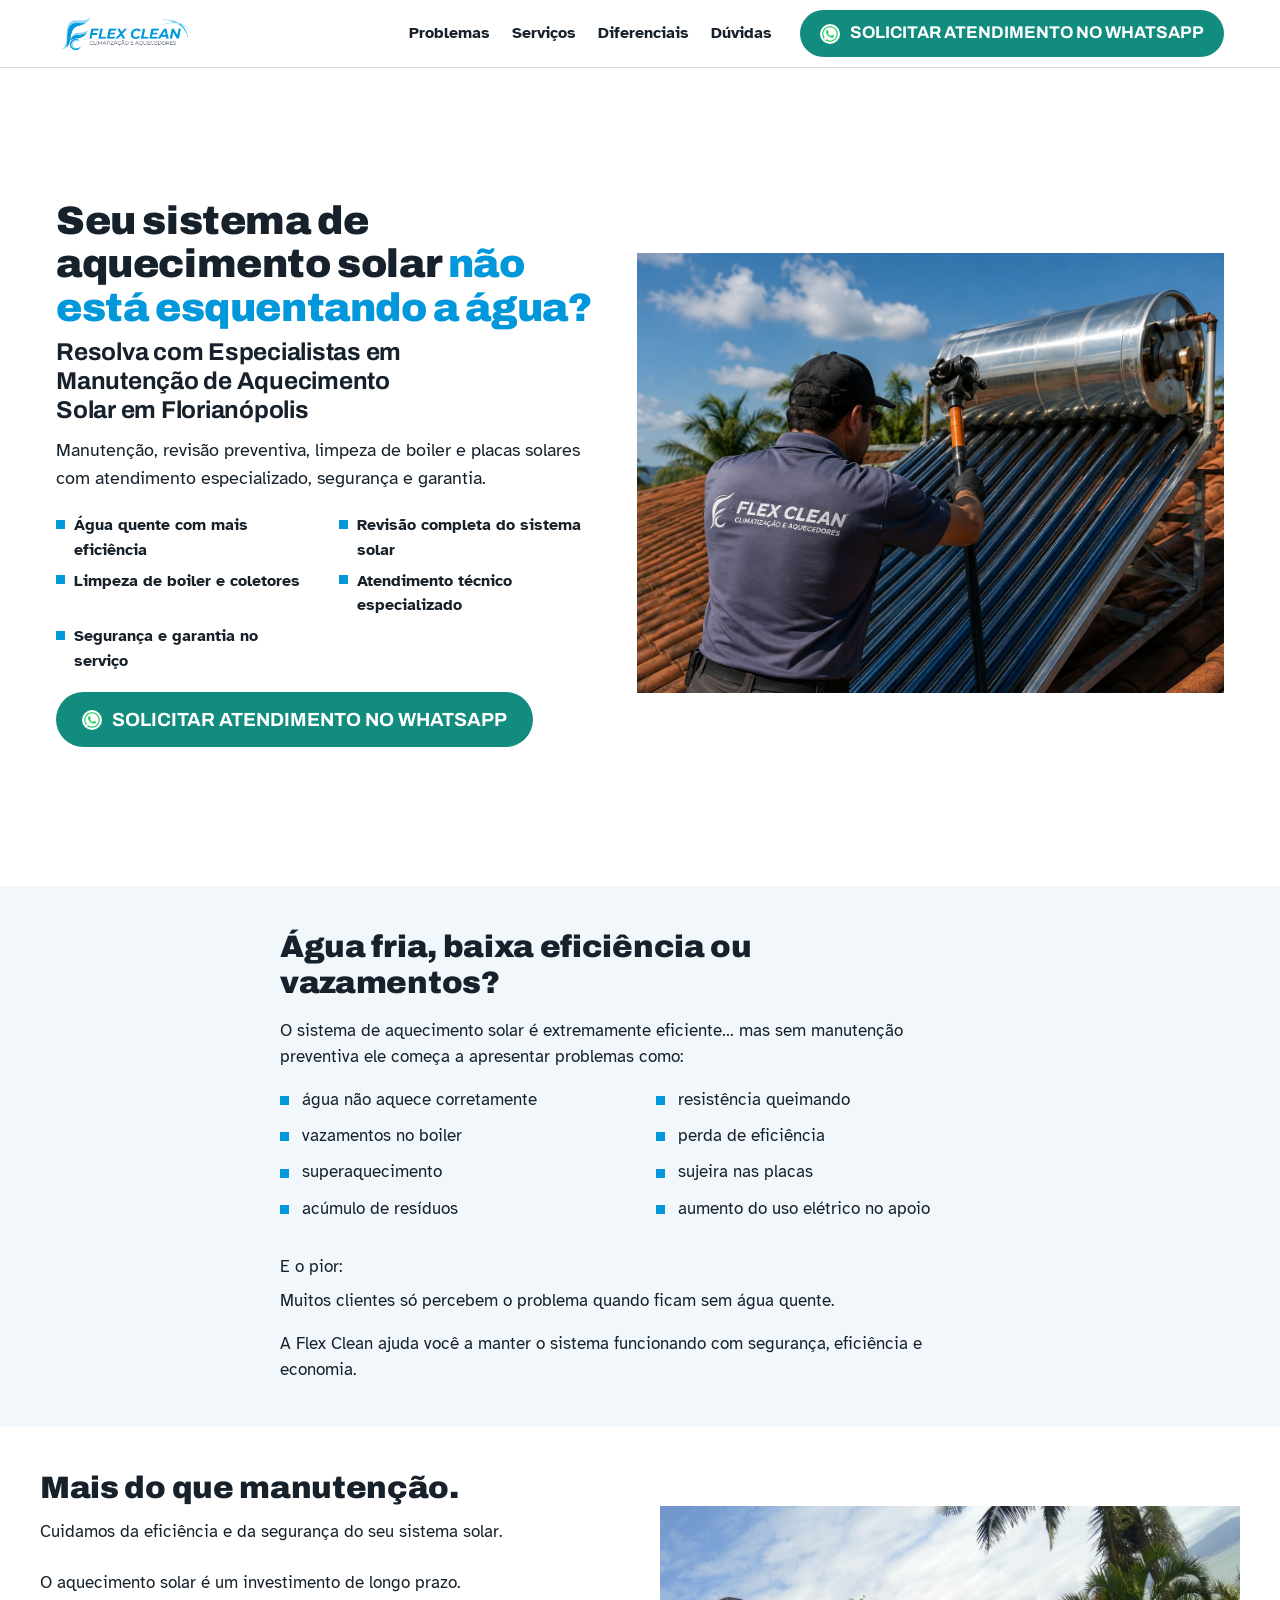
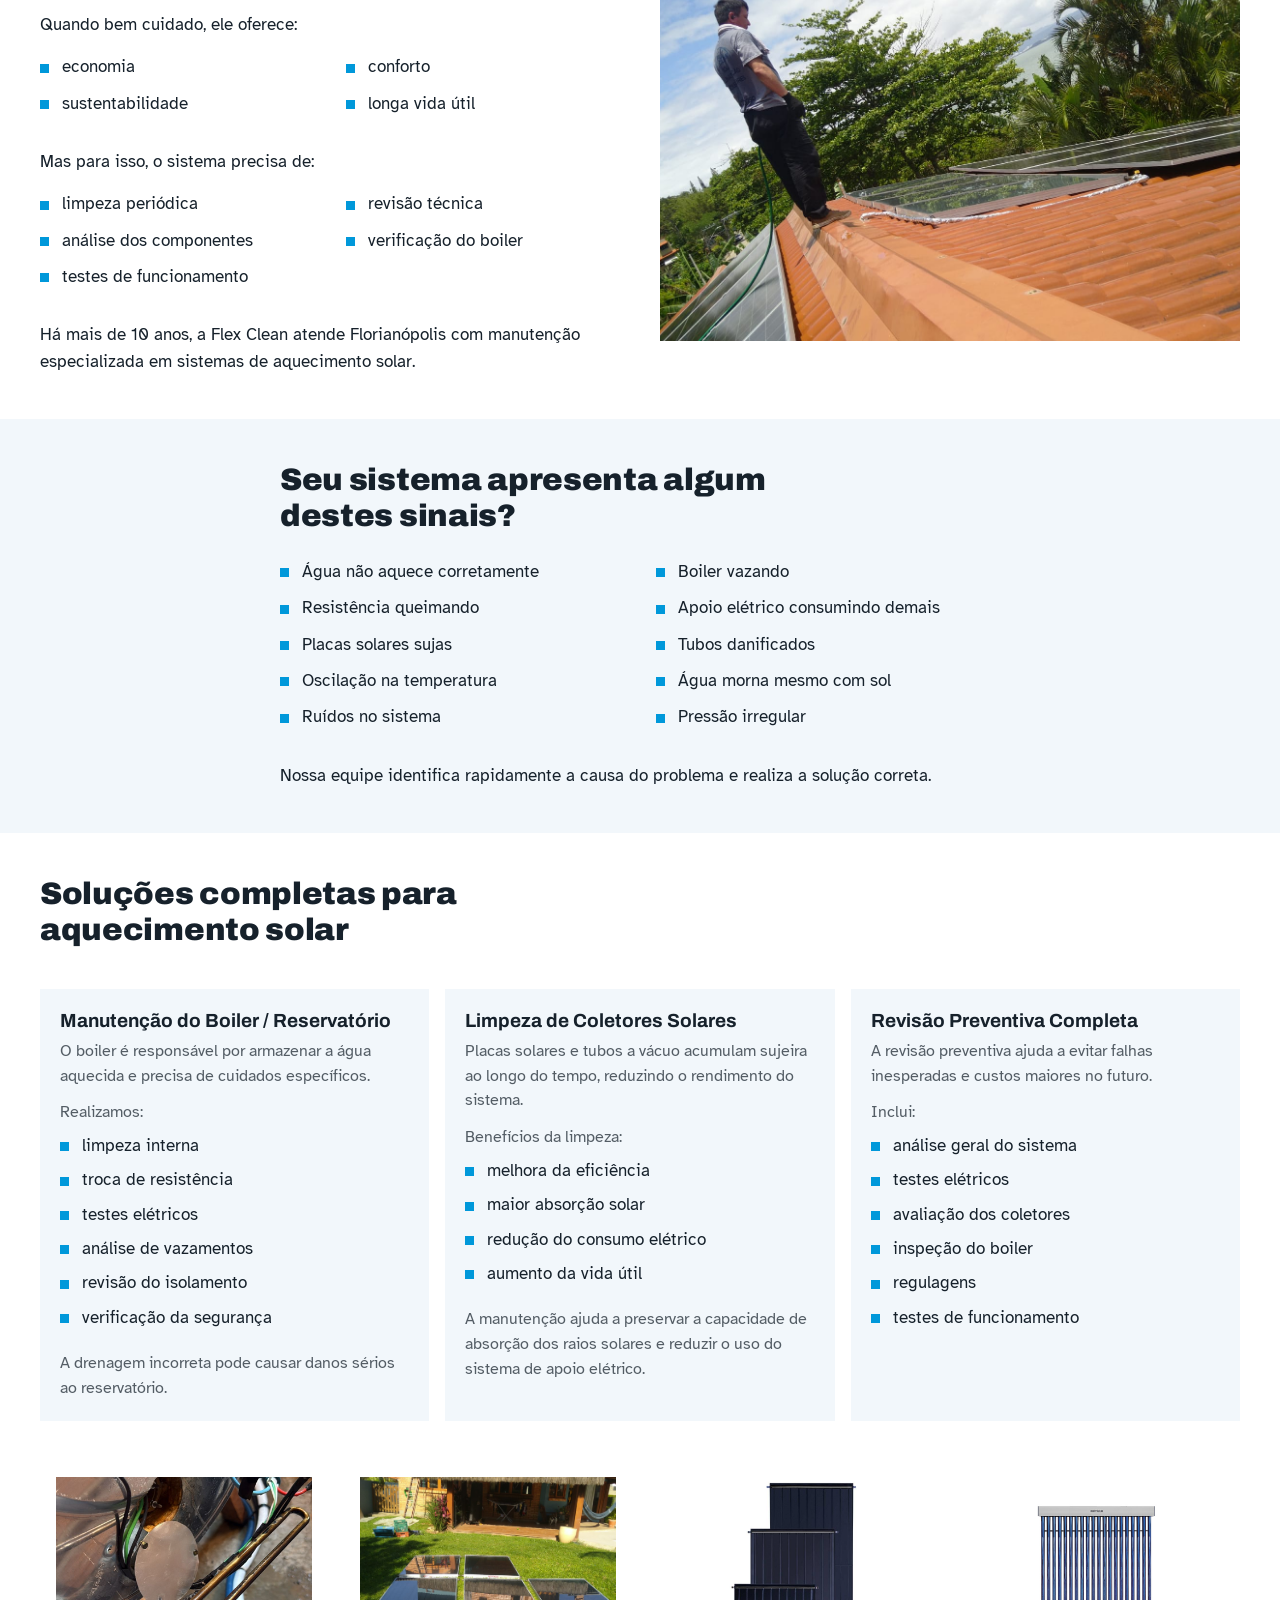
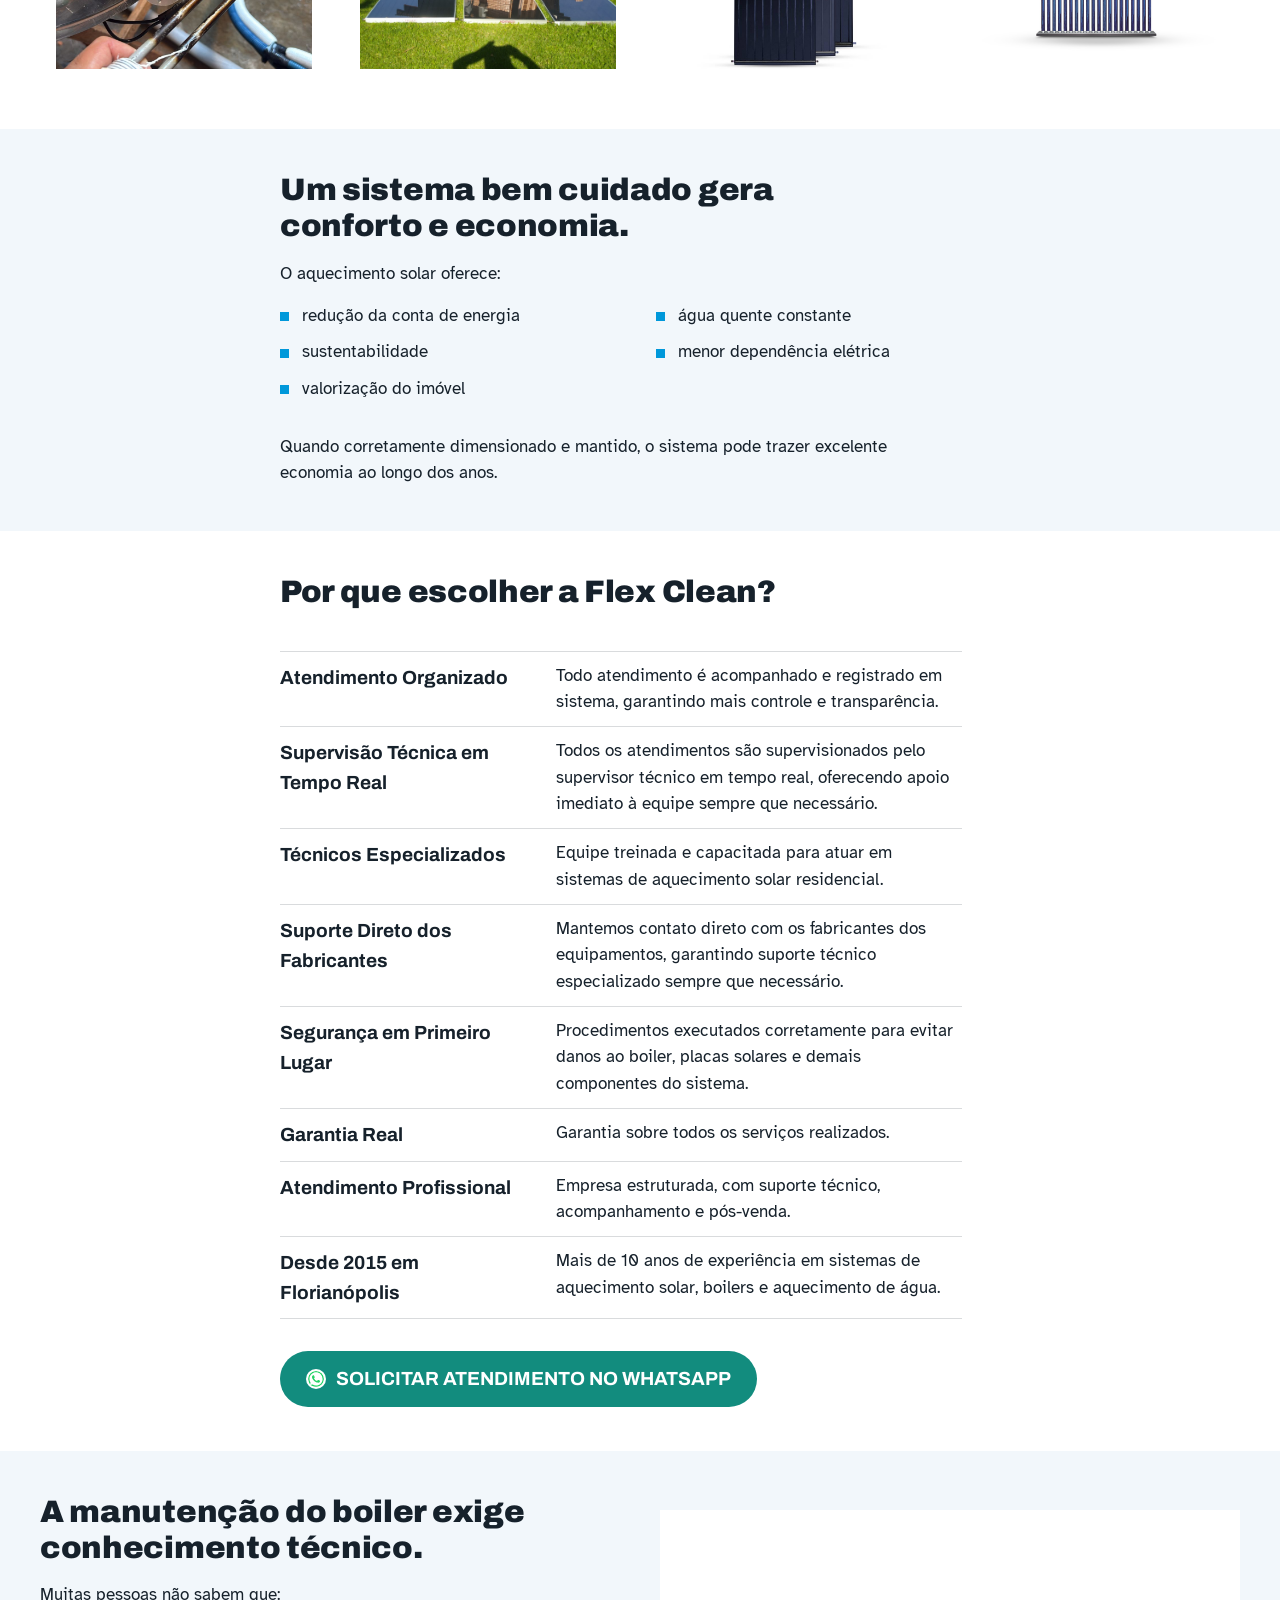
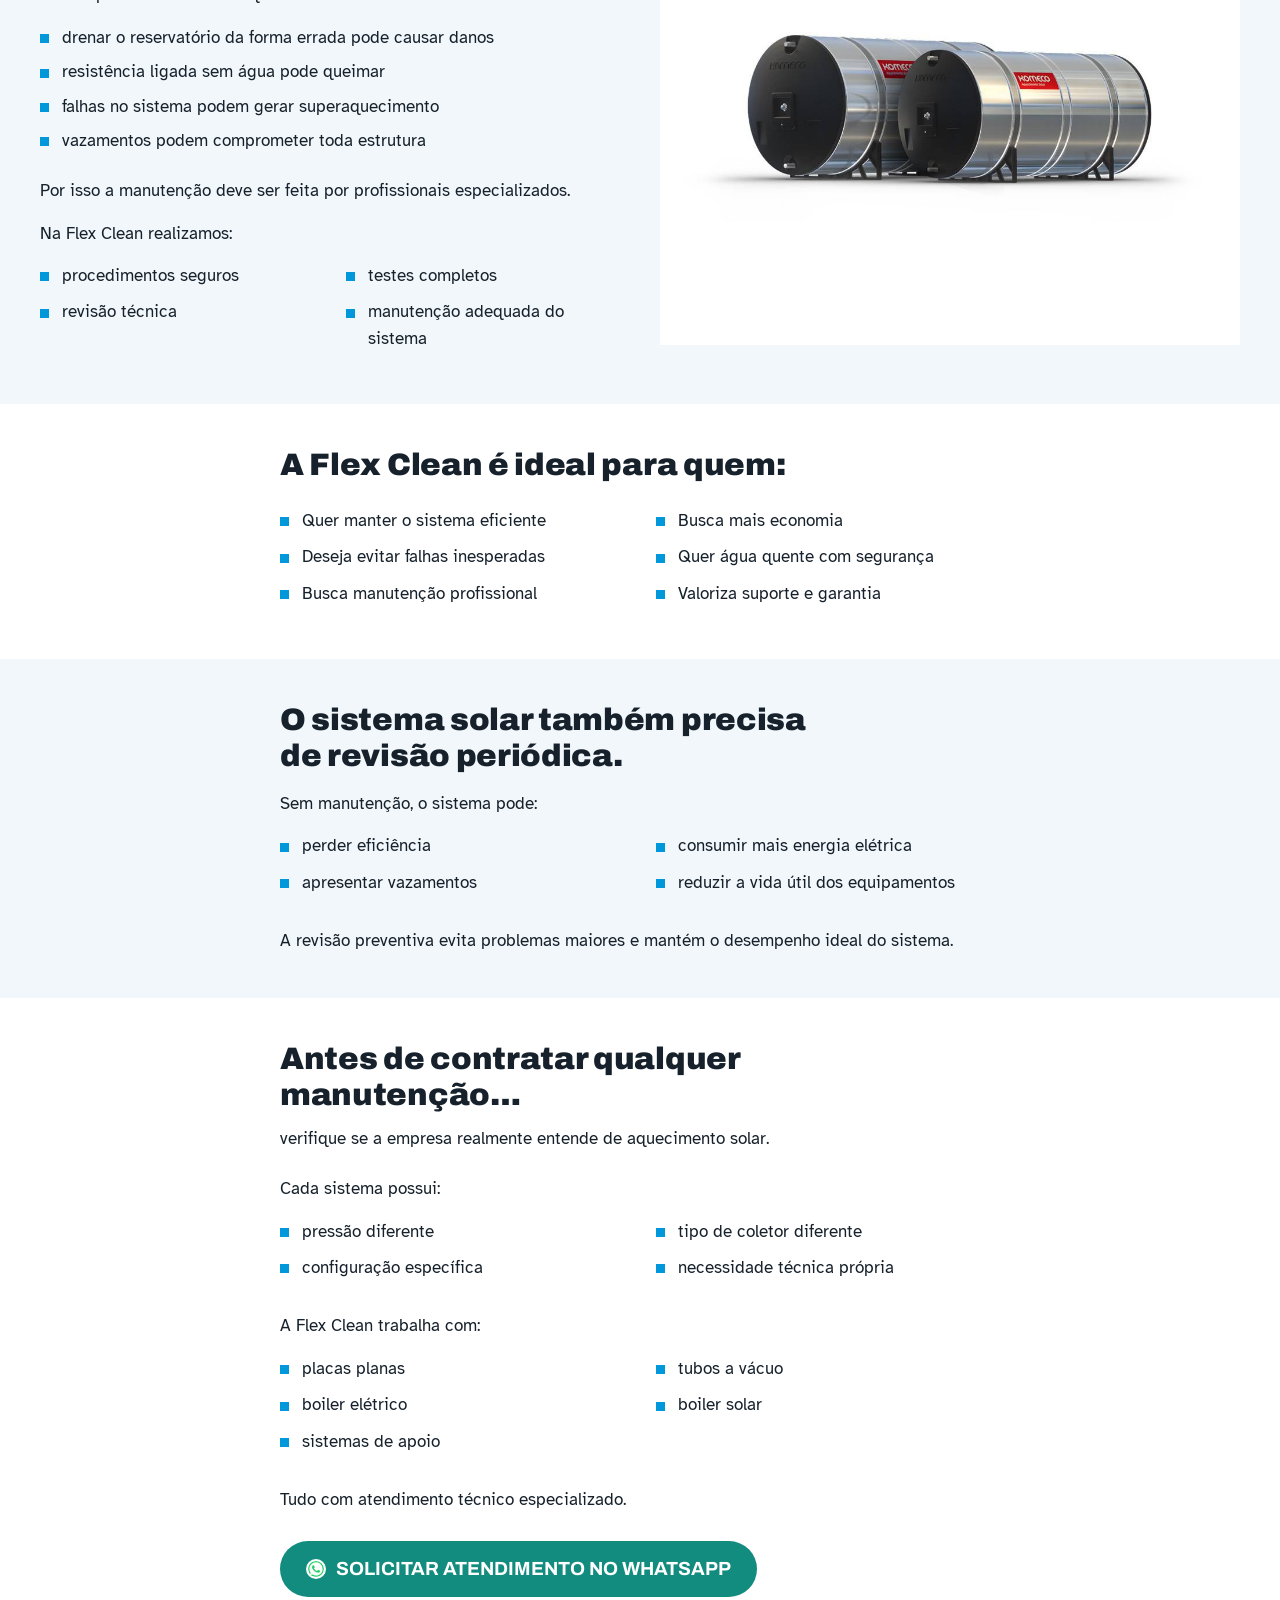
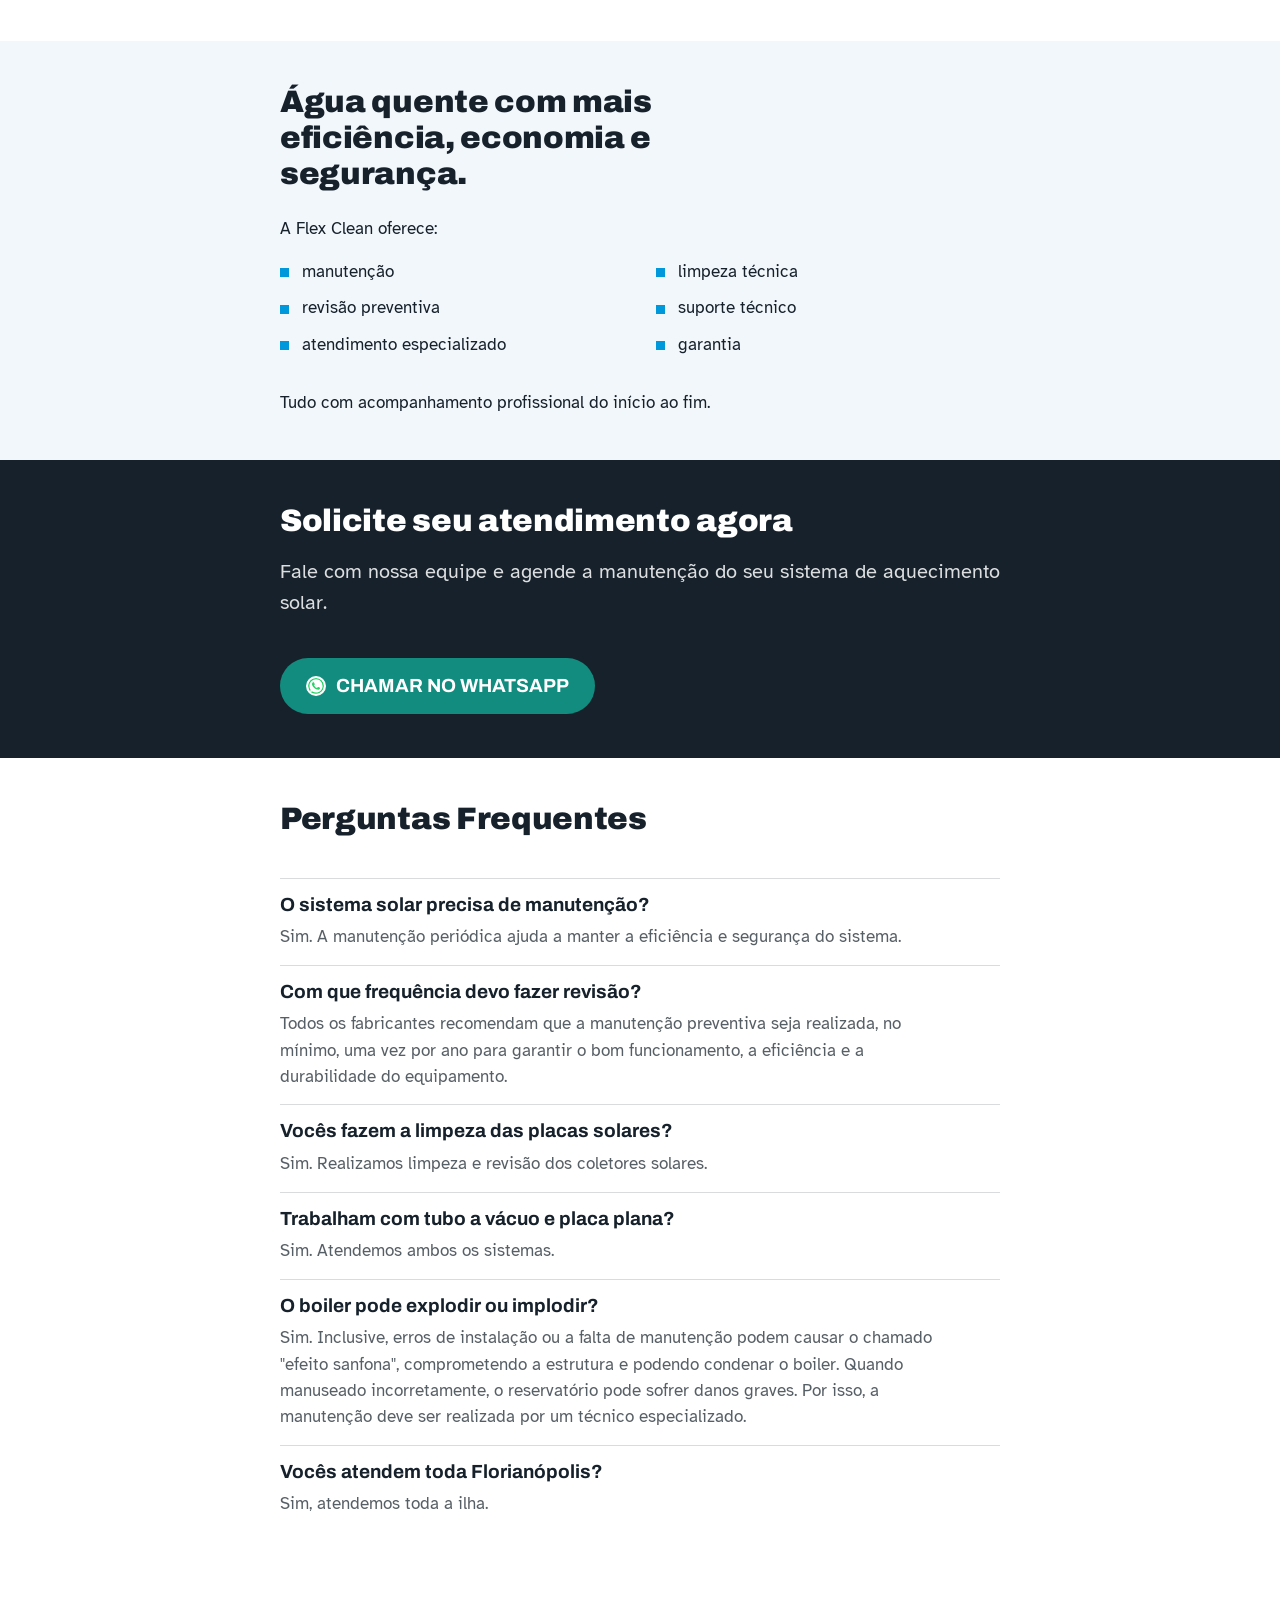
<file: solar-rev02/index.html>
<!doctype html>
<html lang="pt-BR">
<head>
<meta charset="utf-8">
<meta name="viewport" content="width=device-width, initial-scale=1">
<meta name="robots" content="noindex, nofollow">
<title>Flex Clean · Manutenção de Aquecimento Solar em Florianópolis</title>
<meta name="description" content="Manutenção, revisão preventiva, limpeza de boiler e placas solares com atendimento especializado, segurança e garantia.">
<meta property="og:title" content="Flex Clean · Manutenção de Aquecimento Solar em Florianópolis">
<meta property="og:description" content="Manutenção, revisão preventiva, limpeza de boiler e placas solares com atendimento especializado, segurança e garantia.">
<meta property="og:image" content="https://servicos.flexclean.com.br/assets/solar/hero-tecnico-boiler.jpg">
<meta property="og:type" content="website">
<link rel="icon" href="../assets/solar/flexclean-logo.png">
<link rel="stylesheet" href="styles.css">
</head>
<body>

<header>
  <div class="cabecalho">
    <img src="../assets/solar/flexclean-logo.png" alt="Flex Clean" width="140" height="47">
    <nav>
      <a href="#problemas">Problemas</a>
      <a href="#servicos">Serviços</a>
      <a href="#diferenciais">Diferenciais</a>
      <a href="#duvidas">Dúvidas</a>
    </nav>
    <a class="btn-zap" href="https://wa.me/5548992171489?text=Ol%C3%A1!%20Vi%20a%20p%C3%A1gina%20de%20manuten%C3%A7%C3%A3o%20de%20aquecimento%20solar%20e%20quero%20um%20or%C3%A7amento.">
      <svg viewBox="0 0 24 24" aria-hidden="true"><path d="M17.472 14.382c-.297-.149-1.758-.867-2.03-.967-.273-.099-.471-.148-.67.15-.197.297-.767.966-.94 1.164-.173.199-.347.223-.644.075-.297-.15-1.255-.463-2.39-1.475-.883-.788-1.48-1.761-1.653-2.059-.173-.297-.018-.458.13-.606.134-.133.297-.347.446-.52.149-.174.198-.298.297-.497.1-.198.05-.371-.025-.52-.075-.149-.669-1.612-.916-2.207-.242-.579-.487-.5-.669-.51-.173-.008-.371-.01-.57-.01-.198 0-.52.074-.792.372-.272.297-1.04 1.016-1.04 2.479 0 1.462 1.065 2.875 1.213 3.074.149.198 2.096 3.2 5.077 4.487.709.306 1.262.489 1.694.625.712.227 1.36.195 1.871.118.571-.085 1.758-.719 2.006-1.413.248-.694.248-1.289.173-1.413-.074-.124-.272-.198-.57-.347m-5.421 7.403h-.004a9.87 9.87 0 0 1-5.031-1.378l-.361-.214-3.741.982.998-3.648-.235-.374a9.86 9.86 0 0 1-1.51-5.26c.001-5.45 4.436-9.884 9.888-9.884 2.64 0 5.122 1.03 6.988 2.898a9.825 9.825 0 0 1 2.893 6.994c-.003 5.45-4.437 9.884-9.885 9.884m8.413-18.297A11.815 11.815 0 0 0 12.05 0C5.495 0 .16 5.335.157 11.892c0 2.096.547 4.142 1.588 5.945L.057 24l6.305-1.654a11.882 11.882 0 0 0 5.683 1.448h.005c6.554 0 11.89-5.335 11.893-11.893a11.821 11.821 0 0 0-3.48-8.413Z"/></svg>
      SOLICITAR ATENDIMENTO NO WHATSAPP
    </a>
  </div>
</header>

<!-- HERO — PRIMEIRA DOBRA -->
<section class="hero">
  <div>
    <h1>Seu sistema de aquecimento solar <span class="marca-azul">não está esquentando a água?</span></h1>
    <p class="chamada">Resolva com Especialistas em Manutenção de Aquecimento Solar em Florianópolis</p>
    <p class="apoio">Manutenção, revisão preventiva, limpeza de boiler e placas solares com atendimento especializado, segurança e garantia.</p>
    <ul class="provas">
      <li>Água quente com mais eficiência</li>
      <li>Revisão completa do sistema solar</li>
      <li>Limpeza de boiler e coletores</li>
      <li>Atendimento técnico especializado</li>
      <li>Segurança e garantia no serviço</li>
    </ul>
    <div class="acao">
      <a class="btn-zap" href="https://wa.me/5548992171489?text=Ol%C3%A1!%20Vi%20a%20p%C3%A1gina%20de%20manuten%C3%A7%C3%A3o%20de%20aquecimento%20solar%20e%20quero%20um%20or%C3%A7amento.">
        <svg viewBox="0 0 24 24" aria-hidden="true"><path d="M17.472 14.382c-.297-.149-1.758-.867-2.03-.967-.273-.099-.471-.148-.67.15-.197.297-.767.966-.94 1.164-.173.199-.347.223-.644.075-.297-.15-1.255-.463-2.39-1.475-.883-.788-1.48-1.761-1.653-2.059-.173-.297-.018-.458.13-.606.134-.133.297-.347.446-.52.149-.174.198-.298.297-.497.1-.198.05-.371-.025-.52-.075-.149-.669-1.612-.916-2.207-.242-.579-.487-.5-.669-.51-.173-.008-.371-.01-.57-.01-.198 0-.52.074-.792.372-.272.297-1.04 1.016-1.04 2.479 0 1.462 1.065 2.875 1.213 3.074.149.198 2.096 3.2 5.077 4.487.709.306 1.262.489 1.694.625.712.227 1.36.195 1.871.118.571-.085 1.758-.719 2.006-1.413.248-.694.248-1.289.173-1.413-.074-.124-.272-.198-.57-.347m-5.421 7.403h-.004a9.87 9.87 0 0 1-5.031-1.378l-.361-.214-3.741.982.998-3.648-.235-.374a9.86 9.86 0 0 1-1.51-5.26c.001-5.45 4.436-9.884 9.888-9.884 2.64 0 5.122 1.03 6.988 2.898a9.825 9.825 0 0 1 2.893 6.994c-.003 5.45-4.437 9.884-9.885 9.884m8.413-18.297A11.815 11.815 0 0 0 12.05 0C5.495 0 .16 5.335.157 11.892c0 2.096.547 4.142 1.588 5.945L.057 24l6.305-1.654a11.882 11.882 0 0 0 5.683 1.448h.005c6.554 0 11.89-5.335 11.893-11.893a11.821 11.821 0 0 0-3.48-8.413Z"/></svg>
        SOLICITAR ATENDIMENTO NO WHATSAPP
      </a>
    </div>
  </div>
  <figure>
    <img class="foto-4x3" src="../assets/solar/hero-tecnico-boiler.jpg" alt="Técnico da Flex Clean fazendo manutenção em um boiler de aquecimento solar" width="1600" height="1200" fetchpriority="high">
  </figure>
</section>

<!-- BLOCO DE IDENTIFICAÇÃO (DOR) -->
<section class="faixa faixa-nevoa" id="problemas">
  <div class="miolo-texto">
    <h2>Água fria, baixa eficiência ou vazamentos?</h2>
    <p style="margin-top: 16px;">O sistema de aquecimento solar é extremamente eficiente… mas sem manutenção preventiva ele começa a apresentar problemas como:</p>
    <ul class="lista-simples duas" style="margin-top: 16px;">
      <li>água não aquece corretamente</li>
      <li>resistência queimando</li>
      <li>vazamentos no boiler</li>
      <li>perda de eficiência</li>
      <li>superaquecimento</li>
      <li>sujeira nas placas</li>
      <li>acúmulo de resíduos</li>
      <li>aumento do uso elétrico no apoio</li>
    </ul>
    <p style="margin-top: 24px;">E o pior:</p>
    <p style="margin-top: 8px;">Muitos clientes só percebem o problema quando ficam sem água quente.</p>
    <p style="margin-top: 16px;">A Flex Clean ajuda você a manter o sistema funcionando com segurança, eficiência e economia.</p>
  </div>
</section>

<!-- O CONCEITO -->
<section class="faixa">
  <div class="miolo dobra">
    <div>
      <h2>Mais do que manutenção.</h2>
      <p class="apoio" style="margin-top: 12px;">Cuidamos da eficiência e da segurança do seu sistema solar.</p>
      <p style="margin-top: 24px;">O aquecimento solar é um investimento de longo prazo.</p>
      <p style="margin-top: 16px;">Quando bem cuidado, ele oferece:</p>
      <ul class="lista-simples duas" style="margin-top: 16px;">
        <li>economia</li>
        <li>conforto</li>
        <li>sustentabilidade</li>
        <li>longa vida útil</li>
      </ul>
      <p style="margin-top: 24px;">Mas para isso, o sistema precisa de:</p>
      <ul class="lista-simples duas" style="margin-top: 16px;">
        <li>limpeza periódica</li>
        <li>revisão técnica</li>
        <li>análise dos componentes</li>
        <li>verificação do boiler</li>
        <li>testes de funcionamento</li>
      </ul>
      <p style="margin-top: 24px;">Há mais de 10 anos, a Flex Clean atende Florianópolis com manutenção especializada em sistemas de aquecimento solar.</p>
    </div>
    <figure>
      <img class="foto-4x3" src="../assets/solar/flexclean-tecnico-inspecao_2.jpg" alt="Técnico da Flex Clean inspecionando um sistema de aquecimento solar" width="1600" height="1200" loading="lazy">
    </figure>
  </div>
</section>

<!-- PRINCIPAIS PROBLEMAS QUE RESOLVEMOS -->
<section class="faixa faixa-nevoa">
  <div class="miolo-texto">
    <h2>Seu sistema apresenta algum destes sinais?</h2>
    <ul class="lista-simples duas" style="margin-top: 24px;">
      <li>Água não aquece corretamente</li>
      <li>Boiler vazando</li>
      <li>Resistência queimando</li>
      <li>Apoio elétrico consumindo demais</li>
      <li>Placas solares sujas</li>
      <li>Tubos danificados</li>
      <li>Oscilação na temperatura</li>
      <li>Água morna mesmo com sol</li>
      <li>Ruídos no sistema</li>
      <li>Pressão irregular</li>
    </ul>
    <p style="margin-top: 24px;">Nossa equipe identifica rapidamente a causa do problema e realiza a solução correta.</p>
  </div>
</section>

<!-- SERVIÇOS -->
<section class="faixa" id="servicos">
  <div class="miolo">
    <div class="miolo-texto" style="margin: 0;">
      <h2>Soluções completas para aquecimento solar</h2>
    </div>
    <div class="servicos-grade">
      <div class="servico servico-texto">
        <h3>Manutenção do Boiler / Reservatório</h3>
        <p>O boiler é responsável por armazenar a água aquecida e precisa de cuidados específicos.</p>
        <p style="margin-top: 12px;">Realizamos:</p>
        <ul class="lista-simples" style="margin-top: 8px;">
          <li>limpeza interna</li>
          <li>troca de resistência</li>
          <li>testes elétricos</li>
          <li>análise de vazamentos</li>
          <li>revisão do isolamento</li>
          <li>verificação da segurança</li>
        </ul>
        <p style="margin-top: 12px;">A drenagem incorreta pode causar danos sérios ao reservatório.</p>
      </div>
      <div class="servico servico-texto">
        <h3>Limpeza de Coletores Solares</h3>
        <p>Placas solares e tubos a vácuo acumulam sujeira ao longo do tempo, reduzindo o rendimento do sistema.</p>
        <p style="margin-top: 12px;">Benefícios da limpeza:</p>
        <ul class="lista-simples" style="margin-top: 8px;">
          <li>melhora da eficiência</li>
          <li>maior absorção solar</li>
          <li>redução do consumo elétrico</li>
          <li>aumento da vida útil</li>
        </ul>
        <p style="margin-top: 12px;">A manutenção ajuda a preservar a capacidade de absorção dos raios solares e reduzir o uso do sistema de apoio elétrico.</p>
      </div>
      <div class="servico servico-texto">
        <h3>Revisão Preventiva Completa</h3>
        <p>A revisão preventiva ajuda a evitar falhas inesperadas e custos maiores no futuro.</p>
        <p style="margin-top: 12px;">Inclui:</p>
        <ul class="lista-simples" style="margin-top: 8px;">
          <li>análise geral do sistema</li>
          <li>testes elétricos</li>
          <li>avaliação dos coletores</li>
          <li>inspeção do boiler</li>
          <li>regulagens</li>
          <li>testes de funcionamento</li>
        </ul>
      </div>
    </div>
    <div class="equipamentos">
      <figure><img src="../assets/solar/flexclean-manutencao-boiler_2.jpg" alt="Manutenção de boiler de aquecimento solar" width="1000" height="750" loading="lazy"></figure>
      <figure><img src="../assets/solar/flexclean-limpeza-placas_2.jpg" alt="Limpeza de placas solares" width="1000" height="750" loading="lazy"></figure>
      <figure><img src="../assets/solar/coletor-placa-plana.jpg" alt="Coletor solar de placa plana" width="1000" height="750" loading="lazy"></figure>
      <figure><img src="../assets/solar/coletor-tubo-vacuo.jpg" alt="Coletor solar de tubos a vácuo" width="1000" height="750" loading="lazy"></figure>
    </div>
  </div>
</section>

<!-- BENEFÍCIOS DO SISTEMA SOLAR -->
<section class="faixa faixa-nevoa">
  <div class="miolo-texto">
    <h2>Um sistema bem cuidado gera conforto e economia.</h2>
    <p style="margin-top: 16px;">O aquecimento solar oferece:</p>
    <ul class="lista-simples duas" style="margin-top: 16px;">
      <li>redução da conta de energia</li>
      <li>água quente constante</li>
      <li>sustentabilidade</li>
      <li>menor dependência elétrica</li>
      <li>valorização do imóvel</li>
    </ul>
    <p style="margin-top: 24px;">Quando corretamente dimensionado e mantido, o sistema pode trazer excelente economia ao longo dos anos.</p>
  </div>
</section>

<!-- DIFERENCIAIS FLEX CLEAN -->
<section class="faixa" id="diferenciais">
  <div class="miolo-texto">
    <h2>Por que escolher a Flex Clean?</h2>
    <ul class="razoes">
      <li><b>Atendimento Organizado</b><span>Todo atendimento é acompanhado e registrado em sistema, garantindo mais controle e transparência.</span></li>
      <li><b>Supervisão Técnica em Tempo Real</b><span>Todos os atendimentos são supervisionados pelo supervisor técnico em tempo real, oferecendo apoio imediato à equipe sempre que necessário.</span></li>
      <li><b>Técnicos Especializados</b><span>Equipe treinada e capacitada para atuar em sistemas de aquecimento solar residencial.</span></li>
      <li><b>Suporte Direto dos Fabricantes</b><span>Mantemos contato direto com os fabricantes dos equipamentos, garantindo suporte técnico especializado sempre que necessário.</span></li>
      <li><b>Segurança em Primeiro Lugar</b><span>Procedimentos executados corretamente para evitar danos ao boiler, placas solares e demais componentes do sistema.</span></li>
      <li><b>Garantia Real</b><span>Garantia sobre todos os serviços realizados.</span></li>
      <li><b>Atendimento Profissional</b><span>Empresa estruturada, com suporte técnico, acompanhamento e pós-venda.</span></li>
      <li><b>Desde 2015 em Florianópolis</b><span>Mais de 10 anos de experiência em sistemas de aquecimento solar, boilers e aquecimento de água.</span></li>
    </ul>
    <div style="margin-top: 32px;">
      <a class="btn-zap" href="https://wa.me/5548992171489?text=Ol%C3%A1!%20Quero%20falar%20com%20um%20especialista%20em%20aquecimento%20solar.">
        <svg viewBox="0 0 24 24" aria-hidden="true"><path d="M17.472 14.382c-.297-.149-1.758-.867-2.03-.967-.273-.099-.471-.148-.67.15-.197.297-.767.966-.94 1.164-.173.199-.347.223-.644.075-.297-.15-1.255-.463-2.39-1.475-.883-.788-1.48-1.761-1.653-2.059-.173-.297-.018-.458.13-.606.134-.133.297-.347.446-.52.149-.174.198-.298.297-.497.1-.198.05-.371-.025-.52-.075-.149-.669-1.612-.916-2.207-.242-.579-.487-.5-.669-.51-.173-.008-.371-.01-.57-.01-.198 0-.52.074-.792.372-.272.297-1.04 1.016-1.04 2.479 0 1.462 1.065 2.875 1.213 3.074.149.198 2.096 3.2 5.077 4.487.709.306 1.262.489 1.694.625.712.227 1.36.195 1.871.118.571-.085 1.758-.719 2.006-1.413.248-.694.248-1.289.173-1.413-.074-.124-.272-.198-.57-.347m-5.421 7.403h-.004a9.87 9.87 0 0 1-5.031-1.378l-.361-.214-3.741.982.998-3.648-.235-.374a9.86 9.86 0 0 1-1.51-5.26c.001-5.45 4.436-9.884 9.888-9.884 2.64 0 5.122 1.03 6.988 2.898a9.825 9.825 0 0 1 2.893 6.994c-.003 5.45-4.437 9.884-9.885 9.884m8.413-18.297A11.815 11.815 0 0 0 12.05 0C5.495 0 .16 5.335.157 11.892c0 2.096.547 4.142 1.588 5.945L.057 24l6.305-1.654a11.882 11.882 0 0 0 5.683 1.448h.005c6.554 0 11.89-5.335 11.893-11.893a11.821 11.821 0 0 0-3.48-8.413Z"/></svg>
        SOLICITAR ATENDIMENTO NO WHATSAPP
      </a>
    </div>
  </div>
</section>

<!-- SEGURANÇA -->
<section class="faixa faixa-nevoa">
  <div class="miolo dobra">
    <div>
      <h2>A manutenção do boiler exige conhecimento técnico.</h2>
      <p style="margin-top: 16px;">Muitas pessoas não sabem que:</p>
      <ul class="lista-simples" style="margin-top: 16px;">
        <li>drenar o reservatório da forma errada pode causar danos</li>
        <li>resistência ligada sem água pode queimar</li>
        <li>falhas no sistema podem gerar superaquecimento</li>
        <li>vazamentos podem comprometer toda estrutura</li>
      </ul>
      <p style="margin-top: 24px;">Por isso a manutenção deve ser feita por profissionais especializados.</p>
      <p style="margin-top: 16px;">Na Flex Clean realizamos:</p>
      <ul class="lista-simples duas" style="margin-top: 16px;">
        <li>procedimentos seguros</li>
        <li>testes completos</li>
        <li>revisão técnica</li>
        <li>manutenção adequada do sistema</li>
      </ul>
    </div>
    <figure>
      <img class="foto-4x3" src="../assets/solar/reservatorio-termico.jpg" alt="Reservatório térmico de sistema de aquecimento solar" width="1600" height="1200" loading="lazy">
    </figure>
  </div>
</section>

<!-- PARA QUEM É -->
<section class="faixa">
  <div class="miolo-texto">
    <h2>A Flex Clean é ideal para quem:</h2>
    <ul class="lista-simples duas" style="margin-top: 24px;">
      <li>Quer manter o sistema eficiente</li>
      <li>Busca mais economia</li>
      <li>Deseja evitar falhas inesperadas</li>
      <li>Quer água quente com segurança</li>
      <li>Busca manutenção profissional</li>
      <li>Valoriza suporte e garantia</li>
    </ul>
  </div>
</section>

<!-- BLOCO PREVENTIVO -->
<section class="faixa faixa-nevoa">
  <div class="miolo-texto">
    <h2>O sistema solar também precisa de revisão periódica.</h2>
    <p style="margin-top: 16px;">Sem manutenção, o sistema pode:</p>
    <ul class="lista-simples duas" style="margin-top: 16px;">
      <li>perder eficiência</li>
      <li>consumir mais energia elétrica</li>
      <li>apresentar vazamentos</li>
      <li>reduzir a vida útil dos equipamentos</li>
    </ul>
    <p style="margin-top: 24px;">A revisão preventiva evita problemas maiores e mantém o desempenho ideal do sistema.</p>
  </div>
</section>

<!-- PRÉ-FECHAMENTO -->
<section class="faixa">
  <div class="miolo-texto">
    <h2>Antes de contratar qualquer manutenção…</h2>
    <p style="margin-top: 12px;">verifique se a empresa realmente entende de aquecimento solar.</p>
    <p style="margin-top: 24px;">Cada sistema possui:</p>
    <ul class="lista-simples duas" style="margin-top: 16px;">
      <li>pressão diferente</li>
      <li>tipo de coletor diferente</li>
      <li>configuração específica</li>
      <li>necessidade técnica própria</li>
    </ul>
    <p style="margin-top: 24px;">A Flex Clean trabalha com:</p>
    <ul class="lista-simples duas" style="margin-top: 16px;">
      <li>placas planas</li>
      <li>tubos a vácuo</li>
      <li>boiler elétrico</li>
      <li>boiler solar</li>
      <li>sistemas de apoio</li>
    </ul>
    <p style="margin-top: 24px;">Tudo com atendimento técnico especializado.</p>
    <div style="margin-top: 28px;">
      <a class="btn-zap" href="https://wa.me/5548992171489?text=Ol%C3%A1!%20Quero%20agendar%20a%20manuten%C3%A7%C3%A3o%20do%20meu%20sistema%20de%20aquecimento%20solar.">
        <svg viewBox="0 0 24 24" aria-hidden="true"><path d="M17.472 14.382c-.297-.149-1.758-.867-2.03-.967-.273-.099-.471-.148-.67.15-.197.297-.767.966-.94 1.164-.173.199-.347.223-.644.075-.297-.15-1.255-.463-2.39-1.475-.883-.788-1.48-1.761-1.653-2.059-.173-.297-.018-.458.13-.606.134-.133.297-.347.446-.52.149-.174.198-.298.297-.497.1-.198.05-.371-.025-.52-.075-.149-.669-1.612-.916-2.207-.242-.579-.487-.5-.669-.51-.173-.008-.371-.01-.57-.01-.198 0-.52.074-.792.372-.272.297-1.04 1.016-1.04 2.479 0 1.462 1.065 2.875 1.213 3.074.149.198 2.096 3.2 5.077 4.487.709.306 1.262.489 1.694.625.712.227 1.36.195 1.871.118.571-.085 1.758-.719 2.006-1.413.248-.694.248-1.289.173-1.413-.074-.124-.272-.198-.57-.347m-5.421 7.403h-.004a9.87 9.87 0 0 1-5.031-1.378l-.361-.214-3.741.982.998-3.648-.235-.374a9.86 9.86 0 0 1-1.51-5.26c.001-5.45 4.436-9.884 9.888-9.884 2.64 0 5.122 1.03 6.988 2.898a9.825 9.825 0 0 1 2.893 6.994c-.003 5.45-4.437 9.884-9.885 9.884m8.413-18.297A11.815 11.815 0 0 0 12.05 0C5.495 0 .16 5.335.157 11.892c0 2.096.547 4.142 1.588 5.945L.057 24l6.305-1.654a11.882 11.882 0 0 0 5.683 1.448h.005c6.554 0 11.89-5.335 11.893-11.893a11.821 11.821 0 0 0-3.48-8.413Z"/></svg>
        SOLICITAR ATENDIMENTO NO WHATSAPP
      </a>
    </div>
  </div>
</section>

<!-- FECHAMENTO -->
<section class="faixa faixa-nevoa">
  <div class="miolo-texto">
    <h2>Água quente com mais eficiência, economia e segurança.</h2>
    <p style="margin-top: 24px;">A Flex Clean oferece:</p>
    <ul class="lista-simples duas" style="margin-top: 16px;">
      <li>manutenção</li>
      <li>limpeza técnica</li>
      <li>revisão preventiva</li>
      <li>suporte técnico</li>
      <li>atendimento especializado</li>
      <li>garantia</li>
    </ul>
    <p style="margin-top: 24px;">Tudo com acompanhamento profissional do início ao fim.</p>
  </div>
</section>

<!-- CTA FINAL -->
<section class="faixa faixa-tinta">
  <div class="miolo-texto">
    <h2>Solicite seu atendimento agora</h2>
    <p class="apoio" style="margin-top: 16px;">Fale com nossa equipe e agende a manutenção do seu sistema de aquecimento solar.</p>
    <div class="acao" style="margin-top: 40px;">
      <a class="btn-zap" href="https://wa.me/5548992171489?text=Ol%C3%A1!%20Vi%20a%20p%C3%A1gina%20de%20manuten%C3%A7%C3%A3o%20de%20aquecimento%20solar%20e%20quero%20um%20or%C3%A7amento.">
        <svg viewBox="0 0 24 24" aria-hidden="true"><path d="M17.472 14.382c-.297-.149-1.758-.867-2.03-.967-.273-.099-.471-.148-.67.15-.197.297-.767.966-.94 1.164-.173.199-.347.223-.644.075-.297-.15-1.255-.463-2.39-1.475-.883-.788-1.48-1.761-1.653-2.059-.173-.297-.018-.458.13-.606.134-.133.297-.347.446-.52.149-.174.198-.298.297-.497.1-.198.05-.371-.025-.52-.075-.149-.669-1.612-.916-2.207-.242-.579-.487-.5-.669-.51-.173-.008-.371-.01-.57-.01-.198 0-.52.074-.792.372-.272.297-1.04 1.016-1.04 2.479 0 1.462 1.065 2.875 1.213 3.074.149.198 2.096 3.2 5.077 4.487.709.306 1.262.489 1.694.625.712.227 1.36.195 1.871.118.571-.085 1.758-.719 2.006-1.413.248-.694.248-1.289.173-1.413-.074-.124-.272-.198-.57-.347m-5.421 7.403h-.004a9.87 9.87 0 0 1-5.031-1.378l-.361-.214-3.741.982.998-3.648-.235-.374a9.86 9.86 0 0 1-1.51-5.26c.001-5.45 4.436-9.884 9.888-9.884 2.64 0 5.122 1.03 6.988 2.898a9.825 9.825 0 0 1 2.893 6.994c-.003 5.45-4.437 9.884-9.885 9.884m8.413-18.297A11.815 11.815 0 0 0 12.05 0C5.495 0 .16 5.335.157 11.892c0 2.096.547 4.142 1.588 5.945L.057 24l6.305-1.654a11.882 11.882 0 0 0 5.683 1.448h.005c6.554 0 11.89-5.335 11.893-11.893a11.821 11.821 0 0 0-3.48-8.413Z"/></svg>
        CHAMAR NO WHATSAPP
      </a>
    </div>
  </div>
</section>

<!-- FAQ -->
<section class="faixa" id="duvidas">
  <div class="miolo-texto">
    <h2>Perguntas Frequentes</h2>
    <div class="duvida" style="margin-top: 40px;">
      <h3>O sistema solar precisa de manutenção?</h3>
      <p>Sim. A manutenção periódica ajuda a manter a eficiência e segurança do sistema.</p>
    </div>
    <div class="duvida">
      <h3>Com que frequência devo fazer revisão?</h3>
      <p>Todos os fabricantes recomendam que a manutenção preventiva seja realizada, no mínimo, uma vez por ano para garantir o bom funcionamento, a eficiência e a durabilidade do equipamento.</p>
    </div>
    <div class="duvida">
      <h3>Vocês fazem a limpeza das placas solares?</h3>
      <p>Sim. Realizamos limpeza e revisão dos coletores solares.</p>
    </div>
    <div class="duvida">
      <h3>Trabalham com tubo a vácuo e placa plana?</h3>
      <p>Sim. Atendemos ambos os sistemas.</p>
    </div>
    <div class="duvida">
      <h3>O boiler pode explodir ou implodir?</h3>
      <p>Sim. Inclusive, erros de instalação ou a falta de manutenção podem causar o chamado "efeito sanfona", comprometendo a estrutura e podendo condenar o boiler. Quando manuseado incorretamente, o reservatório pode sofrer danos graves. Por isso, a manutenção deve ser realizada por um técnico especializado.</p>
    </div>
    <div class="duvida">
      <h3>Vocês atendem toda Florianópolis?</h3>
      <p>Sim, atendemos toda a ilha.</p>
    </div>
    <div class="rodape" style="margin-top: 56px;">
      <span>Flex Clean · Climatização e Aquecedores</span>
      <span>© 2026 Flex Clean</span>
    </div>
  </div>
</section>

<div class="barra-mobile">
  <a href="https://wa.me/5548992171489?text=Ol%C3%A1!%20Vi%20a%20p%C3%A1gina%20de%20manuten%C3%A7%C3%A3o%20de%20aquecimento%20solar%20e%20quero%20um%20or%C3%A7amento.">CHAMAR NO WHATSAPP</a>
</div>

</body>
</html>
</file>
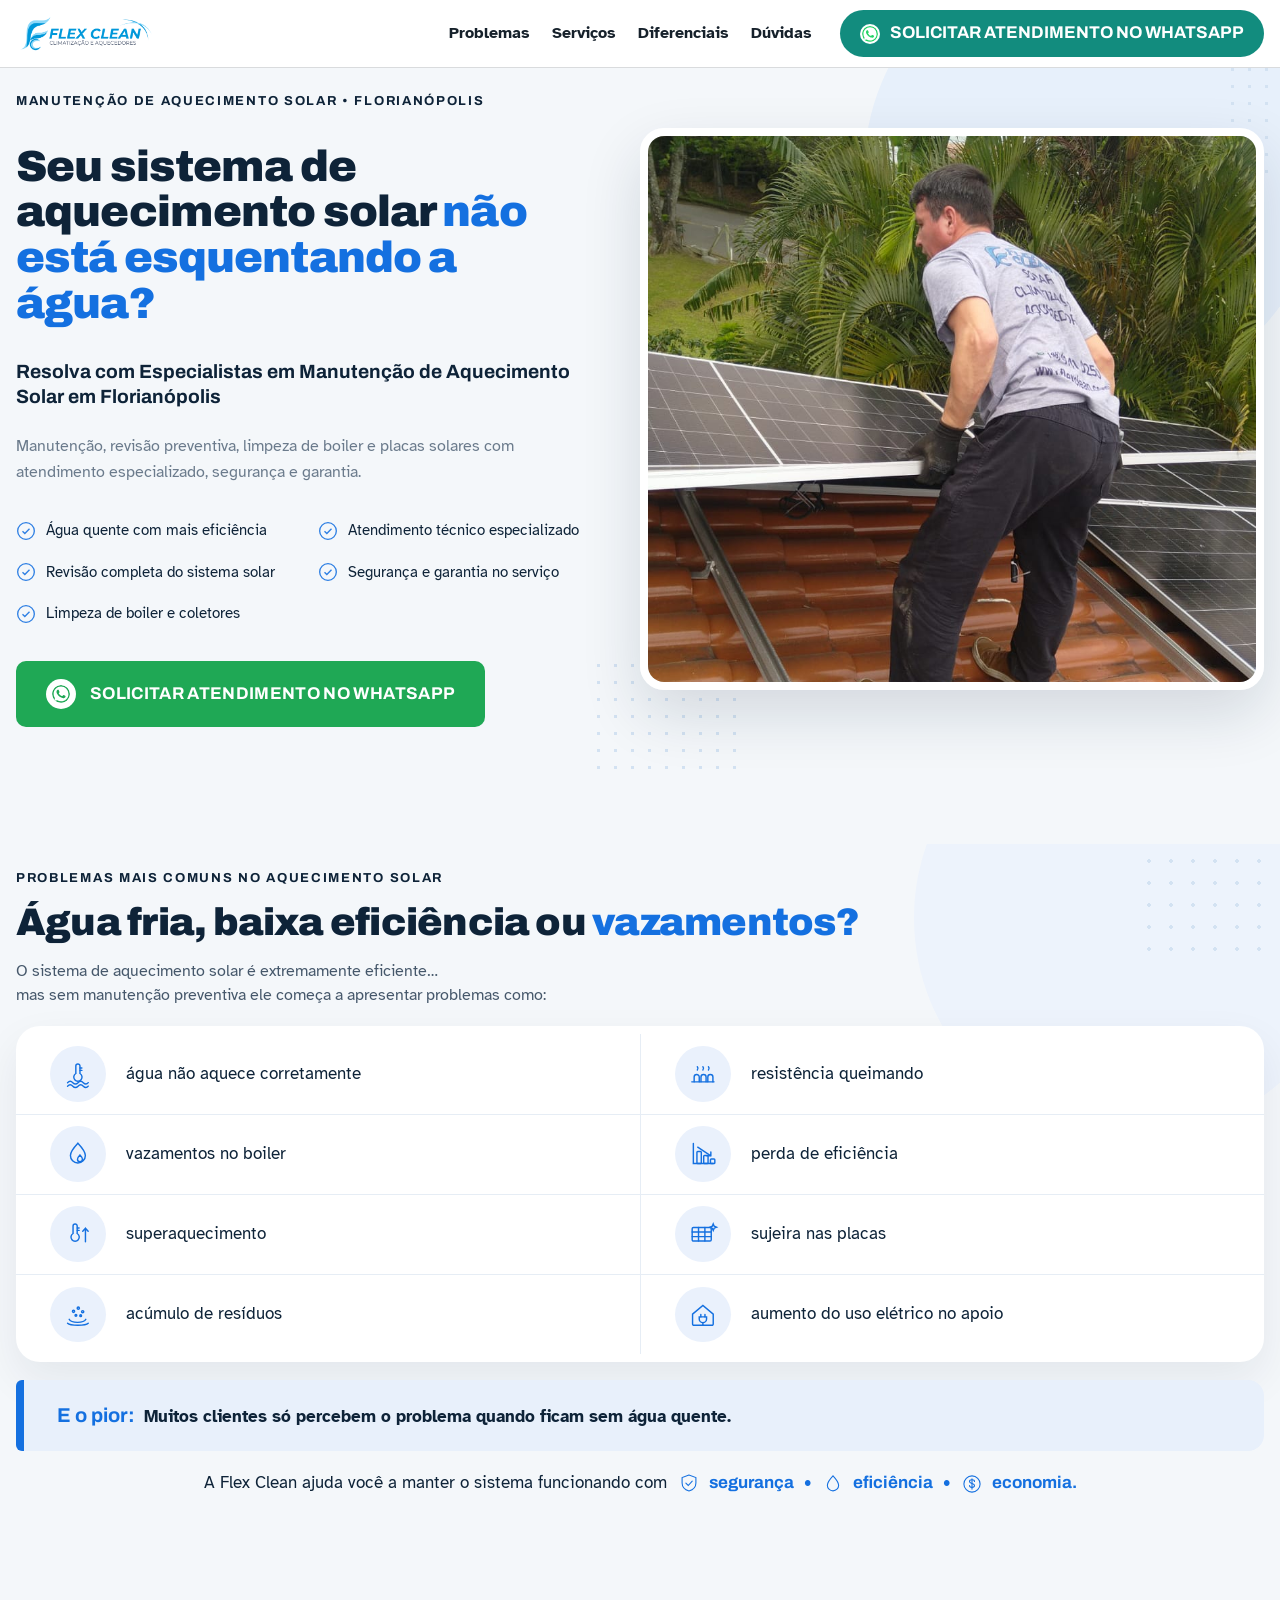
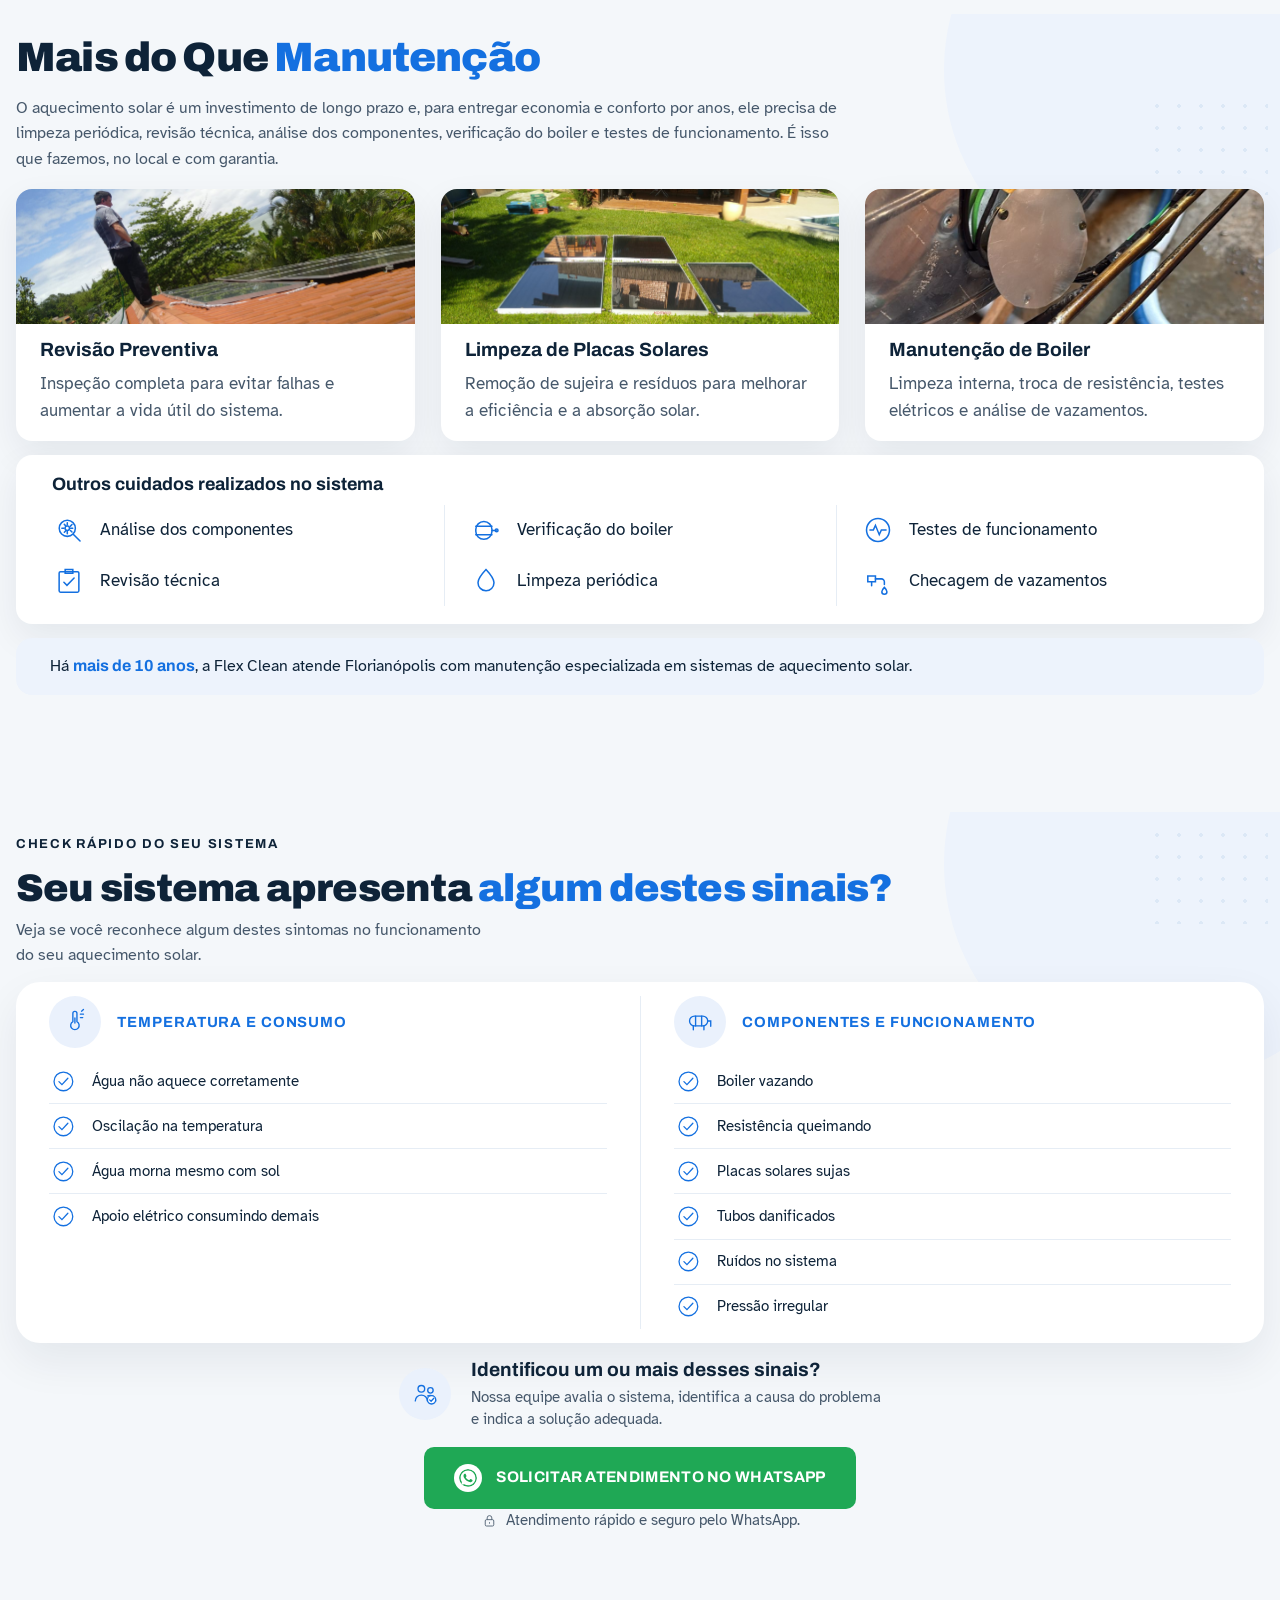
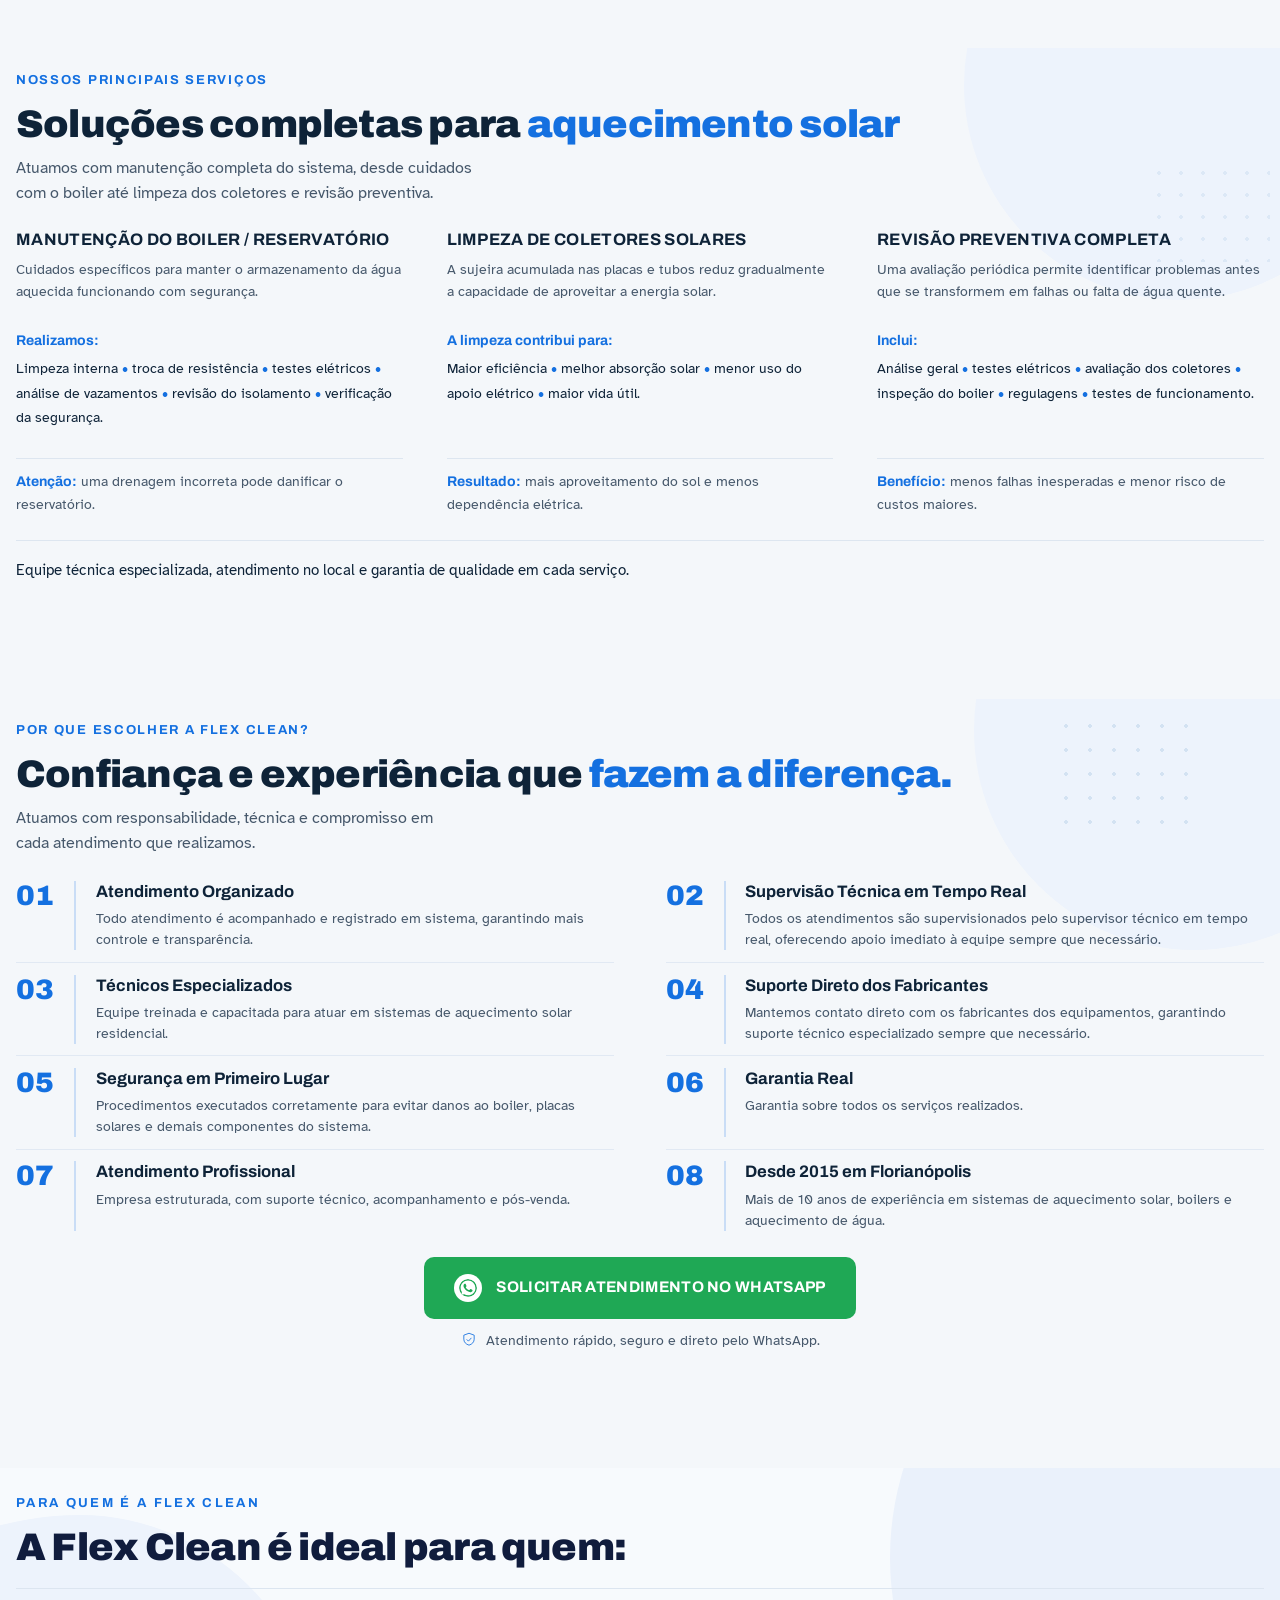
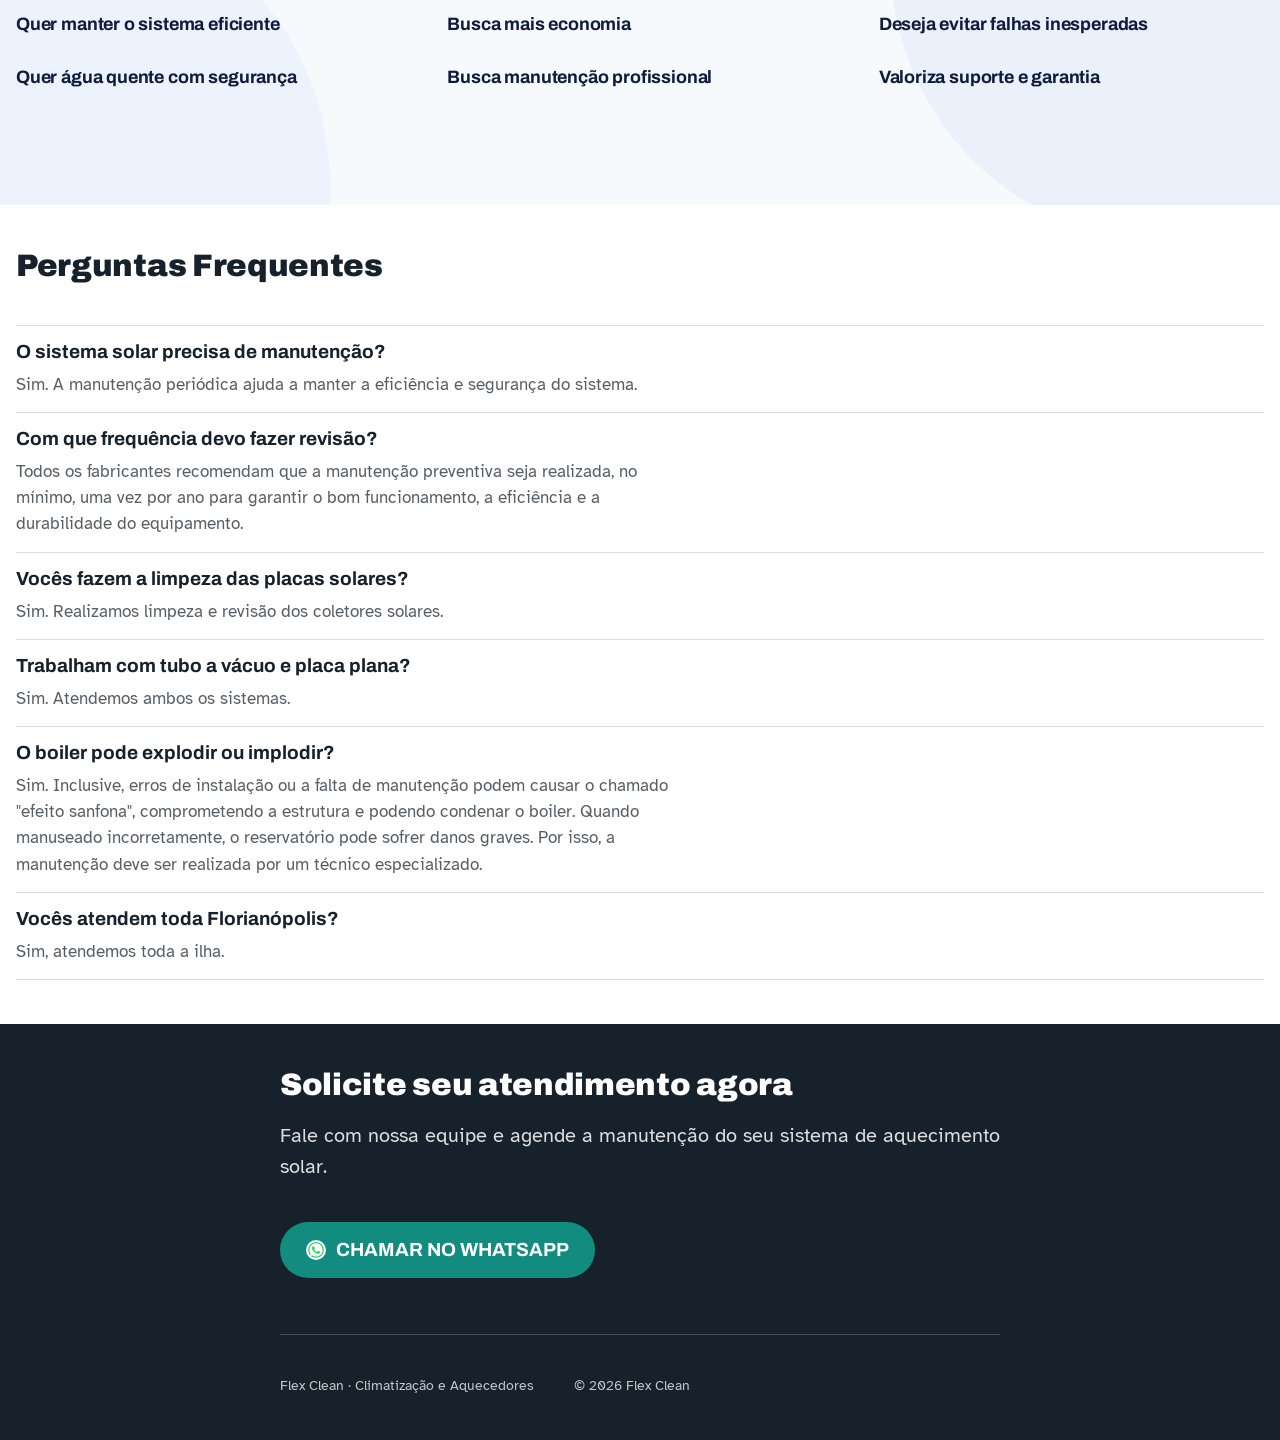
<file: solar-rev03/index.html>
<!doctype html>
<html lang="pt-BR">
<head>
<meta charset="utf-8">
<meta name="viewport" content="width=device-width, initial-scale=1">
<meta name="robots" content="noindex, nofollow">
<title>[MOCKUP] Flex Clean · Manutenção de Aquecimento Solar em Florianópolis</title>
<meta name="description" content="Manutenção, revisão preventiva, limpeza de boiler e placas solares com atendimento especializado, segurança e garantia.">
<meta property="og:title" content="Flex Clean · Manutenção de Aquecimento Solar em Florianópolis">
<meta property="og:description" content="Manutenção, revisão preventiva, limpeza de boiler e placas solares com atendimento especializado, segurança e garantia.">
<meta property="og:image" content="https://servicos.flexclean.com.br/assets/solar/hero-tecnico-boiler.jpg">
<meta property="og:type" content="website">
<link rel="icon" href="../assets/solar/flexclean-logo.png">
<link rel="stylesheet" href="styles.css">
<style>
/* ================================================================
   REPLICA DO MOCKUP  -  primeira dobra
   Cores estimadas a olho a partir da imagem enviada no chat.
   Este bloco NAO segue o v2.1: tem olho em caixa alta, icone na lista,
   canto arredondado, sombra, fundo cinza e ornamento decorativo.
   ================================================================ */
.hero-mock {
  --mk-fundo:   #F4F7FA;
  --mk-navy:    #0E2338;
  --mk-azul:    #1470E0;
  --mk-azul-cl: #2E7FE3;
  --mk-cinza:   #6B7B8C;
  --mk-verde:   #1FA855;
  --mk-blob:    #E7F0FB;
  --mk-ponto:   #D3E2F2;

  position: relative;
  overflow: hidden;
  background: var(--mk-fundo);
  padding: clamp(18px, 2.6vh, 50px) var(--esp-1) clamp(70px, 13vh, 150px);
}

/* mesmo conteiner das outras dobras: 1200px centralizado */
.hm-miolo {
  position: relative;
  max-width: var(--larg-faixa);
  margin: 0 auto;
  display: grid;
  grid-template-columns: 48fr 52fr;
  gap: 48px;
  align-items: center;
}

/* ornamentos: circulo pálido atras da imagem e duas malhas de pontos */
.hm-miolo::before {
  content: "";
  position: absolute;
  top: -150px; right: -60px;
  width: 460px; height: 460px;
  border-radius: 50%;
  background: var(--mk-blob);
  z-index: 0;
}
.hm-miolo::after {
  content: "";
  position: absolute;
  top: -30px; right: -110px;
  width: 150px; height: 120px;
  background-image: radial-gradient(circle, var(--mk-ponto) 1.6px, transparent 1.7px);
  background-size: 17px 17px;
  z-index: 0;
}
.hm-pontos {
  position: absolute;
  left: 46%; bottom: -50px;
  width: 150px; height: 120px;
  background-image: radial-gradient(circle, var(--mk-ponto) 1.6px, transparent 1.7px);
  background-size: 17px 17px;
  z-index: 0;
}

.hm-texto, .hm-figura { position: relative; z-index: 1; }

/* olho */
.hm-olho {
  font-family: 'Archivo', Arial, sans-serif;
  font-weight: 700;
  font-size: 13px;
  letter-spacing: 0.13em;
  text-transform: uppercase;
  color: var(--mk-navy);
  max-width: none;
  margin-bottom: 32px;
}

/* titulo: duas cores, entrelinha curta, escala bem contrastada */
.hero-mock h1 {
  font-family: 'Archivo', Arial, sans-serif;
  font-weight: 900;
  font-size: clamp(30px, 3.4vw, 47px);
  line-height: 1.05;
  letter-spacing: -0.02em;
  color: var(--mk-navy);
  margin: 0 0 34px;
  max-width: none;
}
.hero-mock h1 .marca-azul { color: var(--mk-azul); }

.hm-chamada {
  font-family: 'Archivo', Arial, sans-serif;
  font-weight: 700;
  font-size: clamp(18px, 1.5vw, 23px);
  line-height: 1.3;
  color: var(--mk-navy);
  max-width: none;
  margin: 0 0 24px;
}

.hm-apoio {
  font-size: clamp(16px, 1.1vw, 18px);
  line-height: 1.6;
  color: var(--mk-cinza);
  max-width: 64ch;
  margin: 0 0 34px;
}

/* lista com check circular vazado, duas colunas, texto em peso normal */
.hm-provas {
  list-style: none;
  display: grid;
  grid-template-columns: repeat(2, minmax(0, 1fr));
  grid-template-rows: repeat(3, auto);
  grid-auto-flow: column;
  gap: 18px 28px;
  margin: 0 0 36px;
  padding: 0;
}
.hm-provas li {
  display: grid;
  grid-template-columns: 20px 1fr;
  align-items: center;
  gap: 10px;
  font-size: 15px;
  font-weight: 400;
  color: var(--mk-navy);
  max-width: none;
}
.hm-check { width: 20px; height: 20px; flex: none; fill: none; stroke: var(--mk-azul-cl); stroke-width: 1.6; }

/* botao: retangulo arredondado, verde claro, glifo em circulo branco */
.hm-btn {
  display: inline-flex;
  align-items: center;
  gap: 14px;
  background: var(--mk-verde);
  color: #FFFFFF;
  font-family: 'Archivo', Arial, sans-serif;
  font-weight: 700;
  font-size: 17px;
  letter-spacing: 0.02em;
  text-transform: uppercase;
  text-decoration: none;
  padding: 18px 30px;
  border-radius: 10px;
}
.hm-btn:hover { background: #18904A; }
.hm-btn-txt { display: block; }
.hm-btn .glifo { width: 30px; height: 30px; flex: none; background: #FFFFFF; border-radius: 50%; padding: 6px; fill: var(--mk-verde); }

/* imagem: canto arredondado, moldura branca fina, sombra suave */
.hm-figura { margin: 0; }
.hm-figura img {
  width: 100%;
  aspect-ratio: 10 / 9;
  object-fit: cover;
  border-radius: 24px;
  border: 8px solid #FFFFFF;
  box-shadow: 0 24px 60px rgba(14, 35, 56, 0.14);
}

@media (max-width: 900px) {
  .hero-mock { padding: 56px var(--esp-1); }
  .hm-miolo { grid-template-columns: 1fr; gap: 32px; }
  .hm-miolo::before { width: 300px; height: 300px; top: -80px; right: -70px; }
  .hm-miolo::after, .hm-pontos { display: none; }
  .hero-mock h1 { max-width: none; }
  .hero-mock h1 .marca-azul { display: inline; }
  .hm-provas { grid-template-columns: 1fr; grid-template-rows: none; grid-auto-flow: row; gap: 14px; }
}

@media (max-width: 560px) {
  .hero-mock { padding: 40px var(--esp-1); }
  .hm-olho { font-size: 12px; margin-bottom: 20px; }
  .hero-mock h1 { margin-bottom: 22px; }
  .hm-chamada { margin-bottom: 18px; }
  .hm-apoio { margin-bottom: 26px; }
  .hm-provas { margin-bottom: 28px; }
  /* botao: glifo fixo a esquerda e rotulo ocupando o resto, sem centralizar */
  .hm-btn {
    display: flex;
    width: 100%;
    justify-content: flex-start;
    text-align: left;
    font-size: 15px;
    line-height: 1.25;
    padding: 16px 20px;
    gap: 12px;
  }
  .hm-btn-txt { flex: 1; }
  .hm-btn .glifo { width: 28px; height: 28px; padding: 5px; }
  .hm-figura img { border-width: 6px; border-radius: 18px; }
}

/* ================================================================
   REPLICA DO MOCKUP  -  segunda dobra
   Cores estimadas a olho a partir da imagem enviada no chat.
   Os 12 icones sao desenhados a mao em SVG, nenhum de biblioteca.
   ================================================================ */
.db2 {
  --d2-alt: clamp(18px, 2.7vh, 52px);
  --d2-ico: clamp(44px, 6.2vh, 60px);
  --d2-fundo:  #F4F7FA;
  --d2-navy:   #0E2338;
  --d2-azul:   #1470E0;
  --d2-icobg:  #EAF1FC;
  --d2-alerta: #E8F0FB;
  --d2-fio:    #E6EDF5;
  --d2-cinza:  #46586B;

  position: relative;
  overflow: hidden;
  background: var(--d2-fundo);
  padding: var(--d2-alt) var(--esp-1) clamp(70px, 13vh, 150px);
}
.db2-miolo { position: relative; max-width: var(--larg-faixa); margin: 0 auto; }

/* ornamentos: circulo palido e malha de pontos, so no canto superior direito */
.db2-miolo::before {
  content: ""; position: absolute; z-index: 0;
  top: -170px; right: -90px; width: 440px; height: 440px;
  border-radius: 50%; background: #EDF3FC;
}
.db2-miolo::after {
  content: ""; position: absolute; z-index: 0;
  top: -18px; right: -6px; width: 132px; height: 108px;
  background-image: radial-gradient(circle, #D3E2F2 1.7px, transparent 1.8px);
  background-size: 22px 22px;
}
.db2-miolo > * { position: relative; z-index: 1; }

/* olho com traco */
.db2-olho {
  display: flex; align-items: center; gap: 14px;
  font-family: 'Archivo', Arial, sans-serif;
  font-weight: 700; font-size: 13px; letter-spacing: 0.13em;
  text-transform: uppercase; color: var(--d2-navy);
  max-width: none; margin: 0 0 clamp(8px, 1.4vh, 18px);
}
.db2-traco { display: block; width: 44px; height: 4px; border-radius: 2px; background: var(--d2-azul); flex: none; }

.db2 h2 {
  font-family: 'Archivo', Arial, sans-serif;
  font-weight: 900; font-size: clamp(26px, min(3vw, 4.4vh), 40px);
  line-height: 1.12; letter-spacing: -0.02em;
  color: var(--d2-navy); max-width: none; margin: 0 0 clamp(10px, 1.6vh, 20px);
}
.db2 h2 .marca-azul { color: var(--d2-azul); }

.db2-apoio {
  font-size: clamp(16px, 1.1vw, 18px); line-height: 1.5; color: var(--d2-cinza);
  max-width: none; margin: 0 0 clamp(14px, 2.2vh, 32px);
}

/* cartao branco com os 8 problemas */
.db2-cartao {
  background: #FFFFFF;
  border-radius: 24px;
  box-shadow: 0 18px 44px rgba(14, 35, 56, 0.07);
  padding: 8px 0;
}
.db2-itens { list-style: none; display: grid; grid-template-columns: 1fr 1fr; margin: 0; padding: 0; }
.db2-itens li {
  display: grid; grid-template-columns: var(--d2-ico) 1fr; align-items: center; gap: 20px;
  padding: clamp(9px, 1.3vh, 20px) 34px;
  font-size: 17px; color: var(--d2-navy);
  max-width: none;
  border-bottom: 1px solid var(--d2-fio);
}
.db2-itens li:nth-child(2n) { border-left: 1px solid var(--d2-fio); }
.db2-itens li:nth-last-child(-n+2) { border-bottom: none; }

.d2-ico {
  width: var(--d2-ico); height: var(--d2-ico);
  border-radius: 50%; background: var(--d2-icobg);
  display: grid; place-items: center;
}
.d2-ico svg { width: calc(var(--d2-ico) * 0.57); height: calc(var(--d2-ico) * 0.57); fill: none; stroke: var(--d2-azul); stroke-width: 1.8; stroke-linecap: round; }
.d2-ico svg circle[r="1.4"], .d2-ico svg circle[r="1.1"] { fill: var(--d2-azul); stroke: none; }
.d2-ico-branco { background: #FFFFFF; }

/* bloco E o pior */
.db2-alerta {
  display: block;
  background: var(--d2-alerta);
  border-left: 8px solid var(--d2-azul);
  border-radius: 6px 16px 16px 6px;
  padding: clamp(16px, 2.2vh, 26px) 32px;
  margin-top: clamp(14px, 2vh, 26px);
  padding-left: clamp(24px, 2.6vw, 36px);
}
.db2-pior { font-family: 'Archivo', Arial, sans-serif; font-weight: 700; font-size: 20px; color: var(--d2-azul); margin: 0 0 4px; max-width: none; }
.db2-pior-txt { font-weight: 700; font-size: 17px; color: var(--d2-navy); margin: 0; max-width: none; }

/* linha de fechamento com os tres selos */
.db2-fecho {
  display: flex; flex-wrap: wrap; align-items: center; justify-content: center;
  gap: 10px; font-size: 17px; color: var(--d2-navy);
  max-width: none; margin: clamp(14px, 2.2vh, 32px) 0 0;
}
.d2-selo { display: inline-flex; align-items: center; gap: 8px; }
.d2-selo svg { width: 24px; height: 24px; fill: none; stroke: var(--d2-azul); stroke-width: 1.8; stroke-linecap: round; }
.d2-selo b { font-family: 'Archivo', Arial, sans-serif; color: var(--d2-azul); }
.d2-sep { color: var(--d2-azul); }

@media (max-width: 900px) {
  .db2-itens { grid-template-columns: 1fr; }
  .db2-itens li:nth-child(2n) { border-left: none; }
  .db2-itens li:nth-last-child(-n+2) { border-bottom: 1px solid var(--d2-fio); }
  .db2-itens li:last-child { border-bottom: none; }
  .db2-miolo::before { width: 260px; height: 260px; top: -120px; right: -80px; }
  .db2-miolo::after { display: none; }
  .db2 h2 { max-width: none; }
  .db2-apoio br { display: none; }
}

@media (max-width: 560px) {
  .db2 { padding: 40px var(--esp-1); --d2-ico: 48px; --d2-alt: 40px; }
  .db2-itens li { gap: 14px; padding: 16px 20px; font-size: 16px; }

  .db2-alerta { grid-template-columns: 1fr; gap: 14px; padding: 22px 20px; }
  .db2-fecho { justify-content: flex-start; }
}

/* ================================================================
   TERCEIRA DOBRA  -  replica do mockup dos servicos
   Tres cartoes com foto, cartao de outros cuidados e selo de 10 anos.
   Icones desenhados a mao, sem circulo de fundo neste bloco.
   ================================================================ */
.db3 {
  --d3-alt: clamp(16px, 2.4vh, 52px);
  --d3-ico2: clamp(26px, 3.8vh, 34px);
  --d3-selo: clamp(38px, 5.6vh, 52px);
  --d3-navy: #0E2338;
  --d3-azul: #1470E0;
  --d3-cinza: #46586B;
  --d3-fio: #E6EDF5;
  position: relative;
  overflow: hidden;
  background: #F4F7FA;
  padding: var(--d3-alt) var(--esp-1) clamp(70px, 13vh, 150px);
}
.db3-miolo { position: relative; max-width: var(--larg-faixa); margin: 0 auto; }

.db3-miolo::before {
  content: ""; position: absolute; z-index: 0;
  top: -180px; right: -110px; width: 430px; height: 430px;
  border-radius: 50%; background: #EDF3FC;
}
.db3-miolo::after {
  content: ""; position: absolute; z-index: 0;
  top: 60px; right: -4px; width: 122px; height: 100px;
  background-image: radial-gradient(circle, #DCE8F6 1.7px, transparent 1.8px);
  background-size: 22px 22px;
}
.db3-miolo > * { position: relative; z-index: 1; }

.db3 h2 {
  font-family: 'Archivo', Arial, sans-serif;
  font-weight: 900; font-size: clamp(28px, min(3.2vw, 4.6vh), 44px);
  line-height: 1.1; letter-spacing: -0.02em;
  color: var(--d3-navy); max-width: none; margin: 0 0 clamp(10px, 1.7vh, 22px);
}
.db3 h2 .marca-azul { color: var(--d3-azul); }
.db3-traco { display: block; width: 44px; height: 4px; border-radius: 2px; background: var(--d3-azul); margin: clamp(6px, 1vh, 16px) 0 clamp(6px, 1vh, 16px); }

.db3-apoio {
  font-size: clamp(16px, 1.1vw, 18px); line-height: 1.6; color: var(--d3-cinza);
  max-width: 84ch; margin: 0 0 clamp(12px, 1.8vh, 28px);
}

/* tres cartoes com foto */
.db3-cards { display: grid; grid-template-columns: repeat(3, 1fr); gap: 26px; }
.db3-card {
  background: #FFFFFF; border-radius: 16px; overflow: hidden;
  box-shadow: 0 14px 36px rgba(14, 35, 56, 0.07);
  display: flex; flex-direction: column;
}
.db3-card img { width: 100%; height: clamp(110px, 15vh, 230px); object-fit: cover; }
.db3-card-txt { padding: clamp(12px, 1.6vh, 24px) 24px clamp(13px, 1.8vh, 26px); }
.db3-card h3 {
  font-family: 'Archivo', Arial, sans-serif; font-weight: 700;
  font-size: clamp(18px, 1.5vw, 22px); color: var(--d3-navy);
  margin: 0 0 clamp(5px, 0.9vh, 14px);
}
.db3-card p { font-size: 17px; line-height: 1.6; color: var(--d3-cinza); margin: 0; max-width: none; }

/* cartao dos outros cuidados */
.db3-outros {
  background: #FFFFFF; border-radius: 16px;
  box-shadow: 0 14px 36px rgba(14, 35, 56, 0.07);
  padding: clamp(13px, 2vh, 26px) clamp(24px, 3vw, 36px);
  margin-top: clamp(10px, 1.6vh, 24px);
}
.db3-outros h3 {
  font-family: 'Archivo', Arial, sans-serif; font-weight: 700;
  font-size: clamp(17px, 1.4vw, 20px); color: var(--d3-navy);
  margin: 0 0 clamp(6px, 1.1vh, 18px);
}
.db3-outros-grade { list-style: none; display: grid; grid-template-columns: repeat(3, 1fr); margin: 0; padding: 0; }
.db3-outros-grade li {
  display: grid; grid-template-columns: var(--d3-ico2) 1fr; align-items: center; gap: 14px;
  padding: clamp(5px, 0.9vh, 12px) 24px;
  font-size: 17px; color: var(--d3-navy); max-width: none;
}
.db3-outros-grade li:nth-child(3n+1) { padding-left: 0; }
.db3-outros-grade li:not(:nth-child(3n+1)) { border-left: 1px solid var(--d3-fio); }
.db3-outros-grade svg { width: var(--d3-ico2); height: var(--d3-ico2); fill: none; stroke: var(--d3-azul); stroke-width: 1.8; stroke-linecap: round; }

/* selo dos 10 anos */
.db3-selo10 {
  display: block;
  background: #EDF3FC; border-radius: 16px;
  padding: clamp(12px, 1.8vh, 24px) clamp(24px, 3vw, 34px);
  margin-top: clamp(10px, 1.6vh, 24px);
}
.db3-selo10 svg { width: var(--d3-selo); height: var(--d3-selo); fill: none; stroke: var(--d3-azul); stroke-width: 1.7; stroke-linejoin: round; }
.db3-selo10 p { font-size: clamp(16px, 1.2vw, 18px); line-height: 1.55; color: var(--d3-navy); margin: 0; max-width: none; }
.db3-selo10 b { color: var(--d3-azul); font-family: 'Archivo', Arial, sans-serif; }

@media (max-width: 900px) {
  .db3-cards { grid-template-columns: 1fr; gap: 20px; }
  .db3-outros-grade { grid-template-columns: 1fr 1fr; }
  .db3-outros-grade li { padding-left: 20px; }
  .db3-outros-grade li:nth-child(3n+1) { padding-left: 20px; }
  .db3-outros-grade li:not(:nth-child(3n+1)) { border-left: none; }
  .db3-outros-grade li:nth-child(2n) { border-left: 1px solid var(--d3-fio); }
  .db3-outros-grade li:nth-child(2n+1) { padding-left: 0; }
}

@media (max-width: 560px) {
  .db3 { --d3-ico2: 30px; --d3-selo: 44px; --d3-alt: 40px; }
  .db3-card img { height: 190px; }
  .db3-outros-grade { grid-template-columns: 1fr; }
  .db3-outros-grade li, .db3-outros-grade li:nth-child(2n) { border-left: none; padding-left: 0; }
  .db3-selo10 { grid-template-columns: 1fr; gap: 14px; }
}

/* ================================================================
   QUARTA DOBRA  -  replica do mockup do check de sinais
   Os 10 sinais sao os mesmos da rev02, agrupados em duas colunas.
   ================================================================ */
.db4 {
  --d4-alt: clamp(16px, 2.4vh, 52px);
  --d4-ico: clamp(40px, 5.8vh, 56px);
  --d4-check: clamp(22px, 3.2vh, 30px);
  --d4-navy: #0E2338;
  --d4-azul: #1470E0;
  --d4-cinza: #46586B;
  --d4-fio: #E6EDF5;
  position: relative;
  overflow: hidden;
  background: #F4F7FA;
  padding: var(--d4-alt) var(--esp-1) clamp(70px, 13vh, 150px);
}
.db4-miolo { position: relative; max-width: var(--larg-faixa); margin: 0 auto; }
.db4-miolo::before {
  content: ""; position: absolute; z-index: 0;
  top: -190px; right: -120px; width: 440px; height: 440px;
  border-radius: 50%; background: #EDF3FC;
}
.db4-miolo::after {
  content: ""; position: absolute; z-index: 0;
  top: -10px; right: -4px; width: 122px; height: 100px;
  background-image: radial-gradient(circle, #DCE8F6 1.7px, transparent 1.8px);
  background-size: 22px 22px;
}
.db4-miolo > * { position: relative; z-index: 1; }

.db4-olho {
  display: flex; align-items: center; gap: 14px;
  font-family: 'Archivo', Arial, sans-serif;
  font-weight: 700; font-size: 13px; letter-spacing: 0.13em;
  text-transform: uppercase; color: var(--d4-navy);
  max-width: none; margin: 0 0 clamp(8px, 1.4vh, 18px);
}
.db4-traco { display: block; width: 44px; height: 4px; border-radius: 2px; background: var(--d4-azul); flex: none; }

.db4 h2 {
  font-family: 'Archivo', Arial, sans-serif;
  font-weight: 900; font-size: clamp(26px, min(3vw, 4.4vh), 42px);
  line-height: 1.1; letter-spacing: -0.02em;
  color: var(--d4-navy); max-width: none; margin: 0 0 clamp(6px, 1vh, 14px);
}
.db4 h2 .marca-azul { color: var(--d4-azul); }
.db4-apoio { font-size: clamp(16px, 1.1vw, 18px); line-height: 1.55; color: var(--d4-cinza); max-width: none; margin: 0 0 clamp(10px, 1.6vh, 26px); }

/* cartao com os dois grupos */
.db4-cartao {
  background: #FFFFFF; border-radius: 24px;
  box-shadow: 0 18px 44px rgba(14, 35, 56, 0.07);
  display: grid; grid-template-columns: 1fr 1fr;
  padding: clamp(10px, 1.6vh, 26px) 0;
}
.d4-grupo { padding: 0 clamp(22px, 2.6vw, 40px); }
.d4-grupo + .d4-grupo { border-left: 1px solid var(--d4-fio); }
.d4-grupo-topo { display: grid; grid-template-columns: var(--d4-ico) 1fr; align-items: center; gap: 16px; margin-bottom: clamp(6px, 1.2vh, 16px); }
.d4-grupo-topo h3 {
  font-family: 'Archivo', Arial, sans-serif; font-weight: 700;
  font-size: clamp(14px, 1.15vw, 17px); letter-spacing: 0.06em;
  text-transform: uppercase; color: var(--d4-azul); margin: 0;
}
.d4-ico { width: var(--d4-ico); height: var(--d4-ico); border-radius: 50%; background: #EAF1FC; display: grid; place-items: center; }
.d4-ico svg { width: calc(var(--d4-ico) * 0.58); height: calc(var(--d4-ico) * 0.58); fill: none; stroke: var(--d4-azul); stroke-width: 1.8; stroke-linecap: round; }

.d4-lista { list-style: none; margin: 0; padding: 0; }
.d4-lista li {
  display: grid; grid-template-columns: var(--d4-check) 1fr; align-items: center; gap: 14px;
  padding: clamp(5px, 0.85vh, 13px) 0;
  font-size: clamp(15px, 1.15vw, 17px); color: var(--d4-navy); max-width: none;
  border-bottom: 1px solid var(--d4-fio);
}
.d4-lista li:last-child { border-bottom: none; }
.d4-check { width: var(--d4-check); height: var(--d4-check); fill: none; stroke: var(--d4-azul); stroke-width: 1.8; stroke-linecap: round; }

/* fechamento */
.db4-fecho { display: grid; justify-items: center; margin-top: clamp(10px, 1.6vh, 26px); }
.db4-fecho-txt { display: grid; grid-template-columns: var(--d4-ico) 1fr; align-items: center; gap: 20px; }
.db4-fecho h3 {
  font-family: 'Archivo', Arial, sans-serif; font-weight: 700;
  font-size: clamp(17px, 1.5vw, 22px); color: var(--d4-navy); margin: 0 0 4px;
}
.db4-fecho p { font-size: clamp(15px, 1.15vw, 17px); line-height: 1.5; color: var(--d4-cinza); margin: 0; max-width: none; }

.db4-btn {
  display: inline-flex; align-items: center; gap: 14px;
  background: #1FA855; color: #FFFFFF;
  font-family: 'Archivo', Arial, sans-serif; font-weight: 700;
  font-size: clamp(15px, 1.2vw, 18px); letter-spacing: 0.02em;
  text-transform: uppercase; text-decoration: none;
  padding: clamp(13px, 1.9vh, 19px) clamp(22px, 2.4vw, 34px);
  border-radius: 10px;
  margin-top: clamp(10px, 1.8vh, 22px);
}
.db4-btn:hover { background: #18904A; }
.db4-btn .glifo { width: 28px; height: 28px; flex: none; background: #FFFFFF; border-radius: 50%; padding: 5px; fill: #1FA855; stroke: none; }

.db4-seguro {
  display: flex; align-items: center; gap: 8px;
  font-size: 14px; color: var(--d4-cinza);
  margin: clamp(7px, 1.2vh, 14px) 0 0; max-width: none;
}
.db4-seguro svg { width: 17px; height: 17px; fill: none; stroke: var(--d4-cinza); stroke-width: 2; }

@media (max-width: 900px) {
  .db4 { --d4-ico: 48px; --d4-check: 26px; --d4-alt: 40px; }
  .db4-cartao { grid-template-columns: 1fr; padding: 8px 0; }
  .d4-grupo { padding: 18px clamp(20px, 5vw, 30px); }
  .d4-grupo + .d4-grupo { border-left: none; border-top: 1px solid var(--d4-fio); }
  .db4 h2 { max-width: none; }
  .db4-apoio br, .db4-fecho p br { display: none; }
}

@media (max-width: 560px) {
  .db4-fecho-txt { grid-template-columns: 1fr; gap: 12px; justify-items: start; }
  .db4-btn { width: 100%; justify-content: flex-start; text-align: left; }
  .db4-fecho { justify-items: start; }
}

/* ================================================================
   QUINTA DOBRA  -  replica do mockup dos servicos principais
   Tres colunas sobre o fundo, sem cartao. Itens em texto corrido
   separados por bullet, como no mockup.
   ================================================================ */
.db5 {
  --d5-alt: clamp(16px, 2.4vh, 52px);
  --d5-navy: #0E2338;
  --d5-azul: #1470E0;
  --d5-cinza: #46586B;
  --d5-fio: #DDE6F0;
  position: relative;
  overflow: hidden;
  background: #F4F7FA;
  padding: var(--d5-alt) var(--esp-1) clamp(70px, 13vh, 150px);
}
.db5-miolo { position: relative; max-width: var(--larg-faixa); margin: 0 auto; }
.db5-miolo::before {
  content: ""; position: absolute; z-index: 0;
  top: -200px; right: -130px; width: 430px; height: 430px;
  border-radius: 50%; background: #EDF3FC;
}
.db5-miolo::after {
  content: ""; position: absolute; z-index: 0;
  top: 92px; right: -6px; width: 122px; height: 100px;
  background-image: radial-gradient(circle, #DCE8F6 1.7px, transparent 1.8px);
  background-size: 22px 22px;
}
.db5-miolo > * { position: relative; z-index: 1; }

.db5-olho {
  display: flex; align-items: center; gap: 14px;
  font-family: 'Archivo', Arial, sans-serif;
  font-weight: 700; font-size: 13px; letter-spacing: 0.13em;
  text-transform: uppercase; color: var(--d5-azul);
  max-width: none; margin: 0 0 clamp(8px, 1.4vh, 18px);
}
.db5-traco, .d5-traco { display: block; width: 44px; height: 4px; border-radius: 2px; background: var(--d5-azul); flex: none; }

.db5 h2 {
  font-family: 'Archivo', Arial, sans-serif;
  font-weight: 900; font-size: clamp(26px, min(3vw, 4.4vh), 42px);
  line-height: 1.1; letter-spacing: -0.02em;
  color: var(--d5-navy); max-width: none; margin: 0 0 clamp(6px, 1.2vh, 14px);
}
.db5 h2 .marca-azul { color: var(--d5-azul); }
.db5-apoio { font-size: clamp(16px, 1.1vw, 18px); line-height: 1.55; color: var(--d5-cinza); max-width: none; margin: 0 0 clamp(16px, 2.6vh, 40px); }

/* tres colunas direto sobre o fundo, sem cartao */
.db5-grade { display: grid; grid-template-columns: repeat(3, 1fr); gap: clamp(24px, 3.4vw, 52px); }
.d5-col > * { max-width: none; }
.d5-col .d5-traco { margin-bottom: clamp(10px, 1.6vh, 18px); }
.d5-col h3 {
  font-family: 'Archivo', Arial, sans-serif; font-weight: 700;
  font-size: clamp(15px, 1.3vw, 19px); line-height: 1.25; letter-spacing: 0.02em;
  text-transform: uppercase; color: var(--d5-navy);
  margin: 0 0 clamp(10px, 1.6vh, 20px);
}
.d5-desc { font-size: clamp(14px, 1.05vw, 16px); line-height: 1.6; color: var(--d5-cinza); margin: 0 0 clamp(10px, 1.8vh, 22px); }
.d5-rot {
  font-family: 'Archivo', Arial, sans-serif; font-weight: 700;
  font-size: clamp(14px, 1.05vw, 16px); color: var(--d5-azul);
  margin: 0 0 clamp(6px, 1vh, 12px);
}
.d5-itens { font-size: clamp(14px, 1.05vw, 16px); line-height: 1.75; color: var(--d5-navy); margin: 0 0 clamp(10px, 1.6vh, 20px); }
.d5-sep { color: var(--d5-azul); font-weight: 700; }
.d5-fecho {
  font-size: clamp(14px, 1.05vw, 16px); line-height: 1.6; color: var(--d5-cinza);
  border-top: 1px solid var(--d5-fio);
  padding-top: clamp(8px, 1.4vh, 16px); margin: 0;
}
.d5-fecho b { font-family: 'Archivo', Arial, sans-serif; color: var(--d5-azul); }

.db5-rodape {
  font-size: clamp(15px, 1.1vw, 17px); color: var(--d5-navy);
  max-width: none;
  border-top: 1px solid var(--d5-fio);
  margin: clamp(16px, 2.6vh, 40px) 0 0;
  padding-top: clamp(12px, 2vh, 26px);
}
.db5-rodape svg { width: 30px; height: 30px; flex: none; fill: none; stroke: var(--d5-azul); stroke-width: 1.8; stroke-linejoin: round; }

@media (max-width: 900px) {
  .db5 { --d5-alt: 40px; }
  .db5-grade { grid-template-columns: 1fr; gap: 30px; }
  .db5 h2 { max-width: none; }
  .db5-apoio br, .d5-col h3 br { display: none; }
  .db5-rodape { justify-content: flex-start; text-align: left; align-items: flex-start; }
}

/* ================================================================
   SEXTA DOBRA  -  replica do mockup dos diferenciais
   As 8 razoes sao as da rev02, numeradas e em duas colunas.
   ================================================================ */
.db6 {
  --d6-alt: clamp(16px, 2.4vh, 52px);
  --d6-navy: #0E2338;
  --d6-azul: #1470E0;
  --d6-cinza: #46586B;
  --d6-fio: #E1E9F3;
  --d6-regua: #C9DDF6;
  position: relative;
  overflow: hidden;
  background: #F4F7FA;
  padding: var(--d6-alt) var(--esp-1) clamp(70px, 13vh, 150px);
}
.db6-miolo { position: relative; max-width: var(--larg-faixa); margin: 0 auto; }
.db6-miolo::before {
  content: ""; position: absolute; z-index: 0;
  top: -210px; right: -150px; width: 440px; height: 440px;
  border-radius: 50%; background: #EDF3FC;
}
.db6-miolo::after {
  content: ""; position: absolute; z-index: 0;
  top: -6px; right: 60px; width: 150px; height: 128px;
  background-image: radial-gradient(circle, #D3E2F2 1.7px, transparent 1.8px);
  background-size: 24px 24px;
}
.db6-miolo > * { position: relative; z-index: 1; }

.db6-olho {
  display: flex; align-items: center; gap: 14px;
  font-family: 'Archivo', Arial, sans-serif;
  font-weight: 700; font-size: 13px; letter-spacing: 0.13em;
  text-transform: uppercase; color: var(--d6-azul);
  max-width: none; margin: 0 0 clamp(8px, 1.4vh, 18px);
}
.db6-traco { display: block; width: 44px; height: 4px; border-radius: 2px; background: var(--d6-azul); flex: none; }

.db6 h2 {
  font-family: 'Archivo', Arial, sans-serif;
  font-weight: 900; font-size: clamp(26px, min(3vw, 4.4vh), 42px);
  line-height: 1.1; letter-spacing: -0.02em;
  color: var(--d6-navy); max-width: none; margin: 0 0 clamp(6px, 1.2vh, 14px);
}
.db6 h2 .marca-azul { color: var(--d6-azul); }
.db6-apoio { font-size: clamp(16px, 1.1vw, 18px); line-height: 1.55; color: var(--d6-cinza); max-width: none; margin: 0 0 clamp(9px, 1.5vh, 26px); }

/* as 8 razoes numeradas, em duas colunas */
.db6-itens {
  list-style: none; margin: 0; padding: 0;
  display: grid; grid-template-columns: 1fr 1fr;
  column-gap: clamp(28px, 4vw, 64px);
}
.db6-itens li {
  display: grid; grid-template-columns: auto 1fr;
  gap: clamp(14px, 1.6vw, 24px);
  padding: clamp(8px, 1.3vh, 18px) 0;
  border-bottom: 1px solid var(--d6-fio);
  max-width: none;
}
.db6-itens li:nth-last-child(-n+2) { border-bottom: none; }
.d6-num {
  font-family: 'Archivo', Arial, sans-serif; font-weight: 900;
  font-size: clamp(24px, 2.2vw, 34px); line-height: 1.05;
  color: var(--d6-azul); font-variant-numeric: tabular-nums;
}
.d6-txt { border-left: 2px solid var(--d6-regua); padding-left: clamp(14px, 1.5vw, 22px); }
.d6-txt h3 {
  font-family: 'Archivo', Arial, sans-serif; font-weight: 700;
  font-size: clamp(15px, 1.3vw, 19px); line-height: 1.25;
  color: var(--d6-navy); margin: 0 0 clamp(3px, 0.7vh, 8px);
}
.d6-txt p { font-size: clamp(14px, 1.05vw, 16px); line-height: 1.5; color: var(--d6-cinza); margin: 0; max-width: none; }

/* fechamento */
.db6-fecho { display: grid; justify-items: center; margin-top: clamp(10px, 1.6vh, 28px); }
.db6-btn {
  display: inline-flex; align-items: center; gap: 14px;
  background: #1FA855; color: #FFFFFF;
  font-family: 'Archivo', Arial, sans-serif; font-weight: 700;
  font-size: clamp(15px, 1.2vw, 18px); letter-spacing: 0.02em;
  text-transform: uppercase; text-decoration: none;
  padding: clamp(13px, 1.9vh, 19px) clamp(22px, 2.4vw, 34px);
  border-radius: 10px;
}
.db6-btn:hover { background: #18904A; }
.db6-btn .glifo { width: 28px; height: 28px; flex: none; background: #FFFFFF; border-radius: 50%; padding: 5px; fill: #1FA855; stroke: none; }
.db6-seguro {
  display: flex; align-items: center; gap: 8px;
  font-size: 14px; color: var(--d6-cinza);
  margin: clamp(7px, 1.2vh, 14px) 0 0; max-width: none;
}
.db6-seguro svg { width: 18px; height: 18px; fill: none; stroke: var(--d6-azul); stroke-width: 1.9; stroke-linejoin: round; }

@media (max-width: 900px) {
  .db6 { --d6-alt: 40px; }
  .db6-itens { grid-template-columns: 1fr; }
  .db6-itens li:nth-last-child(-n+2) { border-bottom: 1px solid var(--d6-fio); }
  .db6-itens li:last-child { border-bottom: none; }
  .db6 h2 br, .db6-apoio br { display: none; }
}

@media (max-width: 560px) {
  .db6-btn { width: 100%; justify-content: flex-start; text-align: left; }
  .db6-fecho { justify-items: start; }
}

/* ================================================================
   DOBRA "PARA QUEM"  -  replica do mockup
   Seis frases grandes em tres colunas, sem icone e sem marcador.
   Os seis itens sao os da rev02, na mesma ordem.
   ================================================================ */
.db7 {
  --d7-alt: clamp(30px, 7vh, 80px);
  --d7-navy: #101C3D;
  --d7-azul: #1470E0;
  --d7-fio: #DCE5F0;
  position: relative;
  overflow: hidden;
  background: #F7FAFD;
  padding: var(--d7-alt) var(--esp-1) clamp(70px, 13vh, 150px);
}
/* manchas pálidas: uma no alto à direita, outra embaixo à esquerda */
.db7::before {
  content: ""; position: absolute; z-index: 0;
  top: -190px; right: -170px; width: 560px; height: 560px;
  border-radius: 46% 54% 52% 48% / 50% 44% 56% 50%;
  background: #EAF1FB;
}
.db7::after {
  content: ""; position: absolute; z-index: 0;
  bottom: -230px; left: -190px; width: 520px; height: 520px;
  border-radius: 52% 48% 46% 54% / 44% 52% 48% 56%;
  background: #EDF3FC;
}
.db7-miolo { position: relative; z-index: 1; max-width: var(--larg-faixa); margin: 0 auto; }

.db7-olho {
  font-family: 'Archivo', Arial, sans-serif;
  font-weight: 700; font-size: 13px; letter-spacing: 0.18em;
  text-transform: uppercase; color: var(--d7-azul);
  max-width: none; margin: 0 0 clamp(14px, 3vh, 30px);
}

.db7 h2 {
  font-family: 'Archivo', Arial, sans-serif;
  font-weight: 900; font-size: clamp(28px, min(3.4vw, 6vh), 46px);
  line-height: 1.1; letter-spacing: -0.02em;
  color: var(--d7-navy); max-width: none;
  margin: 0 0 clamp(20px, 5.5vh, 56px);
  padding-bottom: clamp(20px, 5.5vh, 56px);
  border-bottom: 1px solid var(--d7-fio);
}

.db7-itens {
  list-style: none; margin: 0; padding: 0;
  display: grid; grid-template-columns: repeat(3, 1fr);
  gap: clamp(28px, 9vh, 90px) clamp(28px, 3.6vw, 60px);
}
.db7-itens li {
  font-family: 'Archivo', Arial, sans-serif; font-weight: 700;
  font-size: clamp(19px, min(1.9vw, 4.2vh), 32px);
  line-height: 1.22; letter-spacing: -0.01em;
  color: var(--d7-navy); max-width: none;
}

@media (max-width: 900px) {
  .db7 { --d7-alt: 40px; }
  .db7-itens { grid-template-columns: 1fr 1fr; gap: 26px 28px; }
  .db7-itens li { font-size: 20px; max-width: none; }
  .db7::before { width: 320px; height: 320px; top: -130px; right: -120px; }
  .db7::after { width: 300px; height: 300px; bottom: -160px; left: -130px; }
}

@media (max-width: 560px) {
  .db7-itens { grid-template-columns: 1fr; gap: 18px; }
}

/* rolagem por ancora: o cabecalho fixo tem 68px e cobria o topo da secao.
   scroll-margin-top faz o navegador parar antes, deixando o titulo visivel. */
section[id] { scroll-margin-top: 84px; }

/* o logo do cabecalho leva ao topo da pagina */
.cabecalho-logo { display: flex; align-items: center; flex: none; }
.cabecalho-logo img { display: block; }

/* alinhamento entre colunas: cada coluna ocupa 5 linhas da grade e herda as
   linhas do pai (subgrid). Titulo, descricao, rotulo, itens e fecho ficam na
   mesma altura nas tres colunas, qualquer que seja o tamanho de cada lista. */
.db5-grade { grid-template-rows: repeat(5, auto); }
.d5-col { display: grid; grid-row: span 5; grid-template-rows: subgrid; align-content: start; }
@media (max-width: 900px) {
  .db5-grade { grid-template-rows: none; }
  .d5-col { display: block; grid-row: auto; }
}

/* perguntas frequentes na largura das demais dobras, alinhadas a esquerda */
#duvidas .miolo-texto { max-width: var(--larg-faixa); }

/* ritmo das colunas de servico: titulo colado na descricao, rotulo colado nos
   itens e um espaco igual entre os grupos. Sem espaco extra entre as linhas da grade. */
@media (min-width: 901px) { .db5-grade { row-gap: 0; } }
.d5-col h3 { margin-bottom: clamp(6px, 1vh, 10px); }
.d5-desc { margin-bottom: clamp(18px, 3vh, 36px); }
.d5-rot { margin-bottom: clamp(4px, 0.6vh, 8px); }
.d5-itens { margin-bottom: clamp(18px, 3vh, 36px); }

/* E o pior: rotulo e frase na mesma linha */
.db2-alerta .db2-pior, .db2-alerta .db2-pior-txt { display: inline; }
.db2-alerta .db2-pior { margin-right: 4px; }

/* ideal para quem: titulo, itens e espacos na mesma escala das demais dobras */
.db7 h2 {
  font-size: clamp(26px, min(3vw, 4.4vh), 40px);
  margin-bottom: clamp(14px, 2.6vh, 32px);
  padding-bottom: clamp(12px, 2.2vh, 26px);
}
.db7-itens li { font-size: clamp(16px, 1.4vw, 22px); line-height: 1.25; }
@media (min-width: 901px) {
  .db7 { --d7-alt: clamp(18px, 2.8vh, 56px); }
  .db7-olho { margin-bottom: clamp(8px, 1.4vh, 18px); }
  .db7-itens { gap: clamp(16px, 3.4vh, 40px) clamp(28px, 3.6vw, 60px); }
}

/* foto do hero em retrato: o recorte sobe para manter a cabeca do tecnico e as placas */
.hm-figura img { object-position: 50% 40%; }
</style>
</head>
<body>

<svg width="0" height="0" style="position:absolute" aria-hidden="true" focusable="false"><defs>
  <!-- 1. agua nao aquece: termometro sobre ondas -->
  <g id="i-agua"><path d="M20 7.5a2.6 2.6 0 0 1 2.6 2.6v9.4a5.2 5.2 0 1 1-5.2 0v-9.4A2.6 2.6 0 0 1 20 7.5Z"/><path d="M22.8 12.6h2.2M22.8 15.6h2.2"/><path d="M7 31c2.2-2.2 4.4-2.2 6.6 0s4.4 2.2 6.6 0 4.4-2.2 6.6 0 4.4 2.2 6.2 0"/><path d="M7 35.4c2.2-2.2 4.4-2.2 6.6 0s4.4 2.2 6.6 0 4.4-2.2 6.6 0 4.4 2.2 6.2 0"/></g>
  <!-- 2. resistencia queimando: serpentina com calor -->
  <g id="i-resist"><path d="M6 30h28"/><path d="M9 30v-6a3.2 3.2 0 0 1 6.4 0v6m2.2 0v-6a3.2 3.2 0 0 1 6.4 0v6m2.2 0v-6a3.2 3.2 0 0 1 6.4 0v6"/><path d="M13 15q1.8-2 0-4M20 15q1.8-2 0-4M27 15q1.8-2 0-4"/></g>
  <!-- 3. vazamentos no boiler: gota com gota menor -->
  <g id="i-gota2"><path d="M20 6.5c0 0 9.4 10 9.4 15.6A9.4 9.4 0 0 1 10.6 22C10.6 16.5 20 6.5 20 6.5Z"/><path d="M22.6 21.4c0 0 3.1 3.3 3.1 5.2a3.1 3.1 0 0 1-6.2 0c0-1.9 3.1-5.2 3.1-5.2Z"/></g>
  <!-- 4. perda de eficiencia: barras decrescentes com seta -->
  <g id="i-perda"><path d="M8 7v25h25"/><rect x="12.5" y="17" width="5.5" height="15" rx="1"/><rect x="21" y="22" width="5.5" height="10" rx="1"/><rect x="29.5" y="26.5" width="5.5" height="5.5" rx="1"/><path d="M13.5 11.5 30 22.5m0 0h-5m5 0v-5"/></g>
  <!-- 5. superaquecimento: termometro com seta -->
  <g id="i-super"><path d="M16.5 7.5a2.6 2.6 0 0 1 2.6 2.6v9.4a5.2 5.2 0 1 1-5.2 0v-9.4a2.6 2.6 0 0 1 2.6-2.6Z"/><path d="M19.3 12.6h2.2M19.3 15.6h2.2"/><path d="M29.5 30V13m0 0-3.4 3.6M29.5 13l3.4 3.6"/></g>
  <!-- 6. sujeira nas placas: placa solar com brilho -->
  <g id="i-placa"><rect x="6.5" y="12" width="24" height="17" rx="1.6"/><path d="M6.5 17.7h24M6.5 23.4h24M14.5 12v17M22.5 12v17"/><path d="m33 7.5 1.2 2.9 2.9 1.2-2.9 1.2L33 15.7l-1.2-2.9-2.9-1.2 2.9-1.2z"/></g>
  <!-- 7. acumulo de residuos: particulas caindo na calha -->
  <g id="i-residuo"><path d="M9 25.5c2.6 5.2 18.4 5.2 21 0"/><path d="M7 30.5c3.4 3.4 22.6 3.4 26 0"/><circle cx="14.5" cy="15.5" r="1.4"/><circle cx="20.5" cy="11.5" r="1.4"/><circle cx="26" cy="16" r="1.4"/><circle cx="17.5" cy="20.5" r="1.1"/><circle cx="23.5" cy="21" r="1.1"/></g>
  <!-- 8. aumento do uso eletrico: casa com tomada -->
  <g id="i-casa"><path d="M7 19 20 8l13 11v12.5a1.6 1.6 0 0 1-1.6 1.6H8.6A1.6 1.6 0 0 1 7 31.5Z"/><path d="M17.4 19.5v3M22.6 19.5v3"/><path d="M15.4 22.5h9.2v2.6a4.6 4.6 0 0 1-9.2 0Z"/><path d="M20 29.7v3"/></g>
  <!-- alerta do bloco "E o pior" -->
  <g id="i-alerta"><path d="M20 7.5 34.5 32h-29Z" stroke-linejoin="round"/><path d="M20 16.5v7M20 27.4h.02"/></g>

  <!-- limpeza periodica: rodo sobre a placa, com brilho -->
  <g id="i-limpeza"><path d="M11 8h18v6H11z"/><path d="M14 14v5M20 14v5M26 14v5"/><path d="M7 25c4.5 3.5 21.5 3.5 26 0"/><path d="m32 27.5.9 2.2 2.2.9-2.2.9-.9 2.2-.9-2.2-2.2-.9 2.2-.9z"/></g>
  <!-- revisao tecnica: prancheta com check -->
  <g id="i-revisao"><path d="M10 9h20a1.6 1.6 0 0 1 1.6 1.6v21A1.6 1.6 0 0 1 30 33.2H10a1.6 1.6 0 0 1-1.6-1.6v-21A1.6 1.6 0 0 1 10 9Z"/><path d="M15.5 6.5h9v4.4h-9z"/><path d="m14 21.5 3.6 3.6 8.4-8.6"/></g>
  <!-- analise dos componentes: lupa sobre engrenagem -->
  <g id="i-analise"><circle cx="18" cy="18" r="9.5"/><path d="m25 25 8 8"/><path d="M18 14.2v-2.6M18 24.4v-2.6M21.7 15.4l1.8-1.8M14.5 22.6l1.8-1.8M21.8 18h2.6M11.6 18h2.6M21.7 20.6l1.8 1.8M14.5 13.4l1.8 1.8"/><circle cx="18" cy="18" r="2.6"/></g>
  <!-- verificacao do boiler: reservatorio cilindrico com manometro -->
  <g id="i-boiler"><rect x="8" y="10" width="19" height="21" rx="9.5"/><path d="M8 15.5h19M8 25.5h19"/><path d="M27 20.5h5"/><circle cx="32.5" cy="20.5" r="1.6"/></g>
  <!-- testes de funcionamento: manometro com ponteiro -->
  <g id="i-teste"><path d="M7.5 27a13 13 0 1 1 25 0"/><path d="m20 27 6.5-8"/><circle cx="20" cy="27" r="1.8"/><path d="M20 11v2.4M9.6 16.2l2 1.2M30.4 16.2l-2 1.2"/></g>
  <!-- conforto: chuveiro com gotas -->
  <g id="i-conforto"><path d="M20 6v5"/><path d="M11.5 15.5a8.5 8.5 0 0 1 17 0Z"/><path d="M14.5 21v2M20 22.5v3M25.5 21v2M17 26v2M23 26v2"/></g>
  <!-- sustentabilidade: folha -->
  <g id="i-folha"><path d="M31 9C18 9 10 14.5 10 24a9.5 9.5 0 0 0 3 7c0-9 6-14.5 15-16-7 3.5-11 8.5-12.5 17 9 1.5 15.5-4 15.5-23Z"/><path d="M8.5 32.5c2-5 5-8.5 8.5-11"/></g>
  <!-- longa vida util: relogio -->
  <g id="i-relogio"><circle cx="20" cy="21" r="12.5"/><path d="M20 13.5V21l5 3"/><path d="M15 6.5h10"/></g>

  <!-- testes de funcionamento: linha de pulso -->
  <g id="i-pulso"><circle cx="20" cy="20" r="13.5"/><path d="M10.5 20h4l2.5-5.5 4.5 11 2.5-5.5h5.5"/></g>
  <!-- checagem de vazamentos: torneira com gota -->
  <g id="i-torneira"><path d="M8 14h9v7H8z"/><path d="M17 17.5h7a3.5 3.5 0 0 1 3.5 3.5v3"/><path d="M12.5 21v4.5"/><path d="M27.5 27.5c0 0 3 3.2 3 5a3 3 0 0 1-6 0c0-1.8 3-5 3-5Z"/></g>
  <!-- selo de 10 anos: escudo com estrela -->
  <g id="i-escudo-estrela"><path d="M20 4.5 7.5 9.2v9.6c0 6.8 4.9 12.1 12.5 14.4 7.6-2.3 12.5-7.6 12.5-14.4V9.2Z"/><path d="m20 12.5 2.4 4.9 5.4.8-3.9 3.8.9 5.4-4.8-2.6-4.8 2.6.9-5.4-3.9-3.8 5.4-.8z"/></g>

  <!-- check redondo dos sinais -->
  <g id="i-check"><circle cx="20" cy="20" r="13"/><path d="m13.8 20.3 4.2 4.2 8.2-8.8"/></g>
  <!-- grupo temperatura e consumo: termometro com raios -->
  <g id="i-temp"><path d="M17 8.5a2.7 2.7 0 0 1 5.4 0v10.9a5.6 5.6 0 1 1-5.4 0Z"/><path d="M19.7 14.5v6.8"/><path d="M27 9.5h4M27 14h3M28.5 5.5l2.5-2.2"/></g>
  <!-- grupo componentes: boiler horizontal com tubo -->
  <g id="i-tanque"><rect x="6" y="12" width="24" height="13" rx="6.5"/><path d="M14 12v13M22 12v13"/><path d="M30 18.5h4v7"/><path d="M11 25v5M25 25v5"/></g>
  <!-- equipe: duas pessoas com selo de check -->
  <g id="i-equipe"><circle cx="15" cy="13" r="4.4"/><path d="M7 29c0-4.4 3.6-7.6 8-7.6s8 3.2 8 7.6"/><circle cx="27" cy="15" r="3.6"/><path d="M23.5 22.4A7.4 7.4 0 0 1 34 29"/><circle cx="28.5" cy="27.5" r="5.5" fill="#FFFFFF"/><path d="m26 27.6 1.9 1.9 3.6-4"/></g>
  <!-- cadeado da linha de seguranca -->
  <g id="i-cadeado"><rect x="10" y="18" width="20" height="15" rx="3"/><path d="M14.5 18v-4a5.5 5.5 0 0 1 11 0v4"/><path d="M20 24v3.5"/></g>
  <symbol id="zap" viewBox="0 0 24 24"><path d="M17.472 14.382c-.297-.149-1.758-.867-2.03-.967-.273-.099-.471-.148-.67.15-.197.297-.767.966-.94 1.164-.173.199-.347.223-.644.075-.297-.15-1.255-.463-2.39-1.475-.883-.788-1.48-1.761-1.653-2.059-.173-.297-.018-.458.13-.606.134-.133.297-.347.446-.52.149-.174.198-.298.297-.497.1-.198.05-.371-.025-.52-.075-.149-.669-1.612-.916-2.207-.242-.579-.487-.5-.669-.51-.173-.008-.371-.01-.57-.01-.198 0-.52.074-.792.372-.272.297-1.04 1.016-1.04 2.479 0 1.462 1.065 2.875 1.213 3.074.149.198 2.096 3.2 5.077 4.487.709.306 1.262.489 1.694.625.712.227 1.36.195 1.871.118.571-.085 1.758-.719 2.006-1.413.248-.694.248-1.289.173-1.413-.074-.124-.272-.198-.57-.347m-5.421 7.403h-.004a9.87 9.87 0 0 1-5.031-1.378l-.361-.214-3.741.982.998-3.648-.235-.374a9.86 9.86 0 0 1-1.51-5.26c.001-5.45 4.436-9.884 9.888-9.884 2.64 0 5.122 1.03 6.988 2.898a9.825 9.825 0 0 1 2.893 6.994c-.003 5.45-4.437 9.884-9.885 9.884m8.413-18.297A11.815 11.815 0 0 0 12.05 0C5.495 0 .16 5.335.157 11.892c0 2.096.547 4.142 1.588 5.945L.057 24l6.305-1.654a11.882 11.882 0 0 0 5.683 1.448h.005c6.554 0 11.89-5.335 11.893-11.893a11.821 11.821 0 0 0-3.48-8.413Z"/></symbol>
  <!-- selos do fechamento -->
  <g id="i-escudo"><path d="M20 5 8.5 9.3v8.9c0 6.3 4.5 11.2 11.5 13.3 7-2.1 11.5-7 11.5-13.3V9.3Z"/><path d="m14.8 18.6 3.9 3.9 6.7-7.3"/></g>
  <g id="i-gota"><path d="M20 6.5c0 0 9.4 10 9.4 15.6A9.4 9.4 0 0 1 10.6 22C10.6 16.5 20 6.5 20 6.5Z"/></g>
  <g id="i-cifrao"><circle cx="20" cy="20" r="13.5"/><path d="M20 11.5v17"/><path d="M24.2 15.8c0-1.9-1.9-3-4.2-3s-4.2 1.1-4.2 3 1.9 2.7 4.2 3.4 4.2 1.4 4.2 3.4-1.9 3-4.2 3-4.2-1.1-4.2-3"/></g>
</defs></svg>

<header>
  <div class="cabecalho">
    <a class="cabecalho-logo" href="#" aria-label="Flex Clean, ir para o topo da página"><img src="../assets/solar/flexclean-logo.png" alt="Flex Clean" width="140" height="47"></a>
    <nav>
      <a href="#problemas">Problemas</a>
      <a href="#servicos">Serviços</a>
      <a href="#diferenciais">Diferenciais</a>
      <a href="#duvidas">Dúvidas</a>
    </nav>
    <a class="btn-zap" href="https://wa.me/5548992171489?text=Ol%C3%A1!%20Vi%20a%20p%C3%A1gina%20de%20manuten%C3%A7%C3%A3o%20de%20aquecimento%20solar%20e%20quero%20um%20or%C3%A7amento.">
      <svg viewBox="0 0 24 24" aria-hidden="true"><path d="M17.472 14.382c-.297-.149-1.758-.867-2.03-.967-.273-.099-.471-.148-.67.15-.197.297-.767.966-.94 1.164-.173.199-.347.223-.644.075-.297-.15-1.255-.463-2.39-1.475-.883-.788-1.48-1.761-1.653-2.059-.173-.297-.018-.458.13-.606.134-.133.297-.347.446-.52.149-.174.198-.298.297-.497.1-.198.05-.371-.025-.52-.075-.149-.669-1.612-.916-2.207-.242-.579-.487-.5-.669-.51-.173-.008-.371-.01-.57-.01-.198 0-.52.074-.792.372-.272.297-1.04 1.016-1.04 2.479 0 1.462 1.065 2.875 1.213 3.074.149.198 2.096 3.2 5.077 4.487.709.306 1.262.489 1.694.625.712.227 1.36.195 1.871.118.571-.085 1.758-.719 2.006-1.413.248-.694.248-1.289.173-1.413-.074-.124-.272-.198-.57-.347m-5.421 7.403h-.004a9.87 9.87 0 0 1-5.031-1.378l-.361-.214-3.741.982.998-3.648-.235-.374a9.86 9.86 0 0 1-1.51-5.26c.001-5.45 4.436-9.884 9.888-9.884 2.64 0 5.122 1.03 6.988 2.898a9.825 9.825 0 0 1 2.893 6.994c-.003 5.45-4.437 9.884-9.885 9.884m8.413-18.297A11.815 11.815 0 0 0 12.05 0C5.495 0 .16 5.335.157 11.892c0 2.096.547 4.142 1.588 5.945L.057 24l6.305-1.654a11.882 11.882 0 0 0 5.683 1.448h.005c6.554 0 11.89-5.335 11.893-11.893a11.821 11.821 0 0 0-3.48-8.413Z"/></svg>
      SOLICITAR ATENDIMENTO NO WHATSAPP
    </a>
  </div>
</header>

<!-- HERO — PRIMEIRA DOBRA -->
<section class="hero-mock">
  <div class="hm-miolo">
  <div class="hm-texto">
    <p class="hm-olho">MANUTENÇÃO DE AQUECIMENTO SOLAR • FLORIANÓPOLIS</p>
    <h1>Seu sistema de aquecimento solar <span class="marca-azul">não está esquentando a água?</span></h1>
    <p class="hm-chamada">Resolva com Especialistas em Manutenção de Aquecimento Solar em Florianópolis</p>
    <p class="hm-apoio">Manutenção, revisão preventiva, limpeza de boiler e placas solares com atendimento especializado, segurança e garantia.</p>
    <ul class="hm-provas">
        <li><svg class="hm-check" viewBox="0 0 24 24" aria-hidden="true"><circle cx="12" cy="12" r="10"/><path d="m7.8 12.2 2.8 2.8 5.6-5.8"/></svg><span>Água quente com mais eficiência</span></li>
        <li><svg class="hm-check" viewBox="0 0 24 24" aria-hidden="true"><circle cx="12" cy="12" r="10"/><path d="m7.8 12.2 2.8 2.8 5.6-5.8"/></svg><span>Revisão completa do sistema solar</span></li>
        <li><svg class="hm-check" viewBox="0 0 24 24" aria-hidden="true"><circle cx="12" cy="12" r="10"/><path d="m7.8 12.2 2.8 2.8 5.6-5.8"/></svg><span>Limpeza de boiler e coletores</span></li>
        <li><svg class="hm-check" viewBox="0 0 24 24" aria-hidden="true"><circle cx="12" cy="12" r="10"/><path d="m7.8 12.2 2.8 2.8 5.6-5.8"/></svg><span>Atendimento técnico especializado</span></li>
        <li><svg class="hm-check" viewBox="0 0 24 24" aria-hidden="true"><circle cx="12" cy="12" r="10"/><path d="m7.8 12.2 2.8 2.8 5.6-5.8"/></svg><span>Segurança e garantia no serviço</span></li>
    </ul>
    <a class="hm-btn" href="https://wa.me/5548992171489?text=Ol%C3%A1!%20Vi%20a%20p%C3%A1gina%20de%20manuten%C3%A7%C3%A3o%20de%20aquecimento%20solar%20e%20quero%20um%20or%C3%A7amento.">
      <svg class="glifo" viewBox="0 0 24 24" aria-hidden="true"><path d="M17.472 14.382c-.297-.149-1.758-.867-2.03-.967-.273-.099-.471-.148-.67.15-.197.297-.767.966-.94 1.164-.173.199-.347.223-.644.075-.297-.15-1.255-.463-2.39-1.475-.883-.788-1.48-1.761-1.653-2.059-.173-.297-.018-.458.13-.606.134-.133.297-.347.446-.52.149-.174.198-.298.297-.497.1-.198.05-.371-.025-.52-.075-.149-.669-1.612-.916-2.207-.242-.579-.487-.5-.669-.51-.173-.008-.371-.01-.57-.01-.198 0-.52.074-.792.372-.272.297-1.04 1.016-1.04 2.479 0 1.462 1.065 2.875 1.213 3.074.149.198 2.096 3.2 5.077 4.487.709.306 1.262.489 1.694.625.712.227 1.36.195 1.871.118.571-.085 1.758-.719 2.006-1.413.248-.694.248-1.289.173-1.413-.074-.124-.272-.198-.57-.347m-5.421 7.403h-.004a9.87 9.87 0 0 1-5.031-1.378l-.361-.214-3.741.982.998-3.648-.235-.374a9.86 9.86 0 0 1-1.51-5.26c.001-5.45 4.436-9.884 9.888-9.884 2.64 0 5.122 1.03 6.988 2.898a9.825 9.825 0 0 1 2.893 6.994c-.003 5.45-4.437 9.884-9.885 9.884m8.413-18.297A11.815 11.815 0 0 0 12.05 0C5.495 0 .16 5.335.157 11.892c0 2.096.547 4.142 1.588 5.945L.057 24l6.305-1.654a11.882 11.882 0 0 0 5.683 1.448h.005c6.554 0 11.89-5.335 11.893-11.893a11.821 11.821 0 0 0-3.48-8.413Z"/></svg>
      <span class="hm-btn-txt">Solicitar Atendimento no WhatsApp</span>
    </a>
  </div>
  <div class="hm-figura">
    <img src="../assets/solar/hero-tecnico-telhado-paineis.jpg" alt="Técnico da Flex Clean instalando placas solares no telhado" width="899" height="1599" fetchpriority="high">
  </div>
  <span class="hm-pontos" aria-hidden="true"></span>
  </div>
</section>

<!-- BLOCO DE IDENTIFICAÇÃO (DOR) -->
<section class="db2" id="problemas">
  <div class="db2-miolo">
    <p class="db2-olho">PROBLEMAS MAIS COMUNS NO AQUECIMENTO SOLAR</p>
    <h2>Água fria, baixa eficiência ou <span class="marca-azul">vazamentos?</span></h2>
    <p class="db2-apoio">O sistema de aquecimento solar é extremamente eficiente… <br>mas sem manutenção preventiva ele começa a apresentar problemas como:</p>

    <div class="db2-cartao">
      <ul class="db2-itens">
        <li><span class="d2-ico"><svg viewBox="0 0 40 40" aria-hidden="true"><use href="#i-agua"/></svg></span><span>água não aquece corretamente</span></li>
        <li><span class="d2-ico"><svg viewBox="0 0 40 40" aria-hidden="true"><use href="#i-resist"/></svg></span><span>resistência queimando</span></li>
        <li><span class="d2-ico"><svg viewBox="0 0 40 40" aria-hidden="true"><use href="#i-gota2"/></svg></span><span>vazamentos no boiler</span></li>
        <li><span class="d2-ico"><svg viewBox="0 0 40 40" aria-hidden="true"><use href="#i-perda"/></svg></span><span>perda de eficiência</span></li>
        <li><span class="d2-ico"><svg viewBox="0 0 40 40" aria-hidden="true"><use href="#i-super"/></svg></span><span>superaquecimento</span></li>
        <li><span class="d2-ico"><svg viewBox="0 0 40 40" aria-hidden="true"><use href="#i-placa"/></svg></span><span>sujeira nas placas</span></li>
        <li><span class="d2-ico"><svg viewBox="0 0 40 40" aria-hidden="true"><use href="#i-residuo"/></svg></span><span>acúmulo de resíduos</span></li>
        <li><span class="d2-ico"><svg viewBox="0 0 40 40" aria-hidden="true"><use href="#i-casa"/></svg></span><span>aumento do uso elétrico no apoio</span></li>
      </ul>
    </div>

    <div class="db2-alerta">
      <div>
        <p class="db2-pior">E o pior:</p>
        <p class="db2-pior-txt">Muitos clientes só percebem o problema quando ficam sem água quente.</p>
      </div>
    </div>

    <p class="db2-fecho"><span>A Flex Clean ajuda você a manter o sistema funcionando com</span>
      <span class="d2-selo"><svg viewBox="0 0 40 40" aria-hidden="true"><use href="#i-escudo"/></svg><b>segurança</b></span>
      <span class="d2-sep" aria-hidden="true">•</span>
      <span class="d2-selo"><svg viewBox="0 0 40 40" aria-hidden="true"><use href="#i-gota"/></svg><b>eficiência</b></span>
      <span class="d2-sep" aria-hidden="true">•</span>
      <span class="d2-selo"><svg viewBox="0 0 40 40" aria-hidden="true"><use href="#i-cifrao"/></svg><b>economia.</b></span>
    </p>
  </div>
</section>

<!-- O CONCEITO -->
<section class="db3" id="servicos">
  <div class="db3-miolo">
    <h2>Mais do Que <span class="marca-azul">Manutenção</span></h2>
    <p class="db3-apoio">O aquecimento solar é um investimento de longo prazo e, para entregar economia e conforto por anos, ele precisa de limpeza periódica, revisão técnica, análise dos componentes, verificação do boiler e testes de funcionamento. É isso que fazemos, no local e com garantia.</p>

    <div class="db3-cards">
      <article class="db3-card">
        <img src="../assets/solar/flexclean-tecnico-inspecao_2.jpg" alt="Técnico da Flex Clean inspecionando coletores solares em um telhado de Florianópolis" width="1600" height="900" loading="lazy">
        <div class="db3-card-txt">
          <h3>Revisão Preventiva</h3>
          <p>Inspeção completa para evitar falhas e aumentar a vida útil do sistema.</p>
        </div>
      </article>
      <article class="db3-card">
        <img src="../assets/solar/flexclean-limpeza-placas_2.jpg" alt="Coletores solares durante serviço de limpeza" width="1600" height="900" loading="lazy">
        <div class="db3-card-txt">
          <h3>Limpeza de Placas Solares</h3>
          <p>Remoção de sujeira e resíduos para melhorar a eficiência e a absorção solar.</p>
        </div>
      </article>
      <article class="db3-card">
        <img src="../assets/solar/flexclean-manutencao-boiler_2.jpg" alt="Resistência retirada de um boiler durante manutenção" width="1600" height="900" loading="lazy">
        <div class="db3-card-txt">
          <h3>Manutenção de Boiler</h3>
          <p>Limpeza interna, troca de resistência, testes elétricos e análise de vazamentos.</p>
        </div>
      </article>
    </div>

    <div class="db3-outros">
      <h3>Outros cuidados realizados no sistema</h3>
      <ul class="db3-outros-grade">
        <li><svg viewBox="0 0 40 40" aria-hidden="true"><use href="#i-analise"/></svg><span>Análise dos componentes</span></li>
        <li><svg viewBox="0 0 40 40" aria-hidden="true"><use href="#i-boiler"/></svg><span>Verificação do boiler</span></li>
        <li><svg viewBox="0 0 40 40" aria-hidden="true"><use href="#i-pulso"/></svg><span>Testes de funcionamento</span></li>
        <li><svg viewBox="0 0 40 40" aria-hidden="true"><use href="#i-revisao"/></svg><span>Revisão técnica</span></li>
        <li><svg viewBox="0 0 40 40" aria-hidden="true"><use href="#i-gota"/></svg><span>Limpeza periódica</span></li>
        <li><svg viewBox="0 0 40 40" aria-hidden="true"><use href="#i-torneira"/></svg><span>Checagem de vazamentos</span></li>
      </ul>
    </div>

    <div class="db3-selo10">
      <p>Há <b>mais de 10 anos</b>, a Flex Clean atende Florianópolis com manutenção especializada em sistemas de aquecimento solar.</p>
    </div>
  </div>
</section>

<!-- PRINCIPAIS PROBLEMAS QUE RESOLVEMOS -->
<section class="db4">
  <div class="db4-miolo">
    <p class="db4-olho">CHECK RÁPIDO DO SEU SISTEMA</p>
    <h2>Seu sistema apresenta <span class="marca-azul">algum destes sinais?</span></h2>
    <p class="db4-apoio">Veja se você reconhece algum destes sintomas no funcionamento<br>do seu aquecimento solar.</p>

    <div class="db4-cartao">
      <div class="d4-grupo">
        <div class="d4-grupo-topo">
          <span class="d4-ico"><svg viewBox="0 0 40 40" aria-hidden="true"><use href="#i-temp"/></svg></span>
          <h3>TEMPERATURA E CONSUMO</h3>
        </div>
        <ul class="d4-lista">
          <li><svg class="d4-check" viewBox="0 0 40 40" aria-hidden="true"><use href="#i-check"/></svg><span>Água não aquece corretamente</span></li>
          <li><svg class="d4-check" viewBox="0 0 40 40" aria-hidden="true"><use href="#i-check"/></svg><span>Oscilação na temperatura</span></li>
          <li><svg class="d4-check" viewBox="0 0 40 40" aria-hidden="true"><use href="#i-check"/></svg><span>Água morna mesmo com sol</span></li>
          <li><svg class="d4-check" viewBox="0 0 40 40" aria-hidden="true"><use href="#i-check"/></svg><span>Apoio elétrico consumindo demais</span></li>
        </ul>
      </div>
      <div class="d4-grupo">
        <div class="d4-grupo-topo">
          <span class="d4-ico"><svg viewBox="0 0 40 40" aria-hidden="true"><use href="#i-tanque"/></svg></span>
          <h3>COMPONENTES E FUNCIONAMENTO</h3>
        </div>
        <ul class="d4-lista">
          <li><svg class="d4-check" viewBox="0 0 40 40" aria-hidden="true"><use href="#i-check"/></svg><span>Boiler vazando</span></li>
          <li><svg class="d4-check" viewBox="0 0 40 40" aria-hidden="true"><use href="#i-check"/></svg><span>Resistência queimando</span></li>
          <li><svg class="d4-check" viewBox="0 0 40 40" aria-hidden="true"><use href="#i-check"/></svg><span>Placas solares sujas</span></li>
          <li><svg class="d4-check" viewBox="0 0 40 40" aria-hidden="true"><use href="#i-check"/></svg><span>Tubos danificados</span></li>
          <li><svg class="d4-check" viewBox="0 0 40 40" aria-hidden="true"><use href="#i-check"/></svg><span>Ruídos no sistema</span></li>
          <li><svg class="d4-check" viewBox="0 0 40 40" aria-hidden="true"><use href="#i-check"/></svg><span>Pressão irregular</span></li>
        </ul>
      </div>
    </div>

    <div class="db4-fecho">
      <div class="db4-fecho-txt">
        <span class="d4-ico d4-ico-g"><svg viewBox="0 0 40 40" aria-hidden="true"><use href="#i-equipe"/></svg></span>
        <div>
          <h3>Identificou um ou mais desses sinais?</h3>
          <p>Nossa equipe avalia o sistema, identifica a causa do problema<br>e indica a solução adequada.</p>
        </div>
      </div>
      <a class="db4-btn" href="https://wa.me/5548992171489?text=Ol%C3%A1!%20Vi%20a%20p%C3%A1gina%20de%20manuten%C3%A7%C3%A3o%20de%20aquecimento%20solar%20e%20quero%20um%20or%C3%A7amento.">
        <svg class="glifo" viewBox="0 0 24 24" aria-hidden="true"><use href="#zap"/></svg>
        <span>Solicitar Atendimento no WhatsApp</span>
      </a>
      <p class="db4-seguro"><svg viewBox="0 0 40 40" aria-hidden="true"><use href="#i-cadeado"/></svg>Atendimento rápido e seguro pelo WhatsApp.</p>
    </div>
  </div>
</section>

<!-- SERVIÇOS -->
<section class="db5" id="servicos">
  <div class="db5-miolo">
    <p class="db5-olho">NOSSOS PRINCIPAIS SERVIÇOS</p>
    <h2>Soluções completas para <span class="marca-azul">aquecimento solar</span></h2>
    <p class="db5-apoio">Atuamos com manutenção completa do sistema, desde cuidados<br>com o boiler até limpeza dos coletores e revisão preventiva.</p>

    <div class="db5-grade">
      <div class="d5-col">
        <h3>MANUTENÇÃO DO BOILER / RESERVATÓRIO</h3>
        <p class="d5-desc">Cuidados específicos para manter o armazenamento da água aquecida funcionando com segurança.</p>
        <p class="d5-rot">Realizamos:</p>
        <p class="d5-itens">Limpeza interna <span class="d5-sep">&bull;</span> troca de resistência <span class="d5-sep">&bull;</span> testes elétricos <span class="d5-sep">&bull;</span> análise de vazamentos <span class="d5-sep">&bull;</span> revisão do isolamento <span class="d5-sep">&bull;</span> verificação da segurança.</p>
        <p class="d5-fecho"><b>Atenção:</b> uma drenagem incorreta pode danificar o reservatório.</p>
      </div>
      <div class="d5-col">
        <h3>LIMPEZA DE COLETORES SOLARES</h3>
        <p class="d5-desc">A sujeira acumulada nas placas e tubos reduz gradualmente a capacidade de aproveitar a energia solar.</p>
        <p class="d5-rot">A limpeza contribui para:</p>
        <p class="d5-itens">Maior eficiência <span class="d5-sep">&bull;</span> melhor absorção solar <span class="d5-sep">&bull;</span> menor uso do apoio elétrico <span class="d5-sep">&bull;</span> maior vida útil.</p>
        <p class="d5-fecho"><b>Resultado:</b> mais aproveitamento do sol e menos dependência elétrica.</p>
      </div>
      <div class="d5-col">
        <h3>REVISÃO PREVENTIVA COMPLETA</h3>
        <p class="d5-desc">Uma avaliação periódica permite identificar problemas antes que se transformem em falhas ou falta de água quente.</p>
        <p class="d5-rot">Inclui:</p>
        <p class="d5-itens">Análise geral <span class="d5-sep">&bull;</span> testes elétricos <span class="d5-sep">&bull;</span> avaliação dos coletores <span class="d5-sep">&bull;</span> inspeção do boiler <span class="d5-sep">&bull;</span> regulagens <span class="d5-sep">&bull;</span> testes de funcionamento.</p>
        <p class="d5-fecho"><b>Benefício:</b> menos falhas inesperadas e menor risco de custos maiores.</p>
      </div>
    </div>

    <p class="db5-rodape">Equipe técnica especializada, atendimento no local e garantia de qualidade em cada serviço.</p>
  </div>
</section>

<!-- BENEFÍCIOS DO SISTEMA SOLAR -->

<!-- DIFERENCIAIS FLEX CLEAN -->
<section class="db6" id="diferenciais">
  <div class="db6-miolo">
    <p class="db6-olho">POR QUE ESCOLHER A FLEX CLEAN?</p>
    <h2>Confiança e experiência que <span class="marca-azul">fazem a diferença.</span></h2>
    <p class="db6-apoio">Atuamos com responsabilidade, técnica e compromisso em<br>cada atendimento que realizamos.</p>

    <ul class="db6-itens">
        <li><span class="d6-num">01</span><div class="d6-txt"><h3>Atendimento Organizado</h3><p>Todo atendimento é acompanhado e registrado em sistema, garantindo mais controle e transparência.</p></div></li>
        <li><span class="d6-num">02</span><div class="d6-txt"><h3>Supervisão Técnica em Tempo Real</h3><p>Todos os atendimentos são supervisionados pelo supervisor técnico em tempo real, oferecendo apoio imediato à equipe sempre que necessário.</p></div></li>
        <li><span class="d6-num">03</span><div class="d6-txt"><h3>Técnicos Especializados</h3><p>Equipe treinada e capacitada para atuar em sistemas de aquecimento solar residencial.</p></div></li>
        <li><span class="d6-num">04</span><div class="d6-txt"><h3>Suporte Direto dos Fabricantes</h3><p>Mantemos contato direto com os fabricantes dos equipamentos, garantindo suporte técnico especializado sempre que necessário.</p></div></li>
        <li><span class="d6-num">05</span><div class="d6-txt"><h3>Segurança em Primeiro Lugar</h3><p>Procedimentos executados corretamente para evitar danos ao boiler, placas solares e demais componentes do sistema.</p></div></li>
        <li><span class="d6-num">06</span><div class="d6-txt"><h3>Garantia Real</h3><p>Garantia sobre todos os serviços realizados.</p></div></li>
        <li><span class="d6-num">07</span><div class="d6-txt"><h3>Atendimento Profissional</h3><p>Empresa estruturada, com suporte técnico, acompanhamento e pós-venda.</p></div></li>
        <li><span class="d6-num">08</span><div class="d6-txt"><h3>Desde 2015 em Florianópolis</h3><p>Mais de 10 anos de experiência em sistemas de aquecimento solar, boilers e aquecimento de água.</p></div></li>
    </ul>

    <div class="db6-fecho">
      <a class="db6-btn" href="https://wa.me/5548992171489?text=Ol%C3%A1!%20Quero%20falar%20com%20um%20especialista%20em%20aquecimento%20solar.">
        <svg class="glifo" viewBox="0 0 24 24" aria-hidden="true"><use href="#zap"/></svg>
        <span>Solicitar Atendimento no WhatsApp</span>
      </a>
      <p class="db6-seguro"><svg viewBox="0 0 40 40" aria-hidden="true"><use href="#i-escudo"/></svg>Atendimento rápido, seguro e direto pelo WhatsApp.</p>
    </div>
  </div>
</section>




<!-- SEGURANÇA -->


<!-- PARA QUEM É -->
<section class="db7">
  <div class="db7-miolo">
    <p class="db7-olho">PARA QUEM É A FLEX CLEAN</p>
    <h2>A Flex Clean é ideal para quem:</h2>
    <ul class="db7-itens">
        <li>Quer manter o sistema eficiente</li>
        <li>Busca mais economia</li>
        <li>Deseja evitar falhas inesperadas</li>
        <li>Quer água quente com segurança</li>
        <li>Busca manutenção profissional</li>
        <li>Valoriza suporte e garantia</li>
    </ul>
  </div>
</section>
<section class="faixa" id="duvidas">
  <div class="miolo-texto">
    <h2>Perguntas Frequentes</h2>
    <div class="duvida" style="margin-top: 40px;">
      <h3>O sistema solar precisa de manutenção?</h3>
      <p>Sim. A manutenção periódica ajuda a manter a eficiência e segurança do sistema.</p>
    </div>
    <div class="duvida">
      <h3>Com que frequência devo fazer revisão?</h3>
      <p>Todos os fabricantes recomendam que a manutenção preventiva seja realizada, no mínimo, uma vez por ano para garantir o bom funcionamento, a eficiência e a durabilidade do equipamento.</p>
    </div>
    <div class="duvida">
      <h3>Vocês fazem a limpeza das placas solares?</h3>
      <p>Sim. Realizamos limpeza e revisão dos coletores solares.</p>
    </div>
    <div class="duvida">
      <h3>Trabalham com tubo a vácuo e placa plana?</h3>
      <p>Sim. Atendemos ambos os sistemas.</p>
    </div>
    <div class="duvida">
      <h3>O boiler pode explodir ou implodir?</h3>
      <p>Sim. Inclusive, erros de instalação ou a falta de manutenção podem causar o chamado "efeito sanfona", comprometendo a estrutura e podendo condenar o boiler. Quando manuseado incorretamente, o reservatório pode sofrer danos graves. Por isso, a manutenção deve ser realizada por um técnico especializado.</p>
    </div>
    <div class="duvida">
      <h3>Vocês atendem toda Florianópolis?</h3>
      <p>Sim, atendemos toda a ilha.</p>
    </div>
  </div>
</section>
<section class="faixa faixa-tinta">
  <div class="miolo-texto">
    <h2>Solicite seu atendimento agora</h2>
    <p class="apoio" style="margin-top: 16px;">Fale com nossa equipe e agende a manutenção do seu sistema de aquecimento solar.</p>
    <div class="acao" style="margin-top: 40px;">
      <a class="btn-zap" href="https://wa.me/5548992171489?text=Ol%C3%A1!%20Vi%20a%20p%C3%A1gina%20de%20manuten%C3%A7%C3%A3o%20de%20aquecimento%20solar%20e%20quero%20um%20or%C3%A7amento.">
        <svg viewBox="0 0 24 24" aria-hidden="true"><path d="M17.472 14.382c-.297-.149-1.758-.867-2.03-.967-.273-.099-.471-.148-.67.15-.197.297-.767.966-.94 1.164-.173.199-.347.223-.644.075-.297-.15-1.255-.463-2.39-1.475-.883-.788-1.48-1.761-1.653-2.059-.173-.297-.018-.458.13-.606.134-.133.297-.347.446-.52.149-.174.198-.298.297-.497.1-.198.05-.371-.025-.52-.075-.149-.669-1.612-.916-2.207-.242-.579-.487-.5-.669-.51-.173-.008-.371-.01-.57-.01-.198 0-.52.074-.792.372-.272.297-1.04 1.016-1.04 2.479 0 1.462 1.065 2.875 1.213 3.074.149.198 2.096 3.2 5.077 4.487.709.306 1.262.489 1.694.625.712.227 1.36.195 1.871.118.571-.085 1.758-.719 2.006-1.413.248-.694.248-1.289.173-1.413-.074-.124-.272-.198-.57-.347m-5.421 7.403h-.004a9.87 9.87 0 0 1-5.031-1.378l-.361-.214-3.741.982.998-3.648-.235-.374a9.86 9.86 0 0 1-1.51-5.26c.001-5.45 4.436-9.884 9.888-9.884 2.64 0 5.122 1.03 6.988 2.898a9.825 9.825 0 0 1 2.893 6.994c-.003 5.45-4.437 9.884-9.885 9.884m8.413-18.297A11.815 11.815 0 0 0 12.05 0C5.495 0 .16 5.335.157 11.892c0 2.096.547 4.142 1.588 5.945L.057 24l6.305-1.654a11.882 11.882 0 0 0 5.683 1.448h.005c6.554 0 11.89-5.335 11.893-11.893a11.821 11.821 0 0 0-3.48-8.413Z"/></svg>
        CHAMAR NO WHATSAPP
      </a>
    </div>
    <div class="rodape" style="margin-top: 56px;">
      <span>Flex Clean · Climatização e Aquecedores</span>
      <span>© 2026 Flex Clean</span>
    </div>
  </div>
</section>

<!-- BLOCO PREVENTIVO -->


<!-- PRÉ-FECHAMENTO -->

<!-- FECHAMENTO -->


<!-- CTA FINAL -->


<!-- FAQ -->

<div class="barra-mobile">
  <a href="https://wa.me/5548992171489?text=Ol%C3%A1!%20Vi%20a%20p%C3%A1gina%20de%20manuten%C3%A7%C3%A3o%20de%20aquecimento%20solar%20e%20quero%20um%20or%C3%A7amento.">CHAMAR NO WHATSAPP</a>
</div>

</body>
</html>
</file>
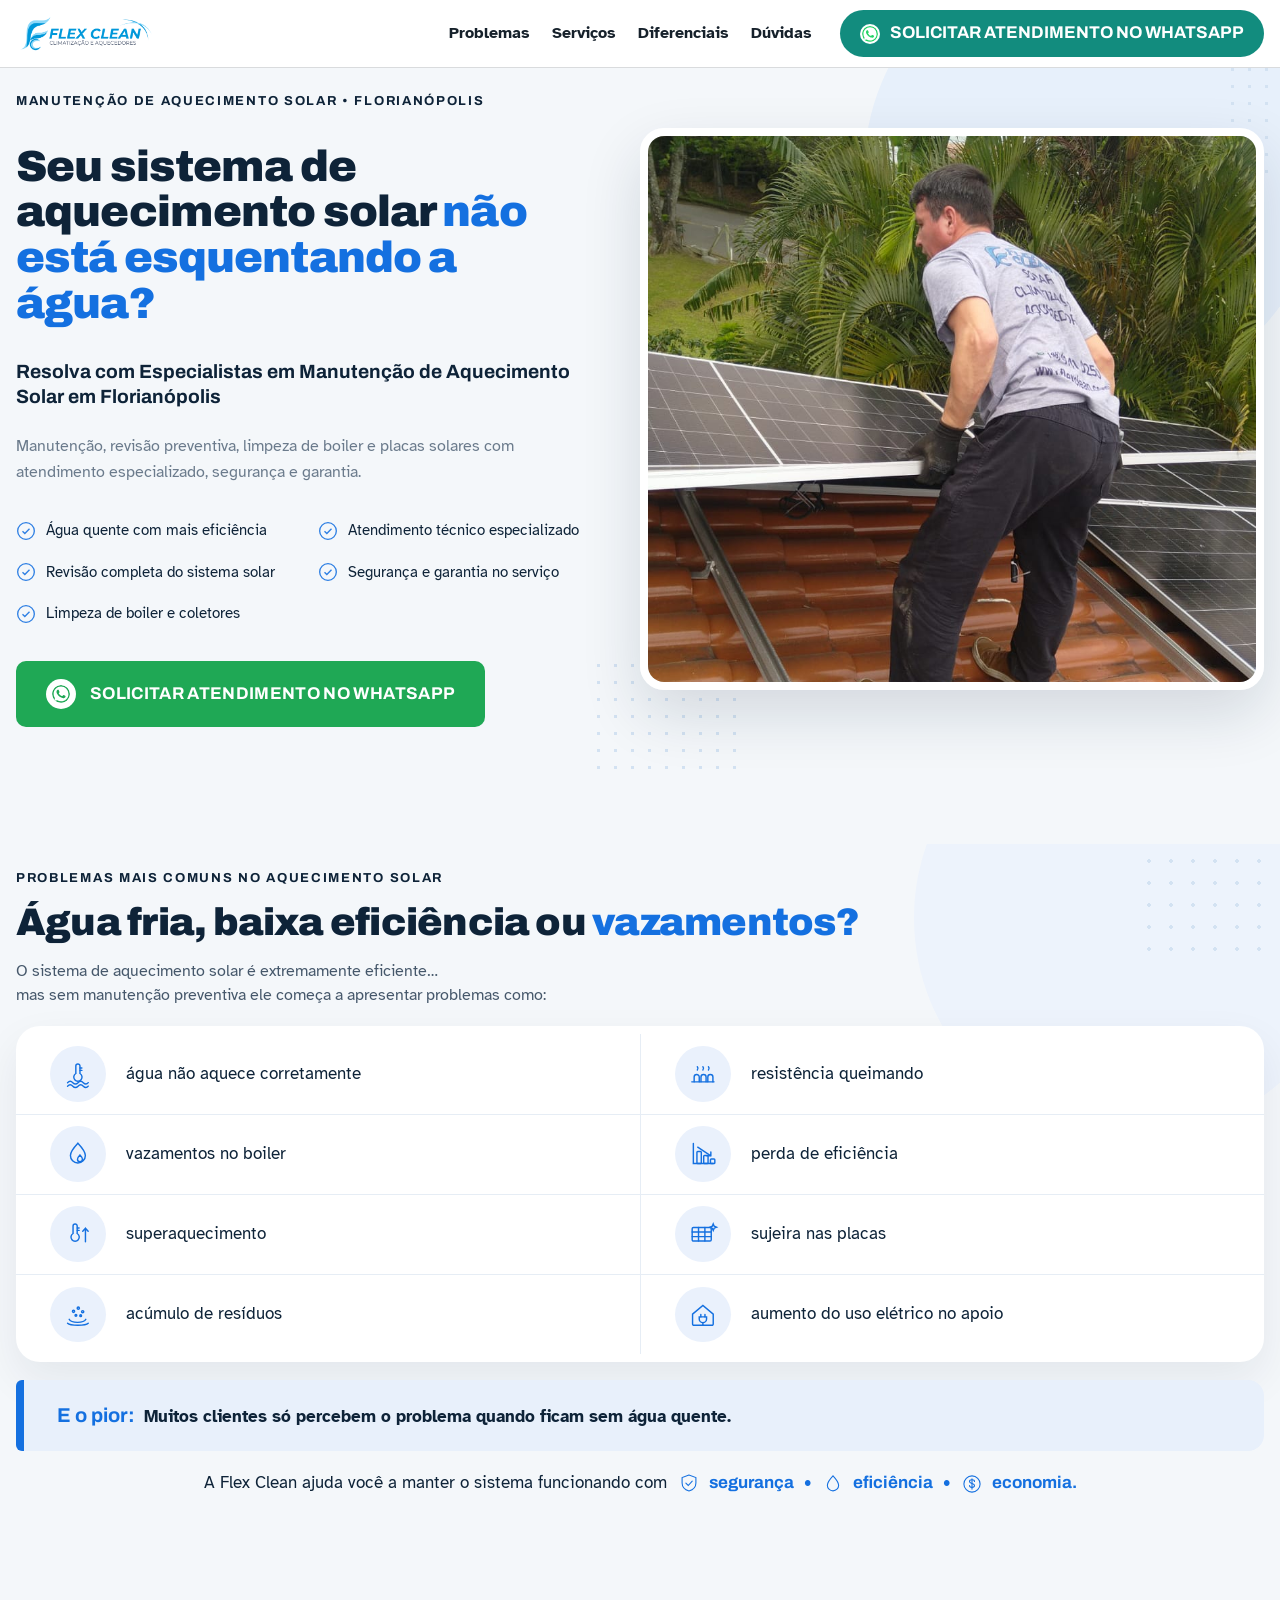
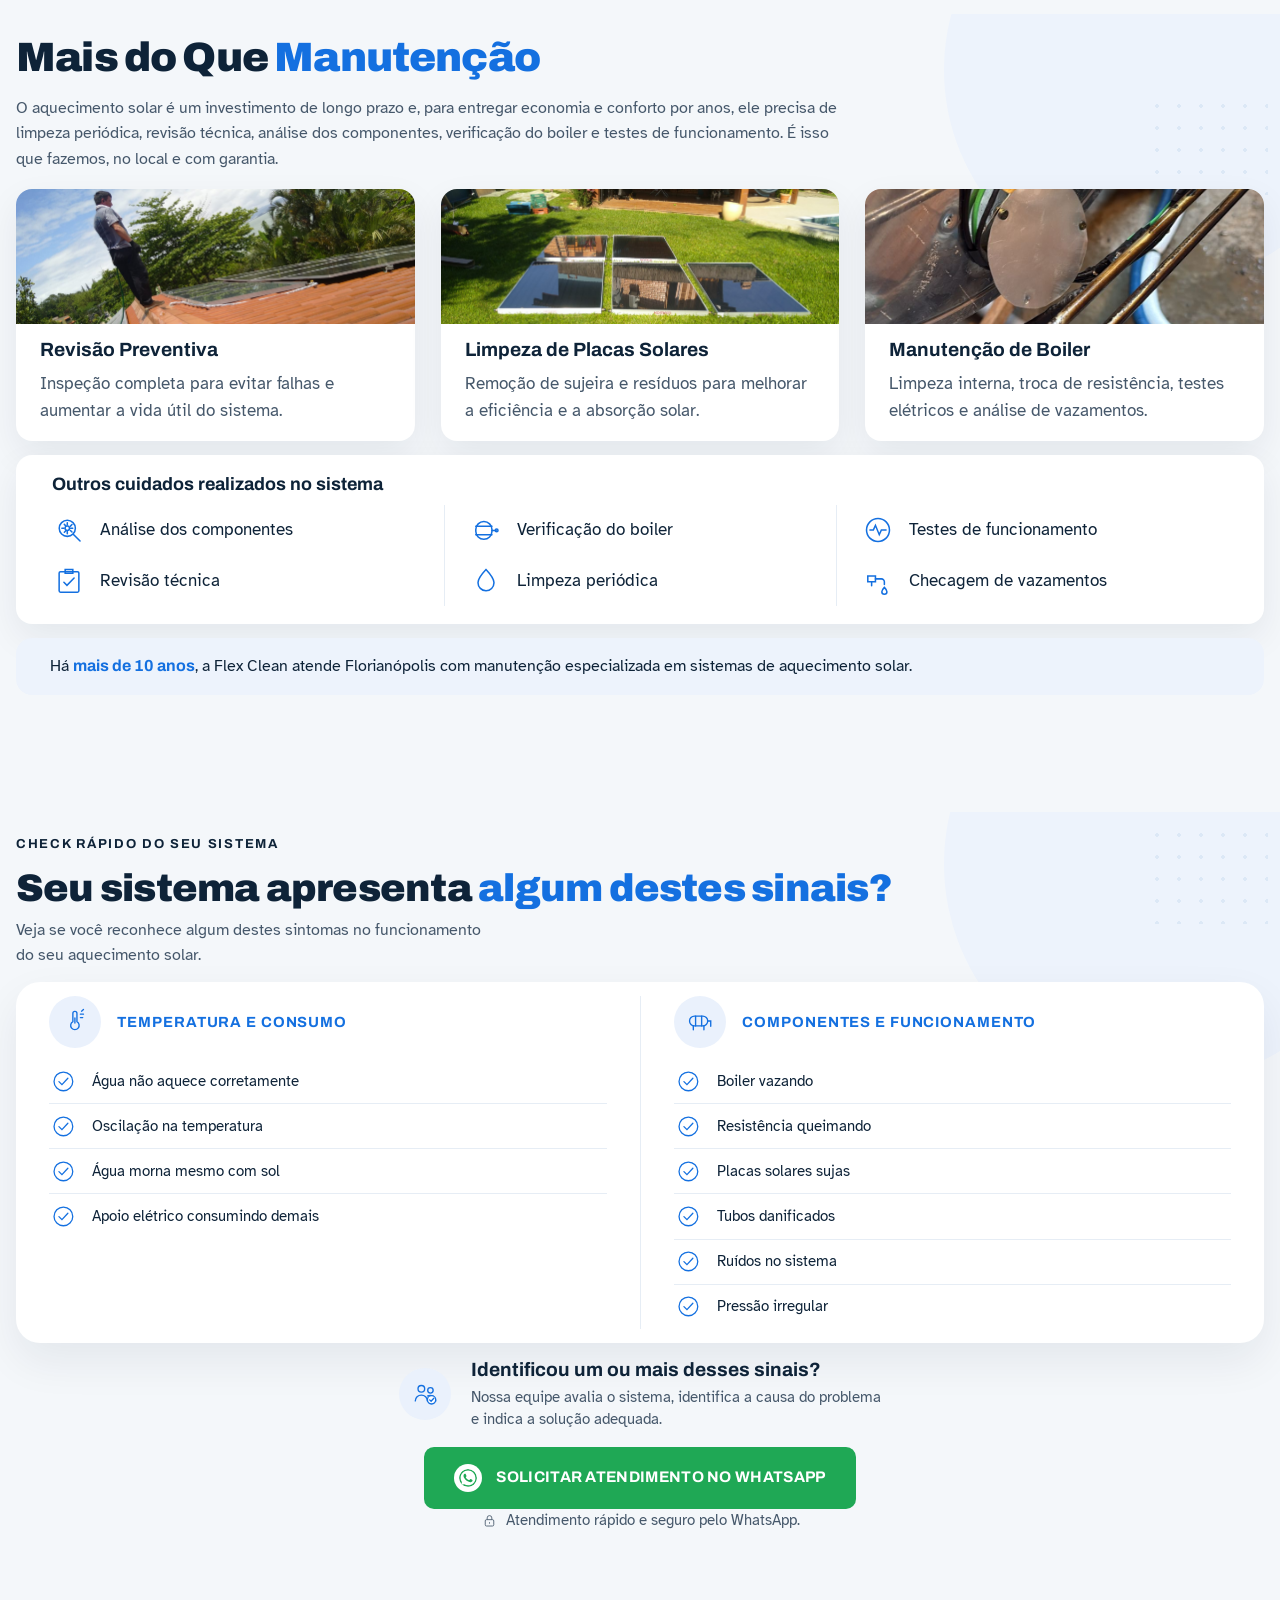
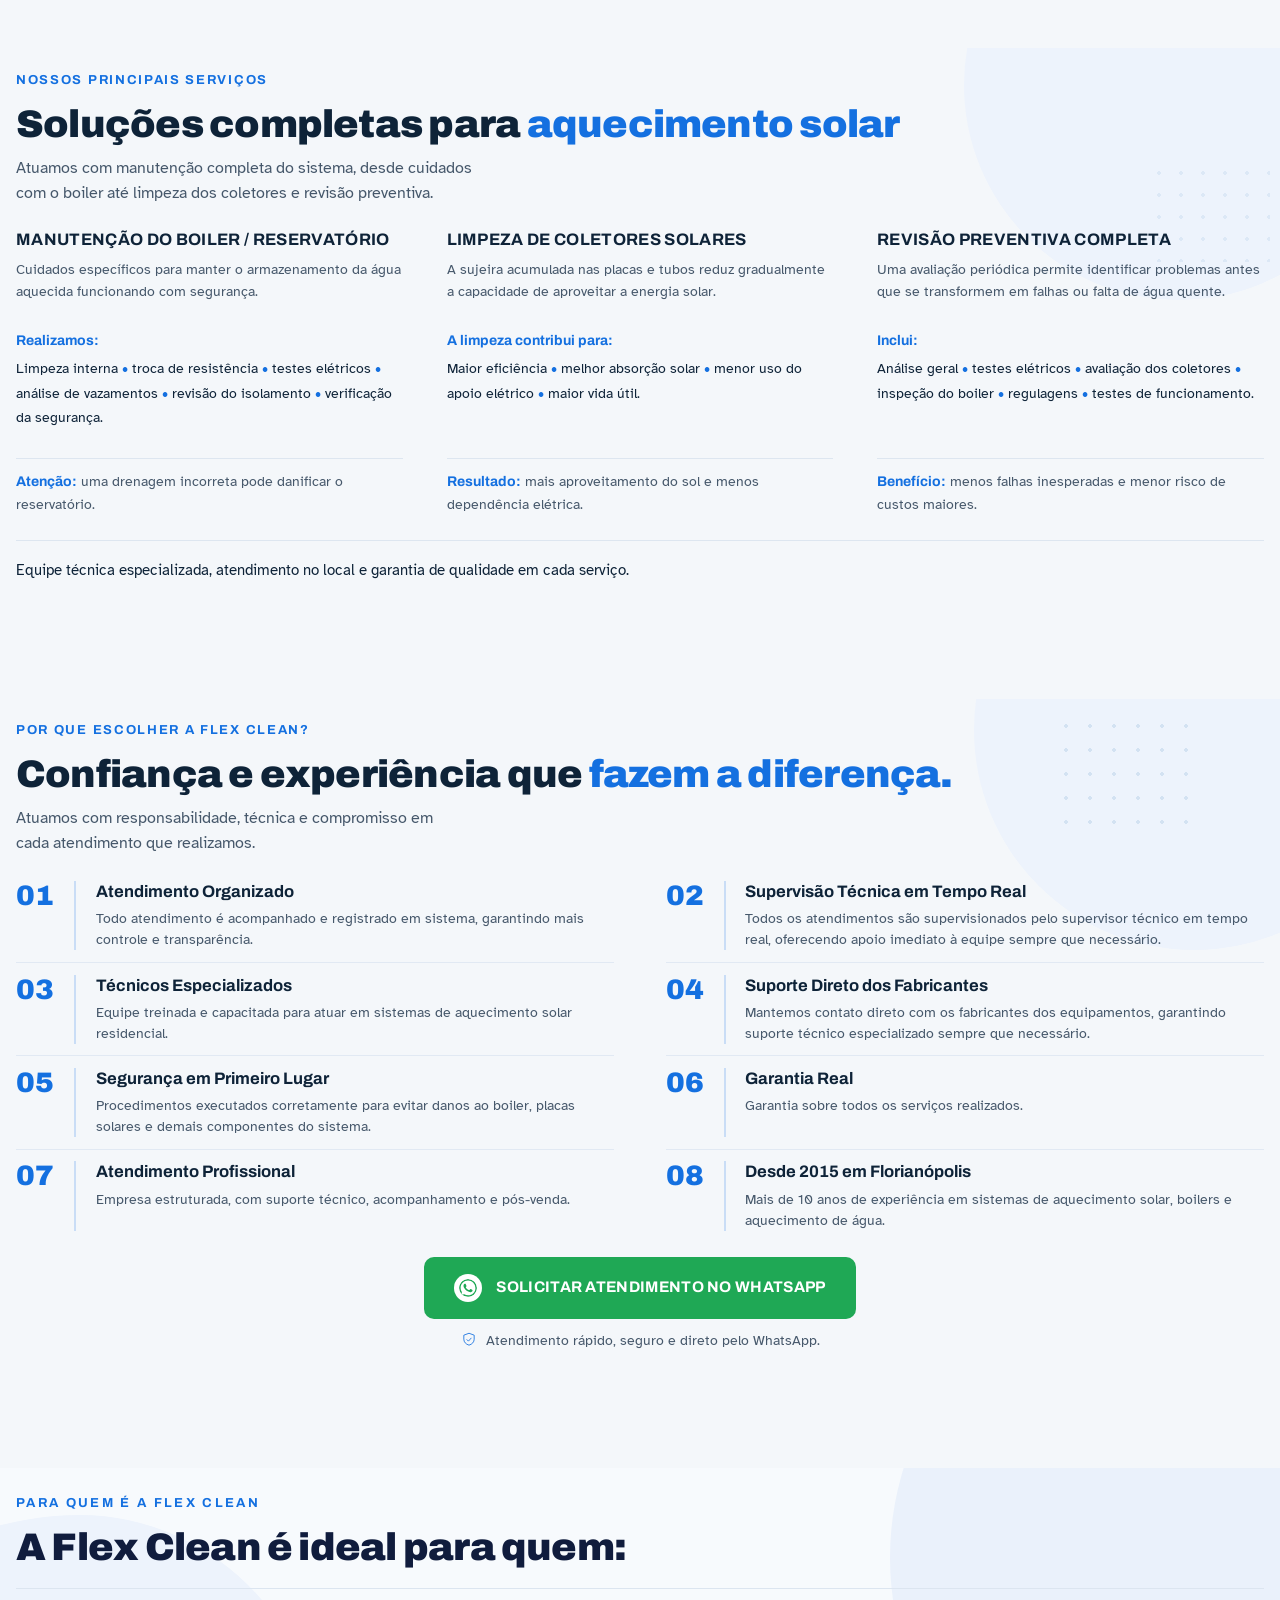
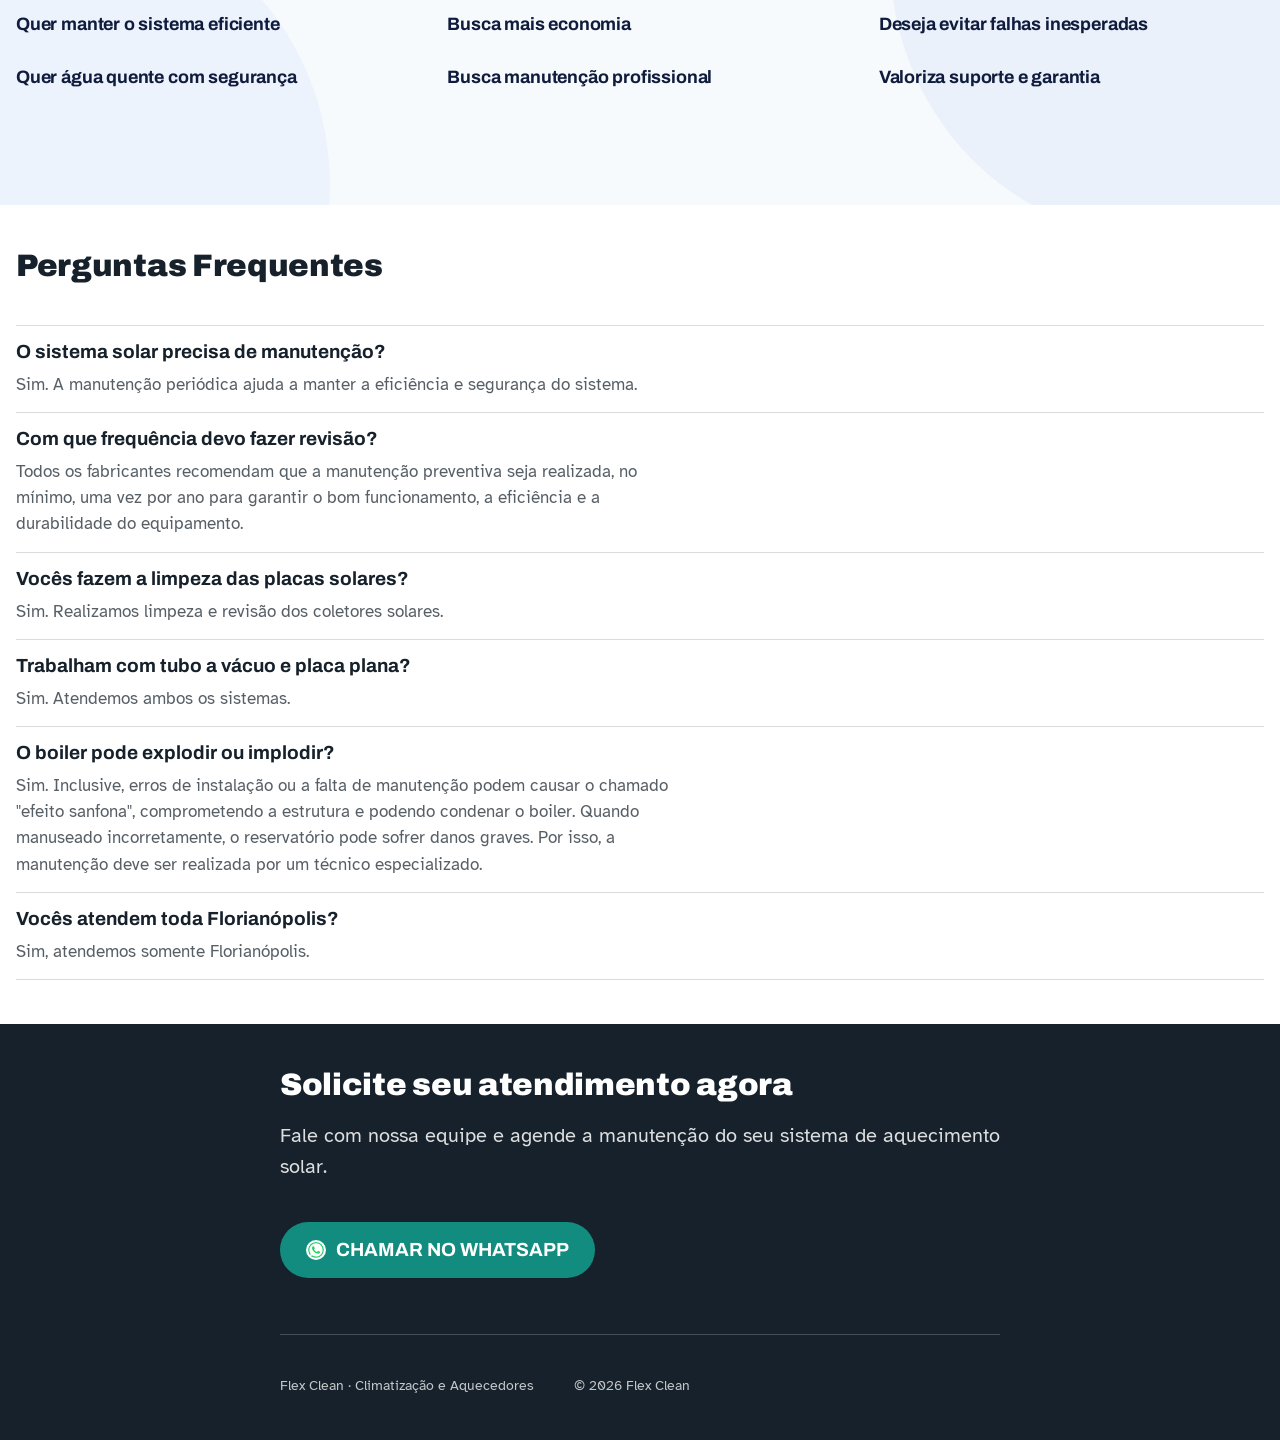
<file: solar-rev04/index.html>
<!doctype html>
<html lang="pt-BR">
<head>
<meta charset="utf-8">
<meta name="viewport" content="width=device-width, initial-scale=1">
<meta name="robots" content="noindex, nofollow">
<title>[MOCKUP] Flex Clean · Manutenção de Aquecimento Solar em Florianópolis</title>
<meta name="description" content="Manutenção, revisão preventiva, limpeza de boiler e placas solares com atendimento especializado, segurança e garantia.">
<meta property="og:title" content="Flex Clean · Manutenção de Aquecimento Solar em Florianópolis">
<meta property="og:description" content="Manutenção, revisão preventiva, limpeza de boiler e placas solares com atendimento especializado, segurança e garantia.">
<meta property="og:image" content="https://servicos.flexclean.com.br/assets/solar/hero-tecnico-boiler.jpg">
<meta property="og:type" content="website">
<link rel="icon" href="../assets/solar/flexclean-logo.png">
<link rel="stylesheet" href="styles.css">
<style>
/* ================================================================
   REPLICA DO MOCKUP  -  primeira dobra
   Cores estimadas a olho a partir da imagem enviada no chat.
   Este bloco NAO segue o v2.1: tem olho em caixa alta, icone na lista,
   canto arredondado, sombra, fundo cinza e ornamento decorativo.
   ================================================================ */
.hero-mock {
  --mk-fundo:   #F4F7FA;
  --mk-navy:    #0E2338;
  --mk-azul:    #1470E0;
  --mk-azul-cl: #2E7FE3;
  --mk-cinza:   #6B7B8C;
  --mk-verde:   #1FA855;
  --mk-blob:    #E7F0FB;
  --mk-ponto:   #D3E2F2;

  position: relative;
  overflow: hidden;
  background: var(--mk-fundo);
  padding: clamp(18px, 2.6vh, 50px) var(--esp-1) clamp(70px, 13vh, 150px);
}

/* mesmo conteiner das outras dobras: 1200px centralizado */
.hm-miolo {
  position: relative;
  max-width: var(--larg-faixa);
  margin: 0 auto;
  display: grid;
  grid-template-columns: 48fr 52fr;
  gap: 48px;
  align-items: center;
}

/* ornamentos: circulo pálido atras da imagem e duas malhas de pontos */
.hm-miolo::before {
  content: "";
  position: absolute;
  top: -150px; right: -60px;
  width: 460px; height: 460px;
  border-radius: 50%;
  background: var(--mk-blob);
  z-index: 0;
}
.hm-miolo::after {
  content: "";
  position: absolute;
  top: -30px; right: -110px;
  width: 150px; height: 120px;
  background-image: radial-gradient(circle, var(--mk-ponto) 1.6px, transparent 1.7px);
  background-size: 17px 17px;
  z-index: 0;
}
.hm-pontos {
  position: absolute;
  left: 46%; bottom: -50px;
  width: 150px; height: 120px;
  background-image: radial-gradient(circle, var(--mk-ponto) 1.6px, transparent 1.7px);
  background-size: 17px 17px;
  z-index: 0;
}

.hm-texto, .hm-figura { position: relative; z-index: 1; }

/* olho */
.hm-olho {
  font-family: 'Archivo', Arial, sans-serif;
  font-weight: 700;
  font-size: 13px;
  letter-spacing: 0.13em;
  text-transform: uppercase;
  color: var(--mk-navy);
  max-width: none;
  margin-bottom: 32px;
}

/* titulo: duas cores, entrelinha curta, escala bem contrastada */
.hero-mock h1 {
  font-family: 'Archivo', Arial, sans-serif;
  font-weight: 900;
  font-size: clamp(30px, 3.4vw, 47px);
  line-height: 1.05;
  letter-spacing: -0.02em;
  color: var(--mk-navy);
  margin: 0 0 34px;
  max-width: none;
}
.hero-mock h1 .marca-azul { color: var(--mk-azul); }

.hm-chamada {
  font-family: 'Archivo', Arial, sans-serif;
  font-weight: 700;
  font-size: clamp(18px, 1.5vw, 23px);
  line-height: 1.3;
  color: var(--mk-navy);
  max-width: none;
  margin: 0 0 24px;
}

.hm-apoio {
  font-size: clamp(16px, 1.1vw, 18px);
  line-height: 1.6;
  color: var(--mk-cinza);
  max-width: 64ch;
  margin: 0 0 34px;
}

/* lista com check circular vazado, duas colunas, texto em peso normal */
.hm-provas {
  list-style: none;
  display: grid;
  grid-template-columns: repeat(2, minmax(0, 1fr));
  grid-template-rows: repeat(3, auto);
  grid-auto-flow: column;
  gap: 18px 28px;
  margin: 0 0 36px;
  padding: 0;
}
.hm-provas li {
  display: grid;
  grid-template-columns: 20px 1fr;
  align-items: center;
  gap: 10px;
  font-size: 15px;
  font-weight: 400;
  color: var(--mk-navy);
  max-width: none;
}
.hm-check { width: 20px; height: 20px; flex: none; fill: none; stroke: var(--mk-azul-cl); stroke-width: 1.6; }

/* botao: retangulo arredondado, verde claro, glifo em circulo branco */
.hm-btn {
  display: inline-flex;
  align-items: center;
  gap: 14px;
  background: var(--mk-verde);
  color: #FFFFFF;
  font-family: 'Archivo', Arial, sans-serif;
  font-weight: 700;
  font-size: 17px;
  letter-spacing: 0.02em;
  text-transform: uppercase;
  text-decoration: none;
  padding: 18px 30px;
  border-radius: 10px;
}
.hm-btn:hover { background: #18904A; }
.hm-btn-txt { display: block; }
.hm-btn .glifo { width: 30px; height: 30px; flex: none; background: #FFFFFF; border-radius: 50%; padding: 6px; fill: var(--mk-verde); }

/* imagem: canto arredondado, moldura branca fina, sombra suave */
.hm-figura { margin: 0; }
.hm-figura img {
  width: 100%;
  aspect-ratio: 10 / 9;
  object-fit: cover;
  border-radius: 24px;
  border: 8px solid #FFFFFF;
  box-shadow: 0 24px 60px rgba(14, 35, 56, 0.14);
}

@media (max-width: 900px) {
  .hero-mock { padding: 56px var(--esp-1); }
  .hm-miolo { grid-template-columns: 1fr; gap: 32px; }
  .hm-miolo::before { width: 300px; height: 300px; top: -80px; right: -70px; }
  .hm-miolo::after, .hm-pontos { display: none; }
  .hero-mock h1 { max-width: none; }
  .hero-mock h1 .marca-azul { display: inline; }
  .hm-provas { grid-template-columns: 1fr; grid-template-rows: none; grid-auto-flow: row; gap: 14px; }
}

@media (max-width: 560px) {
  .hero-mock { padding: 40px var(--esp-1); }
  .hm-olho { font-size: 12px; margin-bottom: 20px; }
  .hero-mock h1 { margin-bottom: 22px; }
  .hm-chamada { margin-bottom: 18px; }
  .hm-apoio { margin-bottom: 26px; }
  .hm-provas { margin-bottom: 28px; }
  /* botao: glifo fixo a esquerda e rotulo ocupando o resto, sem centralizar */
  .hm-btn {
    display: flex;
    width: 100%;
    justify-content: flex-start;
    text-align: left;
    font-size: 15px;
    line-height: 1.25;
    padding: 16px 20px;
    gap: 12px;
  }
  .hm-btn-txt { flex: 1; }
  .hm-btn .glifo { width: 28px; height: 28px; padding: 5px; }
  .hm-figura img { border-width: 6px; border-radius: 18px; }
}

/* ================================================================
   REPLICA DO MOCKUP  -  segunda dobra
   Cores estimadas a olho a partir da imagem enviada no chat.
   Os 12 icones sao desenhados a mao em SVG, nenhum de biblioteca.
   ================================================================ */
.db2 {
  --d2-alt: clamp(18px, 2.7vh, 52px);
  --d2-ico: clamp(44px, 6.2vh, 60px);
  --d2-fundo:  #F4F7FA;
  --d2-navy:   #0E2338;
  --d2-azul:   #1470E0;
  --d2-icobg:  #EAF1FC;
  --d2-alerta: #E8F0FB;
  --d2-fio:    #E6EDF5;
  --d2-cinza:  #46586B;

  position: relative;
  overflow: hidden;
  background: var(--d2-fundo);
  padding: var(--d2-alt) var(--esp-1) clamp(70px, 13vh, 150px);
}
.db2-miolo { position: relative; max-width: var(--larg-faixa); margin: 0 auto; }

/* ornamentos: circulo palido e malha de pontos, so no canto superior direito */
.db2-miolo::before {
  content: ""; position: absolute; z-index: 0;
  top: -170px; right: -90px; width: 440px; height: 440px;
  border-radius: 50%; background: #EDF3FC;
}
.db2-miolo::after {
  content: ""; position: absolute; z-index: 0;
  top: -18px; right: -6px; width: 132px; height: 108px;
  background-image: radial-gradient(circle, #D3E2F2 1.7px, transparent 1.8px);
  background-size: 22px 22px;
}
.db2-miolo > * { position: relative; z-index: 1; }

/* olho com traco */
.db2-olho {
  display: flex; align-items: center; gap: 14px;
  font-family: 'Archivo', Arial, sans-serif;
  font-weight: 700; font-size: 13px; letter-spacing: 0.13em;
  text-transform: uppercase; color: var(--d2-navy);
  max-width: none; margin: 0 0 clamp(8px, 1.4vh, 18px);
}
.db2-traco { display: block; width: 44px; height: 4px; border-radius: 2px; background: var(--d2-azul); flex: none; }

.db2 h2 {
  font-family: 'Archivo', Arial, sans-serif;
  font-weight: 900; font-size: clamp(26px, min(3vw, 4.4vh), 40px);
  line-height: 1.12; letter-spacing: -0.02em;
  color: var(--d2-navy); max-width: none; margin: 0 0 clamp(10px, 1.6vh, 20px);
}
.db2 h2 .marca-azul { color: var(--d2-azul); }

.db2-apoio {
  font-size: clamp(16px, 1.1vw, 18px); line-height: 1.5; color: var(--d2-cinza);
  max-width: none; margin: 0 0 clamp(14px, 2.2vh, 32px);
}

/* cartao branco com os 8 problemas */
.db2-cartao {
  background: #FFFFFF;
  border-radius: 24px;
  box-shadow: 0 18px 44px rgba(14, 35, 56, 0.07);
  padding: 8px 0;
}
.db2-itens { list-style: none; display: grid; grid-template-columns: 1fr 1fr; margin: 0; padding: 0; }
.db2-itens li {
  display: grid; grid-template-columns: var(--d2-ico) 1fr; align-items: center; gap: 20px;
  padding: clamp(9px, 1.3vh, 20px) 34px;
  font-size: 17px; color: var(--d2-navy);
  max-width: none;
  border-bottom: 1px solid var(--d2-fio);
}
.db2-itens li:nth-child(2n) { border-left: 1px solid var(--d2-fio); }
.db2-itens li:nth-last-child(-n+2) { border-bottom: none; }

.d2-ico {
  width: var(--d2-ico); height: var(--d2-ico);
  border-radius: 50%; background: var(--d2-icobg);
  display: grid; place-items: center;
}
.d2-ico svg { width: calc(var(--d2-ico) * 0.57); height: calc(var(--d2-ico) * 0.57); fill: none; stroke: var(--d2-azul); stroke-width: 1.8; stroke-linecap: round; }
.d2-ico svg circle[r="1.4"], .d2-ico svg circle[r="1.1"] { fill: var(--d2-azul); stroke: none; }
.d2-ico-branco { background: #FFFFFF; }

/* bloco E o pior */
.db2-alerta {
  display: block;
  background: var(--d2-alerta);
  border-left: 8px solid var(--d2-azul);
  border-radius: 6px 16px 16px 6px;
  padding: clamp(16px, 2.2vh, 26px) 32px;
  margin-top: clamp(14px, 2vh, 26px);
  padding-left: clamp(24px, 2.6vw, 36px);
}
.db2-pior { font-family: 'Archivo', Arial, sans-serif; font-weight: 700; font-size: 20px; color: var(--d2-azul); margin: 0 0 4px; max-width: none; }
.db2-pior-txt { font-weight: 700; font-size: 17px; color: var(--d2-navy); margin: 0; max-width: none; }

/* linha de fechamento com os tres selos */
.db2-fecho {
  display: flex; flex-wrap: wrap; align-items: center; justify-content: center;
  gap: 10px; font-size: 17px; color: var(--d2-navy);
  max-width: none; margin: clamp(14px, 2.2vh, 32px) 0 0;
}
.d2-selo { display: inline-flex; align-items: center; gap: 8px; }
.d2-selo svg { width: 24px; height: 24px; fill: none; stroke: var(--d2-azul); stroke-width: 1.8; stroke-linecap: round; }
.d2-selo b { font-family: 'Archivo', Arial, sans-serif; color: var(--d2-azul); }
.d2-sep { color: var(--d2-azul); }

@media (max-width: 900px) {
  .db2-itens { grid-template-columns: 1fr; }
  .db2-itens li:nth-child(2n) { border-left: none; }
  .db2-itens li:nth-last-child(-n+2) { border-bottom: 1px solid var(--d2-fio); }
  .db2-itens li:last-child { border-bottom: none; }
  .db2-miolo::before { width: 260px; height: 260px; top: -120px; right: -80px; }
  .db2-miolo::after { display: none; }
  .db2 h2 { max-width: none; }
  .db2-apoio br { display: none; }
}

@media (max-width: 560px) {
  .db2 { padding: 40px var(--esp-1); --d2-ico: 48px; --d2-alt: 40px; }
  .db2-itens li { gap: 14px; padding: 16px 20px; font-size: 16px; }

  .db2-alerta { grid-template-columns: 1fr; gap: 14px; padding: 22px 20px; }
  .db2-fecho { justify-content: flex-start; }
}

/* ================================================================
   TERCEIRA DOBRA  -  replica do mockup dos servicos
   Tres cartoes com foto, cartao de outros cuidados e selo de 10 anos.
   Icones desenhados a mao, sem circulo de fundo neste bloco.
   ================================================================ */
.db3 {
  --d3-alt: clamp(16px, 2.4vh, 52px);
  --d3-ico2: clamp(26px, 3.8vh, 34px);
  --d3-selo: clamp(38px, 5.6vh, 52px);
  --d3-navy: #0E2338;
  --d3-azul: #1470E0;
  --d3-cinza: #46586B;
  --d3-fio: #E6EDF5;
  position: relative;
  overflow: hidden;
  background: #F4F7FA;
  padding: var(--d3-alt) var(--esp-1) clamp(70px, 13vh, 150px);
}
.db3-miolo { position: relative; max-width: var(--larg-faixa); margin: 0 auto; }

.db3-miolo::before {
  content: ""; position: absolute; z-index: 0;
  top: -180px; right: -110px; width: 430px; height: 430px;
  border-radius: 50%; background: #EDF3FC;
}
.db3-miolo::after {
  content: ""; position: absolute; z-index: 0;
  top: 60px; right: -4px; width: 122px; height: 100px;
  background-image: radial-gradient(circle, #DCE8F6 1.7px, transparent 1.8px);
  background-size: 22px 22px;
}
.db3-miolo > * { position: relative; z-index: 1; }

.db3 h2 {
  font-family: 'Archivo', Arial, sans-serif;
  font-weight: 900; font-size: clamp(28px, min(3.2vw, 4.6vh), 44px);
  line-height: 1.1; letter-spacing: -0.02em;
  color: var(--d3-navy); max-width: none; margin: 0 0 clamp(10px, 1.7vh, 22px);
}
.db3 h2 .marca-azul { color: var(--d3-azul); }
.db3-traco { display: block; width: 44px; height: 4px; border-radius: 2px; background: var(--d3-azul); margin: clamp(6px, 1vh, 16px) 0 clamp(6px, 1vh, 16px); }

.db3-apoio {
  font-size: clamp(16px, 1.1vw, 18px); line-height: 1.6; color: var(--d3-cinza);
  max-width: 84ch; margin: 0 0 clamp(12px, 1.8vh, 28px);
}

/* tres cartoes com foto */
.db3-cards { display: grid; grid-template-columns: repeat(3, 1fr); gap: 26px; }
.db3-card {
  background: #FFFFFF; border-radius: 16px; overflow: hidden;
  box-shadow: 0 14px 36px rgba(14, 35, 56, 0.07);
  display: flex; flex-direction: column;
}
.db3-card img { width: 100%; height: clamp(110px, 15vh, 230px); object-fit: cover; }
.db3-card-txt { padding: clamp(12px, 1.6vh, 24px) 24px clamp(13px, 1.8vh, 26px); }
.db3-card h3 {
  font-family: 'Archivo', Arial, sans-serif; font-weight: 700;
  font-size: clamp(18px, 1.5vw, 22px); color: var(--d3-navy);
  margin: 0 0 clamp(5px, 0.9vh, 14px);
}
.db3-card p { font-size: 17px; line-height: 1.6; color: var(--d3-cinza); margin: 0; max-width: none; }

/* cartao dos outros cuidados */
.db3-outros {
  background: #FFFFFF; border-radius: 16px;
  box-shadow: 0 14px 36px rgba(14, 35, 56, 0.07);
  padding: clamp(13px, 2vh, 26px) clamp(24px, 3vw, 36px);
  margin-top: clamp(10px, 1.6vh, 24px);
}
.db3-outros h3 {
  font-family: 'Archivo', Arial, sans-serif; font-weight: 700;
  font-size: clamp(17px, 1.4vw, 20px); color: var(--d3-navy);
  margin: 0 0 clamp(6px, 1.1vh, 18px);
}
.db3-outros-grade { list-style: none; display: grid; grid-template-columns: repeat(3, 1fr); margin: 0; padding: 0; }
.db3-outros-grade li {
  display: grid; grid-template-columns: var(--d3-ico2) 1fr; align-items: center; gap: 14px;
  padding: clamp(5px, 0.9vh, 12px) 24px;
  font-size: 17px; color: var(--d3-navy); max-width: none;
}
.db3-outros-grade li:nth-child(3n+1) { padding-left: 0; }
.db3-outros-grade li:not(:nth-child(3n+1)) { border-left: 1px solid var(--d3-fio); }
.db3-outros-grade svg { width: var(--d3-ico2); height: var(--d3-ico2); fill: none; stroke: var(--d3-azul); stroke-width: 1.8; stroke-linecap: round; }

/* selo dos 10 anos */
.db3-selo10 {
  display: block;
  background: #EDF3FC; border-radius: 16px;
  padding: clamp(12px, 1.8vh, 24px) clamp(24px, 3vw, 34px);
  margin-top: clamp(10px, 1.6vh, 24px);
}
.db3-selo10 svg { width: var(--d3-selo); height: var(--d3-selo); fill: none; stroke: var(--d3-azul); stroke-width: 1.7; stroke-linejoin: round; }
.db3-selo10 p { font-size: clamp(16px, 1.2vw, 18px); line-height: 1.55; color: var(--d3-navy); margin: 0; max-width: none; }
.db3-selo10 b { color: var(--d3-azul); font-family: 'Archivo', Arial, sans-serif; }

@media (max-width: 900px) {
  .db3-cards { grid-template-columns: 1fr; gap: 20px; }
  .db3-outros-grade { grid-template-columns: 1fr 1fr; }
  .db3-outros-grade li { padding-left: 20px; }
  .db3-outros-grade li:nth-child(3n+1) { padding-left: 20px; }
  .db3-outros-grade li:not(:nth-child(3n+1)) { border-left: none; }
  .db3-outros-grade li:nth-child(2n) { border-left: 1px solid var(--d3-fio); }
  .db3-outros-grade li:nth-child(2n+1) { padding-left: 0; }
}

@media (max-width: 560px) {
  .db3 { --d3-ico2: 30px; --d3-selo: 44px; --d3-alt: 40px; }
  .db3-card img { height: 190px; }
  .db3-outros-grade { grid-template-columns: 1fr; }
  .db3-outros-grade li, .db3-outros-grade li:nth-child(2n) { border-left: none; padding-left: 0; }
  .db3-selo10 { grid-template-columns: 1fr; gap: 14px; }
}

/* ================================================================
   QUARTA DOBRA  -  replica do mockup do check de sinais
   Os 10 sinais sao os mesmos da rev02, agrupados em duas colunas.
   ================================================================ */
.db4 {
  --d4-alt: clamp(16px, 2.4vh, 52px);
  --d4-ico: clamp(40px, 5.8vh, 56px);
  --d4-check: clamp(22px, 3.2vh, 30px);
  --d4-navy: #0E2338;
  --d4-azul: #1470E0;
  --d4-cinza: #46586B;
  --d4-fio: #E6EDF5;
  position: relative;
  overflow: hidden;
  background: #F4F7FA;
  padding: var(--d4-alt) var(--esp-1) clamp(70px, 13vh, 150px);
}
.db4-miolo { position: relative; max-width: var(--larg-faixa); margin: 0 auto; }
.db4-miolo::before {
  content: ""; position: absolute; z-index: 0;
  top: -190px; right: -120px; width: 440px; height: 440px;
  border-radius: 50%; background: #EDF3FC;
}
.db4-miolo::after {
  content: ""; position: absolute; z-index: 0;
  top: -10px; right: -4px; width: 122px; height: 100px;
  background-image: radial-gradient(circle, #DCE8F6 1.7px, transparent 1.8px);
  background-size: 22px 22px;
}
.db4-miolo > * { position: relative; z-index: 1; }

.db4-olho {
  display: flex; align-items: center; gap: 14px;
  font-family: 'Archivo', Arial, sans-serif;
  font-weight: 700; font-size: 13px; letter-spacing: 0.13em;
  text-transform: uppercase; color: var(--d4-navy);
  max-width: none; margin: 0 0 clamp(8px, 1.4vh, 18px);
}
.db4-traco { display: block; width: 44px; height: 4px; border-radius: 2px; background: var(--d4-azul); flex: none; }

.db4 h2 {
  font-family: 'Archivo', Arial, sans-serif;
  font-weight: 900; font-size: clamp(26px, min(3vw, 4.4vh), 42px);
  line-height: 1.1; letter-spacing: -0.02em;
  color: var(--d4-navy); max-width: none; margin: 0 0 clamp(6px, 1vh, 14px);
}
.db4 h2 .marca-azul { color: var(--d4-azul); }
.db4-apoio { font-size: clamp(16px, 1.1vw, 18px); line-height: 1.55; color: var(--d4-cinza); max-width: none; margin: 0 0 clamp(10px, 1.6vh, 26px); }

/* cartao com os dois grupos */
.db4-cartao {
  background: #FFFFFF; border-radius: 24px;
  box-shadow: 0 18px 44px rgba(14, 35, 56, 0.07);
  display: grid; grid-template-columns: 1fr 1fr;
  padding: clamp(10px, 1.6vh, 26px) 0;
}
.d4-grupo { padding: 0 clamp(22px, 2.6vw, 40px); }
.d4-grupo + .d4-grupo { border-left: 1px solid var(--d4-fio); }
.d4-grupo-topo { display: grid; grid-template-columns: var(--d4-ico) 1fr; align-items: center; gap: 16px; margin-bottom: clamp(6px, 1.2vh, 16px); }
.d4-grupo-topo h3 {
  font-family: 'Archivo', Arial, sans-serif; font-weight: 700;
  font-size: clamp(14px, 1.15vw, 17px); letter-spacing: 0.06em;
  text-transform: uppercase; color: var(--d4-azul); margin: 0;
}
.d4-ico { width: var(--d4-ico); height: var(--d4-ico); border-radius: 50%; background: #EAF1FC; display: grid; place-items: center; }
.d4-ico svg { width: calc(var(--d4-ico) * 0.58); height: calc(var(--d4-ico) * 0.58); fill: none; stroke: var(--d4-azul); stroke-width: 1.8; stroke-linecap: round; }

.d4-lista { list-style: none; margin: 0; padding: 0; }
.d4-lista li {
  display: grid; grid-template-columns: var(--d4-check) 1fr; align-items: center; gap: 14px;
  padding: clamp(5px, 0.85vh, 13px) 0;
  font-size: clamp(15px, 1.15vw, 17px); color: var(--d4-navy); max-width: none;
  border-bottom: 1px solid var(--d4-fio);
}
.d4-lista li:last-child { border-bottom: none; }
.d4-check { width: var(--d4-check); height: var(--d4-check); fill: none; stroke: var(--d4-azul); stroke-width: 1.8; stroke-linecap: round; }

/* fechamento */
.db4-fecho { display: grid; justify-items: center; margin-top: clamp(10px, 1.6vh, 26px); }
.db4-fecho-txt { display: grid; grid-template-columns: var(--d4-ico) 1fr; align-items: center; gap: 20px; }
.db4-fecho h3 {
  font-family: 'Archivo', Arial, sans-serif; font-weight: 700;
  font-size: clamp(17px, 1.5vw, 22px); color: var(--d4-navy); margin: 0 0 4px;
}
.db4-fecho p { font-size: clamp(15px, 1.15vw, 17px); line-height: 1.5; color: var(--d4-cinza); margin: 0; max-width: none; }

.db4-btn {
  display: inline-flex; align-items: center; gap: 14px;
  background: #1FA855; color: #FFFFFF;
  font-family: 'Archivo', Arial, sans-serif; font-weight: 700;
  font-size: clamp(15px, 1.2vw, 18px); letter-spacing: 0.02em;
  text-transform: uppercase; text-decoration: none;
  padding: clamp(13px, 1.9vh, 19px) clamp(22px, 2.4vw, 34px);
  border-radius: 10px;
  margin-top: clamp(10px, 1.8vh, 22px);
}
.db4-btn:hover { background: #18904A; }
.db4-btn .glifo { width: 28px; height: 28px; flex: none; background: #FFFFFF; border-radius: 50%; padding: 5px; fill: #1FA855; stroke: none; }

.db4-seguro {
  display: flex; align-items: center; gap: 8px;
  font-size: 14px; color: var(--d4-cinza);
  margin: clamp(7px, 1.2vh, 14px) 0 0; max-width: none;
}
.db4-seguro svg { width: 17px; height: 17px; fill: none; stroke: var(--d4-cinza); stroke-width: 2; }

@media (max-width: 900px) {
  .db4 { --d4-ico: 48px; --d4-check: 26px; --d4-alt: 40px; }
  .db4-cartao { grid-template-columns: 1fr; padding: 8px 0; }
  .d4-grupo { padding: 18px clamp(20px, 5vw, 30px); }
  .d4-grupo + .d4-grupo { border-left: none; border-top: 1px solid var(--d4-fio); }
  .db4 h2 { max-width: none; }
  .db4-apoio br, .db4-fecho p br { display: none; }
}

@media (max-width: 560px) {
  .db4-fecho-txt { grid-template-columns: 1fr; gap: 12px; justify-items: start; }
  .db4-btn { width: 100%; justify-content: flex-start; text-align: left; }
  .db4-fecho { justify-items: start; }
}

/* ================================================================
   QUINTA DOBRA  -  replica do mockup dos servicos principais
   Tres colunas sobre o fundo, sem cartao. Itens em texto corrido
   separados por bullet, como no mockup.
   ================================================================ */
.db5 {
  --d5-alt: clamp(16px, 2.4vh, 52px);
  --d5-navy: #0E2338;
  --d5-azul: #1470E0;
  --d5-cinza: #46586B;
  --d5-fio: #DDE6F0;
  position: relative;
  overflow: hidden;
  background: #F4F7FA;
  padding: var(--d5-alt) var(--esp-1) clamp(70px, 13vh, 150px);
}
.db5-miolo { position: relative; max-width: var(--larg-faixa); margin: 0 auto; }
.db5-miolo::before {
  content: ""; position: absolute; z-index: 0;
  top: -200px; right: -130px; width: 430px; height: 430px;
  border-radius: 50%; background: #EDF3FC;
}
.db5-miolo::after {
  content: ""; position: absolute; z-index: 0;
  top: 92px; right: -6px; width: 122px; height: 100px;
  background-image: radial-gradient(circle, #DCE8F6 1.7px, transparent 1.8px);
  background-size: 22px 22px;
}
.db5-miolo > * { position: relative; z-index: 1; }

.db5-olho {
  display: flex; align-items: center; gap: 14px;
  font-family: 'Archivo', Arial, sans-serif;
  font-weight: 700; font-size: 13px; letter-spacing: 0.13em;
  text-transform: uppercase; color: var(--d5-azul);
  max-width: none; margin: 0 0 clamp(8px, 1.4vh, 18px);
}
.db5-traco, .d5-traco { display: block; width: 44px; height: 4px; border-radius: 2px; background: var(--d5-azul); flex: none; }

.db5 h2 {
  font-family: 'Archivo', Arial, sans-serif;
  font-weight: 900; font-size: clamp(26px, min(3vw, 4.4vh), 42px);
  line-height: 1.1; letter-spacing: -0.02em;
  color: var(--d5-navy); max-width: none; margin: 0 0 clamp(6px, 1.2vh, 14px);
}
.db5 h2 .marca-azul { color: var(--d5-azul); }
.db5-apoio { font-size: clamp(16px, 1.1vw, 18px); line-height: 1.55; color: var(--d5-cinza); max-width: none; margin: 0 0 clamp(16px, 2.6vh, 40px); }

/* tres colunas direto sobre o fundo, sem cartao */
.db5-grade { display: grid; grid-template-columns: repeat(3, 1fr); gap: clamp(24px, 3.4vw, 52px); }
.d5-col > * { max-width: none; }
.d5-col .d5-traco { margin-bottom: clamp(10px, 1.6vh, 18px); }
.d5-col h3 {
  font-family: 'Archivo', Arial, sans-serif; font-weight: 700;
  font-size: clamp(15px, 1.3vw, 19px); line-height: 1.25; letter-spacing: 0.02em;
  text-transform: uppercase; color: var(--d5-navy);
  margin: 0 0 clamp(10px, 1.6vh, 20px);
}
.d5-desc { font-size: clamp(14px, 1.05vw, 16px); line-height: 1.6; color: var(--d5-cinza); margin: 0 0 clamp(10px, 1.8vh, 22px); }
.d5-rot {
  font-family: 'Archivo', Arial, sans-serif; font-weight: 700;
  font-size: clamp(14px, 1.05vw, 16px); color: var(--d5-azul);
  margin: 0 0 clamp(6px, 1vh, 12px);
}
.d5-itens { font-size: clamp(14px, 1.05vw, 16px); line-height: 1.75; color: var(--d5-navy); margin: 0 0 clamp(10px, 1.6vh, 20px); }
.d5-sep { color: var(--d5-azul); font-weight: 700; }
.d5-fecho {
  font-size: clamp(14px, 1.05vw, 16px); line-height: 1.6; color: var(--d5-cinza);
  border-top: 1px solid var(--d5-fio);
  padding-top: clamp(8px, 1.4vh, 16px); margin: 0;
}
.d5-fecho b { font-family: 'Archivo', Arial, sans-serif; color: var(--d5-azul); }

.db5-rodape {
  font-size: clamp(15px, 1.1vw, 17px); color: var(--d5-navy);
  max-width: none;
  border-top: 1px solid var(--d5-fio);
  margin: clamp(16px, 2.6vh, 40px) 0 0;
  padding-top: clamp(12px, 2vh, 26px);
}
.db5-rodape svg { width: 30px; height: 30px; flex: none; fill: none; stroke: var(--d5-azul); stroke-width: 1.8; stroke-linejoin: round; }

@media (max-width: 900px) {
  .db5 { --d5-alt: 40px; }
  .db5-grade { grid-template-columns: 1fr; gap: 30px; }
  .db5 h2 { max-width: none; }
  .db5-apoio br, .d5-col h3 br { display: none; }
  .db5-rodape { justify-content: flex-start; text-align: left; align-items: flex-start; }
}

/* ================================================================
   SEXTA DOBRA  -  replica do mockup dos diferenciais
   As 8 razoes sao as da rev02, numeradas e em duas colunas.
   ================================================================ */
.db6 {
  --d6-alt: clamp(16px, 2.4vh, 52px);
  --d6-navy: #0E2338;
  --d6-azul: #1470E0;
  --d6-cinza: #46586B;
  --d6-fio: #E1E9F3;
  --d6-regua: #C9DDF6;
  position: relative;
  overflow: hidden;
  background: #F4F7FA;
  padding: var(--d6-alt) var(--esp-1) clamp(70px, 13vh, 150px);
}
.db6-miolo { position: relative; max-width: var(--larg-faixa); margin: 0 auto; }
.db6-miolo::before {
  content: ""; position: absolute; z-index: 0;
  top: -210px; right: -150px; width: 440px; height: 440px;
  border-radius: 50%; background: #EDF3FC;
}
.db6-miolo::after {
  content: ""; position: absolute; z-index: 0;
  top: -6px; right: 60px; width: 150px; height: 128px;
  background-image: radial-gradient(circle, #D3E2F2 1.7px, transparent 1.8px);
  background-size: 24px 24px;
}
.db6-miolo > * { position: relative; z-index: 1; }

.db6-olho {
  display: flex; align-items: center; gap: 14px;
  font-family: 'Archivo', Arial, sans-serif;
  font-weight: 700; font-size: 13px; letter-spacing: 0.13em;
  text-transform: uppercase; color: var(--d6-azul);
  max-width: none; margin: 0 0 clamp(8px, 1.4vh, 18px);
}
.db6-traco { display: block; width: 44px; height: 4px; border-radius: 2px; background: var(--d6-azul); flex: none; }

.db6 h2 {
  font-family: 'Archivo', Arial, sans-serif;
  font-weight: 900; font-size: clamp(26px, min(3vw, 4.4vh), 42px);
  line-height: 1.1; letter-spacing: -0.02em;
  color: var(--d6-navy); max-width: none; margin: 0 0 clamp(6px, 1.2vh, 14px);
}
.db6 h2 .marca-azul { color: var(--d6-azul); }
.db6-apoio { font-size: clamp(16px, 1.1vw, 18px); line-height: 1.55; color: var(--d6-cinza); max-width: none; margin: 0 0 clamp(9px, 1.5vh, 26px); }

/* as 8 razoes numeradas, em duas colunas */
.db6-itens {
  list-style: none; margin: 0; padding: 0;
  display: grid; grid-template-columns: 1fr 1fr;
  column-gap: clamp(28px, 4vw, 64px);
}
.db6-itens li {
  display: grid; grid-template-columns: auto 1fr;
  gap: clamp(14px, 1.6vw, 24px);
  padding: clamp(8px, 1.3vh, 18px) 0;
  border-bottom: 1px solid var(--d6-fio);
  max-width: none;
}
.db6-itens li:nth-last-child(-n+2) { border-bottom: none; }
.d6-num {
  font-family: 'Archivo', Arial, sans-serif; font-weight: 900;
  font-size: clamp(24px, 2.2vw, 34px); line-height: 1.05;
  color: var(--d6-azul); font-variant-numeric: tabular-nums;
}
.d6-txt { border-left: 2px solid var(--d6-regua); padding-left: clamp(14px, 1.5vw, 22px); }
.d6-txt h3 {
  font-family: 'Archivo', Arial, sans-serif; font-weight: 700;
  font-size: clamp(15px, 1.3vw, 19px); line-height: 1.25;
  color: var(--d6-navy); margin: 0 0 clamp(3px, 0.7vh, 8px);
}
.d6-txt p { font-size: clamp(14px, 1.05vw, 16px); line-height: 1.5; color: var(--d6-cinza); margin: 0; max-width: none; }

/* fechamento */
.db6-fecho { display: grid; justify-items: center; margin-top: clamp(10px, 1.6vh, 28px); }
.db6-btn {
  display: inline-flex; align-items: center; gap: 14px;
  background: #1FA855; color: #FFFFFF;
  font-family: 'Archivo', Arial, sans-serif; font-weight: 700;
  font-size: clamp(15px, 1.2vw, 18px); letter-spacing: 0.02em;
  text-transform: uppercase; text-decoration: none;
  padding: clamp(13px, 1.9vh, 19px) clamp(22px, 2.4vw, 34px);
  border-radius: 10px;
}
.db6-btn:hover { background: #18904A; }
.db6-btn .glifo { width: 28px; height: 28px; flex: none; background: #FFFFFF; border-radius: 50%; padding: 5px; fill: #1FA855; stroke: none; }
.db6-seguro {
  display: flex; align-items: center; gap: 8px;
  font-size: 14px; color: var(--d6-cinza);
  margin: clamp(7px, 1.2vh, 14px) 0 0; max-width: none;
}
.db6-seguro svg { width: 18px; height: 18px; fill: none; stroke: var(--d6-azul); stroke-width: 1.9; stroke-linejoin: round; }

@media (max-width: 900px) {
  .db6 { --d6-alt: 40px; }
  .db6-itens { grid-template-columns: 1fr; }
  .db6-itens li:nth-last-child(-n+2) { border-bottom: 1px solid var(--d6-fio); }
  .db6-itens li:last-child { border-bottom: none; }
  .db6 h2 br, .db6-apoio br { display: none; }
}

@media (max-width: 560px) {
  .db6-btn { width: 100%; justify-content: flex-start; text-align: left; }
  .db6-fecho { justify-items: start; }
}

/* ================================================================
   DOBRA "PARA QUEM"  -  replica do mockup
   Seis frases grandes em tres colunas, sem icone e sem marcador.
   Os seis itens sao os da rev02, na mesma ordem.
   ================================================================ */
.db7 {
  --d7-alt: clamp(30px, 7vh, 80px);
  --d7-navy: #101C3D;
  --d7-azul: #1470E0;
  --d7-fio: #DCE5F0;
  position: relative;
  overflow: hidden;
  background: #F7FAFD;
  padding: var(--d7-alt) var(--esp-1) clamp(70px, 13vh, 150px);
}
/* manchas pálidas: uma no alto à direita, outra embaixo à esquerda */
.db7::before {
  content: ""; position: absolute; z-index: 0;
  top: -190px; right: -170px; width: 560px; height: 560px;
  border-radius: 46% 54% 52% 48% / 50% 44% 56% 50%;
  background: #EAF1FB;
}
.db7::after {
  content: ""; position: absolute; z-index: 0;
  bottom: -230px; left: -190px; width: 520px; height: 520px;
  border-radius: 52% 48% 46% 54% / 44% 52% 48% 56%;
  background: #EDF3FC;
}
.db7-miolo { position: relative; z-index: 1; max-width: var(--larg-faixa); margin: 0 auto; }

.db7-olho {
  font-family: 'Archivo', Arial, sans-serif;
  font-weight: 700; font-size: 13px; letter-spacing: 0.18em;
  text-transform: uppercase; color: var(--d7-azul);
  max-width: none; margin: 0 0 clamp(14px, 3vh, 30px);
}

.db7 h2 {
  font-family: 'Archivo', Arial, sans-serif;
  font-weight: 900; font-size: clamp(28px, min(3.4vw, 6vh), 46px);
  line-height: 1.1; letter-spacing: -0.02em;
  color: var(--d7-navy); max-width: none;
  margin: 0 0 clamp(20px, 5.5vh, 56px);
  padding-bottom: clamp(20px, 5.5vh, 56px);
  border-bottom: 1px solid var(--d7-fio);
}

.db7-itens {
  list-style: none; margin: 0; padding: 0;
  display: grid; grid-template-columns: repeat(3, 1fr);
  gap: clamp(28px, 9vh, 90px) clamp(28px, 3.6vw, 60px);
}
.db7-itens li {
  font-family: 'Archivo', Arial, sans-serif; font-weight: 700;
  font-size: clamp(19px, min(1.9vw, 4.2vh), 32px);
  line-height: 1.22; letter-spacing: -0.01em;
  color: var(--d7-navy); max-width: none;
}

@media (max-width: 900px) {
  .db7 { --d7-alt: 40px; }
  .db7-itens { grid-template-columns: 1fr 1fr; gap: 26px 28px; }
  .db7-itens li { font-size: 20px; max-width: none; }
  .db7::before { width: 320px; height: 320px; top: -130px; right: -120px; }
  .db7::after { width: 300px; height: 300px; bottom: -160px; left: -130px; }
}

@media (max-width: 560px) {
  .db7-itens { grid-template-columns: 1fr; gap: 18px; }
}

/* rolagem por ancora: o cabecalho fixo tem 68px e cobria o topo da secao.
   scroll-margin-top faz o navegador parar antes, deixando o titulo visivel. */
section[id] { scroll-margin-top: 84px; }

/* o logo do cabecalho leva ao topo da pagina */
.cabecalho-logo { display: flex; align-items: center; flex: none; }
.cabecalho-logo img { display: block; }

/* alinhamento entre colunas: cada coluna ocupa 5 linhas da grade e herda as
   linhas do pai (subgrid). Titulo, descricao, rotulo, itens e fecho ficam na
   mesma altura nas tres colunas, qualquer que seja o tamanho de cada lista. */
.db5-grade { grid-template-rows: repeat(5, auto); }
.d5-col { display: grid; grid-row: span 5; grid-template-rows: subgrid; align-content: start; }
@media (max-width: 900px) {
  .db5-grade { grid-template-rows: none; }
  .d5-col { display: block; grid-row: auto; }
}

/* perguntas frequentes na largura das demais dobras, alinhadas a esquerda */
#duvidas .miolo-texto { max-width: var(--larg-faixa); }

/* ritmo das colunas de servico: titulo colado na descricao, rotulo colado nos
   itens e um espaco igual entre os grupos. Sem espaco extra entre as linhas da grade. */
@media (min-width: 901px) { .db5-grade { row-gap: 0; } }
.d5-col h3 { margin-bottom: clamp(6px, 1vh, 10px); }
.d5-desc { margin-bottom: clamp(18px, 3vh, 36px); }
.d5-rot { margin-bottom: clamp(4px, 0.6vh, 8px); }
.d5-itens { margin-bottom: clamp(18px, 3vh, 36px); }

/* E o pior: rotulo e frase na mesma linha */
.db2-alerta .db2-pior, .db2-alerta .db2-pior-txt { display: inline; }
.db2-alerta .db2-pior { margin-right: 4px; }

/* ideal para quem: titulo, itens e espacos na mesma escala das demais dobras */
.db7 h2 {
  font-size: clamp(26px, min(3vw, 4.4vh), 40px);
  margin-bottom: clamp(14px, 2.6vh, 32px);
  padding-bottom: clamp(12px, 2.2vh, 26px);
}
.db7-itens li { font-size: clamp(16px, 1.4vw, 22px); line-height: 1.25; }
@media (min-width: 901px) {
  .db7 { --d7-alt: clamp(18px, 2.8vh, 56px); }
  .db7-olho { margin-bottom: clamp(8px, 1.4vh, 18px); }
  .db7-itens { gap: clamp(16px, 3.4vh, 40px) clamp(28px, 3.6vw, 60px); }
}

/* foto do hero em retrato: o recorte sobe para manter a cabeca do tecnico e as placas */
.hm-figura img { object-position: 50% 40%; }
</style>
</head>
<body>

<svg width="0" height="0" style="position:absolute" aria-hidden="true" focusable="false"><defs>
  <!-- 1. agua nao aquece: termometro sobre ondas -->
  <g id="i-agua"><path d="M20 7.5a2.6 2.6 0 0 1 2.6 2.6v9.4a5.2 5.2 0 1 1-5.2 0v-9.4A2.6 2.6 0 0 1 20 7.5Z"/><path d="M22.8 12.6h2.2M22.8 15.6h2.2"/><path d="M7 31c2.2-2.2 4.4-2.2 6.6 0s4.4 2.2 6.6 0 4.4-2.2 6.6 0 4.4 2.2 6.2 0"/><path d="M7 35.4c2.2-2.2 4.4-2.2 6.6 0s4.4 2.2 6.6 0 4.4-2.2 6.6 0 4.4 2.2 6.2 0"/></g>
  <!-- 2. resistencia queimando: serpentina com calor -->
  <g id="i-resist"><path d="M6 30h28"/><path d="M9 30v-6a3.2 3.2 0 0 1 6.4 0v6m2.2 0v-6a3.2 3.2 0 0 1 6.4 0v6m2.2 0v-6a3.2 3.2 0 0 1 6.4 0v6"/><path d="M13 15q1.8-2 0-4M20 15q1.8-2 0-4M27 15q1.8-2 0-4"/></g>
  <!-- 3. vazamentos no boiler: gota com gota menor -->
  <g id="i-gota2"><path d="M20 6.5c0 0 9.4 10 9.4 15.6A9.4 9.4 0 0 1 10.6 22C10.6 16.5 20 6.5 20 6.5Z"/><path d="M22.6 21.4c0 0 3.1 3.3 3.1 5.2a3.1 3.1 0 0 1-6.2 0c0-1.9 3.1-5.2 3.1-5.2Z"/></g>
  <!-- 4. perda de eficiencia: barras decrescentes com seta -->
  <g id="i-perda"><path d="M8 7v25h25"/><rect x="12.5" y="17" width="5.5" height="15" rx="1"/><rect x="21" y="22" width="5.5" height="10" rx="1"/><rect x="29.5" y="26.5" width="5.5" height="5.5" rx="1"/><path d="M13.5 11.5 30 22.5m0 0h-5m5 0v-5"/></g>
  <!-- 5. superaquecimento: termometro com seta -->
  <g id="i-super"><path d="M16.5 7.5a2.6 2.6 0 0 1 2.6 2.6v9.4a5.2 5.2 0 1 1-5.2 0v-9.4a2.6 2.6 0 0 1 2.6-2.6Z"/><path d="M19.3 12.6h2.2M19.3 15.6h2.2"/><path d="M29.5 30V13m0 0-3.4 3.6M29.5 13l3.4 3.6"/></g>
  <!-- 6. sujeira nas placas: placa solar com brilho -->
  <g id="i-placa"><rect x="6.5" y="12" width="24" height="17" rx="1.6"/><path d="M6.5 17.7h24M6.5 23.4h24M14.5 12v17M22.5 12v17"/><path d="m33 7.5 1.2 2.9 2.9 1.2-2.9 1.2L33 15.7l-1.2-2.9-2.9-1.2 2.9-1.2z"/></g>
  <!-- 7. acumulo de residuos: particulas caindo na calha -->
  <g id="i-residuo"><path d="M9 25.5c2.6 5.2 18.4 5.2 21 0"/><path d="M7 30.5c3.4 3.4 22.6 3.4 26 0"/><circle cx="14.5" cy="15.5" r="1.4"/><circle cx="20.5" cy="11.5" r="1.4"/><circle cx="26" cy="16" r="1.4"/><circle cx="17.5" cy="20.5" r="1.1"/><circle cx="23.5" cy="21" r="1.1"/></g>
  <!-- 8. aumento do uso eletrico: casa com tomada -->
  <g id="i-casa"><path d="M7 19 20 8l13 11v12.5a1.6 1.6 0 0 1-1.6 1.6H8.6A1.6 1.6 0 0 1 7 31.5Z"/><path d="M17.4 19.5v3M22.6 19.5v3"/><path d="M15.4 22.5h9.2v2.6a4.6 4.6 0 0 1-9.2 0Z"/><path d="M20 29.7v3"/></g>
  <!-- alerta do bloco "E o pior" -->
  <g id="i-alerta"><path d="M20 7.5 34.5 32h-29Z" stroke-linejoin="round"/><path d="M20 16.5v7M20 27.4h.02"/></g>

  <!-- limpeza periodica: rodo sobre a placa, com brilho -->
  <g id="i-limpeza"><path d="M11 8h18v6H11z"/><path d="M14 14v5M20 14v5M26 14v5"/><path d="M7 25c4.5 3.5 21.5 3.5 26 0"/><path d="m32 27.5.9 2.2 2.2.9-2.2.9-.9 2.2-.9-2.2-2.2-.9 2.2-.9z"/></g>
  <!-- revisao tecnica: prancheta com check -->
  <g id="i-revisao"><path d="M10 9h20a1.6 1.6 0 0 1 1.6 1.6v21A1.6 1.6 0 0 1 30 33.2H10a1.6 1.6 0 0 1-1.6-1.6v-21A1.6 1.6 0 0 1 10 9Z"/><path d="M15.5 6.5h9v4.4h-9z"/><path d="m14 21.5 3.6 3.6 8.4-8.6"/></g>
  <!-- analise dos componentes: lupa sobre engrenagem -->
  <g id="i-analise"><circle cx="18" cy="18" r="9.5"/><path d="m25 25 8 8"/><path d="M18 14.2v-2.6M18 24.4v-2.6M21.7 15.4l1.8-1.8M14.5 22.6l1.8-1.8M21.8 18h2.6M11.6 18h2.6M21.7 20.6l1.8 1.8M14.5 13.4l1.8 1.8"/><circle cx="18" cy="18" r="2.6"/></g>
  <!-- verificacao do boiler: reservatorio cilindrico com manometro -->
  <g id="i-boiler"><rect x="8" y="10" width="19" height="21" rx="9.5"/><path d="M8 15.5h19M8 25.5h19"/><path d="M27 20.5h5"/><circle cx="32.5" cy="20.5" r="1.6"/></g>
  <!-- testes de funcionamento: manometro com ponteiro -->
  <g id="i-teste"><path d="M7.5 27a13 13 0 1 1 25 0"/><path d="m20 27 6.5-8"/><circle cx="20" cy="27" r="1.8"/><path d="M20 11v2.4M9.6 16.2l2 1.2M30.4 16.2l-2 1.2"/></g>
  <!-- conforto: chuveiro com gotas -->
  <g id="i-conforto"><path d="M20 6v5"/><path d="M11.5 15.5a8.5 8.5 0 0 1 17 0Z"/><path d="M14.5 21v2M20 22.5v3M25.5 21v2M17 26v2M23 26v2"/></g>
  <!-- sustentabilidade: folha -->
  <g id="i-folha"><path d="M31 9C18 9 10 14.5 10 24a9.5 9.5 0 0 0 3 7c0-9 6-14.5 15-16-7 3.5-11 8.5-12.5 17 9 1.5 15.5-4 15.5-23Z"/><path d="M8.5 32.5c2-5 5-8.5 8.5-11"/></g>
  <!-- longa vida util: relogio -->
  <g id="i-relogio"><circle cx="20" cy="21" r="12.5"/><path d="M20 13.5V21l5 3"/><path d="M15 6.5h10"/></g>

  <!-- testes de funcionamento: linha de pulso -->
  <g id="i-pulso"><circle cx="20" cy="20" r="13.5"/><path d="M10.5 20h4l2.5-5.5 4.5 11 2.5-5.5h5.5"/></g>
  <!-- checagem de vazamentos: torneira com gota -->
  <g id="i-torneira"><path d="M8 14h9v7H8z"/><path d="M17 17.5h7a3.5 3.5 0 0 1 3.5 3.5v3"/><path d="M12.5 21v4.5"/><path d="M27.5 27.5c0 0 3 3.2 3 5a3 3 0 0 1-6 0c0-1.8 3-5 3-5Z"/></g>
  <!-- selo de 10 anos: escudo com estrela -->
  <g id="i-escudo-estrela"><path d="M20 4.5 7.5 9.2v9.6c0 6.8 4.9 12.1 12.5 14.4 7.6-2.3 12.5-7.6 12.5-14.4V9.2Z"/><path d="m20 12.5 2.4 4.9 5.4.8-3.9 3.8.9 5.4-4.8-2.6-4.8 2.6.9-5.4-3.9-3.8 5.4-.8z"/></g>

  <!-- check redondo dos sinais -->
  <g id="i-check"><circle cx="20" cy="20" r="13"/><path d="m13.8 20.3 4.2 4.2 8.2-8.8"/></g>
  <!-- grupo temperatura e consumo: termometro com raios -->
  <g id="i-temp"><path d="M17 8.5a2.7 2.7 0 0 1 5.4 0v10.9a5.6 5.6 0 1 1-5.4 0Z"/><path d="M19.7 14.5v6.8"/><path d="M27 9.5h4M27 14h3M28.5 5.5l2.5-2.2"/></g>
  <!-- grupo componentes: boiler horizontal com tubo -->
  <g id="i-tanque"><rect x="6" y="12" width="24" height="13" rx="6.5"/><path d="M14 12v13M22 12v13"/><path d="M30 18.5h4v7"/><path d="M11 25v5M25 25v5"/></g>
  <!-- equipe: duas pessoas com selo de check -->
  <g id="i-equipe"><circle cx="15" cy="13" r="4.4"/><path d="M7 29c0-4.4 3.6-7.6 8-7.6s8 3.2 8 7.6"/><circle cx="27" cy="15" r="3.6"/><path d="M23.5 22.4A7.4 7.4 0 0 1 34 29"/><circle cx="28.5" cy="27.5" r="5.5" fill="#FFFFFF"/><path d="m26 27.6 1.9 1.9 3.6-4"/></g>
  <!-- cadeado da linha de seguranca -->
  <g id="i-cadeado"><rect x="10" y="18" width="20" height="15" rx="3"/><path d="M14.5 18v-4a5.5 5.5 0 0 1 11 0v4"/><path d="M20 24v3.5"/></g>
  <symbol id="zap" viewBox="0 0 24 24"><path d="M17.472 14.382c-.297-.149-1.758-.867-2.03-.967-.273-.099-.471-.148-.67.15-.197.297-.767.966-.94 1.164-.173.199-.347.223-.644.075-.297-.15-1.255-.463-2.39-1.475-.883-.788-1.48-1.761-1.653-2.059-.173-.297-.018-.458.13-.606.134-.133.297-.347.446-.52.149-.174.198-.298.297-.497.1-.198.05-.371-.025-.52-.075-.149-.669-1.612-.916-2.207-.242-.579-.487-.5-.669-.51-.173-.008-.371-.01-.57-.01-.198 0-.52.074-.792.372-.272.297-1.04 1.016-1.04 2.479 0 1.462 1.065 2.875 1.213 3.074.149.198 2.096 3.2 5.077 4.487.709.306 1.262.489 1.694.625.712.227 1.36.195 1.871.118.571-.085 1.758-.719 2.006-1.413.248-.694.248-1.289.173-1.413-.074-.124-.272-.198-.57-.347m-5.421 7.403h-.004a9.87 9.87 0 0 1-5.031-1.378l-.361-.214-3.741.982.998-3.648-.235-.374a9.86 9.86 0 0 1-1.51-5.26c.001-5.45 4.436-9.884 9.888-9.884 2.64 0 5.122 1.03 6.988 2.898a9.825 9.825 0 0 1 2.893 6.994c-.003 5.45-4.437 9.884-9.885 9.884m8.413-18.297A11.815 11.815 0 0 0 12.05 0C5.495 0 .16 5.335.157 11.892c0 2.096.547 4.142 1.588 5.945L.057 24l6.305-1.654a11.882 11.882 0 0 0 5.683 1.448h.005c6.554 0 11.89-5.335 11.893-11.893a11.821 11.821 0 0 0-3.48-8.413Z"/></symbol>
  <!-- selos do fechamento -->
  <g id="i-escudo"><path d="M20 5 8.5 9.3v8.9c0 6.3 4.5 11.2 11.5 13.3 7-2.1 11.5-7 11.5-13.3V9.3Z"/><path d="m14.8 18.6 3.9 3.9 6.7-7.3"/></g>
  <g id="i-gota"><path d="M20 6.5c0 0 9.4 10 9.4 15.6A9.4 9.4 0 0 1 10.6 22C10.6 16.5 20 6.5 20 6.5Z"/></g>
  <g id="i-cifrao"><circle cx="20" cy="20" r="13.5"/><path d="M20 11.5v17"/><path d="M24.2 15.8c0-1.9-1.9-3-4.2-3s-4.2 1.1-4.2 3 1.9 2.7 4.2 3.4 4.2 1.4 4.2 3.4-1.9 3-4.2 3-4.2-1.1-4.2-3"/></g>
</defs></svg>

<header>
  <div class="cabecalho">
    <a class="cabecalho-logo" href="#" aria-label="Flex Clean, ir para o topo da página"><img src="../assets/solar/flexclean-logo.png" alt="Flex Clean" width="140" height="47"></a>
    <nav>
      <a href="#problemas">Problemas</a>
      <a href="#servicos">Serviços</a>
      <a href="#diferenciais">Diferenciais</a>
      <a href="#duvidas">Dúvidas</a>
    </nav>
    <a class="btn-zap" href="https://wa.me/5548992171489?text=Ol%C3%A1!%20Vi%20a%20p%C3%A1gina%20de%20manuten%C3%A7%C3%A3o%20de%20aquecimento%20solar%20e%20quero%20um%20or%C3%A7amento.">
      <svg viewBox="0 0 24 24" aria-hidden="true"><path d="M17.472 14.382c-.297-.149-1.758-.867-2.03-.967-.273-.099-.471-.148-.67.15-.197.297-.767.966-.94 1.164-.173.199-.347.223-.644.075-.297-.15-1.255-.463-2.39-1.475-.883-.788-1.48-1.761-1.653-2.059-.173-.297-.018-.458.13-.606.134-.133.297-.347.446-.52.149-.174.198-.298.297-.497.1-.198.05-.371-.025-.52-.075-.149-.669-1.612-.916-2.207-.242-.579-.487-.5-.669-.51-.173-.008-.371-.01-.57-.01-.198 0-.52.074-.792.372-.272.297-1.04 1.016-1.04 2.479 0 1.462 1.065 2.875 1.213 3.074.149.198 2.096 3.2 5.077 4.487.709.306 1.262.489 1.694.625.712.227 1.36.195 1.871.118.571-.085 1.758-.719 2.006-1.413.248-.694.248-1.289.173-1.413-.074-.124-.272-.198-.57-.347m-5.421 7.403h-.004a9.87 9.87 0 0 1-5.031-1.378l-.361-.214-3.741.982.998-3.648-.235-.374a9.86 9.86 0 0 1-1.51-5.26c.001-5.45 4.436-9.884 9.888-9.884 2.64 0 5.122 1.03 6.988 2.898a9.825 9.825 0 0 1 2.893 6.994c-.003 5.45-4.437 9.884-9.885 9.884m8.413-18.297A11.815 11.815 0 0 0 12.05 0C5.495 0 .16 5.335.157 11.892c0 2.096.547 4.142 1.588 5.945L.057 24l6.305-1.654a11.882 11.882 0 0 0 5.683 1.448h.005c6.554 0 11.89-5.335 11.893-11.893a11.821 11.821 0 0 0-3.48-8.413Z"/></svg>
      SOLICITAR ATENDIMENTO NO WHATSAPP
    </a>
  </div>
</header>

<!-- HERO — PRIMEIRA DOBRA -->
<section class="hero-mock">
  <div class="hm-miolo">
  <div class="hm-texto">
    <p class="hm-olho">MANUTENÇÃO DE AQUECIMENTO SOLAR • FLORIANÓPOLIS</p>
    <h1>Seu sistema de aquecimento solar <span class="marca-azul">não está esquentando a água?</span></h1>
    <p class="hm-chamada">Resolva com Especialistas em Manutenção de Aquecimento Solar em Florianópolis</p>
    <p class="hm-apoio">Manutenção, revisão preventiva, limpeza de boiler e placas solares com atendimento especializado, segurança e garantia.</p>
    <ul class="hm-provas">
        <li><svg class="hm-check" viewBox="0 0 24 24" aria-hidden="true"><circle cx="12" cy="12" r="10"/><path d="m7.8 12.2 2.8 2.8 5.6-5.8"/></svg><span>Água quente com mais eficiência</span></li>
        <li><svg class="hm-check" viewBox="0 0 24 24" aria-hidden="true"><circle cx="12" cy="12" r="10"/><path d="m7.8 12.2 2.8 2.8 5.6-5.8"/></svg><span>Revisão completa do sistema solar</span></li>
        <li><svg class="hm-check" viewBox="0 0 24 24" aria-hidden="true"><circle cx="12" cy="12" r="10"/><path d="m7.8 12.2 2.8 2.8 5.6-5.8"/></svg><span>Limpeza de boiler e coletores</span></li>
        <li><svg class="hm-check" viewBox="0 0 24 24" aria-hidden="true"><circle cx="12" cy="12" r="10"/><path d="m7.8 12.2 2.8 2.8 5.6-5.8"/></svg><span>Atendimento técnico especializado</span></li>
        <li><svg class="hm-check" viewBox="0 0 24 24" aria-hidden="true"><circle cx="12" cy="12" r="10"/><path d="m7.8 12.2 2.8 2.8 5.6-5.8"/></svg><span>Segurança e garantia no serviço</span></li>
    </ul>
    <a class="hm-btn" href="https://wa.me/5548992171489?text=Ol%C3%A1!%20Vi%20a%20p%C3%A1gina%20de%20manuten%C3%A7%C3%A3o%20de%20aquecimento%20solar%20e%20quero%20um%20or%C3%A7amento.">
      <svg class="glifo" viewBox="0 0 24 24" aria-hidden="true"><path d="M17.472 14.382c-.297-.149-1.758-.867-2.03-.967-.273-.099-.471-.148-.67.15-.197.297-.767.966-.94 1.164-.173.199-.347.223-.644.075-.297-.15-1.255-.463-2.39-1.475-.883-.788-1.48-1.761-1.653-2.059-.173-.297-.018-.458.13-.606.134-.133.297-.347.446-.52.149-.174.198-.298.297-.497.1-.198.05-.371-.025-.52-.075-.149-.669-1.612-.916-2.207-.242-.579-.487-.5-.669-.51-.173-.008-.371-.01-.57-.01-.198 0-.52.074-.792.372-.272.297-1.04 1.016-1.04 2.479 0 1.462 1.065 2.875 1.213 3.074.149.198 2.096 3.2 5.077 4.487.709.306 1.262.489 1.694.625.712.227 1.36.195 1.871.118.571-.085 1.758-.719 2.006-1.413.248-.694.248-1.289.173-1.413-.074-.124-.272-.198-.57-.347m-5.421 7.403h-.004a9.87 9.87 0 0 1-5.031-1.378l-.361-.214-3.741.982.998-3.648-.235-.374a9.86 9.86 0 0 1-1.51-5.26c.001-5.45 4.436-9.884 9.888-9.884 2.64 0 5.122 1.03 6.988 2.898a9.825 9.825 0 0 1 2.893 6.994c-.003 5.45-4.437 9.884-9.885 9.884m8.413-18.297A11.815 11.815 0 0 0 12.05 0C5.495 0 .16 5.335.157 11.892c0 2.096.547 4.142 1.588 5.945L.057 24l6.305-1.654a11.882 11.882 0 0 0 5.683 1.448h.005c6.554 0 11.89-5.335 11.893-11.893a11.821 11.821 0 0 0-3.48-8.413Z"/></svg>
      <span class="hm-btn-txt">Solicitar Atendimento no WhatsApp</span>
    </a>
  </div>
  <div class="hm-figura">
    <img src="../assets/solar/hero-tecnico-telhado-paineis.jpg" alt="Técnico da Flex Clean instalando placas solares no telhado" width="899" height="1599" fetchpriority="high">
  </div>
  <span class="hm-pontos" aria-hidden="true"></span>
  </div>
</section>

<!-- BLOCO DE IDENTIFICAÇÃO (DOR) -->
<section class="db2" id="problemas">
  <div class="db2-miolo">
    <p class="db2-olho">PROBLEMAS MAIS COMUNS NO AQUECIMENTO SOLAR</p>
    <h2>Água fria, baixa eficiência ou <span class="marca-azul">vazamentos?</span></h2>
    <p class="db2-apoio">O sistema de aquecimento solar é extremamente eficiente… <br>mas sem manutenção preventiva ele começa a apresentar problemas como:</p>

    <div class="db2-cartao">
      <ul class="db2-itens">
        <li><span class="d2-ico"><svg viewBox="0 0 40 40" aria-hidden="true"><use href="#i-agua"/></svg></span><span>água não aquece corretamente</span></li>
        <li><span class="d2-ico"><svg viewBox="0 0 40 40" aria-hidden="true"><use href="#i-resist"/></svg></span><span>resistência queimando</span></li>
        <li><span class="d2-ico"><svg viewBox="0 0 40 40" aria-hidden="true"><use href="#i-gota2"/></svg></span><span>vazamentos no boiler</span></li>
        <li><span class="d2-ico"><svg viewBox="0 0 40 40" aria-hidden="true"><use href="#i-perda"/></svg></span><span>perda de eficiência</span></li>
        <li><span class="d2-ico"><svg viewBox="0 0 40 40" aria-hidden="true"><use href="#i-super"/></svg></span><span>superaquecimento</span></li>
        <li><span class="d2-ico"><svg viewBox="0 0 40 40" aria-hidden="true"><use href="#i-placa"/></svg></span><span>sujeira nas placas</span></li>
        <li><span class="d2-ico"><svg viewBox="0 0 40 40" aria-hidden="true"><use href="#i-residuo"/></svg></span><span>acúmulo de resíduos</span></li>
        <li><span class="d2-ico"><svg viewBox="0 0 40 40" aria-hidden="true"><use href="#i-casa"/></svg></span><span>aumento do uso elétrico no apoio</span></li>
      </ul>
    </div>

    <div class="db2-alerta">
      <div>
        <p class="db2-pior">E o pior:</p>
        <p class="db2-pior-txt">Muitos clientes só percebem o problema quando ficam sem água quente.</p>
      </div>
    </div>

    <p class="db2-fecho"><span>A Flex Clean ajuda você a manter o sistema funcionando com</span>
      <span class="d2-selo"><svg viewBox="0 0 40 40" aria-hidden="true"><use href="#i-escudo"/></svg><b>segurança</b></span>
      <span class="d2-sep" aria-hidden="true">•</span>
      <span class="d2-selo"><svg viewBox="0 0 40 40" aria-hidden="true"><use href="#i-gota"/></svg><b>eficiência</b></span>
      <span class="d2-sep" aria-hidden="true">•</span>
      <span class="d2-selo"><svg viewBox="0 0 40 40" aria-hidden="true"><use href="#i-cifrao"/></svg><b>economia.</b></span>
    </p>
  </div>
</section>

<!-- O CONCEITO -->
<section class="db3" id="servicos">
  <div class="db3-miolo">
    <h2>Mais do Que <span class="marca-azul">Manutenção</span></h2>
    <p class="db3-apoio">O aquecimento solar é um investimento de longo prazo e, para entregar economia e conforto por anos, ele precisa de limpeza periódica, revisão técnica, análise dos componentes, verificação do boiler e testes de funcionamento. É isso que fazemos, no local e com garantia.</p>

    <div class="db3-cards">
      <article class="db3-card">
        <img src="../assets/solar/flexclean-tecnico-inspecao_2.jpg" alt="Técnico da Flex Clean inspecionando coletores solares em um telhado de Florianópolis" width="1600" height="900" loading="lazy">
        <div class="db3-card-txt">
          <h3>Revisão Preventiva</h3>
          <p>Inspeção completa para evitar falhas e aumentar a vida útil do sistema.</p>
        </div>
      </article>
      <article class="db3-card">
        <img src="../assets/solar/flexclean-limpeza-placas_2.jpg" alt="Coletores solares durante serviço de limpeza" width="1600" height="900" loading="lazy">
        <div class="db3-card-txt">
          <h3>Limpeza de Placas Solares</h3>
          <p>Remoção de sujeira e resíduos para melhorar a eficiência e a absorção solar.</p>
        </div>
      </article>
      <article class="db3-card">
        <img src="../assets/solar/flexclean-manutencao-boiler_2.jpg" alt="Resistência retirada de um boiler durante manutenção" width="1600" height="900" loading="lazy">
        <div class="db3-card-txt">
          <h3>Manutenção de Boiler</h3>
          <p>Limpeza interna, troca de resistência, testes elétricos e análise de vazamentos.</p>
        </div>
      </article>
    </div>

    <div class="db3-outros">
      <h3>Outros cuidados realizados no sistema</h3>
      <ul class="db3-outros-grade">
        <li><svg viewBox="0 0 40 40" aria-hidden="true"><use href="#i-analise"/></svg><span>Análise dos componentes</span></li>
        <li><svg viewBox="0 0 40 40" aria-hidden="true"><use href="#i-boiler"/></svg><span>Verificação do boiler</span></li>
        <li><svg viewBox="0 0 40 40" aria-hidden="true"><use href="#i-pulso"/></svg><span>Testes de funcionamento</span></li>
        <li><svg viewBox="0 0 40 40" aria-hidden="true"><use href="#i-revisao"/></svg><span>Revisão técnica</span></li>
        <li><svg viewBox="0 0 40 40" aria-hidden="true"><use href="#i-gota"/></svg><span>Limpeza periódica</span></li>
        <li><svg viewBox="0 0 40 40" aria-hidden="true"><use href="#i-torneira"/></svg><span>Checagem de vazamentos</span></li>
      </ul>
    </div>

    <div class="db3-selo10">
      <p>Há <b>mais de 10 anos</b>, a Flex Clean atende Florianópolis com manutenção especializada em sistemas de aquecimento solar.</p>
    </div>
  </div>
</section>

<!-- PRINCIPAIS PROBLEMAS QUE RESOLVEMOS -->
<section class="db4">
  <div class="db4-miolo">
    <p class="db4-olho">CHECK RÁPIDO DO SEU SISTEMA</p>
    <h2>Seu sistema apresenta <span class="marca-azul">algum destes sinais?</span></h2>
    <p class="db4-apoio">Veja se você reconhece algum destes sintomas no funcionamento<br>do seu aquecimento solar.</p>

    <div class="db4-cartao">
      <div class="d4-grupo">
        <div class="d4-grupo-topo">
          <span class="d4-ico"><svg viewBox="0 0 40 40" aria-hidden="true"><use href="#i-temp"/></svg></span>
          <h3>TEMPERATURA E CONSUMO</h3>
        </div>
        <ul class="d4-lista">
          <li><svg class="d4-check" viewBox="0 0 40 40" aria-hidden="true"><use href="#i-check"/></svg><span>Água não aquece corretamente</span></li>
          <li><svg class="d4-check" viewBox="0 0 40 40" aria-hidden="true"><use href="#i-check"/></svg><span>Oscilação na temperatura</span></li>
          <li><svg class="d4-check" viewBox="0 0 40 40" aria-hidden="true"><use href="#i-check"/></svg><span>Água morna mesmo com sol</span></li>
          <li><svg class="d4-check" viewBox="0 0 40 40" aria-hidden="true"><use href="#i-check"/></svg><span>Apoio elétrico consumindo demais</span></li>
        </ul>
      </div>
      <div class="d4-grupo">
        <div class="d4-grupo-topo">
          <span class="d4-ico"><svg viewBox="0 0 40 40" aria-hidden="true"><use href="#i-tanque"/></svg></span>
          <h3>COMPONENTES E FUNCIONAMENTO</h3>
        </div>
        <ul class="d4-lista">
          <li><svg class="d4-check" viewBox="0 0 40 40" aria-hidden="true"><use href="#i-check"/></svg><span>Boiler vazando</span></li>
          <li><svg class="d4-check" viewBox="0 0 40 40" aria-hidden="true"><use href="#i-check"/></svg><span>Resistência queimando</span></li>
          <li><svg class="d4-check" viewBox="0 0 40 40" aria-hidden="true"><use href="#i-check"/></svg><span>Placas solares sujas</span></li>
          <li><svg class="d4-check" viewBox="0 0 40 40" aria-hidden="true"><use href="#i-check"/></svg><span>Tubos danificados</span></li>
          <li><svg class="d4-check" viewBox="0 0 40 40" aria-hidden="true"><use href="#i-check"/></svg><span>Ruídos no sistema</span></li>
          <li><svg class="d4-check" viewBox="0 0 40 40" aria-hidden="true"><use href="#i-check"/></svg><span>Pressão irregular</span></li>
        </ul>
      </div>
    </div>

    <div class="db4-fecho">
      <div class="db4-fecho-txt">
        <span class="d4-ico d4-ico-g"><svg viewBox="0 0 40 40" aria-hidden="true"><use href="#i-equipe"/></svg></span>
        <div>
          <h3>Identificou um ou mais desses sinais?</h3>
          <p>Nossa equipe avalia o sistema, identifica a causa do problema<br>e indica a solução adequada.</p>
        </div>
      </div>
      <a class="db4-btn" href="https://wa.me/5548992171489?text=Ol%C3%A1!%20Vi%20a%20p%C3%A1gina%20de%20manuten%C3%A7%C3%A3o%20de%20aquecimento%20solar%20e%20quero%20um%20or%C3%A7amento.">
        <svg class="glifo" viewBox="0 0 24 24" aria-hidden="true"><use href="#zap"/></svg>
        <span>Solicitar Atendimento no WhatsApp</span>
      </a>
      <p class="db4-seguro"><svg viewBox="0 0 40 40" aria-hidden="true"><use href="#i-cadeado"/></svg>Atendimento rápido e seguro pelo WhatsApp.</p>
    </div>
  </div>
</section>

<!-- SERVIÇOS -->
<section class="db5" id="servicos">
  <div class="db5-miolo">
    <p class="db5-olho">NOSSOS PRINCIPAIS SERVIÇOS</p>
    <h2>Soluções completas para <span class="marca-azul">aquecimento solar</span></h2>
    <p class="db5-apoio">Atuamos com manutenção completa do sistema, desde cuidados<br>com o boiler até limpeza dos coletores e revisão preventiva.</p>

    <div class="db5-grade">
      <div class="d5-col">
        <h3>MANUTENÇÃO DO BOILER / RESERVATÓRIO</h3>
        <p class="d5-desc">Cuidados específicos para manter o armazenamento da água aquecida funcionando com segurança.</p>
        <p class="d5-rot">Realizamos:</p>
        <p class="d5-itens">Limpeza interna <span class="d5-sep">&bull;</span> troca de resistência <span class="d5-sep">&bull;</span> testes elétricos <span class="d5-sep">&bull;</span> análise de vazamentos <span class="d5-sep">&bull;</span> revisão do isolamento <span class="d5-sep">&bull;</span> verificação da segurança.</p>
        <p class="d5-fecho"><b>Atenção:</b> uma drenagem incorreta pode danificar o reservatório.</p>
      </div>
      <div class="d5-col">
        <h3>LIMPEZA DE COLETORES SOLARES</h3>
        <p class="d5-desc">A sujeira acumulada nas placas e tubos reduz gradualmente a capacidade de aproveitar a energia solar.</p>
        <p class="d5-rot">A limpeza contribui para:</p>
        <p class="d5-itens">Maior eficiência <span class="d5-sep">&bull;</span> melhor absorção solar <span class="d5-sep">&bull;</span> menor uso do apoio elétrico <span class="d5-sep">&bull;</span> maior vida útil.</p>
        <p class="d5-fecho"><b>Resultado:</b> mais aproveitamento do sol e menos dependência elétrica.</p>
      </div>
      <div class="d5-col">
        <h3>REVISÃO PREVENTIVA COMPLETA</h3>
        <p class="d5-desc">Uma avaliação periódica permite identificar problemas antes que se transformem em falhas ou falta de água quente.</p>
        <p class="d5-rot">Inclui:</p>
        <p class="d5-itens">Análise geral <span class="d5-sep">&bull;</span> testes elétricos <span class="d5-sep">&bull;</span> avaliação dos coletores <span class="d5-sep">&bull;</span> inspeção do boiler <span class="d5-sep">&bull;</span> regulagens <span class="d5-sep">&bull;</span> testes de funcionamento.</p>
        <p class="d5-fecho"><b>Benefício:</b> menos falhas inesperadas e menor risco de custos maiores.</p>
      </div>
    </div>

    <p class="db5-rodape">Equipe técnica especializada, atendimento no local e garantia de qualidade em cada serviço.</p>
  </div>
</section>

<!-- BENEFÍCIOS DO SISTEMA SOLAR -->

<!-- DIFERENCIAIS FLEX CLEAN -->
<section class="db6" id="diferenciais">
  <div class="db6-miolo">
    <p class="db6-olho">POR QUE ESCOLHER A FLEX CLEAN?</p>
    <h2>Confiança e experiência que <span class="marca-azul">fazem a diferença.</span></h2>
    <p class="db6-apoio">Atuamos com responsabilidade, técnica e compromisso em<br>cada atendimento que realizamos.</p>

    <ul class="db6-itens">
        <li><span class="d6-num">01</span><div class="d6-txt"><h3>Atendimento Organizado</h3><p>Todo atendimento é acompanhado e registrado em sistema, garantindo mais controle e transparência.</p></div></li>
        <li><span class="d6-num">02</span><div class="d6-txt"><h3>Supervisão Técnica em Tempo Real</h3><p>Todos os atendimentos são supervisionados pelo supervisor técnico em tempo real, oferecendo apoio imediato à equipe sempre que necessário.</p></div></li>
        <li><span class="d6-num">03</span><div class="d6-txt"><h3>Técnicos Especializados</h3><p>Equipe treinada e capacitada para atuar em sistemas de aquecimento solar residencial.</p></div></li>
        <li><span class="d6-num">04</span><div class="d6-txt"><h3>Suporte Direto dos Fabricantes</h3><p>Mantemos contato direto com os fabricantes dos equipamentos, garantindo suporte técnico especializado sempre que necessário.</p></div></li>
        <li><span class="d6-num">05</span><div class="d6-txt"><h3>Segurança em Primeiro Lugar</h3><p>Procedimentos executados corretamente para evitar danos ao boiler, placas solares e demais componentes do sistema.</p></div></li>
        <li><span class="d6-num">06</span><div class="d6-txt"><h3>Garantia Real</h3><p>Garantia sobre todos os serviços realizados.</p></div></li>
        <li><span class="d6-num">07</span><div class="d6-txt"><h3>Atendimento Profissional</h3><p>Empresa estruturada, com suporte técnico, acompanhamento e pós-venda.</p></div></li>
        <li><span class="d6-num">08</span><div class="d6-txt"><h3>Desde 2015 em Florianópolis</h3><p>Mais de 10 anos de experiência em sistemas de aquecimento solar, boilers e aquecimento de água.</p></div></li>
    </ul>

    <div class="db6-fecho">
      <a class="db6-btn" href="https://wa.me/5548992171489?text=Ol%C3%A1!%20Quero%20falar%20com%20um%20especialista%20em%20aquecimento%20solar.">
        <svg class="glifo" viewBox="0 0 24 24" aria-hidden="true"><use href="#zap"/></svg>
        <span>Solicitar Atendimento no WhatsApp</span>
      </a>
      <p class="db6-seguro"><svg viewBox="0 0 40 40" aria-hidden="true"><use href="#i-escudo"/></svg>Atendimento rápido, seguro e direto pelo WhatsApp.</p>
    </div>
  </div>
</section>




<!-- SEGURANÇA -->


<!-- PARA QUEM É -->
<section class="db7">
  <div class="db7-miolo">
    <p class="db7-olho">PARA QUEM É A FLEX CLEAN</p>
    <h2>A Flex Clean é ideal para quem:</h2>
    <ul class="db7-itens">
        <li>Quer manter o sistema eficiente</li>
        <li>Busca mais economia</li>
        <li>Deseja evitar falhas inesperadas</li>
        <li>Quer água quente com segurança</li>
        <li>Busca manutenção profissional</li>
        <li>Valoriza suporte e garantia</li>
    </ul>
  </div>
</section>
<section class="faixa" id="duvidas">
  <div class="miolo-texto">
    <h2>Perguntas Frequentes</h2>
    <div class="duvida" style="margin-top: 40px;">
      <h3>O sistema solar precisa de manutenção?</h3>
      <p>Sim. A manutenção periódica ajuda a manter a eficiência e segurança do sistema.</p>
    </div>
    <div class="duvida">
      <h3>Com que frequência devo fazer revisão?</h3>
      <p>Todos os fabricantes recomendam que a manutenção preventiva seja realizada, no mínimo, uma vez por ano para garantir o bom funcionamento, a eficiência e a durabilidade do equipamento.</p>
    </div>
    <div class="duvida">
      <h3>Vocês fazem a limpeza das placas solares?</h3>
      <p>Sim. Realizamos limpeza e revisão dos coletores solares.</p>
    </div>
    <div class="duvida">
      <h3>Trabalham com tubo a vácuo e placa plana?</h3>
      <p>Sim. Atendemos ambos os sistemas.</p>
    </div>
    <div class="duvida">
      <h3>O boiler pode explodir ou implodir?</h3>
      <p>Sim. Inclusive, erros de instalação ou a falta de manutenção podem causar o chamado "efeito sanfona", comprometendo a estrutura e podendo condenar o boiler. Quando manuseado incorretamente, o reservatório pode sofrer danos graves. Por isso, a manutenção deve ser realizada por um técnico especializado.</p>
    </div>
    <div class="duvida">
      <h3>Vocês atendem toda Florianópolis?</h3>
      <p>Sim, atendemos somente Florianópolis.</p>
    </div>
  </div>
</section>
<section class="faixa faixa-tinta">
  <div class="miolo-texto">
    <h2>Solicite seu atendimento agora</h2>
    <p class="apoio" style="margin-top: 16px;">Fale com nossa equipe e agende a manutenção do seu sistema de aquecimento solar.</p>
    <div class="acao" style="margin-top: 40px;">
      <a class="btn-zap" href="https://wa.me/5548992171489?text=Ol%C3%A1!%20Vi%20a%20p%C3%A1gina%20de%20manuten%C3%A7%C3%A3o%20de%20aquecimento%20solar%20e%20quero%20um%20or%C3%A7amento.">
        <svg viewBox="0 0 24 24" aria-hidden="true"><path d="M17.472 14.382c-.297-.149-1.758-.867-2.03-.967-.273-.099-.471-.148-.67.15-.197.297-.767.966-.94 1.164-.173.199-.347.223-.644.075-.297-.15-1.255-.463-2.39-1.475-.883-.788-1.48-1.761-1.653-2.059-.173-.297-.018-.458.13-.606.134-.133.297-.347.446-.52.149-.174.198-.298.297-.497.1-.198.05-.371-.025-.52-.075-.149-.669-1.612-.916-2.207-.242-.579-.487-.5-.669-.51-.173-.008-.371-.01-.57-.01-.198 0-.52.074-.792.372-.272.297-1.04 1.016-1.04 2.479 0 1.462 1.065 2.875 1.213 3.074.149.198 2.096 3.2 5.077 4.487.709.306 1.262.489 1.694.625.712.227 1.36.195 1.871.118.571-.085 1.758-.719 2.006-1.413.248-.694.248-1.289.173-1.413-.074-.124-.272-.198-.57-.347m-5.421 7.403h-.004a9.87 9.87 0 0 1-5.031-1.378l-.361-.214-3.741.982.998-3.648-.235-.374a9.86 9.86 0 0 1-1.51-5.26c.001-5.45 4.436-9.884 9.888-9.884 2.64 0 5.122 1.03 6.988 2.898a9.825 9.825 0 0 1 2.893 6.994c-.003 5.45-4.437 9.884-9.885 9.884m8.413-18.297A11.815 11.815 0 0 0 12.05 0C5.495 0 .16 5.335.157 11.892c0 2.096.547 4.142 1.588 5.945L.057 24l6.305-1.654a11.882 11.882 0 0 0 5.683 1.448h.005c6.554 0 11.89-5.335 11.893-11.893a11.821 11.821 0 0 0-3.48-8.413Z"/></svg>
        CHAMAR NO WHATSAPP
      </a>
    </div>
    <div class="rodape" style="margin-top: 56px;">
      <span>Flex Clean · Climatização e Aquecedores</span>
      <span>© 2026 Flex Clean</span>
    </div>
  </div>
</section>

<!-- BLOCO PREVENTIVO -->


<!-- PRÉ-FECHAMENTO -->

<!-- FECHAMENTO -->


<!-- CTA FINAL -->


<!-- FAQ -->

<div class="barra-mobile">
  <a href="https://wa.me/5548992171489?text=Ol%C3%A1!%20Vi%20a%20p%C3%A1gina%20de%20manuten%C3%A7%C3%A3o%20de%20aquecimento%20solar%20e%20quero%20um%20or%C3%A7amento.">CHAMAR NO WHATSAPP</a>
</div>

</body>
</html>
</file>
<file: aquecedor-gas-rev02/styles.css>
/* LP Solar Flex Clean, v2.1 hibrida: estrutura e paleta azul do mockup do Zamir
   + disciplina anti-IA da pesquisa (sem kicker caps, sem chips, sem cards com
   icone, sem badge flutuante) + fotos reais. Mockup para o Gate 1.5.
   Azul calibrado pelo logo real (#0098DA); tom escuro derivado para texto (AA). */

:root {
  --papel: #FFFFFF;
  --nevoa: #F2F7FB;          /* superficie alternativa fria */
  --tinta: #16212B;          /* texto e bloco de fechamento */
  --azul: #0098DA;           /* azul do logo: destaques grandes, fios, reguas */
  --azul-escuro: #006B9E;    /* links e acentos em texto corrido (AA 4.5+) */
  --zap: #128C7E;            /* botao WhatsApp, texto branco AA em 19px bold */
  --zap-escuro: #0F7A6E;     /* botao compacto: contraste 5.3:1, AA em texto normal */
  --zap-glifo: #25D366;
  --tinta-70: rgba(22, 33, 43, 0.72);
  --fio: rgba(22, 33, 43, 0.16);
  --esp-1: 16px;
  --esp-2: 40px;
  --esp-3: 52px;
  --larg-faixa: 1200px;
  --larg-texto: 720px;
}

@font-face {
  font-family: 'Archivo';
  font-style: normal;
  font-weight: 700;
  font-display: swap;
  src: url('../assets/fonts/archivo-700.woff2') format('woff2');
}
@font-face {
  font-family: 'Archivo';
  font-style: normal;
  font-weight: 900;
  font-display: swap;
  src: url('../assets/fonts/archivo-900.woff2') format('woff2');
}
@font-face {
  font-family: 'Atkinson Hyperlegible';
  font-style: normal;
  font-weight: 400;
  font-display: swap;
  src: url('../assets/fonts/atkinson-400.woff2') format('woff2');
}
@font-face {
  font-family: 'Atkinson Hyperlegible';
  font-style: normal;
  font-weight: 700;
  font-display: swap;
  src: url('../assets/fonts/atkinson-700.woff2') format('woff2');
}

* { margin: 0; padding: 0; box-sizing: border-box; }

html { scroll-behavior: smooth; }

body {
  font-family: 'Atkinson Hyperlegible', Arial, Helvetica, sans-serif;
  font-size: 17px;
  line-height: 1.55;
  color: var(--tinta);
  background: var(--papel);
}

img { display: block; max-width: 100%; height: auto; }

h1, h2, h3 { font-family: 'Archivo', Arial, Helvetica, sans-serif; }

h1 {
  font-weight: 900;
  font-size: clamp(32px, 4.5vw, 54px);
  line-height: 1.1;
  letter-spacing: -0.01em;
}

h2 {
  font-weight: 900;
  font-size: clamp(24px, 2.5vw, 31px);
  line-height: 1.16;
  letter-spacing: -0.01em;
  max-width: 26ch;
}

h3 {
  font-weight: 700;
  font-size: 19px;
  line-height: 1.25;
}

p, li { max-width: 62ch; }

a { color: inherit; }

.marca-azul { color: var(--azul); }

/* estrutura */
.faixa { padding: var(--esp-3) var(--esp-1); }
.faixa-curta { padding: 44px var(--esp-1); }
.faixa-nevoa { background: var(--nevoa); }
.faixa-tinta { background: var(--tinta); color: var(--papel); }

.miolo { max-width: var(--larg-faixa); margin: 0 auto; }
.miolo-texto { max-width: var(--larg-texto); margin: 0 auto; }

/* cabecalho compacto, uma linha */
header {
  position: sticky;
  top: 0;
  z-index: 10;
  background: var(--papel);
  border-bottom: 1px solid var(--fio);
}
.cabecalho {
  max-width: var(--larg-faixa);
  margin: 0 auto;
  padding: 10px var(--esp-1);
  display: flex;
  align-items: center;
  gap: 28px;
}
.cabecalho img { width: 140px; height: 47px; object-fit: contain; }
.cabecalho nav { display: flex; gap: 22px; margin-left: auto; }
.cabecalho nav a { text-decoration: none; font-weight: 700; font-size: 16px; }
.cabecalho nav a:hover { color: var(--azul-escuro); }
.tel-cabecalho { font-weight: 700; white-space: nowrap; color: var(--azul-escuro); }

/* botao WhatsApp: pilula, unico elemento redondo da pagina */
.btn-zap {
  display: inline-flex;
  align-items: center;
  gap: 10px;
  background: var(--zap);
  color: #FFFFFF;
  font-family: 'Archivo', Arial, sans-serif;
  font-weight: 700;
  font-size: 19px; /* >= 18.66px bold: texto grande, AA em 3:1 sobre --zap */
  text-decoration: none;
  padding: 13px 26px;
  border: none;
  border-radius: 999px;
}
.btn-zap:hover { background: #0F7A6E; }
/* variacao compacta: CTA dentro de card, mesmo verde, fonte menor com contraste AA */
.btn-zap.compacto { font-size: 16px; padding: 10px 18px; background: var(--zap-escuro); }
.btn-zap.compacto:hover { background: #0C6459; }
.btn-zap.compacto svg { width: 17px; height: 17px; }
.btn-zap svg { width: 20px; height: 20px; fill: var(--zap-glifo); background: #FFFFFF; border-radius: 50%; padding: 2px; }
.cabecalho .btn-zap { font-size: 17px; padding: 10px 20px; }

.acao { display: flex; align-items: center; gap: 20px; flex-wrap: wrap; }
.acao-tel { font-size: 15px; color: var(--tinta-70); }
.acao-tel strong { color: var(--azul-escuro); font-size: 19px; display: block; }

/* hero: duas colunas, pouco respiro acima */
.hero {
  display: grid;
  grid-template-columns: 48fr 52fr;
  gap: var(--esp-2);
  align-items: center;
  max-width: var(--larg-faixa);
  margin: 0 auto;
  padding: 48px var(--esp-1) 64px;
}
.hero h1 { font-size: clamp(30px, 3.3vw, 43px); margin-bottom: 10px; }

.hero .chamada {
  font-family: 'Archivo', Arial, Helvetica, sans-serif;
  font-weight: 700;
  font-size: clamp(19px, 1.9vw, 25px);
  line-height: 1.2;
  letter-spacing: -0.01em;
  max-width: 22ch;
  margin-bottom: 16px;
}

.hero .apoio { font-size: 18px; margin-bottom: 20px; }

@media (min-width: 901px) {
  .hero { min-height: calc(100svh - 82px); padding-top: 32px; padding-bottom: 40px; }
}

/* listas do documento em duas ou tres colunas, para a dobra caber na tela */
.lista-simples.duas,
.lista-simples.tres { display: grid; gap: 2px 32px; }
.lista-simples.duas { grid-template-columns: repeat(2, minmax(0, 1fr)); }
.lista-simples.tres { grid-template-columns: repeat(3, minmax(0, 1fr)); }
.lista-simples.duas li,
.lista-simples.tres li { max-width: none; }

@media (max-width: 768px) {
  .lista-simples.duas,
  .lista-simples.tres { grid-template-columns: 1fr; }
}

/* provas rapidas da dobra: texto com marcador, sem chip */
.provas { list-style: none; display: flex; flex-wrap: wrap; gap: 10px 28px; margin-bottom: 28px; }
.provas li { font-weight: 700; font-size: 16px; padding-left: 18px; position: relative; }
.provas li::before {
  content: "";
  position: absolute;
  left: 0;
  top: 0.42em;
  width: 9px;
  height: 9px;
  background: var(--azul);
}

/* foto com legenda e regua azul */
figure { margin: 0; }
figcaption {
  font-size: 14px;
  color: var(--tinta-70);
  padding-top: 10px;
  margin-top: 10px;
  border-top: 2px solid var(--azul);
  max-width: none;
}
.faixa-tinta figcaption { color: rgba(255, 255, 255, 0.75); }
.foto-4x3 { aspect-ratio: 4 / 3; object-fit: cover; width: 100%; }

/* sinais: 6 blocos tipograficos, sem card e sem icone */
.sinais-grade {
  display: grid;
  grid-template-columns: repeat(3, 1fr);
  gap: 32px var(--esp-2);
  margin: var(--esp-2) 0;
}
.sinais-grade h3 { border-top: 3px solid var(--azul); padding-top: 12px; margin-bottom: 6px; }
.sinais-grade p { font-size: 16px; color: var(--tinta-70); }
.fecho-sinais { border-top: 1px solid var(--fio); padding-top: var(--esp-2); }
.fecho-sinais p { font-size: 20px; font-weight: 700; margin-bottom: var(--esp-1); }

/* servicos: grade de 5, 3 com foto e 2 tipograficos */
.servicos-grade {
  display: grid;
  grid-template-columns: repeat(3, 1fr);
  gap: 24px var(--esp-1);
  margin-top: 28px;
}
.servico h3 { margin: 14px 0 6px; }
.servico p { font-size: 16px; color: var(--tinta-70); }
.servico-texto { background: var(--nevoa); padding: 20px; display: flex; flex-direction: column; }
.servico-texto h3 { margin-top: 0; }
.servico-texto .btn-zap { margin-top: auto; align-self: flex-start; }

/* bloco de duas colunas: texto de um lado, foto do outro */
.dobra { display: grid; grid-template-columns: 1.08fr 0.92fr; gap: var(--esp-2); align-items: center; }

/* por que a flex clean: lista com fios */
.razoes { list-style: none; margin-top: 24px; }
.razoes li { display: grid; grid-template-columns: 260px 1fr; gap: var(--esp-1); padding: 13px 0; border-top: 1px solid var(--fio); }
.razoes li:last-child { border-bottom: 1px solid var(--fio); }
.razoes b { font-family: 'Archivo', Arial, sans-serif; font-size: 19px; }

/* listas simples */
.lista-simples { list-style: none; }
.lista-simples li { padding-left: 22px; position: relative; margin-bottom: 8px; }
.lista-simples li::before {
  content: "";
  position: absolute;
  left: 0;
  top: 0.55em;
  width: 9px;
  height: 9px;
  background: var(--azul);
}

/* equipamentos */
.equipamentos { display: grid; grid-template-columns: repeat(4, 1fr); gap: var(--esp-1); margin-top: 28px; }
.equipamentos figure { background: var(--papel); padding: 10px; }
.equipamentos img { aspect-ratio: 4 / 3; object-fit: contain; width: 100%; }
.equipamentos figcaption { border-top: 1px solid var(--fio); font-size: 14px; }

/* duvidas */
.duvida { padding: 14px 0; border-top: 1px solid var(--fio); }
.duvida:last-of-type { border-bottom: 1px solid var(--fio); }
.duvida h3 { margin-bottom: 8px; }
.duvida p { color: var(--tinta-70); }

/* fechamento */
.faixa-tinta h2 { color: var(--papel); }
.faixa-tinta .apoio { color: rgba(255, 255, 255, 0.85); font-size: 20px; }
.rodape { border-top: 1px solid rgba(255, 255, 255, 0.2); margin-top: var(--esp-3); padding-top: var(--esp-2); font-size: 14px; color: rgba(255, 255, 255, 0.75); display: flex; flex-wrap: wrap; gap: var(--esp-1) var(--esp-2); }

/* barra fixa mobile */
.barra-mobile { display: none; }

@media (max-width: 900px) {
  .hero { grid-template-columns: 1fr; padding-top: 28px; }
  .dobra { grid-template-columns: 1fr; }
  .sinais-grade, .servicos-grade { grid-template-columns: 1fr 1fr; }
  .razoes li { grid-template-columns: 1fr; gap: 4px; }
  .equipamentos { grid-template-columns: repeat(2, 1fr); }
  .cabecalho nav, .tel-cabecalho { display: none; }
  .faixa { padding: 56px var(--esp-1); }
}

@media (max-width: 768px) {
  .cabecalho .btn-zap { display: none; }
  .sinais-grade, .servicos-grade { grid-template-columns: 1fr; }
  .barra-mobile {
    display: block;
    position: fixed;
    bottom: 0;
    left: 0;
    right: 0;
    z-index: 20;
    background: var(--zap);
    text-align: center;
  }
  .barra-mobile a {
    display: block;
    color: #FFFFFF;
    font-family: 'Archivo', Arial, sans-serif;
    font-weight: 700;
    font-size: 19px;
    text-decoration: none;
    padding: 16px;
  }
  body { padding-bottom: 56px; }
}
</file>
<file: assets/lp-rev03.css>
/* Flex Clean - LP rev03, folha COMPARTILHADA pelas tres paginas rev03.
   BASE: solar/styles.css (a rev01 que o Zamir apontou como referencia de
   design), copiada sem alterar token, escala ou componente.
   Acrescimos: so o que o texto da rev02 exige, no fim do arquivo.
   ------------------------------------------------------------------ */
/* LP Solar Flex Clean, v2.1 hibrida: estrutura e paleta azul do mockup do Zamir
   + disciplina anti-IA da pesquisa (sem kicker caps, sem chips, sem cards com
   icone, sem badge flutuante). Aplicada em 14/08/2026.
   Azul calibrado pelo logo real (#0098DA); tom escuro derivado para texto (AA). */

:root {
  --papel: #FFFFFF;
  --nevoa: #F2F7FB;          /* superficie alternativa fria */
  --tinta: #16212B;          /* texto e bloco de fechamento */
  --azul: #0098DA;           /* azul do logo: destaques grandes, fios, reguas */
  --azul-escuro: #006B9E;    /* links e acentos em texto corrido (AA 4.5+) */
  --zap: #128C7E;            /* botao WhatsApp, texto branco AA em 19px bold */
  --zap-escuro: #0F7A6E;     /* botao compacto: contraste 5.3:1, AA em texto normal */
  --zap-glifo: #25D366;
  --tinta-70: rgba(22, 33, 43, 0.72);
  --fio: rgba(22, 33, 43, 0.16);
  --esp-1: 16px;
  --esp-2: 40px;
  --esp-3: 88px;
  --larg-faixa: 1440px;  /* +20% pedido pelo Zamir em 03/09 */
  --larg-texto: 720px;
}

@font-face {
  font-family: 'Archivo';
  font-style: normal;
  font-weight: 700;
  font-display: swap;
  src: url('fonts/archivo-700.woff2') format('woff2');
}
@font-face {
  font-family: 'Archivo';
  font-style: normal;
  font-weight: 900;
  font-display: swap;
  src: url('fonts/archivo-900.woff2') format('woff2');
}
@font-face {
  font-family: 'Atkinson Hyperlegible';
  font-style: normal;
  font-weight: 400;
  font-display: swap;
  src: url('fonts/atkinson-400.woff2') format('woff2');
}
@font-face {
  font-family: 'Atkinson Hyperlegible';
  font-style: normal;
  font-weight: 700;
  font-display: swap;
  src: url('fonts/atkinson-700.woff2') format('woff2');
}

* { margin: 0; padding: 0; box-sizing: border-box; }

html { scroll-behavior: smooth; }

body {
  font-family: 'Atkinson Hyperlegible', Arial, Helvetica, sans-serif;
  font-size: 17px;
  line-height: 1.55;
  color: var(--tinta);
  background: var(--papel);
}

img { display: block; max-width: 100%; height: auto; }

h1, h2, h3 { font-family: 'Archivo', Arial, Helvetica, sans-serif; }

h1 {
  font-weight: 900;
  font-size: clamp(32px, 4.5vw, 54px);
  line-height: 1.1;
  letter-spacing: -0.01em;
}

h2 {
  font-weight: 900;
  font-size: clamp(26px, 3.2vw, 38px);
  line-height: 1.12;
  letter-spacing: -0.01em;
}

h3 {
  font-weight: 700;
  font-size: 20px;
  line-height: 1.25;
}

p, li { max-width: 62ch; }

a { color: inherit; }

.marca-azul { color: var(--azul); }

/* estrutura */
.faixa { padding: var(--esp-3) var(--esp-1); }
.faixa-curta { padding: 56px var(--esp-1); }
.faixa-nevoa { background: var(--nevoa); }
.faixa-tinta { background: var(--tinta); color: var(--papel); }

.miolo { max-width: var(--larg-faixa); margin: 0 auto; }
.miolo-texto { max-width: var(--larg-texto); margin: 0 auto; }

/* cabecalho compacto, uma linha */
header {
  position: sticky;
  top: 0;
  z-index: 10;
  background: var(--papel);
  border-bottom: 1px solid var(--fio);
}
.cabecalho {
  max-width: var(--larg-faixa);
  margin: 0 auto;
  padding: 10px var(--esp-1);
  display: flex;
  align-items: center;
  gap: 28px;
}
.cabecalho img { width: 140px; height: 47px; object-fit: contain; }
.cabecalho nav { display: flex; gap: 22px; margin-left: auto; }
.cabecalho nav a { text-decoration: none; font-weight: 700; font-size: 16px; }
.cabecalho nav a:hover { color: var(--azul-escuro); }
.tel-cabecalho { font-weight: 700; white-space: nowrap; color: var(--azul-escuro); }

/* botao WhatsApp: pilula, unico elemento redondo da pagina */
.btn-zap {
  display: inline-flex;
  align-items: center;
  gap: 10px;
  background: var(--zap);
  color: #FFFFFF;
  font-family: 'Archivo', Arial, sans-serif;
  font-weight: 700;
  font-size: 19px; /* >= 18.66px bold: texto grande, AA em 3:1 sobre --zap */
  text-decoration: none;
  padding: 13px 26px;
  border: none;
  border-radius: 999px;
}
.btn-zap:hover { background: #0F7A6E; }
/* variacao compacta: CTA dentro de card, mesmo verde, fonte menor com contraste AA */
.btn-zap.compacto { font-size: 16px; padding: 10px 18px; background: var(--zap-escuro); }
.btn-zap.compacto:hover { background: #0C6459; }
.btn-zap.compacto svg { width: 17px; height: 17px; }
.btn-zap svg { width: 20px; height: 20px; fill: var(--zap-glifo); background: #FFFFFF; border-radius: 50%; padding: 2px; }
.cabecalho .btn-zap { font-size: 17px; padding: 10px 20px; }

.acao { display: flex; align-items: center; gap: 20px; flex-wrap: wrap; }
.acao-tel { font-size: 15px; color: var(--tinta-70); }
.acao-tel strong { color: var(--azul-escuro); font-size: 19px; display: block; }

/* hero: duas colunas, pouco respiro acima */
.hero {
  display: grid;
  grid-template-columns: 48fr 52fr;
  gap: var(--esp-2);
  align-items: center;
  max-width: var(--larg-faixa);
  margin: 0 auto;
  padding: 48px var(--esp-1) 64px;
}
.hero h1 { margin-bottom: 18px; }
.hero .apoio { font-size: 20px; margin-bottom: 22px; }

/* provas rapidas da dobra: texto com marcador, sem chip */
.provas { list-style: none; display: flex; flex-wrap: wrap; gap: 10px 28px; margin-bottom: 28px; }
.provas li { font-weight: 700; font-size: 16px; padding-left: 18px; position: relative; }
.provas li::before {
  content: "";
  position: absolute;
  left: 0;
  top: 0.42em;
  width: 9px;
  height: 9px;
  background: var(--azul);
}

/* foto com legenda e regua azul */
figure { margin: 0; }
figcaption {
  font-size: 14px;
  color: var(--tinta-70);
  padding-top: 10px;
  margin-top: 10px;
  border-top: 2px solid var(--azul);
  max-width: none;
}
.faixa-tinta figcaption { color: rgba(255, 255, 255, 0.75); }
.foto-4x3 { aspect-ratio: 4 / 3; object-fit: cover; width: 100%; }

/* sinais: 6 blocos tipograficos, sem card e sem icone */
.sinais-grade {
  display: grid;
  grid-template-columns: repeat(3, 1fr);
  gap: 32px var(--esp-2);
  margin: var(--esp-2) 0;
}
.sinais-grade h3 { border-top: 3px solid var(--azul); padding-top: 12px; margin-bottom: 6px; }
.sinais-grade p { font-size: 16px; color: var(--tinta-70); }
.fecho-sinais { border-top: 1px solid var(--fio); padding-top: var(--esp-2); }
.fecho-sinais p { font-size: 20px; font-weight: 700; margin-bottom: var(--esp-1); }

/* servicos: grade de 5, 3 com foto e 2 tipograficos */
.servicos-grade {
  display: grid;
  grid-template-columns: repeat(3, 1fr);
  gap: var(--esp-2) var(--esp-1);
  margin-top: var(--esp-2);
}
.servico h3 { margin: 14px 0 6px; }
.servico p { font-size: 16px; color: var(--tinta-70); }
.servico-texto { background: var(--nevoa); padding: 24px; display: flex; flex-direction: column; }
.servico-texto h3 { margin-top: 0; }
.servico-texto .btn-zap { margin-top: auto; align-self: flex-start; }

/* por que a flex clean: lista com fios */
.razoes { list-style: none; margin-top: var(--esp-2); }
.razoes li { display: grid; grid-template-columns: 280px 1fr; gap: var(--esp-1); padding: 20px 0; border-top: 1px solid var(--fio); }
.razoes li:last-child { border-bottom: 1px solid var(--fio); }
.razoes b { font-family: 'Archivo', Arial, sans-serif; font-size: 19px; }

/* listas simples */
.lista-simples { list-style: none; }
.lista-simples li { padding-left: 22px; position: relative; margin-bottom: 8px; }
.lista-simples li::before {
  content: "";
  position: absolute;
  left: 0;
  top: 0.55em;
  width: 9px;
  height: 9px;
  background: var(--azul);
}

/* equipamentos */
.equipamentos { display: grid; grid-template-columns: repeat(4, 1fr); gap: var(--esp-1); margin-top: var(--esp-2); }
.equipamentos figure { background: var(--papel); padding: var(--esp-1); }
.equipamentos img { aspect-ratio: 1 / 1; object-fit: contain; width: 100%; }
.equipamentos figcaption { border-top: 1px solid var(--fio); font-size: 14px; }

/* duvidas */
.duvida { padding: 20px 0; border-top: 1px solid var(--fio); }
.duvida:last-of-type { border-bottom: 1px solid var(--fio); }
.duvida h3 { margin-bottom: 8px; }
.duvida p { color: var(--tinta-70); }

/* fechamento */
.faixa-tinta h2 { color: var(--papel); }
.faixa-tinta .apoio { color: rgba(255, 255, 255, 0.85); font-size: 20px; }
.rodape { border-top: 1px solid rgba(255, 255, 255, 0.2); margin-top: var(--esp-3); padding-top: var(--esp-2); font-size: 14px; color: rgba(255, 255, 255, 0.75); display: flex; flex-wrap: wrap; gap: var(--esp-1) var(--esp-2); }

/* barra fixa mobile */
.barra-mobile { display: none; }

@media (max-width: 900px) {
  .hero { grid-template-columns: 1fr; padding-top: 28px; }
  .sinais-grade, .servicos-grade { grid-template-columns: 1fr 1fr; }
  .razoes li { grid-template-columns: 1fr; gap: 4px; }
  .equipamentos { grid-template-columns: repeat(2, 1fr); }
  .cabecalho nav, .tel-cabecalho { display: none; }
  .faixa { padding: 56px var(--esp-1); }
}

@media (max-width: 768px) {
  .cabecalho .btn-zap { display: none; }
  .sinais-grade, .servicos-grade { grid-template-columns: 1fr; }
  .barra-mobile {
    display: block;
    position: fixed;
    bottom: 0;
    left: 0;
    right: 0;
    z-index: 20;
    background: var(--zap);
    text-align: center;
  }
  .barra-mobile a {
    display: block;
    color: #FFFFFF;
    font-family: 'Archivo', Arial, sans-serif;
    font-weight: 700;
    font-size: 19px;
    text-decoration: none;
    padding: 16px;
  }
  body { padding-bottom: 56px; }
}

/* ================= acrescimos da rev03 =================
   Nenhum componente novo. Tres necessidades do texto da rev02, que tem 15
   secoes e listas mais longas do que a solar rev01 condensada. */

/* o hero da rev02 tem uma segunda linha de titulo que a solar rev01 nao tem */
.hero .chamada {
  font-family: 'Archivo', Arial, Helvetica, sans-serif;
  font-weight: 700;
  font-size: clamp(19px, 1.9vw, 25px);
  line-height: 1.2;
  letter-spacing: -0.01em;
  max-width: 22ch;
  margin-bottom: 16px;
}

/* mesma .lista-simples da rev01, apenas distribuida em colunas */
.lista-simples.duas,
.lista-simples.tres { display: grid; gap: 2px 32px; }
.lista-simples.duas { grid-template-columns: repeat(2, minmax(0, 1fr)); }
.lista-simples.tres { grid-template-columns: repeat(3, minmax(0, 1fr)); }
.lista-simples.duas li,
.lista-simples.tres li { max-width: none; }

/* .dobra existe na rev01 do aquecedor, nao na da solar; o texto da rev02 usa */
.dobra { display: grid; grid-template-columns: 1fr 1fr; gap: var(--esp-2); align-items: center; }

/* caixa dos botoes: tratamento visual, resolvido aqui e nunca no texto */
.btn-zap, .barra-mobile a { text-transform: uppercase; letter-spacing: 0.01em; }

a:focus-visible { outline: 3px solid var(--azul); outline-offset: 3px; }

@media (max-width: 900px) { .dobra { grid-template-columns: 1fr; } }
@media (max-width: 768px) {
  .lista-simples.duas,
  .lista-simples.tres { grid-template-columns: 1fr; }
}
@media (prefers-reduced-motion: reduce) { html { scroll-behavior: auto; } }
</file>
<file: aquecedor-gas/styles.css>
/* LP Solar Flex Clean, v2.1 hibrida: estrutura e paleta azul do mockup do Zamir
   + disciplina anti-IA da pesquisa (sem kicker caps, sem chips, sem cards com
   icone, sem badge flutuante) + fotos reais. Mockup para o Gate 1.5.
   Azul calibrado pelo logo real (#0098DA); tom escuro derivado para texto (AA). */

:root {
  --papel: #FFFFFF;
  --nevoa: #F2F7FB;          /* superficie alternativa fria */
  --tinta: #16212B;          /* texto e bloco de fechamento */
  --azul: #0098DA;           /* azul do logo: destaques grandes, fios, reguas */
  --azul-escuro: #006B9E;    /* links e acentos em texto corrido (AA 4.5+) */
  --zap: #128C7E;            /* botao WhatsApp, texto branco AA em 19px bold */
  --zap-escuro: #0F7A6E;     /* botao compacto: contraste 5.3:1, AA em texto normal */
  --zap-glifo: #25D366;
  --tinta-70: rgba(22, 33, 43, 0.72);
  --fio: rgba(22, 33, 43, 0.16);
  --esp-1: 16px;
  --esp-2: 40px;
  --esp-3: 88px;
  --larg-faixa: 1200px;
  --larg-texto: 720px;
}

@font-face {
  font-family: 'Archivo';
  font-style: normal;
  font-weight: 700;
  font-display: swap;
  src: url('../assets/fonts/archivo-700.woff2') format('woff2');
}
@font-face {
  font-family: 'Archivo';
  font-style: normal;
  font-weight: 900;
  font-display: swap;
  src: url('../assets/fonts/archivo-900.woff2') format('woff2');
}
@font-face {
  font-family: 'Atkinson Hyperlegible';
  font-style: normal;
  font-weight: 400;
  font-display: swap;
  src: url('../assets/fonts/atkinson-400.woff2') format('woff2');
}
@font-face {
  font-family: 'Atkinson Hyperlegible';
  font-style: normal;
  font-weight: 700;
  font-display: swap;
  src: url('../assets/fonts/atkinson-700.woff2') format('woff2');
}

* { margin: 0; padding: 0; box-sizing: border-box; }

html { scroll-behavior: smooth; }

body {
  font-family: 'Atkinson Hyperlegible', Arial, Helvetica, sans-serif;
  font-size: 17px;
  line-height: 1.55;
  color: var(--tinta);
  background: var(--papel);
}

img { display: block; max-width: 100%; height: auto; }

h1, h2, h3 { font-family: 'Archivo', Arial, Helvetica, sans-serif; }

h1 {
  font-weight: 900;
  font-size: clamp(32px, 4.5vw, 54px);
  line-height: 1.1;
  letter-spacing: -0.01em;
}

h2 {
  font-weight: 900;
  font-size: clamp(26px, 3.2vw, 38px);
  line-height: 1.12;
  letter-spacing: -0.01em;
}

h3 {
  font-weight: 700;
  font-size: 20px;
  line-height: 1.25;
}

p, li { max-width: 62ch; }

a { color: inherit; }

.marca-azul { color: var(--azul); }

/* estrutura */
.faixa { padding: var(--esp-3) var(--esp-1); }
.faixa-curta { padding: 56px var(--esp-1); }
.faixa-nevoa { background: var(--nevoa); }
.faixa-tinta { background: var(--tinta); color: var(--papel); }

.miolo { max-width: var(--larg-faixa); margin: 0 auto; }
.miolo-texto { max-width: var(--larg-texto); margin: 0 auto; }

/* cabecalho compacto, uma linha */
header {
  position: sticky;
  top: 0;
  z-index: 10;
  background: var(--papel);
  border-bottom: 1px solid var(--fio);
}
.cabecalho {
  max-width: var(--larg-faixa);
  margin: 0 auto;
  padding: 10px var(--esp-1);
  display: flex;
  align-items: center;
  gap: 28px;
}
.cabecalho img { width: 140px; height: 47px; object-fit: contain; }
.cabecalho nav { display: flex; gap: 22px; margin-left: auto; }
.cabecalho nav a { text-decoration: none; font-weight: 700; font-size: 16px; }
.cabecalho nav a:hover { color: var(--azul-escuro); }
.tel-cabecalho { font-weight: 700; white-space: nowrap; color: var(--azul-escuro); }

/* botao WhatsApp: pilula, unico elemento redondo da pagina */
.btn-zap {
  display: inline-flex;
  align-items: center;
  gap: 10px;
  background: var(--zap);
  color: #FFFFFF;
  font-family: 'Archivo', Arial, sans-serif;
  font-weight: 700;
  font-size: 19px; /* >= 18.66px bold: texto grande, AA em 3:1 sobre --zap */
  text-decoration: none;
  padding: 13px 26px;
  border: none;
  border-radius: 999px;
}
.btn-zap:hover { background: #0F7A6E; }
/* variacao compacta: CTA dentro de card, mesmo verde, fonte menor com contraste AA */
.btn-zap.compacto { font-size: 16px; padding: 10px 18px; background: var(--zap-escuro); }
.btn-zap.compacto:hover { background: #0C6459; }
.btn-zap.compacto svg { width: 17px; height: 17px; }
.btn-zap svg { width: 20px; height: 20px; fill: var(--zap-glifo); background: #FFFFFF; border-radius: 50%; padding: 2px; }
.cabecalho .btn-zap { font-size: 17px; padding: 10px 20px; }

.acao { display: flex; align-items: center; gap: 20px; flex-wrap: wrap; }
.acao-tel { font-size: 15px; color: var(--tinta-70); }
.acao-tel strong { color: var(--azul-escuro); font-size: 19px; display: block; }

/* hero: duas colunas, pouco respiro acima */
.hero {
  display: grid;
  grid-template-columns: 48fr 52fr;
  gap: var(--esp-2);
  align-items: center;
  max-width: var(--larg-faixa);
  margin: 0 auto;
  padding: 36px var(--esp-1) 48px;
}

@media (min-width: 901px) {
  .hero { min-height: calc(100svh - 82px); }
}
.hero h1 { font-size: clamp(32px, 4vw, 48px); margin-bottom: 14px; }
.hero .apoio { font-size: 19px; margin-bottom: 20px; }

/* provas rapidas da dobra: texto com marcador, sem chip */
.provas { list-style: none; display: grid; grid-template-columns: repeat(2, minmax(0, 1fr)); gap: 8px 24px; margin-bottom: 24px; }
.provas li { font-weight: 700; font-size: 16px; padding-left: 18px; position: relative; }
.provas li::before {
  content: "";
  position: absolute;
  left: 0;
  top: 0.42em;
  width: 9px;
  height: 9px;
  background: var(--azul);
}

/* foto com legenda e regua azul */
figure { margin: 0; }
figcaption {
  font-size: 14px;
  color: var(--tinta-70);
  padding-top: 10px;
  margin-top: 10px;
  border-top: 2px solid var(--azul);
  max-width: none;
}
.faixa-tinta figcaption { color: rgba(255, 255, 255, 0.75); }
.foto-4x3 { aspect-ratio: 4 / 3; object-fit: cover; width: 100%; }

/* sinais: 6 blocos tipograficos, sem card e sem icone */
.sinais-grade {
  display: grid;
  grid-template-columns: repeat(3, 1fr);
  gap: 32px var(--esp-2);
  margin: var(--esp-2) 0;
}
.sinais-grade h3 { border-top: 3px solid var(--azul); padding-top: 12px; margin-bottom: 6px; }
.sinais-grade p { font-size: 16px; color: var(--tinta-70); }
.fecho-sinais { border-top: 1px solid var(--fio); padding-top: var(--esp-2); }
.fecho-sinais p { font-size: 20px; font-weight: 700; margin-bottom: var(--esp-1); }

/* servicos: grade de 5, 3 com foto e 2 tipograficos */
.servicos-grade {
  display: grid;
  grid-template-columns: repeat(3, 1fr);
  gap: var(--esp-2) var(--esp-1);
  margin-top: var(--esp-2);
}
.servico h3 { margin: 14px 0 6px; }
.servico p { font-size: 16px; color: var(--tinta-70); }
.servico-texto { background: var(--nevoa); padding: 24px; display: flex; flex-direction: column; }
.servico-texto h3 { margin-top: 0; }
.servico-texto .btn-zap { margin-top: auto; align-self: flex-start; }

/* bloco de duas colunas: texto de um lado, foto do outro */
.dobra { display: grid; grid-template-columns: 1fr 1fr; gap: var(--esp-2); align-items: center; }

/* por que a flex clean: lista com fios */
.razoes { list-style: none; margin-top: var(--esp-2); }
.razoes li { display: grid; grid-template-columns: 280px 1fr; gap: var(--esp-1); padding: 20px 0; border-top: 1px solid var(--fio); }
.razoes li:last-child { border-bottom: 1px solid var(--fio); }
.razoes b { font-family: 'Archivo', Arial, sans-serif; font-size: 19px; }

/* listas simples */
.lista-simples { list-style: none; }
.lista-simples li { padding-left: 22px; position: relative; margin-bottom: 8px; }
.lista-simples li::before {
  content: "";
  position: absolute;
  left: 0;
  top: 0.55em;
  width: 9px;
  height: 9px;
  background: var(--azul);
}

/* equipamentos */
.equipamentos { display: grid; grid-template-columns: repeat(4, 1fr); gap: var(--esp-1); margin-top: var(--esp-2); }
.equipamentos figure { background: var(--papel); padding: var(--esp-1); }
.equipamentos img { aspect-ratio: 1 / 1; object-fit: contain; width: 100%; }
.equipamentos figcaption { border-top: 1px solid var(--fio); font-size: 14px; }

/* duvidas */
.duvida { padding: 20px 0; border-top: 1px solid var(--fio); }
.duvida:last-of-type { border-bottom: 1px solid var(--fio); }
.duvida h3 { margin-bottom: 8px; }
.duvida p { color: var(--tinta-70); }

/* fechamento */
.faixa-tinta h2 { color: var(--papel); }
.faixa-tinta .apoio { color: rgba(255, 255, 255, 0.85); font-size: 20px; }
.rodape { border-top: 1px solid rgba(255, 255, 255, 0.2); margin-top: var(--esp-3); padding-top: var(--esp-2); font-size: 14px; color: rgba(255, 255, 255, 0.75); display: flex; flex-wrap: wrap; gap: var(--esp-1) var(--esp-2); }

/* barra fixa mobile */
.barra-mobile { display: none; }

@media (max-width: 900px) {
  .hero { grid-template-columns: 1fr; padding-top: 28px; }
  .dobra { grid-template-columns: 1fr; }
  .sinais-grade, .servicos-grade { grid-template-columns: 1fr 1fr; }
  .razoes li { grid-template-columns: 1fr; gap: 4px; }
  .equipamentos { grid-template-columns: repeat(2, 1fr); }
  .cabecalho nav, .tel-cabecalho { display: none; }
  .faixa { padding: 56px var(--esp-1); }
}

@media (max-width: 768px) {
  .cabecalho .btn-zap { display: none; }
  .sinais-grade, .servicos-grade { grid-template-columns: 1fr; }
  .provas { grid-template-columns: 1fr; }
  .barra-mobile {
    display: block;
    position: fixed;
    bottom: 0;
    left: 0;
    right: 0;
    z-index: 20;
    background: var(--zap);
    text-align: center;
  }
  .barra-mobile a {
    display: block;
    color: #FFFFFF;
    font-family: 'Archivo', Arial, sans-serif;
    font-weight: 700;
    font-size: 19px;
    text-decoration: none;
    padding: 16px;
  }
  body { padding-bottom: 56px; }
}
</file>
<file: pressurizadores-rev02/styles.css>
/* LP Solar Flex Clean, v2.1 hibrida: estrutura e paleta azul do mockup do Zamir
   + disciplina anti-IA da pesquisa (sem kicker caps, sem chips, sem cards com
   icone, sem badge flutuante). Aplicada em 14/08/2026.
   Azul calibrado pelo logo real (#0098DA); tom escuro derivado para texto (AA). */

:root {
  --papel: #FFFFFF;
  --nevoa: #F2F7FB;          /* superficie alternativa fria */
  --tinta: #16212B;          /* texto e bloco de fechamento */
  --azul: #0098DA;           /* azul do logo: destaques grandes, fios, reguas */
  --azul-escuro: #006B9E;    /* links e acentos em texto corrido (AA 4.5+) */
  --zap: #128C7E;            /* botao WhatsApp, texto branco AA em 19px bold */
  --zap-escuro: #0F7A6E;     /* botao compacto: contraste 5.3:1, AA em texto normal */
  --zap-glifo: #25D366;
  --tinta-70: rgba(22, 33, 43, 0.72);
  --fio: rgba(22, 33, 43, 0.16);
  --esp-1: 16px;
  --esp-2: 40px;
  --esp-3: 44px;
  --larg-faixa: 1200px;
  --larg-texto: 720px;
}

@font-face {
  font-family: 'Archivo';
  font-style: normal;
  font-weight: 700;
  font-display: swap;
  src: url('../assets/fonts/archivo-700.woff2') format('woff2');
}
@font-face {
  font-family: 'Archivo';
  font-style: normal;
  font-weight: 900;
  font-display: swap;
  src: url('../assets/fonts/archivo-900.woff2') format('woff2');
}
@font-face {
  font-family: 'Atkinson Hyperlegible';
  font-style: normal;
  font-weight: 400;
  font-display: swap;
  src: url('../assets/fonts/atkinson-400.woff2') format('woff2');
}
@font-face {
  font-family: 'Atkinson Hyperlegible';
  font-style: normal;
  font-weight: 700;
  font-display: swap;
  src: url('../assets/fonts/atkinson-700.woff2') format('woff2');
}

* { margin: 0; padding: 0; box-sizing: border-box; }

html { scroll-behavior: smooth; }

body {
  font-family: 'Atkinson Hyperlegible', Arial, Helvetica, sans-serif;
  font-size: 17px;
  line-height: 1.55;
  color: var(--tinta);
  background: var(--papel);
}

img { display: block; max-width: 100%; height: auto; }

h1, h2, h3 { font-family: 'Archivo', Arial, Helvetica, sans-serif; }

h1 {
  font-weight: 900;
  font-size: clamp(32px, 4.5vw, 54px);
  line-height: 1.1;
  letter-spacing: -0.01em;
}

h2 {
  font-weight: 900;
  font-size: clamp(24px, 2.5vw, 31px);
  line-height: 1.16;
  letter-spacing: -0.01em;
  max-width: 26ch;
}

h3 {
  font-weight: 700;
  font-size: 19px;
  line-height: 1.25;
}

p, li { max-width: 62ch; }

a { color: inherit; }

.marca-azul { color: var(--azul); }

/* estrutura */
.faixa { padding: var(--esp-3) var(--esp-1); }
.faixa-curta { padding: 44px var(--esp-1); }
.faixa-nevoa { background: var(--nevoa); }
.faixa-tinta { background: var(--tinta); color: var(--papel); }

.miolo { max-width: var(--larg-faixa); margin: 0 auto; }
.miolo-texto { max-width: var(--larg-texto); margin: 0 auto; }

/* cabecalho compacto, uma linha */
header {
  position: sticky;
  top: 0;
  z-index: 10;
  background: var(--papel);
  border-bottom: 1px solid var(--fio);
}
.cabecalho {
  max-width: var(--larg-faixa);
  margin: 0 auto;
  padding: 10px var(--esp-1);
  display: flex;
  align-items: center;
  gap: 28px;
}
.cabecalho img { width: 140px; height: 47px; object-fit: contain; }
.cabecalho nav { display: flex; gap: 22px; margin-left: auto; }
.cabecalho nav a { text-decoration: none; font-weight: 700; font-size: 16px; }
.cabecalho nav a:hover { color: var(--azul-escuro); }
.tel-cabecalho { font-weight: 700; white-space: nowrap; color: var(--azul-escuro); }

/* botao WhatsApp: pilula, unico elemento redondo da pagina */
.btn-zap {
  display: inline-flex;
  align-items: center;
  gap: 10px;
  background: var(--zap);
  color: #FFFFFF;
  font-family: 'Archivo', Arial, sans-serif;
  font-weight: 700;
  font-size: 19px; /* >= 18.66px bold: texto grande, AA em 3:1 sobre --zap */
  text-decoration: none;
  padding: 13px 26px;
  border: none;
  border-radius: 999px;
}
.btn-zap:hover { background: #0F7A6E; }
/* variacao compacta: CTA dentro de card, mesmo verde, fonte menor com contraste AA */
.btn-zap.compacto { font-size: 16px; padding: 10px 18px; background: var(--zap-escuro); }
.btn-zap.compacto:hover { background: #0C6459; }
.btn-zap.compacto svg { width: 17px; height: 17px; }
.btn-zap svg { width: 20px; height: 20px; fill: var(--zap-glifo); background: #FFFFFF; border-radius: 50%; padding: 2px; }
.cabecalho .btn-zap { font-size: 17px; padding: 10px 20px; }

.acao { display: flex; align-items: center; gap: 20px; flex-wrap: wrap; }
.acao-tel { font-size: 15px; color: var(--tinta-70); }
.acao-tel strong { color: var(--azul-escuro); font-size: 19px; display: block; }

/* hero: duas colunas, pouco respiro acima */
.hero {
  display: grid;
  grid-template-columns: 48fr 52fr;
  gap: var(--esp-2);
  align-items: center;
  max-width: var(--larg-faixa);
  margin: 0 auto;
  padding: 48px var(--esp-1) 64px;
}
.hero h1 { font-size: clamp(30px, 3.3vw, 43px); margin-bottom: 10px; }

.hero .chamada {
  font-family: 'Archivo', Arial, Helvetica, sans-serif;
  font-weight: 700;
  font-size: clamp(19px, 1.9vw, 25px);
  line-height: 1.2;
  letter-spacing: -0.01em;
  max-width: 22ch;
  margin-bottom: 16px;
}

.hero .apoio { font-size: 18px; margin-bottom: 20px; }

@media (min-width: 901px) {
  .hero { min-height: calc(100svh - 82px); padding-top: 32px; padding-bottom: 40px; }
}

/* listas do documento em duas ou tres colunas, para a dobra caber na tela */
.lista-simples.duas,
.lista-simples.tres { display: grid; gap: 2px 32px; }
.lista-simples.duas { grid-template-columns: repeat(2, minmax(0, 1fr)); }
.lista-simples.tres { grid-template-columns: repeat(3, minmax(0, 1fr)); }
.lista-simples.duas li,
.lista-simples.tres li { max-width: none; }

/* depoimentos da copy */
.depoimentos { display: grid; grid-template-columns: repeat(3, minmax(0, 1fr)); gap: var(--esp-1); margin-top: 24px; }
.depoimentos blockquote { margin: 0; padding: 20px; background: var(--nevoa); font-size: 16px; }
.depoimentos cite { display: block; margin-top: 10px; font-size: 13px; font-style: normal; color: var(--tinta-70); }

@media (max-width: 768px) {
  .lista-simples.duas,
  .lista-simples.tres,
  .depoimentos { grid-template-columns: 1fr; }
}

/* provas rapidas da dobra: texto com marcador, sem chip */
.provas { list-style: none; display: flex; flex-wrap: wrap; gap: 10px 28px; margin-bottom: 28px; }
.provas li { font-weight: 700; font-size: 16px; padding-left: 18px; position: relative; }
.provas li::before {
  content: "";
  position: absolute;
  left: 0;
  top: 0.42em;
  width: 9px;
  height: 9px;
  background: var(--azul);
}

/* foto com legenda e regua azul */
figure { margin: 0; }
figcaption {
  font-size: 14px;
  color: var(--tinta-70);
  padding-top: 10px;
  margin-top: 10px;
  border-top: 2px solid var(--azul);
  max-width: none;
}
.faixa-tinta figcaption { color: rgba(255, 255, 255, 0.75); }
.foto-4x3 { aspect-ratio: 4 / 3; object-fit: cover; width: 100%; }

/* sinais: 6 blocos tipograficos, sem card e sem icone */
.sinais-grade {
  display: grid;
  grid-template-columns: repeat(3, 1fr);
  gap: 32px var(--esp-2);
  margin: var(--esp-2) 0;
}
.sinais-grade h3 { border-top: 3px solid var(--azul); padding-top: 12px; margin-bottom: 6px; }
.sinais-grade p { font-size: 16px; color: var(--tinta-70); }
.fecho-sinais { border-top: 1px solid var(--fio); padding-top: var(--esp-2); }
.fecho-sinais p { font-size: 20px; font-weight: 700; margin-bottom: var(--esp-1); }

/* servicos: grade de 5, 3 com foto e 2 tipograficos */
.servicos-grade {
  display: grid;
  grid-template-columns: repeat(3, 1fr);
  gap: 20px var(--esp-1);
  margin-top: 26px;
}
.servico h3 { margin: 14px 0 6px; }
.servico p { font-size: 16px; color: var(--tinta-70); }
.servico-texto { background: var(--nevoa); padding: 20px; display: flex; flex-direction: column; }
.servico-texto h3 { margin-top: 0; }
.servico-texto .btn-zap { margin-top: auto; align-self: flex-start; }

/* bloco de duas colunas: texto de um lado, foto do outro */
.dobra { display: grid; grid-template-columns: 1fr 1fr; gap: var(--esp-2); align-items: center; }

/* por que a flex clean: lista com fios */
.razoes { list-style: none; margin-top: var(--esp-2); }
.razoes li { display: grid; grid-template-columns: 260px 1fr; gap: var(--esp-1); padding: 11px 0; border-top: 1px solid var(--fio); }
.razoes li:last-child { border-bottom: 1px solid var(--fio); }
.razoes b { font-family: 'Archivo', Arial, sans-serif; font-size: 19px; }

/* listas simples */
.lista-simples { list-style: none; }
.lista-simples li { padding-left: 22px; position: relative; margin-bottom: 8px; }
.lista-simples li::before {
  content: "";
  position: absolute;
  left: 0;
  top: 0.55em;
  width: 9px;
  height: 9px;
  background: var(--azul);
}

/* equipamentos */
.equipamentos { display: grid; grid-template-columns: repeat(4, 1fr); gap: var(--esp-1); margin-top: 28px; }
.equipamentos figure { background: var(--papel); padding: 10px; }
.equipamentos img { aspect-ratio: 4 / 3; object-fit: contain; width: 100%; }
.equipamentos figcaption { border-top: 1px solid var(--fio); font-size: 14px; }

/* duvidas */
.duvida { padding: 14px 0; border-top: 1px solid var(--fio); }
.duvida:last-of-type { border-bottom: 1px solid var(--fio); }
.duvida h3 { margin-bottom: 8px; }
.duvida p { color: var(--tinta-70); }

/* fechamento */
.faixa-tinta h2 { color: var(--papel); }
.faixa-tinta .apoio { color: rgba(255, 255, 255, 0.85); font-size: 20px; }
.rodape { border-top: 1px solid rgba(255, 255, 255, 0.2); margin-top: var(--esp-3); padding-top: var(--esp-2); font-size: 14px; color: rgba(255, 255, 255, 0.75); display: flex; flex-wrap: wrap; gap: var(--esp-1) var(--esp-2); }

/* barra fixa mobile */
.barra-mobile { display: none; }

@media (max-width: 900px) {
  .hero { grid-template-columns: 1fr; padding-top: 28px; }
  .dobra { grid-template-columns: 1fr; }
  .sinais-grade, .servicos-grade { grid-template-columns: 1fr 1fr; }
  .razoes li { grid-template-columns: 1fr; gap: 4px; }
  .equipamentos { grid-template-columns: repeat(2, 1fr); }
  .cabecalho nav, .tel-cabecalho { display: none; }
  .faixa { padding: 56px var(--esp-1); }
}

@media (max-width: 768px) {
  .cabecalho .btn-zap { display: none; }
  .sinais-grade, .servicos-grade { grid-template-columns: 1fr; }
  .barra-mobile {
    display: block;
    position: fixed;
    bottom: 0;
    left: 0;
    right: 0;
    z-index: 20;
    background: var(--zap);
    text-align: center;
  }
  .barra-mobile a {
    display: block;
    color: #FFFFFF;
    font-family: 'Archivo', Arial, sans-serif;
    font-weight: 700;
    font-size: 19px;
    text-decoration: none;
    padding: 16px;
  }
  body { padding-bottom: 56px; }
}
</file>
<file: solar-rev02/styles.css>
/* LP Solar Flex Clean, v2.1 hibrida: estrutura e paleta azul do mockup do Zamir
   + disciplina anti-IA da pesquisa (sem kicker caps, sem chips, sem cards com
   icone, sem badge flutuante). Aplicada em 14/08/2026.
   Azul calibrado pelo logo real (#0098DA); tom escuro derivado para texto (AA). */

:root {
  --papel: #FFFFFF;
  --nevoa: #F2F7FB;          /* superficie alternativa fria */
  --tinta: #16212B;          /* texto e bloco de fechamento */
  --azul: #0098DA;           /* azul do logo: destaques grandes, fios, reguas */
  --azul-escuro: #006B9E;    /* links e acentos em texto corrido (AA 4.5+) */
  --zap: #128C7E;            /* botao WhatsApp, texto branco AA em 19px bold */
  --zap-escuro: #0F7A6E;     /* botao compacto: contraste 5.3:1, AA em texto normal */
  --zap-glifo: #25D366;
  --tinta-70: rgba(22, 33, 43, 0.72);
  --fio: rgba(22, 33, 43, 0.16);
  --esp-1: 16px;
  --esp-2: 40px;
  --esp-3: 44px;
  --larg-faixa: 1200px;
  --larg-texto: 720px;
}

@font-face {
  font-family: 'Archivo';
  font-style: normal;
  font-weight: 700;
  font-display: swap;
  src: url('../assets/fonts/archivo-700.woff2') format('woff2');
}
@font-face {
  font-family: 'Archivo';
  font-style: normal;
  font-weight: 900;
  font-display: swap;
  src: url('../assets/fonts/archivo-900.woff2') format('woff2');
}
@font-face {
  font-family: 'Atkinson Hyperlegible';
  font-style: normal;
  font-weight: 400;
  font-display: swap;
  src: url('../assets/fonts/atkinson-400.woff2') format('woff2');
}
@font-face {
  font-family: 'Atkinson Hyperlegible';
  font-style: normal;
  font-weight: 700;
  font-display: swap;
  src: url('../assets/fonts/atkinson-700.woff2') format('woff2');
}

* { margin: 0; padding: 0; box-sizing: border-box; }

html { scroll-behavior: smooth; }

body {
  font-family: 'Atkinson Hyperlegible', Arial, Helvetica, sans-serif;
  font-size: 17px;
  line-height: 1.55;
  color: var(--tinta);
  background: var(--papel);
}

img { display: block; max-width: 100%; height: auto; }

h1, h2, h3 { font-family: 'Archivo', Arial, Helvetica, sans-serif; }

h1 {
  font-weight: 900;
  font-size: clamp(32px, 4.5vw, 54px);
  line-height: 1.1;
  letter-spacing: -0.01em;
}

h2 {
  font-weight: 900;
  font-size: clamp(24px, 2.5vw, 31px);
  line-height: 1.16;
  letter-spacing: -0.01em;
  max-width: 26ch;
}

h3 {
  font-weight: 700;
  font-size: 19px;
  line-height: 1.25;
}

p, li { max-width: 62ch; }

a { color: inherit; }

.marca-azul { color: var(--azul); }

/* estrutura */
.faixa { padding: var(--esp-3) var(--esp-1); }
.faixa-curta { padding: 44px var(--esp-1); }
.faixa-nevoa { background: var(--nevoa); }
.faixa-tinta { background: var(--tinta); color: var(--papel); }

.miolo { max-width: var(--larg-faixa); margin: 0 auto; }
.miolo-texto { max-width: var(--larg-texto); margin: 0 auto; }

/* cabecalho compacto, uma linha */
header {
  position: sticky;
  top: 0;
  z-index: 10;
  background: var(--papel);
  border-bottom: 1px solid var(--fio);
}
.cabecalho {
  max-width: var(--larg-faixa);
  margin: 0 auto;
  padding: 10px var(--esp-1);
  display: flex;
  align-items: center;
  gap: 28px;
}
.cabecalho img { width: 140px; height: 47px; object-fit: contain; }
.cabecalho nav { display: flex; gap: 22px; margin-left: auto; }
.cabecalho nav a { text-decoration: none; font-weight: 700; font-size: 16px; }
.cabecalho nav a:hover { color: var(--azul-escuro); }
.tel-cabecalho { font-weight: 700; white-space: nowrap; color: var(--azul-escuro); }

/* botao WhatsApp: pilula, unico elemento redondo da pagina */
.btn-zap {
  display: inline-flex;
  align-items: center;
  gap: 10px;
  background: var(--zap);
  color: #FFFFFF;
  font-family: 'Archivo', Arial, sans-serif;
  font-weight: 700;
  font-size: 19px; /* >= 18.66px bold: texto grande, AA em 3:1 sobre --zap */
  text-decoration: none;
  padding: 13px 26px;
  border: none;
  border-radius: 999px;
}
.btn-zap:hover { background: #0F7A6E; }
/* variacao compacta: CTA dentro de card, mesmo verde, fonte menor com contraste AA */
.btn-zap.compacto { font-size: 16px; padding: 10px 18px; background: var(--zap-escuro); }
.btn-zap.compacto:hover { background: #0C6459; }
.btn-zap.compacto svg { width: 17px; height: 17px; }
.btn-zap svg { width: 20px; height: 20px; fill: var(--zap-glifo); background: #FFFFFF; border-radius: 50%; padding: 2px; }
.cabecalho .btn-zap { font-size: 17px; padding: 10px 20px; }

.acao { display: flex; align-items: center; gap: 20px; flex-wrap: wrap; }
.acao-tel { font-size: 15px; color: var(--tinta-70); }
.acao-tel strong { color: var(--azul-escuro); font-size: 19px; display: block; }

/* hero: duas colunas, pouco respiro acima */
.hero {
  display: grid;
  grid-template-columns: 48fr 52fr;
  gap: var(--esp-2);
  align-items: center;
  max-width: var(--larg-faixa);
  margin: 0 auto;
  padding: 48px var(--esp-1) 64px;
}
.hero h1 { font-size: clamp(29px, 3.1vw, 40px); margin-bottom: 8px; }

.hero .chamada {
  font-family: 'Archivo', Arial, Helvetica, sans-serif;
  font-weight: 700;
  font-size: clamp(19px, 1.9vw, 25px);
  line-height: 1.2;
  letter-spacing: -0.01em;
  max-width: 26ch;
  margin-bottom: 12px;
}

.hero .apoio { font-size: 18px; margin-bottom: 20px; }

@media (min-width: 901px) {
  .hero { min-height: calc(100svh - 82px); padding-top: 24px; padding-bottom: 32px; }
}

/* bloco de duas colunas: texto de um lado, foto do outro */
.dobra { display: grid; grid-template-columns: 1fr 1fr; gap: var(--esp-2); align-items: center; }

/* listas do documento em duas ou tres colunas, para a dobra caber na tela */
.lista-simples.duas,
.lista-simples.tres { display: grid; gap: 2px 32px; }
.lista-simples.duas { grid-template-columns: repeat(2, minmax(0, 1fr)); }
.lista-simples.tres { grid-template-columns: repeat(3, minmax(0, 1fr)); }
.lista-simples.duas li,
.lista-simples.tres li { max-width: none; }

@media (max-width: 768px) {
  .dobra { grid-template-columns: 1fr; }
  .lista-simples.duas,
  .lista-simples.tres { grid-template-columns: 1fr; }
}

/* provas rapidas da dobra: texto com marcador, sem chip */
.provas { list-style: none; display: grid; grid-template-columns: repeat(2, minmax(0, 1fr)); gap: 6px 24px; margin-bottom: 18px; }
.provas li { font-weight: 700; font-size: 16px; padding-left: 18px; position: relative; }
.provas li::before {
  content: "";
  position: absolute;
  left: 0;
  top: 0.42em;
  width: 9px;
  height: 9px;
  background: var(--azul);
}

/* foto com legenda e regua azul */
figure { margin: 0; }
figcaption {
  font-size: 14px;
  color: var(--tinta-70);
  padding-top: 10px;
  margin-top: 10px;
  border-top: 2px solid var(--azul);
  max-width: none;
}
.faixa-tinta figcaption { color: rgba(255, 255, 255, 0.75); }
.foto-4x3 { aspect-ratio: 4 / 3; object-fit: cover; width: 100%; }

/* sinais: 6 blocos tipograficos, sem card e sem icone */
.sinais-grade {
  display: grid;
  grid-template-columns: repeat(3, 1fr);
  gap: 32px var(--esp-2);
  margin: var(--esp-2) 0;
}
.sinais-grade h3 { border-top: 3px solid var(--azul); padding-top: 12px; margin-bottom: 6px; }
.sinais-grade p { font-size: 16px; color: var(--tinta-70); }
.fecho-sinais { border-top: 1px solid var(--fio); padding-top: var(--esp-2); }
.fecho-sinais p { font-size: 20px; font-weight: 700; margin-bottom: var(--esp-1); }

/* servicos: grade de 5, 3 com foto e 2 tipograficos */
.servicos-grade {
  display: grid;
  grid-template-columns: repeat(3, 1fr);
  gap: var(--esp-2) var(--esp-1);
  margin-top: var(--esp-2);
}
.servico h3 { margin: 14px 0 6px; }
.servico p { font-size: 16px; color: var(--tinta-70); }
.servico-texto { background: var(--nevoa); padding: 20px; display: flex; flex-direction: column; }
.servico-texto h3 { margin-top: 0; }
.servico-texto .btn-zap { margin-top: auto; align-self: flex-start; }

/* por que a flex clean: lista com fios */
.razoes { list-style: none; margin-top: var(--esp-2); }
.razoes li { display: grid; grid-template-columns: 260px 1fr; gap: var(--esp-1); padding: 11px 0; border-top: 1px solid var(--fio); }
.razoes li:last-child { border-bottom: 1px solid var(--fio); }
.razoes b { font-family: 'Archivo', Arial, sans-serif; font-size: 19px; }

/* listas simples */
.lista-simples { list-style: none; }
.lista-simples li { padding-left: 22px; position: relative; margin-bottom: 8px; }
.lista-simples li::before {
  content: "";
  position: absolute;
  left: 0;
  top: 0.55em;
  width: 9px;
  height: 9px;
  background: var(--azul);
}

/* equipamentos */
.equipamentos { display: grid; grid-template-columns: repeat(4, 1fr); gap: var(--esp-1); margin-top: var(--esp-2); }
.equipamentos figure { background: var(--papel); padding: var(--esp-1); }
.equipamentos img { aspect-ratio: 4 / 3; object-fit: cover; width: 100%; }
.equipamentos figcaption { border-top: 1px solid var(--fio); font-size: 14px; }

/* duvidas */
.duvida { padding: 14px 0; border-top: 1px solid var(--fio); }
.duvida:last-of-type { border-bottom: 1px solid var(--fio); }
.duvida h3 { margin-bottom: 8px; }
.duvida p { color: var(--tinta-70); }

/* fechamento */
.faixa-tinta h2 { color: var(--papel); }
.faixa-tinta .apoio { color: rgba(255, 255, 255, 0.85); font-size: 20px; }
.rodape { border-top: 1px solid rgba(255, 255, 255, 0.2); margin-top: var(--esp-3); padding-top: var(--esp-2); font-size: 14px; color: rgba(255, 255, 255, 0.75); display: flex; flex-wrap: wrap; gap: var(--esp-1) var(--esp-2); }

/* barra fixa mobile */
.barra-mobile { display: none; }

@media (max-width: 900px) {
  .hero { grid-template-columns: 1fr; padding-top: 28px; }
  .sinais-grade, .servicos-grade { grid-template-columns: 1fr 1fr; }
  .provas { grid-template-columns: 1fr; }
  .razoes li { grid-template-columns: 1fr; gap: 4px; }
  .equipamentos { grid-template-columns: repeat(2, 1fr); }
  .cabecalho nav, .tel-cabecalho { display: none; }
  .faixa { padding: 56px var(--esp-1); }
}

@media (max-width: 768px) {
  .cabecalho .btn-zap { display: none; }
  .sinais-grade, .servicos-grade { grid-template-columns: 1fr; }
  .barra-mobile {
    display: block;
    position: fixed;
    bottom: 0;
    left: 0;
    right: 0;
    z-index: 20;
    background: var(--zap);
    text-align: center;
  }
  .barra-mobile a {
    display: block;
    color: #FFFFFF;
    font-family: 'Archivo', Arial, sans-serif;
    font-weight: 700;
    font-size: 19px;
    text-decoration: none;
    padding: 16px;
  }
  body { padding-bottom: 56px; }
}
</file>
<file: solar-rev03/styles.css>
/* LP Solar Flex Clean, v2.1 hibrida: estrutura e paleta azul do mockup do Zamir
   + disciplina anti-IA da pesquisa (sem kicker caps, sem chips, sem cards com
   icone, sem badge flutuante). Aplicada em 14/08/2026.
   Azul calibrado pelo logo real (#0098DA); tom escuro derivado para texto (AA). */

:root {
  --papel: #FFFFFF;
  --nevoa: #F2F7FB;          /* superficie alternativa fria */
  --tinta: #16212B;          /* texto e bloco de fechamento */
  --azul: #0098DA;           /* azul do logo: destaques grandes, fios, reguas */
  --azul-escuro: #006B9E;    /* links e acentos em texto corrido (AA 4.5+) */
  --zap: #128C7E;            /* botao WhatsApp, texto branco AA em 19px bold */
  --zap-escuro: #0F7A6E;     /* botao compacto: contraste 5.3:1, AA em texto normal */
  --zap-glifo: #25D366;
  --tinta-70: rgba(22, 33, 43, 0.72);
  --fio: rgba(22, 33, 43, 0.16);
  --esp-1: 16px;
  --esp-2: 40px;
  --esp-3: 44px;
  --larg-faixa: 1440px;  /* +20% pedido pelo Zamir em 03/09 */
  --larg-texto: 720px;
}

@font-face {
  font-family: 'Archivo';
  font-style: normal;
  font-weight: 700;
  font-display: swap;
  src: url('../assets/fonts/archivo-700.woff2') format('woff2');
}
@font-face {
  font-family: 'Archivo';
  font-style: normal;
  font-weight: 900;
  font-display: swap;
  src: url('../assets/fonts/archivo-900.woff2') format('woff2');
}
@font-face {
  font-family: 'Atkinson Hyperlegible';
  font-style: normal;
  font-weight: 400;
  font-display: swap;
  src: url('../assets/fonts/atkinson-400.woff2') format('woff2');
}
@font-face {
  font-family: 'Atkinson Hyperlegible';
  font-style: normal;
  font-weight: 700;
  font-display: swap;
  src: url('../assets/fonts/atkinson-700.woff2') format('woff2');
}

* { margin: 0; padding: 0; box-sizing: border-box; }

html { scroll-behavior: smooth; }

body {
  font-family: 'Atkinson Hyperlegible', Arial, Helvetica, sans-serif;
  font-size: 17px;
  line-height: 1.55;
  color: var(--tinta);
  background: var(--papel);
}

img { display: block; max-width: 100%; height: auto; }

h1, h2, h3 { font-family: 'Archivo', Arial, Helvetica, sans-serif; }

h1 {
  font-weight: 900;
  font-size: clamp(32px, 4.5vw, 54px);
  line-height: 1.1;
  letter-spacing: -0.01em;
}

h2 {
  font-weight: 900;
  font-size: clamp(24px, 2.5vw, 31px);
  line-height: 1.16;
  letter-spacing: -0.01em;
  max-width: 26ch;
}

h3 {
  font-weight: 700;
  font-size: 19px;
  line-height: 1.25;
}

p, li { max-width: 62ch; }

a { color: inherit; }

.marca-azul { color: var(--azul); }

/* estrutura */
.faixa { padding: var(--esp-3) var(--esp-1); }
.faixa-curta { padding: 44px var(--esp-1); }
.faixa-nevoa { background: var(--nevoa); }
.faixa-tinta { background: var(--tinta); color: var(--papel); }

.miolo { max-width: var(--larg-faixa); margin: 0 auto; }
.miolo-texto { max-width: var(--larg-texto); margin: 0 auto; }

/* cabecalho compacto, uma linha */
header {
  position: sticky;
  top: 0;
  z-index: 10;
  background: var(--papel);
  border-bottom: 1px solid var(--fio);
}
.cabecalho {
  max-width: var(--larg-faixa);
  margin: 0 auto;
  padding: 10px var(--esp-1);
  display: flex;
  align-items: center;
  gap: 28px;
}
.cabecalho img { width: 140px; height: 47px; object-fit: contain; }
.cabecalho nav { display: flex; gap: 22px; margin-left: auto; }
.cabecalho nav a { text-decoration: none; font-weight: 700; font-size: 16px; }
.cabecalho nav a:hover { color: var(--azul-escuro); }
.tel-cabecalho { font-weight: 700; white-space: nowrap; color: var(--azul-escuro); }

/* botao WhatsApp: pilula, unico elemento redondo da pagina */
.btn-zap {
  display: inline-flex;
  align-items: center;
  gap: 10px;
  background: var(--zap);
  color: #FFFFFF;
  font-family: 'Archivo', Arial, sans-serif;
  font-weight: 700;
  font-size: 19px; /* >= 18.66px bold: texto grande, AA em 3:1 sobre --zap */
  text-decoration: none;
  padding: 13px 26px;
  border: none;
  border-radius: 999px;
}
.btn-zap:hover { background: #0F7A6E; }
/* variacao compacta: CTA dentro de card, mesmo verde, fonte menor com contraste AA */
.btn-zap.compacto { font-size: 16px; padding: 10px 18px; background: var(--zap-escuro); }
.btn-zap.compacto:hover { background: #0C6459; }
.btn-zap.compacto svg { width: 17px; height: 17px; }
.btn-zap svg { width: 20px; height: 20px; fill: var(--zap-glifo); background: #FFFFFF; border-radius: 50%; padding: 2px; }
.cabecalho .btn-zap { font-size: 17px; padding: 10px 20px; }

.acao { display: flex; align-items: center; gap: 20px; flex-wrap: wrap; }
.acao-tel { font-size: 15px; color: var(--tinta-70); }
.acao-tel strong { color: var(--azul-escuro); font-size: 19px; display: block; }

/* hero: duas colunas, pouco respiro acima */
.hero {
  display: grid;
  grid-template-columns: 48fr 52fr;
  gap: var(--esp-2);
  align-items: center;
  max-width: var(--larg-faixa);
  margin: 0 auto;
  padding: 48px var(--esp-1) 64px;
}
.hero h1 { font-size: clamp(29px, 3.1vw, 40px); margin-bottom: 8px; }

.hero .chamada {
  font-family: 'Archivo', Arial, Helvetica, sans-serif;
  font-weight: 700;
  font-size: clamp(19px, 1.9vw, 25px);
  line-height: 1.2;
  letter-spacing: -0.01em;
  max-width: 26ch;
  margin-bottom: 12px;
}

.hero .apoio { font-size: 18px; margin-bottom: 20px; }

@media (min-width: 901px) {
  .hero { min-height: calc(100svh - 82px); padding-top: 24px; padding-bottom: 32px; }
}

/* bloco de duas colunas: texto de um lado, foto do outro */
.dobra { display: grid; grid-template-columns: 1fr 1fr; gap: var(--esp-2); align-items: center; }

/* listas do documento em duas ou tres colunas, para a dobra caber na tela */
.lista-simples.duas,
.lista-simples.tres { display: grid; gap: 2px 32px; }
.lista-simples.duas { grid-template-columns: repeat(2, minmax(0, 1fr)); }
.lista-simples.tres { grid-template-columns: repeat(3, minmax(0, 1fr)); }
.lista-simples.duas li,
.lista-simples.tres li { max-width: none; }

@media (max-width: 768px) {
  .dobra { grid-template-columns: 1fr; }
  .lista-simples.duas,
  .lista-simples.tres { grid-template-columns: 1fr; }
}

/* provas rapidas da dobra: texto com marcador, sem chip */
.provas { list-style: none; display: grid; grid-template-columns: repeat(2, minmax(0, 1fr)); gap: 6px 24px; margin-bottom: 18px; }
.provas li { font-weight: 700; font-size: 16px; padding-left: 18px; position: relative; }
.provas li::before {
  content: "";
  position: absolute;
  left: 0;
  top: 0.42em;
  width: 9px;
  height: 9px;
  background: var(--azul);
}

/* foto com legenda e regua azul */
figure { margin: 0; }
figcaption {
  font-size: 14px;
  color: var(--tinta-70);
  padding-top: 10px;
  margin-top: 10px;
  border-top: 2px solid var(--azul);
  max-width: none;
}
.faixa-tinta figcaption { color: rgba(255, 255, 255, 0.75); }
.foto-4x3 { aspect-ratio: 4 / 3; object-fit: cover; width: 100%; }

/* sinais: 6 blocos tipograficos, sem card e sem icone */
.sinais-grade {
  display: grid;
  grid-template-columns: repeat(3, 1fr);
  gap: 32px var(--esp-2);
  margin: var(--esp-2) 0;
}
.sinais-grade h3 { border-top: 3px solid var(--azul); padding-top: 12px; margin-bottom: 6px; }
.sinais-grade p { font-size: 16px; color: var(--tinta-70); }
.fecho-sinais { border-top: 1px solid var(--fio); padding-top: var(--esp-2); }
.fecho-sinais p { font-size: 20px; font-weight: 700; margin-bottom: var(--esp-1); }

/* servicos: grade de 5, 3 com foto e 2 tipograficos */
.servicos-grade {
  display: grid;
  grid-template-columns: repeat(3, 1fr);
  gap: var(--esp-2) var(--esp-1);
  margin-top: var(--esp-2);
}
.servico h3 { margin: 14px 0 6px; }
.servico p { font-size: 16px; color: var(--tinta-70); }
.servico-texto { background: var(--nevoa); padding: 20px; display: flex; flex-direction: column; }
.servico-texto h3 { margin-top: 0; }
.servico-texto .btn-zap { margin-top: auto; align-self: flex-start; }

/* por que a flex clean: lista com fios */
.razoes { list-style: none; margin-top: var(--esp-2); }
.razoes li { display: grid; grid-template-columns: 260px 1fr; gap: var(--esp-1); padding: 11px 0; border-top: 1px solid var(--fio); }
.razoes li:last-child { border-bottom: 1px solid var(--fio); }
.razoes b { font-family: 'Archivo', Arial, sans-serif; font-size: 19px; }

/* listas simples */
.lista-simples { list-style: none; }
.lista-simples li { padding-left: 22px; position: relative; margin-bottom: 8px; }
.lista-simples li::before {
  content: "";
  position: absolute;
  left: 0;
  top: 0.55em;
  width: 9px;
  height: 9px;
  background: var(--azul);
}

/* equipamentos */
.equipamentos { display: grid; grid-template-columns: repeat(4, 1fr); gap: var(--esp-1); margin-top: var(--esp-2); }
.equipamentos figure { background: var(--papel); padding: var(--esp-1); }
.equipamentos img { aspect-ratio: 4 / 3; object-fit: cover; width: 100%; }
.equipamentos figcaption { border-top: 1px solid var(--fio); font-size: 14px; }

/* duvidas */
.duvida { padding: 14px 0; border-top: 1px solid var(--fio); }
.duvida:last-of-type { border-bottom: 1px solid var(--fio); }
.duvida h3 { margin-bottom: 8px; }
.duvida p { color: var(--tinta-70); }

/* fechamento */
.faixa-tinta h2 { color: var(--papel); }
.faixa-tinta .apoio { color: rgba(255, 255, 255, 0.85); font-size: 20px; }
.rodape { border-top: 1px solid rgba(255, 255, 255, 0.2); margin-top: var(--esp-3); padding-top: var(--esp-2); font-size: 14px; color: rgba(255, 255, 255, 0.75); display: flex; flex-wrap: wrap; gap: var(--esp-1) var(--esp-2); }

/* barra fixa mobile */
.barra-mobile { display: none; }

@media (max-width: 900px) {
  .hero { grid-template-columns: 1fr; padding-top: 28px; }
  .sinais-grade, .servicos-grade { grid-template-columns: 1fr 1fr; }
  .provas { grid-template-columns: 1fr; }
  .razoes li { grid-template-columns: 1fr; gap: 4px; }
  .equipamentos { grid-template-columns: repeat(2, 1fr); }
  .cabecalho nav, .tel-cabecalho { display: none; }
  .faixa { padding: 56px var(--esp-1); }
}

@media (max-width: 768px) {
  .cabecalho .btn-zap { display: none; }
  .sinais-grade, .servicos-grade { grid-template-columns: 1fr; }
  .barra-mobile {
    display: block;
    position: fixed;
    bottom: 0;
    left: 0;
    right: 0;
    z-index: 20;
    background: var(--zap);
    text-align: center;
  }
  .barra-mobile a {
    display: block;
    color: #FFFFFF;
    font-family: 'Archivo', Arial, sans-serif;
    font-weight: 700;
    font-size: 19px;
    text-decoration: none;
    padding: 16px;
  }
  body { padding-bottom: 56px; }
}
</file>
<file: solar-rev04/styles.css>
/* LP Solar Flex Clean, v2.1 hibrida: estrutura e paleta azul do mockup do Zamir
   + disciplina anti-IA da pesquisa (sem kicker caps, sem chips, sem cards com
   icone, sem badge flutuante). Aplicada em 14/08/2026.
   Azul calibrado pelo logo real (#0098DA); tom escuro derivado para texto (AA). */

:root {
  --papel: #FFFFFF;
  --nevoa: #F2F7FB;          /* superficie alternativa fria */
  --tinta: #16212B;          /* texto e bloco de fechamento */
  --azul: #0098DA;           /* azul do logo: destaques grandes, fios, reguas */
  --azul-escuro: #006B9E;    /* links e acentos em texto corrido (AA 4.5+) */
  --zap: #128C7E;            /* botao WhatsApp, texto branco AA em 19px bold */
  --zap-escuro: #0F7A6E;     /* botao compacto: contraste 5.3:1, AA em texto normal */
  --zap-glifo: #25D366;
  --tinta-70: rgba(22, 33, 43, 0.72);
  --fio: rgba(22, 33, 43, 0.16);
  --esp-1: 16px;
  --esp-2: 40px;
  --esp-3: 44px;
  --larg-faixa: 1440px;  /* +20% pedido pelo Zamir em 03/09 */
  --larg-texto: 720px;
}

@font-face {
  font-family: 'Archivo';
  font-style: normal;
  font-weight: 700;
  font-display: swap;
  src: url('../assets/fonts/archivo-700.woff2') format('woff2');
}
@font-face {
  font-family: 'Archivo';
  font-style: normal;
  font-weight: 900;
  font-display: swap;
  src: url('../assets/fonts/archivo-900.woff2') format('woff2');
}
@font-face {
  font-family: 'Atkinson Hyperlegible';
  font-style: normal;
  font-weight: 400;
  font-display: swap;
  src: url('../assets/fonts/atkinson-400.woff2') format('woff2');
}
@font-face {
  font-family: 'Atkinson Hyperlegible';
  font-style: normal;
  font-weight: 700;
  font-display: swap;
  src: url('../assets/fonts/atkinson-700.woff2') format('woff2');
}

* { margin: 0; padding: 0; box-sizing: border-box; }

html { scroll-behavior: smooth; }

body {
  font-family: 'Atkinson Hyperlegible', Arial, Helvetica, sans-serif;
  font-size: 17px;
  line-height: 1.55;
  color: var(--tinta);
  background: var(--papel);
}

img { display: block; max-width: 100%; height: auto; }

h1, h2, h3 { font-family: 'Archivo', Arial, Helvetica, sans-serif; }

h1 {
  font-weight: 900;
  font-size: clamp(32px, 4.5vw, 54px);
  line-height: 1.1;
  letter-spacing: -0.01em;
}

h2 {
  font-weight: 900;
  font-size: clamp(24px, 2.5vw, 31px);
  line-height: 1.16;
  letter-spacing: -0.01em;
  max-width: 26ch;
}

h3 {
  font-weight: 700;
  font-size: 19px;
  line-height: 1.25;
}

p, li { max-width: 62ch; }

a { color: inherit; }

.marca-azul { color: var(--azul); }

/* estrutura */
.faixa { padding: var(--esp-3) var(--esp-1); }
.faixa-curta { padding: 44px var(--esp-1); }
.faixa-nevoa { background: var(--nevoa); }
.faixa-tinta { background: var(--tinta); color: var(--papel); }

.miolo { max-width: var(--larg-faixa); margin: 0 auto; }
.miolo-texto { max-width: var(--larg-texto); margin: 0 auto; }

/* cabecalho compacto, uma linha */
header {
  position: sticky;
  top: 0;
  z-index: 10;
  background: var(--papel);
  border-bottom: 1px solid var(--fio);
}
.cabecalho {
  max-width: var(--larg-faixa);
  margin: 0 auto;
  padding: 10px var(--esp-1);
  display: flex;
  align-items: center;
  gap: 28px;
}
.cabecalho img { width: 140px; height: 47px; object-fit: contain; }
.cabecalho nav { display: flex; gap: 22px; margin-left: auto; }
.cabecalho nav a { text-decoration: none; font-weight: 700; font-size: 16px; }
.cabecalho nav a:hover { color: var(--azul-escuro); }
.tel-cabecalho { font-weight: 700; white-space: nowrap; color: var(--azul-escuro); }

/* botao WhatsApp: pilula, unico elemento redondo da pagina */
.btn-zap {
  display: inline-flex;
  align-items: center;
  gap: 10px;
  background: var(--zap);
  color: #FFFFFF;
  font-family: 'Archivo', Arial, sans-serif;
  font-weight: 700;
  font-size: 19px; /* >= 18.66px bold: texto grande, AA em 3:1 sobre --zap */
  text-decoration: none;
  padding: 13px 26px;
  border: none;
  border-radius: 999px;
}
.btn-zap:hover { background: #0F7A6E; }
/* variacao compacta: CTA dentro de card, mesmo verde, fonte menor com contraste AA */
.btn-zap.compacto { font-size: 16px; padding: 10px 18px; background: var(--zap-escuro); }
.btn-zap.compacto:hover { background: #0C6459; }
.btn-zap.compacto svg { width: 17px; height: 17px; }
.btn-zap svg { width: 20px; height: 20px; fill: var(--zap-glifo); background: #FFFFFF; border-radius: 50%; padding: 2px; }
.cabecalho .btn-zap { font-size: 17px; padding: 10px 20px; }

.acao { display: flex; align-items: center; gap: 20px; flex-wrap: wrap; }
.acao-tel { font-size: 15px; color: var(--tinta-70); }
.acao-tel strong { color: var(--azul-escuro); font-size: 19px; display: block; }

/* hero: duas colunas, pouco respiro acima */
.hero {
  display: grid;
  grid-template-columns: 48fr 52fr;
  gap: var(--esp-2);
  align-items: center;
  max-width: var(--larg-faixa);
  margin: 0 auto;
  padding: 48px var(--esp-1) 64px;
}
.hero h1 { font-size: clamp(29px, 3.1vw, 40px); margin-bottom: 8px; }

.hero .chamada {
  font-family: 'Archivo', Arial, Helvetica, sans-serif;
  font-weight: 700;
  font-size: clamp(19px, 1.9vw, 25px);
  line-height: 1.2;
  letter-spacing: -0.01em;
  max-width: 26ch;
  margin-bottom: 12px;
}

.hero .apoio { font-size: 18px; margin-bottom: 20px; }

@media (min-width: 901px) {
  .hero { min-height: calc(100svh - 82px); padding-top: 24px; padding-bottom: 32px; }
}

/* bloco de duas colunas: texto de um lado, foto do outro */
.dobra { display: grid; grid-template-columns: 1fr 1fr; gap: var(--esp-2); align-items: center; }

/* listas do documento em duas ou tres colunas, para a dobra caber na tela */
.lista-simples.duas,
.lista-simples.tres { display: grid; gap: 2px 32px; }
.lista-simples.duas { grid-template-columns: repeat(2, minmax(0, 1fr)); }
.lista-simples.tres { grid-template-columns: repeat(3, minmax(0, 1fr)); }
.lista-simples.duas li,
.lista-simples.tres li { max-width: none; }

@media (max-width: 768px) {
  .dobra { grid-template-columns: 1fr; }
  .lista-simples.duas,
  .lista-simples.tres { grid-template-columns: 1fr; }
}

/* provas rapidas da dobra: texto com marcador, sem chip */
.provas { list-style: none; display: grid; grid-template-columns: repeat(2, minmax(0, 1fr)); gap: 6px 24px; margin-bottom: 18px; }
.provas li { font-weight: 700; font-size: 16px; padding-left: 18px; position: relative; }
.provas li::before {
  content: "";
  position: absolute;
  left: 0;
  top: 0.42em;
  width: 9px;
  height: 9px;
  background: var(--azul);
}

/* foto com legenda e regua azul */
figure { margin: 0; }
figcaption {
  font-size: 14px;
  color: var(--tinta-70);
  padding-top: 10px;
  margin-top: 10px;
  border-top: 2px solid var(--azul);
  max-width: none;
}
.faixa-tinta figcaption { color: rgba(255, 255, 255, 0.75); }
.foto-4x3 { aspect-ratio: 4 / 3; object-fit: cover; width: 100%; }

/* sinais: 6 blocos tipograficos, sem card e sem icone */
.sinais-grade {
  display: grid;
  grid-template-columns: repeat(3, 1fr);
  gap: 32px var(--esp-2);
  margin: var(--esp-2) 0;
}
.sinais-grade h3 { border-top: 3px solid var(--azul); padding-top: 12px; margin-bottom: 6px; }
.sinais-grade p { font-size: 16px; color: var(--tinta-70); }
.fecho-sinais { border-top: 1px solid var(--fio); padding-top: var(--esp-2); }
.fecho-sinais p { font-size: 20px; font-weight: 700; margin-bottom: var(--esp-1); }

/* servicos: grade de 5, 3 com foto e 2 tipograficos */
.servicos-grade {
  display: grid;
  grid-template-columns: repeat(3, 1fr);
  gap: var(--esp-2) var(--esp-1);
  margin-top: var(--esp-2);
}
.servico h3 { margin: 14px 0 6px; }
.servico p { font-size: 16px; color: var(--tinta-70); }
.servico-texto { background: var(--nevoa); padding: 20px; display: flex; flex-direction: column; }
.servico-texto h3 { margin-top: 0; }
.servico-texto .btn-zap { margin-top: auto; align-self: flex-start; }

/* por que a flex clean: lista com fios */
.razoes { list-style: none; margin-top: var(--esp-2); }
.razoes li { display: grid; grid-template-columns: 260px 1fr; gap: var(--esp-1); padding: 11px 0; border-top: 1px solid var(--fio); }
.razoes li:last-child { border-bottom: 1px solid var(--fio); }
.razoes b { font-family: 'Archivo', Arial, sans-serif; font-size: 19px; }

/* listas simples */
.lista-simples { list-style: none; }
.lista-simples li { padding-left: 22px; position: relative; margin-bottom: 8px; }
.lista-simples li::before {
  content: "";
  position: absolute;
  left: 0;
  top: 0.55em;
  width: 9px;
  height: 9px;
  background: var(--azul);
}

/* equipamentos */
.equipamentos { display: grid; grid-template-columns: repeat(4, 1fr); gap: var(--esp-1); margin-top: var(--esp-2); }
.equipamentos figure { background: var(--papel); padding: var(--esp-1); }
.equipamentos img { aspect-ratio: 4 / 3; object-fit: cover; width: 100%; }
.equipamentos figcaption { border-top: 1px solid var(--fio); font-size: 14px; }

/* duvidas */
.duvida { padding: 14px 0; border-top: 1px solid var(--fio); }
.duvida:last-of-type { border-bottom: 1px solid var(--fio); }
.duvida h3 { margin-bottom: 8px; }
.duvida p { color: var(--tinta-70); }

/* fechamento */
.faixa-tinta h2 { color: var(--papel); }
.faixa-tinta .apoio { color: rgba(255, 255, 255, 0.85); font-size: 20px; }
.rodape { border-top: 1px solid rgba(255, 255, 255, 0.2); margin-top: var(--esp-3); padding-top: var(--esp-2); font-size: 14px; color: rgba(255, 255, 255, 0.75); display: flex; flex-wrap: wrap; gap: var(--esp-1) var(--esp-2); }

/* barra fixa mobile */
.barra-mobile { display: none; }

@media (max-width: 900px) {
  .hero { grid-template-columns: 1fr; padding-top: 28px; }
  .sinais-grade, .servicos-grade { grid-template-columns: 1fr 1fr; }
  .provas { grid-template-columns: 1fr; }
  .razoes li { grid-template-columns: 1fr; gap: 4px; }
  .equipamentos { grid-template-columns: repeat(2, 1fr); }
  .cabecalho nav, .tel-cabecalho { display: none; }
  .faixa { padding: 56px var(--esp-1); }
}

@media (max-width: 768px) {
  .cabecalho .btn-zap { display: none; }
  .sinais-grade, .servicos-grade { grid-template-columns: 1fr; }
  .barra-mobile {
    display: block;
    position: fixed;
    bottom: 0;
    left: 0;
    right: 0;
    z-index: 20;
    background: var(--zap);
    text-align: center;
  }
  .barra-mobile a {
    display: block;
    color: #FFFFFF;
    font-family: 'Archivo', Arial, sans-serif;
    font-weight: 700;
    font-size: 19px;
    text-decoration: none;
    padding: 16px;
  }
  body { padding-bottom: 56px; }
}
</file>
